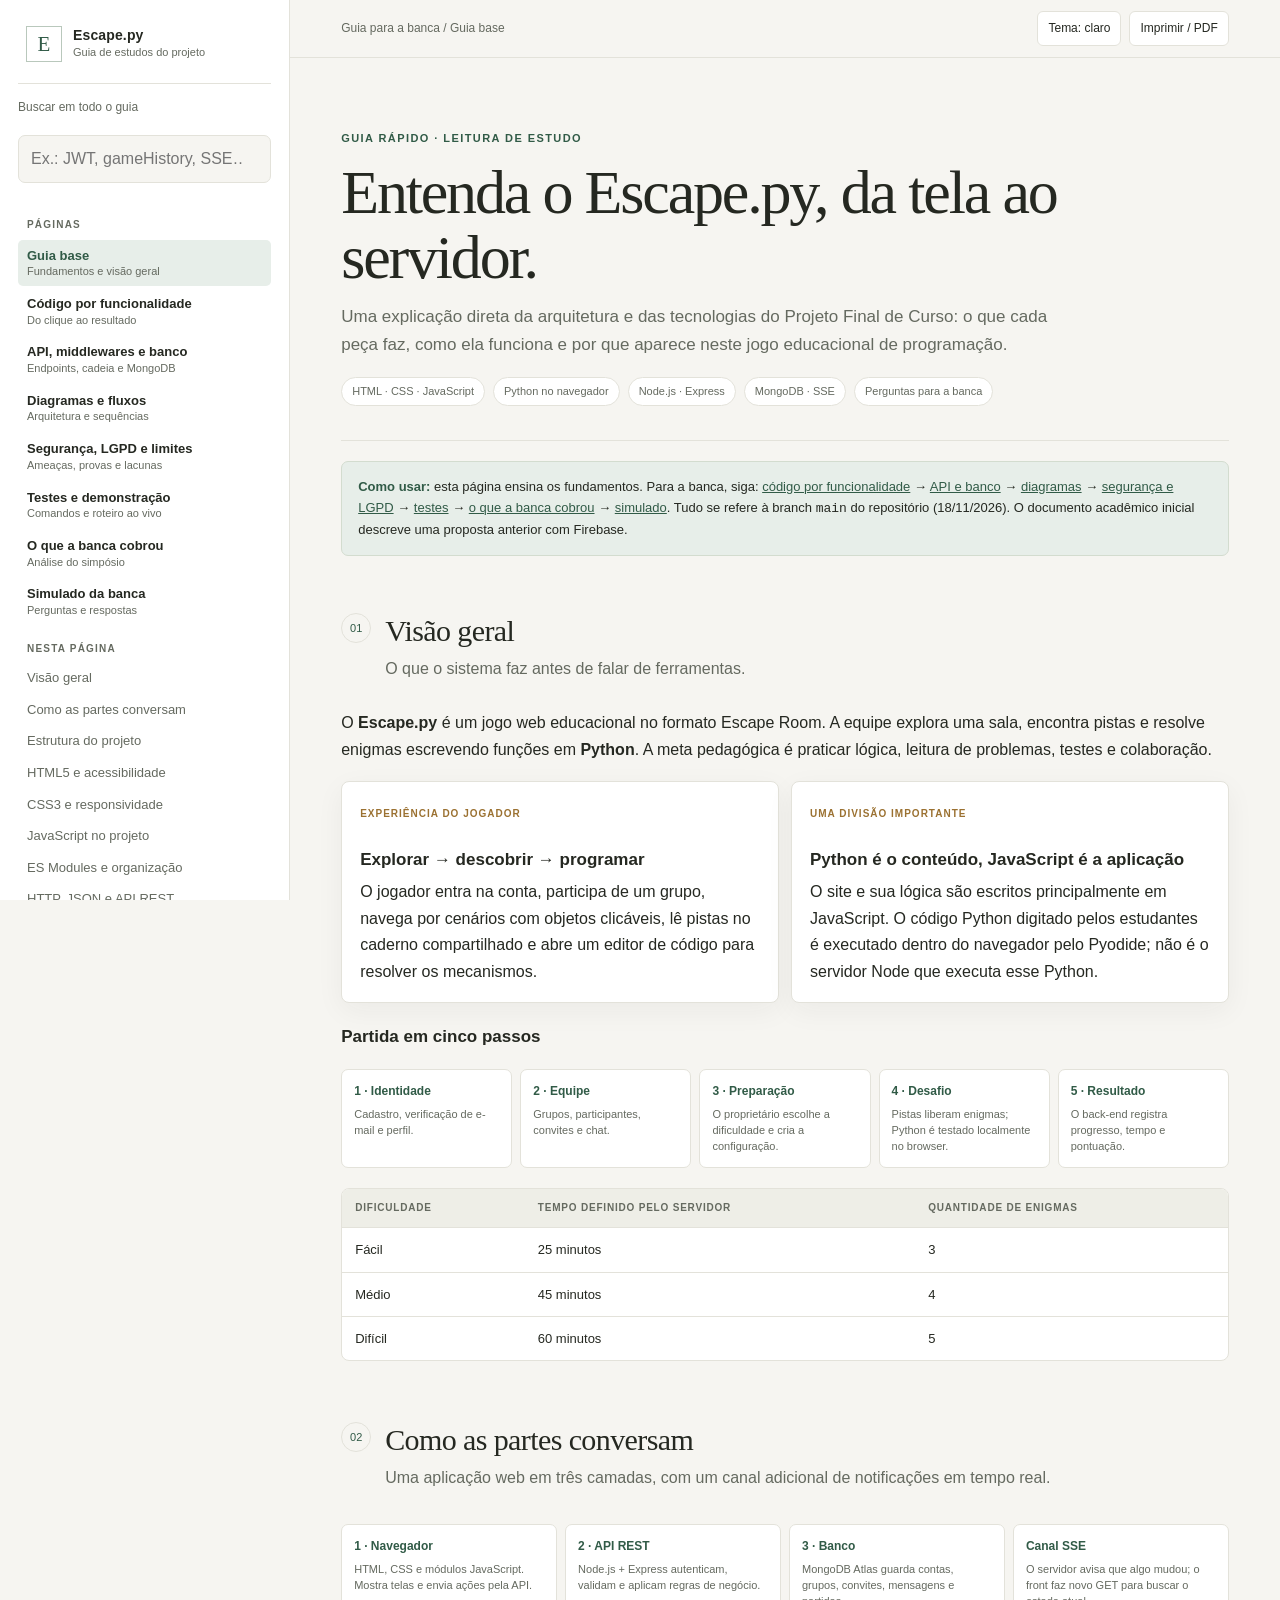
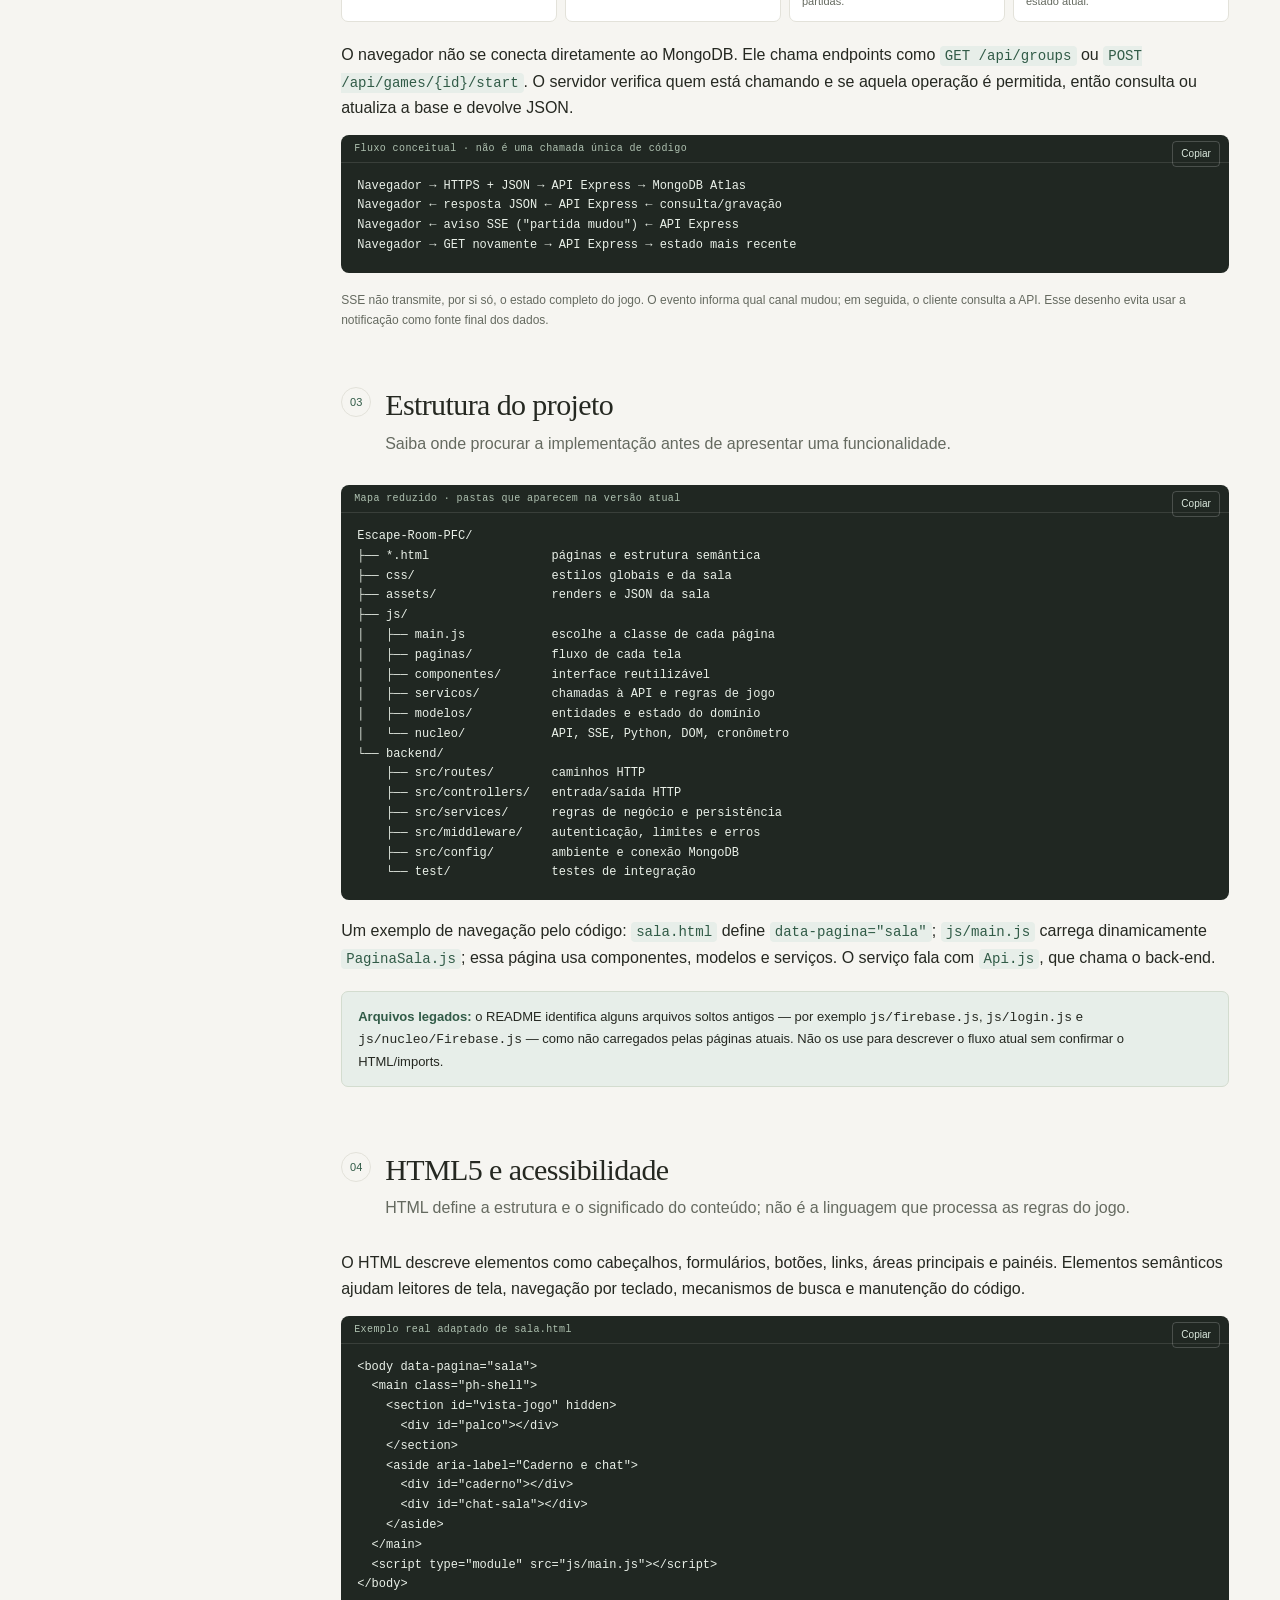
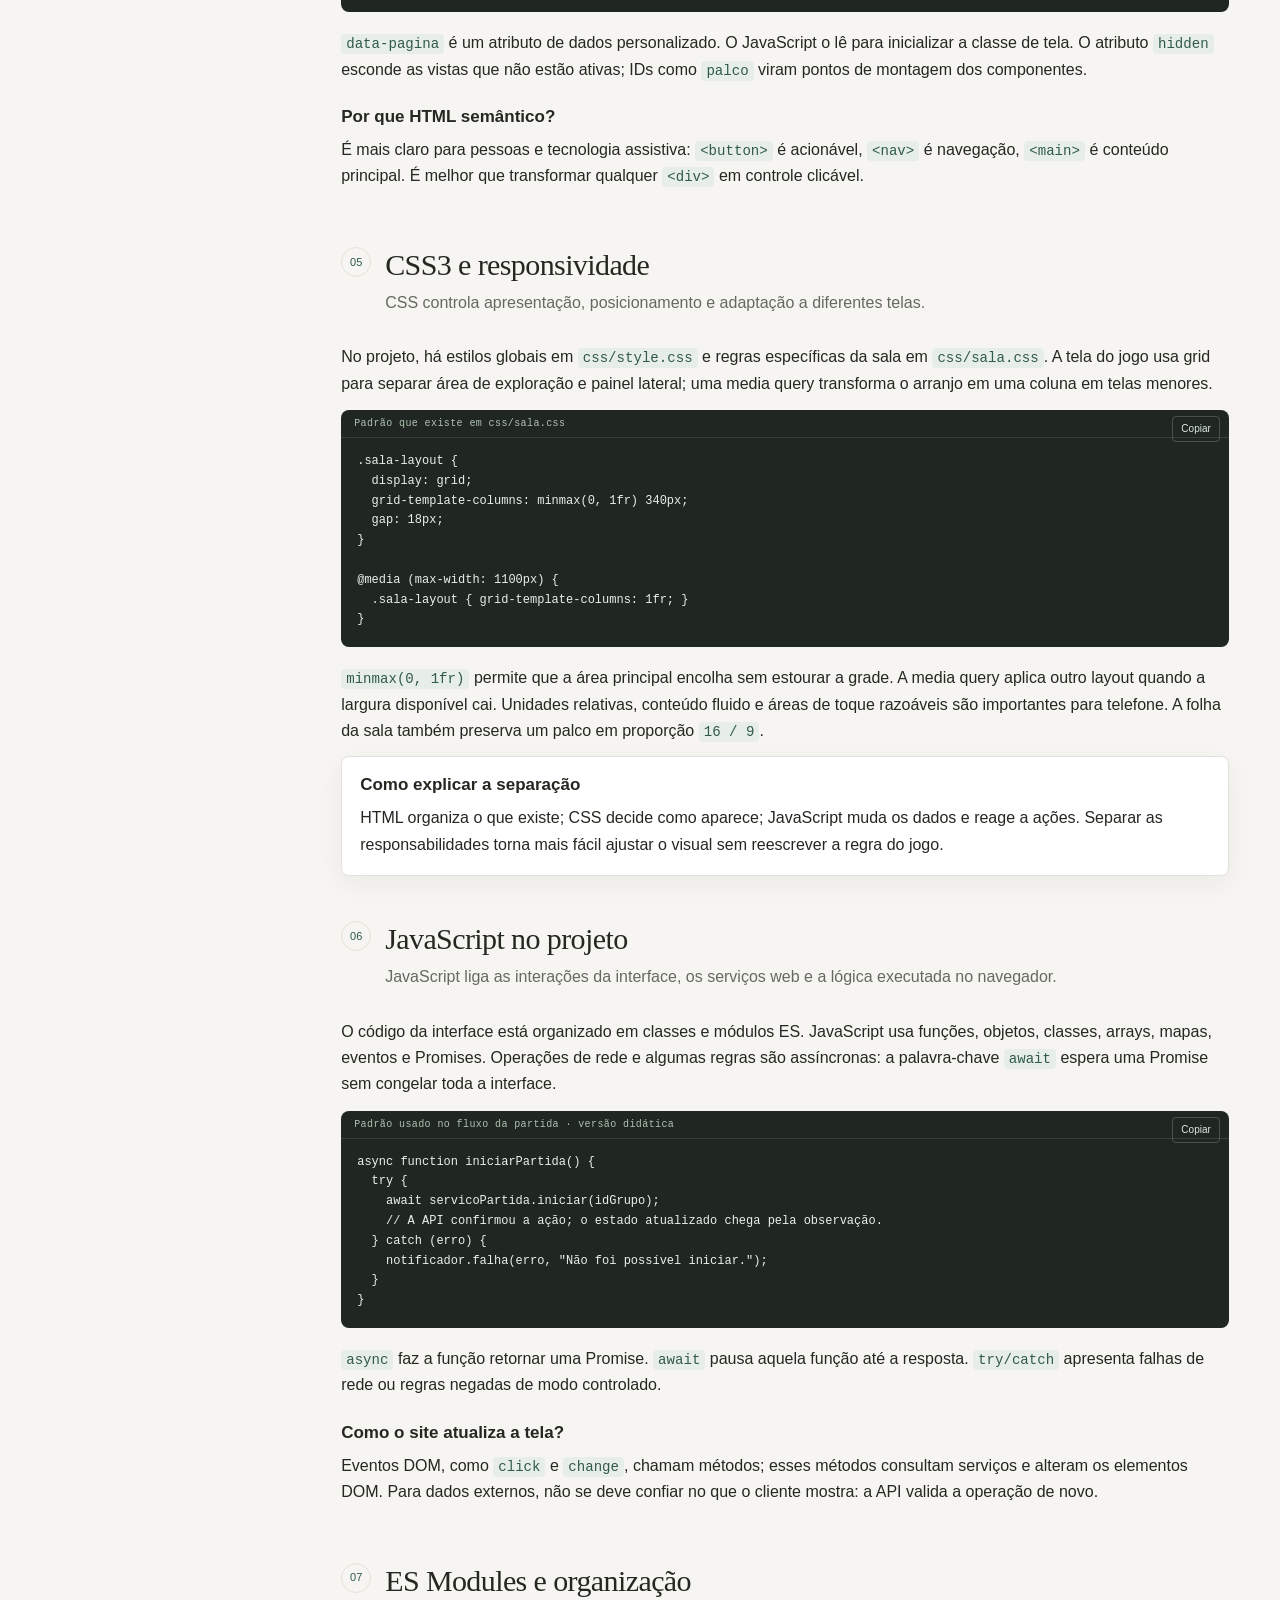
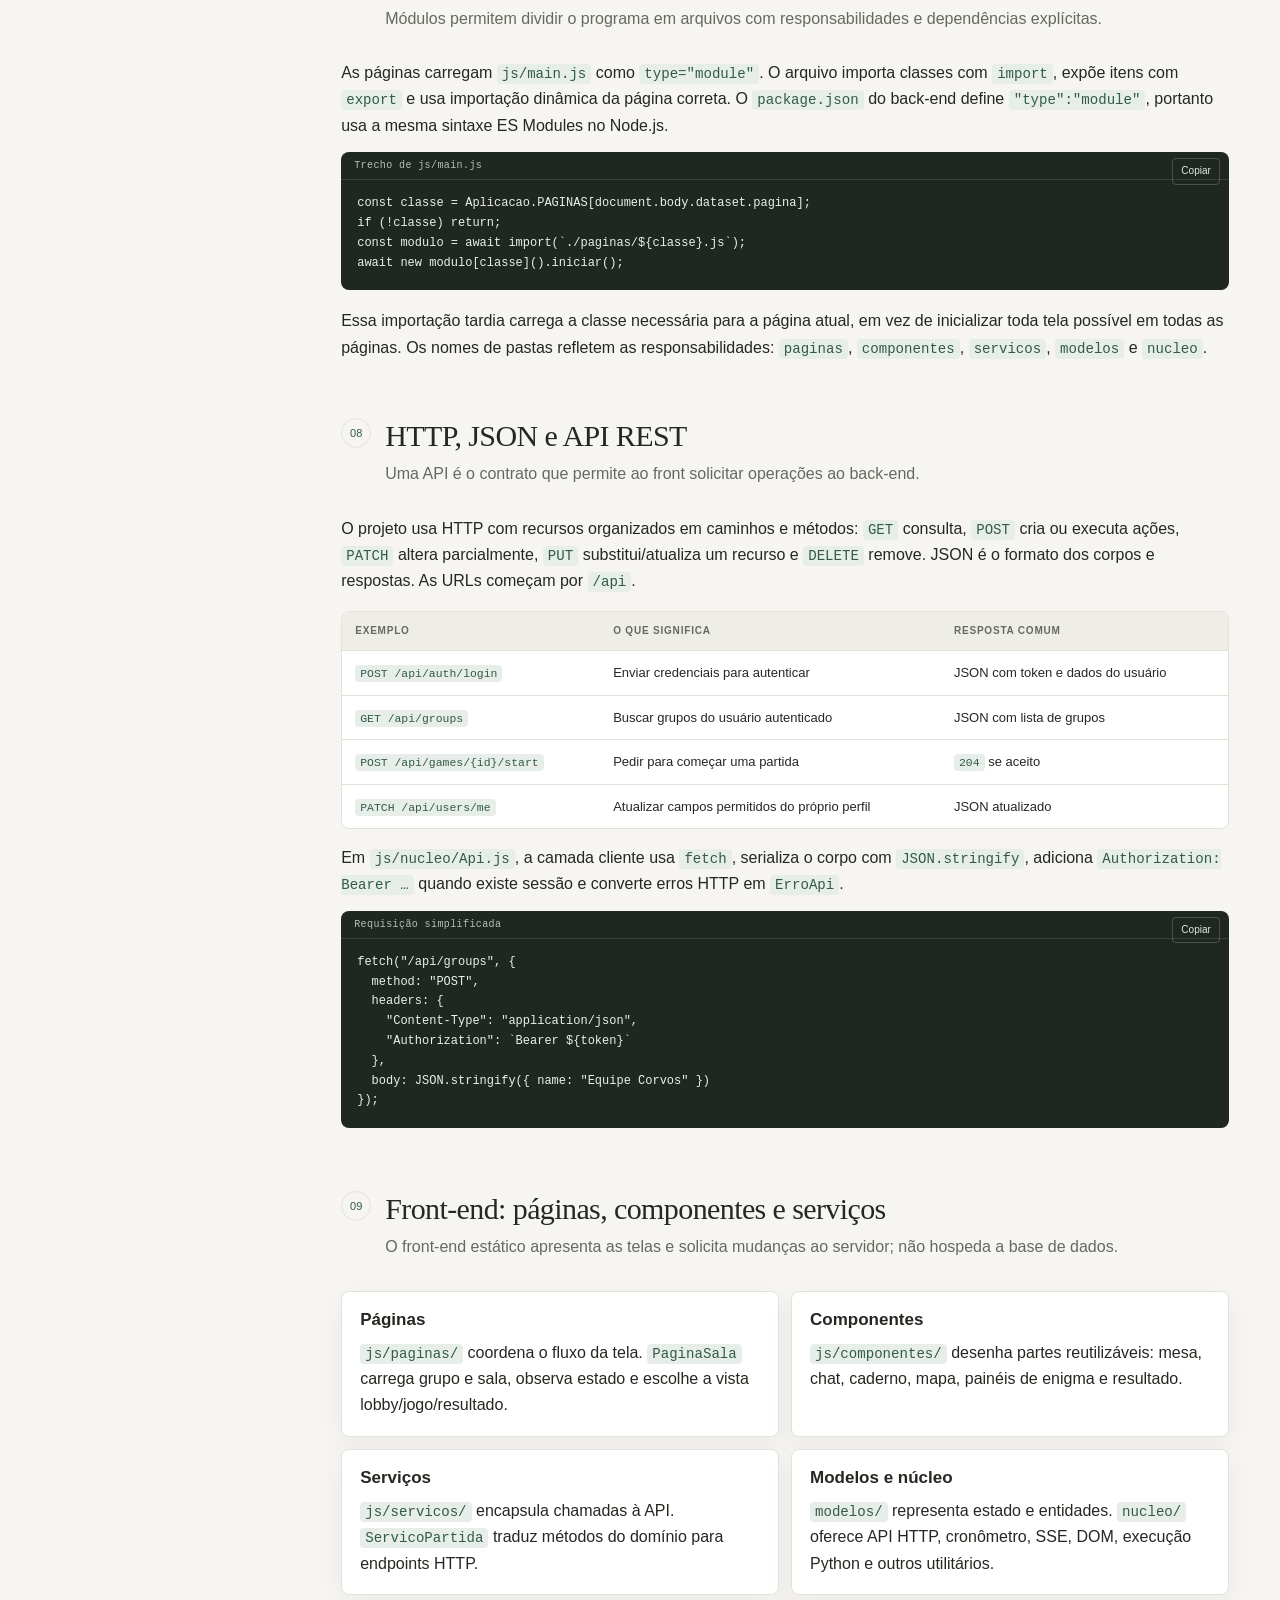
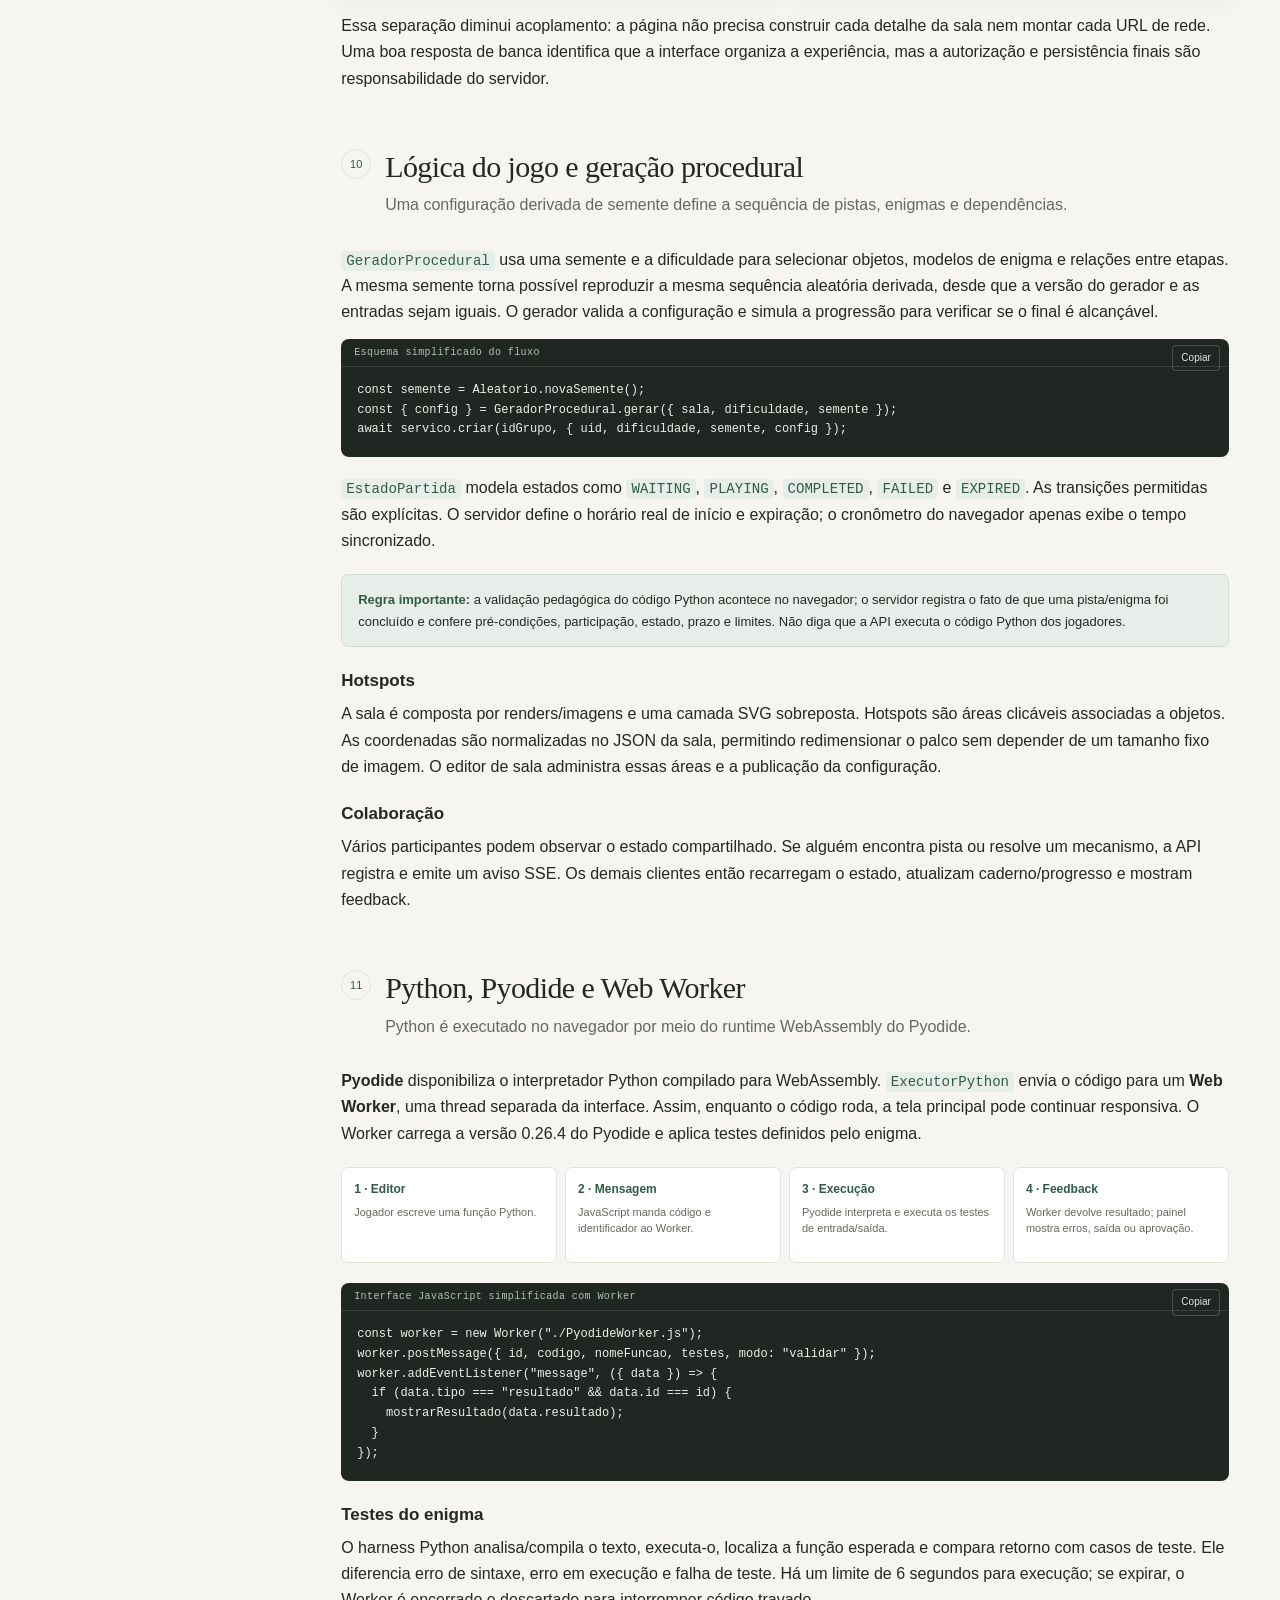
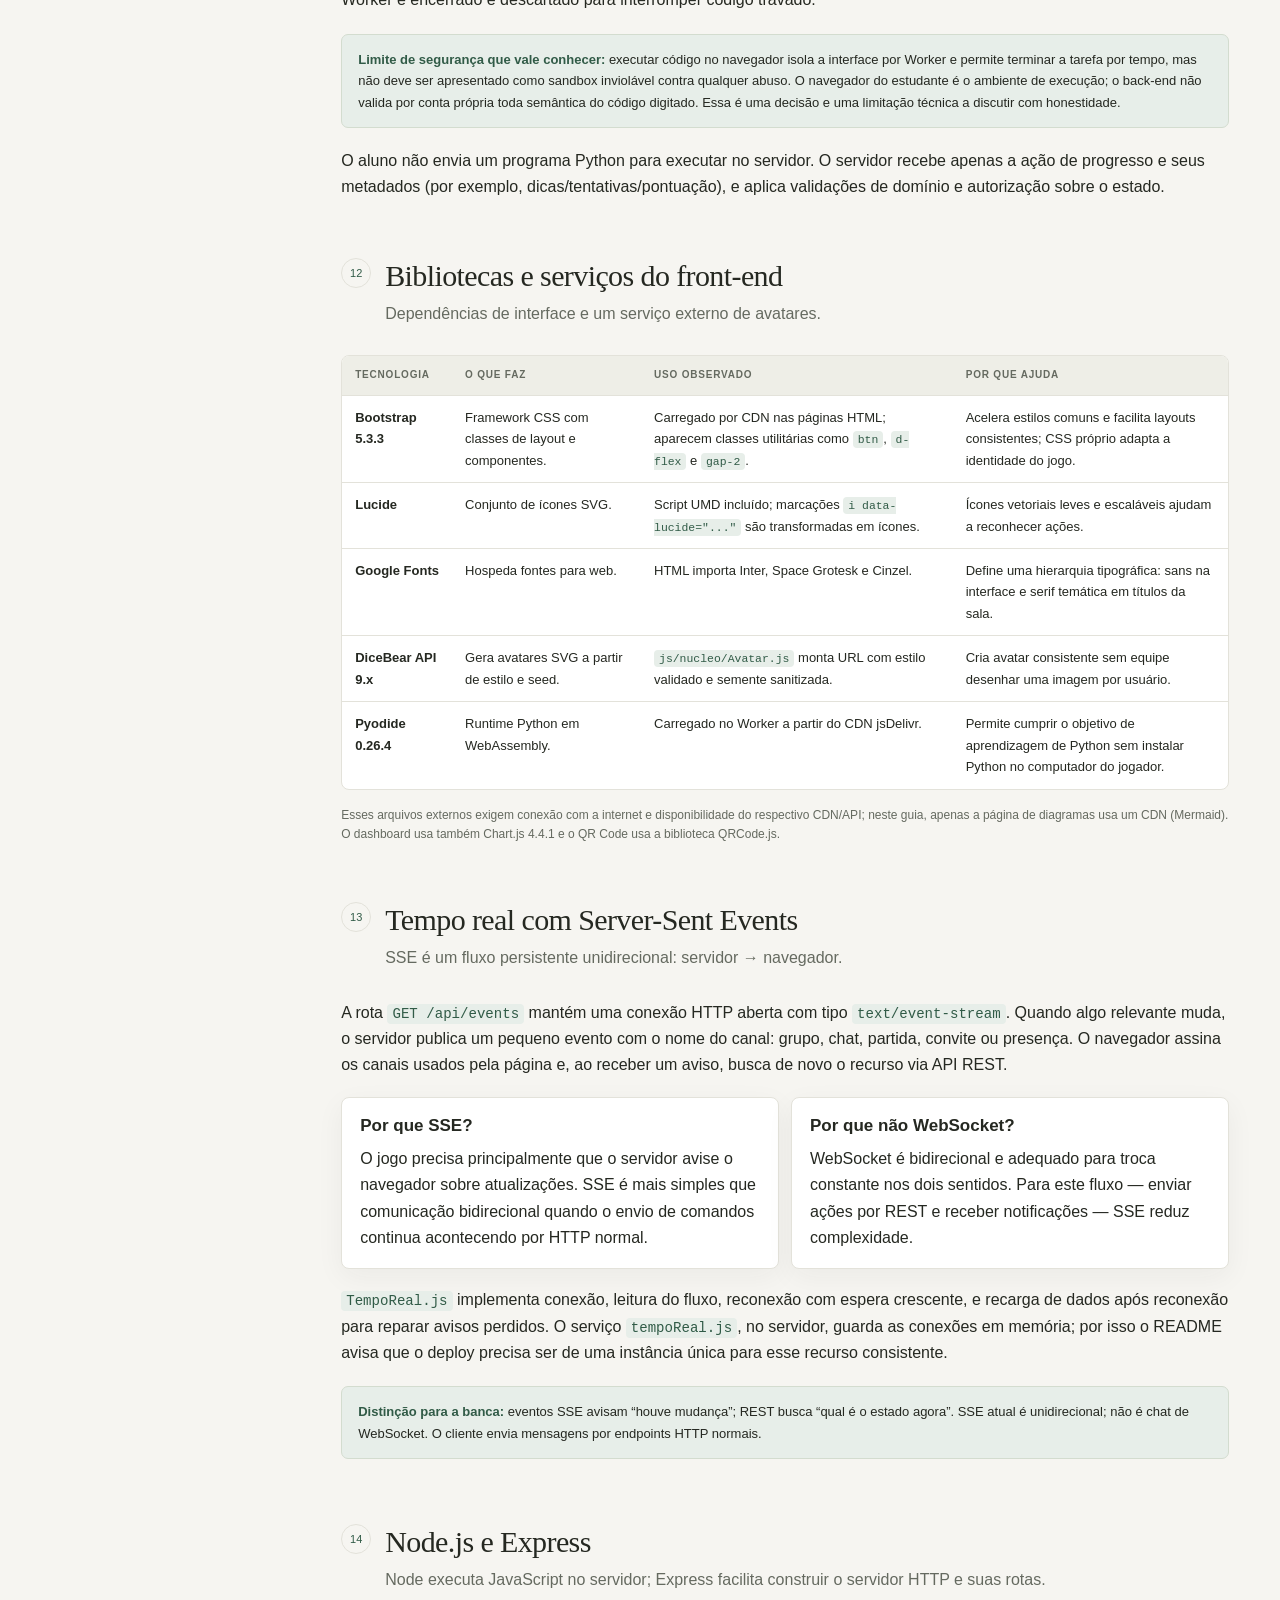
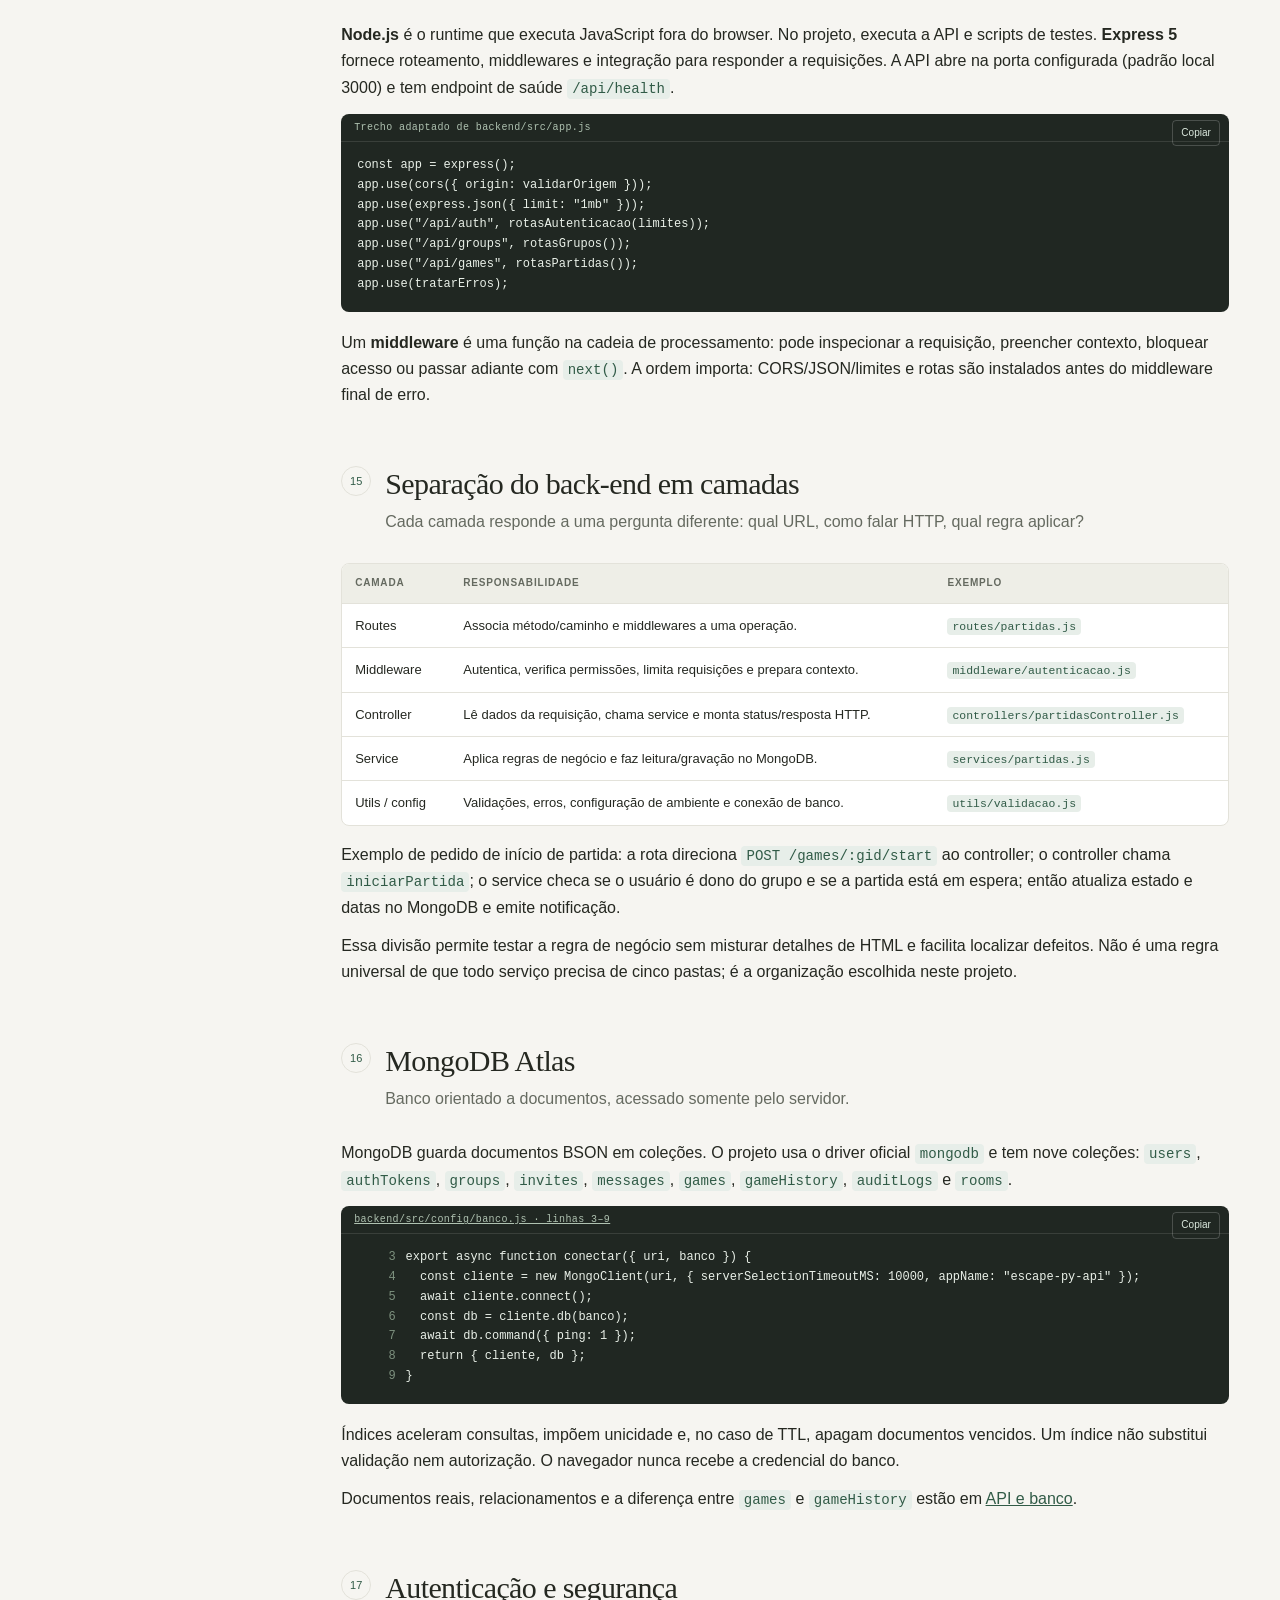
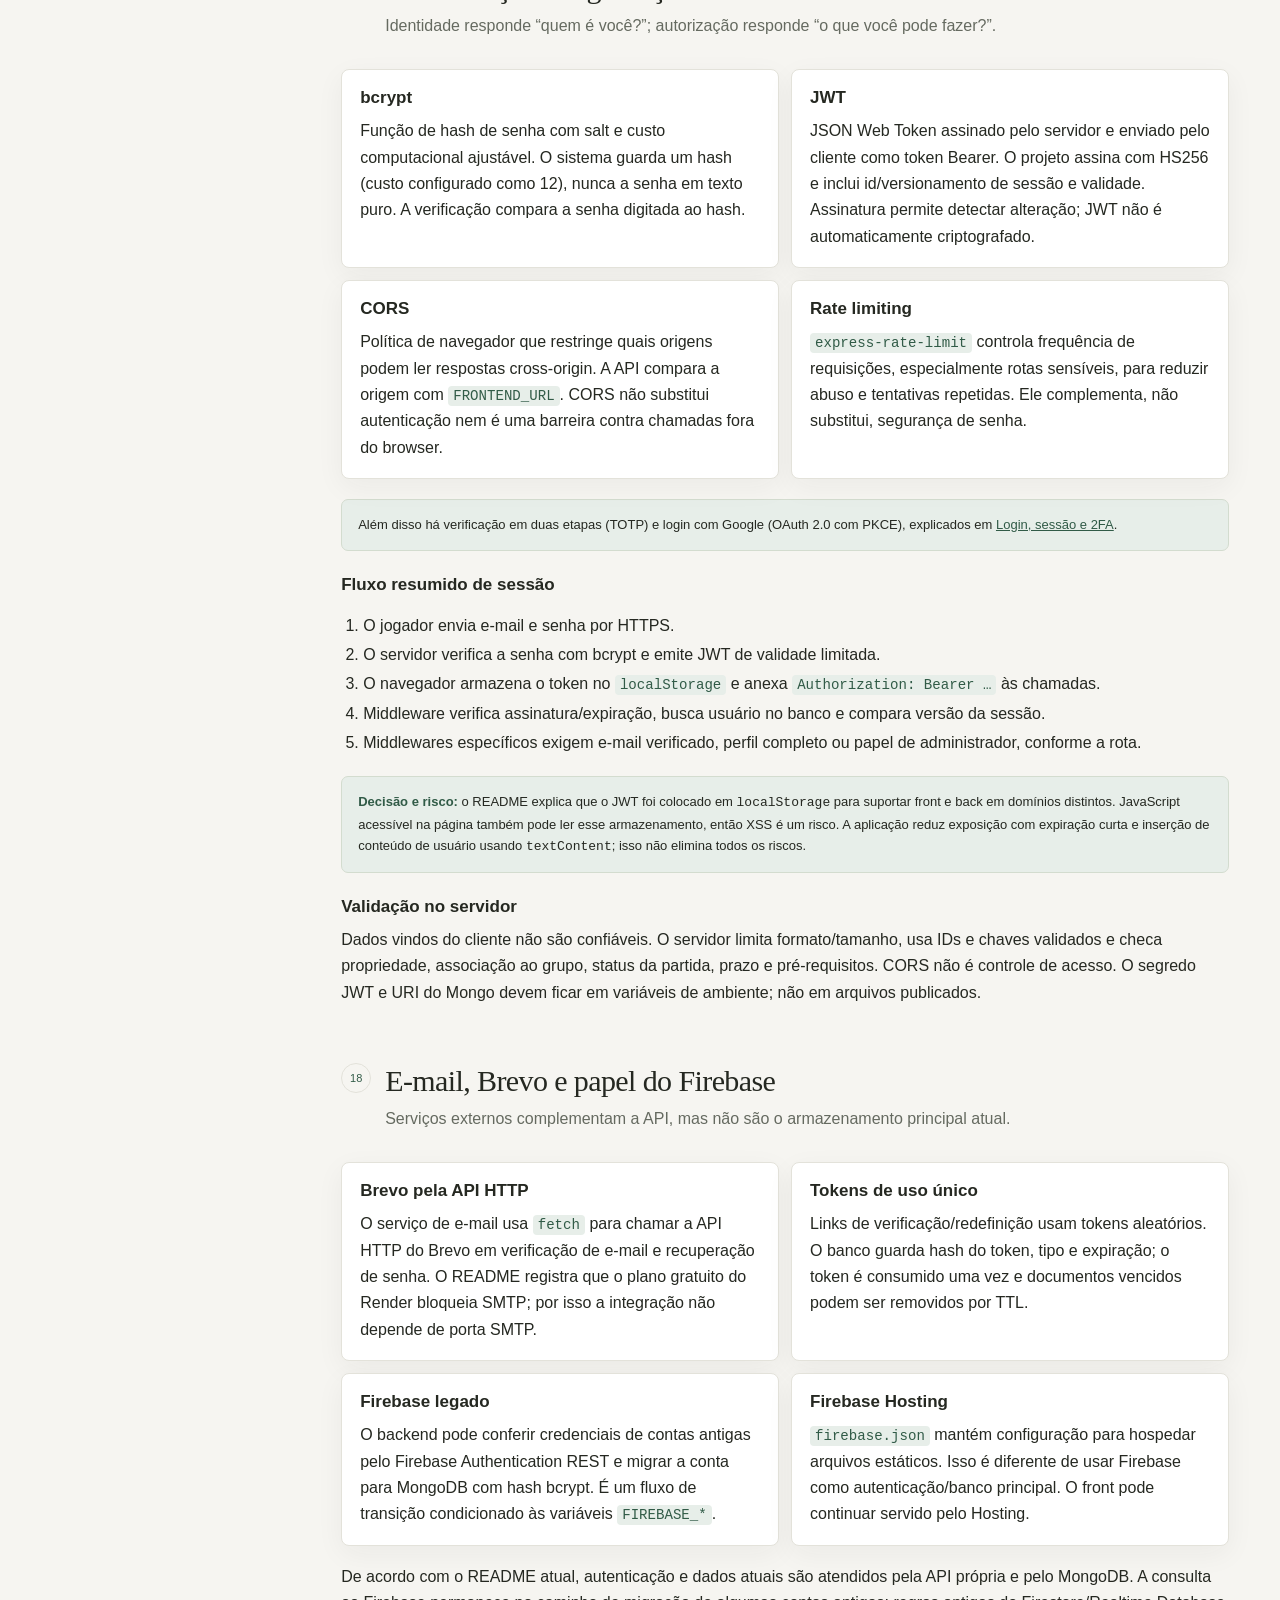
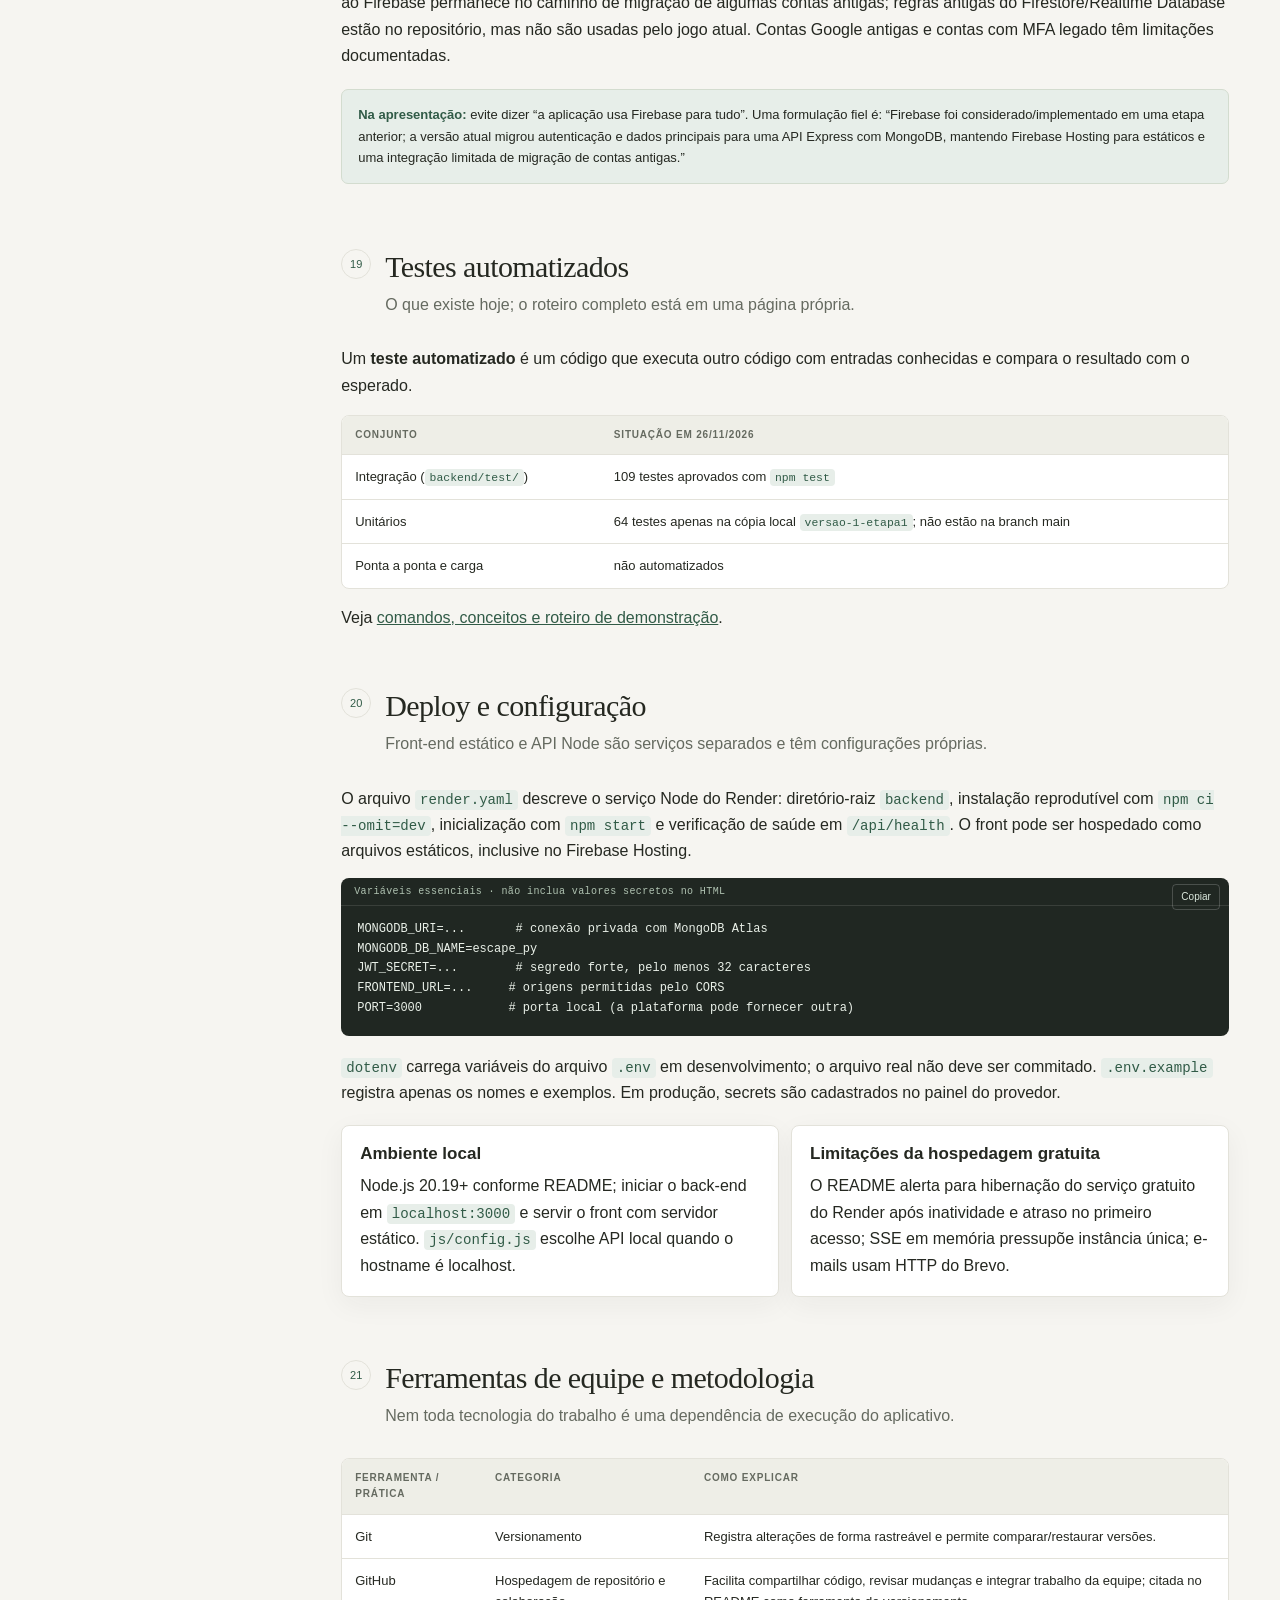
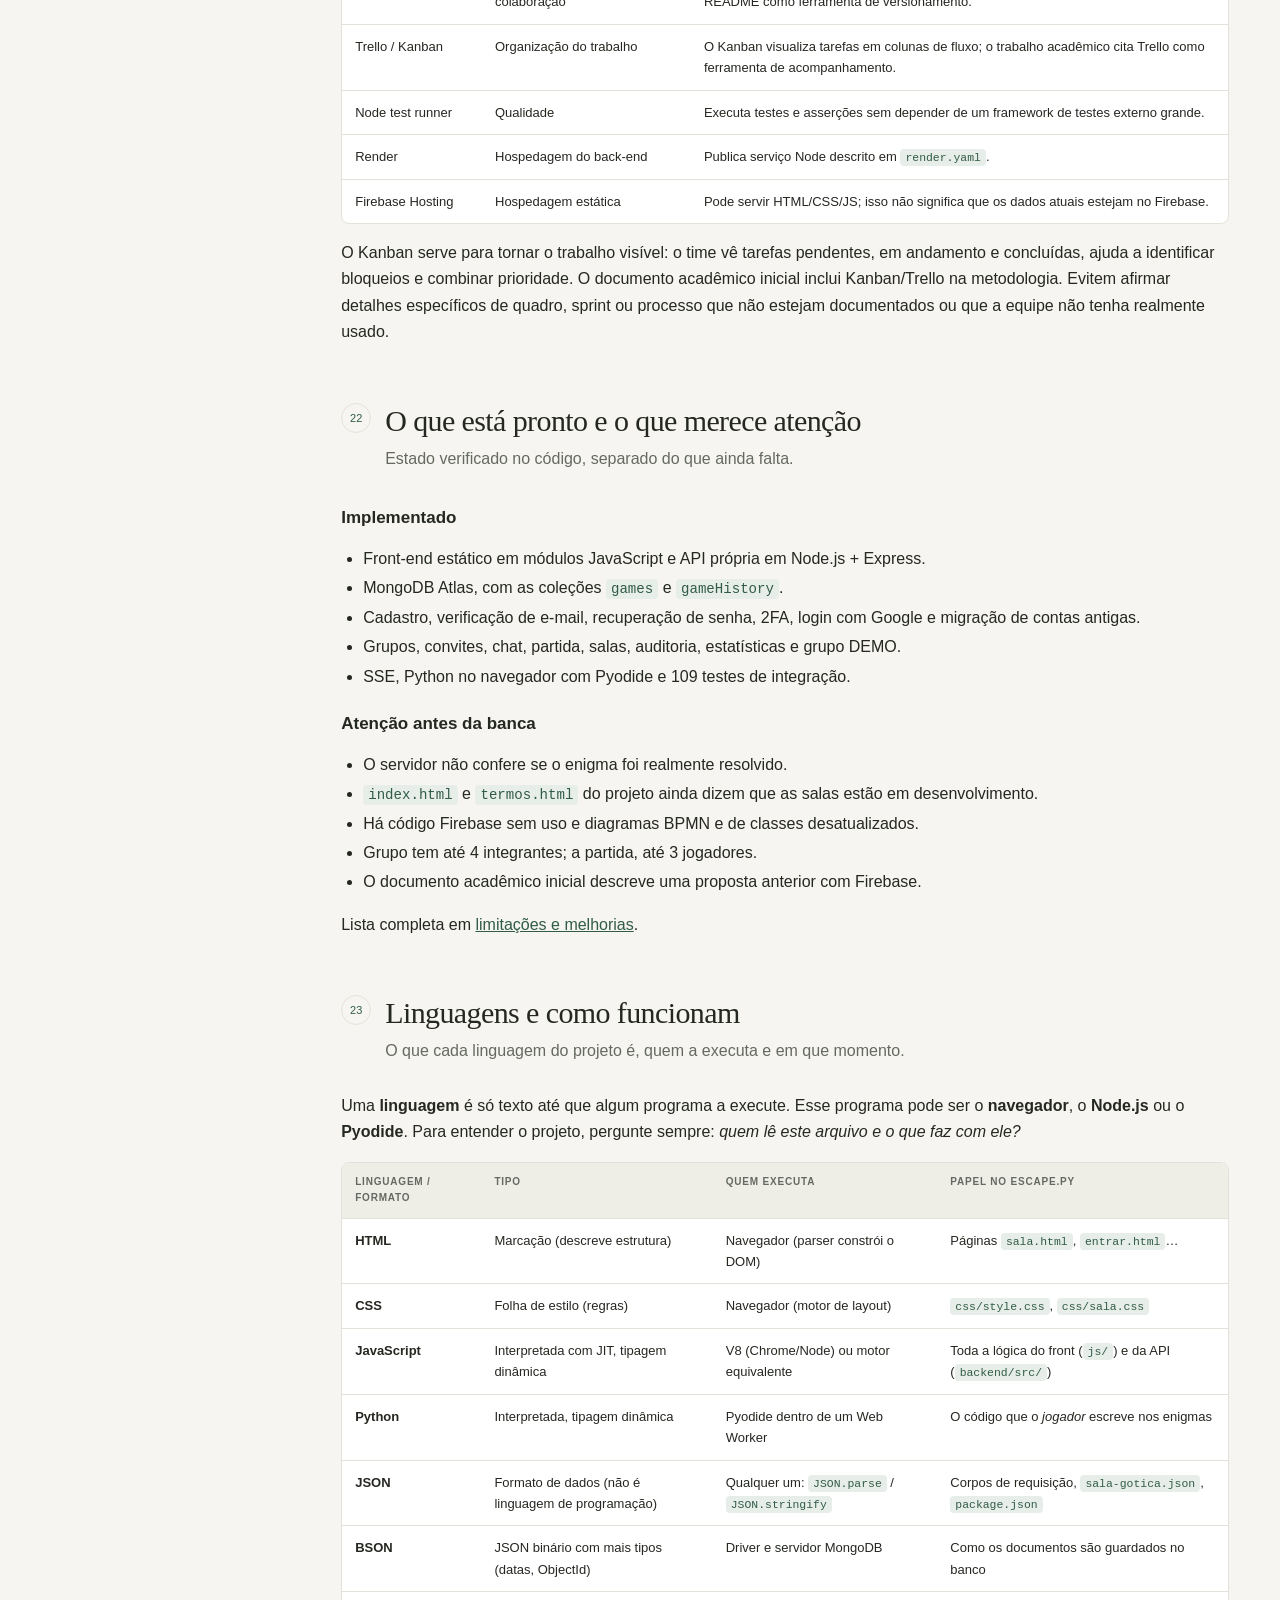
<file: index.html>
<!doctype html>
<html lang="pt-BR" data-tema="claro">
<head>
<meta charset="utf-8">
<meta name="viewport" content="width=device-width, initial-scale=1">
<meta name="theme-color" content="#f6f5f1">
<title>Guia base · Escape.py</title>
<link rel="stylesheet" href="assets/guia.css">
</head>
<body>
<div class="layout">
<aside class="sidebar" id="sidebar" aria-label="Navegação do guia">
  <a class="brand" href="index.html"><span class="brand-mark" aria-hidden="true">E</span><span><strong>Escape.py</strong><small>Guia de estudos do projeto</small></span></a>
  <label class="small" for="busca" style="display:block;margin-top:14px">Buscar em todo o guia</label>
  <input id="busca" class="nav-search" type="search" placeholder="Ex.: JWT, gameHistory, SSE…" autocomplete="off">
  <div id="achados" hidden></div>
  <nav id="navegacao">
    <div class="nav-group"><p class="nav-title">Páginas</p><div class="nav-list paginas"><a href="index.html" class=atual aria-current=page><b>Guia base</b><small>Fundamentos e visão geral</small></a><a href="codigo.html"><b>Código por funcionalidade</b><small>Do clique ao resultado</small></a><a href="api-banco.html"><b>API, middlewares e banco</b><small>Endpoints, cadeia e MongoDB</small></a><a href="diagramas.html"><b>Diagramas e fluxos</b><small>Arquitetura e sequências</small></a><a href="seguranca.html"><b>Segurança, LGPD e limites</b><small>Ameaças, provas e lacunas</small></a><a href="testes.html"><b>Testes e demonstração</b><small>Comandos e roteiro ao vivo</small></a><a href="simposio.html"><b>O que a banca cobrou</b><small>Análise do simpósio</small></a><a href="simulado.html"><b>Simulado da banca</b><small>Perguntas e respostas</small></a></div></div>
    <div class="nav-group"><p class="nav-title">Nesta página</p><div class="nav-list" id="locais"><a href="#visao-geral">Visão geral</a><a href="#arquitetura">Como as partes conversam</a><a href="#estrutura">Estrutura do projeto</a><a href="#html">HTML5 e acessibilidade</a><a href="#css">CSS3 e responsividade</a><a href="#javascript">JavaScript no projeto</a><a href="#esmodules">ES Modules e organização</a><a href="#http-api">HTTP, JSON e API REST</a><a href="#frontend-arquitetura">Páginas e componentes</a><a href="#partida">Lógica da partida</a><a href="#python-browser">Python, Pyodide e Worker</a><a href="#bibliotecas-web">Bootstrap, Lucide e DiceBear</a><a href="#tempo-real">Tempo real com SSE</a><a href="#node-express">Node.js e Express</a><a href="#camadas">Rotas, controllers e services</a><a href="#mongodb">MongoDB Atlas</a><a href="#auth-seguranca">Autenticação e segurança</a><a href="#email">E-mail, Brevo e migração</a><a href="#testes">Testes automatizados</a><a href="#deploy">Deploy e configuração</a><a href="#ferramentas">Ferramentas e metodologia</a><a href="#estado-atual">O que está pronto e pontos de atenção</a><a href="#linguagens">Linguagens e como funcionam</a><a href="#aprenda-js">JavaScript do zero</a><a href="#aprenda-backend">Back-end do zero</a><a href="#rastreio">Rastreando uma requisição</a><a href="#perguntas">Perguntas da banca</a><a href="#glossario">Glossário rápido</a></div></div>
  </nav>
  <div class="side-foot">Baseado no código do repositório Escape-Room-PFC, branch main, commit <a href="https://github.com/pfcumc2026/Escape-Room-PFC/tree/37cd1d6393ed8550972f173e519ec6925c65aec6">37cd1d6</a> (18/11/2026).</div>
</aside>
<main class="main" id="inicio">
  <header class="topbar"><div style="display:flex;align-items:center;gap:10px"><button class="menu-button" id="menu-toggle" aria-label="Abrir navegação" aria-expanded="false">☰</button><span class="crumb">Guia para a banca / Guia base</span></div><div class="top-actions"><button class="icon-button" id="tema-toggle" type="button" aria-label="Alternar tema">Tema: claro</button><button class="icon-button" id="imprimir" type="button">Imprimir / PDF</button></div></header>
  <article class="content">

    <header class="intro">
      <span class="eyebrow">Guia rápido · leitura de estudo</span>
      <h1>Entenda o Escape.py, da tela ao servidor.</h1>
      <p>Uma explicação direta da arquitetura e das tecnologias do Projeto Final de Curso: o que cada peça faz, como ela funciona e por que aparece neste jogo educacional de programação.</p>
      <div class="intro-tags"><span class="tag">HTML · CSS · JavaScript</span><span class="tag">Python no navegador</span><span class="tag">Node.js · Express</span><span class="tag">MongoDB · SSE</span><span class="tag">Perguntas para a banca</span></div>
    </header>
    <div class="note"><strong>Como usar:</strong> esta página ensina os fundamentos. Para a banca, siga: <a href="codigo.html">código por funcionalidade</a> → <a href="api-banco.html">API e banco</a> → <a href="diagramas.html">diagramas</a> → <a href="seguranca.html">segurança e LGPD</a> → <a href="testes.html">testes</a> → <a href="simposio.html">o que a banca cobrou</a> → <a href="simulado.html">simulado</a>. Tudo se refere à branch <code>main</code> do repositório (18/11/2026). O documento acadêmico inicial descreve uma proposta anterior com Firebase.</div>
    <div class="no-results" id="sem-resultados">Nenhum tópico corresponde à busca. Tente outro termo.</div>

    <section class="section" id="visao-geral" data-title="Visão geral">
      <div class="section-head"><span class="section-number">01</span><div><h2>Visão geral</h2><p class="lede">O que o sistema faz antes de falar de ferramentas.</p></div></div>
      <p>O <strong>Escape.py</strong> é um jogo web educacional no formato Escape Room. A equipe explora uma sala, encontra pistas e resolve enigmas escrevendo funções em <strong>Python</strong>. A meta pedagógica é praticar lógica, leitura de problemas, testes e colaboração.</p>
      <div class="grid">
        <div class="panel"><span class="kicker">Experiência do jogador</span><h3>Explorar → descobrir → programar</h3><p>O jogador entra na conta, participa de um grupo, navega por cenários com objetos clicáveis, lê pistas no caderno compartilhado e abre um editor de código para resolver os mecanismos.</p></div>
        <div class="panel"><span class="kicker">Uma divisão importante</span><h3>Python é o conteúdo, JavaScript é a aplicação</h3><p>O site e sua lógica são escritos principalmente em JavaScript. O código Python digitado pelos estudantes é executado dentro do navegador pelo Pyodide; não é o servidor Node que executa esse Python.</p></div>
      </div>
      <h3>Partida em cinco passos</h3>
      <div class="flow" aria-label="Fluxo resumido da partida"><div class="flow-step"><b>1 · Identidade</b><span>Cadastro, verificação de e-mail e perfil.</span></div><div class="flow-step"><b>2 · Equipe</b><span>Grupos, participantes, convites e chat.</span></div><div class="flow-step"><b>3 · Preparação</b><span>O proprietário escolhe a dificuldade e cria a configuração.</span></div><div class="flow-step"><b>4 · Desafio</b><span>Pistas liberam enigmas; Python é testado localmente no browser.</span></div><div class="flow-step"><b>5 · Resultado</b><span>O back-end registra progresso, tempo e pontuação.</span></div></div>
      <div class="table-wrap"><table><thead><tr><th>Dificuldade</th><th>Tempo definido pelo servidor</th><th>Quantidade de enigmas</th></tr></thead><tbody><tr><td>Fácil</td><td>25 minutos</td><td>3</td></tr><tr><td>Médio</td><td>45 minutos</td><td>4</td></tr><tr><td>Difícil</td><td>60 minutos</td><td>5</td></tr></tbody></table></div>
    </section>

    <section class="section" id="arquitetura" data-title="Como as partes conversam">
      <div class="section-head"><span class="section-number">02</span><div><h2>Como as partes conversam</h2><p class="lede">Uma aplicação web em três camadas, com um canal adicional de notificações em tempo real.</p></div></div>
      <div class="flow" style="grid-template-columns:repeat(4,minmax(0,1fr))"><div class="flow-step"><b>1 · Navegador</b><span>HTML, CSS e módulos JavaScript. Mostra telas e envia ações pela API.</span></div><div class="flow-step"><b>2 · API REST</b><span>Node.js + Express autenticam, validam e aplicam regras de negócio.</span></div><div class="flow-step"><b>3 · Banco</b><span>MongoDB Atlas guarda contas, grupos, convites, mensagens e partidas.</span></div><div class="flow-step"><b>Canal SSE</b><span>O servidor avisa que algo mudou; o front faz novo GET para buscar o estado atual.</span></div></div>
      <p>O navegador não se conecta diretamente ao MongoDB. Ele chama endpoints como <code>GET /api/groups</code> ou <code>POST /api/games/{id}/start</code>. O servidor verifica quem está chamando e se aquela operação é permitida, então consulta ou atualiza a base e devolve JSON.</p>
      <div class="codebox"><div class="code-label">Fluxo conceitual · não é uma chamada única de código</div><button class="copy" type="button">Copiar</button><pre><code>Navegador → HTTPS + JSON → API Express → MongoDB Atlas
Navegador ← resposta JSON ← API Express ← consulta/gravação
Navegador ← aviso SSE ("partida mudou") ← API Express
Navegador → GET novamente → API Express → estado mais recente</code></pre></div>
      <p class="small">SSE não transmite, por si só, o estado completo do jogo. O evento informa qual canal mudou; em seguida, o cliente consulta a API. Esse desenho evita usar a notificação como fonte final dos dados.</p>
    </section>

    <section class="section" id="estrutura" data-title="Estrutura do projeto">
      <div class="section-head"><span class="section-number">03</span><div><h2>Estrutura do projeto</h2><p class="lede">Saiba onde procurar a implementação antes de apresentar uma funcionalidade.</p></div></div>
      <div class="codebox"><div class="code-label">Mapa reduzido · pastas que aparecem na versão atual</div><button class="copy" type="button">Copiar</button><pre><code>Escape-Room-PFC/
├── *.html                 páginas e estrutura semântica
├── css/                   estilos globais e da sala
├── assets/                renders e JSON da sala
├── js/
│   ├── main.js            escolhe a classe de cada página
│   ├── paginas/           fluxo de cada tela
│   ├── componentes/       interface reutilizável
│   ├── servicos/          chamadas à API e regras de jogo
│   ├── modelos/           entidades e estado do domínio
│   └── nucleo/            API, SSE, Python, DOM, cronômetro
└── backend/
    ├── src/routes/        caminhos HTTP
    ├── src/controllers/   entrada/saída HTTP
    ├── src/services/      regras de negócio e persistência
    ├── src/middleware/    autenticação, limites e erros
    ├── src/config/        ambiente e conexão MongoDB
    └── test/              testes de integração</code></pre></div>
      <p>Um exemplo de navegação pelo código: <code>sala.html</code> define <code>data-pagina="sala"</code>; <code>js/main.js</code> carrega dinamicamente <code>PaginaSala.js</code>; essa página usa componentes, modelos e serviços. O serviço fala com <code>Api.js</code>, que chama o back-end.</p>
      <div class="note"><strong>Arquivos legados:</strong> o README identifica alguns arquivos soltos antigos — por exemplo <code>js/firebase.js</code>, <code>js/login.js</code> e <code>js/nucleo/Firebase.js</code> — como não carregados pelas páginas atuais. Não os use para descrever o fluxo atual sem confirmar o HTML/imports.</div>
    </section>

    <section class="section" id="html" data-title="HTML5 e acessibilidade">
      <div class="section-head"><span class="section-number">04</span><div><h2>HTML5 e acessibilidade</h2><p class="lede">HTML define a estrutura e o significado do conteúdo; não é a linguagem que processa as regras do jogo.</p></div></div>
      <p>O HTML descreve elementos como cabeçalhos, formulários, botões, links, áreas principais e painéis. Elementos semânticos ajudam leitores de tela, navegação por teclado, mecanismos de busca e manutenção do código.</p>
      <div class="codebox"><div class="code-label">Exemplo real adaptado de sala.html</div><button class="copy" type="button">Copiar</button><pre><code>&lt;body data-pagina="sala"&gt;
  &lt;main class="ph-shell"&gt;
    &lt;section id="vista-jogo" hidden&gt;
      &lt;div id="palco"&gt;&lt;/div&gt;
    &lt;/section&gt;
    &lt;aside aria-label="Caderno e chat"&gt;
      &lt;div id="caderno"&gt;&lt;/div&gt;
      &lt;div id="chat-sala"&gt;&lt;/div&gt;
    &lt;/aside&gt;
  &lt;/main&gt;
  &lt;script type="module" src="js/main.js"&gt;&lt;/script&gt;
&lt;/body&gt;</code></pre></div>
      <p><code>data-pagina</code> é um atributo de dados personalizado. O JavaScript o lê para inicializar a classe de tela. O atributo <code>hidden</code> esconde as vistas que não estão ativas; IDs como <code>palco</code> viram pontos de montagem dos componentes.</p>
      <h3>Por que HTML semântico?</h3><p>É mais claro para pessoas e tecnologia assistiva: <code>&lt;button&gt;</code> é acionável, <code>&lt;nav&gt;</code> é navegação, <code>&lt;main&gt;</code> é conteúdo principal. É melhor que transformar qualquer <code>&lt;div&gt;</code> em controle clicável.</p>
    </section>

    <section class="section" id="css" data-title="CSS3 e responsividade">
      <div class="section-head"><span class="section-number">05</span><div><h2>CSS3 e responsividade</h2><p class="lede">CSS controla apresentação, posicionamento e adaptação a diferentes telas.</p></div></div>
      <p>No projeto, há estilos globais em <code>css/style.css</code> e regras específicas da sala em <code>css/sala.css</code>. A tela do jogo usa grid para separar área de exploração e painel lateral; uma media query transforma o arranjo em uma coluna em telas menores.</p>
      <div class="codebox"><div class="code-label">Padrão que existe em css/sala.css</div><button class="copy" type="button">Copiar</button><pre><code>.sala-layout {
  display: grid;
  grid-template-columns: minmax(0, 1fr) 340px;
  gap: 18px;
}

@media (max-width: 1100px) {
  .sala-layout { grid-template-columns: 1fr; }
}</code></pre></div>
      <p><code>minmax(0, 1fr)</code> permite que a área principal encolha sem estourar a grade. A media query aplica outro layout quando a largura disponível cai. Unidades relativas, conteúdo fluido e áreas de toque razoáveis são importantes para telefone. A folha da sala também preserva um palco em proporção <code>16 / 9</code>.</p>
      <div class="panel"><h3>Como explicar a separação</h3><p>HTML organiza o que existe; CSS decide como aparece; JavaScript muda os dados e reage a ações. Separar as responsabilidades torna mais fácil ajustar o visual sem reescrever a regra do jogo.</p></div>
    </section>

    <section class="section" id="javascript" data-title="JavaScript no projeto">
      <div class="section-head"><span class="section-number">06</span><div><h2>JavaScript no projeto</h2><p class="lede">JavaScript liga as interações da interface, os serviços web e a lógica executada no navegador.</p></div></div>
      <p>O código da interface está organizado em classes e módulos ES. JavaScript usa funções, objetos, classes, arrays, mapas, eventos e Promises. Operações de rede e algumas regras são assíncronas: a palavra-chave <code>await</code> espera uma Promise sem congelar toda a interface.</p>
      <div class="codebox"><div class="code-label">Padrão usado no fluxo da partida · versão didática</div><button class="copy" type="button">Copiar</button><pre><code>async function iniciarPartida() {
  try {
    await servicoPartida.iniciar(idGrupo);
    // A API confirmou a ação; o estado atualizado chega pela observação.
  } catch (erro) {
    notificador.falha(erro, "Não foi possível iniciar.");
  }
}</code></pre></div>
      <p><code>async</code> faz a função retornar uma Promise. <code>await</code> pausa aquela função até a resposta. <code>try/catch</code> apresenta falhas de rede ou regras negadas de modo controlado.</p>
      <h3>Como o site atualiza a tela?</h3><p>Eventos DOM, como <code>click</code> e <code>change</code>, chamam métodos; esses métodos consultam serviços e alteram os elementos DOM. Para dados externos, não se deve confiar no que o cliente mostra: a API valida a operação de novo.</p>
    </section>

    <section class="section" id="esmodules" data-title="ES Modules e organização">
      <div class="section-head"><span class="section-number">07</span><div><h2>ES Modules e organização</h2><p class="lede">Módulos permitem dividir o programa em arquivos com responsabilidades e dependências explícitas.</p></div></div>
      <p>As páginas carregam <code>js/main.js</code> como <code>type="module"</code>. O arquivo importa classes com <code>import</code>, expõe itens com <code>export</code> e usa importação dinâmica da página correta. O <code>package.json</code> do back-end define <code>"type":"module"</code>, portanto usa a mesma sintaxe ES Modules no Node.js.</p>
      <div class="codebox"><div class="code-label">Trecho de js/main.js</div><button class="copy" type="button">Copiar</button><pre><code>const classe = Aplicacao.PAGINAS[document.body.dataset.pagina];
if (!classe) return;
const modulo = await import(`./paginas/${classe}.js`);
await new modulo[classe]().iniciar();</code></pre></div>
      <p>Essa importação tardia carrega a classe necessária para a página atual, em vez de inicializar toda tela possível em todas as páginas. Os nomes de pastas refletem as responsabilidades: <code>paginas</code>, <code>componentes</code>, <code>servicos</code>, <code>modelos</code> e <code>nucleo</code>.</p>
    </section>

    <section class="section" id="http-api" data-title="HTTP, JSON e API REST">
      <div class="section-head"><span class="section-number">08</span><div><h2>HTTP, JSON e API REST</h2><p class="lede">Uma API é o contrato que permite ao front solicitar operações ao back-end.</p></div></div>
      <p>O projeto usa HTTP com recursos organizados em caminhos e métodos: <code>GET</code> consulta, <code>POST</code> cria ou executa ações, <code>PATCH</code> altera parcialmente, <code>PUT</code> substitui/atualiza um recurso e <code>DELETE</code> remove. JSON é o formato dos corpos e respostas. As URLs começam por <code>/api</code>.</p>
      <div class="table-wrap"><table><thead><tr><th>Exemplo</th><th>O que significa</th><th>Resposta comum</th></tr></thead><tbody><tr><td><code>POST /api/auth/login</code></td><td>Enviar credenciais para autenticar</td><td>JSON com token e dados do usuário</td></tr><tr><td><code>GET /api/groups</code></td><td>Buscar grupos do usuário autenticado</td><td>JSON com lista de grupos</td></tr><tr><td><code>POST /api/games/{id}/start</code></td><td>Pedir para começar uma partida</td><td><code>204</code> se aceito</td></tr><tr><td><code>PATCH /api/users/me</code></td><td>Atualizar campos permitidos do próprio perfil</td><td>JSON atualizado</td></tr></tbody></table></div>
      <p>Em <code>js/nucleo/Api.js</code>, a camada cliente usa <code>fetch</code>, serializa o corpo com <code>JSON.stringify</code>, adiciona <code>Authorization: Bearer …</code> quando existe sessão e converte erros HTTP em <code>ErroApi</code>.</p>
      <div class="codebox"><div class="code-label">Requisição simplificada</div><button class="copy" type="button">Copiar</button><pre><code>fetch("/api/groups", {
  method: "POST",
  headers: {
    "Content-Type": "application/json",
    "Authorization": `Bearer ${token}`
  },
  body: JSON.stringify({ name: "Equipe Corvos" })
});</code></pre></div>
    </section>

    <section class="section" id="frontend-arquitetura" data-title="Páginas e componentes">
      <div class="section-head"><span class="section-number">09</span><div><h2>Front-end: páginas, componentes e serviços</h2><p class="lede">O front-end estático apresenta as telas e solicita mudanças ao servidor; não hospeda a base de dados.</p></div></div>
      <div class="grid"><div class="panel"><h3>Páginas</h3><p><code>js/paginas/</code> coordena o fluxo da tela. <code>PaginaSala</code> carrega grupo e sala, observa estado e escolhe a vista lobby/jogo/resultado.</p></div><div class="panel"><h3>Componentes</h3><p><code>js/componentes/</code> desenha partes reutilizáveis: mesa, chat, caderno, mapa, painéis de enigma e resultado.</p></div><div class="panel"><h3>Serviços</h3><p><code>js/servicos/</code> encapsula chamadas à API. <code>ServicoPartida</code> traduz métodos do domínio para endpoints HTTP.</p></div><div class="panel"><h3>Modelos e núcleo</h3><p><code>modelos/</code> representa estado e entidades. <code>nucleo/</code> oferece API HTTP, cronômetro, SSE, DOM, execução Python e outros utilitários.</p></div></div>
      <p>Essa separação diminui acoplamento: a página não precisa construir cada detalhe da sala nem montar cada URL de rede. Uma boa resposta de banca identifica que a interface organiza a experiência, mas a autorização e persistência finais são responsabilidade do servidor.</p>
    </section>

    <section class="section" id="partida" data-title="Lógica da partida">
      <div class="section-head"><span class="section-number">10</span><div><h2>Lógica do jogo e geração procedural</h2><p class="lede">Uma configuração derivada de semente define a sequência de pistas, enigmas e dependências.</p></div></div>
      <p><code>GeradorProcedural</code> usa uma semente e a dificuldade para selecionar objetos, modelos de enigma e relações entre etapas. A mesma semente torna possível reproduzir a mesma sequência aleatória derivada, desde que a versão do gerador e as entradas sejam iguais. O gerador valida a configuração e simula a progressão para verificar se o final é alcançável.</p>
      <div class="codebox"><div class="code-label">Esquema simplificado do fluxo</div><button class="copy" type="button">Copiar</button><pre><code>const semente = Aleatorio.novaSemente();
const { config } = GeradorProcedural.gerar({ sala, dificuldade, semente });
await servico.criar(idGrupo, { uid, dificuldade, semente, config });</code></pre></div>
      <p><code>EstadoPartida</code> modela estados como <code>WAITING</code>, <code>PLAYING</code>, <code>COMPLETED</code>, <code>FAILED</code> e <code>EXPIRED</code>. As transições permitidas são explícitas. O servidor define o horário real de início e expiração; o cronômetro do navegador apenas exibe o tempo sincronizado.</p>
      <div class="note"><strong>Regra importante:</strong> a validação pedagógica do código Python acontece no navegador; o servidor registra o fato de que uma pista/enigma foi concluído e confere pré-condições, participação, estado, prazo e limites. Não diga que a API executa o código Python dos jogadores.</div>
      <h3>Hotspots</h3><p>A sala é composta por renders/imagens e uma camada SVG sobreposta. Hotspots são áreas clicáveis associadas a objetos. As coordenadas são normalizadas no JSON da sala, permitindo redimensionar o palco sem depender de um tamanho fixo de imagem. O editor de sala administra essas áreas e a publicação da configuração.</p>
      <h3>Colaboração</h3><p>Vários participantes podem observar o estado compartilhado. Se alguém encontra pista ou resolve um mecanismo, a API registra e emite um aviso SSE. Os demais clientes então recarregam o estado, atualizam caderno/progresso e mostram feedback.</p>
    </section>

    <section class="section" id="python-browser" data-title="Python, Pyodide e Worker">
      <div class="section-head"><span class="section-number">11</span><div><h2>Python, Pyodide e Web Worker</h2><p class="lede">Python é executado no navegador por meio do runtime WebAssembly do Pyodide.</p></div></div>
      <p><strong>Pyodide</strong> disponibiliza o interpretador Python compilado para WebAssembly. <code>ExecutorPython</code> envia o código para um <strong>Web Worker</strong>, uma thread separada da interface. Assim, enquanto o código roda, a tela principal pode continuar responsiva. O Worker carrega a versão 0.26.4 do Pyodide e aplica testes definidos pelo enigma.</p>
      <div class="flow" style="grid-template-columns:repeat(4,minmax(0,1fr))"><div class="flow-step"><b>1 · Editor</b><span>Jogador escreve uma função Python.</span></div><div class="flow-step"><b>2 · Mensagem</b><span>JavaScript manda código e identificador ao Worker.</span></div><div class="flow-step"><b>3 · Execução</b><span>Pyodide interpreta e executa os testes de entrada/saída.</span></div><div class="flow-step"><b>4 · Feedback</b><span>Worker devolve resultado; painel mostra erros, saída ou aprovação.</span></div></div>
      <div class="codebox"><div class="code-label">Interface JavaScript simplificada com Worker</div><button class="copy" type="button">Copiar</button><pre><code>const worker = new Worker("./PyodideWorker.js");
worker.postMessage({ id, codigo, nomeFuncao, testes, modo: "validar" });
worker.addEventListener("message", ({ data }) =&gt; {
  if (data.tipo === "resultado" &amp;&amp; data.id === id) {
    mostrarResultado(data.resultado);
  }
});</code></pre></div>
      <h3>Testes do enigma</h3><p>O harness Python analisa/compila o texto, executa-o, localiza a função esperada e compara retorno com casos de teste. Ele diferencia erro de sintaxe, erro em execução e falha de teste. Há um limite de 6 segundos para execução; se expirar, o Worker é encerrado e descartado para interromper código travado.</p>
      <div class="note"><strong>Limite de segurança que vale conhecer:</strong> executar código no navegador isola a interface por Worker e permite terminar a tarefa por tempo, mas não deve ser apresentado como sandbox inviolável contra qualquer abuso. O navegador do estudante é o ambiente de execução; o back-end não valida por conta própria toda semântica do código digitado. Essa é uma decisão e uma limitação técnica a discutir com honestidade.</div>
      <p>O aluno não envia um programa Python para executar no servidor. O servidor recebe apenas a ação de progresso e seus metadados (por exemplo, dicas/tentativas/pontuação), e aplica validações de domínio e autorização sobre o estado.</p>
    </section>

    <section class="section" id="bibliotecas-web" data-title="Bootstrap, Lucide e DiceBear">
      <div class="section-head"><span class="section-number">12</span><div><h2>Bibliotecas e serviços do front-end</h2><p class="lede">Dependências de interface e um serviço externo de avatares.</p></div></div>
      <div class="table-wrap"><table><thead><tr><th>Tecnologia</th><th>O que faz</th><th>Uso observado</th><th>Por que ajuda</th></tr></thead><tbody>
      <tr><td><strong>Bootstrap 5.3.3</strong></td><td>Framework CSS com classes de layout e componentes.</td><td>Carregado por CDN nas páginas HTML; aparecem classes utilitárias como <code>btn</code>, <code>d-flex</code> e <code>gap-2</code>.</td><td>Acelera estilos comuns e facilita layouts consistentes; CSS próprio adapta a identidade do jogo.</td></tr>
      <tr><td><strong>Lucide</strong></td><td>Conjunto de ícones SVG.</td><td>Script UMD incluído; marcações <code>i data-lucide="..."</code> são transformadas em ícones.</td><td>Ícones vetoriais leves e escaláveis ajudam a reconhecer ações.</td></tr>
      <tr><td><strong>Google Fonts</strong></td><td>Hospeda fontes para web.</td><td>HTML importa Inter, Space Grotesk e Cinzel.</td><td>Define uma hierarquia tipográfica: sans na interface e serif temática em títulos da sala.</td></tr>
      <tr><td><strong>DiceBear API 9.x</strong></td><td>Gera avatares SVG a partir de estilo e seed.</td><td><code>js/nucleo/Avatar.js</code> monta URL com estilo validado e semente sanitizada.</td><td>Cria avatar consistente sem equipe desenhar uma imagem por usuário.</td></tr>
      <tr><td><strong>Pyodide 0.26.4</strong></td><td>Runtime Python em WebAssembly.</td><td>Carregado no Worker a partir do CDN jsDelivr.</td><td>Permite cumprir o objetivo de aprendizagem de Python sem instalar Python no computador do jogador.</td></tr>
      </tbody></table></div>
      <p class="small">Esses arquivos externos exigem conexão com a internet e disponibilidade do respectivo CDN/API; neste guia, apenas a página de diagramas usa um CDN (Mermaid). O dashboard usa também Chart.js 4.4.1 e o QR Code usa a biblioteca QRCode.js.</p>
    </section>

    <section class="section" id="tempo-real" data-title="Tempo real com SSE">
      <div class="section-head"><span class="section-number">13</span><div><h2>Tempo real com Server-Sent Events</h2><p class="lede">SSE é um fluxo persistente unidirecional: servidor → navegador.</p></div></div>
      <p>A rota <code>GET /api/events</code> mantém uma conexão HTTP aberta com tipo <code>text/event-stream</code>. Quando algo relevante muda, o servidor publica um pequeno evento com o nome do canal: grupo, chat, partida, convite ou presença. O navegador assina os canais usados pela página e, ao receber um aviso, busca de novo o recurso via API REST.</p>
      <div class="grid"><div class="panel"><h3>Por que SSE?</h3><p>O jogo precisa principalmente que o servidor avise o navegador sobre atualizações. SSE é mais simples que comunicação bidirecional quando o envio de comandos continua acontecendo por HTTP normal.</p></div><div class="panel"><h3>Por que não WebSocket?</h3><p>WebSocket é bidirecional e adequado para troca constante nos dois sentidos. Para este fluxo — enviar ações por REST e receber notificações — SSE reduz complexidade.</p></div></div>
      <p><code>TempoReal.js</code> implementa conexão, leitura do fluxo, reconexão com espera crescente, e recarga de dados após reconexão para reparar avisos perdidos. O serviço <code>tempoReal.js</code>, no servidor, guarda as conexões em memória; por isso o README avisa que o deploy precisa ser de uma instância única para esse recurso consistente.</p>
      <div class="note"><strong>Distinção para a banca:</strong> eventos SSE avisam “houve mudança”; REST busca “qual é o estado agora”. SSE atual é unidirecional; não é chat de WebSocket. O cliente envia mensagens por endpoints HTTP normais.</div>
    </section>

    <section class="section" id="node-express" data-title="Node.js e Express">
      <div class="section-head"><span class="section-number">14</span><div><h2>Node.js e Express</h2><p class="lede">Node executa JavaScript no servidor; Express facilita construir o servidor HTTP e suas rotas.</p></div></div>
      <p><strong>Node.js</strong> é o runtime que executa JavaScript fora do browser. No projeto, executa a API e scripts de testes. <strong>Express 5</strong> fornece roteamento, middlewares e integração para responder a requisições. A API abre na porta configurada (padrão local 3000) e tem endpoint de saúde <code>/api/health</code>.</p>
      <div class="codebox"><div class="code-label">Trecho adaptado de backend/src/app.js</div><button class="copy" type="button">Copiar</button><pre><code>const app = express();
app.use(cors({ origin: validarOrigem }));
app.use(express.json({ limit: "1mb" }));
app.use("/api/auth", rotasAutenticacao(limites));
app.use("/api/groups", rotasGrupos());
app.use("/api/games", rotasPartidas());
app.use(tratarErros);</code></pre></div>
      <p>Um <strong>middleware</strong> é uma função na cadeia de processamento: pode inspecionar a requisição, preencher contexto, bloquear acesso ou passar adiante com <code>next()</code>. A ordem importa: CORS/JSON/limites e rotas são instalados antes do middleware final de erro.</p>
    </section>

    <section class="section" id="camadas" data-title="Rotas, controllers e services">
      <div class="section-head"><span class="section-number">15</span><div><h2>Separação do back-end em camadas</h2><p class="lede">Cada camada responde a uma pergunta diferente: qual URL, como falar HTTP, qual regra aplicar?</p></div></div>
      <div class="table-wrap"><table><thead><tr><th>Camada</th><th>Responsabilidade</th><th>Exemplo</th></tr></thead><tbody><tr><td>Routes</td><td>Associa método/caminho e middlewares a uma operação.</td><td><code>routes/partidas.js</code></td></tr><tr><td>Middleware</td><td>Autentica, verifica permissões, limita requisições e prepara contexto.</td><td><code>middleware/autenticacao.js</code></td></tr><tr><td>Controller</td><td>Lê dados da requisição, chama service e monta status/resposta HTTP.</td><td><code>controllers/partidasController.js</code></td></tr><tr><td>Service</td><td>Aplica regras de negócio e faz leitura/gravação no MongoDB.</td><td><code>services/partidas.js</code></td></tr><tr><td>Utils / config</td><td>Validações, erros, configuração de ambiente e conexão de banco.</td><td><code>utils/validacao.js</code></td></tr></tbody></table></div>
      <p>Exemplo de pedido de início de partida: a rota direciona <code>POST /games/:gid/start</code> ao controller; o controller chama <code>iniciarPartida</code>; o service checa se o usuário é dono do grupo e se a partida está em espera; então atualiza estado e datas no MongoDB e emite notificação.</p>
      <p>Essa divisão permite testar a regra de negócio sem misturar detalhes de HTML e facilita localizar defeitos. Não é uma regra universal de que todo serviço precisa de cinco pastas; é a organização escolhida neste projeto.</p>
    </section>

    <section class="section" id="mongodb" data-title="MongoDB Atlas">
      <div class="section-head"><span class="section-number">16</span><div><h2>MongoDB Atlas</h2><p class="lede">Banco orientado a documentos, acessado somente pelo servidor.</p></div></div>
<p>MongoDB guarda documentos BSON em coleções. O projeto usa o driver oficial <code>mongodb</code> e tem nove coleções: <code>users</code>, <code>authTokens</code>, <code>groups</code>, <code>invites</code>, <code>messages</code>, <code>games</code>, <code>gameHistory</code>, <code>auditLogs</code> e <code>rooms</code>.</p>
<div class="codebox"><div class="code-label"><a href="https://github.com/pfcumc2026/Escape-Room-PFC/blob/37cd1d6393ed8550972f173e519ec6925c65aec6/backend/src/config/banco.js#L3-L9" target="_blank" rel="noopener">backend/src/config/banco.js · linhas 3–9</a></div><button class="copy" type="button">Copiar</button><pre><code><span class="ln">3</span>export async function conectar({ uri, banco }) {
<span class="ln">4</span>  const cliente = new MongoClient(uri, { serverSelectionTimeoutMS: 10000, appName: &quot;escape-py-api&quot; });
<span class="ln">5</span>  await cliente.connect();
<span class="ln">6</span>  const db = cliente.db(banco);
<span class="ln">7</span>  await db.command({ ping: 1 });
<span class="ln">8</span>  return { cliente, db };
<span class="ln">9</span>}</code></pre></div>
<p>Índices aceleram consultas, impõem unicidade e, no caso de TTL, apagam documentos vencidos. Um índice não substitui validação nem autorização. O navegador nunca recebe a credencial do banco.</p>
<p>Documentos reais, relacionamentos e a diferença entre <code>games</code> e <code>gameHistory</code> estão em <a href="api-banco.html#colecoes">API e banco</a>.</p>
</section>

    <section class="section" id="auth-seguranca" data-title="Autenticação e segurança">
      <div class="section-head"><span class="section-number">17</span><div><h2>Autenticação e segurança</h2><p class="lede">Identidade responde “quem é você?”; autorização responde “o que você pode fazer?”.</p></div></div>
      <div class="grid"><div class="panel"><h3>bcrypt</h3><p>Função de hash de senha com salt e custo computacional ajustável. O sistema guarda um hash (custo configurado como 12), nunca a senha em texto puro. A verificação compara a senha digitada ao hash.</p></div><div class="panel"><h3>JWT</h3><p>JSON Web Token assinado pelo servidor e enviado pelo cliente como token Bearer. O projeto assina com HS256 e inclui id/versionamento de sessão e validade. Assinatura permite detectar alteração; JWT não é automaticamente criptografado.</p></div><div class="panel"><h3>CORS</h3><p>Política de navegador que restringe quais origens podem ler respostas cross-origin. A API compara a origem com <code>FRONTEND_URL</code>. CORS não substitui autenticação nem é uma barreira contra chamadas fora do browser.</p></div><div class="panel"><h3>Rate limiting</h3><p><code>express-rate-limit</code> controla frequência de requisições, especialmente rotas sensíveis, para reduzir abuso e tentativas repetidas. Ele complementa, não substitui, segurança de senha.</p></div></div>
      <div class="note">Além disso há verificação em duas etapas (TOTP) e login com Google (OAuth 2.0 com PKCE), explicados em <a href="codigo.html#login">Login, sessão e 2FA</a>.</div><h3>Fluxo resumido de sessão</h3><ol><li>O jogador envia e-mail e senha por HTTPS.</li><li>O servidor verifica a senha com bcrypt e emite JWT de validade limitada.</li><li>O navegador armazena o token no <code>localStorage</code> e anexa <code>Authorization: Bearer …</code> às chamadas.</li><li>Middleware verifica assinatura/expiração, busca usuário no banco e compara versão da sessão.</li><li>Middlewares específicos exigem e-mail verificado, perfil completo ou papel de administrador, conforme a rota.</li></ol>
      <div class="note"><strong>Decisão e risco:</strong> o README explica que o JWT foi colocado em <code>localStorage</code> para suportar front e back em domínios distintos. JavaScript acessível na página também pode ler esse armazenamento, então XSS é um risco. A aplicação reduz exposição com expiração curta e inserção de conteúdo de usuário usando <code>textContent</code>; isso não elimina todos os riscos.</div>
      <h3>Validação no servidor</h3><p>Dados vindos do cliente não são confiáveis. O servidor limita formato/tamanho, usa IDs e chaves validados e checa propriedade, associação ao grupo, status da partida, prazo e pré-requisitos. CORS não é controle de acesso. O segredo JWT e URI do Mongo devem ficar em variáveis de ambiente; não em arquivos publicados.</p>
    </section>

    <section class="section" id="email" data-title="E-mail, Brevo e migração">
      <div class="section-head"><span class="section-number">18</span><div><h2>E-mail, Brevo e papel do Firebase</h2><p class="lede">Serviços externos complementam a API, mas não são o armazenamento principal atual.</p></div></div>
      <div class="grid"><div class="panel"><h3>Brevo pela API HTTP</h3><p>O serviço de e-mail usa <code>fetch</code> para chamar a API HTTP do Brevo em verificação de e-mail e recuperação de senha. O README registra que o plano gratuito do Render bloqueia SMTP; por isso a integração não depende de porta SMTP.</p></div><div class="panel"><h3>Tokens de uso único</h3><p>Links de verificação/redefinição usam tokens aleatórios. O banco guarda hash do token, tipo e expiração; o token é consumido uma vez e documentos vencidos podem ser removidos por TTL.</p></div><div class="panel"><h3>Firebase legado</h3><p>O backend pode conferir credenciais de contas antigas pelo Firebase Authentication REST e migrar a conta para MongoDB com hash bcrypt. É um fluxo de transição condicionado às variáveis <code>FIREBASE_*</code>.</p></div><div class="panel"><h3>Firebase Hosting</h3><p><code>firebase.json</code> mantém configuração para hospedar arquivos estáticos. Isso é diferente de usar Firebase como autenticação/banco principal. O front pode continuar servido pelo Hosting.</p></div></div>
      <p>De acordo com o README atual, autenticação e dados atuais são atendidos pela API própria e pelo MongoDB. A consulta ao Firebase permanece no caminho de migração de algumas contas antigas; regras antigas do Firestore/Realtime Database estão no repositório, mas não são usadas pelo jogo atual. Contas Google antigas e contas com MFA legado têm limitações documentadas.</p>
      <div class="note"><strong>Na apresentação:</strong> evite dizer “a aplicação usa Firebase para tudo”. Uma formulação fiel é: “Firebase foi considerado/implementado em uma etapa anterior; a versão atual migrou autenticação e dados principais para uma API Express com MongoDB, mantendo Firebase Hosting para estáticos e uma integração limitada de migração de contas antigas.”</div>
    </section>

    <section class="section" id="testes" data-title="Testes automatizados">
      <div class="section-head"><span class="section-number">19</span><div><h2>Testes automatizados</h2><p class="lede">O que existe hoje; o roteiro completo está em uma página própria.</p></div></div>
<p>Um <strong>teste automatizado</strong> é um código que executa outro código com entradas conhecidas e compara o resultado com o esperado.</p>
<div class="table-wrap"><table><thead><tr><th>Conjunto</th><th>Situação em 26/11/2026</th></tr></thead><tbody><tr><td>Integração (<code>backend/test/</code>)</td><td>109 testes aprovados com <code>npm test</code></td></tr><tr><td>Unitários</td><td>64 testes apenas na cópia local <code>versao-1-etapa1</code>; não estão na branch main</td></tr><tr><td>Ponta a ponta e carga</td><td>não automatizados</td></tr></tbody></table></div>
<p>Veja <a href="testes.html">comandos, conceitos e roteiro de demonstração</a>.</p>
</section>

    <section class="section" id="deploy" data-title="Deploy e configuração">
      <div class="section-head"><span class="section-number">20</span><div><h2>Deploy e configuração</h2><p class="lede">Front-end estático e API Node são serviços separados e têm configurações próprias.</p></div></div>
      <p>O arquivo <code>render.yaml</code> descreve o serviço Node do Render: diretório-raiz <code>backend</code>, instalação reprodutível com <code>npm ci --omit=dev</code>, inicialização com <code>npm start</code> e verificação de saúde em <code>/api/health</code>. O front pode ser hospedado como arquivos estáticos, inclusive no Firebase Hosting.</p>
      <div class="codebox"><div class="code-label">Variáveis essenciais · não inclua valores secretos no HTML</div><button class="copy" type="button">Copiar</button><pre><code>MONGODB_URI=...       # conexão privada com MongoDB Atlas
MONGODB_DB_NAME=escape_py
JWT_SECRET=...        # segredo forte, pelo menos 32 caracteres
FRONTEND_URL=...     # origens permitidas pelo CORS
PORT=3000            # porta local (a plataforma pode fornecer outra)</code></pre></div>
      <p><code>dotenv</code> carrega variáveis do arquivo <code>.env</code> em desenvolvimento; o arquivo real não deve ser commitado. <code>.env.example</code> registra apenas os nomes e exemplos. Em produção, secrets são cadastrados no painel do provedor.</p>
      <div class="grid"><div class="panel"><h3>Ambiente local</h3><p>Node.js 20.19+ conforme README; iniciar o back-end em <code>localhost:3000</code> e servir o front com servidor estático. <code>js/config.js</code> escolhe API local quando o hostname é localhost.</p></div><div class="panel"><h3>Limitações da hospedagem gratuita</h3><p>O README alerta para hibernação do serviço gratuito do Render após inatividade e atraso no primeiro acesso; SSE em memória pressupõe instância única; e-mails usam HTTP do Brevo.</p></div></div>
    </section>

    <section class="section" id="ferramentas" data-title="Ferramentas e metodologia">
      <div class="section-head"><span class="section-number">21</span><div><h2>Ferramentas de equipe e metodologia</h2><p class="lede">Nem toda tecnologia do trabalho é uma dependência de execução do aplicativo.</p></div></div>
      <div class="table-wrap"><table><thead><tr><th>Ferramenta / prática</th><th>Categoria</th><th>Como explicar</th></tr></thead><tbody><tr><td>Git</td><td>Versionamento</td><td>Registra alterações de forma rastreável e permite comparar/restaurar versões.</td></tr><tr><td>GitHub</td><td>Hospedagem de repositório e colaboração</td><td>Facilita compartilhar código, revisar mudanças e integrar trabalho da equipe; citada no README como ferramenta de versionamento.</td></tr><tr><td>Trello / Kanban</td><td>Organização do trabalho</td><td>O Kanban visualiza tarefas em colunas de fluxo; o trabalho acadêmico cita Trello como ferramenta de acompanhamento.</td></tr><tr><td>Node test runner</td><td>Qualidade</td><td>Executa testes e asserções sem depender de um framework de testes externo grande.</td></tr><tr><td>Render</td><td>Hospedagem do back-end</td><td>Publica serviço Node descrito em <code>render.yaml</code>.</td></tr><tr><td>Firebase Hosting</td><td>Hospedagem estática</td><td>Pode servir HTML/CSS/JS; isso não significa que os dados atuais estejam no Firebase.</td></tr></tbody></table></div>
      <p>O Kanban serve para tornar o trabalho visível: o time vê tarefas pendentes, em andamento e concluídas, ajuda a identificar bloqueios e combinar prioridade. O documento acadêmico inicial inclui Kanban/Trello na metodologia. Evitem afirmar detalhes específicos de quadro, sprint ou processo que não estejam documentados ou que a equipe não tenha realmente usado.</p>
    </section>

    <section class="section" id="estado-atual" data-title="O que está pronto e pontos de atenção">
      <div class="section-head"><span class="section-number">22</span><div><h2>O que está pronto e o que merece atenção</h2><p class="lede">Estado verificado no código, separado do que ainda falta.</p></div></div>
<h3>Implementado</h3>
<ul><li>Front-end estático em módulos JavaScript e API própria em Node.js + Express.</li><li>MongoDB Atlas, com as coleções <code>games</code> e <code>gameHistory</code>.</li><li>Cadastro, verificação de e-mail, recuperação de senha, 2FA, login com Google e migração de contas antigas.</li><li>Grupos, convites, chat, partida, salas, auditoria, estatísticas e grupo DEMO.</li><li>SSE, Python no navegador com Pyodide e 109 testes de integração.</li></ul>
<h3>Atenção antes da banca</h3>
<ul><li>O servidor não confere se o enigma foi realmente resolvido.</li><li><code>index.html</code> e <code>termos.html</code> do projeto ainda dizem que as salas estão em desenvolvimento.</li><li>Há código Firebase sem uso e diagramas BPMN e de classes desatualizados.</li><li>Grupo tem até 4 integrantes; a partida, até 3 jogadores.</li><li>O documento acadêmico inicial descreve uma proposta anterior com Firebase.</li></ul>
<p>Lista completa em <a href="seguranca.html#melhorias">limitações e melhorias</a>.</p>
</section>

    <section class="section" id="linguagens" data-title="Linguagens e como funcionam">
      <div class="section-head"><span class="section-number">23</span><div><h2>Linguagens e como funcionam</h2><p class="lede">O que cada linguagem do projeto é, quem a executa e em que momento.</p></div></div>
      <p>Uma <strong>linguagem</strong> é só texto até que algum programa a execute. Esse programa pode ser o <strong>navegador</strong>, o <strong>Node.js</strong> ou o <strong>Pyodide</strong>. Para entender o projeto, pergunte sempre: <em>quem lê este arquivo e o que faz com ele?</em></p>
      <div class="table-wrap"><table><thead><tr><th>Linguagem / formato</th><th>Tipo</th><th>Quem executa</th><th>Papel no Escape.py</th></tr></thead><tbody>
      <tr><td><strong>HTML</strong></td><td>Marcação (descreve estrutura)</td><td>Navegador (parser constrói o DOM)</td><td>Páginas <code>sala.html</code>, <code>entrar.html</code>…</td></tr>
      <tr><td><strong>CSS</strong></td><td>Folha de estilo (regras)</td><td>Navegador (motor de layout)</td><td><code>css/style.css</code>, <code>css/sala.css</code></td></tr>
      <tr><td><strong>JavaScript</strong></td><td>Interpretada com JIT, tipagem dinâmica</td><td>V8 (Chrome/Node) ou motor equivalente</td><td>Toda a lógica do front (<code>js/</code>) e da API (<code>backend/src/</code>)</td></tr>
      <tr><td><strong>Python</strong></td><td>Interpretada, tipagem dinâmica</td><td>Pyodide dentro de um Web Worker</td><td>O código que o <em>jogador</em> escreve nos enigmas</td></tr>
      <tr><td><strong>JSON</strong></td><td>Formato de dados (não é linguagem de programação)</td><td>Qualquer um: <code>JSON.parse</code> / <code>JSON.stringify</code></td><td>Corpos de requisição, <code>sala-gotica.json</code>, <code>package.json</code></td></tr>
      <tr><td><strong>BSON</strong></td><td>JSON binário com mais tipos (datas, ObjectId)</td><td>Driver e servidor MongoDB</td><td>Como os documentos são guardados no banco</td></tr>
      <tr><td><strong>YAML</strong></td><td>Formato de configuração</td><td>Render (plataforma)</td><td><code>render.yaml</code></td></tr>
      <tr><td><strong>WebAssembly</strong></td><td>Binário de baixo nível</td><td>Navegador</td><td>Formato em que o interpretador Python do Pyodide chega ao browser</td></tr>
      </tbody></table></div>
      <h3>Compilada × interpretada</h3>
      <p>Em uma linguagem <strong>compilada</strong> (C, Rust), um compilador traduz o programa inteiro em código de máquina antes de rodar. Em uma <strong>interpretada</strong> (Python), um interpretador lê e executa o texto durante a execução. JavaScript fica no meio: o motor V8 interpreta primeiro e, nos trechos executados muitas vezes, gera código de máquina otimizado na hora (<strong>JIT</strong>, <em>just-in-time</em>). Por isso você não “compila” o JavaScript do projeto.</p>
      <h3>Tipagem dinâmica</h3>
      <p>Em JavaScript e Python o tipo pertence ao <em>valor</em>, não à variável. <code>let x = 5; x = "cinco";</code> é válido. A vantagem é rapidez para escrever; o custo é que erros de tipo só aparecem quando o código roda. É por isso que o back-end valida tudo o que chega (<code>utils/validacao.js</code>) em vez de confiar no tipo.</p>
      <h3>O que o navegador faz com uma página</h3>
      <div class="flow" style="grid-template-columns:repeat(4,minmax(0,1fr))"><div class="flow-step"><b>1 · Baixa o HTML</b><span>Requisição GET ao servidor estático (Firebase Hosting).</span></div><div class="flow-step"><b>2 · Monta o DOM</b><span>O parser transforma as tags em uma árvore de objetos. O CSS vira regras de estilo.</span></div><div class="flow-step"><b>3 · Executa o JS</b><span><code>&lt;script type="module"&gt;</code> carrega <code>main.js</code>, que importa o resto.</span></div><div class="flow-step"><b>4 · Reage a eventos</b><span>Cliques e respostas de rede disparam funções que alteram o DOM.</span></div></div>
      <h3>Python no navegador: duas linguagens empilhadas</h3>
      <p>O interpretador do Python (escrito em C) foi compilado para WebAssembly. O navegador roda esse binário e, por cima dele, o texto Python do jogador. O JavaScript apenas <em>envia o texto</em> ao Worker e <em>recebe o resultado</em> — por isso o código do aluno nunca chega ao servidor Node.</p>
      <div class="note"><strong>Frase útil para a banca:</strong> “O mesmo JavaScript roda em dois lugares: no navegador, que tem DOM e <code>fetch</code> mas não acessa o banco; e no Node, que tem sistema de arquivos e rede mas não tem DOM. A linguagem é a mesma; o <em>ambiente</em> é diferente.”</div>
    </section>

    <section class="section" id="aprenda-js" data-title="JavaScript do zero">
      <div class="section-head"><span class="section-number">24</span><div><h2>JavaScript do zero, com o código do projeto</h2><p class="lede">Cada conceito vem com a explicação e o lugar onde ele aparece no Escape.py.</p></div></div>

      <h3>1 · Variáveis, tipos e valores</h3>
      <p><code>const</code> cria uma referência que não pode ser reatribuída; <code>let</code> permite reatribuir. Use <code>const</code> por padrão. Os tipos primitivos são <code>string</code>, <code>number</code>, <code>boolean</code>, <code>null</code>, <code>undefined</code> e <code>bigint</code>; todo o resto (objetos, arrays, funções) é objeto.</p>
      <div class="codebox"><div class="code-label">Exemplo didático</div><button class="copy" type="button">Copiar</button><pre><code>const nome = "Equipe Corvos";   // string
let tentativas = 0;             // number, pode mudar
tentativas += 1;
const ativo = true;            // boolean
const nada = null;              // ausência intencional
let indefinido;                 // undefined: nunca recebeu valor</code></pre></div>

      <h3>2 · Funções e arrow functions</h3>
      <p>Uma função agrupa instruções reutilizáveis. A <em>arrow function</em> <code>(a) =&gt; expressão</code> é uma forma curta; sem chaves, o valor da expressão já é o retorno.</p>
      <div class="codebox"><div class="code-label">Padrão real · js/nucleo/Api.js</div><button class="copy" type="button">Copiar</button><pre><code>static get(caminho) { return Api.requisitar("GET", caminho); }
static post(caminho, corpo = {}) { return Api.requisitar("POST", caminho, corpo); }</code></pre></div>
      <p><code>corpo = {}</code> é um <strong>parâmetro padrão</strong>: se ninguém passar o segundo argumento, vale <code>{}</code>. Os métodos <code>get/post/put/patch/excluir</code> são atalhos que chamam um único método <code>requisitar</code>.</p>

      <h3>3 · Objetos, arrays e desestruturação</h3>
      <p>Objeto guarda pares chave/valor; array guarda lista ordenada. <strong>Desestruturar</strong> é extrair campos em variáveis com uma linha.</p>
      <div class="codebox"><div class="code-label">Padrão resumido · serviços do front (ServicoPartida e ServicoGrupos)</div><button class="copy" type="button">Copiar</button><pre><code>const { now } = await Api.get("/time");          // pega só o campo "now"
const { game } = await Api.get(this.#caminho(gid));
const arr = (await Api.get("/groups")).map((d) =&gt; Grupo.deDados(d));</code></pre></div>
      <p><code>.map</code> cria um novo array aplicando uma função a cada item. Também são comuns <code>.filter</code> (mantém os que passam no teste), <code>.find</code> (primeiro que passa) e <code>.some</code> (algum passa?).</p>

      <h3>4 · Template strings, <code>?.</code> e <code>??</code></h3>
      <div class="codebox"><div class="code-label">Padrão real · Api.js e TempoReal.js</div><button class="copy" type="button">Copiar</button><pre><code>return `${API_URL}${caminho}`;                         // template string
cabecalhos.Authorization = `Bearer ${Api.token}`;
const erro = dados?.erro || {};                        // ?. não quebra se dados for null
this.assinantes.get(canal)?.forEach((f) =&gt; f());       // só chama se existir</code></pre></div>
      <p>O <code>?.</code> (encadeamento opcional) devolve <code>undefined</code> em vez de lançar erro quando o lado esquerdo é <code>null/undefined</code>. O <code>??</code> faz o mesmo papel de “valor padrão”, mas só para <code>null/undefined</code> (o <code>||</code> também troca <code>0</code> e <code>""</code>).</p>

      <h3>5 · Classes, campos privados e <code>static</code></h3>
      <p>Uma classe define um molde de objetos com dados e métodos. <code>static</code> pertence à classe, não à instância. O prefixo <code>#</code> torna o membro <strong>privado</strong>: só o código dentro da classe acessa.</p>
      <div class="codebox"><div class="code-label">Padrão real · js/nucleo/TempoReal.js</div><button class="copy" type="button">Copiar</button><pre><code>export class TempoReal {
  static ESPERA_MAXIMA_MS = 30000;      // constante da classe
  constructor() {
    this.assinantes = new Map();        // canal → conjunto de funções
    this.tentativas = 0;
  }
  async #abrir() { /* só a própria classe chama */ }
}
export const tempoReal = new TempoReal();  // instância única (singleton)</code></pre></div>
      <p><code>Map</code> é um dicionário com qualquer tipo de chave; <code>Set</code> é uma coleção sem repetição. Aqui, cada canal guarda um <code>Set</code> de funções a chamar quando o servidor avisa uma mudança.</p>

      <h3>6 · Closures (funções que lembram do contexto)</h3>
      <p>Uma função interna continua enxergando as variáveis da função externa mesmo depois que esta terminou. É o mecanismo por trás do <code>observar</code>.</p>
      <div class="codebox"><div class="code-label">Resumo didático · TempoReal.observar</div><button class="copy" type="button">Copiar</button><pre><code>observar(canais, carregar, aoAtualizar, aoFalhar = () =&gt; {}) {
  let ativo = true;
  let versao = 0;
  const atualizar = async () =&gt; {
    const minha = ++versao;
    const dados = await carregar();
    if (ativo &amp;&amp; minha === versao) aoAtualizar(dados);
  };
  /* ... assina os canais e chama atualizar() ... */
  return () =&gt; { ativo = false; /* cancela */ };
}</code></pre></div>
      <p><strong>Leitura passo a passo:</strong> cada chamada de <code>observar</code> cria suas próprias <code>ativo</code> e <code>versao</code>, que <code>atualizar</code> “carrega consigo”. Se duas respostas chegarem fora de ordem, só vale a que tem o maior número (<code>minha === versao</code>) — as antigas são descartadas. A função retornada serve para <em>parar de observar</em> ao sair da tela.</p>

      <h3>7 · Assíncrono: callbacks, Promises e async/await</h3>
      <p>JavaScript tem <strong>uma única thread</strong>: faz uma coisa por vez. Operações lentas (rede, timers) não bloqueiam; elas são entregues ao ambiente e, quando terminam, o resultado volta numa <strong>fila</strong>. O <strong>event loop</strong> pega o próximo item da fila quando a pilha de execução está livre.</p>
      <div class="flow" style="grid-template-columns:repeat(4,minmax(0,1fr))"><div class="flow-step"><b>1 · Chama fetch</b><span>O código pede a requisição e continua.</span></div><div class="flow-step"><b>2 · Navegador trabalha</b><span>A rede roda fora da sua thread.</span></div><div class="flow-step"><b>3 · Fila</b><span>A resposta entra numa fila de tarefas.</span></div><div class="flow-step"><b>4 · Event loop</b><span>Quando livre, retoma seu <code>await</code>.</span></div></div>
      <div class="codebox"><div class="code-label">Resumo didático · Api.requisitar</div><button class="copy" type="button">Copiar</button><pre><code>let resposta;
try {
  resposta = await fetch(Api.url(caminho), { method: metodo, headers: cabecalhos, body });
} catch {
  throw new ErroApi(0, "SEM_CONEXAO", "Sem conexão com o servidor...");
}
if (resposta.status === 204) return null;
const dados = await resposta.json().catch(() =&gt; null);
if (resposta.ok) return dados;</code></pre></div>
      <p>Uma <strong>Promise</strong> é um objeto que representa um resultado que ainda não chegou (pendente → cumprida ou rejeitada). <code>await</code> pausa <em>aquela função</em> até a Promise resolver, sem travar a página. <code>fetch</code> só rejeita em falha de rede; um <code>404</code> ou <code>500</code> <strong>não</strong> rejeita — por isso o código confere <code>resposta.ok</code>. O status <code>204</code> significa “sucesso sem corpo”, então não há JSON para ler.</p>

      <h3>8 · Eventos e DOM</h3>
      <p>O <strong>DOM</strong> é a árvore de objetos que representa a página. Você seleciona um elemento, muda seu conteúdo e registra um <em>ouvinte</em> para eventos.</p>
      <div class="codebox"><div class="code-label">Padrão usado em todo o projeto</div><button class="copy" type="button">Copiar</button><pre><code>const botao = document.querySelector("#iniciar");
botao.addEventListener("click", async () =&gt; {
  await servicoPartida.iniciar(idGrupo);
});
elemento.textContent = mensagemDoUsuario;   // seguro: não interpreta HTML</code></pre></div>
      <p>Usar <code>textContent</code> em vez de <code>innerHTML</code> evita <strong>XSS</strong>: se um usuário digitar <code>&lt;script&gt;</code> no chat, aparece como texto, não executa.</p>

      <h3>9 · Módulos</h3>
      <p>Cada arquivo tem escopo próprio. O que não for <code>export</code> fica invisível para os outros. <code>import { Api } from "./Api.js"</code> traz a classe. <code>import()</code> como função (importação dinâmica) carrega o arquivo sob demanda — é o que <code>main.js</code> faz para cada página.</p>

      <h3>10 · Web Workers e mensagens</h3>
      <p>Um Worker é outra thread, <strong>sem acesso ao DOM</strong>. Thread principal e Worker só conversam por mensagens (<code>postMessage</code> / evento <code>message</code>), com cópia dos dados. Veja <code>ExecutorPython.executar</code>: ele envia <code>{ id, codigo, nomeFuncao, testes, modo }</code> e só aceita a resposta cujo <code>id</code> bate — assim respostas de execuções antigas não se misturam. Se passar de 6 s, o Worker é encerrado com <code>terminate()</code>.</p>
      <div class="note"><strong>Exercício:</strong> abra <code>js/nucleo/Api.js</code> e tente explicar, sem olhar o guia, o que acontece quando o servidor responde <code>401</code> com o código <code>TOKEN_INVALIDO</code>. (Resposta: o token é apagado do <code>localStorage</code> e um <code>ErroApi</code> é lançado.)</div>
    </section>

    <section class="section" id="aprenda-backend" data-title="Back-end do zero">
      <div class="section-head"><span class="section-number">25</span><div><h2>Back-end do zero, com o código do projeto</h2><p class="lede">O que é um servidor, o que acontece em cada requisição e por que o servidor decide, não o navegador.</p></div></div>

      <h3>1 · O que é um back-end</h3>
      <p>É um programa que fica <strong>ligado esperando requisições</strong> e devolve respostas. Ele existe porque o navegador do usuário não é confiável: qualquer pessoa pode abrir o console e alterar o JavaScript. Tudo que precisa ser <em>verdadeiro para todos</em> (quem é o dono do grupo, quanto tempo resta, qual enigma foi resolvido) precisa ser decidido num lugar que o usuário não controla.</p>

      <h3>2 · O ciclo requisição → resposta</h3>
      <div class="codebox"><div class="code-label">Uma requisição HTTP, crua</div><button class="copy" type="button">Copiar</button><pre><code>POST /api/games/abc123/start HTTP/1.1
Host: escape-py-api.onrender.com
Authorization: Bearer eyJhbGciOi...
Content-Type: application/json

{}

─── resposta ───
HTTP/1.1 204 No Content</code></pre></div>
      <p>Uma requisição tem <strong>método</strong> (o verbo), <strong>caminho</strong>, <strong>cabeçalhos</strong> (metadados, como o token) e, às vezes, <strong>corpo</strong>. A resposta tem <strong>status</strong>, cabeçalhos e corpo.</p>
      <div class="table-wrap"><table><thead><tr><th>Status</th><th>Significado</th><th>Onde aparece no projeto</th></tr></thead><tbody>
      <tr><td><code>200</code></td><td>OK, com corpo</td><td><code>GET /api/groups</code></td></tr>
      <tr><td><code>201</code></td><td>Criado</td><td>Criar partida (<code>controller.criar</code>)</td></tr>
      <tr><td><code>204</code></td><td>OK, sem corpo</td><td>Iniciar, entrar, registrar pista/enigma</td></tr>
      <tr><td><code>400</code></td><td>Requisição inválida</td><td><code>JSON_INVALIDO</code>, validações de campo</td></tr>
      <tr><td><code>401</code></td><td>Não autenticado</td><td><code>TOKEN_AUSENTE</code>, <code>TOKEN_INVALIDO</code></td></tr>
      <tr><td><code>403</code></td><td>Autenticado, mas sem permissão</td><td><code>SOMENTE_DONO</code>, <code>EMAIL_NAO_VERIFICADO</code></td></tr>
      <tr><td><code>404</code></td><td>Não existe</td><td><code>ROTA_INEXISTENTE</code>, <code>PARTIDA_INEXISTENTE</code></td></tr>
      <tr><td><code>409</code></td><td>Conflito com o estado atual</td><td><code>ENIGMA_JA_RESOLVIDO</code>, <code>PARTIDA_JA_INICIADA</code></td></tr>
      <tr><td><code>413</code></td><td>Corpo grande demais</td><td>Limite de 1 MB do <code>express.json</code></td></tr>
      <tr><td><code>500</code></td><td>Erro interno</td><td><code>ERRO_INTERNO</code> (sem vazar detalhes)</td></tr>
      </tbody></table></div>

      <h3>3 · Express: o servidor em poucas linhas</h3>
      <div class="codebox"><div class="code-label">Mínimo didático (não é o código do projeto)</div><button class="copy" type="button">Copiar</button><pre><code>import express from "express";
const app = express();
app.use(express.json());                 // lê o corpo JSON e põe em req.body

app.get("/api/ola/:nome", (req, res) =&gt; {
  res.json({ mensagem: `Olá, ${req.params.nome}` });
});

app.listen(3000);                       // fica escutando na porta 3000</code></pre></div>
      <p>Cada rota recebe <code>req</code> (o que chegou: <code>params</code> do caminho, <code>query</code> depois do <code>?</code>, <code>body</code>, <code>headers</code>) e <code>res</code> (como responder: <code>json</code>, <code>status</code>, <code>end</code>).</p>

      <h3>4 · Middleware: a esteira de processamento</h3>
      <p>Cada requisição passa por uma <strong>fila de funções</strong>, na ordem em que foram registradas. Cada uma pode responder e encerrar, ou chamar <code>next()</code> para passar à próxima.</p>
      <div class="codebox"><div class="code-label">Ordem real · backend/src/app.js</div><button class="copy" type="button">Copiar</button><pre><code>cors(...)                      1. confere a origem
express.json({ limit: "1mb" })  2. lê o corpo
(req,res,next) =&gt; req.ctx = ctx 3. injeta banco, config, e-mail, SSE
limitadores.geral               4. limite de requisições em /api
/api/auth, /users, /groups,
/invites, /games, /api          5. rotas
rotaNaoEncontrada               6. 404 se nada respondeu
tratarErros                     7. converte qualquer erro em JSON</code></pre></div>
      <p>O último é especial: um middleware com <strong>quatro parâmetros</strong> <code>(erro, req, res, next)</code> é reconhecido pelo Express como tratador de erros. Em <code>middleware/erros.js</code>, erros esperados (<code>ErroHttp</code>) viram a resposta com seu status; qualquer outro é registrado e responde <code>500</code> sem expor detalhes internos.</p>
      <p>Na rota de partidas, <code>r.use(jogador)</code> aplica a mesma esteira de três middlewares a <em>todas</em> as rotas dali: <code>jogador = [autenticar, exigirEmailVerificado, exigirPerfil]</code>.</p>

      <h3>5 · Routes → controller → service</h3>
      <div class="codebox"><div class="code-label">As três camadas para “iniciar partida”</div><button class="copy" type="button">Copiar</button><pre><code>// routes/partidas.js — só liga caminho a função
r.post("/:gid/start", c.iniciar);

// controllers/partidasController.js — traduz HTTP
export async function iniciar(req, res) {
  await partidas.iniciarPartida(req.ctx, req.usuario, req.params.gid);
  res.status(204).end();
}

// services/partidas.js — regra de negócio + banco
export async function iniciarPartida(ctx, usuario, gid) {
  const grupo = await grupoComoDono(ctx, gid, String(usuario._id));
  /* ... updateOne({ _id: gid, status: "WAITING" }, ...) ... */
}</code></pre></div>
      <p>Note que o controller <strong>não tem <code>try/catch</code></strong>. No Express 5, se um handler <code>async</code> lançar erro (ou rejeitar uma Promise), o erro vai automaticamente para <code>tratarErros</code>. Assim o service pode simplesmente fazer <code>throw proibido(...)</code> ou <code>throw conflito(...)</code>.</p>

      <h3>6 · Autenticação passo a passo</h3>
      <div class="codebox"><div class="code-label">Resumo didático · middleware/autenticacao.js</div><button class="copy" type="button">Copiar</button><pre><code>const [esquema, token] = (req.get("authorization") || "").split(" ");
if (esquema !== "Bearer" || !token) throw naoAutenticado(..., "TOKEN_AUSENTE");

const dados = lerSessao(req.ctx, token);               // jwt.verify: assinatura + validade
const usuario = await buscarPorId(req.ctx, dados.sub);  // sub = id do usuário
if (!usuario || (usuario.sessionVersion || 0) !== dados.ver) throw ...TOKEN_INVALIDO;
req.usuario = usuario;                                 // as próximas funções usam isto
next();</code></pre></div>
      <p>O JWT carrega só o <strong>id</strong> (<code>sub</code>) e a <strong>versão da sessão</strong> (<code>ver</code>), mais emissor, público e expiração. Papel (<code>role</code>), e-mail verificado e perfil são lidos do <em>banco</em> a cada requisição; assim, mudar a senha (que incrementa <code>sessionVersion</code>) derruba tokens antigos imediatamente, o que um JWT sozinho não permitiria.</p>

      <h3>7 · Banco de dados: o filtro como trava de concorrência</h3>
      <p>Dois jogadores podem clicar “resolver” ao mesmo tempo. Em vez de ler, comparar em JavaScript e gravar (o que permite corrida), o serviço faz <strong>uma única operação condicional</strong> no MongoDB:</p>
      <div class="codebox"><div class="code-label">Resumo didático · ideia do filtro em registrarEnigma (código exato na página API e na de código)</div><button class="copy" type="button">Copiar</button><pre><code>const filtro = {
  _id: gid, status: "PLAYING", expiresAt: { $gt: new Date() }, players: uid,
  [`solved.${chave}`]: { $exists: false }          // ainda não resolvido
};
enigma.pistas.forEach((o) =&gt; { filtro[`found.${o}`] = { $exists: true }; });  // pistas já achadas

const r = await ctx.db.collection("games").updateOne(filtro, { $set });
if (!r.modifiedCount) throw conflito("Este enigma ainda não pode ser resolvido.", ...);</code></pre></div>
      <p><strong>Leitura:</strong> “atualize a partida <em>somente se</em> ela estiver em andamento, dentro do prazo, o usuário for jogador, o enigma ainda não estiver resolvido e as pistas exigidas existirem”. O MongoDB aplica isso de forma <strong>atômica</strong> num único documento: se dois pedidos chegarem juntos, só um modifica (<code>modifiedCount = 1</code>); o outro recebe <code>0</code> e o serviço responde <code>409</code>. Prazo, participação e pré-requisitos são verificados <em>na mesma operação</em> que grava.</p>

      <h3>8 · Variáveis de ambiente e configuração</h3>
      <p>Segredos (<code>JWT_SECRET</code>, <code>MONGODB_URI</code>) não ficam no código: são lidos de <code>process.env</code> em <code>config/ambiente.js</code>. Isso permite usar valores diferentes em desenvolvimento, testes e produção sem alterar arquivos, e impede que o segredo vá para o repositório.</p>

      <h3>9 · Injeção de dependências simples: o <code>ctx</code></h3>
      <p>Banco, configuração, e-mail e SSE não são importados diretamente pelos services; chegam num objeto <code>ctx</code> que o <code>criarApp(ctx)</code> injeta em <code>req.ctx</code>. Nos testes, o <code>ctx</code> usa um MongoDB em memória e um e-mail falso — mesmo código, dependências trocadas.</p>
      <div class="note"><strong>Exercício:</strong> escolha qualquer endpoint da lista <code>routes/*.js</code> e siga os três arquivos (route → controller → service). Para cada um, responda: quem pode chamar? o que é validado? qual coleção é alterada? há notificação SSE?</div>
    </section>

    <section class="section" id="rastreio" data-title="Rastreando uma requisição">
      <div class="section-head"><span class="section-number">26</span><div><h2>Rastreando uma requisição de ponta a ponta</h2><p class="lede">O caminho completo de “o dono clica em Iniciar” até todos os jogadores verem a partida começar.</p></div></div>
      <div class="table-wrap"><table><thead><tr><th>#</th><th>Onde</th><th>O que acontece</th></tr></thead><tbody>
      <tr><td>1</td><td><code>js/paginas/PaginaSala.js</code> (~linha 219)</td><td>O clique do dono chama <code>this.partida.iniciar()</code>.</td></tr>
      <tr><td>2</td><td><code>js/servicos/Partida.js</code> → <code>ServicoPartida.js</code></td><td>A regra do jogo no cliente delega a <code>servico.iniciar(gid)</code>, que chama <code>Api.post("/games/{gid}/start")</code>.</td></tr>
      <tr><td>3</td><td><code>js/nucleo/Api.js</code></td><td><code>fetch</code> com <code>Authorization: Bearer …</code> para <code>API_URL</code> (definida em <code>js/config.js</code>).</td></tr>
      <tr><td>4</td><td>Internet → Render</td><td>O proxy do Render repassa; por isso <code>trust proxy</code> está ativo em <code>app.js</code>.</td></tr>
      <tr><td>5</td><td><code>app.js</code></td><td>CORS → JSON → <code>req.ctx</code> → limite geral → <code>app.use("/api/games", rotasPartidas())</code>.</td></tr>
      <tr><td>6</td><td><code>routes/partidas.js</code></td><td><code>r.use(jogador)</code> autentica; <code>r.post("/:gid/start", c.iniciar)</code> casa a rota.</td></tr>
      <tr><td>7</td><td><code>middleware/autenticacao.js</code></td><td>Valida JWT, busca usuário no Mongo, exige e-mail verificado e perfil completo.</td></tr>
      <tr><td>8</td><td><code>controllers/partidasController.js</code></td><td><code>iniciar</code> chama o service e responde <code>204</code>.</td></tr>
      <tr><td>9</td><td><code>services/partidas.js · iniciarPartida</code></td><td><code>grupoComoDono</code> confere permissão; calcula <code>expiresAt</code> pela dificuldade; <code>updateOne({status:"WAITING"})</code> → <code>PLAYING</code>.</td></tr>
      <tr><td>10</td><td><code>avisar()</code> → <code>tempoReal.notificar</code></td><td>Escreve <code>data: {"canal":"partida:gid"}</code> nas conexões SSE abertas dos membros.</td></tr>
      <tr><td>11</td><td><code>js/nucleo/TempoReal.js</code></td><td><code>#ler</code> separa o bloco; <code>#processar</code> chama os assinantes do canal.</td></tr>
      <tr><td>12</td><td><code>ServicoPartida.observar</code></td><td>Executa de novo <code>Api.get("/games/{gid}")</code> e entrega o <code>EstadoPartida</code> à página, que troca para a vista de jogo.</td></tr>
      </tbody></table></div>
      <h3>Mapa rápido: “onde fica…?”</h3>
      <div class="table-wrap"><table><thead><tr><th>Quero achar…</th><th>Arquivo</th></tr></thead><tbody>
      <tr><td>A URL do back-end (local × produção)</td><td><code>js/config.js</code></td></tr>
      <tr><td>O único <code>fetch</code> das chamadas REST</td><td><code>js/nucleo/Api.js</code> → <code>requisitar</code></td></tr>
      <tr><td>Onde o token é guardado/lido</td><td><code>Api.js</code> (<code>localStorage</code>, chave <code>escape-sessao</code>)</td></tr>
      <tr><td>Chamadas de login/cadastro</td><td><code>js/servicos/ServicoAutenticacao.js</code></td></tr>
      <tr><td>Chamadas de grupos, convites, chat</td><td><code>ServicoGrupos.js</code>, <code>ServicoConvites.js</code>, <code>ServicoChat.js</code></td></tr>
      <tr><td>Chamadas da partida</td><td><code>js/servicos/ServicoPartida.js</code></td></tr>
      <tr><td>Conexão SSE (cliente)</td><td><code>js/nucleo/TempoReal.js</code> → <code>#abrir</code></td></tr>
      <tr><td>Conexão SSE (servidor)</td><td><code>routes/sistema.js</code> (<code>GET /events</code>) → <code>services/tempoReal.js</code></td></tr>
      <tr><td>Rodar o Python do jogador</td><td><code>js/nucleo/ExecutorPython.js</code> + <code>PyodideWorker.js</code></td></tr>
      <tr><td>Registro de ordem dos middlewares</td><td><code>backend/src/app.js</code></td></tr>
      <tr><td>Criação de índices</td><td><code>backend/src/config/banco.js</code></td></tr>
      <tr><td>Emissão e leitura do JWT</td><td><code>backend/src/services/sessao.js</code></td></tr>
      <tr><td>Hash de senha (bcrypt)</td><td><code>backend/src/services/autenticacao.js</code></td></tr>
      <tr><td>Regras da partida</td><td><code>backend/src/services/partidas.js</code></td></tr>
      </tbody></table></div>
      <p class="small">Confira os nomes dos arquivos no repositório antes de apresentar; se algo for renomeado, este mapa precisa ser atualizado.</p>
    </section>

    <section class="section" id="perguntas" data-title="Perguntas da banca">
      <div class="section-head"><span class="section-number">27</span><div><h2>Perguntas possíveis da banca</h2><p class="lede">Toque/click para abrir. Respostas curtas para treinar; desenvolvam com exemplos do próprio código.</p></div></div>
      <h3>Arquitetura e tecnologias</h3>
      <div class="qa-list">
        <details class="qa"><summary>Como a aplicação está organizada?</summary><div class="answer"><p>O navegador entrega a interface HTML/CSS/JavaScript. Ele conversa por HTTP/JSON com uma API Node.js/Express. A API aplica regras e usa o driver oficial para acessar MongoDB Atlas. SSE avisa clientes conectados sobre mudanças, e então o front busca os dados atualizados.</p></div></details>
        <details class="qa"><summary>Por que usar JavaScript no front e Node.js no back?</summary><div class="answer"><p>JavaScript já executa nativamente no navegador e também pode rodar no servidor pelo Node. Isso permite usar uma linguagem comum nas duas camadas, embora browser e servidor tenham responsabilidades e ambientes diferentes.</p></div></details>
        <details class="qa"><summary>O que significa REST e por que a API usa JSON?</summary><div class="answer"><p>REST organiza operações em recursos e métodos HTTP padronizados. JSON é um formato compacto e amplamente suportado para representar os dados que o front envia e recebe.</p></div></details>
        <details class="qa"><summary>Por que separar rotas, controllers e services?</summary><div class="answer"><p>Rotas mapeiam URLs; controllers traduzem requisições/respostas HTTP; services contêm regras de negócio e persistência. A separação facilita leitura, manutenção e testes.</p></div></details>
        <details class="qa"><summary>Por que MongoDB em vez de armazenar tudo no navegador?</summary><div class="answer"><p>Os dados precisam ser compartilhados entre integrantes e sobreviver a sessões diferentes. A base central no servidor permite persistência, índices e checagem das regras. O navegador não recebe as credenciais do banco.</p></div></details>
        <details class="qa"><summary>Por que usar SSE e não atualizar a tela apenas com polling?</summary><div class="answer"><p>SSE mantém um fluxo HTTP aberto para o servidor enviar avisos com pouca demora, evitando consultas repetidas sem necessidade. Após o aviso, o front faz uma consulta REST para obter a versão atual. O trade-off é conexão aberta e arquitetura atual em memória/instância única.</p></div></details>
        <details class="qa"><summary>Qual a diferença entre SSE e WebSocket?</summary><div class="answer"><p>SSE é unidirecional, servidor para cliente, adequado a avisos. WebSocket é bidirecional e atende conversas contínuas nos dois sentidos. Neste projeto, ações do usuário seguem por REST e atualizações chegam por SSE.</p></div></details>
      </div>
      <h3>Front-end e código do jogo</h3>
      <div class="qa-list">
        <details class="qa"><summary>O que são HTML, CSS e JavaScript e qual função cada um tem?</summary><div class="answer"><p>HTML estrutura e dá significado ao conteúdo; CSS define apresentação e responsividade; JavaScript controla interações, estado de tela, chamadas HTTP e comportamento do jogo.</p></div></details>
        <details class="qa"><summary>Como uma página escolhe qual código JavaScript carregar?</summary><div class="answer"><p>O HTML informa <code>data-pagina</code> no body. <code>main.js</code> consulta esse valor em um mapa e importa dinamicamente a classe da página correta, como <code>PaginaSala</code>.</p></div></details>
        <details class="qa"><summary>O que é um ES Module e que benefício traz?</summary><div class="answer"><p>É um arquivo que pode importar e exportar funcionalidades com <code>import</code>/<code>export</code>. Permite dividir responsabilidades e declarar dependências em vez de colocar tudo num script global.</p></div></details>
        <details class="qa"><summary>Como as imagens da sala viram áreas interativas?</summary><div class="answer"><p>Uma imagem/render ocupa o palco e uma camada SVG posiciona hotspots sobre objetos. Cada hotspot aponta para um objeto com regras de interação; coordenadas normalizadas ajudam a manter posição proporcional ao tamanho da cena.</p></div></details>
        <details class="qa"><summary>Como o sistema de dificuldade altera a partida?</summary><div class="answer"><p>A configuração associa dificuldade ao número de enigmas e duração: fácil 3/25 min, médio 4/45 min, difícil 5/60 min. O gerador usa semente para selecionar conteúdo e o servidor define o relógio real da partida.</p></div></details>
        <details class="qa"><summary>Como o jogador escreve Python sem instalar Python?</summary><div class="answer"><p>Pyodide executa Python no browser por WebAssembly. O projeto inicia o interpretador em um Web Worker e envia o código para execução/testes, devolvendo o resultado à interface.</p></div></details>
        <details class="qa"><summary>Por que executar o código em um Worker?</summary><div class="answer"><p>Um Worker separa a execução da thread principal de UI; assim, o código não bloqueia diretamente a interação. O projeto aplica um limite de tempo e encerra o Worker se a execução travar.</p></div></details>
        <details class="qa"><summary>O que são as pistas, enigmas e dependências?</summary><div class="answer"><p>Pistas revelam partes necessárias para resolver enigmas. Configuração e estado da partida guardam quais objetos foram descobertos e quais enigmas foram resolvidos; certas pistas/enigmas ficam bloqueados até as condições anteriores acontecerem. O desafio final exige os demais.</p></div></details>
      </div>
      <h3>Back-end, segurança e validação</h3>
      <div class="qa-list">
        <details class="qa"><summary>Como uma senha é armazenada?</summary><div class="answer"><p>Ela é processada com bcrypt e o banco armazena o hash, não o texto original. Durante login, bcrypt compara a senha informada com o hash salvo. O custo 12 aumenta o custo computacional do ataque por tentativa.</p></div></details>
        <details class="qa"><summary>O que um JWT faz e o que ele não faz?</summary><div class="answer"><p>É uma credencial assinada que comprova emissão pelo servidor e contém claims como assunto/expiração. Ele não é automaticamente criptografado; quem o recebe pode ler claims. A API verifica assinatura/expiração e busca o usuário para autorizar.</p></div></details>
        <details class="qa"><summary>CORS impede que alguém não autorizado use a API?</summary><div class="answer"><p>Não. CORS orienta o navegador sobre quais origens podem ler respostas cross-origin. A autenticação e autorização são controles separados e continuam necessárias; scripts de servidor e outros clientes não são protegidos por CORS.</p></div></details>
        <details class="qa"><summary>Por que a API precisa validar se o usuário é dono ou membro?</summary><div class="answer"><p>Um identificador na URL não prova permissão. O back-end checa identidade, papel, associação ao grupo, estado da partida, prazo e pré-requisitos para cada ação. A interface não é uma fronteira confiável.</p></div></details>
        <details class="qa"><summary>A API executa o Python escrito pelo jogador?</summary><div class="answer"><p>Não no fluxo atual: o Pyodide executa no browser. A API registra progressão e valida regras do domínio, mas o código executável e os testes rodam pelo Worker no cliente. Expliquem essa distinção e a limitação de confiar no resultado enviado pelo cliente.</p></div></details>
        <details class="qa"><summary>Como a equipe testa sem usar o banco de produção?</summary><div class="answer"><p>Os testes iniciam MongoDB temporário com <code>mongodb-memory-server</code> e levantam a API real em uma porta local. Serviços externos, como e-mail, podem ser substituídos por dublês.</p></div></details>
        <details class="qa"><summary>Qual a diferença entre autenticação e autorização?</summary><div class="answer"><p>Autenticação confirma a identidade; autorização aplica permissões. Um JWT válido pode identificar um usuário, mas a rota ainda verifica se ele é dono, membro, jogador ou administrador.</p></div></details>
        <details class="qa"><summary>Por que o timer do jogo é confiável se cada computador tem relógio diferente?</summary><div class="answer"><p>O servidor grava início/expiração e verifica o prazo nas operações. O front consulta hora do servidor e ajusta o cronômetro exibido. Alterar o relógio local não muda a data limite autoritativa armazenada no banco.</p></div></details>
      </div>
      <h3>Técnicas: “onde isso acontece no código?”</h3>
      <div class="qa-list">
        <details class="qa"><summary>Onde o front-end faz as requisições à API?</summary><div class="answer"><p>Em um único ponto: <code>Api.requisitar</code>, em <code>js/nucleo/Api.js</code>, que chama <code>fetch</code>. Os arquivos de <code>js/servicos/</code> (<code>ServicoPartida</code>, <code>ServicoGrupos</code>…) não usam <code>fetch</code> diretamente; eles chamam <code>Api.get/post/patch/put/excluir</code> com o caminho. A exceção é a conexão SSE, aberta com <code>fetch</code> em <code>TempoReal.js</code>.</p></div></details>
        <details class="qa"><summary>Onde está o endereço do servidor? Como o front sabe se está local ou em produção?</summary><div class="answer"><p>Em <code>js/config.js</code>: se <code>location.hostname</code> for <code>localhost</code> ou <code>127.0.0.1</code>, usa <code>http://localhost:3000/api</code>; senão usa a API publicada no Render.</p></div></details>
        <details class="qa"><summary>Onde o token do usuário é guardado e como ele chega ao servidor?</summary><div class="answer"><p>Após o login, <code>Api.guardarToken</code> grava no <code>localStorage</code> (chave <code>escape-sessao</code>). A cada chamada, <code>Api.requisitar</code> lê o token e envia o cabeçalho <code>Authorization: Bearer …</code>. O <code>localStorage</code> é acessível por JavaScript da página, então XSS é o risco; o projeto mitiga com expiração e uso de <code>textContent</code>.</p></div></details>
        <details class="qa"><summary>Onde o servidor valida o token?</summary><div class="answer"><p>No middleware <code>autenticar</code> (<code>backend/src/middleware/autenticacao.js</code>). Ele separa “Bearer” e o token, chama <code>lerSessao</code> (<code>jwt.verify</code> com HS256, emissor e público) e busca o usuário no banco para comparar a <code>sessionVersion</code>. Em falha, responde <code>401</code> <code>TOKEN_INVALIDO</code>.</p></div></details>
        <details class="qa"><summary>O que acontece no front quando o token expira?</summary><div class="answer"><p>A API responde <code>401</code> com código <code>TOKEN_INVALIDO</code>. Em <code>Api.requisitar</code>, o token é apagado do <code>localStorage</code> e um <code>ErroApi</code> é lançado com a mensagem pronta para o usuário.</p></div></details>
        <details class="qa"><summary>O que vai dentro do JWT? Papel de administrador está nele?</summary><div class="answer"><p>Não. O token carrega o id (<code>sub</code>), a versão da sessão (<code>ver</code>), emissor, público e expiração. O papel e o estado do e-mail são lidos do banco em cada requisição. Isso permite revogar sessões ao trocar a senha e impede que uma permissão antiga continue valendo.</p></div></details>
        <details class="qa"><summary>Onde a conexão em tempo real é aberta, no cliente e no servidor?</summary><div class="answer"><p>Cliente: <code>TempoReal.#abrir</code> faz <code>fetch</code> em <code>/events</code> e lê o fluxo. Servidor: a rota <code>GET /api/events</code> (<code>routes/sistema.js</code>) passa por <code>autenticar</code> e <code>exigirEmailVerificado</code> e chama <code>tempoReal.abrir</code> (<code>services/tempoReal.js</code>), que envia os cabeçalhos <code>text/event-stream</code> e guarda a resposta aberta em um <code>Map</code> por usuário.</p></div></details>
        <details class="qa"><summary>Por que não usaram o <code>EventSource</code> do navegador?</summary><div class="answer"><p><code>EventSource</code> não permite definir cabeçalhos como <code>Authorization</code>. Como o JWT vai no cabeçalho (e não em cookie nem na URL, onde ficaria exposto em logs), o projeto lê o fluxo com <code>fetch</code> e implementa a reconexão manualmente.</p></div></details>
        <details class="qa"><summary>Onde o servidor decide avisar os outros jogadores?</summary><div class="answer"><p>Ao fim de cada operação de <code>services/partidas.js</code> há <code>avisar(ctx, grupo, gid)</code>, que chama <code>avisarGrupo</code> e depois <code>ctx.tempoReal.notificar(membros, "partida:{gid}")</code>. No cliente, <code>ServicoPartida.observar</code> está assinado nesse canal e refaz <code>GET /api/games/{gid}</code>.</p></div></details>
        <details class="qa"><summary>O que acontece se a conexão SSE cair?</summary><div class="answer"><p><code>TempoReal</code> tenta reconectar com espera crescente (1 s, 2 s, 4 s… até 30 s). Na reconexão, o servidor manda o canal <code>conectado</code>; como avisos podem ter se perdido, o cliente recarrega os dados de <em>todos</em> os assinantes. Um <code>ping</code> a cada 25 s mantém a conexão viva contra proxies.</p></div></details>
        <details class="qa"><summary>Onde o tempo da partida é definido? O que impede o jogador de mexer no relógio?</summary><div class="answer"><p>Em <code>iniciarPartida</code> (<code>services/partidas.js</code>): <code>expiresAt = agora + DIFICULDADES[dificuldade].minutos</code>, gravado no banco. As operações de pista/enigma filtram por <code>expiresAt: { $gt: new Date() }</code> no próprio <code>updateOne</code>. O front só exibe: <code>ServicoPartida.deslocamentoMs</code> consulta <code>GET /api/time</code> e compensa a diferença entre o relógio local e o do servidor.</p></div></details>
        <details class="qa"><summary>Dois jogadores resolvem o mesmo enigma ao mesmo tempo. O que acontece?</summary><div class="answer"><p>O <code>updateOne</code> em <code>registrarEnigma</code> só altera se <code>solved.{chave}</code> ainda não existir. O MongoDB aplica a condição de forma atômica no documento: um pedido modifica, o outro recebe <code>modifiedCount = 0</code>, e o service responde <code>409</code> <code>ENIGMA_JA_RESOLVIDO</code>. Não há condição de corrida entre “ler” e “gravar” porque são uma operação só.</p></div></details>
        <details class="qa"><summary>Como o servidor garante que o enigma final só conclui depois dos demais?</summary><div class="answer"><p>Em <code>registrarEnigma</code>, se o enigma tem <code>final</code>, o filtro acrescenta <code>solved.{k}: { $exists: true }</code> para todos os outros enigmas da <code>ordem</code>. Se algum faltar, nada é modificado e a resposta é <code>409</code> <code>ENIGMA_BLOQUEADO</code>. Se passar, o mesmo <code>$set</code> grava <code>status: "COMPLETED"</code>, a data de término e a pontuação.</p></div></details>
        <details class="qa"><summary>O cliente pode mandar uma pontuação falsa? Como o servidor reage?</summary><div class="answer"><p>O servidor confere o formato do <code>score</code> enviado e o <strong>ignora</strong>: a pontuação gravada é calculada em <code>calcularPontuacao</code>. Mas as dicas, as tentativas e a própria resolução são informadas pelo cliente, então ainda é possível trapacear. Veja <a href="seguranca.html#provas">a prova</a>.</p></div></details>
        <details class="qa"><summary>Onde os erros viram resposta HTTP?</summary><div class="answer"><p>Os services lançam erros tipados (<code>naoAutenticado</code>, <code>proibido</code>, <code>conflito</code>… de <code>utils/erros.js</code>). O Express 5 encaminha qualquer rejeição de handler <code>async</code> para <code>tratarErros</code> (<code>middleware/erros.js</code>), que monta <code>{ erro: { codigo, mensagem } }</code> com o status certo. Erros inesperados viram <code>500</code> sem expor detalhes. No front, <code>Api.requisitar</code> converte o JSON em <code>ErroApi</code>.</p></div></details>
        <details class="qa"><summary>Onde ficam o CORS e o limite de requisições?</summary><div class="answer"><p>Ambos em <code>backend/src/app.js</code>: <code>cors({ origin … })</code> compara a origem com <code>ctx.config.origens</code>, e <code>app.use("/api", limitadores.geral)</code> aplica o limite geral. Limites mais rígidos para rotas sensíveis são passados a <code>rotasAutenticacao(limitadores)</code> (definidos em <code>middleware/limites.js</code>).</p></div></details>
        <details class="qa"><summary>Por que há <code>trust proxy</code> no <code>app.js</code>?</summary><div class="answer"><p>No Render a API fica atrás de um proxy. Sem essa opção, todos os pedidos pareceriam vir do mesmo IP (o do proxy) e o limitador de taxa trataria todos os usuários como um só. Com <code>trust proxy: 1</code>, o Express lê o IP real do cabeçalho <code>X-Forwarded-For</code>.</p></div></details>
        <details class="qa"><summary>Qual é a rota usada para verificar se o servidor está saudável? Por que ela consulta o banco?</summary><div class="answer"><p><code>GET /api/health</code> (<code>sistemaController.saude</code>) faz <code>db.command({ ping: 1 })</code> e responde <code>200</code> ou <code>503</code>. O Render usa essa rota como health check; consultar o banco evita marcar como saudável uma API que está no ar mas sem conexão com o MongoDB.</p></div></details>
        <details class="qa"><summary>Onde a senha é transformada em hash? O que é o “hash fictício” do login?</summary><div class="answer"><p>Em <code>services/autenticacao.js</code>, com <code>bcrypt.hash(senha, CUSTO_BCRYPT)</code>. No login, quando o e-mail não existe, o código ainda executa <code>bcrypt.compare</code> contra um hash fictício para que o tempo de resposta seja parecido com o de uma conta real; isso dificulta descobrir quais e-mails têm cadastro por diferença de tempo.</p></div></details>
        <details class="qa"><summary>Onde são criados os índices do MongoDB e para que servem?</summary><div class="answer"><p>Em <code>backend/src/config/banco.js</code>, na inicialização. Exemplos: <code>users.email</code> único (impede duplicidade), <code>groups.members</code> (acelera “meus grupos”), <code>messages { groupId, createdAt }</code> (histórico do chat ordenado) e índices TTL em <code>authTokens.expiresAt</code> e <code>messages.expiresAt</code>, que removem documentos vencidos automaticamente.</p></div></details>
        <details class="qa"><summary>Como uma página sabe qual classe iniciar e onde isso é feito?</summary><div class="answer"><p>Em <code>js/main.js</code>: lê <code>document.body.dataset.pagina</code>, busca a classe em <code>Aplicacao.PAGINAS</code>, faz <code>import(`./paginas/${classe}.js`)</code> e chama <code>new modulo[classe]().iniciar()</code>.</p></div></details>
        <details class="qa"><summary>Onde o código Python do jogador é executado e como o travamento é tratado?</summary><div class="answer"><p><code>ExecutorPython.executar</code> envia uma mensagem ao <code>PyodideWorker.js</code>. Um <code>setTimeout</code> de <code>TEMPO_MAXIMO_MS = 6000</code> roda na thread principal: se estourar, o Worker é terminado (<code>terminate()</code>) e descartado, e o resultado é <code>tempo_esgotado</code>. A próxima execução cria um Worker novo.</p></div></details>
        <details class="qa"><summary>Como o front evita mostrar dados antigos quando duas respostas chegam fora de ordem?</summary><div class="answer"><p>Em <code>TempoReal.observar</code>, cada carregamento incrementa um contador <code>versao</code>; ao terminar, só aplica o resultado se <code>minha === versao</code>. Respostas mais velhas que chegam depois são ignoradas.</p></div></details>
        <details class="qa"><summary>Como os testes sobem a API sem usar o banco real?</summary><div class="answer"><p><code>criarApp(ctx)</code> recebe as dependências por parâmetro. Os testes constroem um <code>ctx</code> com <code>mongodb-memory-server</code> e e-mail falso, sobem o app numa porta local e fazem requisições HTTP reais. O código dos services é o mesmo de produção.</p></div></details>
        <details class="qa"><summary>Qual a diferença entre os testes unitários e os de integração do projeto?</summary><div class="answer"><p>O unitário chama uma função isolada com o banco substituído por <code>mock.fn()</code>; os 64 existentes estão apenas na cópia local anterior. O de integração, presente na branch main, sobe a API com MongoDB em memória e faz requisições HTTP reais.</p></div></details>
        <details class="qa"><summary>O que é o padrão AAA e onde ele aparece?</summary><div class="answer"><p>Arrange (preparar dados e dublês), Act (chamar a função testada), Assert (comparar com o esperado). Os testes unitários seguem essa ordem e alguns marcam as etapas com comentários, por exemplo o teste de <code>Pontuacao.calcular</code> na cópia local (<code>test/unidade/jogo.test.js</code>, ainda fora da branch main).</p></div></details>
        <details class="qa"><summary>O material usa JUnit e Mockito. Por que o projeto não usa?</summary><div class="answer"><p>JUnit e Mockito são ferramentas de Java. O Escape.py é JavaScript no Node.js, que já traz o equivalente: <code>node:test</code> (como o JUnit), <code>node:assert</code> (asserções) e <code>mock</code> (como o Mockito). Os conceitos — isolamento, AAA, cenários positivo e negativo, dublês — são os mesmos.</p></div></details>
        <details class="qa"><summary>Por que o servidor estático e a API ficam em domínios diferentes e o que isso muda?</summary><div class="answer"><p>O front é servido como arquivos estáticos e a API roda no Render. Como são origens diferentes, o navegador exige CORS na API e impede o uso simples de cookies de sessão entre as duas; por isso a sessão é um token enviado em cabeçalho. É também a razão do JWT estar no <code>localStorage</code>.</p></div></details>
      </div>
      <h3>Trabalho, resultados e limites</h3>
      <div class="qa-list">
        <details class="qa"><summary>Por que escolher um Escape Room para ensinar programação?</summary><div class="answer"><p>A mecânica transforma exercícios em objetivos contextualizados: observar, formular hipótese, testar código e colaborar para avançar. A proposta é aproximar prática e conteúdo, não substituir o ensino sistemático de programação.</p></div></details>
        <details class="qa"><summary>O que o Kanban acrescenta ao desenvolvimento?</summary><div class="answer"><p>Visualiza tarefas e fluxo de trabalho para a equipe acompanhar pendências, trabalho em andamento e itens concluídos, além de revelar bloqueios. Trello é citado no documento acadêmico como suporte ao quadro.</p></div></details>
        <details class="qa"><summary>O que mudou entre a proposta escrita e a versão do software?</summary><div class="answer"><p>A proposta inicial menciona Firebase como parte da arquitetura planejada. O README e o código atuais descrevem uma migração para API própria (Express), MongoDB e JWT/bcrypt, preservando Firebase Hosting e suporte limitado a migração legada. Apresentem isso como evolução, não como se as duas arquiteturas fossem simultaneamente o banco principal.</p></div></details>
        <details class="qa"><summary>Quais são as limitações que vocês reconhecem?</summary><div class="answer"><p><strong>A principal:</strong> o servidor não confere se o enigma foi resolvido, e dicas e tentativas vêm do cliente (<a href="seguranca.html#provas">ver todas</a>). Entre as documentadas: Pyodide baixa runtime do CDN e roda no cliente; SSE usa estado em memória e exige instância única; hospedagem grátis pode hibernar; recursos de e-mail dependem de configuração externa; funcionalidades do documento antigo não necessariamente correspondem à página inicial atual. Confirmem quais continuam aplicáveis na versão final.</p></div></details>
      </div>
    </section>

    <section class="section" id="glossario" data-title="Glossário rápido">
      <div class="section-head"><span class="section-number">28</span><div><h2>Glossário rápido</h2><p class="lede">Definições curtas para falar com clareza durante a apresentação.</p></div></div>
      <div class="table-wrap"><table><thead><tr><th>Termo</th><th>Explicação simples</th></tr></thead><tbody><tr><td>Front-end</td><td>Parte que roda no navegador e apresenta a interface.</td></tr><tr><td>Back-end</td><td>Serviço do servidor que processa requisições e aplica regras.</td></tr><tr><td>Endpoint</td><td>Endereço/método específico de uma operação da API.</td></tr><tr><td>Middleware</td><td>Função intermediária no processamento HTTP.</td></tr><tr><td>Promise / async</td><td>Representação de operação futura; <code>await</code> espera seu resultado sem bloquear todo o navegador.</td></tr><tr><td>Hash</td><td>Resultado de função criptográfica; bcrypt é usado para guardar senhas com salt e custo deliberado.</td></tr><tr><td>JWT</td><td>Token assinado que transmite claims de sessão entre cliente e servidor.</td></tr><tr><td>Índice</td><td>Estrutura do banco que acelera busca e pode impor unicidade/expiração.</td></tr><tr><td>SSE</td><td>Fluxo HTTP de eventos do servidor para o cliente.</td></tr><tr><td>Web Worker</td><td>Contexto de execução JavaScript separado da thread principal da interface.</td></tr><tr><td>WebAssembly</td><td>Formato de execução baixo nível no navegador; o Pyodide o usa para rodar Python.</td></tr><tr><td>CDN</td><td>Rede que distribui arquivos de bibliotecas e outros recursos pela internet.</td></tr><tr><td>Seed / semente</td><td>Valor inicial usado por um gerador pseudoaleatório para reproduzir uma sequência.</td></tr><tr><td>Hotspot</td><td>Área interativa posicionada sobre um objeto/cena visual do jogo.</td></tr><tr><td>Estado de domínio</td><td>Informação que representa a situação atual, como jogadores, pistas, enigmas e status.</td></tr><tr><td>TTL</td><td>Tempo de vida; índices TTL removem documentos vencidos automaticamente.</td></tr></tbody></table></div>
      <h3>Fontes consultadas dentro do projeto</h3><ul><li><code>README.md</code> — arquitetura, stack, endpoints, execução, testes, segurança e deploy.</li><li><code>backend/package.json</code> e <code>render.yaml</code> — dependências, scripts e serviço hospedado.</li><li><code>js/main.js</code>, <code>js/nucleo/Api.js</code>, <code>js/nucleo/TempoReal.js</code>, <code>js/servicos/Partida.js</code> — arquitetura cliente e domínio do jogo.</li><li><code>js/nucleo/ExecutorPython.js</code>, <code>js/nucleo/PyodideWorker.js</code> — execução de Python no navegador.</li><li><code>backend/src/app.js</code>, <code>backend/src/services/partidas.js</code>, <code>backend/src/services/autenticacao.js</code> — API, regras da partida e autenticação.</li><li><code>backend/test/</code> — testes de integração da API.</li><li><code>Spring Boot - Testes Automatizados - Testes Unitários</code> (material da disciplina) — tipos de teste, padrão AAA, cenários e opções de banco nos testes.</li><li><code>ESCAPE ROOM - PFC (1).docx</code> — proposta acadêmica inicial e metodologia; algumas descrições são de etapa anterior.</li></ul>
      <a class="back-top" href="#inicio">↑ Voltar ao início</a>
    </section>
    <footer class="footer">Guia de estudo local para os estudantes do PFC Escape.py. O conteúdo explica o código e documentos encontrados nesta versão do repositório; em caso de diferença, confirmem a implementação e a versão que será apresentada.</footer>
  
  </article>
</main>
</div>

<script src="assets/busca.js"></script>
<script src="assets/guia.js"></script>
</body>
</html>
</file>
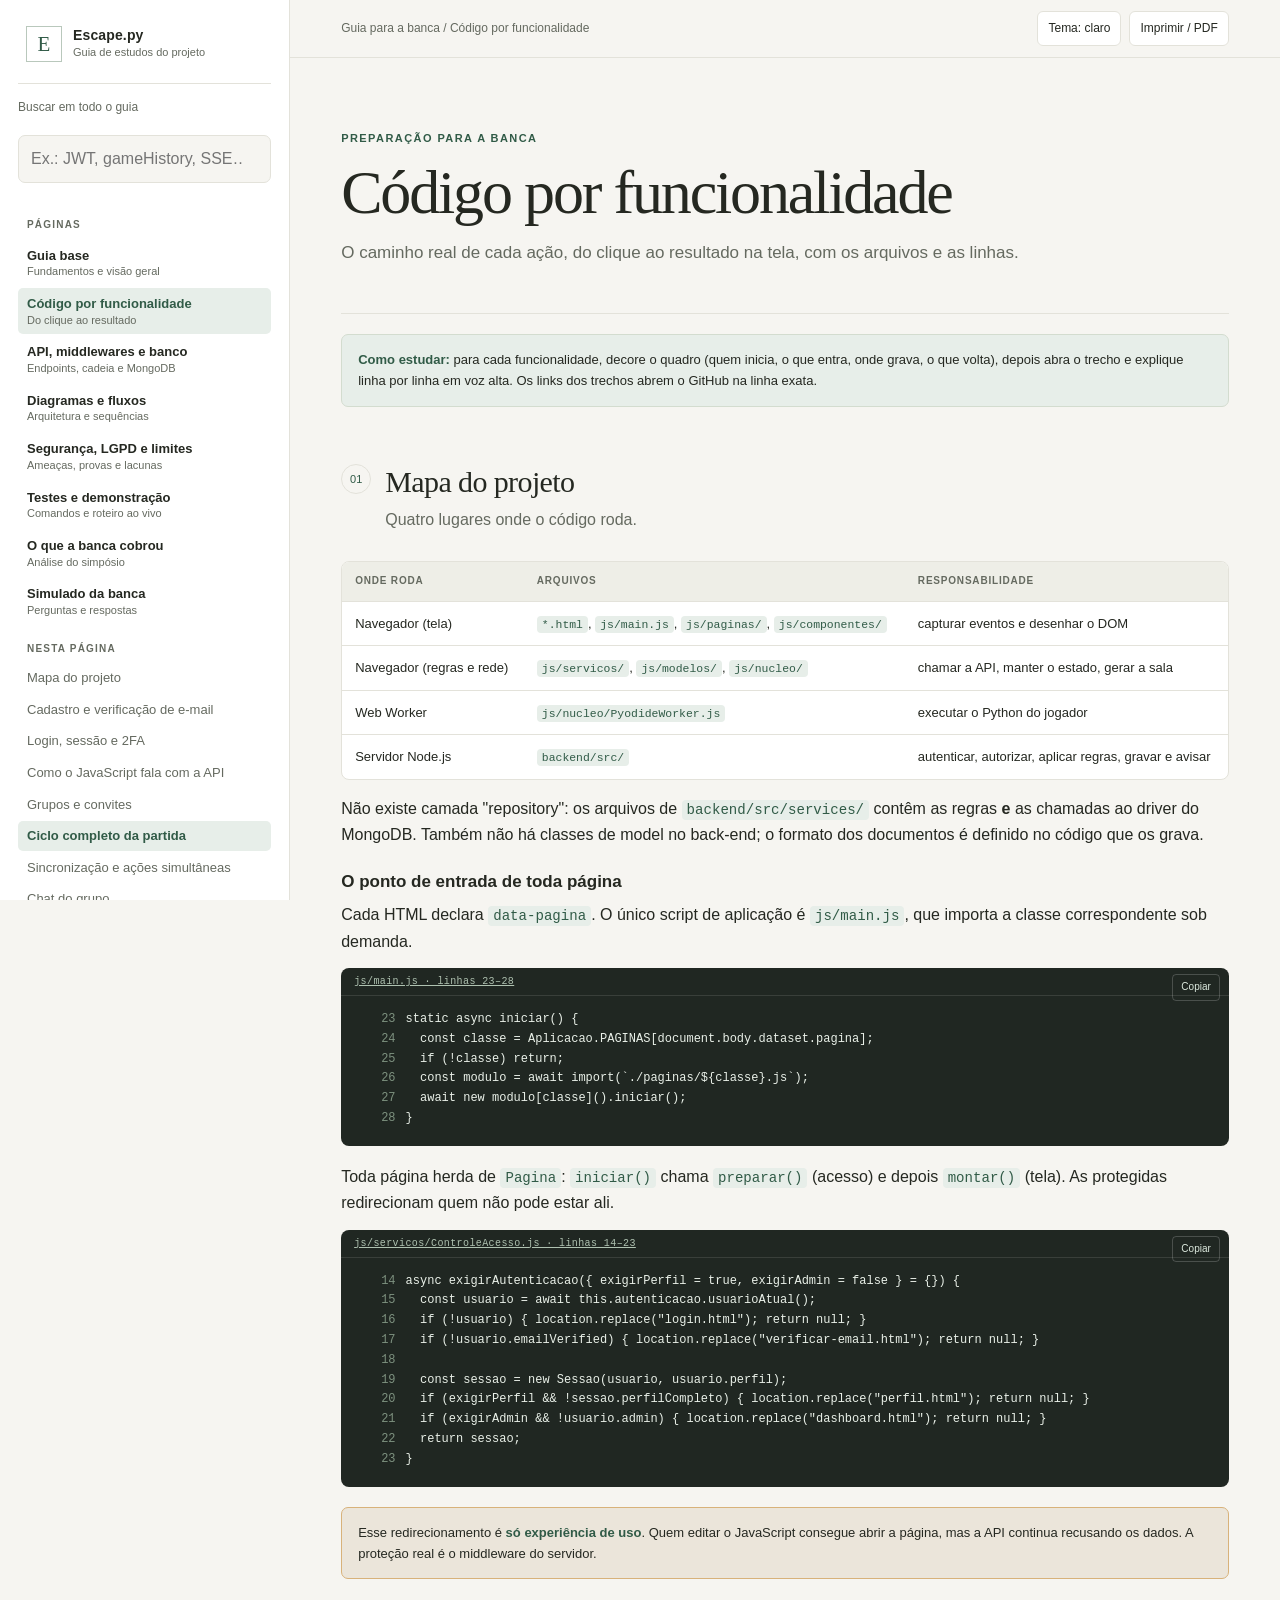
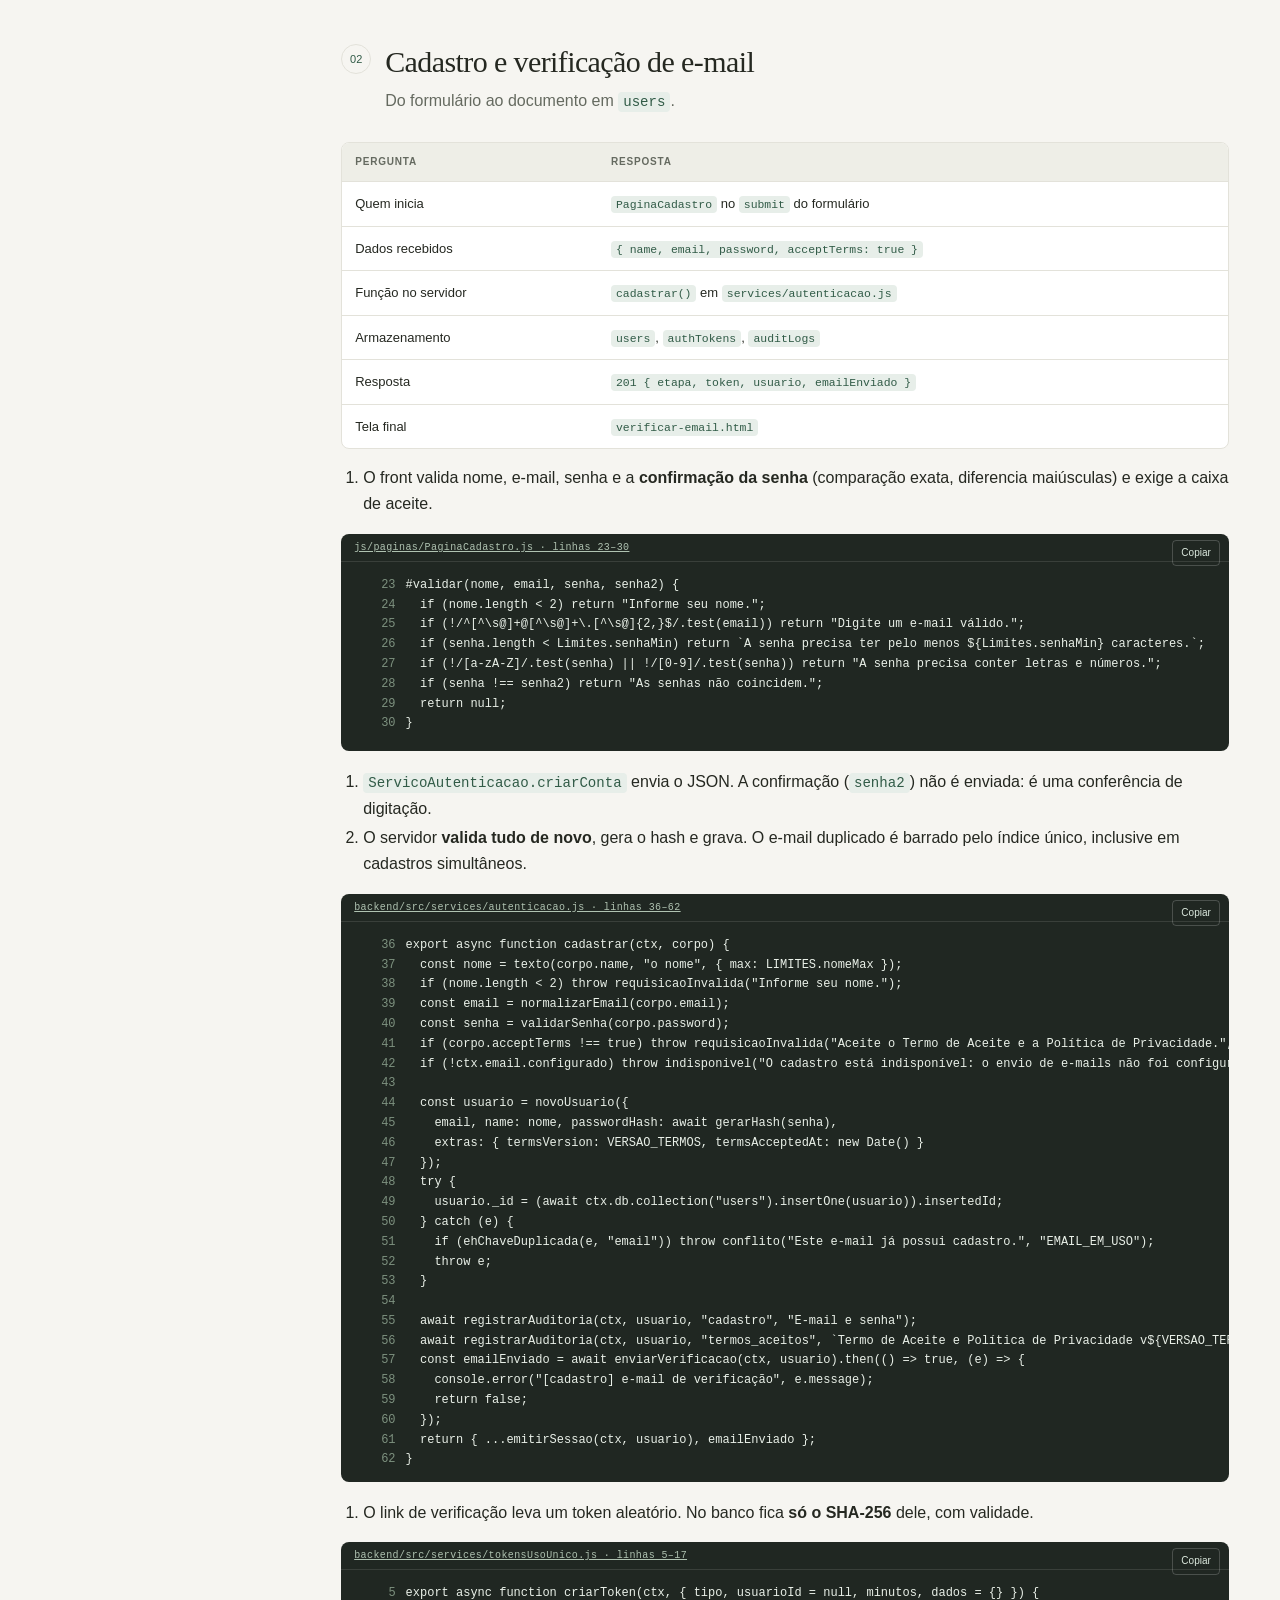
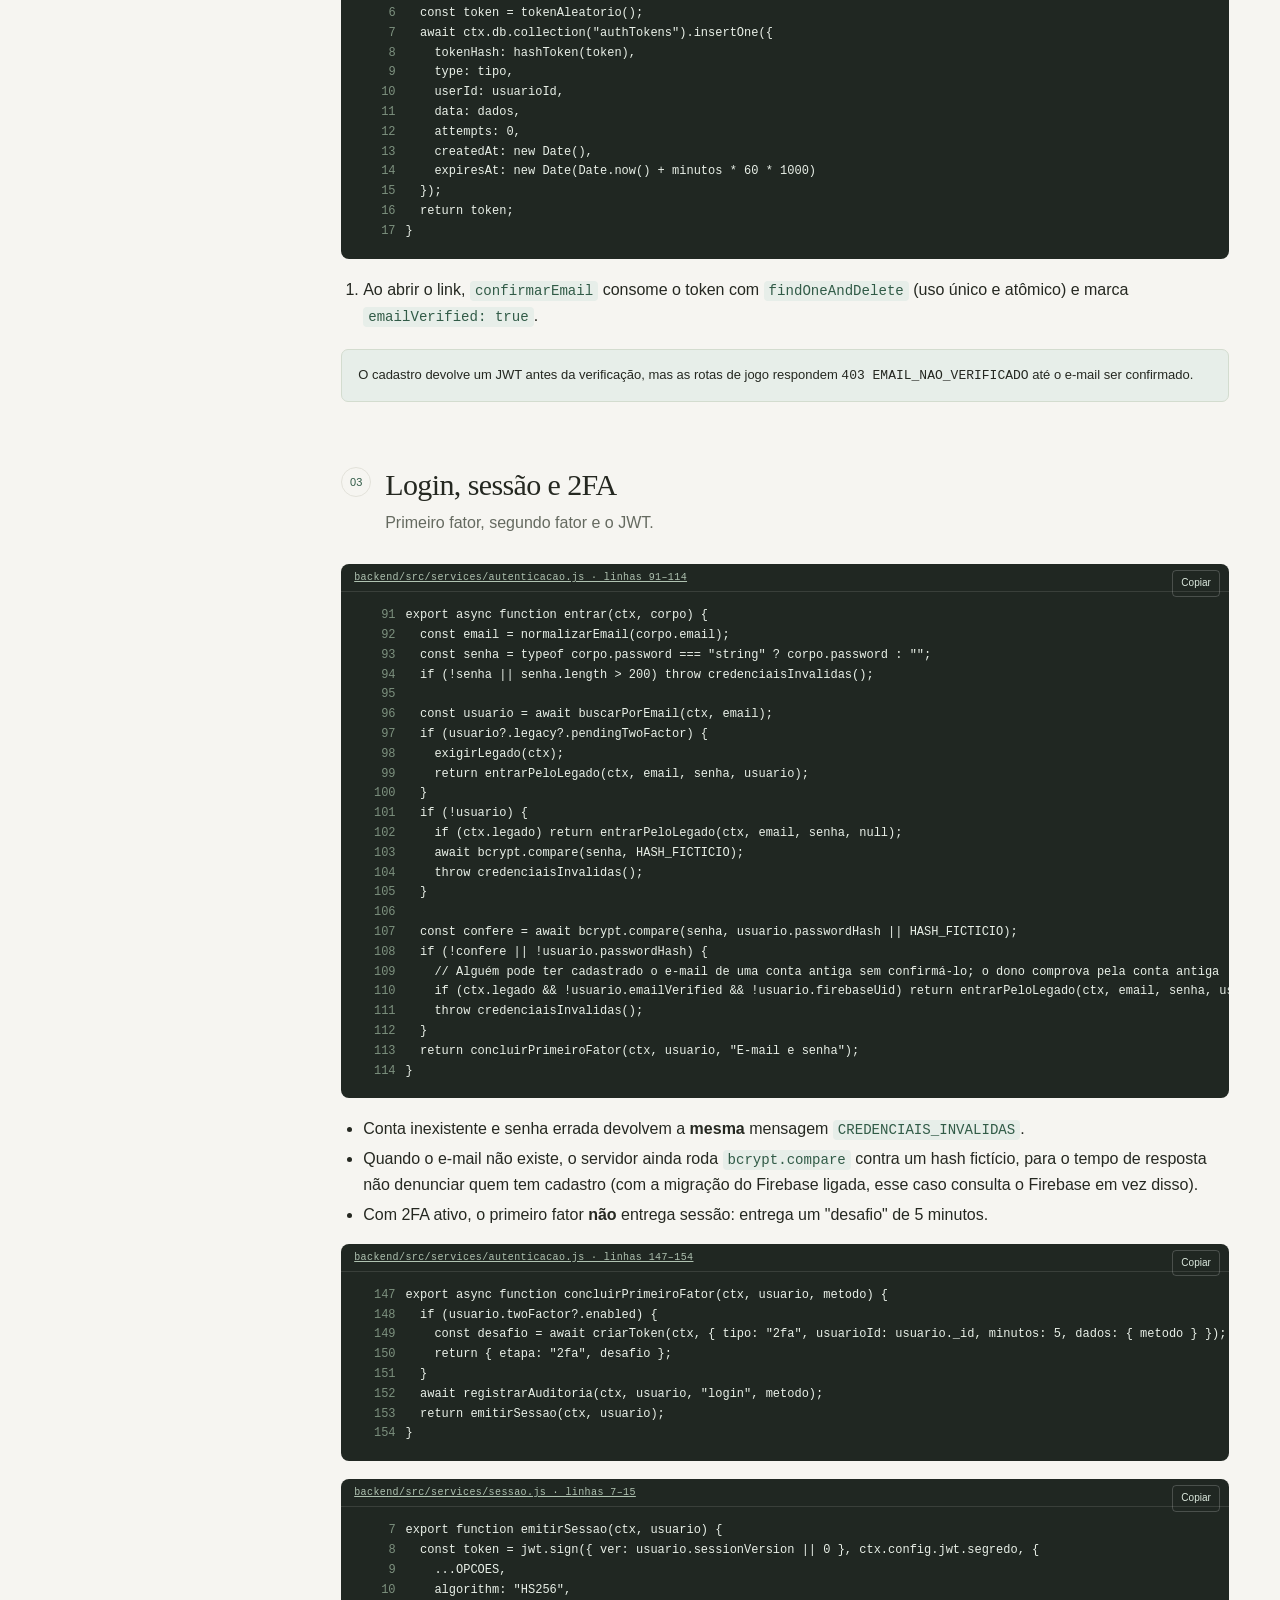
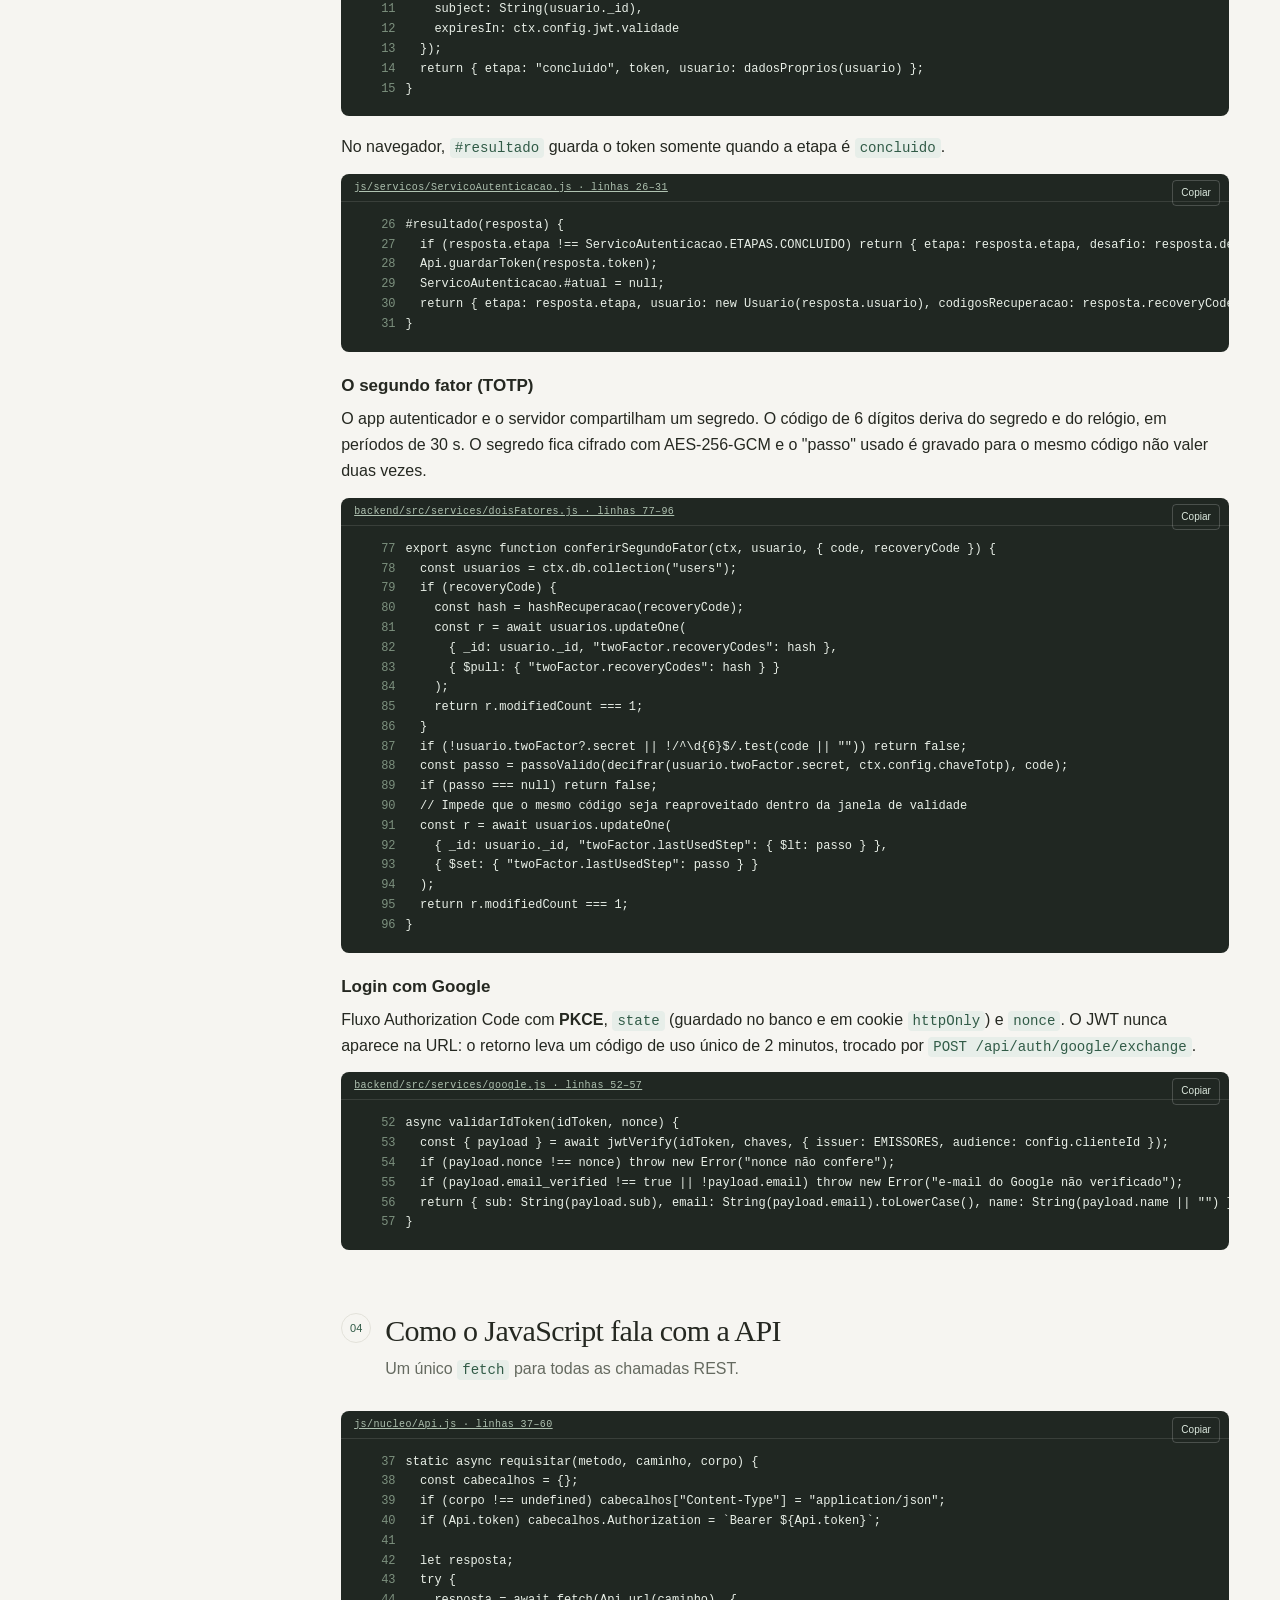
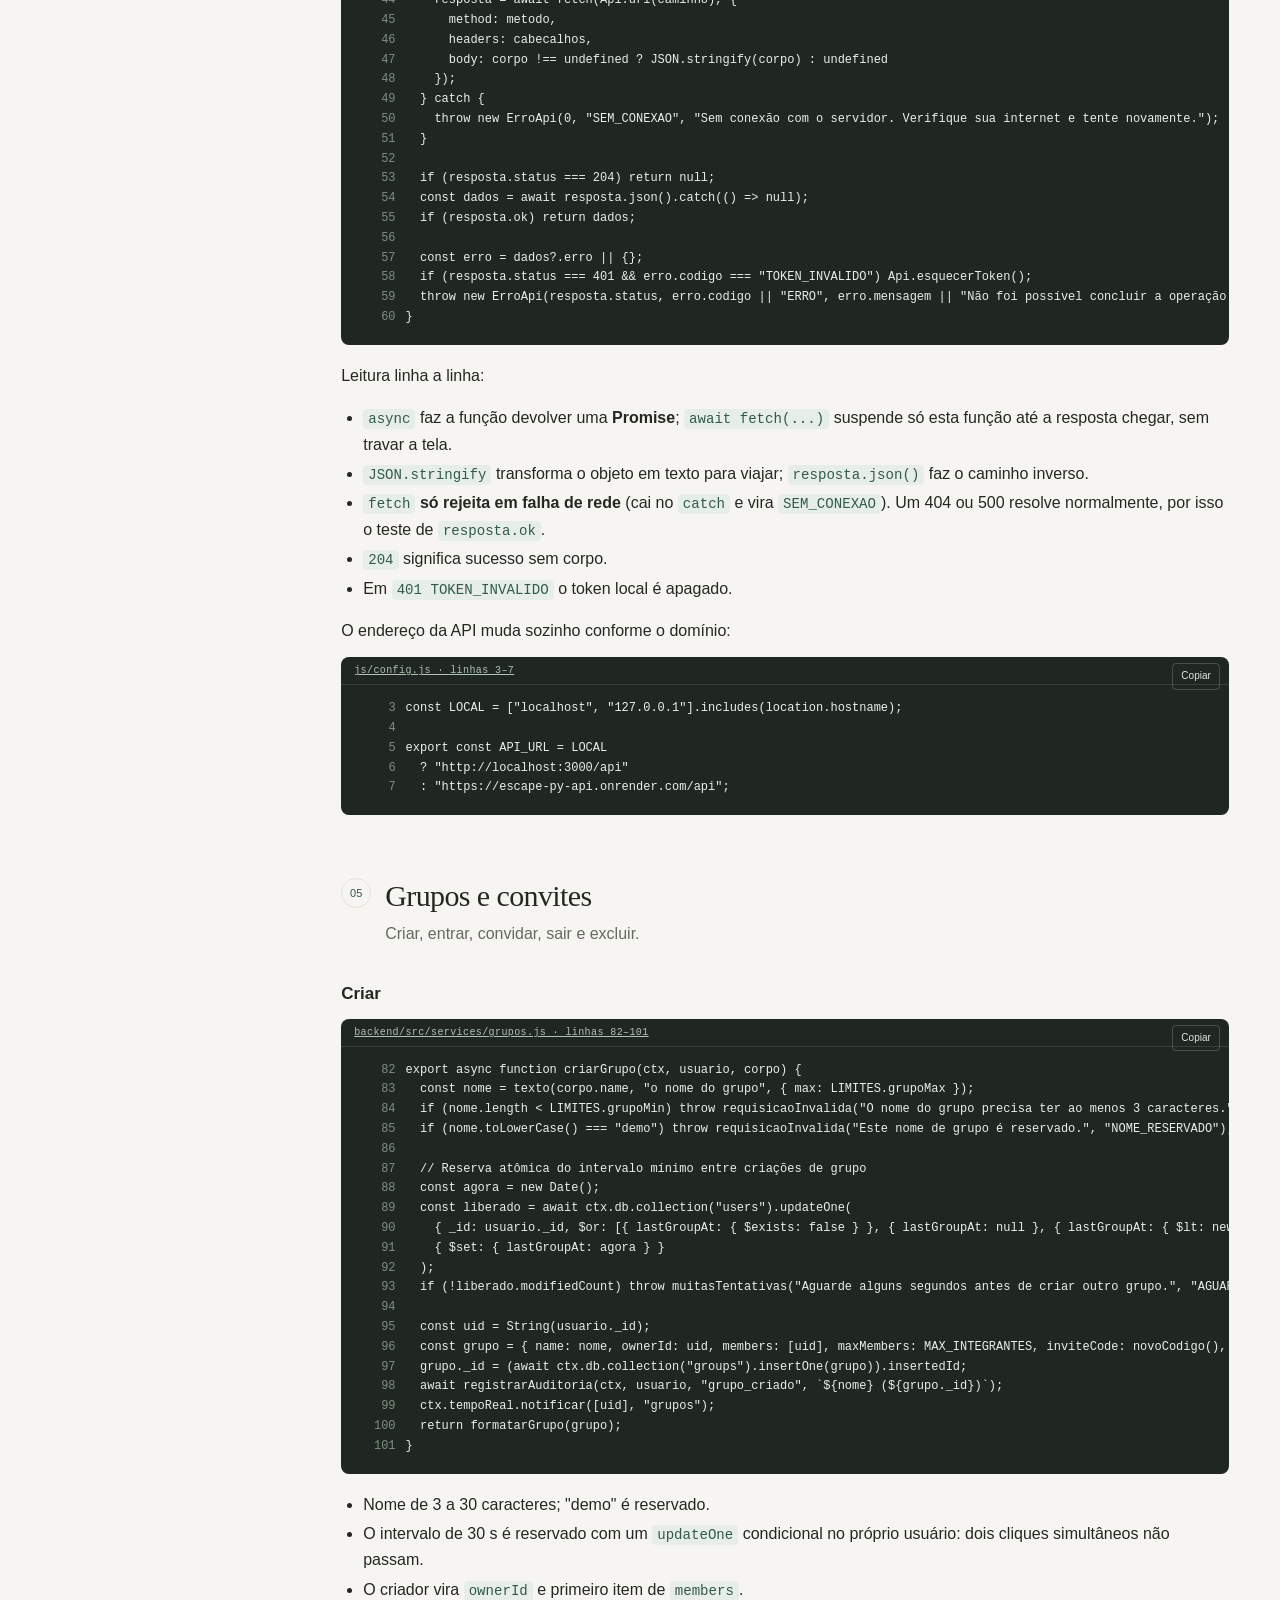
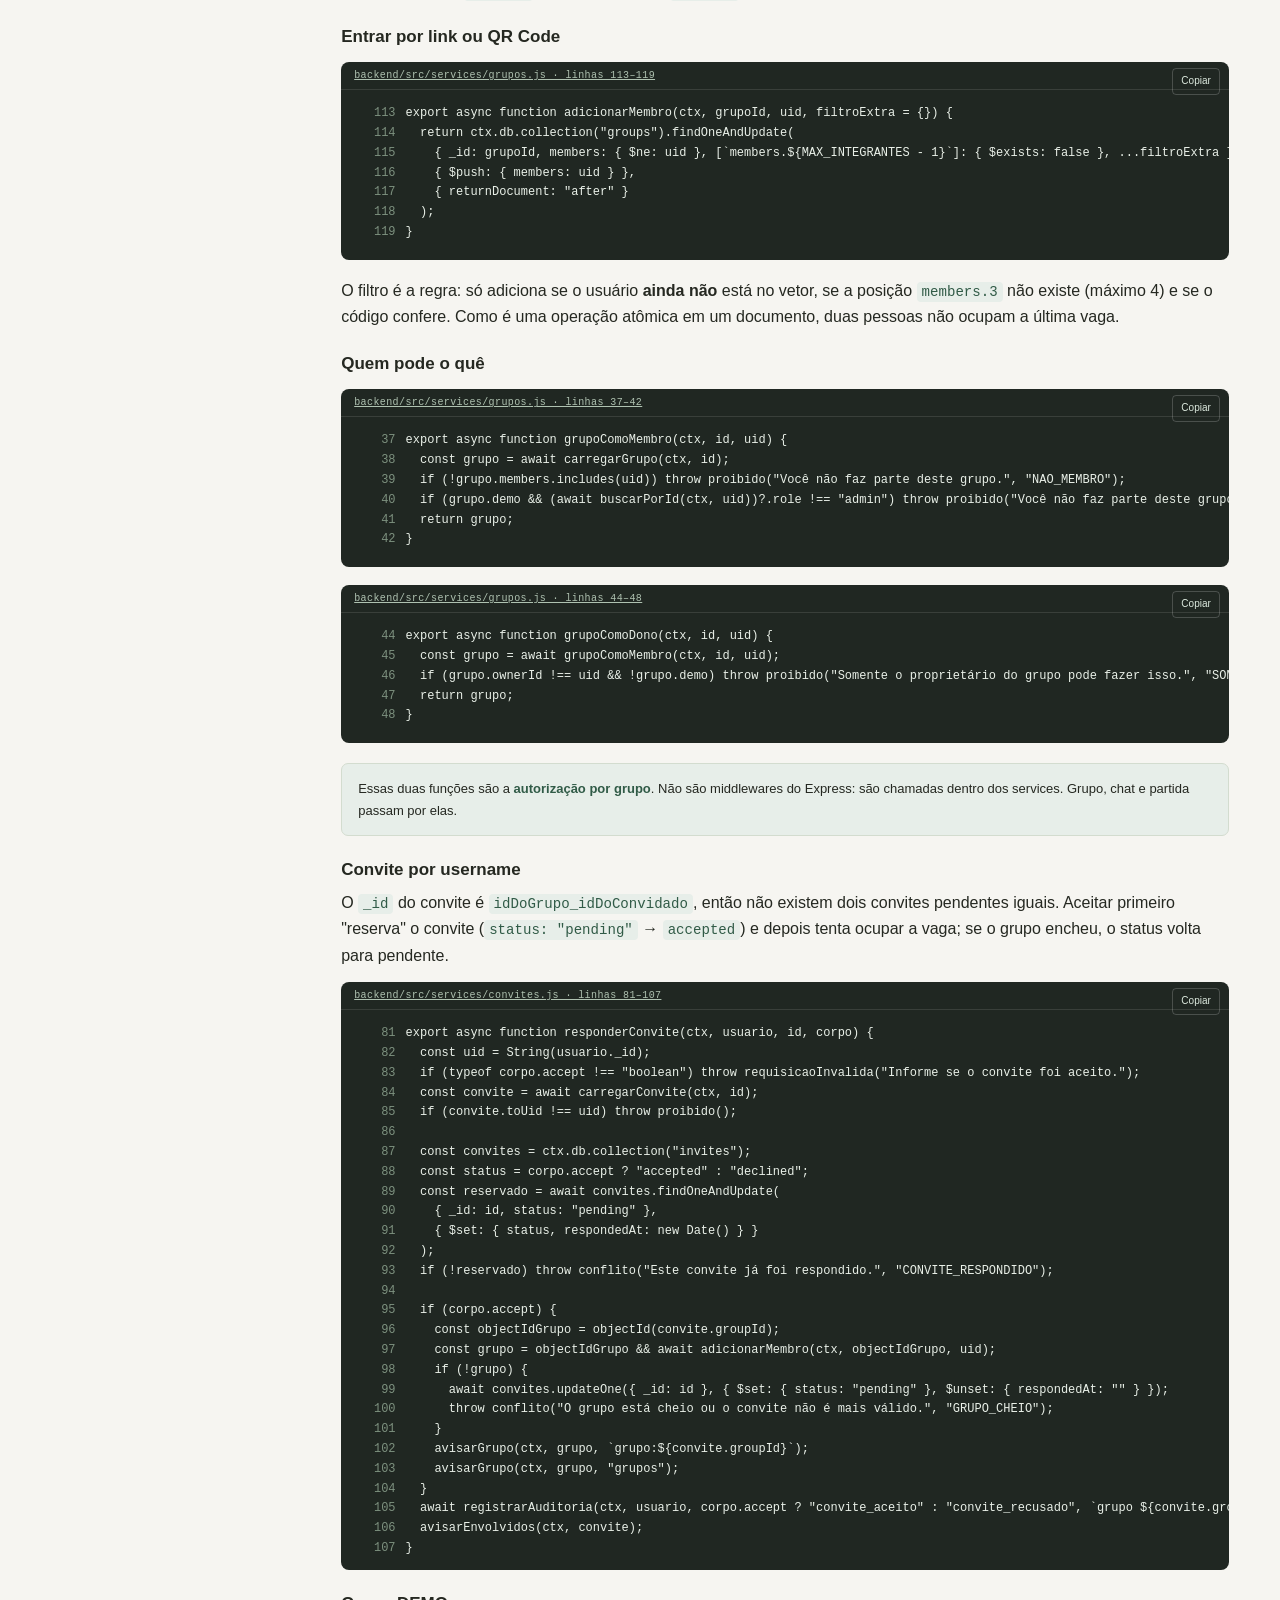
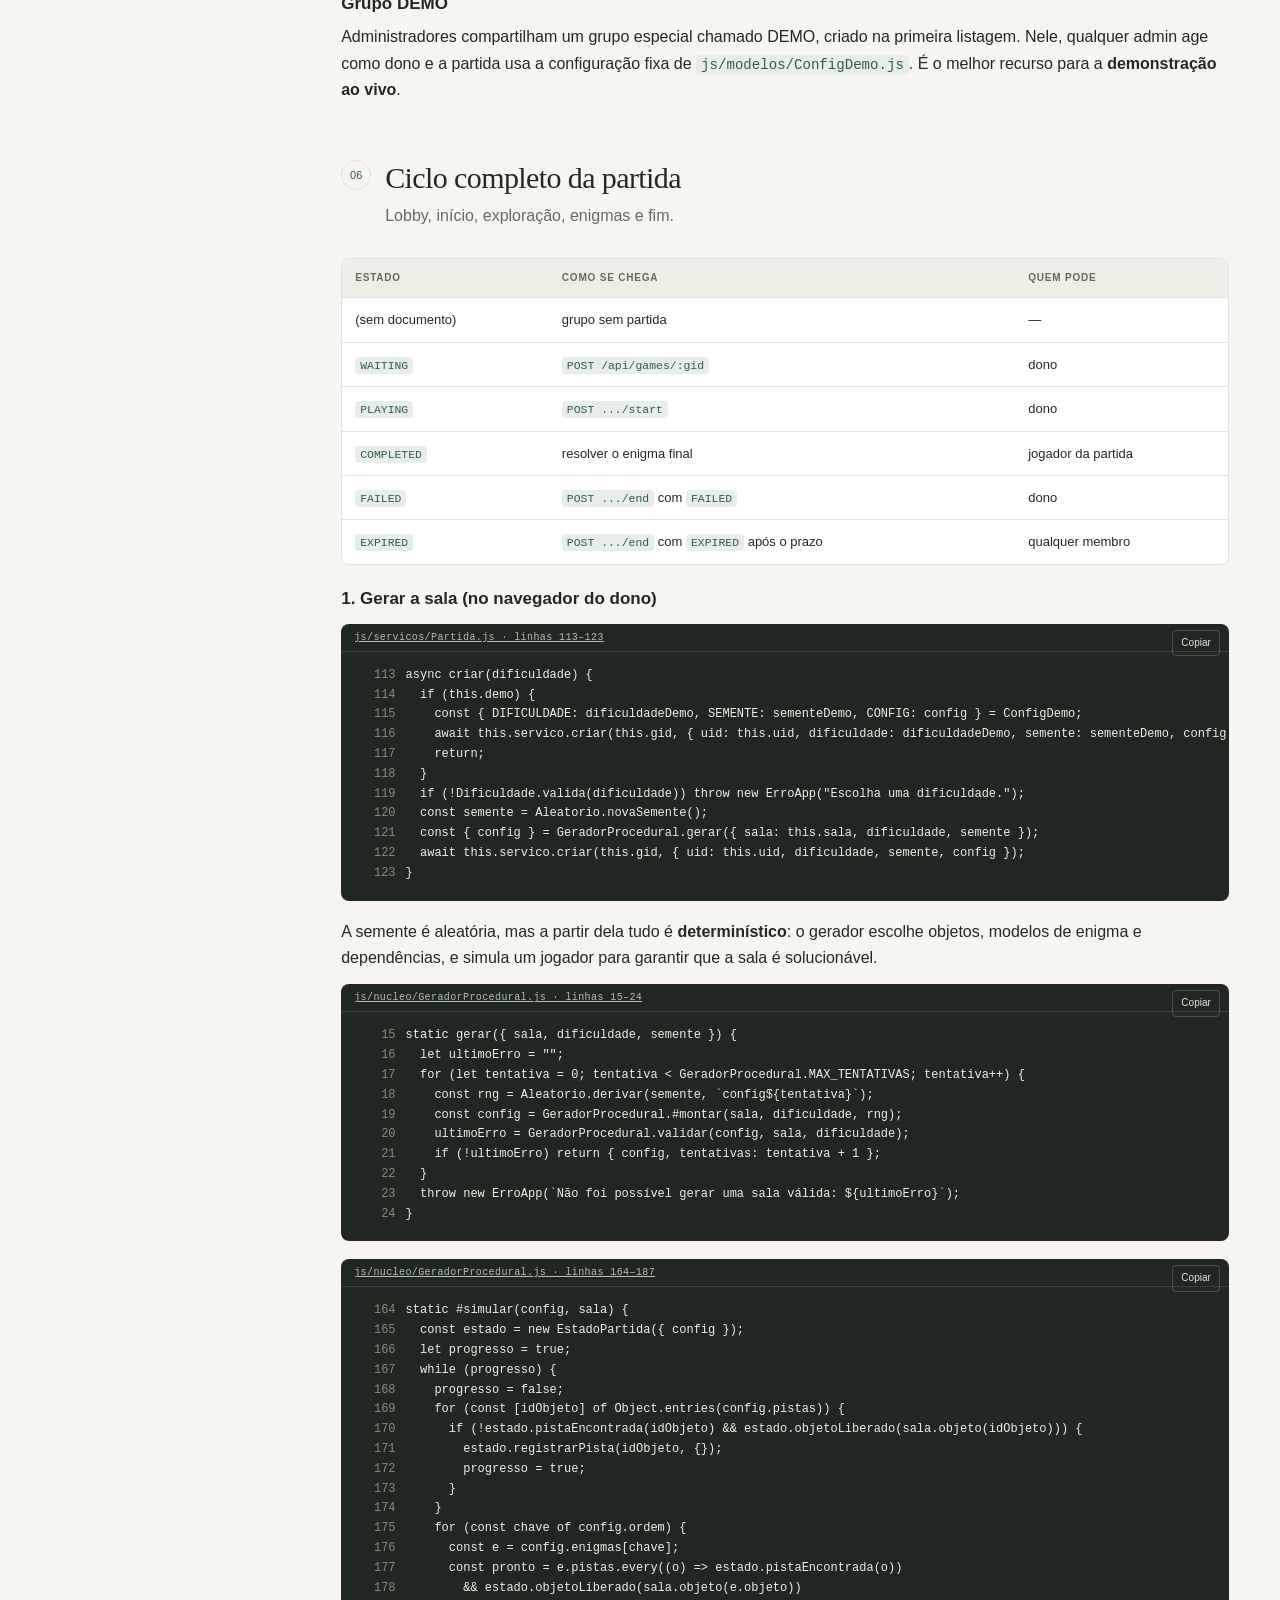
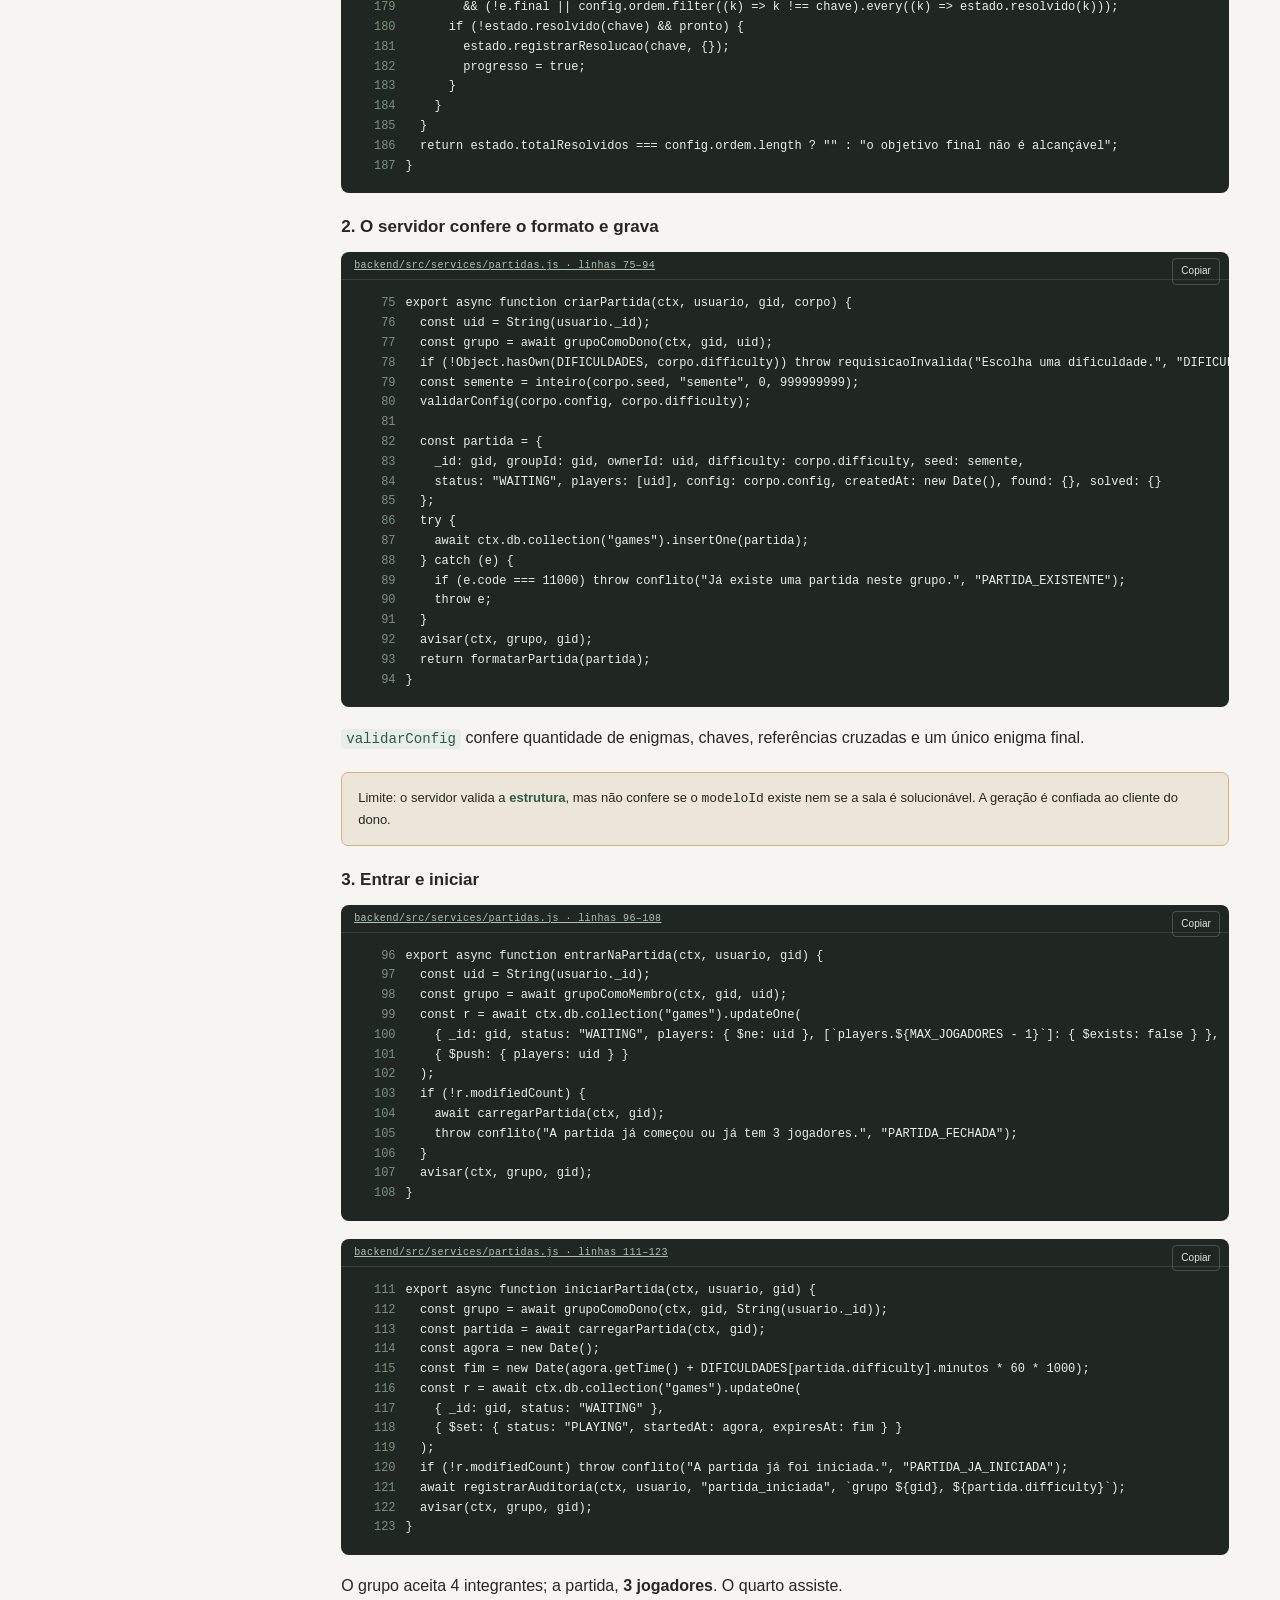
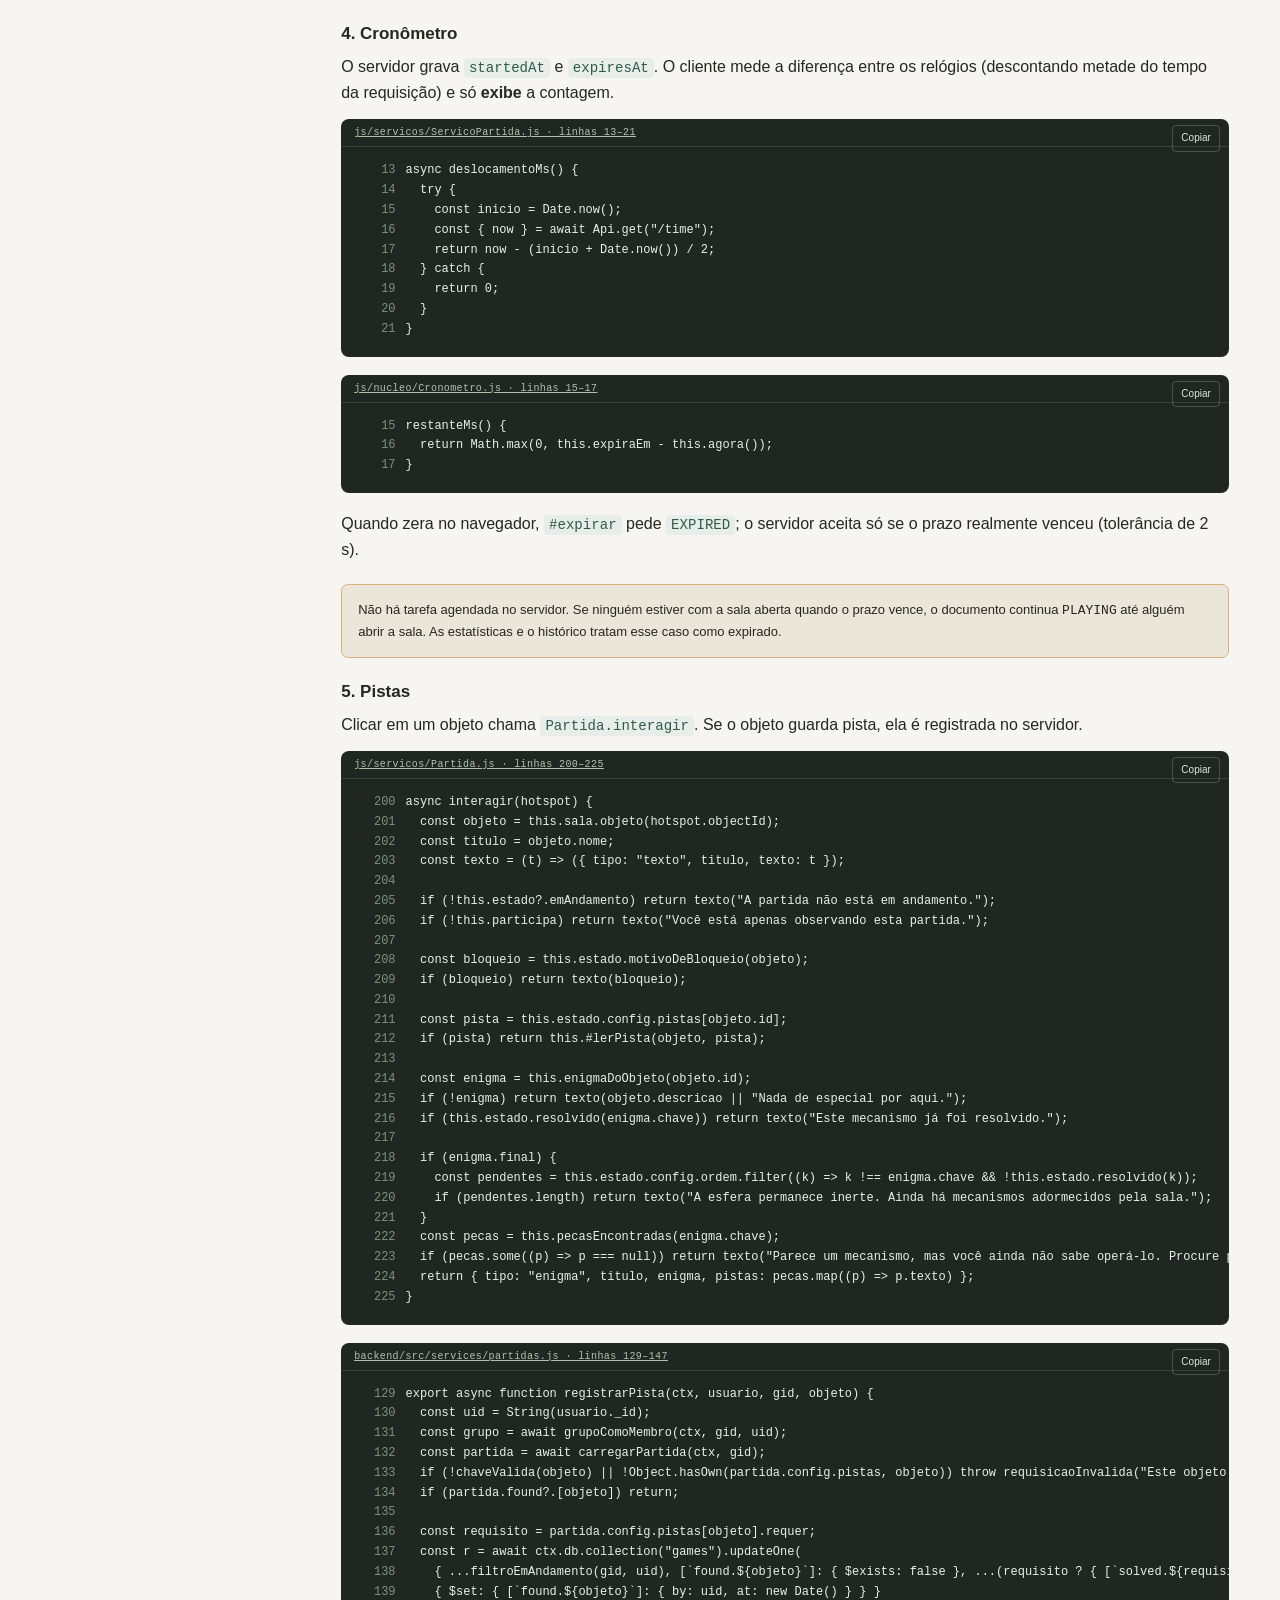
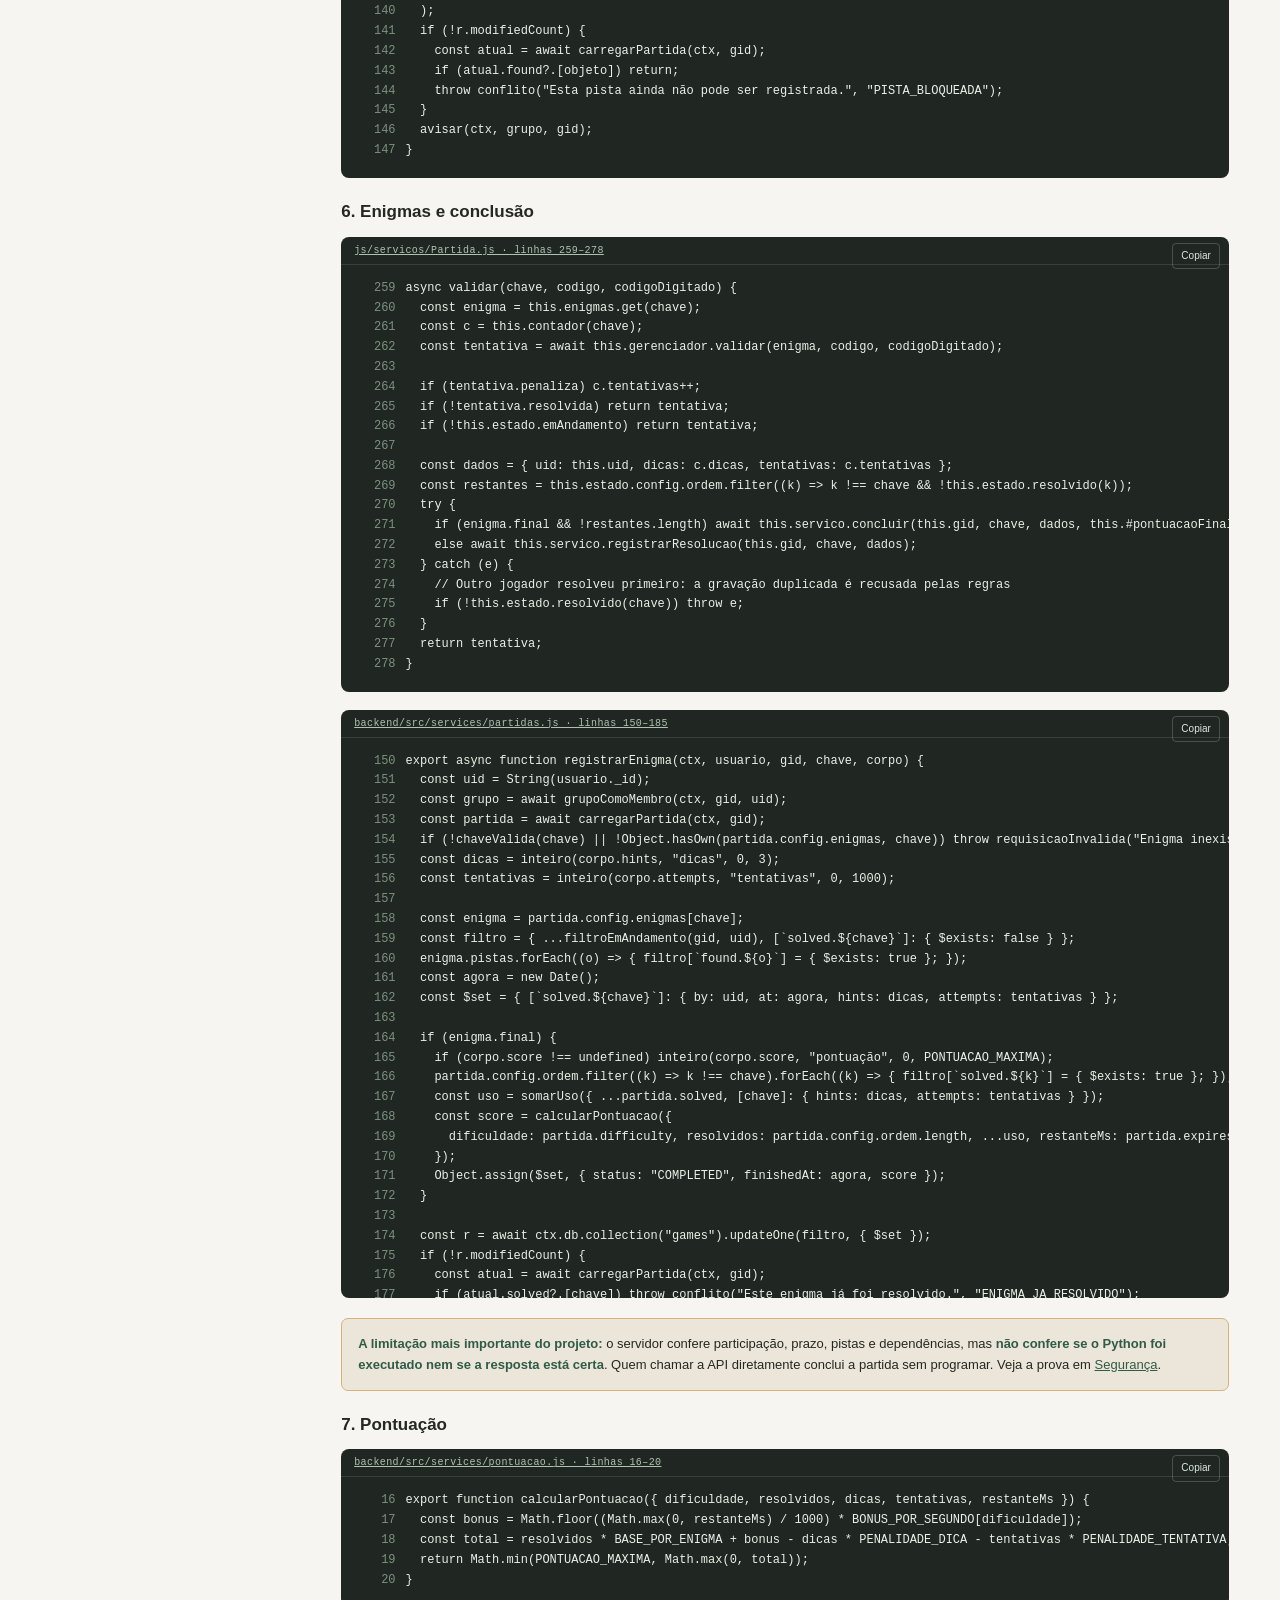
<file: codigo.html>
<!doctype html>
<html lang="pt-BR" data-tema="claro">
<head>
<meta charset="utf-8">
<meta name="viewport" content="width=device-width, initial-scale=1">
<meta name="theme-color" content="#f6f5f1">
<title>Código por funcionalidade · Escape.py</title>
<link rel="stylesheet" href="assets/guia.css">
</head>
<body>
<div class="layout">
<aside class="sidebar" id="sidebar" aria-label="Navegação do guia">
  <a class="brand" href="index.html"><span class="brand-mark" aria-hidden="true">E</span><span><strong>Escape.py</strong><small>Guia de estudos do projeto</small></span></a>
  <label class="small" for="busca" style="display:block;margin-top:14px">Buscar em todo o guia</label>
  <input id="busca" class="nav-search" type="search" placeholder="Ex.: JWT, gameHistory, SSE…" autocomplete="off">
  <div id="achados" hidden></div>
  <nav id="navegacao">
    <div class="nav-group"><p class="nav-title">Páginas</p><div class="nav-list paginas"><a href="index.html"><b>Guia base</b><small>Fundamentos e visão geral</small></a><a href="codigo.html" class=atual aria-current=page><b>Código por funcionalidade</b><small>Do clique ao resultado</small></a><a href="api-banco.html"><b>API, middlewares e banco</b><small>Endpoints, cadeia e MongoDB</small></a><a href="diagramas.html"><b>Diagramas e fluxos</b><small>Arquitetura e sequências</small></a><a href="seguranca.html"><b>Segurança, LGPD e limites</b><small>Ameaças, provas e lacunas</small></a><a href="testes.html"><b>Testes e demonstração</b><small>Comandos e roteiro ao vivo</small></a><a href="simposio.html"><b>O que a banca cobrou</b><small>Análise do simpósio</small></a><a href="simulado.html"><b>Simulado da banca</b><small>Perguntas e respostas</small></a></div></div>
    <div class="nav-group"><p class="nav-title">Nesta página</p><div class="nav-list" id="locais"><a href="#mapa">Mapa do projeto</a><a href="#cadastro">Cadastro e verificação de e-mail</a><a href="#login">Login, sessão e 2FA</a><a href="#requisicao">Como o JavaScript fala com a API</a><a href="#grupos">Grupos e convites</a><a href="#ciclo">Ciclo completo da partida</a><a href="#simultaneo">Sincronização e ações simultâneas</a><a href="#chat">Chat do grupo</a><a href="#python">Execução do Python com Pyodide e Web Worker</a><a href="#progresso">Resultado, histórico e estatísticas</a><a href="#admin">Editor de salas e auditoria</a></div></div>
  </nav>
  <div class="side-foot">Baseado no código do repositório Escape-Room-PFC, branch main, commit <a href="https://github.com/pfcumc2026/Escape-Room-PFC/tree/37cd1d6393ed8550972f173e519ec6925c65aec6">37cd1d6</a> (18/11/2026).</div>
</aside>
<main class="main" id="inicio">
  <header class="topbar"><div style="display:flex;align-items:center;gap:10px"><button class="menu-button" id="menu-toggle" aria-label="Abrir navegação" aria-expanded="false">☰</button><span class="crumb">Guia para a banca / Código por funcionalidade</span></div><div class="top-actions"><button class="icon-button" id="tema-toggle" type="button" aria-label="Alternar tema">Tema: claro</button><button class="icon-button" id="imprimir" type="button">Imprimir / PDF</button></div></header>
  <article class="content">
<header class="intro"><span class="eyebrow">Preparação para a banca</span><h1>Código por funcionalidade</h1><p>O caminho real de cada ação, do clique ao resultado na tela, com os arquivos e as linhas.</p></header>
<div class="note"><strong>Como estudar:</strong> para cada funcionalidade, decore o quadro (quem inicia, o que entra, onde grava, o que volta), depois abra o trecho e explique linha por linha em voz alta. Os links dos trechos abrem o GitHub na linha exata.</div>
<section class="section" id="mapa" data-title="Mapa do projeto"><div class="section-head"><span class="section-number">01</span><div><h2>Mapa do projeto</h2><p class="lede">Quatro lugares onde o código roda.</p></div></div>
<div class="table-wrap"><table><thead><tr><th>Onde roda</th><th>Arquivos</th><th>Responsabilidade</th></tr></thead><tbody><tr><td>Navegador (tela)</td><td><code>*.html</code>, <code>js/main.js</code>, <code>js/paginas/</code>, <code>js/componentes/</code></td><td>capturar eventos e desenhar o DOM</td></tr><tr><td>Navegador (regras e rede)</td><td><code>js/servicos/</code>, <code>js/modelos/</code>, <code>js/nucleo/</code></td><td>chamar a API, manter o estado, gerar a sala</td></tr><tr><td>Web Worker</td><td><code>js/nucleo/PyodideWorker.js</code></td><td>executar o Python do jogador</td></tr><tr><td>Servidor Node.js</td><td><code>backend/src/</code></td><td>autenticar, autorizar, aplicar regras, gravar e avisar</td></tr></tbody></table></div>
<p>Não existe camada &quot;repository&quot;: os arquivos de <code>backend/src/services/</code> contêm as regras <strong>e</strong> as chamadas ao driver do MongoDB. Também não há classes de model no back-end; o formato dos documentos é definido no código que os grava.</p>
<h3>O ponto de entrada de toda página</h3>
<p>Cada HTML declara <code>data-pagina</code>. O único script de aplicação é <code>js/main.js</code>, que importa a classe correspondente sob demanda.</p>
<div class="codebox"><div class="code-label"><a href="https://github.com/pfcumc2026/Escape-Room-PFC/blob/37cd1d6393ed8550972f173e519ec6925c65aec6/js/main.js#L23-L28" target="_blank" rel="noopener">js/main.js · linhas 23–28</a></div><button class="copy" type="button">Copiar</button><pre><code><span class="ln">23</span>static async iniciar() {
<span class="ln">24</span>  const classe = Aplicacao.PAGINAS[document.body.dataset.pagina];
<span class="ln">25</span>  if (!classe) return;
<span class="ln">26</span>  const modulo = await import(`./paginas/${classe}.js`);
<span class="ln">27</span>  await new modulo[classe]().iniciar();
<span class="ln">28</span>}</code></pre></div>
<p>Toda página herda de <code>Pagina</code>: <code>iniciar()</code> chama <code>preparar()</code> (acesso) e depois <code>montar()</code> (tela). As protegidas redirecionam quem não pode estar ali.</p>
<div class="codebox"><div class="code-label"><a href="https://github.com/pfcumc2026/Escape-Room-PFC/blob/37cd1d6393ed8550972f173e519ec6925c65aec6/js/servicos/ControleAcesso.js#L14-L23" target="_blank" rel="noopener">js/servicos/ControleAcesso.js · linhas 14–23</a></div><button class="copy" type="button">Copiar</button><pre><code><span class="ln">14</span>async exigirAutenticacao({ exigirPerfil = true, exigirAdmin = false } = {}) {
<span class="ln">15</span>  const usuario = await this.autenticacao.usuarioAtual();
<span class="ln">16</span>  if (!usuario) { location.replace(&quot;login.html&quot;); return null; }
<span class="ln">17</span>  if (!usuario.emailVerified) { location.replace(&quot;verificar-email.html&quot;); return null; }
<span class="ln">18</span>
<span class="ln">19</span>  const sessao = new Sessao(usuario, usuario.perfil);
<span class="ln">20</span>  if (exigirPerfil &amp;&amp; !sessao.perfilCompleto) { location.replace(&quot;perfil.html&quot;); return null; }
<span class="ln">21</span>  if (exigirAdmin &amp;&amp; !usuario.admin) { location.replace(&quot;dashboard.html&quot;); return null; }
<span class="ln">22</span>  return sessao;
<span class="ln">23</span>}</code></pre></div>
<div class="note alerta">Esse redirecionamento é <strong>só experiência de uso</strong>. Quem editar o JavaScript consegue abrir a página, mas a API continua recusando os dados. A proteção real é o middleware do servidor.</div></section>
<section class="section" id="cadastro" data-title="Cadastro e verificação de e-mail"><div class="section-head"><span class="section-number">02</span><div><h2>Cadastro e verificação de e-mail</h2><p class="lede">Do formulário ao documento em <code>users</code>.</p></div></div>
<div class="table-wrap"><table><thead><tr><th>Pergunta</th><th>Resposta</th></tr></thead><tbody><tr><td>Quem inicia</td><td><code>PaginaCadastro</code> no <code>submit</code> do formulário</td></tr><tr><td>Dados recebidos</td><td><code>{ name, email, password, acceptTerms: true }</code></td></tr><tr><td>Função no servidor</td><td><code>cadastrar()</code> em <code>services/autenticacao.js</code></td></tr><tr><td>Armazenamento</td><td><code>users</code>, <code>authTokens</code>, <code>auditLogs</code></td></tr><tr><td>Resposta</td><td><code>201 { etapa, token, usuario, emailEnviado }</code></td></tr><tr><td>Tela final</td><td><code>verificar-email.html</code></td></tr></tbody></table></div>
<ol><li>O front valida nome, e-mail, senha e a <strong>confirmação da senha</strong> (comparação exata, diferencia maiúsculas) e exige a caixa de aceite.</li></ol>
<div class="codebox"><div class="code-label"><a href="https://github.com/pfcumc2026/Escape-Room-PFC/blob/37cd1d6393ed8550972f173e519ec6925c65aec6/js/paginas/PaginaCadastro.js#L23-L30" target="_blank" rel="noopener">js/paginas/PaginaCadastro.js · linhas 23–30</a></div><button class="copy" type="button">Copiar</button><pre><code><span class="ln">23</span>#validar(nome, email, senha, senha2) {
<span class="ln">24</span>  if (nome.length &lt; 2) return &quot;Informe seu nome.&quot;;
<span class="ln">25</span>  if (!/^[^\s@]+@[^\s@]+\.[^\s@]{2,}$/.test(email)) return &quot;Digite um e-mail válido.&quot;;
<span class="ln">26</span>  if (senha.length &lt; Limites.senhaMin) return `A senha precisa ter pelo menos ${Limites.senhaMin} caracteres.`;
<span class="ln">27</span>  if (!/[a-zA-Z]/.test(senha) || !/[0-9]/.test(senha)) return &quot;A senha precisa conter letras e números.&quot;;
<span class="ln">28</span>  if (senha !== senha2) return &quot;As senhas não coincidem.&quot;;
<span class="ln">29</span>  return null;
<span class="ln">30</span>}</code></pre></div>
<ol><li><code>ServicoAutenticacao.criarConta</code> envia o JSON. A confirmação (<code>senha2</code>) não é enviada: é uma conferência de digitação.</li><li>O servidor <strong>valida tudo de novo</strong>, gera o hash e grava. O e-mail duplicado é barrado pelo índice único, inclusive em cadastros simultâneos.</li></ol>
<div class="codebox"><div class="code-label"><a href="https://github.com/pfcumc2026/Escape-Room-PFC/blob/37cd1d6393ed8550972f173e519ec6925c65aec6/backend/src/services/autenticacao.js#L36-L62" target="_blank" rel="noopener">backend/src/services/autenticacao.js · linhas 36–62</a></div><button class="copy" type="button">Copiar</button><pre><code><span class="ln">36</span>export async function cadastrar(ctx, corpo) {
<span class="ln">37</span>  const nome = texto(corpo.name, &quot;o nome&quot;, { max: LIMITES.nomeMax });
<span class="ln">38</span>  if (nome.length &lt; 2) throw requisicaoInvalida(&quot;Informe seu nome.&quot;);
<span class="ln">39</span>  const email = normalizarEmail(corpo.email);
<span class="ln">40</span>  const senha = validarSenha(corpo.password);
<span class="ln">41</span>  if (corpo.acceptTerms !== true) throw requisicaoInvalida(&quot;Aceite o Termo de Aceite e a Política de Privacidade.&quot;, &quot;TERMOS_NAO_ACEITOS&quot;);
<span class="ln">42</span>  if (!ctx.email.configurado) throw indisponivel(&quot;O cadastro está indisponível: o envio de e-mails não foi configurado.&quot;, &quot;EMAIL_INDISPONIVEL&quot;);
<span class="ln">43</span>
<span class="ln">44</span>  const usuario = novoUsuario({
<span class="ln">45</span>    email, name: nome, passwordHash: await gerarHash(senha),
<span class="ln">46</span>    extras: { termsVersion: VERSAO_TERMOS, termsAcceptedAt: new Date() }
<span class="ln">47</span>  });
<span class="ln">48</span>  try {
<span class="ln">49</span>    usuario._id = (await ctx.db.collection(&quot;users&quot;).insertOne(usuario)).insertedId;
<span class="ln">50</span>  } catch (e) {
<span class="ln">51</span>    if (ehChaveDuplicada(e, &quot;email&quot;)) throw conflito(&quot;Este e-mail já possui cadastro.&quot;, &quot;EMAIL_EM_USO&quot;);
<span class="ln">52</span>    throw e;
<span class="ln">53</span>  }
<span class="ln">54</span>
<span class="ln">55</span>  await registrarAuditoria(ctx, usuario, &quot;cadastro&quot;, &quot;E-mail e senha&quot;);
<span class="ln">56</span>  await registrarAuditoria(ctx, usuario, &quot;termos_aceitos&quot;, `Termo de Aceite e Política de Privacidade v${VERSAO_TERMOS}`);
<span class="ln">57</span>  const emailEnviado = await enviarVerificacao(ctx, usuario).then(() =&gt; true, (e) =&gt; {
<span class="ln">58</span>    console.error(&quot;[cadastro] e-mail de verificação&quot;, e.message);
<span class="ln">59</span>    return false;
<span class="ln">60</span>  });
<span class="ln">61</span>  return { ...emitirSessao(ctx, usuario), emailEnviado };
<span class="ln">62</span>}</code></pre></div>
<ol><li>O link de verificação leva um token aleatório. No banco fica <strong>só o SHA-256</strong> dele, com validade.</li></ol>
<div class="codebox"><div class="code-label"><a href="https://github.com/pfcumc2026/Escape-Room-PFC/blob/37cd1d6393ed8550972f173e519ec6925c65aec6/backend/src/services/tokensUsoUnico.js#L5-L17" target="_blank" rel="noopener">backend/src/services/tokensUsoUnico.js · linhas 5–17</a></div><button class="copy" type="button">Copiar</button><pre><code><span class="ln">5</span>export async function criarToken(ctx, { tipo, usuarioId = null, minutos, dados = {} }) {
<span class="ln">6</span>  const token = tokenAleatorio();
<span class="ln">7</span>  await ctx.db.collection(&quot;authTokens&quot;).insertOne({
<span class="ln">8</span>    tokenHash: hashToken(token),
<span class="ln">9</span>    type: tipo,
<span class="ln">10</span>    userId: usuarioId,
<span class="ln">11</span>    data: dados,
<span class="ln">12</span>    attempts: 0,
<span class="ln">13</span>    createdAt: new Date(),
<span class="ln">14</span>    expiresAt: new Date(Date.now() + minutos * 60 * 1000)
<span class="ln">15</span>  });
<span class="ln">16</span>  return token;
<span class="ln">17</span>}</code></pre></div>
<ol><li>Ao abrir o link, <code>confirmarEmail</code> consome o token com <code>findOneAndDelete</code> (uso único e atômico) e marca <code>emailVerified: true</code>.</li></ol>
<div class="note">O cadastro devolve um JWT antes da verificação, mas as rotas de jogo respondem <code>403 EMAIL_NAO_VERIFICADO</code> até o e-mail ser confirmado.</div></section>
<section class="section" id="login" data-title="Login, sessão e 2FA"><div class="section-head"><span class="section-number">03</span><div><h2>Login, sessão e 2FA</h2><p class="lede">Primeiro fator, segundo fator e o JWT.</p></div></div>
<div class="codebox"><div class="code-label"><a href="https://github.com/pfcumc2026/Escape-Room-PFC/blob/37cd1d6393ed8550972f173e519ec6925c65aec6/backend/src/services/autenticacao.js#L91-L114" target="_blank" rel="noopener">backend/src/services/autenticacao.js · linhas 91–114</a></div><button class="copy" type="button">Copiar</button><pre><code><span class="ln">91</span>export async function entrar(ctx, corpo) {
<span class="ln">92</span>  const email = normalizarEmail(corpo.email);
<span class="ln">93</span>  const senha = typeof corpo.password === &quot;string&quot; ? corpo.password : &quot;&quot;;
<span class="ln">94</span>  if (!senha || senha.length &gt; 200) throw credenciaisInvalidas();
<span class="ln">95</span>
<span class="ln">96</span>  const usuario = await buscarPorEmail(ctx, email);
<span class="ln">97</span>  if (usuario?.legacy?.pendingTwoFactor) {
<span class="ln">98</span>    exigirLegado(ctx);
<span class="ln">99</span>    return entrarPeloLegado(ctx, email, senha, usuario);
<span class="ln">100</span>  }
<span class="ln">101</span>  if (!usuario) {
<span class="ln">102</span>    if (ctx.legado) return entrarPeloLegado(ctx, email, senha, null);
<span class="ln">103</span>    await bcrypt.compare(senha, HASH_FICTICIO);
<span class="ln">104</span>    throw credenciaisInvalidas();
<span class="ln">105</span>  }
<span class="ln">106</span>
<span class="ln">107</span>  const confere = await bcrypt.compare(senha, usuario.passwordHash || HASH_FICTICIO);
<span class="ln">108</span>  if (!confere || !usuario.passwordHash) {
<span class="ln">109</span>    // Alguém pode ter cadastrado o e-mail de uma conta antiga sem confirmá-lo; o dono comprova pela conta antiga
<span class="ln">110</span>    if (ctx.legado &amp;&amp; !usuario.emailVerified &amp;&amp; !usuario.firebaseUid) return entrarPeloLegado(ctx, email, senha, usuario);
<span class="ln">111</span>    throw credenciaisInvalidas();
<span class="ln">112</span>  }
<span class="ln">113</span>  return concluirPrimeiroFator(ctx, usuario, &quot;E-mail e senha&quot;);
<span class="ln">114</span>}</code></pre></div>
<ul><li>Conta inexistente e senha errada devolvem a <strong>mesma</strong> mensagem <code>CREDENCIAIS_INVALIDAS</code>.</li><li>Quando o e-mail não existe, o servidor ainda roda <code>bcrypt.compare</code> contra um hash fictício, para o tempo de resposta não denunciar quem tem cadastro (com a migração do Firebase ligada, esse caso consulta o Firebase em vez disso).</li><li>Com 2FA ativo, o primeiro fator <strong>não</strong> entrega sessão: entrega um &quot;desafio&quot; de 5 minutos.</li></ul>
<div class="codebox"><div class="code-label"><a href="https://github.com/pfcumc2026/Escape-Room-PFC/blob/37cd1d6393ed8550972f173e519ec6925c65aec6/backend/src/services/autenticacao.js#L147-L154" target="_blank" rel="noopener">backend/src/services/autenticacao.js · linhas 147–154</a></div><button class="copy" type="button">Copiar</button><pre><code><span class="ln">147</span>export async function concluirPrimeiroFator(ctx, usuario, metodo) {
<span class="ln">148</span>  if (usuario.twoFactor?.enabled) {
<span class="ln">149</span>    const desafio = await criarToken(ctx, { tipo: &quot;2fa&quot;, usuarioId: usuario._id, minutos: 5, dados: { metodo } });
<span class="ln">150</span>    return { etapa: &quot;2fa&quot;, desafio };
<span class="ln">151</span>  }
<span class="ln">152</span>  await registrarAuditoria(ctx, usuario, &quot;login&quot;, metodo);
<span class="ln">153</span>  return emitirSessao(ctx, usuario);
<span class="ln">154</span>}</code></pre></div>
<div class="codebox"><div class="code-label"><a href="https://github.com/pfcumc2026/Escape-Room-PFC/blob/37cd1d6393ed8550972f173e519ec6925c65aec6/backend/src/services/sessao.js#L7-L15" target="_blank" rel="noopener">backend/src/services/sessao.js · linhas 7–15</a></div><button class="copy" type="button">Copiar</button><pre><code><span class="ln">7</span>export function emitirSessao(ctx, usuario) {
<span class="ln">8</span>  const token = jwt.sign({ ver: usuario.sessionVersion || 0 }, ctx.config.jwt.segredo, {
<span class="ln">9</span>    ...OPCOES,
<span class="ln">10</span>    algorithm: &quot;HS256&quot;,
<span class="ln">11</span>    subject: String(usuario._id),
<span class="ln">12</span>    expiresIn: ctx.config.jwt.validade
<span class="ln">13</span>  });
<span class="ln">14</span>  return { etapa: &quot;concluido&quot;, token, usuario: dadosProprios(usuario) };
<span class="ln">15</span>}</code></pre></div>
<p>No navegador, <code>#resultado</code> guarda o token somente quando a etapa é <code>concluido</code>.</p>
<div class="codebox"><div class="code-label"><a href="https://github.com/pfcumc2026/Escape-Room-PFC/blob/37cd1d6393ed8550972f173e519ec6925c65aec6/js/servicos/ServicoAutenticacao.js#L26-L31" target="_blank" rel="noopener">js/servicos/ServicoAutenticacao.js · linhas 26–31</a></div><button class="copy" type="button">Copiar</button><pre><code><span class="ln">26</span>#resultado(resposta) {
<span class="ln">27</span>  if (resposta.etapa !== ServicoAutenticacao.ETAPAS.CONCLUIDO) return { etapa: resposta.etapa, desafio: resposta.desafio };
<span class="ln">28</span>  Api.guardarToken(resposta.token);
<span class="ln">29</span>  ServicoAutenticacao.#atual = null;
<span class="ln">30</span>  return { etapa: resposta.etapa, usuario: new Usuario(resposta.usuario), codigosRecuperacao: resposta.recoveryCodes || null };
<span class="ln">31</span>}</code></pre></div>
<h3>O segundo fator (TOTP)</h3>
<p>O app autenticador e o servidor compartilham um segredo. O código de 6 dígitos deriva do segredo e do relógio, em períodos de 30 s. O segredo fica cifrado com AES-256-GCM e o &quot;passo&quot; usado é gravado para o mesmo código não valer duas vezes.</p>
<div class="codebox"><div class="code-label"><a href="https://github.com/pfcumc2026/Escape-Room-PFC/blob/37cd1d6393ed8550972f173e519ec6925c65aec6/backend/src/services/doisFatores.js#L77-L96" target="_blank" rel="noopener">backend/src/services/doisFatores.js · linhas 77–96</a></div><button class="copy" type="button">Copiar</button><pre><code><span class="ln">77</span>export async function conferirSegundoFator(ctx, usuario, { code, recoveryCode }) {
<span class="ln">78</span>  const usuarios = ctx.db.collection(&quot;users&quot;);
<span class="ln">79</span>  if (recoveryCode) {
<span class="ln">80</span>    const hash = hashRecuperacao(recoveryCode);
<span class="ln">81</span>    const r = await usuarios.updateOne(
<span class="ln">82</span>      { _id: usuario._id, &quot;twoFactor.recoveryCodes&quot;: hash },
<span class="ln">83</span>      { $pull: { &quot;twoFactor.recoveryCodes&quot;: hash } }
<span class="ln">84</span>    );
<span class="ln">85</span>    return r.modifiedCount === 1;
<span class="ln">86</span>  }
<span class="ln">87</span>  if (!usuario.twoFactor?.secret || !/^\d{6}$/.test(code || &quot;&quot;)) return false;
<span class="ln">88</span>  const passo = passoValido(decifrar(usuario.twoFactor.secret, ctx.config.chaveTotp), code);
<span class="ln">89</span>  if (passo === null) return false;
<span class="ln">90</span>  // Impede que o mesmo código seja reaproveitado dentro da janela de validade
<span class="ln">91</span>  const r = await usuarios.updateOne(
<span class="ln">92</span>    { _id: usuario._id, &quot;twoFactor.lastUsedStep&quot;: { $lt: passo } },
<span class="ln">93</span>    { $set: { &quot;twoFactor.lastUsedStep&quot;: passo } }
<span class="ln">94</span>  );
<span class="ln">95</span>  return r.modifiedCount === 1;
<span class="ln">96</span>}</code></pre></div>
<h3>Login com Google</h3>
<p>Fluxo Authorization Code com <strong>PKCE</strong>, <code>state</code> (guardado no banco e em cookie <code>httpOnly</code>) e <code>nonce</code>. O JWT nunca aparece na URL: o retorno leva um código de uso único de 2 minutos, trocado por <code>POST /api/auth/google/exchange</code>.</p>
<div class="codebox"><div class="code-label"><a href="https://github.com/pfcumc2026/Escape-Room-PFC/blob/37cd1d6393ed8550972f173e519ec6925c65aec6/backend/src/services/google.js#L52-L57" target="_blank" rel="noopener">backend/src/services/google.js · linhas 52–57</a></div><button class="copy" type="button">Copiar</button><pre><code><span class="ln">52</span>async validarIdToken(idToken, nonce) {
<span class="ln">53</span>  const { payload } = await jwtVerify(idToken, chaves, { issuer: EMISSORES, audience: config.clienteId });
<span class="ln">54</span>  if (payload.nonce !== nonce) throw new Error(&quot;nonce não confere&quot;);
<span class="ln">55</span>  if (payload.email_verified !== true || !payload.email) throw new Error(&quot;e-mail do Google não verificado&quot;);
<span class="ln">56</span>  return { sub: String(payload.sub), email: String(payload.email).toLowerCase(), name: String(payload.name || &quot;&quot;) };
<span class="ln">57</span>}</code></pre></div></section>
<section class="section" id="requisicao" data-title="Como o JavaScript fala com a API"><div class="section-head"><span class="section-number">04</span><div><h2>Como o JavaScript fala com a API</h2><p class="lede">Um único <code>fetch</code> para todas as chamadas REST.</p></div></div>
<div class="codebox"><div class="code-label"><a href="https://github.com/pfcumc2026/Escape-Room-PFC/blob/37cd1d6393ed8550972f173e519ec6925c65aec6/js/nucleo/Api.js#L37-L60" target="_blank" rel="noopener">js/nucleo/Api.js · linhas 37–60</a></div><button class="copy" type="button">Copiar</button><pre><code><span class="ln">37</span>static async requisitar(metodo, caminho, corpo) {
<span class="ln">38</span>  const cabecalhos = {};
<span class="ln">39</span>  if (corpo !== undefined) cabecalhos[&quot;Content-Type&quot;] = &quot;application/json&quot;;
<span class="ln">40</span>  if (Api.token) cabecalhos.Authorization = `Bearer ${Api.token}`;
<span class="ln">41</span>
<span class="ln">42</span>  let resposta;
<span class="ln">43</span>  try {
<span class="ln">44</span>    resposta = await fetch(Api.url(caminho), {
<span class="ln">45</span>      method: metodo,
<span class="ln">46</span>      headers: cabecalhos,
<span class="ln">47</span>      body: corpo !== undefined ? JSON.stringify(corpo) : undefined
<span class="ln">48</span>    });
<span class="ln">49</span>  } catch {
<span class="ln">50</span>    throw new ErroApi(0, &quot;SEM_CONEXAO&quot;, &quot;Sem conexão com o servidor. Verifique sua internet e tente novamente.&quot;);
<span class="ln">51</span>  }
<span class="ln">52</span>
<span class="ln">53</span>  if (resposta.status === 204) return null;
<span class="ln">54</span>  const dados = await resposta.json().catch(() =&gt; null);
<span class="ln">55</span>  if (resposta.ok) return dados;
<span class="ln">56</span>
<span class="ln">57</span>  const erro = dados?.erro || {};
<span class="ln">58</span>  if (resposta.status === 401 &amp;&amp; erro.codigo === &quot;TOKEN_INVALIDO&quot;) Api.esquecerToken();
<span class="ln">59</span>  throw new ErroApi(resposta.status, erro.codigo || &quot;ERRO&quot;, erro.mensagem || &quot;Não foi possível concluir a operação.&quot;);
<span class="ln">60</span>}</code></pre></div>
<p>Leitura linha a linha:</p>
<ul><li><code>async</code> faz a função devolver uma <strong>Promise</strong>; <code>await fetch(...)</code> suspende só esta função até a resposta chegar, sem travar a tela.</li><li><code>JSON.stringify</code> transforma o objeto em texto para viajar; <code>resposta.json()</code> faz o caminho inverso.</li><li><code>fetch</code> <strong>só rejeita em falha de rede</strong> (cai no <code>catch</code> e vira <code>SEM_CONEXAO</code>). Um 404 ou 500 resolve normalmente, por isso o teste de <code>resposta.ok</code>.</li><li><code>204</code> significa sucesso sem corpo.</li><li>Em <code>401 TOKEN_INVALIDO</code> o token local é apagado.</li></ul>
<p>O endereço da API muda sozinho conforme o domínio:</p>
<div class="codebox"><div class="code-label"><a href="https://github.com/pfcumc2026/Escape-Room-PFC/blob/37cd1d6393ed8550972f173e519ec6925c65aec6/js/config.js#L3-L7" target="_blank" rel="noopener">js/config.js · linhas 3–7</a></div><button class="copy" type="button">Copiar</button><pre><code><span class="ln">3</span>const LOCAL = [&quot;localhost&quot;, &quot;127.0.0.1&quot;].includes(location.hostname);
<span class="ln">4</span>
<span class="ln">5</span>export const API_URL = LOCAL
<span class="ln">6</span>  ? &quot;http://localhost:3000/api&quot;
<span class="ln">7</span>  : &quot;https://escape-py-api.onrender.com/api&quot;;</code></pre></div></section>
<section class="section" id="grupos" data-title="Grupos e convites"><div class="section-head"><span class="section-number">05</span><div><h2>Grupos e convites</h2><p class="lede">Criar, entrar, convidar, sair e excluir.</p></div></div>
<h3>Criar</h3>
<div class="codebox"><div class="code-label"><a href="https://github.com/pfcumc2026/Escape-Room-PFC/blob/37cd1d6393ed8550972f173e519ec6925c65aec6/backend/src/services/grupos.js#L82-L101" target="_blank" rel="noopener">backend/src/services/grupos.js · linhas 82–101</a></div><button class="copy" type="button">Copiar</button><pre><code><span class="ln">82</span>export async function criarGrupo(ctx, usuario, corpo) {
<span class="ln">83</span>  const nome = texto(corpo.name, &quot;o nome do grupo&quot;, { max: LIMITES.grupoMax });
<span class="ln">84</span>  if (nome.length &lt; LIMITES.grupoMin) throw requisicaoInvalida(&quot;O nome do grupo precisa ter ao menos 3 caracteres.&quot;);
<span class="ln">85</span>  if (nome.toLowerCase() === &quot;demo&quot;) throw requisicaoInvalida(&quot;Este nome de grupo é reservado.&quot;, &quot;NOME_RESERVADO&quot;);
<span class="ln">86</span>
<span class="ln">87</span>  // Reserva atômica do intervalo mínimo entre criações de grupo
<span class="ln">88</span>  const agora = new Date();
<span class="ln">89</span>  const liberado = await ctx.db.collection(&quot;users&quot;).updateOne(
<span class="ln">90</span>    { _id: usuario._id, $or: [{ lastGroupAt: { $exists: false } }, { lastGroupAt: null }, { lastGroupAt: { $lt: new Date(agora - INTERVALO_CRIACAO_MS) } }] },
<span class="ln">91</span>    { $set: { lastGroupAt: agora } }
<span class="ln">92</span>  );
<span class="ln">93</span>  if (!liberado.modifiedCount) throw muitasTentativas(&quot;Aguarde alguns segundos antes de criar outro grupo.&quot;, &quot;AGUARDE&quot;);
<span class="ln">94</span>
<span class="ln">95</span>  const uid = String(usuario._id);
<span class="ln">96</span>  const grupo = { name: nome, ownerId: uid, members: [uid], maxMembers: MAX_INTEGRANTES, inviteCode: novoCodigo(), createdAt: agora };
<span class="ln">97</span>  grupo._id = (await ctx.db.collection(&quot;groups&quot;).insertOne(grupo)).insertedId;
<span class="ln">98</span>  await registrarAuditoria(ctx, usuario, &quot;grupo_criado&quot;, `${nome} (${grupo._id})`);
<span class="ln">99</span>  ctx.tempoReal.notificar([uid], &quot;grupos&quot;);
<span class="ln">100</span>  return formatarGrupo(grupo);
<span class="ln">101</span>}</code></pre></div>
<ul><li>Nome de 3 a 30 caracteres; &quot;demo&quot; é reservado.</li><li>O intervalo de 30 s é reservado com um <code>updateOne</code> condicional no próprio usuário: dois cliques simultâneos não passam.</li><li>O criador vira <code>ownerId</code> e primeiro item de <code>members</code>.</li></ul>
<h3>Entrar por link ou QR Code</h3>
<div class="codebox"><div class="code-label"><a href="https://github.com/pfcumc2026/Escape-Room-PFC/blob/37cd1d6393ed8550972f173e519ec6925c65aec6/backend/src/services/grupos.js#L113-L119" target="_blank" rel="noopener">backend/src/services/grupos.js · linhas 113–119</a></div><button class="copy" type="button">Copiar</button><pre><code><span class="ln">113</span>export async function adicionarMembro(ctx, grupoId, uid, filtroExtra = {}) {
<span class="ln">114</span>  return ctx.db.collection(&quot;groups&quot;).findOneAndUpdate(
<span class="ln">115</span>    { _id: grupoId, members: { $ne: uid }, [`members.${MAX_INTEGRANTES - 1}`]: { $exists: false }, ...filtroExtra },
<span class="ln">116</span>    { $push: { members: uid } },
<span class="ln">117</span>    { returnDocument: &quot;after&quot; }
<span class="ln">118</span>  );
<span class="ln">119</span>}</code></pre></div>
<p>O filtro é a regra: só adiciona se o usuário <strong>ainda não</strong> está no vetor, se a posição <code>members.3</code> não existe (máximo 4) e se o código confere. Como é uma operação atômica em um documento, duas pessoas não ocupam a última vaga.</p>
<h3>Quem pode o quê</h3>
<div class="codebox"><div class="code-label"><a href="https://github.com/pfcumc2026/Escape-Room-PFC/blob/37cd1d6393ed8550972f173e519ec6925c65aec6/backend/src/services/grupos.js#L37-L42" target="_blank" rel="noopener">backend/src/services/grupos.js · linhas 37–42</a></div><button class="copy" type="button">Copiar</button><pre><code><span class="ln">37</span>export async function grupoComoMembro(ctx, id, uid) {
<span class="ln">38</span>  const grupo = await carregarGrupo(ctx, id);
<span class="ln">39</span>  if (!grupo.members.includes(uid)) throw proibido(&quot;Você não faz parte deste grupo.&quot;, &quot;NAO_MEMBRO&quot;);
<span class="ln">40</span>  if (grupo.demo &amp;&amp; (await buscarPorId(ctx, uid))?.role !== &quot;admin&quot;) throw proibido(&quot;Você não faz parte deste grupo.&quot;, &quot;NAO_MEMBRO&quot;);
<span class="ln">41</span>  return grupo;
<span class="ln">42</span>}</code></pre></div>
<div class="codebox"><div class="code-label"><a href="https://github.com/pfcumc2026/Escape-Room-PFC/blob/37cd1d6393ed8550972f173e519ec6925c65aec6/backend/src/services/grupos.js#L44-L48" target="_blank" rel="noopener">backend/src/services/grupos.js · linhas 44–48</a></div><button class="copy" type="button">Copiar</button><pre><code><span class="ln">44</span>export async function grupoComoDono(ctx, id, uid) {
<span class="ln">45</span>  const grupo = await grupoComoMembro(ctx, id, uid);
<span class="ln">46</span>  if (grupo.ownerId !== uid &amp;&amp; !grupo.demo) throw proibido(&quot;Somente o proprietário do grupo pode fazer isso.&quot;, &quot;SOMENTE_DONO&quot;);
<span class="ln">47</span>  return grupo;
<span class="ln">48</span>}</code></pre></div>
<div class="note">Essas duas funções são a <strong>autorização por grupo</strong>. Não são middlewares do Express: são chamadas dentro dos services. Grupo, chat e partida passam por elas.</div>
<h3>Convite por username</h3>
<p>O <code>_id</code> do convite é <code>idDoGrupo_idDoConvidado</code>, então não existem dois convites pendentes iguais. Aceitar primeiro &quot;reserva&quot; o convite (<code>status: &quot;pending&quot;</code> → <code>accepted</code>) e depois tenta ocupar a vaga; se o grupo encheu, o status volta para pendente.</p>
<div class="codebox"><div class="code-label"><a href="https://github.com/pfcumc2026/Escape-Room-PFC/blob/37cd1d6393ed8550972f173e519ec6925c65aec6/backend/src/services/convites.js#L81-L107" target="_blank" rel="noopener">backend/src/services/convites.js · linhas 81–107</a></div><button class="copy" type="button">Copiar</button><pre><code><span class="ln">81</span>export async function responderConvite(ctx, usuario, id, corpo) {
<span class="ln">82</span>  const uid = String(usuario._id);
<span class="ln">83</span>  if (typeof corpo.accept !== &quot;boolean&quot;) throw requisicaoInvalida(&quot;Informe se o convite foi aceito.&quot;);
<span class="ln">84</span>  const convite = await carregarConvite(ctx, id);
<span class="ln">85</span>  if (convite.toUid !== uid) throw proibido();
<span class="ln">86</span>
<span class="ln">87</span>  const convites = ctx.db.collection(&quot;invites&quot;);
<span class="ln">88</span>  const status = corpo.accept ? &quot;accepted&quot; : &quot;declined&quot;;
<span class="ln">89</span>  const reservado = await convites.findOneAndUpdate(
<span class="ln">90</span>    { _id: id, status: &quot;pending&quot; },
<span class="ln">91</span>    { $set: { status, respondedAt: new Date() } }
<span class="ln">92</span>  );
<span class="ln">93</span>  if (!reservado) throw conflito(&quot;Este convite já foi respondido.&quot;, &quot;CONVITE_RESPONDIDO&quot;);
<span class="ln">94</span>
<span class="ln">95</span>  if (corpo.accept) {
<span class="ln">96</span>    const objectIdGrupo = objectId(convite.groupId);
<span class="ln">97</span>    const grupo = objectIdGrupo &amp;&amp; await adicionarMembro(ctx, objectIdGrupo, uid);
<span class="ln">98</span>    if (!grupo) {
<span class="ln">99</span>      await convites.updateOne({ _id: id }, { $set: { status: &quot;pending&quot; }, $unset: { respondedAt: &quot;&quot; } });
<span class="ln">100</span>      throw conflito(&quot;O grupo está cheio ou o convite não é mais válido.&quot;, &quot;GRUPO_CHEIO&quot;);
<span class="ln">101</span>    }
<span class="ln">102</span>    avisarGrupo(ctx, grupo, `grupo:${convite.groupId}`);
<span class="ln">103</span>    avisarGrupo(ctx, grupo, &quot;grupos&quot;);
<span class="ln">104</span>  }
<span class="ln">105</span>  await registrarAuditoria(ctx, usuario, corpo.accept ? &quot;convite_aceito&quot; : &quot;convite_recusado&quot;, `grupo ${convite.groupName} (${convite.groupId})`);
<span class="ln">106</span>  avisarEnvolvidos(ctx, convite);
<span class="ln">107</span>}</code></pre></div>
<h3>Grupo DEMO</h3>
<p>Administradores compartilham um grupo especial chamado DEMO, criado na primeira listagem. Nele, qualquer admin age como dono e a partida usa a configuração fixa de <code>js/modelos/ConfigDemo.js</code>. É o melhor recurso para a <strong>demonstração ao vivo</strong>.</p></section>
<section class="section" id="ciclo" data-title="Ciclo completo da partida"><div class="section-head"><span class="section-number">06</span><div><h2>Ciclo completo da partida</h2><p class="lede">Lobby, início, exploração, enigmas e fim.</p></div></div>
<div class="table-wrap"><table><thead><tr><th>Estado</th><th>Como se chega</th><th>Quem pode</th></tr></thead><tbody><tr><td>(sem documento)</td><td>grupo sem partida</td><td>—</td></tr><tr><td><code>WAITING</code></td><td><code>POST /api/games/:gid</code></td><td>dono</td></tr><tr><td><code>PLAYING</code></td><td><code>POST .../start</code></td><td>dono</td></tr><tr><td><code>COMPLETED</code></td><td>resolver o enigma final</td><td>jogador da partida</td></tr><tr><td><code>FAILED</code></td><td><code>POST .../end</code> com <code>FAILED</code></td><td>dono</td></tr><tr><td><code>EXPIRED</code></td><td><code>POST .../end</code> com <code>EXPIRED</code> após o prazo</td><td>qualquer membro</td></tr></tbody></table></div>
<h3>1. Gerar a sala (no navegador do dono)</h3>
<div class="codebox"><div class="code-label"><a href="https://github.com/pfcumc2026/Escape-Room-PFC/blob/37cd1d6393ed8550972f173e519ec6925c65aec6/js/servicos/Partida.js#L113-L123" target="_blank" rel="noopener">js/servicos/Partida.js · linhas 113–123</a></div><button class="copy" type="button">Copiar</button><pre><code><span class="ln">113</span>async criar(dificuldade) {
<span class="ln">114</span>  if (this.demo) {
<span class="ln">115</span>    const { DIFICULDADE: dificuldadeDemo, SEMENTE: sementeDemo, CONFIG: config } = ConfigDemo;
<span class="ln">116</span>    await this.servico.criar(this.gid, { uid: this.uid, dificuldade: dificuldadeDemo, semente: sementeDemo, config });
<span class="ln">117</span>    return;
<span class="ln">118</span>  }
<span class="ln">119</span>  if (!Dificuldade.valida(dificuldade)) throw new ErroApp(&quot;Escolha uma dificuldade.&quot;);
<span class="ln">120</span>  const semente = Aleatorio.novaSemente();
<span class="ln">121</span>  const { config } = GeradorProcedural.gerar({ sala: this.sala, dificuldade, semente });
<span class="ln">122</span>  await this.servico.criar(this.gid, { uid: this.uid, dificuldade, semente, config });
<span class="ln">123</span>}</code></pre></div>
<p>A semente é aleatória, mas a partir dela tudo é <strong>determinístico</strong>: o gerador escolhe objetos, modelos de enigma e dependências, e simula um jogador para garantir que a sala é solucionável.</p>
<div class="codebox"><div class="code-label"><a href="https://github.com/pfcumc2026/Escape-Room-PFC/blob/37cd1d6393ed8550972f173e519ec6925c65aec6/js/nucleo/GeradorProcedural.js#L15-L24" target="_blank" rel="noopener">js/nucleo/GeradorProcedural.js · linhas 15–24</a></div><button class="copy" type="button">Copiar</button><pre><code><span class="ln">15</span>static gerar({ sala, dificuldade, semente }) {
<span class="ln">16</span>  let ultimoErro = &quot;&quot;;
<span class="ln">17</span>  for (let tentativa = 0; tentativa &lt; GeradorProcedural.MAX_TENTATIVAS; tentativa++) {
<span class="ln">18</span>    const rng = Aleatorio.derivar(semente, `config${tentativa}`);
<span class="ln">19</span>    const config = GeradorProcedural.#montar(sala, dificuldade, rng);
<span class="ln">20</span>    ultimoErro = GeradorProcedural.validar(config, sala, dificuldade);
<span class="ln">21</span>    if (!ultimoErro) return { config, tentativas: tentativa + 1 };
<span class="ln">22</span>  }
<span class="ln">23</span>  throw new ErroApp(`Não foi possível gerar uma sala válida: ${ultimoErro}`);
<span class="ln">24</span>}</code></pre></div>
<div class="codebox"><div class="code-label"><a href="https://github.com/pfcumc2026/Escape-Room-PFC/blob/37cd1d6393ed8550972f173e519ec6925c65aec6/js/nucleo/GeradorProcedural.js#L164-L187" target="_blank" rel="noopener">js/nucleo/GeradorProcedural.js · linhas 164–187</a></div><button class="copy" type="button">Copiar</button><pre><code><span class="ln">164</span>static #simular(config, sala) {
<span class="ln">165</span>  const estado = new EstadoPartida({ config });
<span class="ln">166</span>  let progresso = true;
<span class="ln">167</span>  while (progresso) {
<span class="ln">168</span>    progresso = false;
<span class="ln">169</span>    for (const [idObjeto] of Object.entries(config.pistas)) {
<span class="ln">170</span>      if (!estado.pistaEncontrada(idObjeto) &amp;&amp; estado.objetoLiberado(sala.objeto(idObjeto))) {
<span class="ln">171</span>        estado.registrarPista(idObjeto, {});
<span class="ln">172</span>        progresso = true;
<span class="ln">173</span>      }
<span class="ln">174</span>    }
<span class="ln">175</span>    for (const chave of config.ordem) {
<span class="ln">176</span>      const e = config.enigmas[chave];
<span class="ln">177</span>      const pronto = e.pistas.every((o) =&gt; estado.pistaEncontrada(o))
<span class="ln">178</span>        &amp;&amp; estado.objetoLiberado(sala.objeto(e.objeto))
<span class="ln">179</span>        &amp;&amp; (!e.final || config.ordem.filter((k) =&gt; k !== chave).every((k) =&gt; estado.resolvido(k)));
<span class="ln">180</span>      if (!estado.resolvido(chave) &amp;&amp; pronto) {
<span class="ln">181</span>        estado.registrarResolucao(chave, {});
<span class="ln">182</span>        progresso = true;
<span class="ln">183</span>      }
<span class="ln">184</span>    }
<span class="ln">185</span>  }
<span class="ln">186</span>  return estado.totalResolvidos === config.ordem.length ? &quot;&quot; : &quot;o objetivo final não é alcançável&quot;;
<span class="ln">187</span>}</code></pre></div>
<h3>2. O servidor confere o formato e grava</h3>
<div class="codebox"><div class="code-label"><a href="https://github.com/pfcumc2026/Escape-Room-PFC/blob/37cd1d6393ed8550972f173e519ec6925c65aec6/backend/src/services/partidas.js#L75-L94" target="_blank" rel="noopener">backend/src/services/partidas.js · linhas 75–94</a></div><button class="copy" type="button">Copiar</button><pre><code><span class="ln">75</span>export async function criarPartida(ctx, usuario, gid, corpo) {
<span class="ln">76</span>  const uid = String(usuario._id);
<span class="ln">77</span>  const grupo = await grupoComoDono(ctx, gid, uid);
<span class="ln">78</span>  if (!Object.hasOwn(DIFICULDADES, corpo.difficulty)) throw requisicaoInvalida(&quot;Escolha uma dificuldade.&quot;, &quot;DIFICULDADE_INVALIDA&quot;);
<span class="ln">79</span>  const semente = inteiro(corpo.seed, &quot;semente&quot;, 0, 999999999);
<span class="ln">80</span>  validarConfig(corpo.config, corpo.difficulty);
<span class="ln">81</span>
<span class="ln">82</span>  const partida = {
<span class="ln">83</span>    _id: gid, groupId: gid, ownerId: uid, difficulty: corpo.difficulty, seed: semente,
<span class="ln">84</span>    status: &quot;WAITING&quot;, players: [uid], config: corpo.config, createdAt: new Date(), found: {}, solved: {}
<span class="ln">85</span>  };
<span class="ln">86</span>  try {
<span class="ln">87</span>    await ctx.db.collection(&quot;games&quot;).insertOne(partida);
<span class="ln">88</span>  } catch (e) {
<span class="ln">89</span>    if (e.code === 11000) throw conflito(&quot;Já existe uma partida neste grupo.&quot;, &quot;PARTIDA_EXISTENTE&quot;);
<span class="ln">90</span>    throw e;
<span class="ln">91</span>  }
<span class="ln">92</span>  avisar(ctx, grupo, gid);
<span class="ln">93</span>  return formatarPartida(partida);
<span class="ln">94</span>}</code></pre></div>
<p><code>validarConfig</code> confere quantidade de enigmas, chaves, referências cruzadas e um único enigma final.</p>
<div class="note alerta">Limite: o servidor valida a <strong>estrutura</strong>, mas não confere se o <code>modeloId</code> existe nem se a sala é solucionável. A geração é confiada ao cliente do dono.</div>
<h3>3. Entrar e iniciar</h3>
<div class="codebox"><div class="code-label"><a href="https://github.com/pfcumc2026/Escape-Room-PFC/blob/37cd1d6393ed8550972f173e519ec6925c65aec6/backend/src/services/partidas.js#L96-L108" target="_blank" rel="noopener">backend/src/services/partidas.js · linhas 96–108</a></div><button class="copy" type="button">Copiar</button><pre><code><span class="ln">96</span>export async function entrarNaPartida(ctx, usuario, gid) {
<span class="ln">97</span>  const uid = String(usuario._id);
<span class="ln">98</span>  const grupo = await grupoComoMembro(ctx, gid, uid);
<span class="ln">99</span>  const r = await ctx.db.collection(&quot;games&quot;).updateOne(
<span class="ln">100</span>    { _id: gid, status: &quot;WAITING&quot;, players: { $ne: uid }, [`players.${MAX_JOGADORES - 1}`]: { $exists: false } },
<span class="ln">101</span>    { $push: { players: uid } }
<span class="ln">102</span>  );
<span class="ln">103</span>  if (!r.modifiedCount) {
<span class="ln">104</span>    await carregarPartida(ctx, gid);
<span class="ln">105</span>    throw conflito(&quot;A partida já começou ou já tem 3 jogadores.&quot;, &quot;PARTIDA_FECHADA&quot;);
<span class="ln">106</span>  }
<span class="ln">107</span>  avisar(ctx, grupo, gid);
<span class="ln">108</span>}</code></pre></div>
<div class="codebox"><div class="code-label"><a href="https://github.com/pfcumc2026/Escape-Room-PFC/blob/37cd1d6393ed8550972f173e519ec6925c65aec6/backend/src/services/partidas.js#L111-L123" target="_blank" rel="noopener">backend/src/services/partidas.js · linhas 111–123</a></div><button class="copy" type="button">Copiar</button><pre><code><span class="ln">111</span>export async function iniciarPartida(ctx, usuario, gid) {
<span class="ln">112</span>  const grupo = await grupoComoDono(ctx, gid, String(usuario._id));
<span class="ln">113</span>  const partida = await carregarPartida(ctx, gid);
<span class="ln">114</span>  const agora = new Date();
<span class="ln">115</span>  const fim = new Date(agora.getTime() + DIFICULDADES[partida.difficulty].minutos * 60 * 1000);
<span class="ln">116</span>  const r = await ctx.db.collection(&quot;games&quot;).updateOne(
<span class="ln">117</span>    { _id: gid, status: &quot;WAITING&quot; },
<span class="ln">118</span>    { $set: { status: &quot;PLAYING&quot;, startedAt: agora, expiresAt: fim } }
<span class="ln">119</span>  );
<span class="ln">120</span>  if (!r.modifiedCount) throw conflito(&quot;A partida já foi iniciada.&quot;, &quot;PARTIDA_JA_INICIADA&quot;);
<span class="ln">121</span>  await registrarAuditoria(ctx, usuario, &quot;partida_iniciada&quot;, `grupo ${gid}, ${partida.difficulty}`);
<span class="ln">122</span>  avisar(ctx, grupo, gid);
<span class="ln">123</span>}</code></pre></div>
<p>O grupo aceita 4 integrantes; a partida, <strong>3 jogadores</strong>. O quarto assiste.</p>
<h3>4. Cronômetro</h3>
<p>O servidor grava <code>startedAt</code> e <code>expiresAt</code>. O cliente mede a diferença entre os relógios (descontando metade do tempo da requisição) e só <strong>exibe</strong> a contagem.</p>
<div class="codebox"><div class="code-label"><a href="https://github.com/pfcumc2026/Escape-Room-PFC/blob/37cd1d6393ed8550972f173e519ec6925c65aec6/js/servicos/ServicoPartida.js#L13-L21" target="_blank" rel="noopener">js/servicos/ServicoPartida.js · linhas 13–21</a></div><button class="copy" type="button">Copiar</button><pre><code><span class="ln">13</span>async deslocamentoMs() {
<span class="ln">14</span>  try {
<span class="ln">15</span>    const inicio = Date.now();
<span class="ln">16</span>    const { now } = await Api.get(&quot;/time&quot;);
<span class="ln">17</span>    return now - (inicio + Date.now()) / 2;
<span class="ln">18</span>  } catch {
<span class="ln">19</span>    return 0;
<span class="ln">20</span>  }
<span class="ln">21</span>}</code></pre></div>
<div class="codebox"><div class="code-label"><a href="https://github.com/pfcumc2026/Escape-Room-PFC/blob/37cd1d6393ed8550972f173e519ec6925c65aec6/js/nucleo/Cronometro.js#L15-L17" target="_blank" rel="noopener">js/nucleo/Cronometro.js · linhas 15–17</a></div><button class="copy" type="button">Copiar</button><pre><code><span class="ln">15</span>restanteMs() {
<span class="ln">16</span>  return Math.max(0, this.expiraEm - this.agora());
<span class="ln">17</span>}</code></pre></div>
<p>Quando zera no navegador, <code>#expirar</code> pede <code>EXPIRED</code>; o servidor aceita só se o prazo realmente venceu (tolerância de 2 s).</p>
<div class="note alerta">Não há tarefa agendada no servidor. Se ninguém estiver com a sala aberta quando o prazo vence, o documento continua <code>PLAYING</code> até alguém abrir a sala. As estatísticas e o histórico tratam esse caso como expirado.</div>
<h3>5. Pistas</h3>
<p>Clicar em um objeto chama <code>Partida.interagir</code>. Se o objeto guarda pista, ela é registrada no servidor.</p>
<div class="codebox"><div class="code-label"><a href="https://github.com/pfcumc2026/Escape-Room-PFC/blob/37cd1d6393ed8550972f173e519ec6925c65aec6/js/servicos/Partida.js#L200-L225" target="_blank" rel="noopener">js/servicos/Partida.js · linhas 200–225</a></div><button class="copy" type="button">Copiar</button><pre><code><span class="ln">200</span>async interagir(hotspot) {
<span class="ln">201</span>  const objeto = this.sala.objeto(hotspot.objectId);
<span class="ln">202</span>  const titulo = objeto.nome;
<span class="ln">203</span>  const texto = (t) =&gt; ({ tipo: &quot;texto&quot;, titulo, texto: t });
<span class="ln">204</span>
<span class="ln">205</span>  if (!this.estado?.emAndamento) return texto(&quot;A partida não está em andamento.&quot;);
<span class="ln">206</span>  if (!this.participa) return texto(&quot;Você está apenas observando esta partida.&quot;);
<span class="ln">207</span>
<span class="ln">208</span>  const bloqueio = this.estado.motivoDeBloqueio(objeto);
<span class="ln">209</span>  if (bloqueio) return texto(bloqueio);
<span class="ln">210</span>
<span class="ln">211</span>  const pista = this.estado.config.pistas[objeto.id];
<span class="ln">212</span>  if (pista) return this.#lerPista(objeto, pista);
<span class="ln">213</span>
<span class="ln">214</span>  const enigma = this.enigmaDoObjeto(objeto.id);
<span class="ln">215</span>  if (!enigma) return texto(objeto.descricao || &quot;Nada de especial por aqui.&quot;);
<span class="ln">216</span>  if (this.estado.resolvido(enigma.chave)) return texto(&quot;Este mecanismo já foi resolvido.&quot;);
<span class="ln">217</span>
<span class="ln">218</span>  if (enigma.final) {
<span class="ln">219</span>    const pendentes = this.estado.config.ordem.filter((k) =&gt; k !== enigma.chave &amp;&amp; !this.estado.resolvido(k));
<span class="ln">220</span>    if (pendentes.length) return texto(&quot;A esfera permanece inerte. Ainda há mecanismos adormecidos pela sala.&quot;);
<span class="ln">221</span>  }
<span class="ln">222</span>  const pecas = this.pecasEncontradas(enigma.chave);
<span class="ln">223</span>  if (pecas.some((p) =&gt; p === null)) return texto(&quot;Parece um mecanismo, mas você ainda não sabe operá-lo. Procure pistas em livros, quadros, brasões e bilhetes.&quot;);
<span class="ln">224</span>  return { tipo: &quot;enigma&quot;, titulo, enigma, pistas: pecas.map((p) =&gt; p.texto) };
<span class="ln">225</span>}</code></pre></div>
<div class="codebox"><div class="code-label"><a href="https://github.com/pfcumc2026/Escape-Room-PFC/blob/37cd1d6393ed8550972f173e519ec6925c65aec6/backend/src/services/partidas.js#L129-L147" target="_blank" rel="noopener">backend/src/services/partidas.js · linhas 129–147</a></div><button class="copy" type="button">Copiar</button><pre><code><span class="ln">129</span>export async function registrarPista(ctx, usuario, gid, objeto) {
<span class="ln">130</span>  const uid = String(usuario._id);
<span class="ln">131</span>  const grupo = await grupoComoMembro(ctx, gid, uid);
<span class="ln">132</span>  const partida = await carregarPartida(ctx, gid);
<span class="ln">133</span>  if (!chaveValida(objeto) || !Object.hasOwn(partida.config.pistas, objeto)) throw requisicaoInvalida(&quot;Este objeto não guarda pista.&quot;, &quot;PISTA_INEXISTENTE&quot;);
<span class="ln">134</span>  if (partida.found?.[objeto]) return;
<span class="ln">135</span>
<span class="ln">136</span>  const requisito = partida.config.pistas[objeto].requer;
<span class="ln">137</span>  const r = await ctx.db.collection(&quot;games&quot;).updateOne(
<span class="ln">138</span>    { ...filtroEmAndamento(gid, uid), [`found.${objeto}`]: { $exists: false }, ...(requisito ? { [`solved.${requisito}`]: { $exists: true } } : {}) },
<span class="ln">139</span>    { $set: { [`found.${objeto}`]: { by: uid, at: new Date() } } }
<span class="ln">140</span>  );
<span class="ln">141</span>  if (!r.modifiedCount) {
<span class="ln">142</span>    const atual = await carregarPartida(ctx, gid);
<span class="ln">143</span>    if (atual.found?.[objeto]) return;
<span class="ln">144</span>    throw conflito(&quot;Esta pista ainda não pode ser registrada.&quot;, &quot;PISTA_BLOQUEADA&quot;);
<span class="ln">145</span>  }
<span class="ln">146</span>  avisar(ctx, grupo, gid);
<span class="ln">147</span>}</code></pre></div>
<h3>6. Enigmas e conclusão</h3>
<div class="codebox"><div class="code-label"><a href="https://github.com/pfcumc2026/Escape-Room-PFC/blob/37cd1d6393ed8550972f173e519ec6925c65aec6/js/servicos/Partida.js#L259-L278" target="_blank" rel="noopener">js/servicos/Partida.js · linhas 259–278</a></div><button class="copy" type="button">Copiar</button><pre><code><span class="ln">259</span>async validar(chave, codigo, codigoDigitado) {
<span class="ln">260</span>  const enigma = this.enigmas.get(chave);
<span class="ln">261</span>  const c = this.contador(chave);
<span class="ln">262</span>  const tentativa = await this.gerenciador.validar(enigma, codigo, codigoDigitado);
<span class="ln">263</span>
<span class="ln">264</span>  if (tentativa.penaliza) c.tentativas++;
<span class="ln">265</span>  if (!tentativa.resolvida) return tentativa;
<span class="ln">266</span>  if (!this.estado.emAndamento) return tentativa;
<span class="ln">267</span>
<span class="ln">268</span>  const dados = { uid: this.uid, dicas: c.dicas, tentativas: c.tentativas };
<span class="ln">269</span>  const restantes = this.estado.config.ordem.filter((k) =&gt; k !== chave &amp;&amp; !this.estado.resolvido(k));
<span class="ln">270</span>  try {
<span class="ln">271</span>    if (enigma.final &amp;&amp; !restantes.length) await this.servico.concluir(this.gid, chave, dados, this.#pontuacaoFinal(dados));
<span class="ln">272</span>    else await this.servico.registrarResolucao(this.gid, chave, dados);
<span class="ln">273</span>  } catch (e) {
<span class="ln">274</span>    // Outro jogador resolveu primeiro: a gravação duplicada é recusada pelas regras
<span class="ln">275</span>    if (!this.estado.resolvido(chave)) throw e;
<span class="ln">276</span>  }
<span class="ln">277</span>  return tentativa;
<span class="ln">278</span>}</code></pre></div>
<div class="codebox"><div class="code-label"><a href="https://github.com/pfcumc2026/Escape-Room-PFC/blob/37cd1d6393ed8550972f173e519ec6925c65aec6/backend/src/services/partidas.js#L150-L185" target="_blank" rel="noopener">backend/src/services/partidas.js · linhas 150–185</a></div><button class="copy" type="button">Copiar</button><pre><code><span class="ln">150</span>export async function registrarEnigma(ctx, usuario, gid, chave, corpo) {
<span class="ln">151</span>  const uid = String(usuario._id);
<span class="ln">152</span>  const grupo = await grupoComoMembro(ctx, gid, uid);
<span class="ln">153</span>  const partida = await carregarPartida(ctx, gid);
<span class="ln">154</span>  if (!chaveValida(chave) || !Object.hasOwn(partida.config.enigmas, chave)) throw requisicaoInvalida(&quot;Enigma inexistente.&quot;, &quot;ENIGMA_INEXISTENTE&quot;);
<span class="ln">155</span>  const dicas = inteiro(corpo.hints, &quot;dicas&quot;, 0, 3);
<span class="ln">156</span>  const tentativas = inteiro(corpo.attempts, &quot;tentativas&quot;, 0, 1000);
<span class="ln">157</span>
<span class="ln">158</span>  const enigma = partida.config.enigmas[chave];
<span class="ln">159</span>  const filtro = { ...filtroEmAndamento(gid, uid), [`solved.${chave}`]: { $exists: false } };
<span class="ln">160</span>  enigma.pistas.forEach((o) =&gt; { filtro[`found.${o}`] = { $exists: true }; });
<span class="ln">161</span>  const agora = new Date();
<span class="ln">162</span>  const $set = { [`solved.${chave}`]: { by: uid, at: agora, hints: dicas, attempts: tentativas } };
<span class="ln">163</span>
<span class="ln">164</span>  if (enigma.final) {
<span class="ln">165</span>    if (corpo.score !== undefined) inteiro(corpo.score, &quot;pontuação&quot;, 0, PONTUACAO_MAXIMA);
<span class="ln">166</span>    partida.config.ordem.filter((k) =&gt; k !== chave).forEach((k) =&gt; { filtro[`solved.${k}`] = { $exists: true }; });
<span class="ln">167</span>    const uso = somarUso({ ...partida.solved, [chave]: { hints: dicas, attempts: tentativas } });
<span class="ln">168</span>    const score = calcularPontuacao({
<span class="ln">169</span>      dificuldade: partida.difficulty, resolvidos: partida.config.ordem.length, ...uso, restanteMs: partida.expiresAt - agora
<span class="ln">170</span>    });
<span class="ln">171</span>    Object.assign($set, { status: &quot;COMPLETED&quot;, finishedAt: agora, score });
<span class="ln">172</span>  }
<span class="ln">173</span>
<span class="ln">174</span>  const r = await ctx.db.collection(&quot;games&quot;).updateOne(filtro, { $set });
<span class="ln">175</span>  if (!r.modifiedCount) {
<span class="ln">176</span>    const atual = await carregarPartida(ctx, gid);
<span class="ln">177</span>    if (atual.solved?.[chave]) throw conflito(&quot;Este enigma já foi resolvido.&quot;, &quot;ENIGMA_JA_RESOLVIDO&quot;);
<span class="ln">178</span>    throw conflito(&quot;Este enigma ainda não pode ser resolvido.&quot;, &quot;ENIGMA_BLOQUEADO&quot;);
<span class="ln">179</span>  }
<span class="ln">180</span>  if (enigma.final) {
<span class="ln">181</span>    await arquivarPartidaDoGrupo(ctx, gid);
<span class="ln">182</span>    await registrarAuditoria(ctx, usuario, &quot;partida_concluida&quot;, `grupo ${gid}, ${partida.difficulty}, ${$set.score} pontos`);
<span class="ln">183</span>  }
<span class="ln">184</span>  avisar(ctx, grupo, gid);
<span class="ln">185</span>}</code></pre></div>
<div class="note alerta"><strong>A limitação mais importante do projeto:</strong> o servidor confere participação, prazo, pistas e dependências, mas <strong>não confere se o Python foi executado nem se a resposta está certa</strong>. Quem chamar a API diretamente conclui a partida sem programar. Veja a prova em <a href="seguranca.html#provas">Segurança</a>.</div>
<h3>7. Pontuação</h3>
<div class="codebox"><div class="code-label"><a href="https://github.com/pfcumc2026/Escape-Room-PFC/blob/37cd1d6393ed8550972f173e519ec6925c65aec6/backend/src/services/pontuacao.js#L16-L20" target="_blank" rel="noopener">backend/src/services/pontuacao.js · linhas 16–20</a></div><button class="copy" type="button">Copiar</button><pre><code><span class="ln">16</span>export function calcularPontuacao({ dificuldade, resolvidos, dicas, tentativas, restanteMs }) {
<span class="ln">17</span>  const bonus = Math.floor((Math.max(0, restanteMs) / 1000) * BONUS_POR_SEGUNDO[dificuldade]);
<span class="ln">18</span>  const total = resolvidos * BASE_POR_ENIGMA + bonus - dicas * PENALIDADE_DICA - tentativas * PENALIDADE_TENTATIVA;
<span class="ln">19</span>  return Math.min(PONTUACAO_MAXIMA, Math.max(0, total));
<span class="ln">20</span>}</code></pre></div>
<p>Fórmula: <code>200 × enigmas + piso(segundos restantes × bônus) − 40 × dicas − 10 × tentativas</code>, limitada entre 0 e 5000. Bônus por segundo: fácil 0,15; médio 0,10; difícil 0,08. O front calcula a mesma fórmula, mas o campo <code>score</code> enviado é <strong>ignorado</strong>. Os números são decisão de projeto: não há no repositório estudo que os fundamente, então apresentem como escolha da equipe.</p></section>
<section class="section" id="simultaneo" data-title="Sincronização e ações simultâneas"><div class="section-head"><span class="section-number">07</span><div><h2>Sincronização e ações simultâneas</h2><p class="lede">O que acontece quando dois jogadores agem juntos.</p></div></div>
<div class="table-wrap"><table><thead><tr><th>Informação</th><th>Quem controla</th><th>Observação</th></tr></thead><tbody><tr><td>Conta, papel, sessão</td><td>servidor</td><td>lidos do banco a cada requisição</td></tr><tr><td>Membros, dono, vagas</td><td>servidor</td><td>filtros atômicos</td></tr><tr><td>Status, início e fim da partida</td><td>servidor</td><td>relógio do servidor</td></tr><tr><td>Pistas achadas e enigmas resolvidos</td><td>servidor grava, <strong>cliente afirma</strong></td><td>confere pré-condições, não o conteúdo</td></tr><tr><td>Correção do Python</td><td><strong>cliente</strong></td><td>Pyodide no navegador</td></tr><tr><td>Dicas e tentativas</td><td><strong>cliente</strong></td><td>contador em memória; recarregar a página zera</td></tr><tr><td>Pontuação</td><td>servidor calcula</td><td>com dicas e tentativas informadas pelo cliente</td></tr><tr><td>Geração da sala</td><td><strong>cliente do dono</strong></td><td>servidor valida o formato</td></tr><tr><td>Rascunho de código, posição na sala</td><td>cliente</td><td>não é compartilhado</td></tr></tbody></table></div>
<p>O controle de concorrência é <strong>o filtro do <code>updateOne</code></strong>. O MongoDB aplica a condição e a escrita de forma atômica em um documento.</p>
<div class="table-wrap"><table><thead><tr><th>Corrida</th><th>Condição no filtro</th><th>Quem perde recebe</th></tr></thead><tbody><tr><td>duas pessoas na 3ª vaga</td><td><code>players.2</code> não existe</td><td><code>409 PARTIDA_FECHADA</code></td></tr><tr><td>dois cliques em iniciar</td><td><code>status: &quot;WAITING&quot;</code></td><td><code>409 PARTIDA_JA_INICIADA</code></td></tr><tr><td>mesma pista</td><td><code>found.objeto</code> não existe</td><td>sucesso silencioso (idempotente)</td></tr><tr><td>mesmo enigma</td><td><code>solved.chave</code> não existe</td><td><code>409 ENIGMA_JA_RESOLVIDO</code>, ignorado pelo front</td></tr><tr><td>progresso após o prazo</td><td><code>expiresAt &gt; agora</code></td><td><code>409</code></td></tr></tbody></table></div>
<p>Depois de gravar, o servidor avisa o grupo e cada cliente <strong>busca o estado de novo</strong>. Não há mesclagem no navegador: a verdade é o documento no banco.</p>
<div class="codebox"><div class="code-label"><a href="https://github.com/pfcumc2026/Escape-Room-PFC/blob/37cd1d6393ed8550972f173e519ec6925c65aec6/js/nucleo/TempoReal.js#L29-L47" target="_blank" rel="noopener">js/nucleo/TempoReal.js · linhas 29–47</a></div><button class="copy" type="button">Copiar</button><pre><code><span class="ln">29</span>observar(canais, carregar, aoAtualizar, aoFalhar = () =&gt; {}) {
<span class="ln">30</span>  let ativo = true;
<span class="ln">31</span>  let versao = 0;
<span class="ln">32</span>  const atualizar = async () =&gt; {
<span class="ln">33</span>    const minha = ++versao;
<span class="ln">34</span>    try {
<span class="ln">35</span>      const dados = await carregar();
<span class="ln">36</span>      if (ativo &amp;&amp; minha === versao) aoAtualizar(dados);
<span class="ln">37</span>    } catch (e) {
<span class="ln">38</span>      if (ativo &amp;&amp; minha === versao) aoFalhar(e);
<span class="ln">39</span>    }
<span class="ln">40</span>  };
<span class="ln">41</span>  const cancelamentos = [].concat(canais).map((canal) =&gt; this.assinar(canal, atualizar));
<span class="ln">42</span>  atualizar();
<span class="ln">43</span>  return () =&gt; {
<span class="ln">44</span>    ativo = false;
<span class="ln">45</span>    cancelamentos.forEach((cancelar) =&gt; cancelar());
<span class="ln">46</span>  };
<span class="ln">47</span>}</code></pre></div>
<p>Essa função é um bom exemplo de <strong>closure</strong>: <code>ativo</code> e <code>versao</code> ficam presos a cada assinatura. Se duas respostas chegarem fora de ordem, só a mais nova é aplicada.</p></section>
<section class="section" id="chat" data-title="Chat do grupo"><div class="section-head"><span class="section-number">08</span><div><h2>Chat do grupo</h2><p class="lede">Envio por HTTP, aviso por SSE, leitura por HTTP.</p></div></div>
<p><strong>Tecnologia real: Server-Sent Events + REST.</strong> Não há WebSocket nem Socket.IO.</p>
<h3>1. Capturar o evento</h3>
<div class="codebox"><div class="code-label"><a href="https://github.com/pfcumc2026/Escape-Room-PFC/blob/37cd1d6393ed8550972f173e519ec6925c65aec6/js/componentes/PainelChat.js#L49-L61" target="_blank" rel="noopener">js/componentes/PainelChat.js · linhas 49–61</a></div><button class="copy" type="button">Copiar</button><pre><code><span class="ln">49</span>async #enviar(ev) {
<span class="ln">50</span>  ev.preventDefault();
<span class="ln">51</span>  const texto = Texto.limpar(this.campo.value, Limites.mensagemMax);
<span class="ln">52</span>  if (!texto) return;
<span class="ln">53</span>  Dom.ocupado(this.botao, true, &quot;…&quot;);
<span class="ln">54</span>  try {
<span class="ln">55</span>    await this.servico.enviar(this.idGrupo, this.sessao.autor, texto);
<span class="ln">56</span>    this.campo.value = &quot;&quot;;
<span class="ln">57</span>  } catch (e) {
<span class="ln">58</span>    notificador.falha(e, &quot;Não foi possível enviar a mensagem.&quot;);
<span class="ln">59</span>  }
<span class="ln">60</span>  Dom.ocupado(this.botao, false);
<span class="ln">61</span>}</code></pre></div>
<p><code>preventDefault()</code> impede o recarregamento da página. O chat existe em duas telas: <code>PaginaGrupo</code> e a sala (<code>PainelChat</code>), ambas usando <code>ServicoChat</code>.</p>
<h3>2. Servidor: autorizar, limitar, gravar, avisar</h3>
<div class="codebox"><div class="code-label"><a href="https://github.com/pfcumc2026/Escape-Room-PFC/blob/37cd1d6393ed8550972f173e519ec6925c65aec6/backend/src/services/chat.js#L25-L47" target="_blank" rel="noopener">backend/src/services/chat.js · linhas 25–47</a></div><button class="copy" type="button">Copiar</button><pre><code><span class="ln">25</span>export async function enviarMensagem(ctx, usuario, grupoId, corpo) {
<span class="ln">26</span>  const uid = String(usuario._id);
<span class="ln">27</span>  const grupo = await grupoComoMembro(ctx, grupoId, uid);
<span class="ln">28</span>  const conteudo = texto(corpo.text, &quot;a mensagem&quot;, { max: LIMITES.mensagemMax });
<span class="ln">29</span>  if (!conteudo) throw requisicaoInvalida(&quot;Escreva uma mensagem.&quot;);
<span class="ln">30</span>
<span class="ln">31</span>  const mensagens = ctx.db.collection(&quot;messages&quot;);
<span class="ln">32</span>  const agora = Date.now();
<span class="ln">33</span>  const ultima = await mensagens.findOne({ groupId: grupoId, uid }, { sort: { createdAt: -1 } });
<span class="ln">34</span>  if (ultima &amp;&amp; agora - ultima.createdAt.getTime() &lt; INTERVALO_MINIMO_MS) {
<span class="ln">35</span>    throw muitasTentativas(&quot;Aguarde alguns segundos antes de enviar outra mensagem.&quot;, &quot;AGUARDE&quot;);
<span class="ln">36</span>  }
<span class="ln">37</span>  const recentes = await mensagens.countDocuments({ groupId: grupoId, uid, createdAt: { $gt: new Date(agora - JANELA_MS) } });
<span class="ln">38</span>  if (recentes &gt;= MENSAGENS_POR_JANELA) throw muitasTentativas(&quot;Limite de mensagens atingido. Aguarde um minuto.&quot;, &quot;LIMITE_MENSAGENS&quot;);
<span class="ln">39</span>
<span class="ln">40</span>  const mensagem = {
<span class="ln">41</span>    groupId: grupoId, uid, username: usuario.username, text: conteudo,
<span class="ln">42</span>    createdAt: new Date(agora), expiresAt: new Date(agora + VALIDADE_MS)
<span class="ln">43</span>  };
<span class="ln">44</span>  mensagem._id = (await mensagens.insertOne(mensagem)).insertedId;
<span class="ln">45</span>  avisarGrupo(ctx, grupo, `chat:${grupoId}`);
<span class="ln">46</span>  return formatarMensagem(mensagem);
<span class="ln">47</span>}</code></pre></div>
<ul><li>O autor vem de <code>req.usuario</code> (token), nunca do corpo: não dá para falar em nome de outro.</li><li>Limites: 300 caracteres, 2 s entre mensagens, 15 por minuto.</li><li>Persistência: coleção <code>messages</code>, com <code>expiresAt</code> de 24 h (índice TTL).</li></ul>
<div class="note alerta">Os dois limites fazem &quot;consultar e depois inserir&quot;. Em teste, <strong>8 mensagens disparadas ao mesmo tempo foram todas aceitas</strong> (<code>201</code>). O limite vale para uso normal, não contra um script.</div>
<h3>3. Aviso em tempo real</h3>
<div class="codebox"><div class="code-label"><a href="https://github.com/pfcumc2026/Escape-Room-PFC/blob/37cd1d6393ed8550972f173e519ec6925c65aec6/backend/src/services/tempoReal.js#L12-L37" target="_blank" rel="noopener">backend/src/services/tempoReal.js · linhas 12–37</a></div><button class="copy" type="button">Copiar</button><pre><code><span class="ln">12</span>abrir(uid, resposta) {
<span class="ln">13</span>  resposta.writeHead(200, {
<span class="ln">14</span>    &quot;content-type&quot;: &quot;text/event-stream&quot;,
<span class="ln">15</span>    &quot;cache-control&quot;: &quot;no-cache, no-transform&quot;,
<span class="ln">16</span>    connection: &quot;keep-alive&quot;,
<span class="ln">17</span>    &quot;x-accel-buffering&quot;: &quot;no&quot;
<span class="ln">18</span>  });
<span class="ln">19</span>  enviar(resposta, { canal: &quot;conectado&quot; });
<span class="ln">20</span>
<span class="ln">21</span>  const ficouOnline = !conexoes.has(uid);
<span class="ln">22</span>  if (ficouOnline) conexoes.set(uid, new Set());
<span class="ln">23</span>  conexoes.get(uid).add(resposta);
<span class="ln">24</span>  if (ficouOnline) aoMudarPresenca.forEach((f) =&gt; f(uid, true));
<span class="ln">25</span>
<span class="ln">26</span>  const ping = setInterval(() =&gt; resposta.write(&quot;: ping\n\n&quot;), intervaloPing);
<span class="ln">27</span>  resposta.on(&quot;close&quot;, () =&gt; {
<span class="ln">28</span>    clearInterval(ping);
<span class="ln">29</span>    const abertas = conexoes.get(uid);
<span class="ln">30</span>    if (!abertas) return;
<span class="ln">31</span>    abertas.delete(resposta);
<span class="ln">32</span>    if (!abertas.size) {
<span class="ln">33</span>      conexoes.delete(uid);
<span class="ln">34</span>      aoMudarPresenca.forEach((f) =&gt; f(uid, false));
<span class="ln">35</span>    }
<span class="ln">36</span>  });
<span class="ln">37</span>},</code></pre></div>
<div class="codebox"><div class="code-label"><a href="https://github.com/pfcumc2026/Escape-Room-PFC/blob/37cd1d6393ed8550972f173e519ec6925c65aec6/backend/src/services/tempoReal.js#L39-L43" target="_blank" rel="noopener">backend/src/services/tempoReal.js · linhas 39–43</a></div><button class="copy" type="button">Copiar</button><pre><code><span class="ln">39</span>notificar(uids, canal) {
<span class="ln">40</span>  for (const uid of new Set(uids)) {
<span class="ln">41</span>    conexoes.get(String(uid))?.forEach((resposta) =&gt; enviar(resposta, { canal }));
<span class="ln">42</span>  }
<span class="ln">43</span>},</code></pre></div>
<p>O Map liga <strong>id do usuário → conjunto de conexões abertas</strong> (várias abas). Não existe &quot;sala&quot; de rede: o destino é calculado na hora a partir de <code>grupo.members</code>. A mensagem enviada é só <code>{&quot;canal&quot;:&quot;chat:&lt;id&gt;&quot;}</code>, sem o texto.</p>
<h3>4. Cliente: ler o fluxo e recarregar</h3>
<div class="codebox"><div class="code-label"><a href="https://github.com/pfcumc2026/Escape-Room-PFC/blob/37cd1d6393ed8550972f173e519ec6925c65aec6/js/nucleo/TempoReal.js#L49-L68" target="_blank" rel="noopener">js/nucleo/TempoReal.js · linhas 49–68</a></div><button class="copy" type="button">Copiar</button><pre><code><span class="ln">49</span>async #abrir() {
<span class="ln">50</span>  this.controle = new AbortController();
<span class="ln">51</span>  let autorizado = true;
<span class="ln">52</span>  try {
<span class="ln">53</span>    const resposta = await fetch(Api.url(&quot;/events&quot;), {
<span class="ln">54</span>      headers: { Authorization: `Bearer ${Api.token}` },
<span class="ln">55</span>      signal: this.controle.signal
<span class="ln">56</span>    });
<span class="ln">57</span>    autorizado = resposta.status !== 401 &amp;&amp; resposta.status !== 403;
<span class="ln">58</span>    if (!resposta.ok) throw new Error(`eventos: ${resposta.status}`);
<span class="ln">59</span>    this.tentativas = 0;
<span class="ln">60</span>    await this.#ler(resposta.body.pipeThrough(new TextDecoderStream()).getReader());
<span class="ln">61</span>  } catch (e) {
<span class="ln">62</span>    if (e.name === &quot;AbortError&quot;) return;
<span class="ln">63</span>  }
<span class="ln">64</span>  this.controle = null;
<span class="ln">65</span>  if (!autorizado) return;
<span class="ln">66</span>  const espera = Math.min(TempoReal.ESPERA_MAXIMA_MS, 1000 * 2 ** this.tentativas++);
<span class="ln">67</span>  setTimeout(() =&gt; this.conectar(), espera);
<span class="ln">68</span>}</code></pre></div>
<div class="codebox"><div class="code-label"><a href="https://github.com/pfcumc2026/Escape-Room-PFC/blob/37cd1d6393ed8550972f173e519ec6925c65aec6/js/nucleo/TempoReal.js#L84-L95" target="_blank" rel="noopener">js/nucleo/TempoReal.js · linhas 84–95</a></div><button class="copy" type="button">Copiar</button><pre><code><span class="ln">84</span>#processar(bloco) {
<span class="ln">85</span>  const linha = bloco.split(&quot;\n&quot;).find((l) =&gt; l.startsWith(&quot;data: &quot;));
<span class="ln">86</span>  if (!linha) return;
<span class="ln">87</span>  const { canal } = JSON.parse(linha.slice(6));
<span class="ln">88</span>  if (canal === &quot;conectado&quot;) {
<span class="ln">89</span>    // Numa reconexão, avisos podem ter se perdido: todos os assinantes recarregam
<span class="ln">90</span>    if (this.jaConectou) this.assinantes.forEach((lista) =&gt; lista.forEach((f) =&gt; f()));
<span class="ln">91</span>    this.jaConectou = true;
<span class="ln">92</span>    return;
<span class="ln">93</span>  }
<span class="ln">94</span>  this.assinantes.get(canal)?.forEach((f) =&gt; f());
<span class="ln">95</span>}</code></pre></div>
<div class="codebox"><div class="code-label"><a href="https://github.com/pfcumc2026/Escape-Room-PFC/blob/37cd1d6393ed8550972f173e519ec6925c65aec6/js/componentes/Chat.js#L6-L25" target="_blank" rel="noopener">js/componentes/Chat.js · linhas 6–25</a></div><button class="copy" type="button">Copiar</button><pre><code><span class="ln">6</span>renderizar(mensagens, uid, agora) {
<span class="ln">7</span>  this.limpar();
<span class="ln">8</span>  if (!mensagens.length) {
<span class="ln">9</span>    this.vazio(&quot;Nenhuma mensagem nas últimas 24 horas.&quot;);
<span class="ln">10</span>    return;
<span class="ln">11</span>  }
<span class="ln">12</span>  mensagens.forEach((mensagem) =&gt; {
<span class="ln">13</span>    const bloco = document.createElement(&quot;div&quot;);
<span class="ln">14</span>    bloco.className = `ph-msg ${mensagem.ehDe(uid) ? &quot;ph-msg--own&quot; : &quot;&quot;} ${mensagem.recente(agora) ? &quot;ph-msg--new&quot; : &quot;&quot;}`;
<span class="ln">15</span>    const cabecalho = document.createElement(&quot;div&quot;);
<span class="ln">16</span>    cabecalho.className = &quot;ph-msg__head&quot;;
<span class="ln">17</span>    cabecalho.textContent = mensagem.cabecalho;
<span class="ln">18</span>    const corpo = document.createElement(&quot;div&quot;);
<span class="ln">19</span>    corpo.className = &quot;ph-msg__body&quot;;
<span class="ln">20</span>    corpo.textContent = mensagem.text;
<span class="ln">21</span>    bloco.append(cabecalho, corpo);
<span class="ln">22</span>    this.elemento.appendChild(bloco);
<span class="ln">23</span>  });
<span class="ln">24</span>  this.elemento.scrollTop = this.elemento.scrollHeight;
<span class="ln">25</span>}</code></pre></div>
<p><code>textContent</code> insere o texto como texto: <code>&lt;img onerror=...&gt;</code> aparece escrito, não executa.</p>
<h3>Presença, saída e reconexão</h3>
<ul><li>Online = ter ao menos uma conexão SSE aberta. Ao abrir a primeira ou fechar a última, os colegas recebem <code>presenca:&lt;uid&gt;</code>.</li><li>Queda: nova tentativa em 1 s, 2 s, 4 s… até 30 s. Ao reconectar, <strong>todas</strong> as assinaturas recarregam, porque avisos podem ter se perdido.</li><li>Ping a cada 25 s para proxies não derrubarem a conexão.</li><li>Quem é removido do grupo deixa de ser avisado e recebe <code>403</code> ao tentar ler ou enviar.</li></ul></section>
<section class="section" id="python" data-title="Execução do Python com Pyodide e Web Worker"><div class="section-head"><span class="section-number">09</span><div><h2>Execução do Python com Pyodide e Web Worker</h2><p class="lede">Como o código digitado vira resultado.</p></div></div>
<p><strong>Pyodide</strong> é o interpretador CPython compilado para WebAssembly; aqui é a versão 0.26.4, baixada do CDN jsDelivr. Rodar no navegador evita instalar Python e evita executar código de estranhos no servidor.</p>
<h3>1. Do editor ao Worker</h3>
<p><code>PainelEnigma</code> chama <code>Partida.validar</code>, que chama <code>GerenciadorEnigmas</code>. Nos enigmas fáceis (<code>semDef</code>) o jogador escreve só o corpo, e o JavaScript monta a função:</p>
<div class="codebox"><div class="code-label"><a href="https://github.com/pfcumc2026/Escape-Room-PFC/blob/37cd1d6393ed8550972f173e519ec6925c65aec6/js/servicos/GerenciadorEnigmas.js#L36-L39" target="_blank" rel="noopener">js/servicos/GerenciadorEnigmas.js · linhas 36–39</a></div><button class="copy" type="button">Copiar</button><pre><code><span class="ln">36</span>static #embrulhar(enigma, codigo) {
<span class="ln">37</span>  const corpo = codigo.trim() ? codigo.replace(/^/gm, &quot;    &quot;) : &quot;    pass&quot;;
<span class="ln">38</span>  return `def ${enigma.nomeFuncao}(${enigma.parametros.join(&quot;, &quot;)}):\n${corpo}\n    return resultado\n`;
<span class="ln">39</span>}</code></pre></div>
<div class="codebox"><div class="code-label"><a href="https://github.com/pfcumc2026/Escape-Room-PFC/blob/37cd1d6393ed8550972f173e519ec6925c65aec6/js/servicos/GerenciadorEnigmas.js#L47-L64" target="_blank" rel="noopener">js/servicos/GerenciadorEnigmas.js · linhas 47–64</a></div><button class="copy" type="button">Copiar</button><pre><code><span class="ln">47</span>async validar(enigma, codigo, codigoDigitado) {
<span class="ln">48</span>  const embrulhar = enigma.semDef;
<span class="ln">49</span>  const r = await this.executor.executar({
<span class="ln">50</span>    codigo: embrulhar ? GerenciadorEnigmas.#embrulhar(enigma, codigo) : codigo,
<span class="ln">51</span>    nomeFuncao: enigma.nomeFuncao, testes: enigma.testes, entrada: enigma.entrada, modo: &quot;validar&quot;
<span class="ln">52</span>  });
<span class="ln">53</span>  if (embrulhar) GerenciadorEnigmas.#ajustarLinhas(r, codigo.split(&quot;\n&quot;).length);
<span class="ln">54</span>  const tentativa = TentativaEnigma.deExecucao(r);
<span class="ln">55</span>  // O código esperado é conferido contra o valor calculado pela função do jogador
<span class="ln">56</span>  if (tentativa.fase === &quot;ok&quot; &amp;&amp; r.codigo !== enigma.codigoEsperado) {
<span class="ln">57</span>    return new TentativaEnigma({
<span class="ln">58</span>      fase: &quot;codigo&quot;, penaliza: true, saida: tentativa.saida,
<span class="ln">59</span>      titulo: &quot;Os testes passaram, mas a função não se comporta bem com os valores da pista.&quot;,
<span class="ln">60</span>      detalhes: [&quot;Revise os casos que o enigma não testa de forma explícita.&quot;]
<span class="ln">61</span>    });
<span class="ln">62</span>  }
<span class="ln">63</span>  return TentativaEnigma.conferirCodigo(tentativa, codigoDigitado, enigma.codigoEsperado);
<span class="ln">64</span>}</code></pre></div>
<h3>2. Mensagens entre threads, com limite de tempo</h3>
<div class="codebox"><div class="code-label"><a href="https://github.com/pfcumc2026/Escape-Room-PFC/blob/37cd1d6393ed8550972f173e519ec6925c65aec6/js/nucleo/ExecutorPython.js#L39-L64" target="_blank" rel="noopener">js/nucleo/ExecutorPython.js · linhas 39–64</a></div><button class="copy" type="button">Copiar</button><pre><code><span class="ln">39</span>async executar({ codigo, nomeFuncao, testes = [], entrada = [], modo = &quot;validar&quot; }) {
<span class="ln">40</span>  try {
<span class="ln">41</span>    await this.preparar();
<span class="ln">42</span>  } catch (e) {
<span class="ln">43</span>    return { fase: &quot;interno&quot;, mensagem: e.message };
<span class="ln">44</span>  }
<span class="ln">45</span>
<span class="ln">46</span>  const worker = this.worker;
<span class="ln">47</span>  const id = this.proximoId++;
<span class="ln">48</span>  return new Promise((resolve) =&gt; {
<span class="ln">49</span>    const limite = setTimeout(() =&gt; {
<span class="ln">50</span>      worker.removeEventListener(&quot;message&quot;, aoMensagem);
<span class="ln">51</span>      this.#descartar();
<span class="ln">52</span>      resolve({ fase: &quot;tempo_esgotado&quot;, mensagem: &quot;&quot; });
<span class="ln">53</span>    }, ExecutorPython.TEMPO_MAXIMO_MS);
<span class="ln">54</span>
<span class="ln">55</span>    const aoMensagem = ({ data }) =&gt; {
<span class="ln">56</span>      if (data.tipo !== &quot;resultado&quot; || data.id !== id) return;
<span class="ln">57</span>      clearTimeout(limite);
<span class="ln">58</span>      worker.removeEventListener(&quot;message&quot;, aoMensagem);
<span class="ln">59</span>      resolve(data.resultado);
<span class="ln">60</span>    };
<span class="ln">61</span>    worker.addEventListener(&quot;message&quot;, aoMensagem);
<span class="ln">62</span>    worker.postMessage({ id, codigo, nomeFuncao, testes, entrada, modo });
<span class="ln">63</span>  });
<span class="ln">64</span>}</code></pre></div>
<p><code>postMessage</code> envia uma <strong>cópia</strong> dos dados. O <code>id</code> casa resposta com pedido. Em 6 s sem resposta, o Worker é destruído com <code>terminate()</code>: é a única forma de parar um <code>while True</code>. A carga inicial tem limite próprio de 90 s.</p>
<h3>3. Dentro do Worker</h3>
<div class="codebox"><div class="code-label"><a href="https://github.com/pfcumc2026/Escape-Room-PFC/blob/37cd1d6393ed8550972f173e519ec6925c65aec6/js/nucleo/PyodideWorker.js#L110-L120" target="_blank" rel="noopener">js/nucleo/PyodideWorker.js · linhas 110–120</a></div><button class="copy" type="button">Copiar</button><pre><code><span class="ln">110</span>self.onmessage = async ({ data }) =&gt; {
<span class="ln">111</span>  try {
<span class="ln">112</span>    const py = await pronto;
<span class="ln">113</span>    const rodar = py.globals.get(&quot;rodar&quot;);
<span class="ln">114</span>    const json = rodar(data.codigo, data.nomeFuncao, JSON.stringify(data.testes || []), JSON.stringify(data.entrada || []), data.modo);
<span class="ln">115</span>    rodar.destroy();
<span class="ln">116</span>    self.postMessage({ tipo: &quot;resultado&quot;, id: data.id, resultado: JSON.parse(json) });
<span class="ln">117</span>  } catch (e) {
<span class="ln">118</span>    self.postMessage({ tipo: &quot;resultado&quot;, id: data.id, resultado: { fase: &quot;interno&quot;, mensagem: String(e) } });
<span class="ln">119</span>  }
<span class="ln">120</span>};</code></pre></div>
<p>O programa Python <code>HARNESS</code> faz, nesta ordem: <code>ast.parse</code> e <code>compile</code> (pega erro de sintaxe), <code>exec</code> em um dicionário novo (pega erro de execução), procura a função, roda cada teste comparando <strong>tipo e valor</strong>, e por fim calcula o &quot;código do mecanismo&quot; com a entrada da pista.</p>
<div class="codebox"><div class="code-label"><a href="https://github.com/pfcumc2026/Escape-Room-PFC/blob/37cd1d6393ed8550972f173e519ec6925c65aec6/js/nucleo/PyodideWorker.js#L44-L58" target="_blank" rel="noopener">js/nucleo/PyodideWorker.js · linhas 44–58</a></div><button class="copy" type="button">Copiar</button><pre><code><span class="ln">44</span>ns = {&quot;__name__&quot;: &quot;__main__&quot;}
<span class="ln">45</span>with contextlib.redirect_stdout(saida):
<span class="ln">46</span>    try:
<span class="ln">47</span>        exec(compilado, ns)
<span class="ln">48</span>        if ultima is not None:
<span class="ln">49</span>            valor = eval(ultima, ns)
<span class="ln">50</span>            if valor is not None:
<span class="ln">51</span>                print(repr(valor))
<span class="ln">52</span>    except Exception as e:
<span class="ln">53</span>        res.update(fase=&quot;execucao&quot;, mensagem=type(e).__name__ + &quot;: &quot; + str(e), linha=_linha(e))
<span class="ln">54</span>        return encerrar()
<span class="ln">55</span>
<span class="ln">56</span>    if modo == &quot;executar&quot;:
<span class="ln">57</span>        res[&quot;fase&quot;] = &quot;executado&quot;
<span class="ln">58</span>        return encerrar()</code></pre></div>
<div class="codebox"><div class="code-label"><a href="https://github.com/pfcumc2026/Escape-Room-PFC/blob/37cd1d6393ed8550972f173e519ec6925c65aec6/js/nucleo/PyodideWorker.js#L67-L99" target="_blank" rel="noopener">js/nucleo/PyodideWorker.js · linhas 67–99</a></div><button class="copy" type="button">Copiar</button><pre><code><span class="ln">67</span>    for t in testes:
<span class="ln">68</span>        esperado = t[&quot;esperado&quot;]
<span class="ln">69</span>        args = t[&quot;args&quot;]
<span class="ln">70</span>        falha = {&quot;args&quot;: repr(args)[1:-1], &quot;visivel&quot;: t[&quot;visivel&quot;], &quot;esperado&quot;: repr(esperado)}
<span class="ln">71</span>        try:
<span class="ln">72</span>            obtido = _normalizar(funcao(*json.loads(json.dumps(args))))
<span class="ln">73</span>        except Exception as e:
<span class="ln">74</span>            falha.update(tipo=&quot;erro&quot;, obtido=type(e).__name__ + &quot;: &quot; + str(e), linha=_linha(e))
<span class="ln">75</span>            res[&quot;falhas&quot;].append(falha)
<span class="ln">76</span>            continue
<span class="ln">77</span>        falha[&quot;obtido&quot;] = repr(obtido)
<span class="ln">78</span>        if obtido is None and esperado is not None:
<span class="ln">79</span>            falha[&quot;tipo&quot;] = &quot;sem_retorno&quot;
<span class="ln">80</span>        elif type(obtido) is not type(esperado):
<span class="ln">81</span>            falha[&quot;tipo&quot;] = &quot;tipo&quot;
<span class="ln">82</span>            falha[&quot;tipo_obtido&quot;] = type(obtido).__name__
<span class="ln">83</span>            falha[&quot;tipo_esperado&quot;] = type(esperado).__name__
<span class="ln">84</span>        elif obtido != esperado:
<span class="ln">85</span>            falha[&quot;tipo&quot;] = &quot;valor&quot;
<span class="ln">86</span>        else:
<span class="ln">87</span>            res[&quot;aprovados&quot;] += 1
<span class="ln">88</span>            continue
<span class="ln">89</span>        res[&quot;falhas&quot;].append(falha)
<span class="ln">90</span>
<span class="ln">91</span>    if res[&quot;falhas&quot;]:
<span class="ln">92</span>        res[&quot;fase&quot;] = &quot;teste&quot;
<span class="ln">93</span>        return encerrar()
<span class="ln">94</span>
<span class="ln">95</span>    try:
<span class="ln">96</span>        res[&quot;codigo&quot;] = str(funcao(*json.loads(entrada_json)))
<span class="ln">97</span>    except Exception as e:
<span class="ln">98</span>        res.update(fase=&quot;execucao&quot;, mensagem=type(e).__name__ + &quot;: &quot; + str(e), linha=_linha(e))
<span class="ln">99</span>return encerrar()</code></pre></div>
<h3>4. De onde vêm os testes</h3>
<div class="codebox"><div class="code-label"><a href="https://github.com/pfcumc2026/Escape-Room-PFC/blob/37cd1d6393ed8550972f173e519ec6925c65aec6/js/modelos/Enigma.js#L7-L25" target="_blank" rel="noopener">js/modelos/Enigma.js · linhas 7–25</a></div><button class="copy" type="button">Copiar</button><pre><code><span class="ln">7</span>constructor({ chave, modelo, variante, dificuldade, final = false, objeto = &quot;&quot; }) {
<span class="ln">8</span>  this.chave = chave;
<span class="ln">9</span>  this.modelo = modelo;
<span class="ln">10</span>  this.variante = variante;
<span class="ln">11</span>  this.dificuldade = dificuldade;
<span class="ln">12</span>  this.final = final;
<span class="ln">13</span>  this.objeto = objeto;
<span class="ln">14</span>
<span class="ln">15</span>  const rng = new Aleatorio(variante);
<span class="ln">16</span>  this.parametrosSorteados = modelo.sortear(rng);
<span class="ln">17</span>  const casos = modelo.casos(this.parametrosSorteados, rng);
<span class="ln">18</span>  this.entrada = modelo.entrada(this.parametrosSorteados, rng);
<span class="ln">19</span>  this.testes = casos.map((args, i) =&gt; ({
<span class="ln">20</span>    args,
<span class="ln">21</span>    esperado: modelo.f(this.parametrosSorteados, ...args),
<span class="ln">22</span>    visivel: i &lt; 3
<span class="ln">23</span>  }));
<span class="ln">24</span>  this.codigoEsperado = String(modelo.f(this.parametrosSorteados, ...this.entrada));
<span class="ln">25</span>}</code></pre></div>
<p>Cada modelo em <code>js/modelos/ModelosEnigma.js</code> tem uma função de referência <code>f</code> em JavaScript. A semente sorteia parâmetros e entradas; o resultado esperado é calculado <strong>no próprio navegador</strong>. São 6 casos por enigma e os 3 primeiros são visíveis no feedback.</p>
<h3>5. Retorno real do avaliador</h3>
<p>Saídas obtidas executando o <code>HARNESS</code> em CPython, com dois testes de exemplo:</p>
<div class="codebox"><div class="code-label">resultado em JSON</div><button class="copy" type="button">Copiar</button><pre><code>código correto  -&gt; {&quot;fase&quot;:&quot;ok&quot;,&quot;codigo&quot;:&quot;137&quot;,&quot;aprovados&quot;:2,&quot;total&quot;:2}
valor errado    -&gt; {&quot;fase&quot;:&quot;teste&quot;,&quot;falhas&quot;:[{&quot;args&quot;:&quot;10&quot;,&quot;esperado&quot;:&quot;67&quot;,&quot;obtido&quot;:&quot;70&quot;,&quot;tipo&quot;:&quot;valor&quot;}, ...]}
faltou &quot;:&quot;      -&gt; {&quot;fase&quot;:&quot;sintaxe&quot;,&quot;mensagem&quot;:&quot;expected &#x27;:&#x27;&quot;,&quot;linha&quot;:1}
divisão por 0   -&gt; {&quot;fase&quot;:&quot;teste&quot;,&quot;falhas&quot;:[{&quot;tipo&quot;:&quot;erro&quot;,&quot;obtido&quot;:&quot;ZeroDivisionError: division by zero&quot;,&quot;linha&quot;:2}, ...]}</code></pre></div>
<div class="codebox"><div class="code-label"><a href="https://github.com/pfcumc2026/Escape-Room-PFC/blob/37cd1d6393ed8550972f173e519ec6925c65aec6/js/modelos/TentativaEnigma.js#L75-L93" target="_blank" rel="noopener">js/modelos/TentativaEnigma.js · linhas 75–93</a></div><button class="copy" type="button">Copiar</button><pre><code><span class="ln">75</span>static conferirCodigo(tentativa, codigoDigitado, codigoEsperado) {
<span class="ln">76</span>  if (tentativa.fase !== &quot;ok&quot;) return tentativa;
<span class="ln">77</span>  const digitado = String(codigoDigitado || &quot;&quot;).trim().replace(/^([&#x27;&quot;])(.*)\1$/, &quot;$2&quot;);
<span class="ln">78</span>  if (!digitado) {
<span class="ln">79</span>    return new TentativaEnigma({
<span class="ln">80</span>      fase: &quot;ok&quot;, saida: tentativa.saida,
<span class="ln">81</span>      titulo: &quot;Todos os testes passaram!&quot;,
<span class="ln">82</span>      detalhes: [&quot;Agora use sua função com os valores da pista e digite o código do mecanismo.&quot;]
<span class="ln">83</span>    });
<span class="ln">84</span>  }
<span class="ln">85</span>  if (digitado !== codigoEsperado) {
<span class="ln">86</span>    return new TentativaEnigma({
<span class="ln">87</span>      fase: &quot;codigo&quot;, penaliza: true, saida: tentativa.saida,
<span class="ln">88</span>      titulo: &quot;Os testes passaram, mas o código digitado não abre o mecanismo.&quot;,
<span class="ln">89</span>      detalhes: [&quot;Confira os valores encontrados nas pistas e o resultado da sua função com eles.&quot;]
<span class="ln">90</span>    });
<span class="ln">91</span>  }
<span class="ln">92</span>  return new TentativaEnigma({ fase: &quot;resolvido&quot;, resolvida: true, saida: tentativa.saida, titulo: &quot;O mecanismo cede. Enigma resolvido!&quot; });
<span class="ln">93</span>}</code></pre></div>
<h3>Navegador × servidor</h3>
<div class="table-wrap"><table><thead><tr><th></th><th>No navegador (o que fazemos)</th><th>No servidor</th></tr></thead><tbody><tr><td>Quem sofre com código malicioso ou pesado</td><td>a aba do próprio jogador</td><td>todos os usuários</td></tr><tr><td>Custo de infraestrutura</td><td>nenhum</td><td>processos e isolamento por execução</td></tr><tr><td>Resultado é confiável?</td><td><strong>não</strong>: o dono do navegador pode forjar</td><td>sim, se bem isolado</td></tr></tbody></table></div>
<div class="note alerta">O Worker <strong>não é uma sandbox de segurança completa</strong>. Pelo funcionamento do Pyodide, o Python alcança APIs do Worker pelo módulo <code>js</code> (inclusive rede). Ele não alcança o DOM nem o <code>localStorage</code>, onde está o token. Como cada pessoa executa só o próprio código, o risco principal é contra o próprio resultado.</div></section>
<section class="section" id="progresso" data-title="Resultado, histórico e estatísticas"><div class="section-head"><span class="section-number">10</span><div><h2>Resultado, histórico e estatísticas</h2><p class="lede">O que sobra depois que a partida acaba.</p></div></div>
<div class="codebox"><div class="code-label"><a href="https://github.com/pfcumc2026/Escape-Room-PFC/blob/37cd1d6393ed8550972f173e519ec6925c65aec6/backend/src/services/historico.js#L34-L43" target="_blank" rel="noopener">backend/src/services/historico.js · linhas 34–43</a></div><button class="copy" type="button">Copiar</button><pre><code><span class="ln">34</span>export async function arquivarPartida(ctx, partida) {
<span class="ln">35</span>  const status = partida &amp;&amp; statusEncerrado(partida);
<span class="ln">36</span>  if (!status) return;
<span class="ln">37</span>  const resumo = resumir(partida, status);
<span class="ln">38</span>  await ctx.db.collection(&quot;gameHistory&quot;).updateOne(
<span class="ln">39</span>    { groupId: resumo.groupId, createdAt: resumo.createdAt },
<span class="ln">40</span>    { $setOnInsert: { _id: new ObjectId(), ...resumo } },
<span class="ln">41</span>    { upsert: true }
<span class="ln">42</span>  );
<span class="ln">43</span>}</code></pre></div>
<div class="codebox"><div class="code-label"><a href="https://github.com/pfcumc2026/Escape-Room-PFC/blob/37cd1d6393ed8550972f173e519ec6925c65aec6/backend/src/services/estatisticas.js#L10-L46" target="_blank" rel="noopener">backend/src/services/estatisticas.js · linhas 10–46</a></div><button class="copy" type="button">Copiar</button><pre><code><span class="ln">10</span>export async function estatisticasDoJogador(ctx, uid, agora = new Date()) {
<span class="ln">11</span>  const [historico, atuais] = await Promise.all([
<span class="ln">12</span>    ctx.db.collection(&quot;gameHistory&quot;).find({ players: uid }).toArray(),
<span class="ln">13</span>    ctx.db.collection(&quot;games&quot;).find({ players: uid, status: { $in: [&quot;WAITING&quot;, &quot;PLAYING&quot;] } }).toArray()
<span class="ln">14</span>  ]);
<span class="ln">15</span>
<span class="ln">16</span>  const emAndamento = atuais.filter((p) =&gt; p.status === &quot;PLAYING&quot; &amp;&amp; p.expiresAt &gt; agora);
<span class="ln">17</span>  const expiradasSemRegistro = atuais.filter((p) =&gt; p.status === &quot;PLAYING&quot; &amp;&amp; p.expiresAt &lt;= agora);
<span class="ln">18</span>  const concluidas = historico.filter((p) =&gt; p.status === &quot;COMPLETED&quot;);
<span class="ln">19</span>  const naoConcluidas = historico.filter((p) =&gt; p.status !== &quot;COMPLETED&quot;);
<span class="ln">20</span>  const encerradas = concluidas.length + naoConcluidas.length + expiradasSemRegistro.length;
<span class="ln">21</span>
<span class="ln">22</span>  const primeira = inicioDaSemana(agora).getTime() - (SEMANAS - 1) * 7 * DIA_MS;
<span class="ln">23</span>  const porSemana = Array.from({ length: SEMANAS }, (_, i) =&gt; ({ inicio: new Date(primeira + i * 7 * DIA_MS).toISOString().slice(0, 10), concluidas: 0 }));
<span class="ln">24</span>  for (const p of concluidas) {
<span class="ln">25</span>    const indice = Math.floor((inicioDaSemana(p.finishedAt).getTime() - primeira) / (7 * DIA_MS));
<span class="ln">26</span>    if (indice &gt;= 0 &amp;&amp; indice &lt; SEMANAS) porSemana[indice].concluidas++;
<span class="ln">27</span>  }
<span class="ln">28</span>
<span class="ln">29</span>  const porDificuldade = Object.fromEntries(NIVEIS.map((n) =&gt; [n, {
<span class="ln">30</span>    concluidas: concluidas.filter((p) =&gt; p.difficulty === n).length,
<span class="ln">31</span>    naoConcluidas: naoConcluidas.filter((p) =&gt; p.difficulty === n).length + expiradasSemRegistro.filter((p) =&gt; p.difficulty === n).length
<span class="ln">32</span>  }]));
<span class="ln">33</span>
<span class="ln">34</span>  const duracoes = concluidas.map((p) =&gt; p.durationMs).filter((d) =&gt; d != null);
<span class="ln">35</span>  const resolvidosAtuais = atuais.reduce((t, p) =&gt; t + Object.keys(p.solved || {}).length, 0);
<span class="ln">36</span>
<span class="ln">37</span>  return {
<span class="ln">38</span>    concluidas: concluidas.length,
<span class="ln">39</span>    emAndamento: emAndamento.length,
<span class="ln">40</span>    enigmasResolvidos: historico.reduce((t, p) =&gt; t + p.puzzlesSolved, 0) + resolvidosAtuais,
<span class="ln">41</span>    taxaConclusao: encerradas ? concluidas.length / encerradas : null,
<span class="ln">42</span>    tempoMedioMs: duracoes.length ? Math.round(duracoes.reduce((a, b) =&gt; a + b, 0) / duracoes.length) : null,
<span class="ln">43</span>    porSemana,
<span class="ln">44</span>    porDificuldade
<span class="ln">45</span>  };
<span class="ln">46</span>}</code></pre></div>
<p>O dashboard pede <code>GET /api/users/me/stats</code> e desenha os gráficos com Chart.js. Não existe uma tela que liste partida por partida: o histórico alimenta as <strong>estatísticas</strong>. Detalhes das coleções em <a href="api-banco.html#colecoes">API e banco</a>.</p></section>
<section class="section" id="admin" data-title="Editor de salas e auditoria"><div class="section-head"><span class="section-number">11</span><div><h2>Editor de salas e auditoria</h2><p class="lede">Recursos restritos a administradores.</p></div></div>
<p>O papel <code>role: &quot;admin&quot;</code> é definido manualmente no Atlas. <code>editor-sala.html</code> edita hotspots (áreas clicáveis em coordenadas de 0 a 1) e salva por <code>PUT /api/rooms/:id</code>; a pré-visualização usa <code>ServicoPartidaLocal</code>, uma partida em memória. Sem sala publicada no banco, o jogo usa <code>assets/salas/sala-gotica.json</code>.</p>
<div class="codebox"><div class="code-label"><a href="https://github.com/pfcumc2026/Escape-Room-PFC/blob/37cd1d6393ed8550972f173e519ec6925c65aec6/backend/src/services/salas.js#L51-L57" target="_blank" rel="noopener">backend/src/services/salas.js · linhas 51–57</a></div><button class="copy" type="button">Copiar</button><pre><code><span class="ln">51</span>export async function obterSala(ctx, usuario, id, { rascunho }) {
<span class="ln">52</span>  if (!ID_SALA.test(id)) throw naoEncontrado(&quot;Sala não encontrada.&quot;, &quot;SALA_INEXISTENTE&quot;);
<span class="ln">53</span>  const sala = await ctx.db.collection(&quot;rooms&quot;).findOne({ _id: id });
<span class="ln">54</span>  const podeVerRascunho = rascunho &amp;&amp; usuario.role === &quot;admin&quot;;
<span class="ln">55</span>  if (!sala || (!sala.publicada &amp;&amp; !podeVerRascunho)) throw naoEncontrado(&quot;Sala não encontrada.&quot;, &quot;SALA_INEXISTENTE&quot;);
<span class="ln">56</span>  return formatarSala(sala);
<span class="ln">57</span>}</code></pre></div>
<p><code>auditoria.html</code> lista os logs por <code>GET /api/audit</code>. O front esconde a tela de quem não é admin, e o servidor recusa com <code>403 SOMENTE_ADMIN</code>.</p></section>
  </article>
</main>
</div>

<script src="assets/busca.js"></script>
<script src="assets/guia.js"></script>
</body>
</html>
</file>
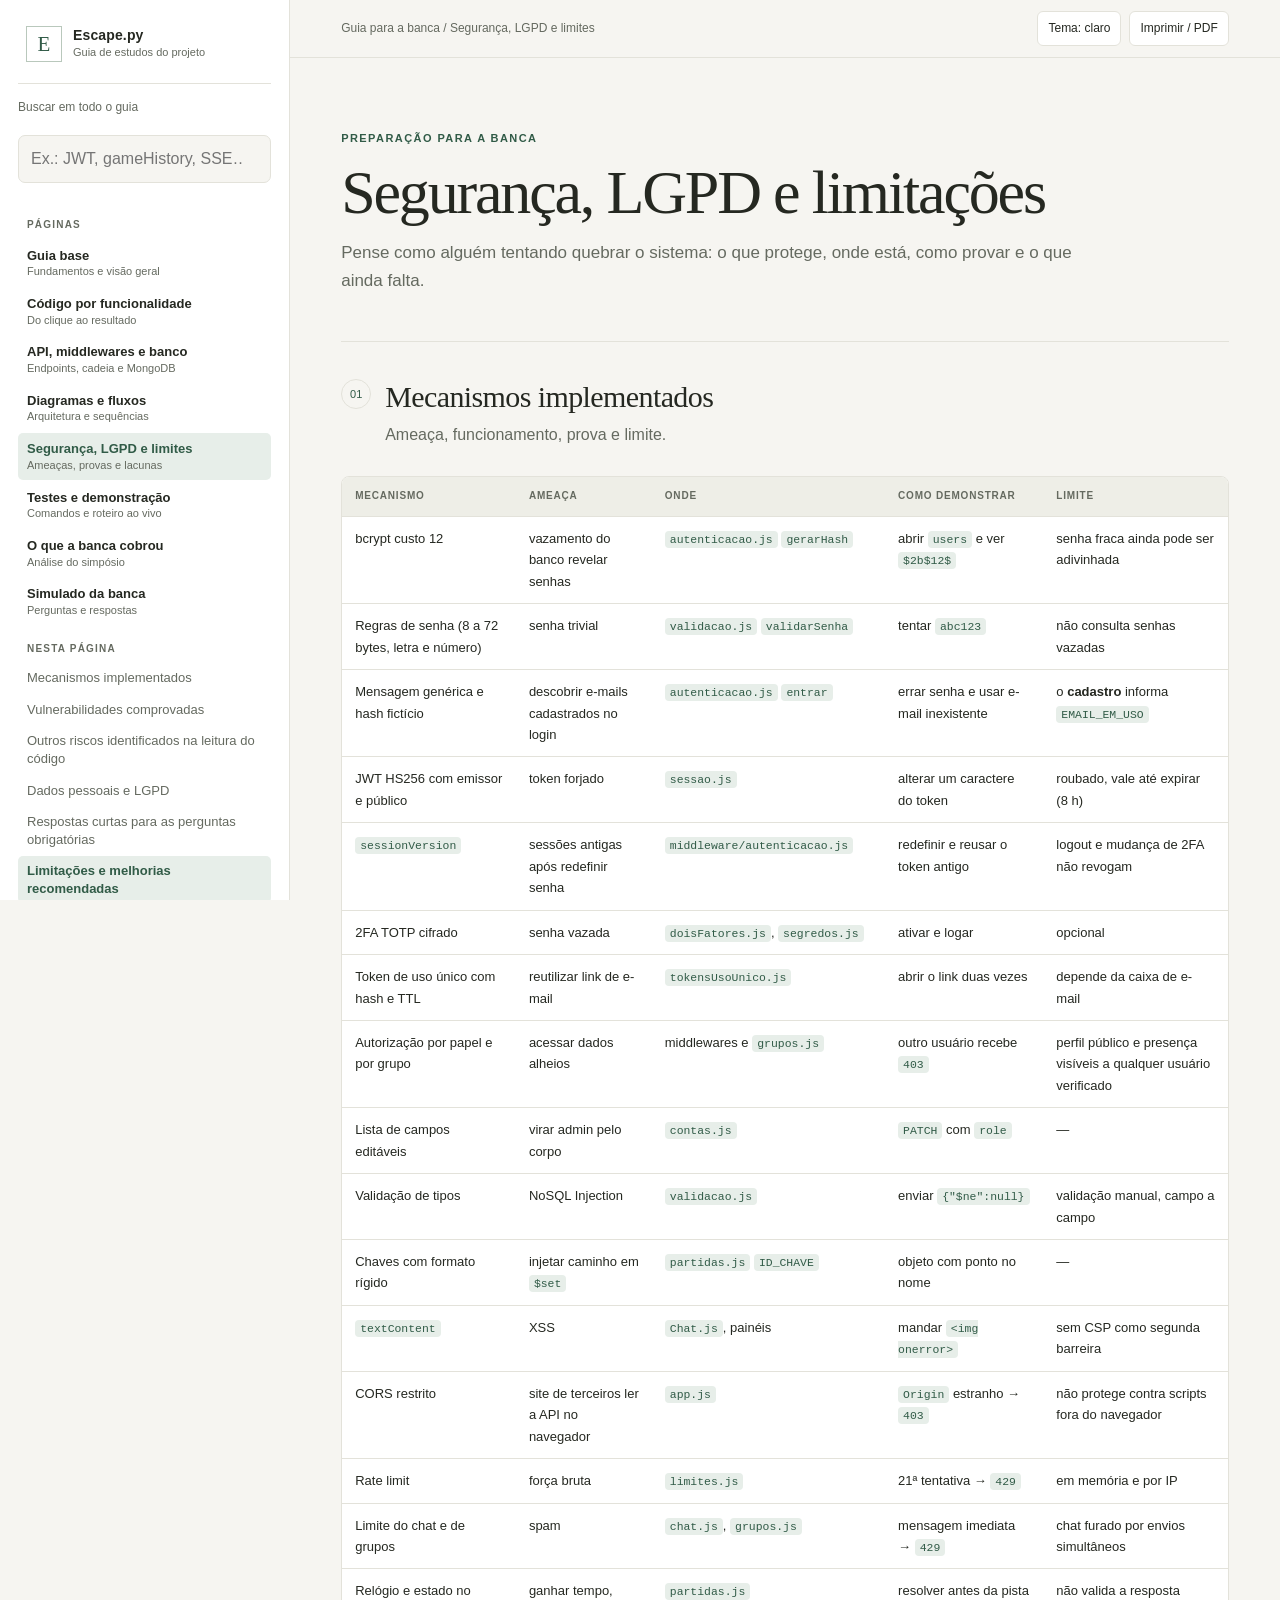
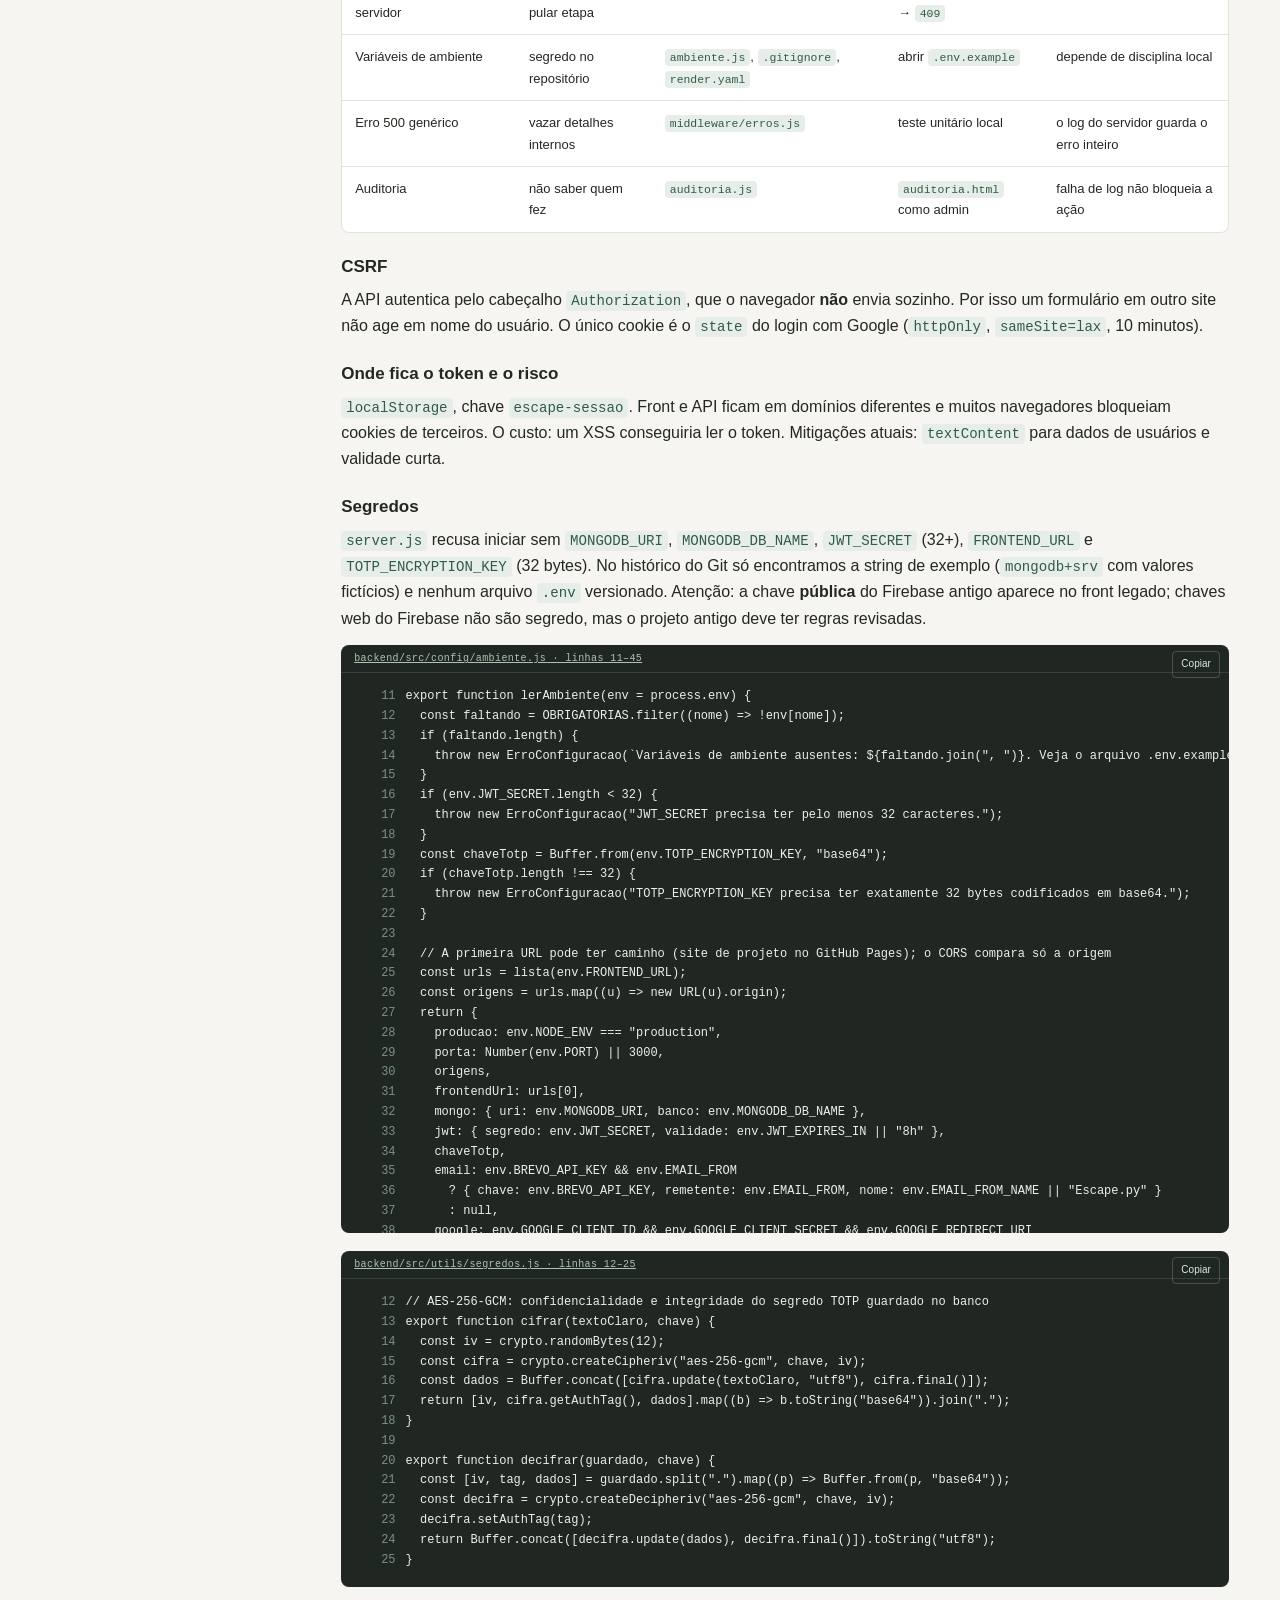
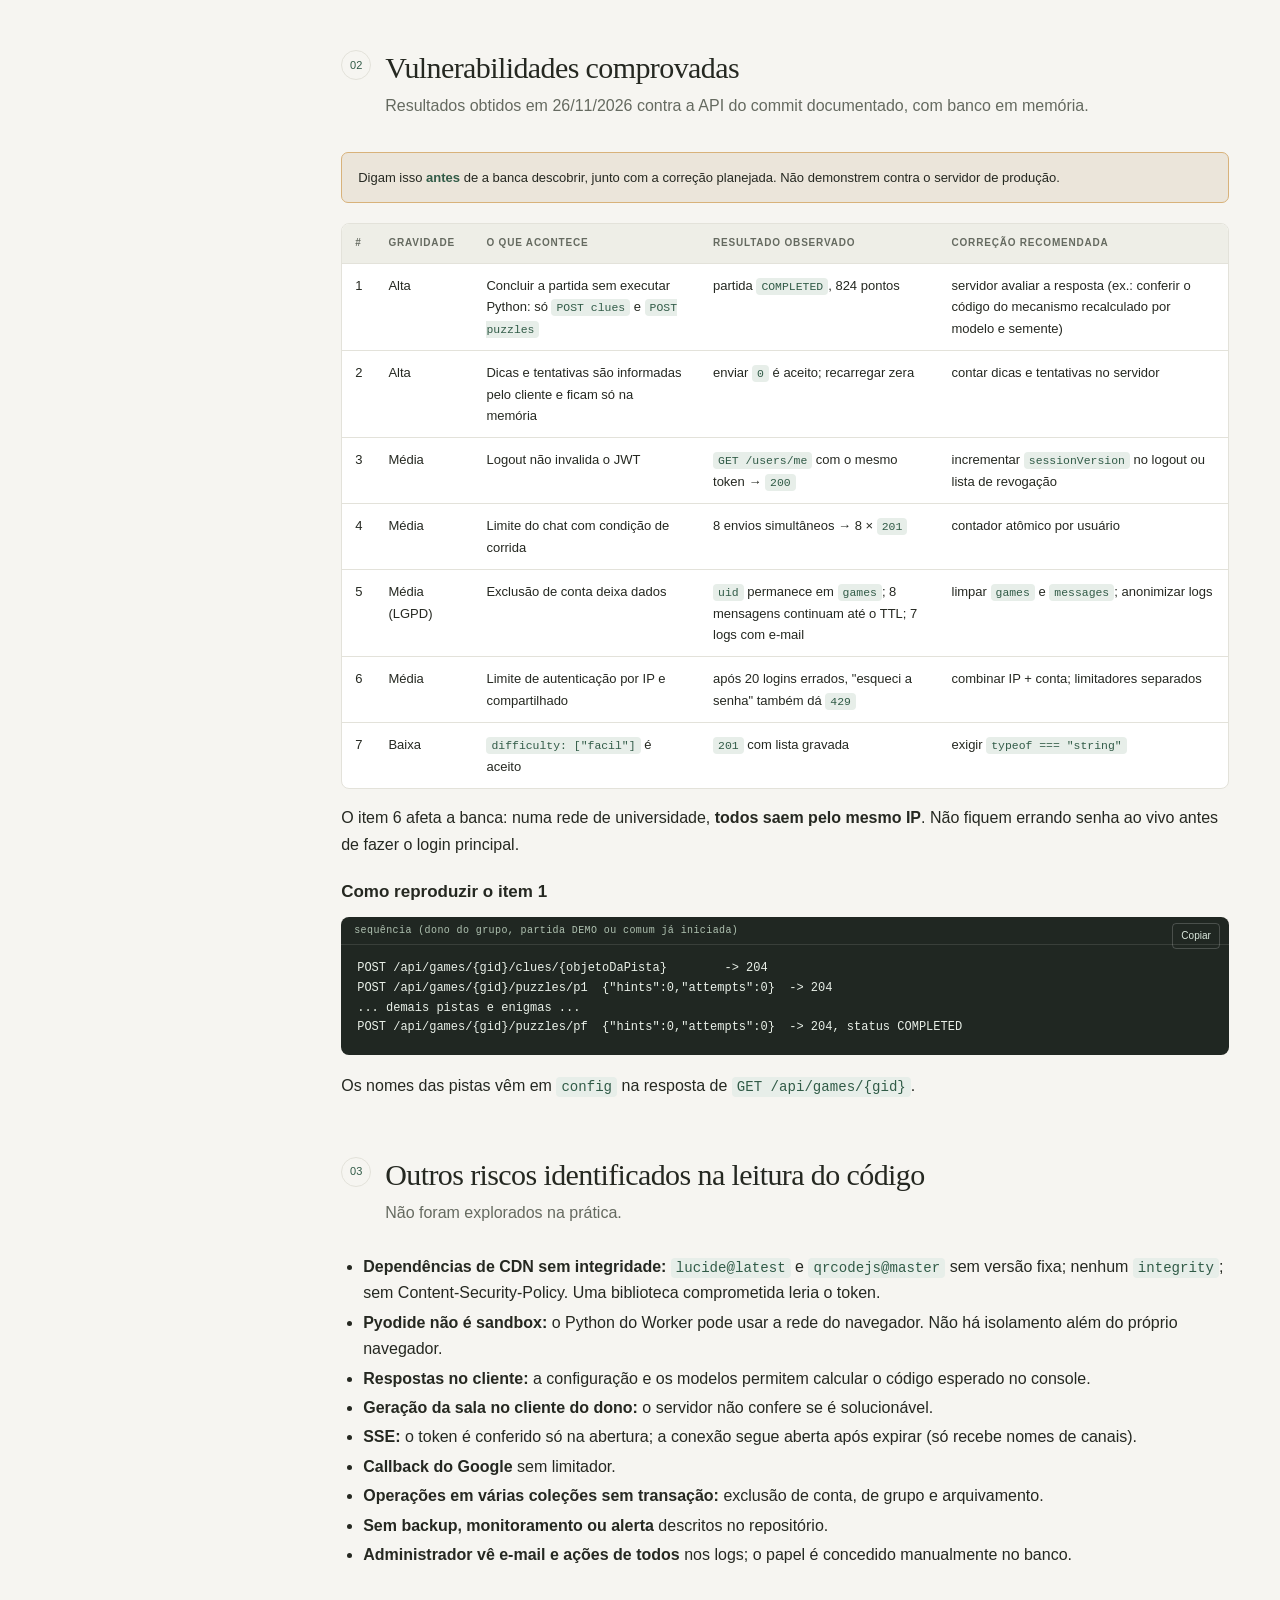
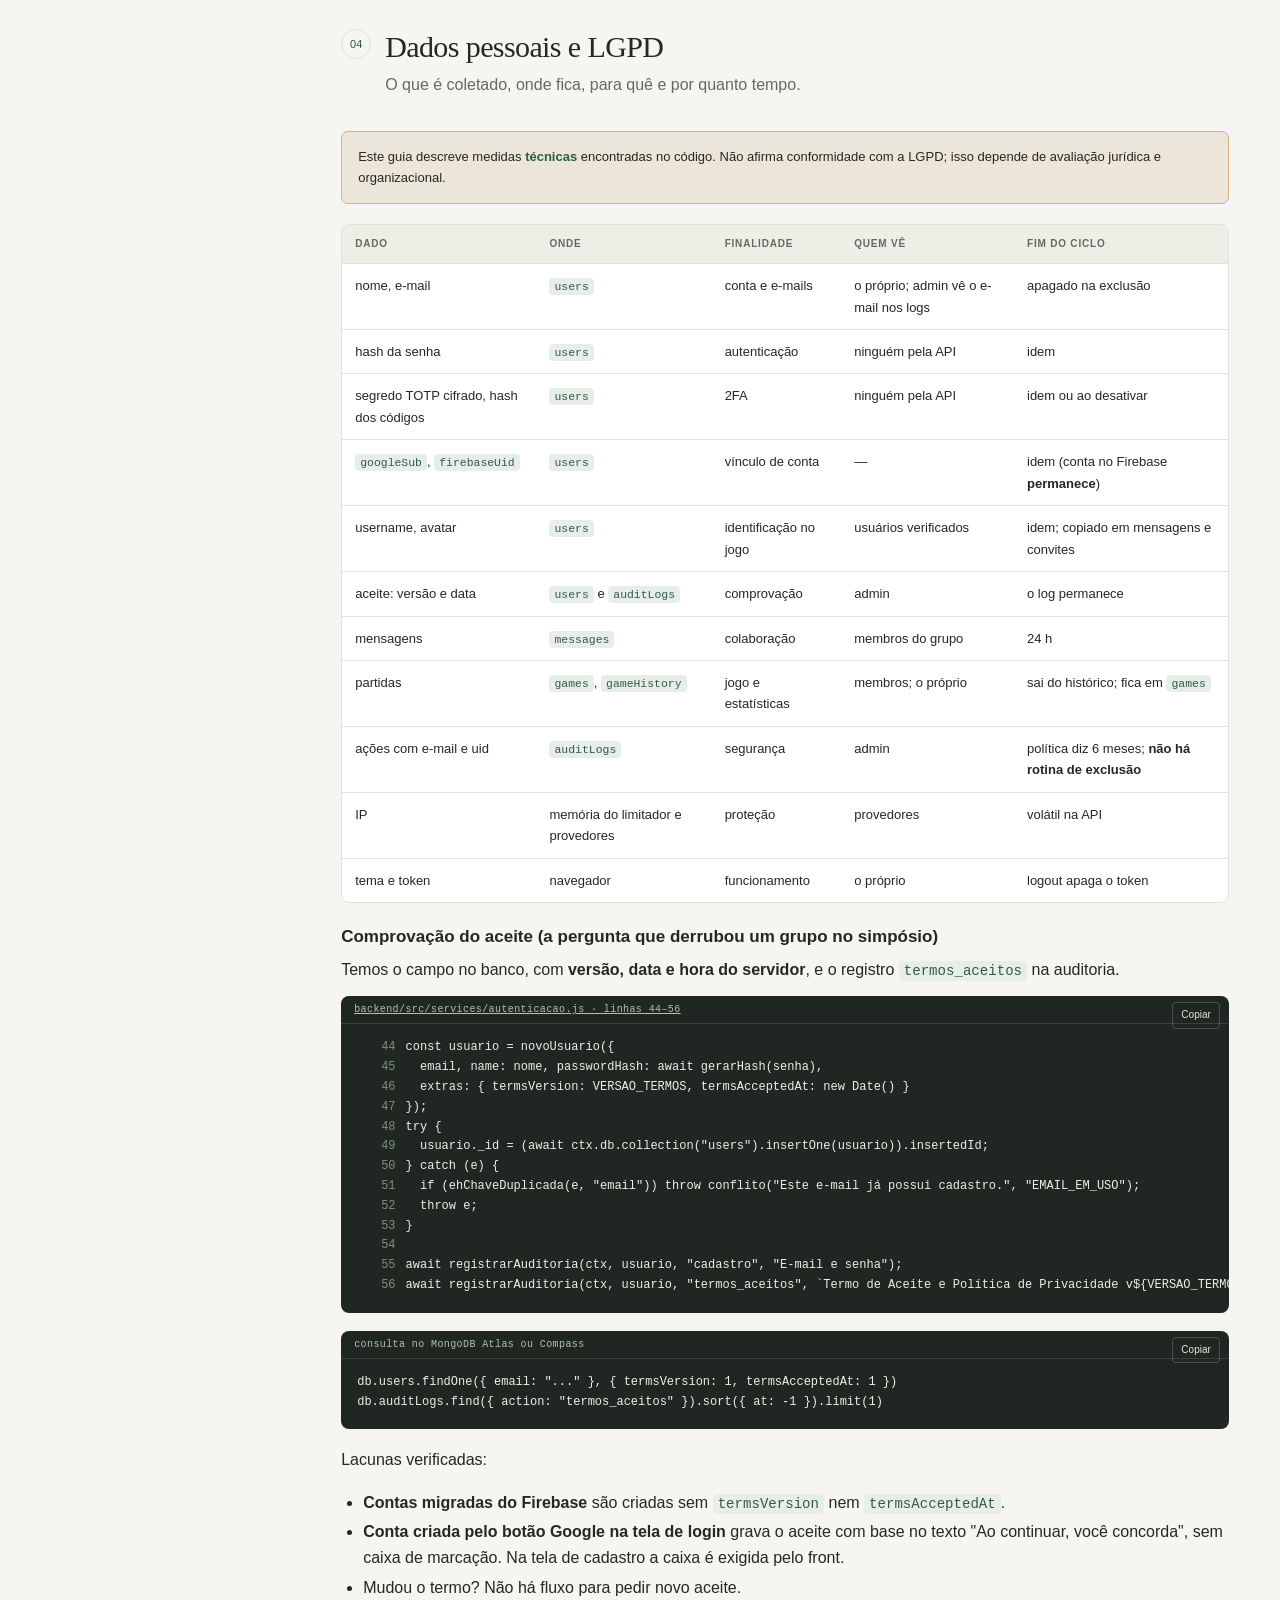
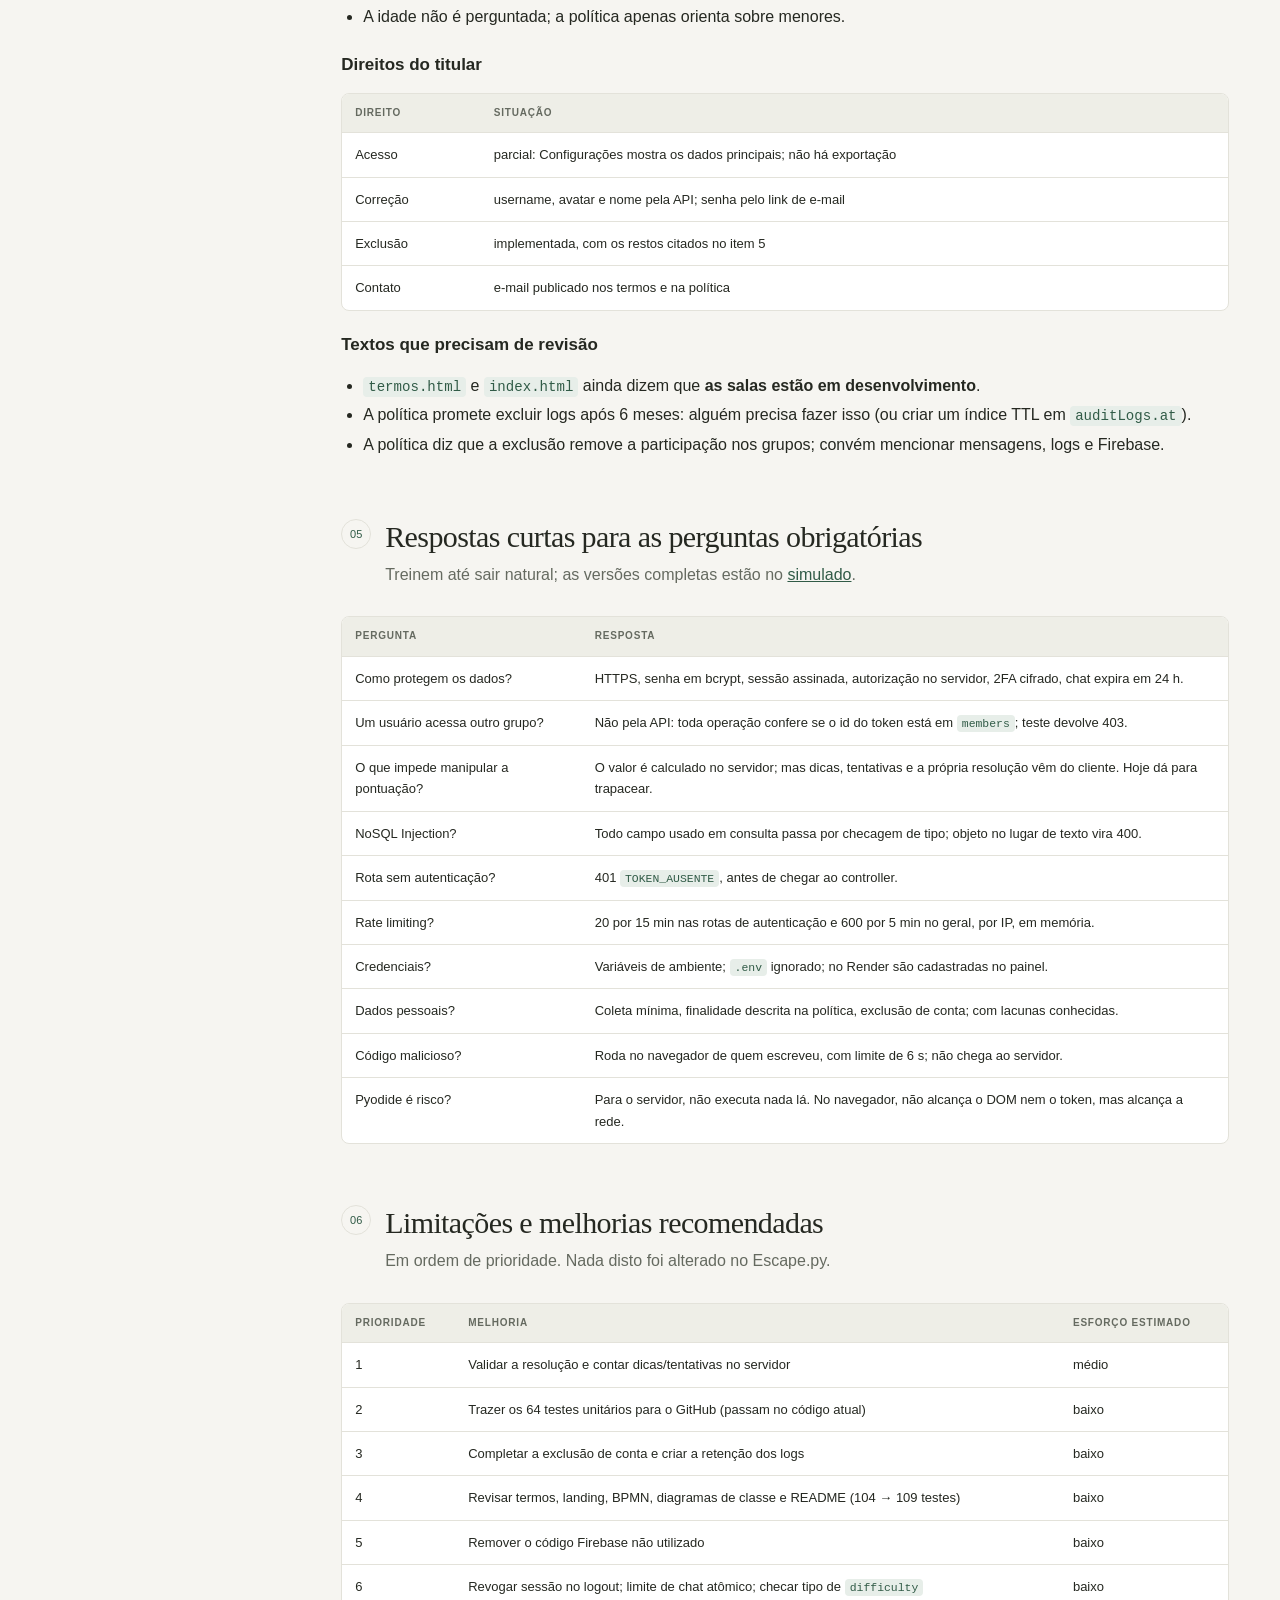
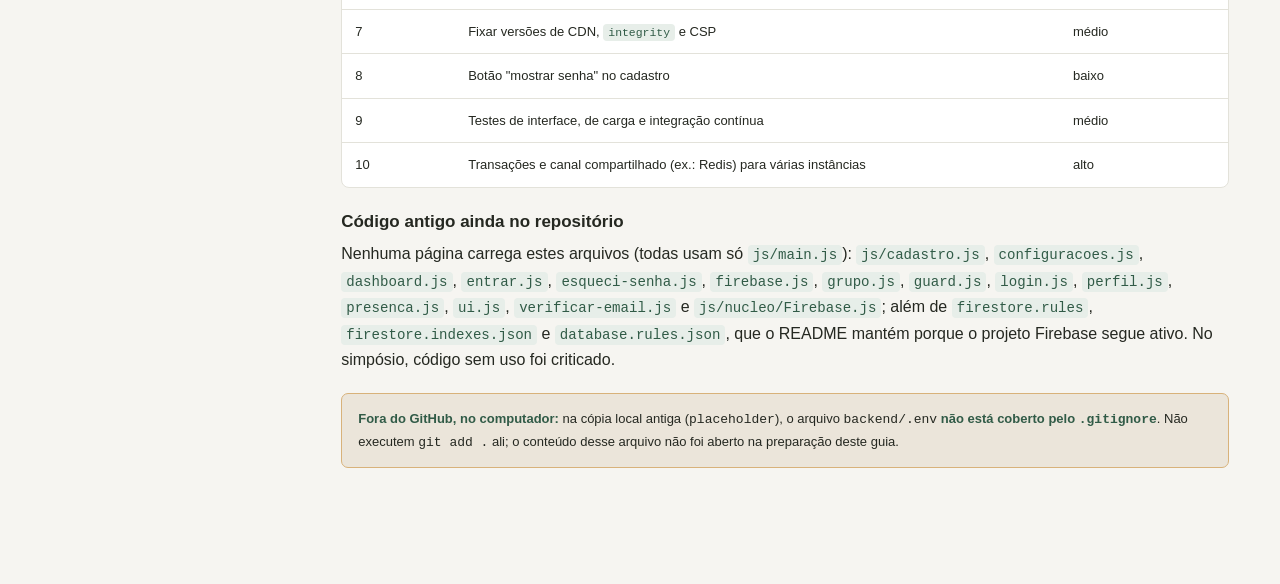
<file: seguranca.html>
<!doctype html>
<html lang="pt-BR" data-tema="claro">
<head>
<meta charset="utf-8">
<meta name="viewport" content="width=device-width, initial-scale=1">
<meta name="theme-color" content="#f6f5f1">
<title>Segurança, LGPD e limites · Escape.py</title>
<link rel="stylesheet" href="assets/guia.css">
</head>
<body>
<div class="layout">
<aside class="sidebar" id="sidebar" aria-label="Navegação do guia">
  <a class="brand" href="index.html"><span class="brand-mark" aria-hidden="true">E</span><span><strong>Escape.py</strong><small>Guia de estudos do projeto</small></span></a>
  <label class="small" for="busca" style="display:block;margin-top:14px">Buscar em todo o guia</label>
  <input id="busca" class="nav-search" type="search" placeholder="Ex.: JWT, gameHistory, SSE…" autocomplete="off">
  <div id="achados" hidden></div>
  <nav id="navegacao">
    <div class="nav-group"><p class="nav-title">Páginas</p><div class="nav-list paginas"><a href="index.html"><b>Guia base</b><small>Fundamentos e visão geral</small></a><a href="codigo.html"><b>Código por funcionalidade</b><small>Do clique ao resultado</small></a><a href="api-banco.html"><b>API, middlewares e banco</b><small>Endpoints, cadeia e MongoDB</small></a><a href="diagramas.html"><b>Diagramas e fluxos</b><small>Arquitetura e sequências</small></a><a href="seguranca.html" class=atual aria-current=page><b>Segurança, LGPD e limites</b><small>Ameaças, provas e lacunas</small></a><a href="testes.html"><b>Testes e demonstração</b><small>Comandos e roteiro ao vivo</small></a><a href="simposio.html"><b>O que a banca cobrou</b><small>Análise do simpósio</small></a><a href="simulado.html"><b>Simulado da banca</b><small>Perguntas e respostas</small></a></div></div>
    <div class="nav-group"><p class="nav-title">Nesta página</p><div class="nav-list" id="locais"><a href="#mecanismos">Mecanismos implementados</a><a href="#provas">Vulnerabilidades comprovadas</a><a href="#outros">Outros riscos identificados na leitura do código</a><a href="#lgpd">Dados pessoais e LGPD</a><a href="#respostas">Respostas curtas para as perguntas obrigatórias</a><a href="#melhorias">Limitações e melhorias recomendadas</a></div></div>
  </nav>
  <div class="side-foot">Baseado no código do repositório Escape-Room-PFC, branch main, commit <a href="https://github.com/pfcumc2026/Escape-Room-PFC/tree/37cd1d6393ed8550972f173e519ec6925c65aec6">37cd1d6</a> (18/11/2026).</div>
</aside>
<main class="main" id="inicio">
  <header class="topbar"><div style="display:flex;align-items:center;gap:10px"><button class="menu-button" id="menu-toggle" aria-label="Abrir navegação" aria-expanded="false">☰</button><span class="crumb">Guia para a banca / Segurança, LGPD e limites</span></div><div class="top-actions"><button class="icon-button" id="tema-toggle" type="button" aria-label="Alternar tema">Tema: claro</button><button class="icon-button" id="imprimir" type="button">Imprimir / PDF</button></div></header>
  <article class="content">
<header class="intro"><span class="eyebrow">Preparação para a banca</span><h1>Segurança, LGPD e limitações</h1><p>Pense como alguém tentando quebrar o sistema: o que protege, onde está, como provar e o que ainda falta.</p></header>

<section class="section" id="mecanismos" data-title="Mecanismos implementados"><div class="section-head"><span class="section-number">01</span><div><h2>Mecanismos implementados</h2><p class="lede">Ameaça, funcionamento, prova e limite.</p></div></div>
<div class="table-wrap"><table><thead><tr><th>Mecanismo</th><th>Ameaça</th><th>Onde</th><th>Como demonstrar</th><th>Limite</th></tr></thead><tbody><tr><td>bcrypt custo 12</td><td>vazamento do banco revelar senhas</td><td><code>autenticacao.js</code> <code>gerarHash</code></td><td>abrir <code>users</code> e ver <code>$2b$12$</code></td><td>senha fraca ainda pode ser adivinhada</td></tr><tr><td>Regras de senha (8 a 72 bytes, letra e número)</td><td>senha trivial</td><td><code>validacao.js</code> <code>validarSenha</code></td><td>tentar <code>abc123</code></td><td>não consulta senhas vazadas</td></tr><tr><td>Mensagem genérica e hash fictício</td><td>descobrir e-mails cadastrados no login</td><td><code>autenticacao.js</code> <code>entrar</code></td><td>errar senha e usar e-mail inexistente</td><td>o <strong>cadastro</strong> informa <code>EMAIL_EM_USO</code></td></tr><tr><td>JWT HS256 com emissor e público</td><td>token forjado</td><td><code>sessao.js</code></td><td>alterar um caractere do token</td><td>roubado, vale até expirar (8 h)</td></tr><tr><td><code>sessionVersion</code></td><td>sessões antigas após redefinir senha</td><td><code>middleware/autenticacao.js</code></td><td>redefinir e reusar o token antigo</td><td>logout e mudança de 2FA não revogam</td></tr><tr><td>2FA TOTP cifrado</td><td>senha vazada</td><td><code>doisFatores.js</code>, <code>segredos.js</code></td><td>ativar e logar</td><td>opcional</td></tr><tr><td>Token de uso único com hash e TTL</td><td>reutilizar link de e-mail</td><td><code>tokensUsoUnico.js</code></td><td>abrir o link duas vezes</td><td>depende da caixa de e-mail</td></tr><tr><td>Autorização por papel e por grupo</td><td>acessar dados alheios</td><td>middlewares e <code>grupos.js</code></td><td>outro usuário recebe <code>403</code></td><td>perfil público e presença visíveis a qualquer usuário verificado</td></tr><tr><td>Lista de campos editáveis</td><td>virar admin pelo corpo</td><td><code>contas.js</code></td><td><code>PATCH</code> com <code>role</code></td><td>—</td></tr><tr><td>Validação de tipos</td><td>NoSQL Injection</td><td><code>validacao.js</code></td><td>enviar <code>{&quot;$ne&quot;:null}</code></td><td>validação manual, campo a campo</td></tr><tr><td>Chaves com formato rígido</td><td>injetar caminho em <code>$set</code></td><td><code>partidas.js</code> <code>ID_CHAVE</code></td><td>objeto com ponto no nome</td><td>—</td></tr><tr><td><code>textContent</code></td><td>XSS</td><td><code>Chat.js</code>, painéis</td><td>mandar <code>&lt;img onerror&gt;</code></td><td>sem CSP como segunda barreira</td></tr><tr><td>CORS restrito</td><td>site de terceiros ler a API no navegador</td><td><code>app.js</code></td><td><code>Origin</code> estranho → <code>403</code></td><td>não protege contra scripts fora do navegador</td></tr><tr><td>Rate limit</td><td>força bruta</td><td><code>limites.js</code></td><td>21ª tentativa → <code>429</code></td><td>em memória e por IP</td></tr><tr><td>Limite do chat e de grupos</td><td>spam</td><td><code>chat.js</code>, <code>grupos.js</code></td><td>mensagem imediata → <code>429</code></td><td>chat furado por envios simultâneos</td></tr><tr><td>Relógio e estado no servidor</td><td>ganhar tempo, pular etapa</td><td><code>partidas.js</code></td><td>resolver antes da pista → <code>409</code></td><td>não valida a resposta</td></tr><tr><td>Variáveis de ambiente</td><td>segredo no repositório</td><td><code>ambiente.js</code>, <code>.gitignore</code>, <code>render.yaml</code></td><td>abrir <code>.env.example</code></td><td>depende de disciplina local</td></tr><tr><td>Erro 500 genérico</td><td>vazar detalhes internos</td><td><code>middleware/erros.js</code></td><td>teste unitário local</td><td>o log do servidor guarda o erro inteiro</td></tr><tr><td>Auditoria</td><td>não saber quem fez</td><td><code>auditoria.js</code></td><td><code>auditoria.html</code> como admin</td><td>falha de log não bloqueia a ação</td></tr></tbody></table></div>
<h3>CSRF</h3>
<p>A API autentica pelo cabeçalho <code>Authorization</code>, que o navegador <strong>não</strong> envia sozinho. Por isso um formulário em outro site não age em nome do usuário. O único cookie é o <code>state</code> do login com Google (<code>httpOnly</code>, <code>sameSite=lax</code>, 10 minutos).</p>
<h3>Onde fica o token e o risco</h3>
<p><code>localStorage</code>, chave <code>escape-sessao</code>. Front e API ficam em domínios diferentes e muitos navegadores bloqueiam cookies de terceiros. O custo: um XSS conseguiria ler o token. Mitigações atuais: <code>textContent</code> para dados de usuários e validade curta.</p>
<h3>Segredos</h3>
<p><code>server.js</code> recusa iniciar sem <code>MONGODB_URI</code>, <code>MONGODB_DB_NAME</code>, <code>JWT_SECRET</code> (32+), <code>FRONTEND_URL</code> e <code>TOTP_ENCRYPTION_KEY</code> (32 bytes). No histórico do Git só encontramos a string de exemplo (<code>mongodb+srv</code> com valores fictícios) e nenhum arquivo <code>.env</code> versionado. Atenção: a chave <strong>pública</strong> do Firebase antigo aparece no front legado; chaves web do Firebase não são segredo, mas o projeto antigo deve ter regras revisadas.</p>
<div class="codebox"><div class="code-label"><a href="https://github.com/pfcumc2026/Escape-Room-PFC/blob/37cd1d6393ed8550972f173e519ec6925c65aec6/backend/src/config/ambiente.js#L11-L45" target="_blank" rel="noopener">backend/src/config/ambiente.js · linhas 11–45</a></div><button class="copy" type="button">Copiar</button><pre><code><span class="ln">11</span>export function lerAmbiente(env = process.env) {
<span class="ln">12</span>  const faltando = OBRIGATORIAS.filter((nome) =&gt; !env[nome]);
<span class="ln">13</span>  if (faltando.length) {
<span class="ln">14</span>    throw new ErroConfiguracao(`Variáveis de ambiente ausentes: ${faltando.join(&quot;, &quot;)}. Veja o arquivo .env.example.`);
<span class="ln">15</span>  }
<span class="ln">16</span>  if (env.JWT_SECRET.length &lt; 32) {
<span class="ln">17</span>    throw new ErroConfiguracao(&quot;JWT_SECRET precisa ter pelo menos 32 caracteres.&quot;);
<span class="ln">18</span>  }
<span class="ln">19</span>  const chaveTotp = Buffer.from(env.TOTP_ENCRYPTION_KEY, &quot;base64&quot;);
<span class="ln">20</span>  if (chaveTotp.length !== 32) {
<span class="ln">21</span>    throw new ErroConfiguracao(&quot;TOTP_ENCRYPTION_KEY precisa ter exatamente 32 bytes codificados em base64.&quot;);
<span class="ln">22</span>  }
<span class="ln">23</span>
<span class="ln">24</span>  // A primeira URL pode ter caminho (site de projeto no GitHub Pages); o CORS compara só a origem
<span class="ln">25</span>  const urls = lista(env.FRONTEND_URL);
<span class="ln">26</span>  const origens = urls.map((u) =&gt; new URL(u).origin);
<span class="ln">27</span>  return {
<span class="ln">28</span>    producao: env.NODE_ENV === &quot;production&quot;,
<span class="ln">29</span>    porta: Number(env.PORT) || 3000,
<span class="ln">30</span>    origens,
<span class="ln">31</span>    frontendUrl: urls[0],
<span class="ln">32</span>    mongo: { uri: env.MONGODB_URI, banco: env.MONGODB_DB_NAME },
<span class="ln">33</span>    jwt: { segredo: env.JWT_SECRET, validade: env.JWT_EXPIRES_IN || &quot;8h&quot; },
<span class="ln">34</span>    chaveTotp,
<span class="ln">35</span>    email: env.BREVO_API_KEY &amp;&amp; env.EMAIL_FROM
<span class="ln">36</span>      ? { chave: env.BREVO_API_KEY, remetente: env.EMAIL_FROM, nome: env.EMAIL_FROM_NAME || &quot;Escape.py&quot; }
<span class="ln">37</span>      : null,
<span class="ln">38</span>    google: env.GOOGLE_CLIENT_ID &amp;&amp; env.GOOGLE_CLIENT_SECRET &amp;&amp; env.GOOGLE_REDIRECT_URI
<span class="ln">39</span>      ? { clienteId: env.GOOGLE_CLIENT_ID, segredo: env.GOOGLE_CLIENT_SECRET, retorno: env.GOOGLE_REDIRECT_URI }
<span class="ln">40</span>      : null,
<span class="ln">41</span>    firebaseLegado: env.FIREBASE_API_KEY &amp;&amp; env.FIREBASE_PROJECT_ID
<span class="ln">42</span>      ? { chave: env.FIREBASE_API_KEY, projeto: env.FIREBASE_PROJECT_ID }
<span class="ln">43</span>      : null
<span class="ln">44</span>  };
<span class="ln">45</span>}</code></pre></div>
<div class="codebox"><div class="code-label"><a href="https://github.com/pfcumc2026/Escape-Room-PFC/blob/37cd1d6393ed8550972f173e519ec6925c65aec6/backend/src/utils/segredos.js#L12-L25" target="_blank" rel="noopener">backend/src/utils/segredos.js · linhas 12–25</a></div><button class="copy" type="button">Copiar</button><pre><code><span class="ln">12</span>// AES-256-GCM: confidencialidade e integridade do segredo TOTP guardado no banco
<span class="ln">13</span>export function cifrar(textoClaro, chave) {
<span class="ln">14</span>  const iv = crypto.randomBytes(12);
<span class="ln">15</span>  const cifra = crypto.createCipheriv(&quot;aes-256-gcm&quot;, chave, iv);
<span class="ln">16</span>  const dados = Buffer.concat([cifra.update(textoClaro, &quot;utf8&quot;), cifra.final()]);
<span class="ln">17</span>  return [iv, cifra.getAuthTag(), dados].map((b) =&gt; b.toString(&quot;base64&quot;)).join(&quot;.&quot;);
<span class="ln">18</span>}
<span class="ln">19</span>
<span class="ln">20</span>export function decifrar(guardado, chave) {
<span class="ln">21</span>  const [iv, tag, dados] = guardado.split(&quot;.&quot;).map((p) =&gt; Buffer.from(p, &quot;base64&quot;));
<span class="ln">22</span>  const decifra = crypto.createDecipheriv(&quot;aes-256-gcm&quot;, chave, iv);
<span class="ln">23</span>  decifra.setAuthTag(tag);
<span class="ln">24</span>  return Buffer.concat([decifra.update(dados), decifra.final()]).toString(&quot;utf8&quot;);
<span class="ln">25</span>}</code></pre></div></section>
<section class="section" id="provas" data-title="Vulnerabilidades comprovadas"><div class="section-head"><span class="section-number">02</span><div><h2>Vulnerabilidades comprovadas</h2><p class="lede">Resultados obtidos em 26/11/2026 contra a API do commit documentado, com banco em memória.</p></div></div>
<div class="note alerta">Digam isso <strong>antes</strong> de a banca descobrir, junto com a correção planejada. Não demonstrem contra o servidor de produção.</div>
<div class="table-wrap"><table><thead><tr><th>#</th><th>Gravidade</th><th>O que acontece</th><th>Resultado observado</th><th>Correção recomendada</th></tr></thead><tbody><tr><td>1</td><td>Alta</td><td>Concluir a partida sem executar Python: só <code>POST clues</code> e <code>POST puzzles</code></td><td>partida <code>COMPLETED</code>, 824 pontos</td><td>servidor avaliar a resposta (ex.: conferir o código do mecanismo recalculado por modelo e semente)</td></tr><tr><td>2</td><td>Alta</td><td>Dicas e tentativas são informadas pelo cliente e ficam só na memória</td><td>enviar <code>0</code> é aceito; recarregar zera</td><td>contar dicas e tentativas no servidor</td></tr><tr><td>3</td><td>Média</td><td>Logout não invalida o JWT</td><td><code>GET /users/me</code> com o mesmo token → <code>200</code></td><td>incrementar <code>sessionVersion</code> no logout ou lista de revogação</td></tr><tr><td>4</td><td>Média</td><td>Limite do chat com condição de corrida</td><td>8 envios simultâneos → 8 × <code>201</code></td><td>contador atômico por usuário</td></tr><tr><td>5</td><td>Média (LGPD)</td><td>Exclusão de conta deixa dados</td><td><code>uid</code> permanece em <code>games</code>; 8 mensagens continuam até o TTL; 7 logs com e-mail</td><td>limpar <code>games</code> e <code>messages</code>; anonimizar logs</td></tr><tr><td>6</td><td>Média</td><td>Limite de autenticação por IP e compartilhado</td><td>após 20 logins errados, &quot;esqueci a senha&quot; também dá <code>429</code></td><td>combinar IP + conta; limitadores separados</td></tr><tr><td>7</td><td>Baixa</td><td><code>difficulty: [&quot;facil&quot;]</code> é aceito</td><td><code>201</code> com lista gravada</td><td>exigir <code>typeof === &quot;string&quot;</code></td></tr></tbody></table></div>
<p>O item 6 afeta a banca: numa rede de universidade, <strong>todos saem pelo mesmo IP</strong>. Não fiquem errando senha ao vivo antes de fazer o login principal.</p>
<h3>Como reproduzir o item 1</h3>
<div class="codebox"><div class="code-label">sequência (dono do grupo, partida DEMO ou comum já iniciada)</div><button class="copy" type="button">Copiar</button><pre><code>POST /api/games/{gid}/clues/{objetoDaPista}        -&gt; 204
POST /api/games/{gid}/puzzles/p1  {&quot;hints&quot;:0,&quot;attempts&quot;:0}  -&gt; 204
... demais pistas e enigmas ...
POST /api/games/{gid}/puzzles/pf  {&quot;hints&quot;:0,&quot;attempts&quot;:0}  -&gt; 204, status COMPLETED</code></pre></div>
<p>Os nomes das pistas vêm em <code>config</code> na resposta de <code>GET /api/games/{gid}</code>.</p></section>
<section class="section" id="outros" data-title="Outros riscos identificados na leitura do código"><div class="section-head"><span class="section-number">03</span><div><h2>Outros riscos identificados na leitura do código</h2><p class="lede">Não foram explorados na prática.</p></div></div>
<ul><li><strong>Dependências de CDN sem integridade:</strong> <code>lucide@latest</code> e <code>qrcodejs@master</code> sem versão fixa; nenhum <code>integrity</code>; sem Content-Security-Policy. Uma biblioteca comprometida leria o token.</li><li><strong>Pyodide não é sandbox:</strong> o Python do Worker pode usar a rede do navegador. Não há isolamento além do próprio navegador.</li><li><strong>Respostas no cliente:</strong> a configuração e os modelos permitem calcular o código esperado no console.</li><li><strong>Geração da sala no cliente do dono:</strong> o servidor não confere se é solucionável.</li><li><strong>SSE:</strong> o token é conferido só na abertura; a conexão segue aberta após expirar (só recebe nomes de canais).</li><li><strong>Callback do Google</strong> sem limitador.</li><li><strong>Operações em várias coleções sem transação:</strong> exclusão de conta, de grupo e arquivamento.</li><li><strong>Sem backup, monitoramento ou alerta</strong> descritos no repositório.</li><li><strong>Administrador vê e-mail e ações de todos</strong> nos logs; o papel é concedido manualmente no banco.</li></ul></section>
<section class="section" id="lgpd" data-title="Dados pessoais e LGPD"><div class="section-head"><span class="section-number">04</span><div><h2>Dados pessoais e LGPD</h2><p class="lede">O que é coletado, onde fica, para quê e por quanto tempo.</p></div></div>
<div class="note alerta">Este guia descreve medidas <strong>técnicas</strong> encontradas no código. Não afirma conformidade com a LGPD; isso depende de avaliação jurídica e organizacional.</div>
<div class="table-wrap"><table><thead><tr><th>Dado</th><th>Onde</th><th>Finalidade</th><th>Quem vê</th><th>Fim do ciclo</th></tr></thead><tbody><tr><td>nome, e-mail</td><td><code>users</code></td><td>conta e e-mails</td><td>o próprio; admin vê o e-mail nos logs</td><td>apagado na exclusão</td></tr><tr><td>hash da senha</td><td><code>users</code></td><td>autenticação</td><td>ninguém pela API</td><td>idem</td></tr><tr><td>segredo TOTP cifrado, hash dos códigos</td><td><code>users</code></td><td>2FA</td><td>ninguém pela API</td><td>idem ou ao desativar</td></tr><tr><td><code>googleSub</code>, <code>firebaseUid</code></td><td><code>users</code></td><td>vínculo de conta</td><td>—</td><td>idem (conta no Firebase <strong>permanece</strong>)</td></tr><tr><td>username, avatar</td><td><code>users</code></td><td>identificação no jogo</td><td>usuários verificados</td><td>idem; copiado em mensagens e convites</td></tr><tr><td>aceite: versão e data</td><td><code>users</code> e <code>auditLogs</code></td><td>comprovação</td><td>admin</td><td>o log permanece</td></tr><tr><td>mensagens</td><td><code>messages</code></td><td>colaboração</td><td>membros do grupo</td><td>24 h</td></tr><tr><td>partidas</td><td><code>games</code>, <code>gameHistory</code></td><td>jogo e estatísticas</td><td>membros; o próprio</td><td>sai do histórico; fica em <code>games</code></td></tr><tr><td>ações com e-mail e uid</td><td><code>auditLogs</code></td><td>segurança</td><td>admin</td><td>política diz 6 meses; <strong>não há rotina de exclusão</strong></td></tr><tr><td>IP</td><td>memória do limitador e provedores</td><td>proteção</td><td>provedores</td><td>volátil na API</td></tr><tr><td>tema e token</td><td>navegador</td><td>funcionamento</td><td>o próprio</td><td>logout apaga o token</td></tr></tbody></table></div>
<h3>Comprovação do aceite (a pergunta que derrubou um grupo no simpósio)</h3>
<p>Temos o campo no banco, com <strong>versão, data e hora do servidor</strong>, e o registro <code>termos_aceitos</code> na auditoria.</p>
<div class="codebox"><div class="code-label"><a href="https://github.com/pfcumc2026/Escape-Room-PFC/blob/37cd1d6393ed8550972f173e519ec6925c65aec6/backend/src/services/autenticacao.js#L44-L56" target="_blank" rel="noopener">backend/src/services/autenticacao.js · linhas 44–56</a></div><button class="copy" type="button">Copiar</button><pre><code><span class="ln">44</span>const usuario = novoUsuario({
<span class="ln">45</span>  email, name: nome, passwordHash: await gerarHash(senha),
<span class="ln">46</span>  extras: { termsVersion: VERSAO_TERMOS, termsAcceptedAt: new Date() }
<span class="ln">47</span>});
<span class="ln">48</span>try {
<span class="ln">49</span>  usuario._id = (await ctx.db.collection(&quot;users&quot;).insertOne(usuario)).insertedId;
<span class="ln">50</span>} catch (e) {
<span class="ln">51</span>  if (ehChaveDuplicada(e, &quot;email&quot;)) throw conflito(&quot;Este e-mail já possui cadastro.&quot;, &quot;EMAIL_EM_USO&quot;);
<span class="ln">52</span>  throw e;
<span class="ln">53</span>}
<span class="ln">54</span>
<span class="ln">55</span>await registrarAuditoria(ctx, usuario, &quot;cadastro&quot;, &quot;E-mail e senha&quot;);
<span class="ln">56</span>await registrarAuditoria(ctx, usuario, &quot;termos_aceitos&quot;, `Termo de Aceite e Política de Privacidade v${VERSAO_TERMOS}`);</code></pre></div>
<div class="codebox"><div class="code-label">consulta no MongoDB Atlas ou Compass</div><button class="copy" type="button">Copiar</button><pre><code>db.users.findOne({ email: &quot;...&quot; }, { termsVersion: 1, termsAcceptedAt: 1 })
db.auditLogs.find({ action: &quot;termos_aceitos&quot; }).sort({ at: -1 }).limit(1)</code></pre></div>
<p>Lacunas verificadas:</p>
<ul><li><strong>Contas migradas do Firebase</strong> são criadas sem <code>termsVersion</code> nem <code>termsAcceptedAt</code>.</li><li><strong>Conta criada pelo botão Google na tela de login</strong> grava o aceite com base no texto &quot;Ao continuar, você concorda&quot;, sem caixa de marcação. Na tela de cadastro a caixa é exigida pelo front.</li><li>Mudou o termo? Não há fluxo para pedir novo aceite.</li><li>A idade não é perguntada; a política apenas orienta sobre menores.</li></ul>
<h3>Direitos do titular</h3>
<div class="table-wrap"><table><thead><tr><th>Direito</th><th>Situação</th></tr></thead><tbody><tr><td>Acesso</td><td>parcial: Configurações mostra os dados principais; não há exportação</td></tr><tr><td>Correção</td><td>username, avatar e nome pela API; senha pelo link de e-mail</td></tr><tr><td>Exclusão</td><td>implementada, com os restos citados no item 5</td></tr><tr><td>Contato</td><td>e-mail publicado nos termos e na política</td></tr></tbody></table></div>
<h3>Textos que precisam de revisão</h3>
<ul><li><code>termos.html</code> e <code>index.html</code> ainda dizem que <strong>as salas estão em desenvolvimento</strong>.</li><li>A política promete excluir logs após 6 meses: alguém precisa fazer isso (ou criar um índice TTL em <code>auditLogs.at</code>).</li><li>A política diz que a exclusão remove a participação nos grupos; convém mencionar mensagens, logs e Firebase.</li></ul></section>
<section class="section" id="respostas" data-title="Respostas curtas para as perguntas obrigatórias"><div class="section-head"><span class="section-number">05</span><div><h2>Respostas curtas para as perguntas obrigatórias</h2><p class="lede">Treinem até sair natural; as versões completas estão no <a href="simulado.html">simulado</a>.</p></div></div>
<div class="table-wrap"><table><thead><tr><th>Pergunta</th><th>Resposta</th></tr></thead><tbody><tr><td>Como protegem os dados?</td><td>HTTPS, senha em bcrypt, sessão assinada, autorização no servidor, 2FA cifrado, chat expira em 24 h.</td></tr><tr><td>Um usuário acessa outro grupo?</td><td>Não pela API: toda operação confere se o id do token está em <code>members</code>; teste devolve 403.</td></tr><tr><td>O que impede manipular a pontuação?</td><td>O valor é calculado no servidor; mas dicas, tentativas e a própria resolução vêm do cliente. Hoje dá para trapacear.</td></tr><tr><td>NoSQL Injection?</td><td>Todo campo usado em consulta passa por checagem de tipo; objeto no lugar de texto vira 400.</td></tr><tr><td>Rota sem autenticação?</td><td>401 <code>TOKEN_AUSENTE</code>, antes de chegar ao controller.</td></tr><tr><td>Rate limiting?</td><td>20 por 15 min nas rotas de autenticação e 600 por 5 min no geral, por IP, em memória.</td></tr><tr><td>Credenciais?</td><td>Variáveis de ambiente; <code>.env</code> ignorado; no Render são cadastradas no painel.</td></tr><tr><td>Dados pessoais?</td><td>Coleta mínima, finalidade descrita na política, exclusão de conta; com lacunas conhecidas.</td></tr><tr><td>Código malicioso?</td><td>Roda no navegador de quem escreveu, com limite de 6 s; não chega ao servidor.</td></tr><tr><td>Pyodide é risco?</td><td>Para o servidor, não executa nada lá. No navegador, não alcança o DOM nem o token, mas alcança a rede.</td></tr></tbody></table></div></section>
<section class="section" id="melhorias" data-title="Limitações e melhorias recomendadas"><div class="section-head"><span class="section-number">06</span><div><h2>Limitações e melhorias recomendadas</h2><p class="lede">Em ordem de prioridade. Nada disto foi alterado no Escape.py.</p></div></div>
<div class="table-wrap"><table><thead><tr><th>Prioridade</th><th>Melhoria</th><th>Esforço estimado</th></tr></thead><tbody><tr><td>1</td><td>Validar a resolução e contar dicas/tentativas no servidor</td><td>médio</td></tr><tr><td>2</td><td>Trazer os 64 testes unitários para o GitHub (passam no código atual)</td><td>baixo</td></tr><tr><td>3</td><td>Completar a exclusão de conta e criar a retenção dos logs</td><td>baixo</td></tr><tr><td>4</td><td>Revisar termos, landing, BPMN, diagramas de classe e README (104 → 109 testes)</td><td>baixo</td></tr><tr><td>5</td><td>Remover o código Firebase não utilizado</td><td>baixo</td></tr><tr><td>6</td><td>Revogar sessão no logout; limite de chat atômico; checar tipo de <code>difficulty</code></td><td>baixo</td></tr><tr><td>7</td><td>Fixar versões de CDN, <code>integrity</code> e CSP</td><td>médio</td></tr><tr><td>8</td><td>Botão &quot;mostrar senha&quot; no cadastro</td><td>baixo</td></tr><tr><td>9</td><td>Testes de interface, de carga e integração contínua</td><td>médio</td></tr><tr><td>10</td><td>Transações e canal compartilhado (ex.: Redis) para várias instâncias</td><td>alto</td></tr></tbody></table></div>
<h3>Código antigo ainda no repositório</h3>
<p>Nenhuma página carrega estes arquivos (todas usam só <code>js/main.js</code>): <code>js/cadastro.js</code>, <code>configuracoes.js</code>, <code>dashboard.js</code>, <code>entrar.js</code>, <code>esqueci-senha.js</code>, <code>firebase.js</code>, <code>grupo.js</code>, <code>guard.js</code>, <code>login.js</code>, <code>perfil.js</code>, <code>presenca.js</code>, <code>ui.js</code>, <code>verificar-email.js</code> e <code>js/nucleo/Firebase.js</code>; além de <code>firestore.rules</code>, <code>firestore.indexes.json</code> e <code>database.rules.json</code>, que o README mantém porque o projeto Firebase segue ativo. No simpósio, código sem uso foi criticado.</p>
<div class="note alerta"><strong>Fora do GitHub, no computador:</strong> na cópia local antiga (<code>placeholder</code>), o arquivo <code>backend/.env</code> <strong>não está coberto pelo <code>.gitignore</code></strong>. Não executem <code>git add .</code> ali; o conteúdo desse arquivo não foi aberto na preparação deste guia.</div></section>
  </article>
</main>
</div>

<script src="assets/busca.js"></script>
<script src="assets/guia.js"></script>
</body>
</html>
</file>
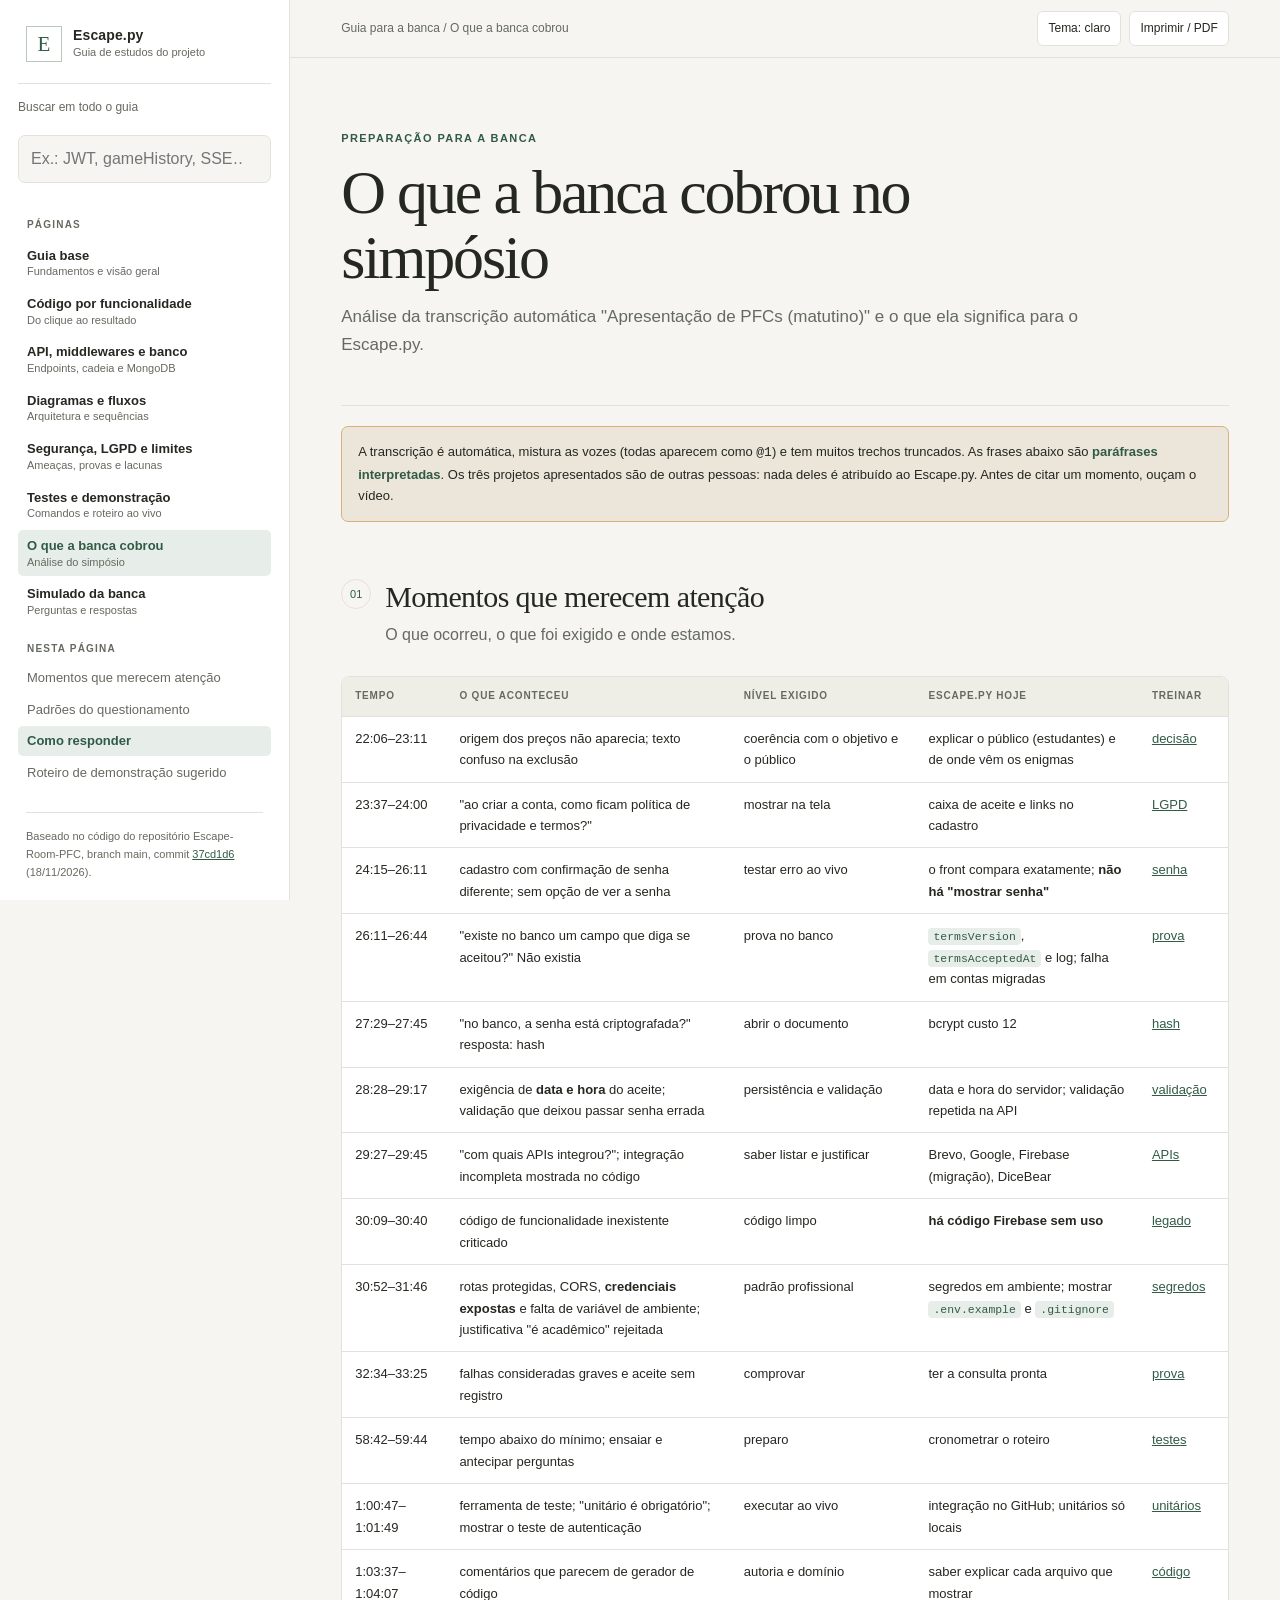
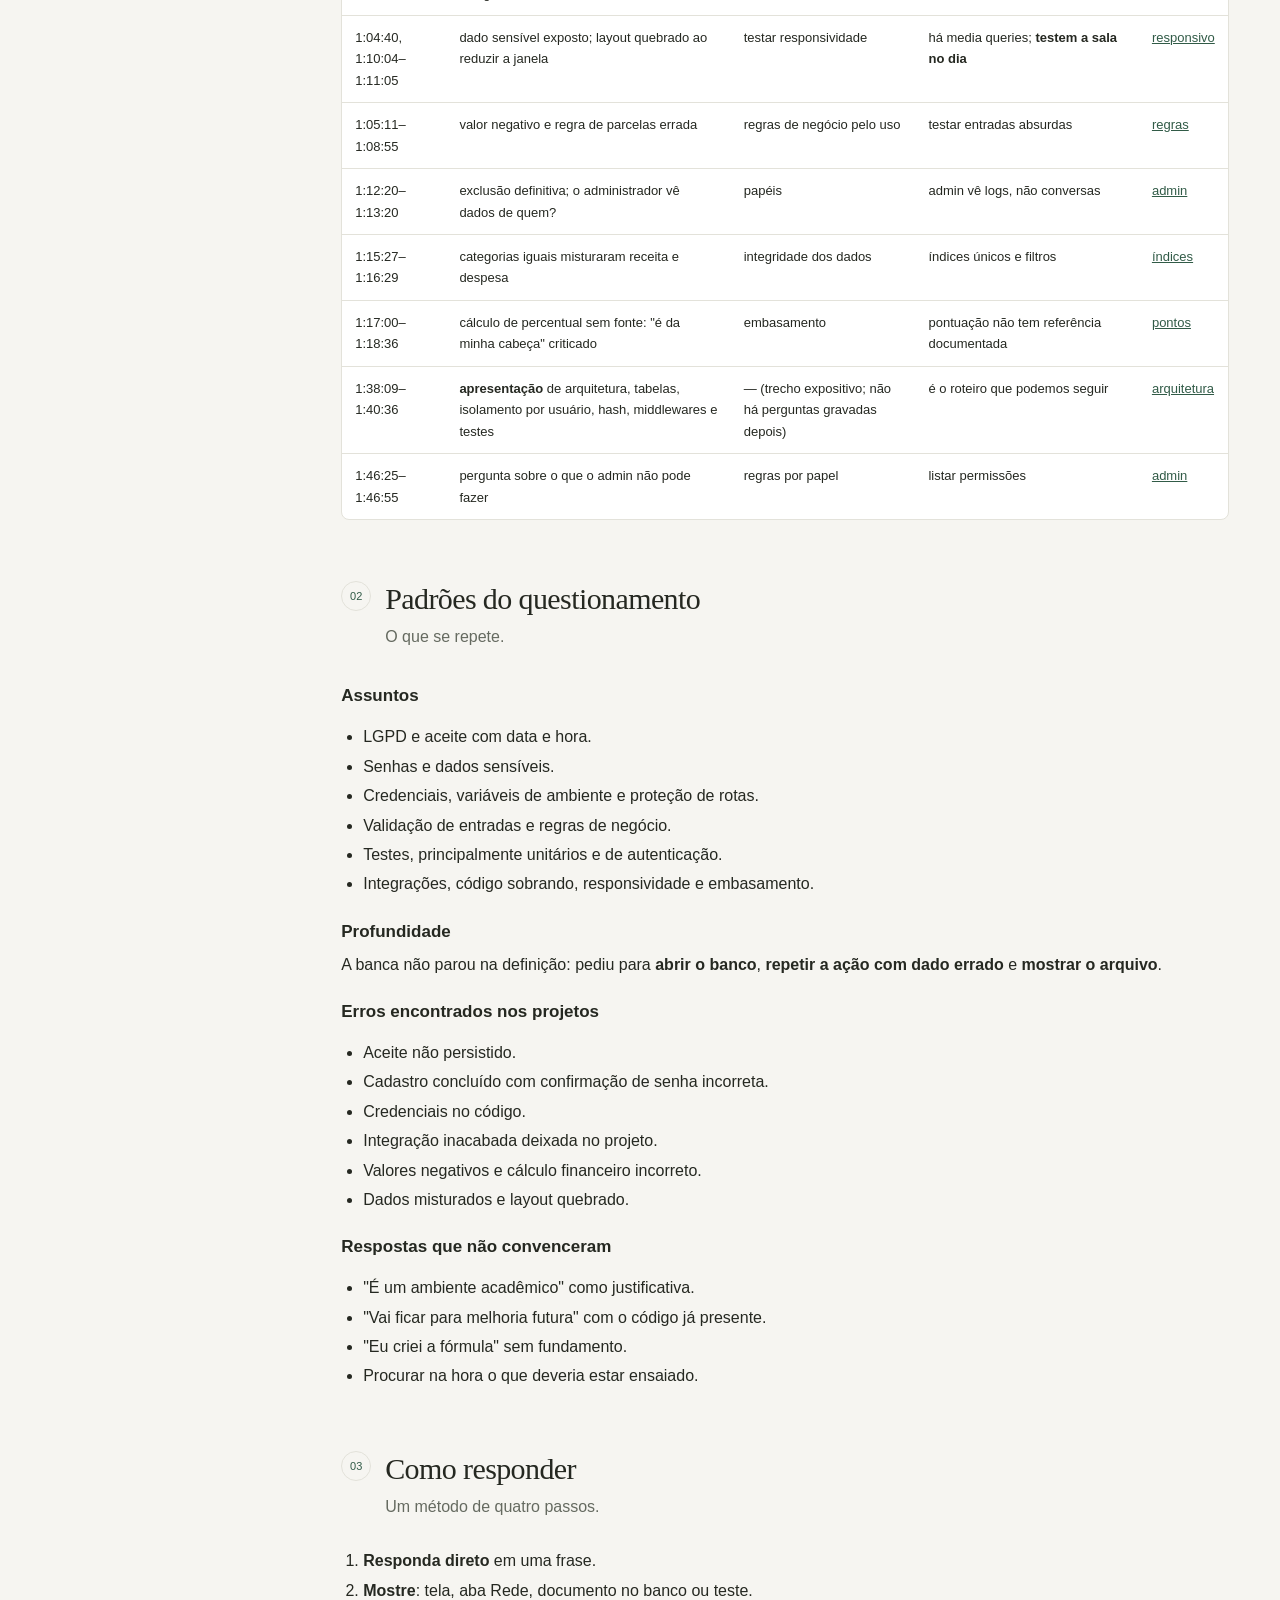
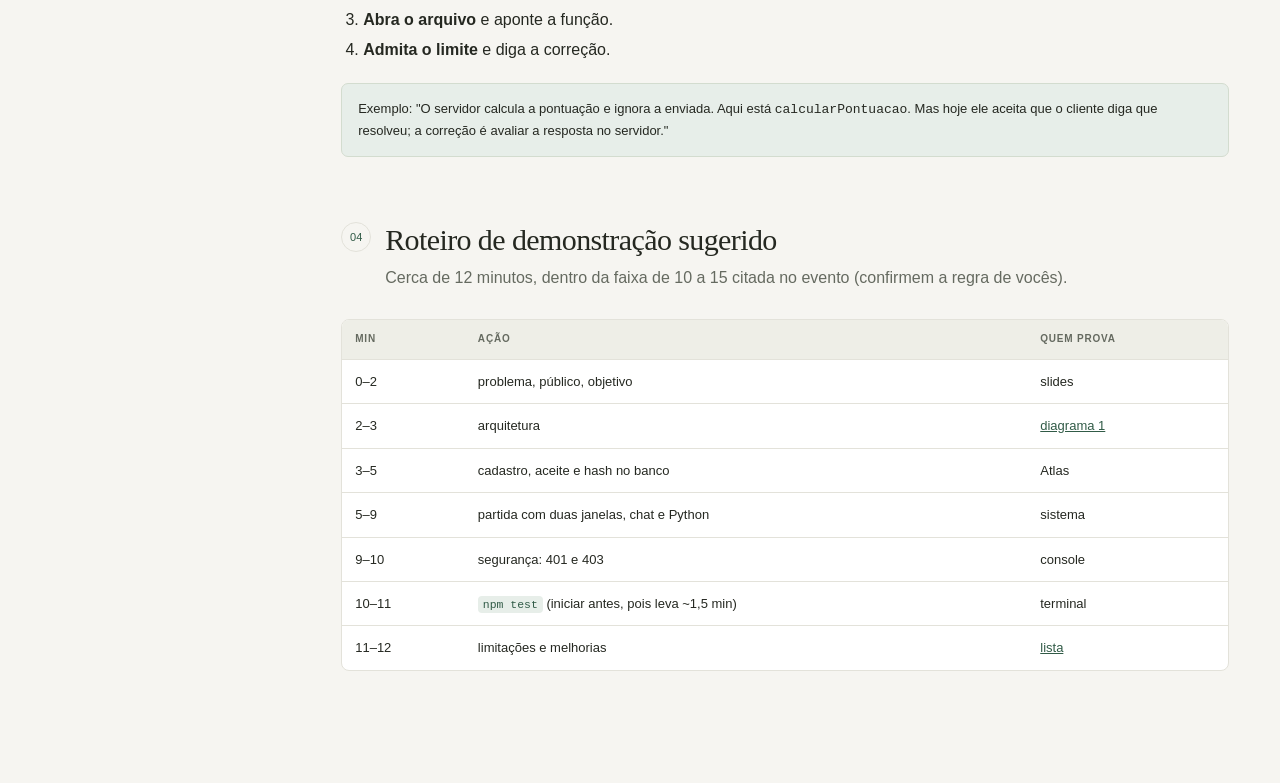
<file: simposio.html>
<!doctype html>
<html lang="pt-BR" data-tema="claro">
<head>
<meta charset="utf-8">
<meta name="viewport" content="width=device-width, initial-scale=1">
<meta name="theme-color" content="#f6f5f1">
<title>O que a banca cobrou · Escape.py</title>
<link rel="stylesheet" href="assets/guia.css">
</head>
<body>
<div class="layout">
<aside class="sidebar" id="sidebar" aria-label="Navegação do guia">
  <a class="brand" href="index.html"><span class="brand-mark" aria-hidden="true">E</span><span><strong>Escape.py</strong><small>Guia de estudos do projeto</small></span></a>
  <label class="small" for="busca" style="display:block;margin-top:14px">Buscar em todo o guia</label>
  <input id="busca" class="nav-search" type="search" placeholder="Ex.: JWT, gameHistory, SSE…" autocomplete="off">
  <div id="achados" hidden></div>
  <nav id="navegacao">
    <div class="nav-group"><p class="nav-title">Páginas</p><div class="nav-list paginas"><a href="index.html"><b>Guia base</b><small>Fundamentos e visão geral</small></a><a href="codigo.html"><b>Código por funcionalidade</b><small>Do clique ao resultado</small></a><a href="api-banco.html"><b>API, middlewares e banco</b><small>Endpoints, cadeia e MongoDB</small></a><a href="diagramas.html"><b>Diagramas e fluxos</b><small>Arquitetura e sequências</small></a><a href="seguranca.html"><b>Segurança, LGPD e limites</b><small>Ameaças, provas e lacunas</small></a><a href="testes.html"><b>Testes e demonstração</b><small>Comandos e roteiro ao vivo</small></a><a href="simposio.html" class=atual aria-current=page><b>O que a banca cobrou</b><small>Análise do simpósio</small></a><a href="simulado.html"><b>Simulado da banca</b><small>Perguntas e respostas</small></a></div></div>
    <div class="nav-group"><p class="nav-title">Nesta página</p><div class="nav-list" id="locais"><a href="#momentos">Momentos que merecem atenção</a><a href="#padroes">Padrões do questionamento</a><a href="#defesa">Como responder</a><a href="#divisao">Roteiro de demonstração sugerido</a></div></div>
  </nav>
  <div class="side-foot">Baseado no código do repositório Escape-Room-PFC, branch main, commit <a href="https://github.com/pfcumc2026/Escape-Room-PFC/tree/37cd1d6393ed8550972f173e519ec6925c65aec6">37cd1d6</a> (18/11/2026).</div>
</aside>
<main class="main" id="inicio">
  <header class="topbar"><div style="display:flex;align-items:center;gap:10px"><button class="menu-button" id="menu-toggle" aria-label="Abrir navegação" aria-expanded="false">☰</button><span class="crumb">Guia para a banca / O que a banca cobrou</span></div><div class="top-actions"><button class="icon-button" id="tema-toggle" type="button" aria-label="Alternar tema">Tema: claro</button><button class="icon-button" id="imprimir" type="button">Imprimir / PDF</button></div></header>
  <article class="content">
<header class="intro"><span class="eyebrow">Preparação para a banca</span><h1>O que a banca cobrou no simpósio</h1><p>Análise da transcrição automática &quot;Apresentação de PFCs (matutino)&quot; e o que ela significa para o Escape.py.</p></header>
<div class="note alerta">A transcrição é automática, mistura as vozes (todas aparecem como <code>@1</code>) e tem muitos trechos truncados. As frases abaixo são <strong>paráfrases interpretadas</strong>. Os três projetos apresentados são de outras pessoas: nada deles é atribuído ao Escape.py. Antes de citar um momento, ouçam o vídeo.</div>
<section class="section" id="momentos" data-title="Momentos que merecem atenção"><div class="section-head"><span class="section-number">01</span><div><h2>Momentos que merecem atenção</h2><p class="lede">O que ocorreu, o que foi exigido e onde estamos.</p></div></div>
<div class="table-wrap"><table><thead><tr><th>Tempo</th><th>O que aconteceu</th><th>Nível exigido</th><th>Escape.py hoje</th><th>Treinar</th></tr></thead><tbody><tr><td>22:06–23:11</td><td>origem dos preços não aparecia; texto confuso na exclusão</td><td>coerência com o objetivo e o público</td><td>explicar o público (estudantes) e de onde vêm os enigmas</td><td><a href="simulado.html#q-dec-escape">decisão</a></td></tr><tr><td>23:37–24:00</td><td>&quot;ao criar a conta, como ficam política de privacidade e termos?&quot;</td><td>mostrar na tela</td><td>caixa de aceite e links no cadastro</td><td><a href="simulado.html#q-lgpd-aceite">LGPD</a></td></tr><tr><td>24:15–26:11</td><td>cadastro com confirmação de senha diferente; sem opção de ver a senha</td><td>testar erro ao vivo</td><td>o front compara exatamente; <strong>não há &quot;mostrar senha&quot;</strong></td><td><a href="simulado.html#q-auth-confirmacao">senha</a></td></tr><tr><td>26:11–26:44</td><td>&quot;existe no banco um campo que diga se aceitou?&quot; Não existia</td><td>prova no banco</td><td><code>termsVersion</code>, <code>termsAcceptedAt</code> e log; falha em contas migradas</td><td><a href="simulado.html#q-lgpd-aceite">prova</a></td></tr><tr><td>27:29–27:45</td><td>&quot;no banco, a senha está criptografada?&quot; resposta: hash</td><td>abrir o documento</td><td>bcrypt custo 12</td><td><a href="simulado.html#q-auth-hash">hash</a></td></tr><tr><td>28:28–29:17</td><td>exigência de <strong>data e hora</strong> do aceite; validação que deixou passar senha errada</td><td>persistência e validação</td><td>data e hora do servidor; validação repetida na API</td><td><a href="simulado.html#q-seg-validacao">validação</a></td></tr><tr><td>29:27–29:45</td><td>&quot;com quais APIs integrou?&quot;; integração incompleta mostrada no código</td><td>saber listar e justificar</td><td>Brevo, Google, Firebase (migração), DiceBear</td><td><a href="simulado.html#q-api-externas">APIs</a></td></tr><tr><td>30:09–30:40</td><td>código de funcionalidade inexistente criticado</td><td>código limpo</td><td><strong>há código Firebase sem uso</strong></td><td><a href="simulado.html#q-dec-legado">legado</a></td></tr><tr><td>30:52–31:46</td><td>rotas protegidas, CORS, <strong>credenciais expostas</strong> e falta de variável de ambiente; justificativa &quot;é acadêmico&quot; rejeitada</td><td>padrão profissional</td><td>segredos em ambiente; mostrar <code>.env.example</code> e <code>.gitignore</code></td><td><a href="simulado.html#q-seg-segredos">segredos</a></td></tr><tr><td>32:34–33:25</td><td>falhas consideradas graves e aceite sem registro</td><td>comprovar</td><td>ter a consulta pronta</td><td><a href="simulado.html#q-lgpd-aceite">prova</a></td></tr><tr><td>58:42–59:44</td><td>tempo abaixo do mínimo; ensaiar e antecipar perguntas</td><td>preparo</td><td>cronometrar o roteiro</td><td><a href="testes.html#manual">testes</a></td></tr><tr><td>1:00:47–1:01:49</td><td>ferramenta de teste; &quot;unitário é obrigatório&quot;; mostrar o teste de autenticação</td><td>executar ao vivo</td><td>integração no GitHub; unitários só locais</td><td><a href="simulado.html#q-tes-unitario">unitários</a></td></tr><tr><td>1:03:37–1:04:07</td><td>comentários que parecem de gerador de código</td><td>autoria e domínio</td><td>saber explicar cada arquivo que mostrar</td><td><a href="simulado.html#q-dec-autoria">código</a></td></tr><tr><td>1:04:40, 1:10:04–1:11:05</td><td>dado sensível exposto; layout quebrado ao reduzir a janela</td><td>testar responsividade</td><td>há media queries; <strong>testem a sala no dia</strong></td><td><a href="simulado.html#q-dec-responsivo">responsivo</a></td></tr><tr><td>1:05:11–1:08:55</td><td>valor negativo e regra de parcelas errada</td><td>regras de negócio pelo uso</td><td>testar entradas absurdas</td><td><a href="simulado.html#q-reg-entradas">regras</a></td></tr><tr><td>1:12:20–1:13:20</td><td>exclusão definitiva; o administrador vê dados de quem?</td><td>papéis</td><td>admin vê logs, não conversas</td><td><a href="simulado.html#q-seg-admin">admin</a></td></tr><tr><td>1:15:27–1:16:29</td><td>categorias iguais misturaram receita e despesa</td><td>integridade dos dados</td><td>índices únicos e filtros</td><td><a href="simulado.html#q-mdb-indices">índices</a></td></tr><tr><td>1:17:00–1:18:36</td><td>cálculo de percentual sem fonte: &quot;é da minha cabeça&quot; criticado</td><td>embasamento</td><td>pontuação não tem referência documentada</td><td><a href="simulado.html#q-reg-pontuacao">pontos</a></td></tr><tr><td>1:38:09–1:40:36</td><td><strong>apresentação</strong> de arquitetura, tabelas, isolamento por usuário, hash, middlewares e testes</td><td>— (trecho expositivo; não há perguntas gravadas depois)</td><td>é o roteiro que podemos seguir</td><td><a href="simulado.html#q-arq-visao">arquitetura</a></td></tr><tr><td>1:46:25–1:46:55</td><td>pergunta sobre o que o admin não pode fazer</td><td>regras por papel</td><td>listar permissões</td><td><a href="simulado.html#q-seg-admin">admin</a></td></tr></tbody></table></div></section>
<section class="section" id="padroes" data-title="Padrões do questionamento"><div class="section-head"><span class="section-number">02</span><div><h2>Padrões do questionamento</h2><p class="lede">O que se repete.</p></div></div>
<h3>Assuntos</h3>
<ul><li>LGPD e aceite com data e hora.</li><li>Senhas e dados sensíveis.</li><li>Credenciais, variáveis de ambiente e proteção de rotas.</li><li>Validação de entradas e regras de negócio.</li><li>Testes, principalmente unitários e de autenticação.</li><li>Integrações, código sobrando, responsividade e embasamento.</li></ul>
<h3>Profundidade</h3>
<p>A banca não parou na definição: pediu para <strong>abrir o banco</strong>, <strong>repetir a ação com dado errado</strong> e <strong>mostrar o arquivo</strong>.</p>
<h3>Erros encontrados nos projetos</h3>
<ul><li>Aceite não persistido.</li><li>Cadastro concluído com confirmação de senha incorreta.</li><li>Credenciais no código.</li><li>Integração inacabada deixada no projeto.</li><li>Valores negativos e cálculo financeiro incorreto.</li><li>Dados misturados e layout quebrado.</li></ul>
<h3>Respostas que não convenceram</h3>
<ul><li>&quot;É um ambiente acadêmico&quot; como justificativa.</li><li>&quot;Vai ficar para melhoria futura&quot; com o código já presente.</li><li>&quot;Eu criei a fórmula&quot; sem fundamento.</li><li>Procurar na hora o que deveria estar ensaiado.</li></ul></section>
<section class="section" id="defesa" data-title="Como responder"><div class="section-head"><span class="section-number">03</span><div><h2>Como responder</h2><p class="lede">Um método de quatro passos.</p></div></div>
<ol><li><strong>Responda direto</strong> em uma frase.</li><li><strong>Mostre</strong>: tela, aba Rede, documento no banco ou teste.</li><li><strong>Abra o arquivo</strong> e aponte a função.</li><li><strong>Admita o limite</strong> e diga a correção.</li></ol>
<div class="note">Exemplo: &quot;O servidor calcula a pontuação e ignora a enviada. Aqui está <code>calcularPontuacao</code>. Mas hoje ele aceita que o cliente diga que resolveu; a correção é avaliar a resposta no servidor.&quot;</div></section>
<section class="section" id="divisao" data-title="Roteiro de demonstração sugerido"><div class="section-head"><span class="section-number">04</span><div><h2>Roteiro de demonstração sugerido</h2><p class="lede">Cerca de 12 minutos, dentro da faixa de 10 a 15 citada no evento (confirmem a regra de vocês).</p></div></div>
<div class="table-wrap"><table><thead><tr><th>Min</th><th>Ação</th><th>Quem prova</th></tr></thead><tbody><tr><td>0–2</td><td>problema, público, objetivo</td><td>slides</td></tr><tr><td>2–3</td><td>arquitetura</td><td><a href="diagramas.html#arquitetura">diagrama 1</a></td></tr><tr><td>3–5</td><td>cadastro, aceite e hash no banco</td><td>Atlas</td></tr><tr><td>5–9</td><td>partida com duas janelas, chat e Python</td><td>sistema</td></tr><tr><td>9–10</td><td>segurança: 401 e 403</td><td>console</td></tr><tr><td>10–11</td><td><code>npm test</code> (iniciar antes, pois leva ~1,5 min)</td><td>terminal</td></tr><tr><td>11–12</td><td>limitações e melhorias</td><td><a href="seguranca.html#melhorias">lista</a></td></tr></tbody></table></div></section>
  </article>
</main>
</div>

<script src="assets/busca.js"></script>
<script src="assets/guia.js"></script>
</body>
</html>
</file>
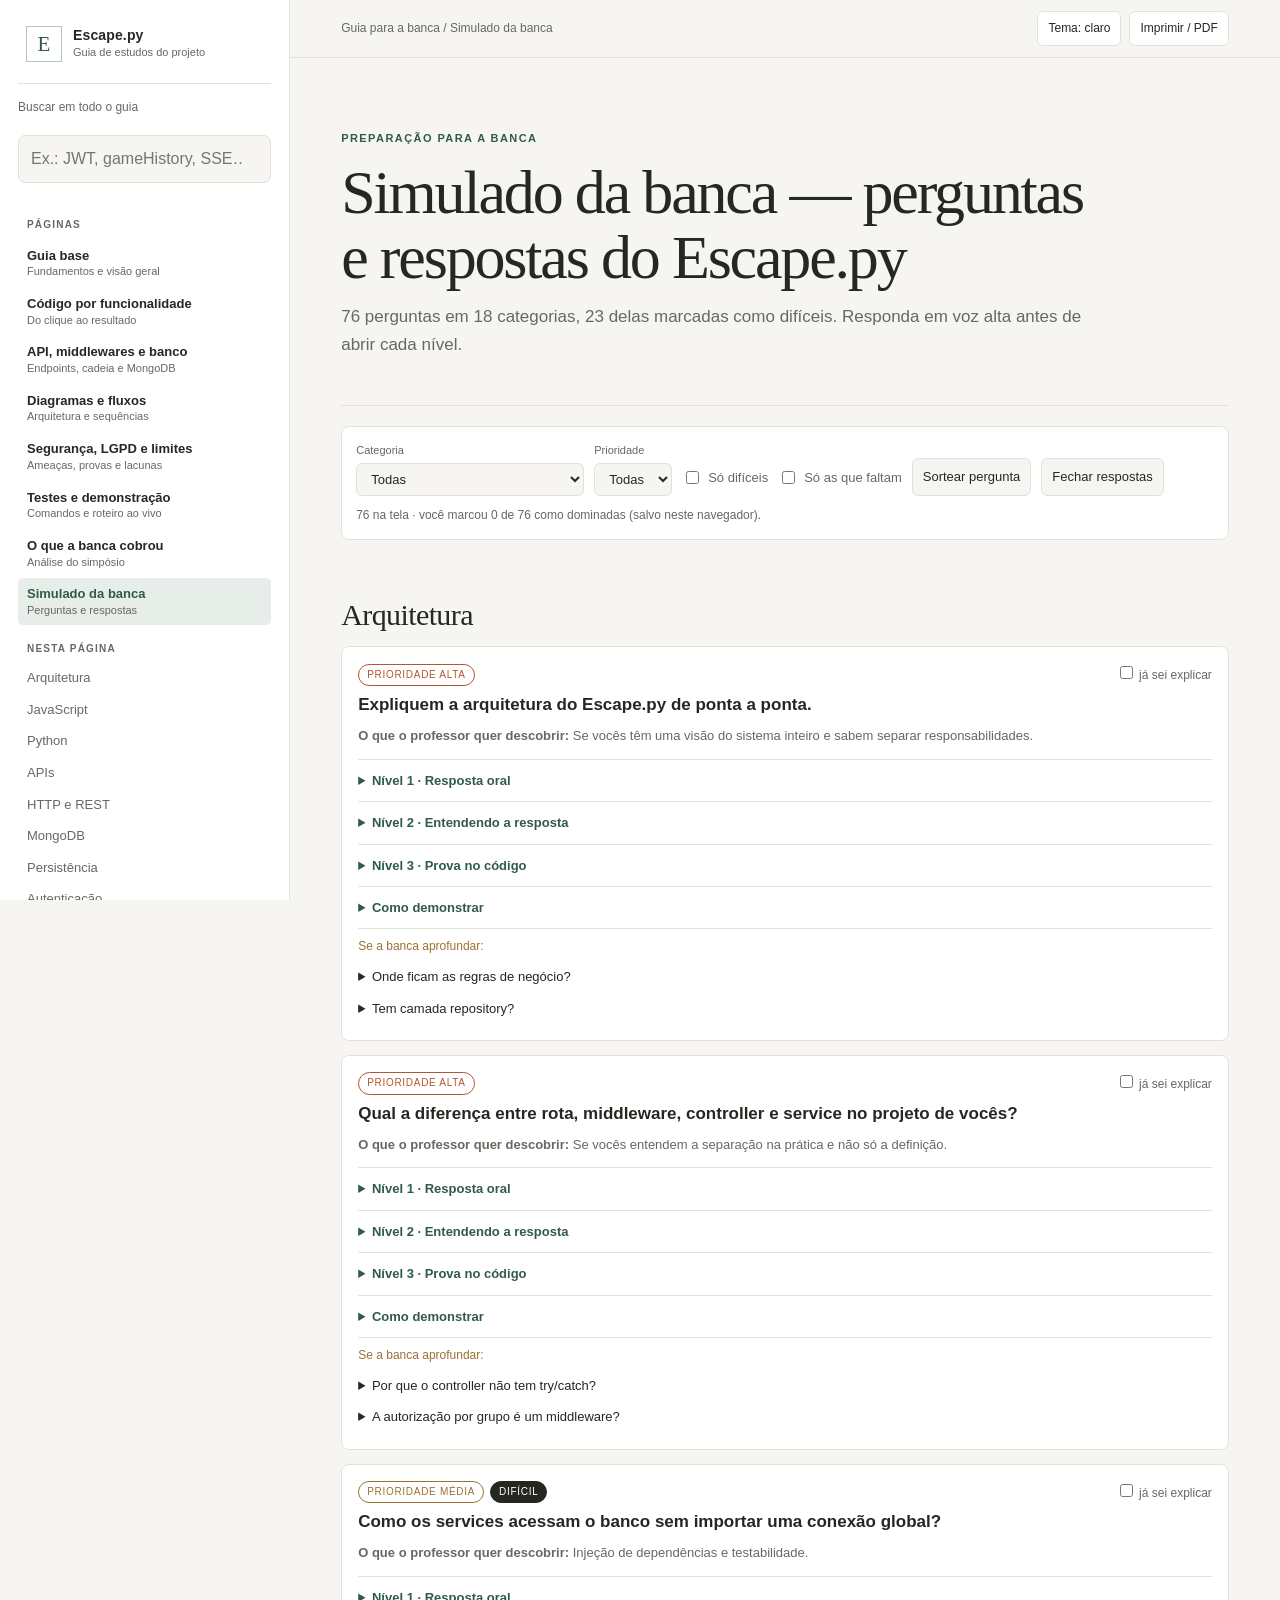
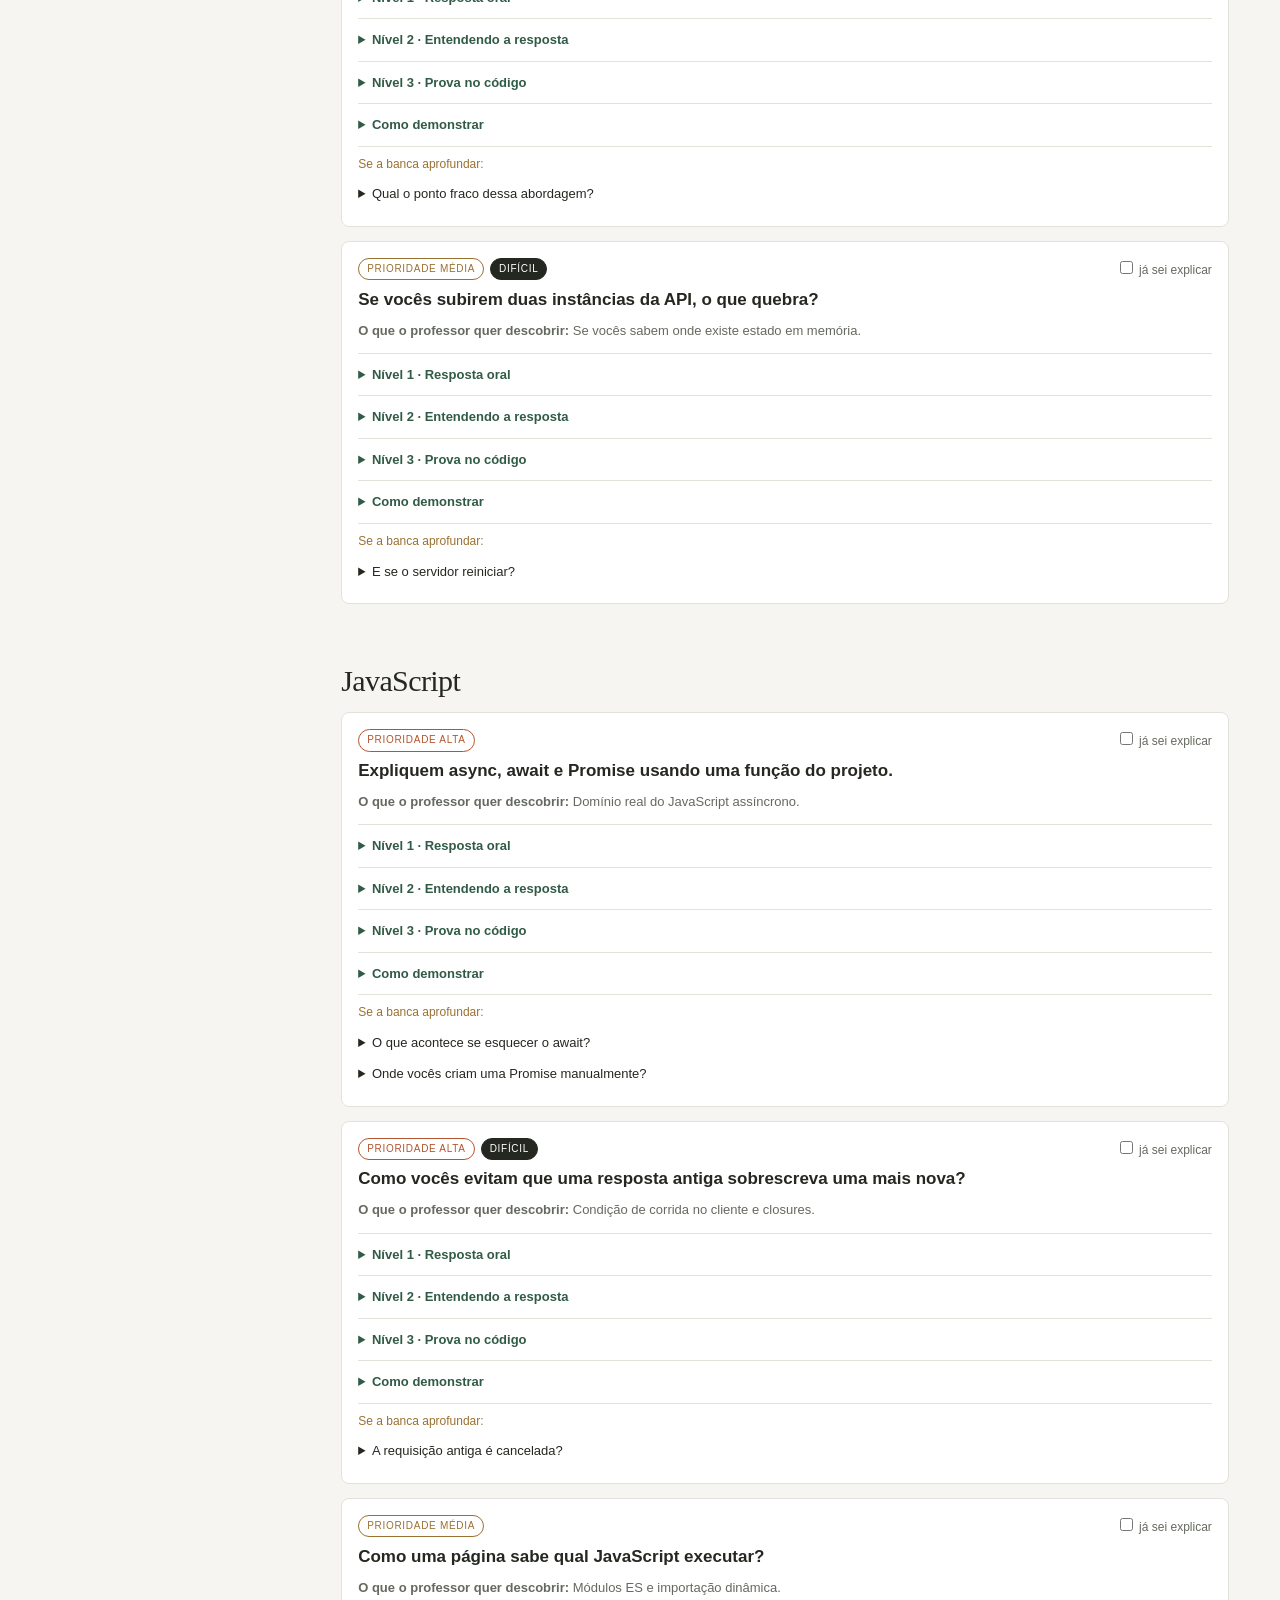
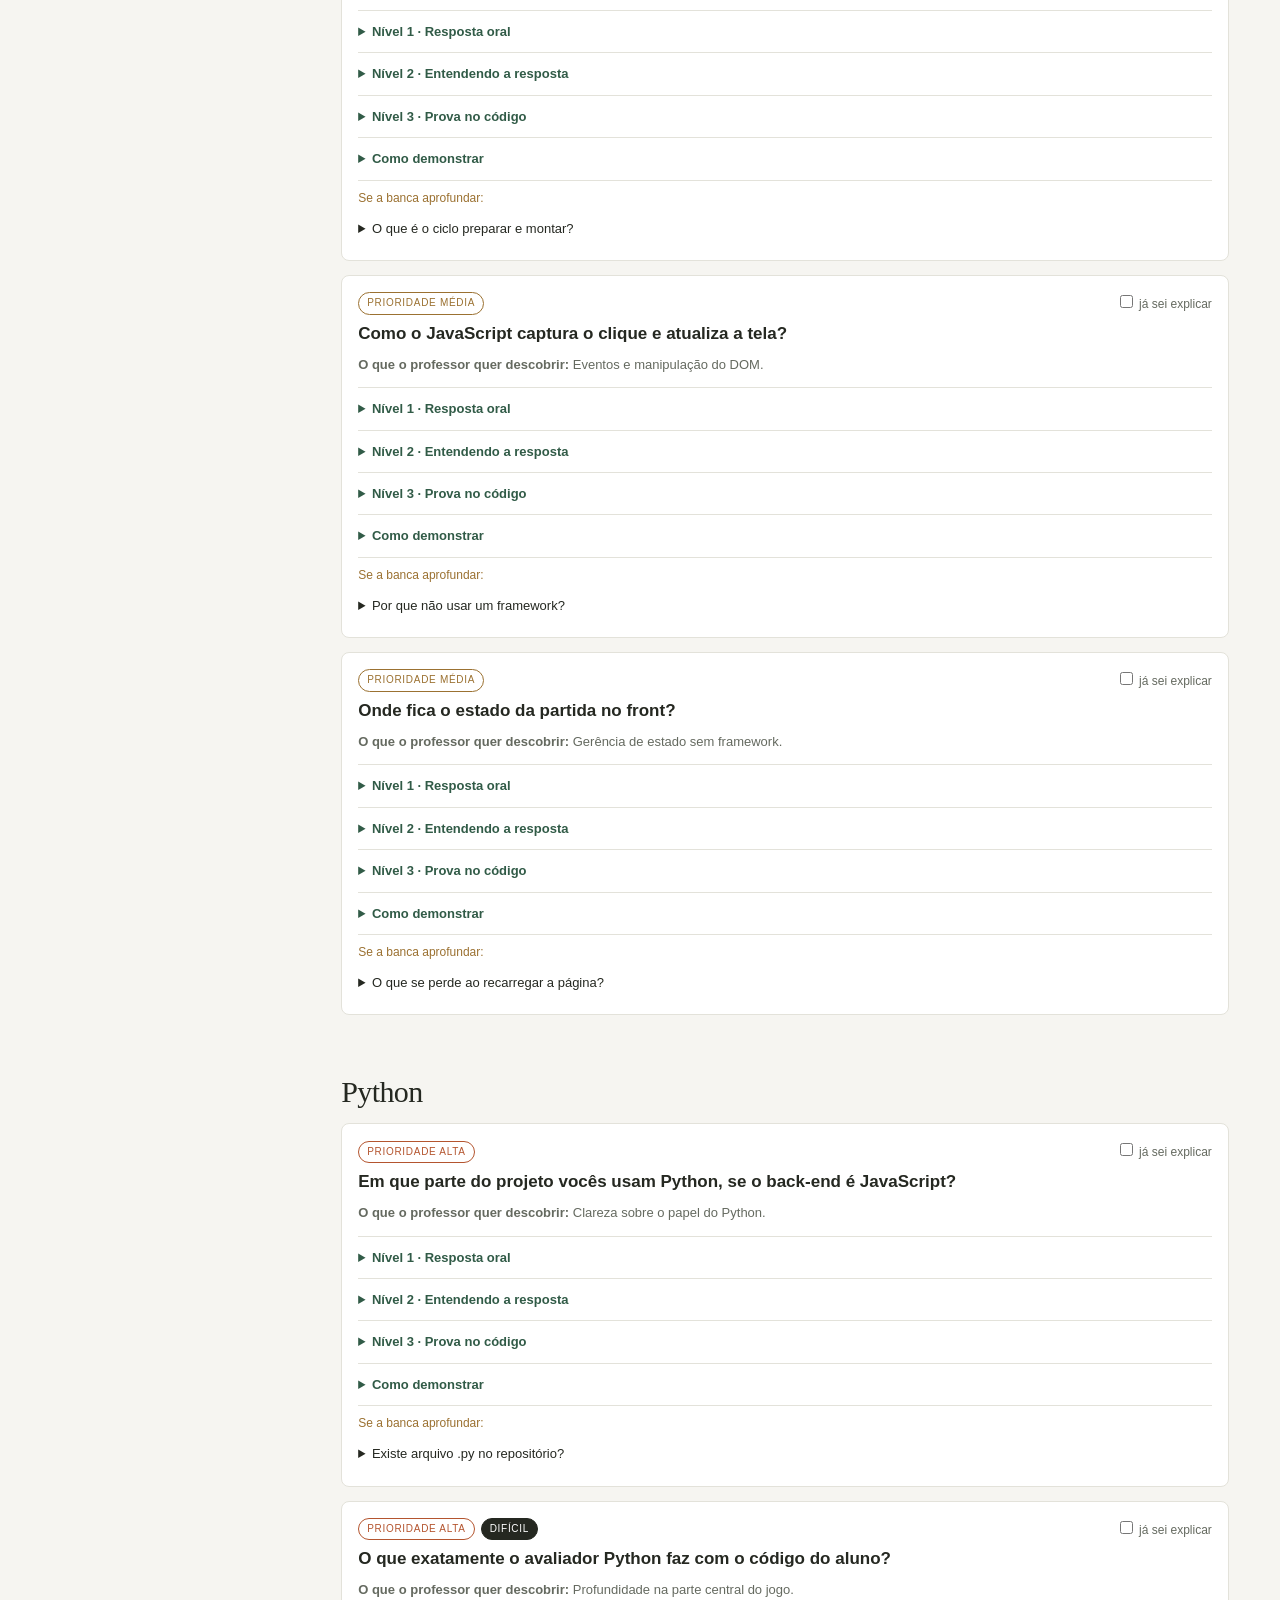
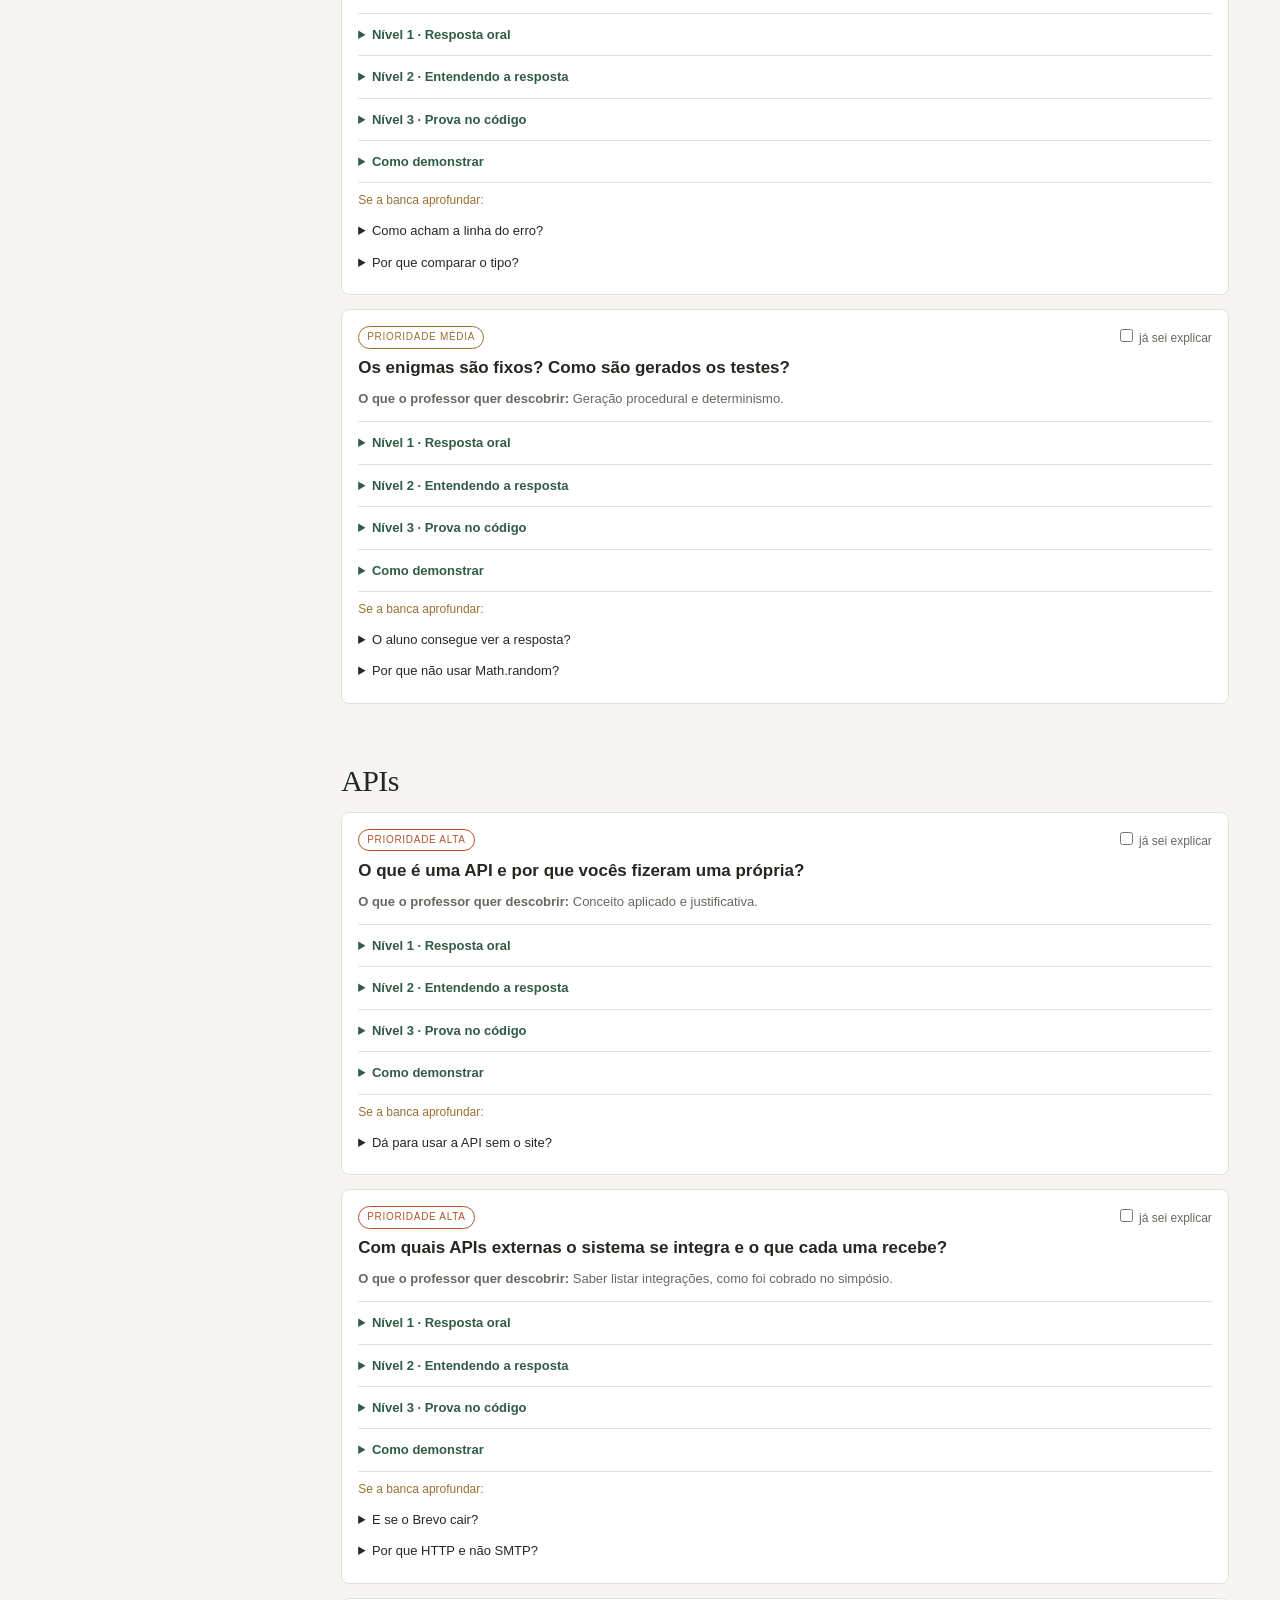
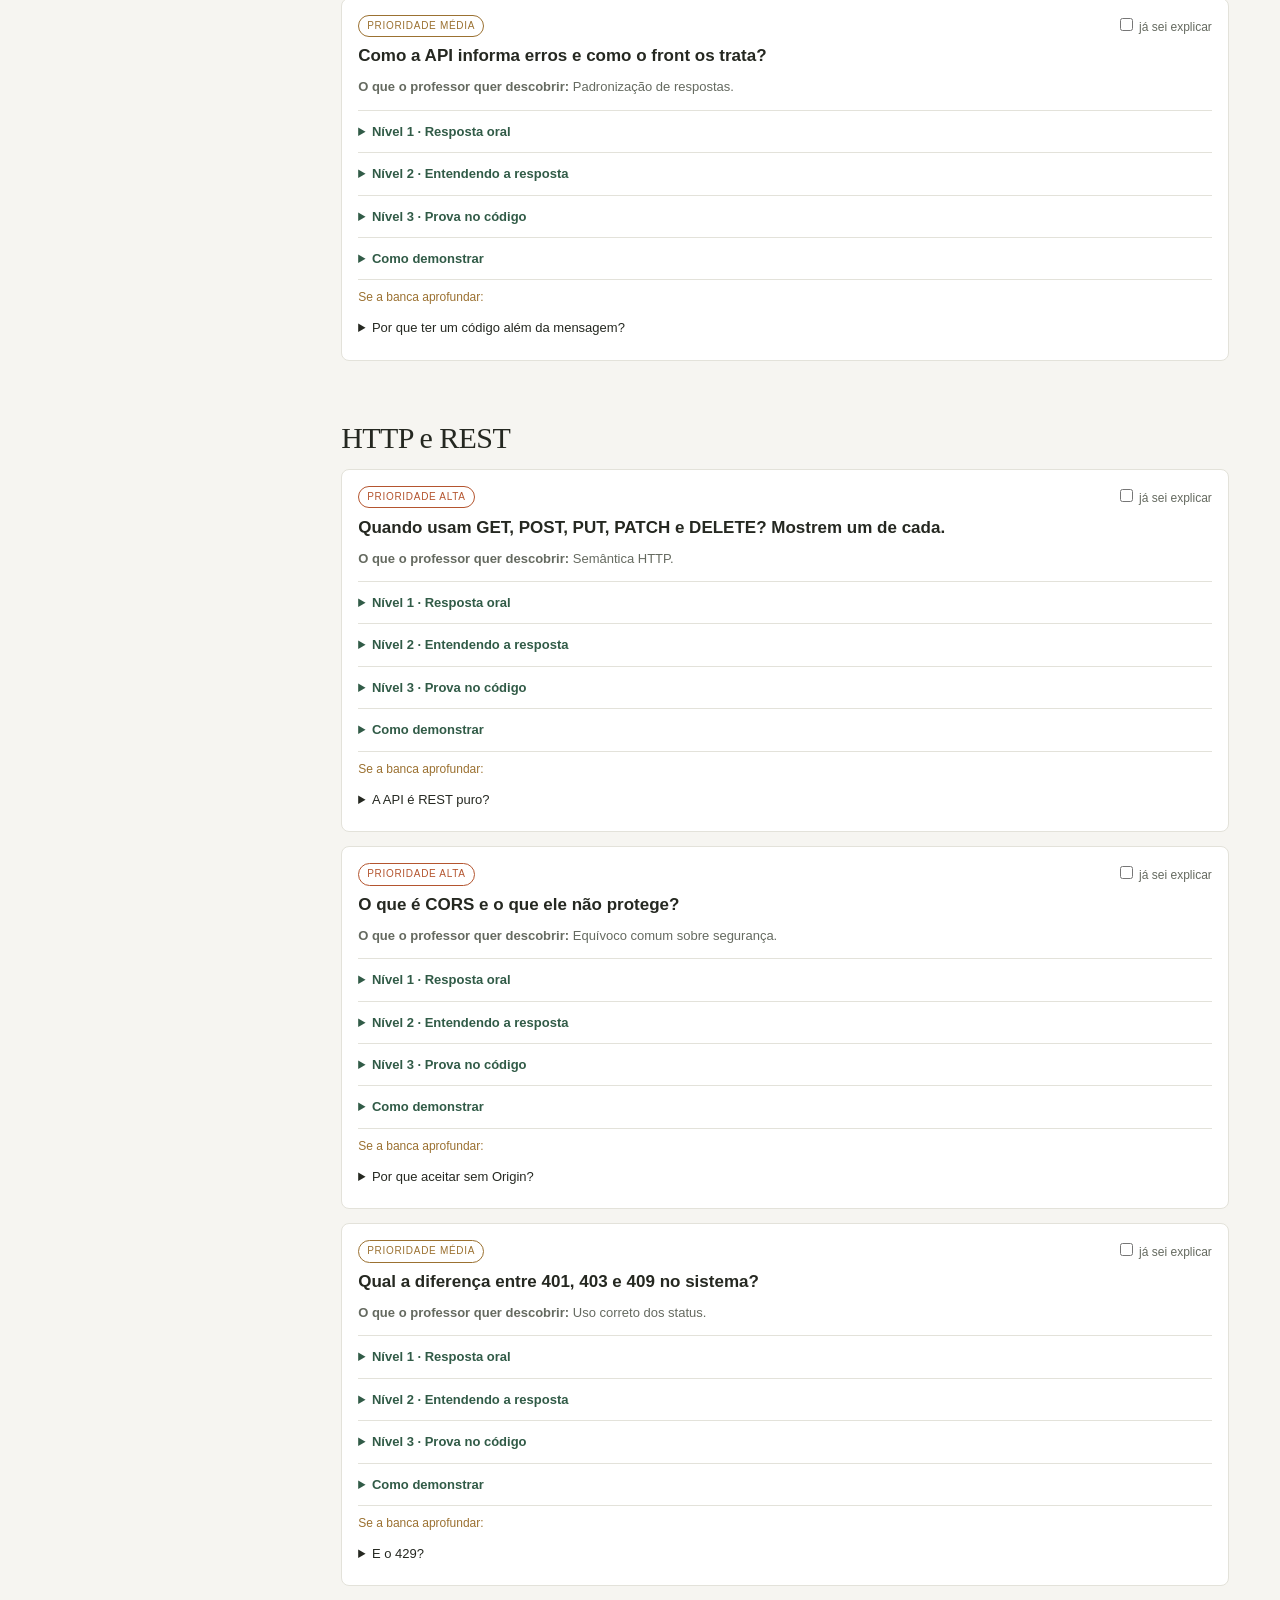
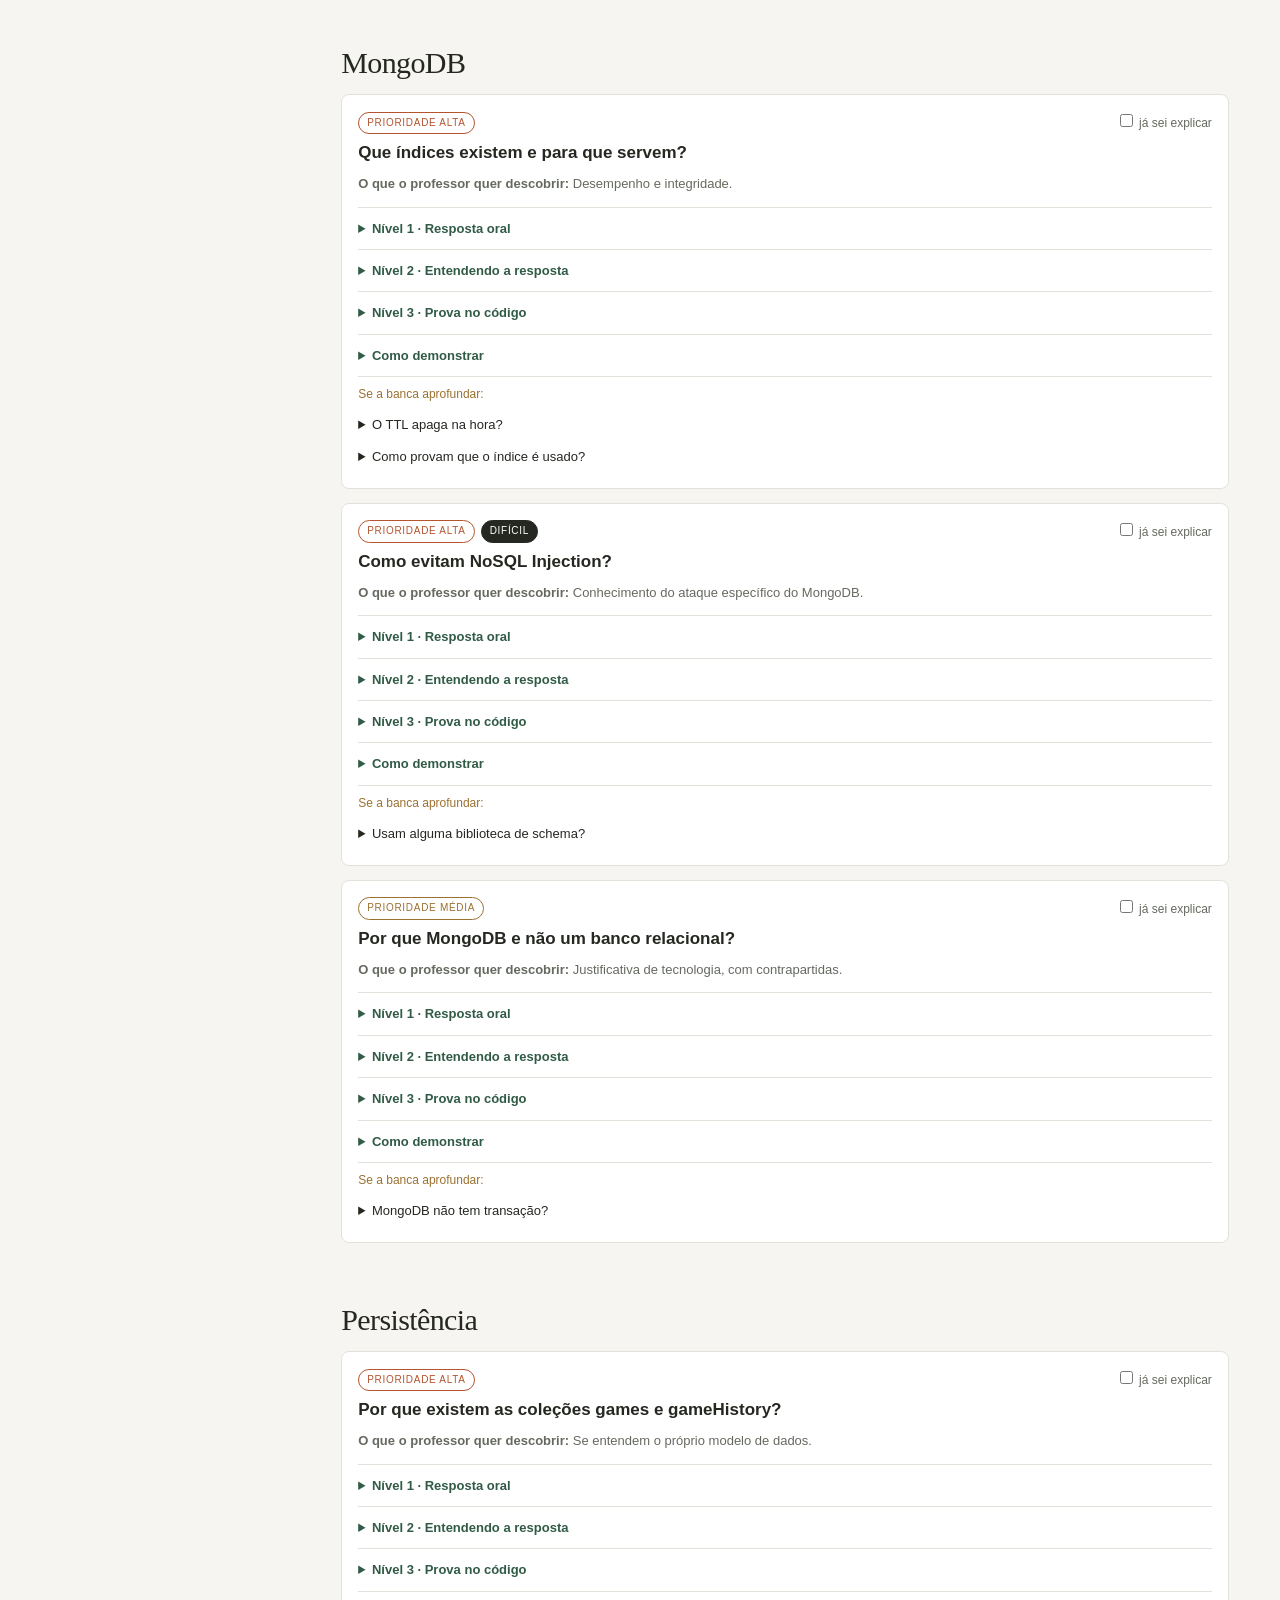
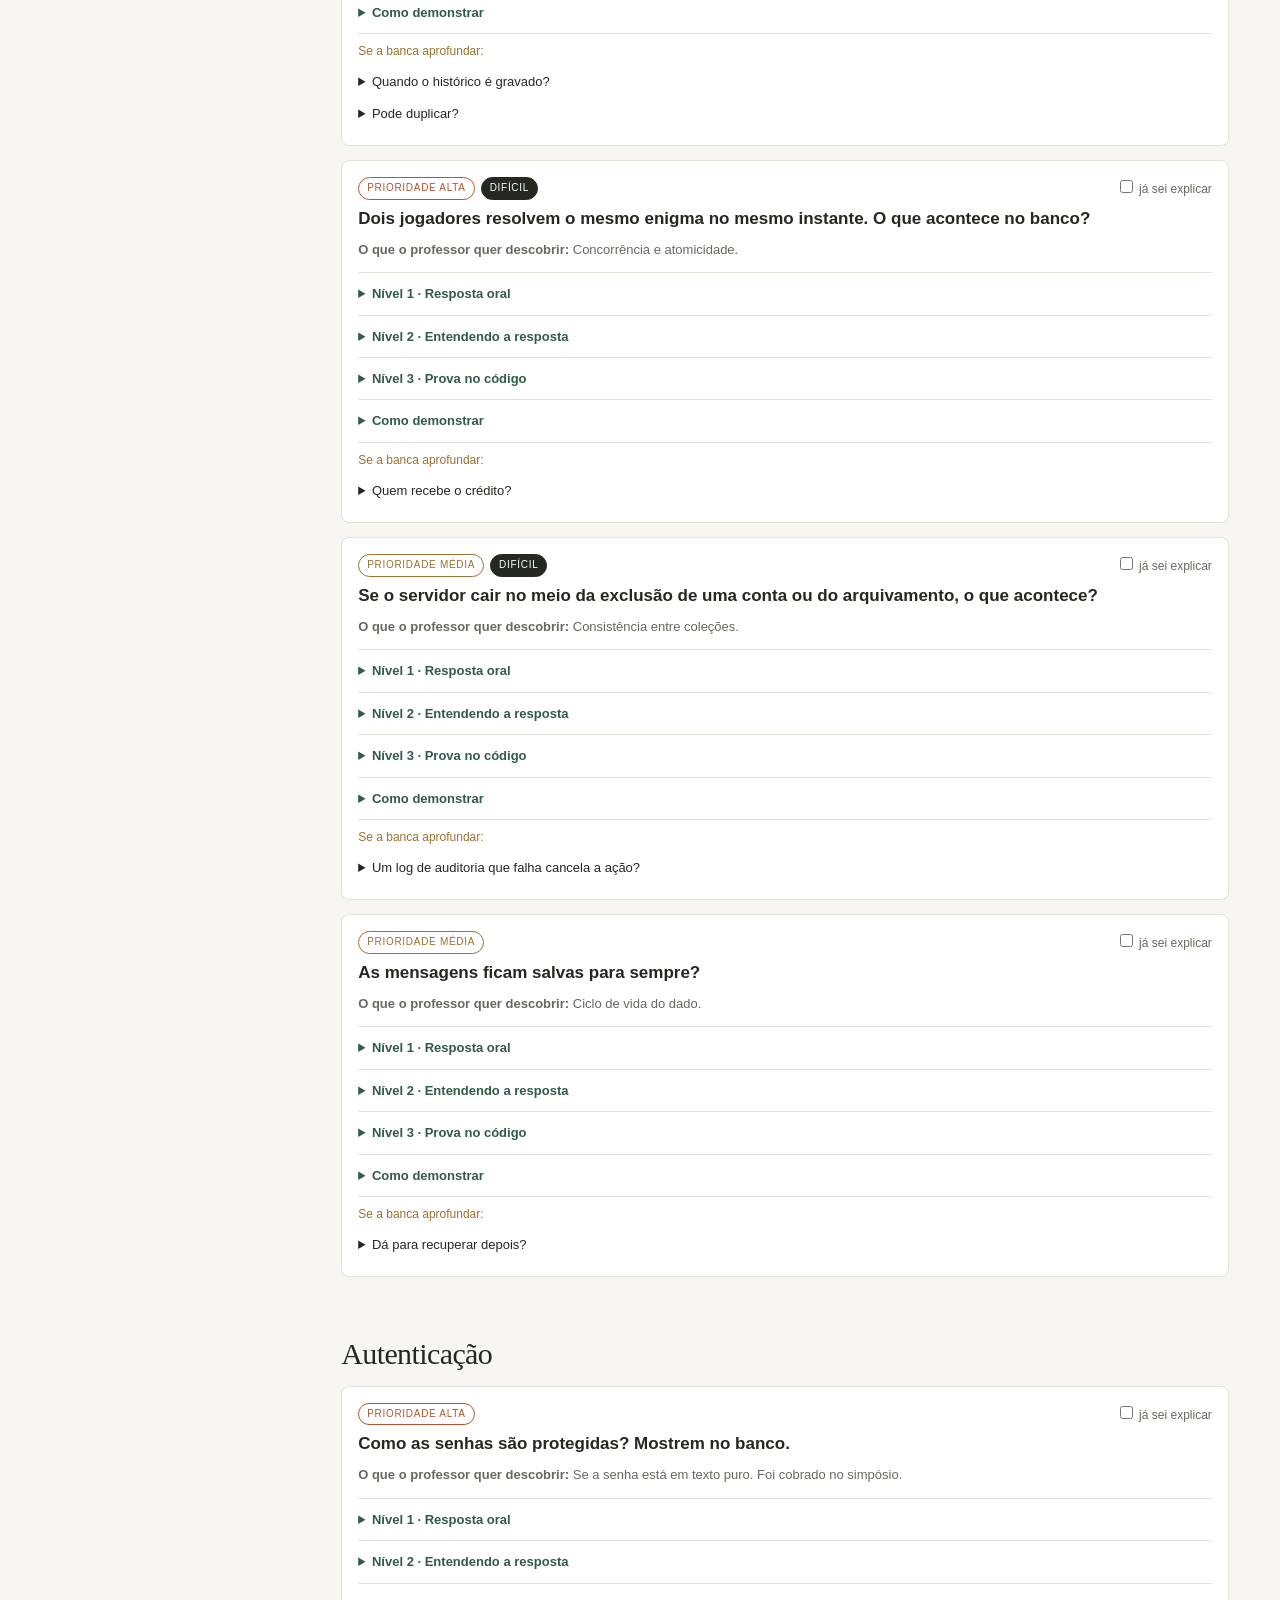
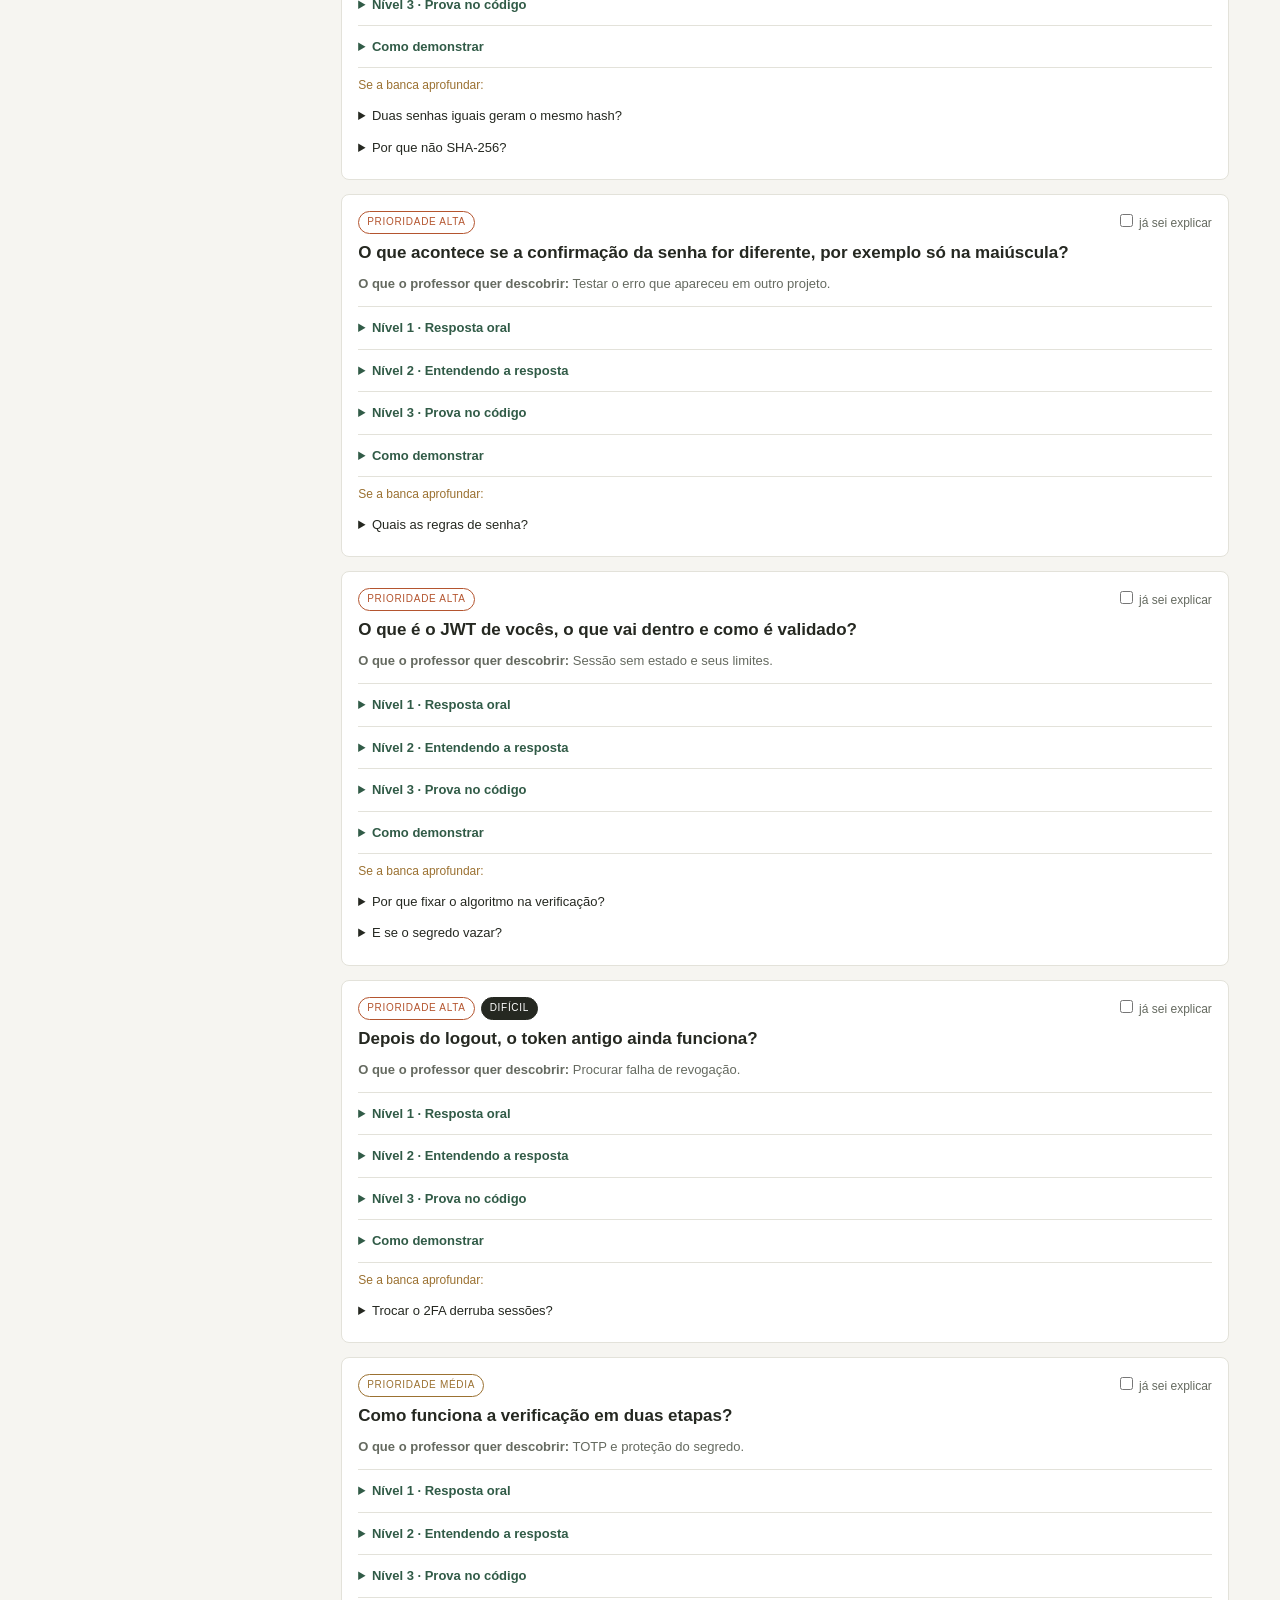
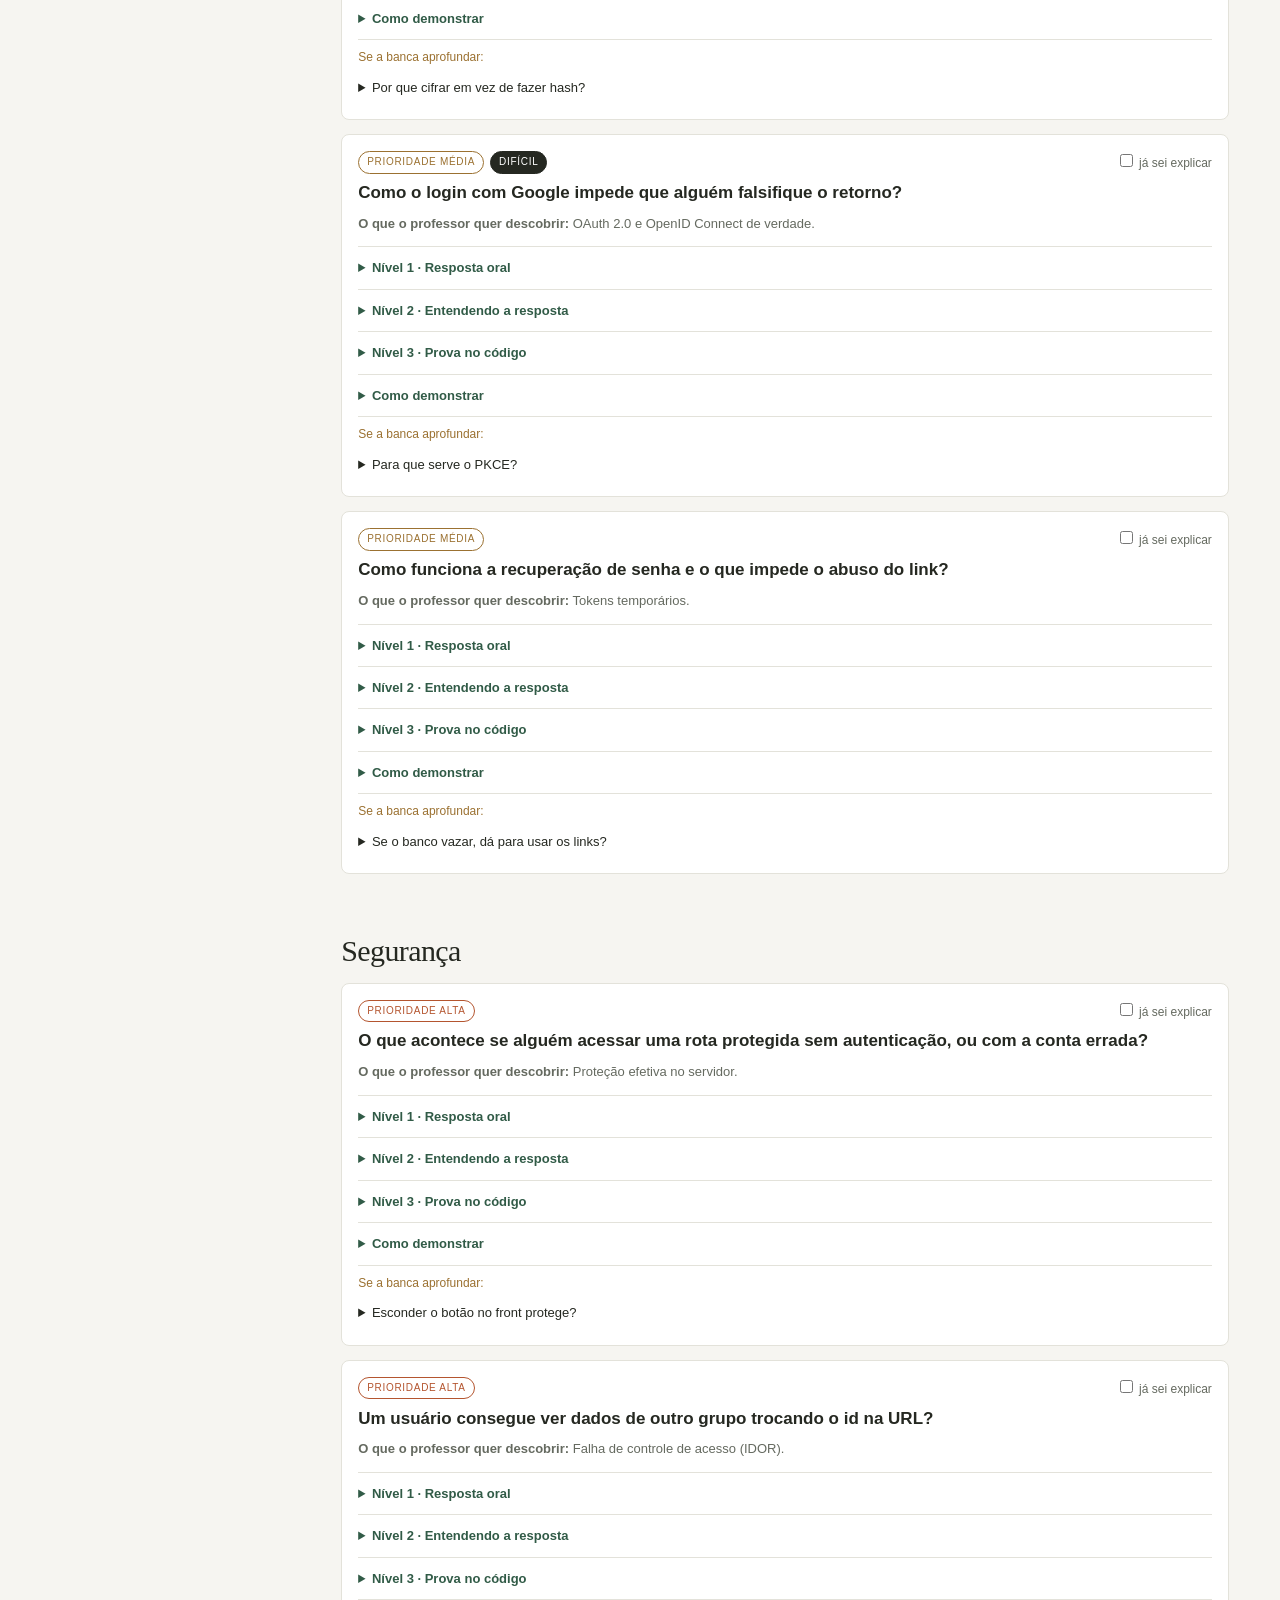
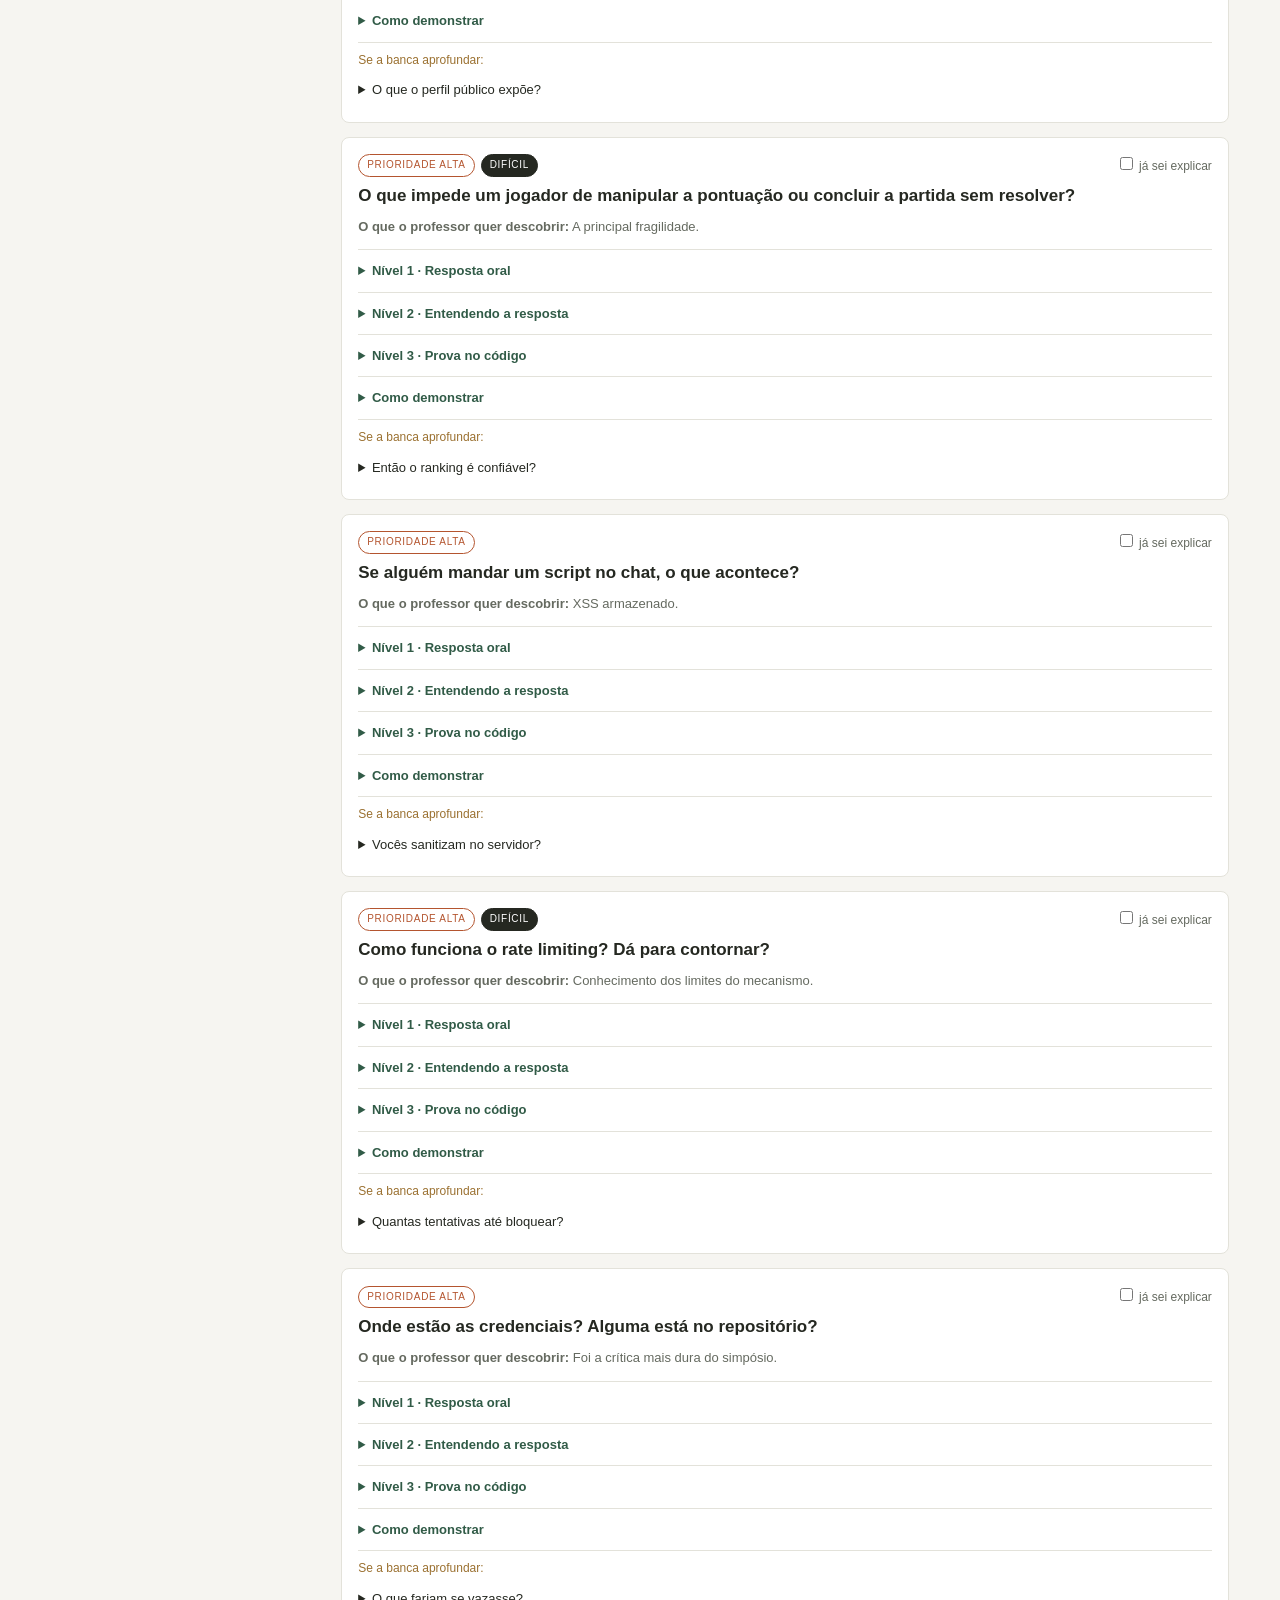
<file: simulado.html>
<!doctype html>
<html lang="pt-BR" data-tema="claro">
<head>
<meta charset="utf-8">
<meta name="viewport" content="width=device-width, initial-scale=1">
<meta name="theme-color" content="#f6f5f1">
<title>Simulado da banca · Escape.py</title>
<link rel="stylesheet" href="assets/guia.css">
</head>
<body>
<div class="layout">
<aside class="sidebar" id="sidebar" aria-label="Navegação do guia">
  <a class="brand" href="index.html"><span class="brand-mark" aria-hidden="true">E</span><span><strong>Escape.py</strong><small>Guia de estudos do projeto</small></span></a>
  <label class="small" for="busca" style="display:block;margin-top:14px">Buscar em todo o guia</label>
  <input id="busca" class="nav-search" type="search" placeholder="Ex.: JWT, gameHistory, SSE…" autocomplete="off">
  <div id="achados" hidden></div>
  <nav id="navegacao">
    <div class="nav-group"><p class="nav-title">Páginas</p><div class="nav-list paginas"><a href="index.html"><b>Guia base</b><small>Fundamentos e visão geral</small></a><a href="codigo.html"><b>Código por funcionalidade</b><small>Do clique ao resultado</small></a><a href="api-banco.html"><b>API, middlewares e banco</b><small>Endpoints, cadeia e MongoDB</small></a><a href="diagramas.html"><b>Diagramas e fluxos</b><small>Arquitetura e sequências</small></a><a href="seguranca.html"><b>Segurança, LGPD e limites</b><small>Ameaças, provas e lacunas</small></a><a href="testes.html"><b>Testes e demonstração</b><small>Comandos e roteiro ao vivo</small></a><a href="simposio.html"><b>O que a banca cobrou</b><small>Análise do simpósio</small></a><a href="simulado.html" class=atual aria-current=page><b>Simulado da banca</b><small>Perguntas e respostas</small></a></div></div>
    <div class="nav-group"><p class="nav-title">Nesta página</p><div class="nav-list" id="locais"><a href="#cat-arquitetura">Arquitetura</a><a href="#cat-javascript">JavaScript</a><a href="#cat-python">Python</a><a href="#cat-apis">APIs</a><a href="#cat-http-e-rest">HTTP e REST</a><a href="#cat-mongodb">MongoDB</a><a href="#cat-persistência">Persistência</a><a href="#cat-autenticação">Autenticação</a><a href="#cat-segurança">Segurança</a><a href="#cat-lgpd">LGPD</a><a href="#cat-comunicação-em-tempo-real">Comunicação em tempo real</a><a href="#cat-chat">Chat</a><a href="#cat-pyodide">Pyodide</a><a href="#cat-web-workers">Web Workers</a><a href="#cat-regras-de-negócio">Regras de negócio</a><a href="#cat-testes">Testes</a><a href="#cat-deploy">Deploy</a><a href="#cat-decisões-técnicas">Decisões técnicas</a></div></div>
  </nav>
  <div class="side-foot">Baseado no código do repositório Escape-Room-PFC, branch main, commit <a href="https://github.com/pfcumc2026/Escape-Room-PFC/tree/37cd1d6393ed8550972f173e519ec6925c65aec6">37cd1d6</a> (18/11/2026).</div>
</aside>
<main class="main" id="inicio">
  <header class="topbar"><div style="display:flex;align-items:center;gap:10px"><button class="menu-button" id="menu-toggle" aria-label="Abrir navegação" aria-expanded="false">☰</button><span class="crumb">Guia para a banca / Simulado da banca</span></div><div class="top-actions"><button class="icon-button" id="tema-toggle" type="button" aria-label="Alternar tema">Tema: claro</button><button class="icon-button" id="imprimir" type="button">Imprimir / PDF</button></div></header>
  <article class="content">
<header class="intro"><span class="eyebrow">Preparação para a banca</span><h1>Simulado da banca — perguntas e respostas do Escape.py</h1>
<p>76 perguntas em 18 categorias, 23 delas marcadas como difíceis. Responda em voz alta antes de abrir cada nível.</p></header>
<div class="filtros" role="search">
<label>Categoria<select id="f-cat"><option value="">Todas</option><option value="Arquitetura">Arquitetura (4)</option><option value="JavaScript">JavaScript (5)</option><option value="Python">Python (3)</option><option value="APIs">APIs (3)</option><option value="HTTP e REST">HTTP e REST (3)</option><option value="MongoDB">MongoDB (3)</option><option value="Persistência">Persistência (4)</option><option value="Autenticação">Autenticação (7)</option><option value="Segurança">Segurança (10)</option><option value="LGPD">LGPD (5)</option><option value="Comunicação em tempo real">Comunicação em tempo real (3)</option><option value="Chat">Chat (3)</option><option value="Pyodide">Pyodide (3)</option><option value="Web Workers">Web Workers (2)</option><option value="Regras de negócio">Regras de negócio (6)</option><option value="Testes">Testes (4)</option><option value="Deploy">Deploy (3)</option><option value="Decisões técnicas">Decisões técnicas (5)</option></select></label>
<label>Prioridade<select id="f-pri"><option value="">Todas</option><option>alta</option><option>média</option><option>baixa</option></select></label>
<label class="marca"><input type="checkbox" id="f-dificil"> Só difíceis</label>
<label class="marca"><input type="checkbox" id="f-faltam"> Só as que faltam</label>
<button type="button" id="sortear">Sortear pergunta</button><button type="button" id="mostrar-todas" hidden>Mostrar todas</button><button type="button" id="fechar-todas">Fechar respostas</button>
<p id="placar" aria-live="polite"></p></div>
<div class="no-results" id="nenhuma">Nenhuma pergunta com esses filtros.</div><section class="section grupo-q" id="cat-arquitetura" data-title="Arquitetura"><h2>Arquitetura</h2><article class="pergunta" id="q-arq-visao" data-cat="Arquitetura" data-pri="alta" data-dificil="0">
<header><div class="selos"><span class="selo pri-a">prioridade alta</span><label class="estudei"><input type="checkbox" data-q="arq-visao"> já sei explicar</label></div>
<h3>Expliquem a arquitetura do Escape.py de ponta a ponta.</h3><p class="quer"><strong>O que o professor quer descobrir:</strong> Se vocês têm uma visão do sistema inteiro e sabem separar responsabilidades.</p></header>
<details class="nivel n1"><summary>Nível 1 · Resposta oral</summary><div><p>É uma aplicação cliente-servidor. O front é estático, em HTML, CSS e módulos JavaScript. Ele chama uma API própria em Node.js com Express, e só ela acessa o MongoDB Atlas. Quando algo muda, a API avisa por Server-Sent Events e o front busca os dados de novo. O Python do jogador roda no navegador com Pyodide, dentro de um Web Worker.</p></div></details>
<details class="nivel n2"><summary>Nível 2 · Entendendo a resposta</summary><div><p>Três lugares executam código: navegador (tela e regras de apresentação), Worker (Python) e servidor (autorização, regras e persistência). A divisão segue um princípio: o que precisa ser verdade para todos fica no servidor. A exceção honesta é a correção do Python, que fica no cliente. Ver <a href="diagramas.html#arquitetura">diagrama</a>.</p></div></details>
<details class="nivel n3"><summary>Nível 3 · Prova no código</summary><div><div class="codebox"><div class="code-label"><a href="https://github.com/pfcumc2026/Escape-Room-PFC/blob/37cd1d6393ed8550972f173e519ec6925c65aec6/backend/src/server.js#L22-L29" target="_blank" rel="noopener">backend/src/server.js · linhas 22–29</a></div><button class="copy" type="button">Copiar</button><pre><code><span class="ln">22</span>const ctx = {
<span class="ln">23</span>  config,
<span class="ln">24</span>  db: conexao.db,
<span class="ln">25</span>  email: criarServicoEmail(config.email),
<span class="ln">26</span>  google: criarGoogle(config.google),
<span class="ln">27</span>  legado: criarFirebaseLegado(config.firebaseLegado, { urlRetorno: config.frontendUrl }),
<span class="ln">28</span>  tempoReal: criarTempoReal()
<span class="ln">29</span>};</code></pre></div><div class="codebox"><div class="code-label"><a href="https://github.com/pfcumc2026/Escape-Room-PFC/blob/37cd1d6393ed8550972f173e519ec6925c65aec6/backend/src/app.js#L15-L53" target="_blank" rel="noopener">backend/src/app.js · linhas 15–53</a></div><button class="copy" type="button">Copiar</button><pre><code><span class="ln">15</span>export function criarApp(ctx, { limites = {} } = {}) {
<span class="ln">16</span>  const app = express();
<span class="ln">17</span>  const limitadores = criarLimites(limites);
<span class="ln">18</span>  ctx.tempoReal.quandoPresencaMudar((uid) =&gt; avisarPresenca(ctx, uid));
<span class="ln">19</span>
<span class="ln">20</span>  app.disable(&quot;x-powered-by&quot;);
<span class="ln">21</span>  // O Render fica atrás de um proxy: o IP real do cliente chega no X-Forwarded-For
<span class="ln">22</span>  app.set(&quot;trust proxy&quot;, 1);
<span class="ln">23</span>
<span class="ln">24</span>  // CORS restrito às origens do front-end; não substitui a autenticação das rotas
<span class="ln">25</span>  app.use(cors({
<span class="ln">26</span>    origin(origem, responder) {
<span class="ln">27</span>      if (!origem || ctx.config.origens.includes(origem)) return responder(null, true);
<span class="ln">28</span>      responder(new Error(&quot;ORIGEM_NAO_PERMITIDA&quot;));
<span class="ln">29</span>    },
<span class="ln">30</span>    methods: [&quot;GET&quot;, &quot;POST&quot;, &quot;PUT&quot;, &quot;PATCH&quot;, &quot;DELETE&quot;],
<span class="ln">31</span>    allowedHeaders: [&quot;Content-Type&quot;, &quot;Authorization&quot;],
<span class="ln">32</span>    maxAge: 600
<span class="ln">33</span>  }));
<span class="ln">34</span>
<span class="ln">35</span>  app.use(express.json({ limit: &quot;1mb&quot; }));
<span class="ln">36</span>  app.use((req, res, next) =&gt; {
<span class="ln">37</span>    if (!ehObjetoSimples(req.body)) req.body = {};
<span class="ln">38</span>    req.ctx = ctx;
<span class="ln">39</span>    next();
<span class="ln">40</span>  });
<span class="ln">41</span>
<span class="ln">42</span>  app.use(&quot;/api&quot;, limitadores.geral);
<span class="ln">43</span>  app.use(&quot;/api/auth&quot;, rotasAutenticacao(limitadores));
<span class="ln">44</span>  app.use(&quot;/api/users&quot;, rotasUsuarios());
<span class="ln">45</span>  app.use(&quot;/api/groups&quot;, rotasGrupos());
<span class="ln">46</span>  app.use(&quot;/api/invites&quot;, rotasConvites());
<span class="ln">47</span>  app.use(&quot;/api/games&quot;, rotasPartidas());
<span class="ln">48</span>  app.use(&quot;/api&quot;, rotasSistema());
<span class="ln">49</span>
<span class="ln">50</span>  app.use(rotaNaoEncontrada);
<span class="ln">51</span>  app.use(tratarErros);
<span class="ln">52</span>  return app;
<span class="ln">53</span>}</code></pre></div></div></details>
<details class="nivel demo"><summary>Como demonstrar</summary><div><p>Abra o jogo com a aba Rede: mostre os arquivos estáticos, as chamadas <code>/api/...</code> e a requisição <code>events</code> que fica pendente.</p></div></details>
<div class="seguintes"><p>Se a banca aprofundar:</p><details class="seguinte"><summary>Onde ficam as regras de negócio?</summary><p>Em <code>backend/src/services/</code>. O front repete algumas para dar resposta rápida, mas quem decide é o servidor.</p></details><details class="seguinte"><summary>Tem camada repository?</summary><p>Não. Os services usam o driver do MongoDB diretamente.</p></details></div></article><article class="pergunta" id="q-arq-camadas" data-cat="Arquitetura" data-pri="alta" data-dificil="0">
<header><div class="selos"><span class="selo pri-a">prioridade alta</span><label class="estudei"><input type="checkbox" data-q="arq-camadas"> já sei explicar</label></div>
<h3>Qual a diferença entre rota, middleware, controller e service no projeto de vocês?</h3><p class="quer"><strong>O que o professor quer descobrir:</strong> Se vocês entendem a separação na prática e não só a definição.</p></header>
<details class="nivel n1"><summary>Nível 1 · Resposta oral</summary><div><p>A rota liga método e caminho a uma fila de funções. Os middlewares verificam coisas comuns, como token e e-mail. O controller lê a requisição e escolhe o status da resposta. O service aplica a regra e fala com o banco.</p></div></details>
<details class="nivel n2"><summary>Nível 2 · Entendendo a resposta</summary><div><p>Em <code>POST /games/:gid/start</code>: <code>rotasPartidas</code> aplica <code>jogador</code> (três middlewares); <code>partidasController.iniciar</code> chama <code>iniciarPartida</code> e responde 204; o service exige ser dono, calcula o fim e faz <code>updateOne</code>. A checagem de dono ou membro fica no service porque depende do documento do grupo.</p></div></details>
<details class="nivel n3"><summary>Nível 3 · Prova no código</summary><div><div class="codebox"><div class="code-label"><a href="https://github.com/pfcumc2026/Escape-Room-PFC/blob/37cd1d6393ed8550972f173e519ec6925c65aec6/backend/src/routes/partidas.js#L5-L18" target="_blank" rel="noopener">backend/src/routes/partidas.js · linhas 5–18</a></div><button class="copy" type="button">Copiar</button><pre><code><span class="ln">5</span>export function rotasPartidas() {
<span class="ln">6</span>  const r = Router();
<span class="ln">7</span>  r.use(jogador);
<span class="ln">8</span>
<span class="ln">9</span>  r.get(&quot;/:gid&quot;, c.obter);
<span class="ln">10</span>  r.post(&quot;/:gid&quot;, c.criar);
<span class="ln">11</span>  r.delete(&quot;/:gid&quot;, c.excluir);
<span class="ln">12</span>  r.post(&quot;/:gid/players&quot;, c.entrar);
<span class="ln">13</span>  r.post(&quot;/:gid/start&quot;, c.iniciar);
<span class="ln">14</span>  r.post(&quot;/:gid/clues/:objeto&quot;, c.registrarPista);
<span class="ln">15</span>  r.post(&quot;/:gid/puzzles/:chave&quot;, c.registrarEnigma);
<span class="ln">16</span>  r.post(&quot;/:gid/end&quot;, c.encerrar);
<span class="ln">17</span>  return r;
<span class="ln">18</span>}</code></pre></div><div class="codebox"><div class="code-label"><a href="https://github.com/pfcumc2026/Escape-Room-PFC/blob/37cd1d6393ed8550972f173e519ec6925c65aec6/backend/src/controllers/partidasController.js#L16-L19" target="_blank" rel="noopener">backend/src/controllers/partidasController.js · linhas 16–19</a></div><button class="copy" type="button">Copiar</button><pre><code><span class="ln">16</span>export async function iniciar(req, res) {
<span class="ln">17</span>  await partidas.iniciarPartida(req.ctx, req.usuario, req.params.gid);
<span class="ln">18</span>  res.status(204).end();
<span class="ln">19</span>}</code></pre></div><div class="codebox"><div class="code-label"><a href="https://github.com/pfcumc2026/Escape-Room-PFC/blob/37cd1d6393ed8550972f173e519ec6925c65aec6/backend/src/services/partidas.js#L111-L123" target="_blank" rel="noopener">backend/src/services/partidas.js · linhas 111–123</a></div><button class="copy" type="button">Copiar</button><pre><code><span class="ln">111</span>export async function iniciarPartida(ctx, usuario, gid) {
<span class="ln">112</span>  const grupo = await grupoComoDono(ctx, gid, String(usuario._id));
<span class="ln">113</span>  const partida = await carregarPartida(ctx, gid);
<span class="ln">114</span>  const agora = new Date();
<span class="ln">115</span>  const fim = new Date(agora.getTime() + DIFICULDADES[partida.difficulty].minutos * 60 * 1000);
<span class="ln">116</span>  const r = await ctx.db.collection(&quot;games&quot;).updateOne(
<span class="ln">117</span>    { _id: gid, status: &quot;WAITING&quot; },
<span class="ln">118</span>    { $set: { status: &quot;PLAYING&quot;, startedAt: agora, expiresAt: fim } }
<span class="ln">119</span>  );
<span class="ln">120</span>  if (!r.modifiedCount) throw conflito(&quot;A partida já foi iniciada.&quot;, &quot;PARTIDA_JA_INICIADA&quot;);
<span class="ln">121</span>  await registrarAuditoria(ctx, usuario, &quot;partida_iniciada&quot;, `grupo ${gid}, ${partida.difficulty}`);
<span class="ln">122</span>  avisar(ctx, grupo, gid);
<span class="ln">123</span>}</code></pre></div></div></details>
<details class="nivel demo"><summary>Como demonstrar</summary><div><p>Siga um endpoint nos três arquivos, ao vivo.</p></div></details>
<div class="seguintes"><p>Se a banca aprofundar:</p><details class="seguinte"><summary>Por que o controller não tem try/catch?</summary><p>No Express 5 a Promise rejeitada vai sozinha para <code>tratarErros</code>.</p></details><details class="seguinte"><summary>A autorização por grupo é um middleware?</summary><p>Não. São as funções <code>grupoComoMembro</code> e <code>grupoComoDono</code>, chamadas pelos services.</p></details></div></article><article class="pergunta" id="q-arq-ctx" data-cat="Arquitetura" data-pri="média" data-dificil="1">
<header><div class="selos"><span class="selo pri-m">prioridade média</span><span class="selo dura">difícil</span><label class="estudei"><input type="checkbox" data-q="arq-ctx"> já sei explicar</label></div>
<h3>Como os services acessam o banco sem importar uma conexão global?</h3><p class="quer"><strong>O que o professor quer descobrir:</strong> Injeção de dependências e testabilidade.</p></header>
<details class="nivel n1"><summary>Nível 1 · Resposta oral</summary><div><p>O <code>server.js</code> monta um objeto <code>ctx</code> com configuração, banco, e-mail, Google e tempo real. Ele é entregue a <code>criarApp</code>, vai para <code>req.ctx</code> e é passado aos services. Nos testes, entregamos um <code>ctx</code> com banco em memória e e-mail falso.</p></div></details>
<details class="nivel n2"><summary>Nível 2 · Entendendo a resposta</summary><div><p>Isso é injeção de dependências manual. O mesmo código roda em produção e em teste, e um service pode ser testado com um objeto falso no lugar do banco.</p></div></details>
<details class="nivel n3"><summary>Nível 3 · Prova no código</summary><div><div class="codebox"><div class="code-label"><a href="https://github.com/pfcumc2026/Escape-Room-PFC/blob/37cd1d6393ed8550972f173e519ec6925c65aec6/backend/src/server.js#L22-L29" target="_blank" rel="noopener">backend/src/server.js · linhas 22–29</a></div><button class="copy" type="button">Copiar</button><pre><code><span class="ln">22</span>const ctx = {
<span class="ln">23</span>  config,
<span class="ln">24</span>  db: conexao.db,
<span class="ln">25</span>  email: criarServicoEmail(config.email),
<span class="ln">26</span>  google: criarGoogle(config.google),
<span class="ln">27</span>  legado: criarFirebaseLegado(config.firebaseLegado, { urlRetorno: config.frontendUrl }),
<span class="ln">28</span>  tempoReal: criarTempoReal()
<span class="ln">29</span>};</code></pre></div><div class="codebox"><div class="code-label"><a href="https://github.com/pfcumc2026/Escape-Room-PFC/blob/37cd1d6393ed8550972f173e519ec6925c65aec6/backend/test/ajuda.js#L17-L30" target="_blank" rel="noopener">backend/test/ajuda.js · linhas 17–30</a></div><button class="copy" type="button">Copiar</button><pre><code><span class="ln">17</span>const ctx = {
<span class="ln">18</span>  config: {
<span class="ln">19</span>    producao: false,
<span class="ln">20</span>    origens: [ORIGEM],
<span class="ln">21</span>    frontendUrl: ORIGEM,
<span class="ln">22</span>    jwt: { segredo: crypto.randomBytes(32).toString(&quot;hex&quot;), validade: &quot;1h&quot; },
<span class="ln">23</span>    chaveTotp: crypto.randomBytes(32)
<span class="ln">24</span>  },
<span class="ln">25</span>  db: conexao.db,
<span class="ln">26</span>  email: { configurado: true, async enviar(m) { emails.push(m); } },
<span class="ln">27</span>  google,
<span class="ln">28</span>  legado,
<span class="ln">29</span>  tempoReal: criarTempoReal()
<span class="ln">30</span>};</code></pre></div></div></details>
<details class="nivel demo"><summary>Como demonstrar</summary><div><p>Compare os dois trechos lado a lado.</p></div></details>
<div class="seguintes"><p>Se a banca aprofundar:</p><details class="seguinte"><summary>Qual o ponto fraco dessa abordagem?</summary><p>Sem tipos, nada obriga o <code>ctx</code> falso a ter o mesmo formato do real.</p></details></div></article><article class="pergunta" id="q-arq-escala" data-cat="Arquitetura" data-pri="média" data-dificil="1">
<header><div class="selos"><span class="selo pri-m">prioridade média</span><span class="selo dura">difícil</span><label class="estudei"><input type="checkbox" data-q="arq-escala"> já sei explicar</label></div>
<h3>Se vocês subirem duas instâncias da API, o que quebra?</h3><p class="quer"><strong>O que o professor quer descobrir:</strong> Se vocês sabem onde existe estado em memória.</p></header>
<details class="nivel n1"><summary>Nível 1 · Resposta oral</summary><div><p>O tempo real. As conexões SSE ficam num <code>Map</code> dentro do processo; quem estiver conectado na instância B não recebe o aviso gerado na A. A presença e os contadores de rate limit também ficariam separados.</p></div></details>
<details class="nivel n2"><summary>Nível 2 · Entendendo a resposta</summary><div><p>Para escalar seria preciso um canal compartilhado (por exemplo, Redis Pub/Sub ou change streams do MongoDB) e um armazenamento compartilhado no limitador. Os dados do jogo já estão no banco e as condições atômicas continuariam valendo.</p></div></details>
<details class="nivel n3"><summary>Nível 3 · Prova no código</summary><div><div class="codebox"><div class="code-label"><a href="https://github.com/pfcumc2026/Escape-Room-PFC/blob/37cd1d6393ed8550972f173e519ec6925c65aec6/backend/src/services/tempoReal.js#L3-L58" target="_blank" rel="noopener">backend/src/services/tempoReal.js · linhas 3–58</a></div><button class="copy" type="button">Copiar</button><pre><code><span class="ln">3</span>export function criarTempoReal({ intervaloPing = 25000 } = {}) {
<span class="ln">4</span>  const conexoes = new Map();
<span class="ln">5</span>  const aoMudarPresenca = new Set();
<span class="ln">6</span>
<span class="ln">7</span>  function enviar(resposta, dados) {
<span class="ln">8</span>    resposta.write(`data: ${JSON.stringify(dados)}\n\n`);
<span class="ln">9</span>  }
<span class="ln">10</span>
<span class="ln">11</span>  return {
<span class="ln">12</span>    abrir(uid, resposta) {
<span class="ln">13</span>      resposta.writeHead(200, {
<span class="ln">14</span>        &quot;content-type&quot;: &quot;text/event-stream&quot;,
<span class="ln">15</span>        &quot;cache-control&quot;: &quot;no-cache, no-transform&quot;,
<span class="ln">16</span>        connection: &quot;keep-alive&quot;,
<span class="ln">17</span>        &quot;x-accel-buffering&quot;: &quot;no&quot;
<span class="ln">18</span>      });
<span class="ln">19</span>      enviar(resposta, { canal: &quot;conectado&quot; });
<span class="ln">20</span>
<span class="ln">21</span>      const ficouOnline = !conexoes.has(uid);
<span class="ln">22</span>      if (ficouOnline) conexoes.set(uid, new Set());
<span class="ln">23</span>      conexoes.get(uid).add(resposta);
<span class="ln">24</span>      if (ficouOnline) aoMudarPresenca.forEach((f) =&gt; f(uid, true));
<span class="ln">25</span>
<span class="ln">26</span>      const ping = setInterval(() =&gt; resposta.write(&quot;: ping\n\n&quot;), intervaloPing);
<span class="ln">27</span>      resposta.on(&quot;close&quot;, () =&gt; {
<span class="ln">28</span>        clearInterval(ping);
<span class="ln">29</span>        const abertas = conexoes.get(uid);
<span class="ln">30</span>        if (!abertas) return;
<span class="ln">31</span>        abertas.delete(resposta);
<span class="ln">32</span>        if (!abertas.size) {
<span class="ln">33</span>          conexoes.delete(uid);
<span class="ln">34</span>          aoMudarPresenca.forEach((f) =&gt; f(uid, false));
<span class="ln">35</span>        }
<span class="ln">36</span>      });
<span class="ln">37</span>    },
<span class="ln">38</span>
<span class="ln">39</span>    notificar(uids, canal) {
<span class="ln">40</span>      for (const uid of new Set(uids)) {
<span class="ln">41</span>        conexoes.get(String(uid))?.forEach((resposta) =&gt; enviar(resposta, { canal }));
<span class="ln">42</span>      }
<span class="ln">43</span>    },
<span class="ln">44</span>
<span class="ln">45</span>    online(uid) {
<span class="ln">46</span>      return conexoes.has(String(uid));
<span class="ln">47</span>    },
<span class="ln">48</span>
<span class="ln">49</span>    quandoPresencaMudar(funcao) {
<span class="ln">50</span>      aoMudarPresenca.add(funcao);
<span class="ln">51</span>    },
<span class="ln">52</span>
<span class="ln">53</span>    encerrar() {
<span class="ln">54</span>      conexoes.forEach((abertas) =&gt; abertas.forEach((r) =&gt; r.end()));
<span class="ln">55</span>      conexoes.clear();
<span class="ln">56</span>    }
<span class="ln">57</span>  };
<span class="ln">58</span>}</code></pre></div><div class="codebox"><div class="code-label"><a href="https://github.com/pfcumc2026/Escape-Room-PFC/blob/37cd1d6393ed8550972f173e519ec6925c65aec6/backend/src/middleware/limites.js#L3-L11" target="_blank" rel="noopener">backend/src/middleware/limites.js · linhas 3–11</a></div><button class="copy" type="button">Copiar</button><pre><code><span class="ln">3</span>function limitador({ janelaMinutos, maximo, mensagem }) {
<span class="ln">4</span>  return rateLimit({
<span class="ln">5</span>    windowMs: janelaMinutos * 60 * 1000,
<span class="ln">6</span>    limit: maximo,
<span class="ln">7</span>    standardHeaders: &quot;draft-8&quot;,
<span class="ln">8</span>    legacyHeaders: false,
<span class="ln">9</span>    handler: (req, res) =&gt; res.status(429).json({ erro: { codigo: &quot;MUITAS_TENTATIVAS&quot;, mensagem } })
<span class="ln">10</span>  });
<span class="ln">11</span>}</code></pre></div></div></details>
<details class="nivel demo"><summary>Como demonstrar</summary><div><p>Reinicie a API local e mostre o front reconectando.</p></div></details>
<div class="seguintes"><p>Se a banca aprofundar:</p><details class="seguinte"><summary>E se o servidor reiniciar?</summary><p>As conexões caem, o cliente reconecta com espera crescente e recarrega tudo; nenhum dado de partida se perde.</p></details></div></article></section>
<section class="section grupo-q" id="cat-javascript" data-title="JavaScript"><h2>JavaScript</h2><article class="pergunta" id="q-js-async" data-cat="JavaScript" data-pri="alta" data-dificil="0">
<header><div class="selos"><span class="selo pri-a">prioridade alta</span><label class="estudei"><input type="checkbox" data-q="js-async"> já sei explicar</label></div>
<h3>Expliquem async, await e Promise usando uma função do projeto.</h3><p class="quer"><strong>O que o professor quer descobrir:</strong> Domínio real do JavaScript assíncrono.</p></header>
<details class="nivel n1"><summary>Nível 1 · Resposta oral</summary><div><p>Em <code>Api.requisitar</code>, <code>fetch</code> devolve uma Promise, um resultado que ainda vai chegar. O <code>await</code> pausa só aquela função; a página continua respondendo. Quando a resposta chega, a função continua e usamos <code>try/catch</code> para falha de rede.</p></div></details>
<details class="nivel n2"><summary>Nível 2 · Entendendo a resposta</summary><div><p>O JavaScript tem uma thread principal e um event loop. A rede é feita pelo navegador; ao terminar, a continuação entra na fila. Detalhe importante: <code>fetch</code> não rejeita em 404 ou 500, por isso testamos <code>resposta.ok</code>. Há um segundo <code>await</code> em <code>resposta.json()</code>.</p></div></details>
<details class="nivel n3"><summary>Nível 3 · Prova no código</summary><div><div class="codebox"><div class="code-label"><a href="https://github.com/pfcumc2026/Escape-Room-PFC/blob/37cd1d6393ed8550972f173e519ec6925c65aec6/js/nucleo/Api.js#L37-L60" target="_blank" rel="noopener">js/nucleo/Api.js · linhas 37–60</a></div><button class="copy" type="button">Copiar</button><pre><code><span class="ln">37</span>static async requisitar(metodo, caminho, corpo) {
<span class="ln">38</span>  const cabecalhos = {};
<span class="ln">39</span>  if (corpo !== undefined) cabecalhos[&quot;Content-Type&quot;] = &quot;application/json&quot;;
<span class="ln">40</span>  if (Api.token) cabecalhos.Authorization = `Bearer ${Api.token}`;
<span class="ln">41</span>
<span class="ln">42</span>  let resposta;
<span class="ln">43</span>  try {
<span class="ln">44</span>    resposta = await fetch(Api.url(caminho), {
<span class="ln">45</span>      method: metodo,
<span class="ln">46</span>      headers: cabecalhos,
<span class="ln">47</span>      body: corpo !== undefined ? JSON.stringify(corpo) : undefined
<span class="ln">48</span>    });
<span class="ln">49</span>  } catch {
<span class="ln">50</span>    throw new ErroApi(0, &quot;SEM_CONEXAO&quot;, &quot;Sem conexão com o servidor. Verifique sua internet e tente novamente.&quot;);
<span class="ln">51</span>  }
<span class="ln">52</span>
<span class="ln">53</span>  if (resposta.status === 204) return null;
<span class="ln">54</span>  const dados = await resposta.json().catch(() =&gt; null);
<span class="ln">55</span>  if (resposta.ok) return dados;
<span class="ln">56</span>
<span class="ln">57</span>  const erro = dados?.erro || {};
<span class="ln">58</span>  if (resposta.status === 401 &amp;&amp; erro.codigo === &quot;TOKEN_INVALIDO&quot;) Api.esquecerToken();
<span class="ln">59</span>  throw new ErroApi(resposta.status, erro.codigo || &quot;ERRO&quot;, erro.mensagem || &quot;Não foi possível concluir a operação.&quot;);
<span class="ln">60</span>}</code></pre></div></div></details>
<details class="nivel demo"><summary>Como demonstrar</summary><div><p>Na aba Rede, use a limitação &quot;3G lento&quot; e mostre que a tela segue respondendo.</p></div></details>
<div class="seguintes"><p>Se a banca aprofundar:</p><details class="seguinte"><summary>O que acontece se esquecer o await?</summary><p>A variável recebe a Promise, não o valor; <code>resposta.status</code> seria indefinido.</p></details><details class="seguinte"><summary>Onde vocês criam uma Promise manualmente?</summary><p>Em <code>ExecutorPython</code>, para transformar mensagens do Worker em algo que se pode aguardar.</p></details></div></article><article class="pergunta" id="q-js-observar" data-cat="JavaScript" data-pri="alta" data-dificil="1">
<header><div class="selos"><span class="selo pri-a">prioridade alta</span><span class="selo dura">difícil</span><label class="estudei"><input type="checkbox" data-q="js-observar"> já sei explicar</label></div>
<h3>Como vocês evitam que uma resposta antiga sobrescreva uma mais nova?</h3><p class="quer"><strong>O que o professor quer descobrir:</strong> Condição de corrida no cliente e closures.</p></header>
<details class="nivel n1"><summary>Nível 1 · Resposta oral</summary><div><p>A função <code>observar</code> numera cada carregamento. Quando a resposta chega, só é aplicada se o número ainda for o mais recente. Também há uma flag para ignorar respostas depois que a tela foi desmontada.</p></div></details>
<details class="nivel n2"><summary>Nível 2 · Entendendo a resposta</summary><div><p><code>versao</code> e <code>ativo</code> são variáveis da função externa que a função <code>atualizar</code> continua enxergando: isso é uma closure. A função devolvida cancela a assinatura.</p></div></details>
<details class="nivel n3"><summary>Nível 3 · Prova no código</summary><div><div class="codebox"><div class="code-label"><a href="https://github.com/pfcumc2026/Escape-Room-PFC/blob/37cd1d6393ed8550972f173e519ec6925c65aec6/js/nucleo/TempoReal.js#L29-L47" target="_blank" rel="noopener">js/nucleo/TempoReal.js · linhas 29–47</a></div><button class="copy" type="button">Copiar</button><pre><code><span class="ln">29</span>observar(canais, carregar, aoAtualizar, aoFalhar = () =&gt; {}) {
<span class="ln">30</span>  let ativo = true;
<span class="ln">31</span>  let versao = 0;
<span class="ln">32</span>  const atualizar = async () =&gt; {
<span class="ln">33</span>    const minha = ++versao;
<span class="ln">34</span>    try {
<span class="ln">35</span>      const dados = await carregar();
<span class="ln">36</span>      if (ativo &amp;&amp; minha === versao) aoAtualizar(dados);
<span class="ln">37</span>    } catch (e) {
<span class="ln">38</span>      if (ativo &amp;&amp; minha === versao) aoFalhar(e);
<span class="ln">39</span>    }
<span class="ln">40</span>  };
<span class="ln">41</span>  const cancelamentos = [].concat(canais).map((canal) =&gt; this.assinar(canal, atualizar));
<span class="ln">42</span>  atualizar();
<span class="ln">43</span>  return () =&gt; {
<span class="ln">44</span>    ativo = false;
<span class="ln">45</span>    cancelamentos.forEach((cancelar) =&gt; cancelar());
<span class="ln">46</span>  };
<span class="ln">47</span>}</code></pre></div></div></details>
<details class="nivel demo"><summary>Como demonstrar</summary><div><p>Mostre dois avisos seguidos no código e explique a comparação <code>minha === versao</code>.</p></div></details>
<div class="seguintes"><p>Se a banca aprofundar:</p><details class="seguinte"><summary>A requisição antiga é cancelada?</summary><p>Não; ela termina e o resultado é descartado.</p></details></div></article><article class="pergunta" id="q-js-modulos" data-cat="JavaScript" data-pri="média" data-dificil="0">
<header><div class="selos"><span class="selo pri-m">prioridade média</span><label class="estudei"><input type="checkbox" data-q="js-modulos"> já sei explicar</label></div>
<h3>Como uma página sabe qual JavaScript executar?</h3><p class="quer"><strong>O que o professor quer descobrir:</strong> Módulos ES e importação dinâmica.</p></header>
<details class="nivel n1"><summary>Nível 1 · Resposta oral</summary><div><p>Cada HTML tem <code>data-pagina</code> no <code>body</code>. O <code>main.js</code> lê esse valor, procura a classe num mapa e faz <code>import()</code> dinâmico do arquivo; depois instancia e chama <code>iniciar</code>.</p></div></details>
<details class="nivel n2"><summary>Nível 2 · Entendendo a resposta</summary><div><p><code>type=&quot;module&quot;</code> dá escopo próprio a cada arquivo e permite <code>import</code> e <code>export</code>. A importação dinâmica devolve uma Promise e carrega só o necessário. O <code>await</code> no topo do módulo é permitido em ES Modules.</p></div></details>
<details class="nivel n3"><summary>Nível 3 · Prova no código</summary><div><div class="codebox"><div class="code-label"><a href="https://github.com/pfcumc2026/Escape-Room-PFC/blob/37cd1d6393ed8550972f173e519ec6925c65aec6/js/main.js#L23-L28" target="_blank" rel="noopener">js/main.js · linhas 23–28</a></div><button class="copy" type="button">Copiar</button><pre><code><span class="ln">23</span>static async iniciar() {
<span class="ln">24</span>  const classe = Aplicacao.PAGINAS[document.body.dataset.pagina];
<span class="ln">25</span>  if (!classe) return;
<span class="ln">26</span>  const modulo = await import(`./paginas/${classe}.js`);
<span class="ln">27</span>  await new modulo[classe]().iniciar();
<span class="ln">28</span>}</code></pre></div><div class="codebox"><div class="code-label"><a href="https://github.com/pfcumc2026/Escape-Room-PFC/blob/37cd1d6393ed8550972f173e519ec6925c65aec6/js/paginas/Pagina.js#L15-L27" target="_blank" rel="noopener">js/paginas/Pagina.js · linhas 15–27</a></div><button class="copy" type="button">Copiar</button><pre><code><span class="ln">15</span>async iniciar() {
<span class="ln">16</span>  this.tema.iniciar();
<span class="ln">17</span>  try {
<span class="ln">18</span>    if (!await this.preparar()) return;
<span class="ln">19</span>  } catch (e) {
<span class="ln">20</span>    // Servidor fora do ar ou ainda iniciando (o plano gratuito do Render hiberna sem uso)
<span class="ln">21</span>    Dom.pronto();
<span class="ln">22</span>    notificador.falha(e, &quot;Não foi possível conectar ao servidor. Tente novamente em instantes.&quot;);
<span class="ln">23</span>    return;
<span class="ln">24</span>  }
<span class="ln">25</span>  await this.montar();
<span class="ln">26</span>  Icones.renderizar();
<span class="ln">27</span>}</code></pre></div></div></details>
<details class="nivel demo"><summary>Como demonstrar</summary><div><p>Aba Rede filtrada por JS ao abrir <code>login.html</code> e depois <code>sala.html</code>.</p></div></details>
<div class="seguintes"><p>Se a banca aprofundar:</p><details class="seguinte"><summary>O que é o ciclo preparar e montar?</summary><p><code>preparar</code> decide se o usuário pode ficar na página; <code>montar</code> liga a interface.</p></details></div></article><article class="pergunta" id="q-js-dom" data-cat="JavaScript" data-pri="média" data-dificil="0">
<header><div class="selos"><span class="selo pri-m">prioridade média</span><label class="estudei"><input type="checkbox" data-q="js-dom"> já sei explicar</label></div>
<h3>Como o JavaScript captura o clique e atualiza a tela?</h3><p class="quer"><strong>O que o professor quer descobrir:</strong> Eventos e manipulação do DOM.</p></header>
<details class="nivel n1"><summary>Nível 1 · Resposta oral</summary><div><p>Registramos ouvintes com <code>addEventListener</code>. No chat, o evento <code>submit</code> chama <code>preventDefault</code> para não recarregar, envia a mensagem e limpa o campo. A lista é redesenhada criando elementos e preenchendo <code>textContent</code>.</p></div></details>
<details class="nivel n2"><summary>Nível 2 · Entendendo a resposta</summary><div><p>O DOM é a árvore de objetos da página. <code>createElement</code>, <code>appendChild</code> e <code>textContent</code> montam a interface. Usamos <code>innerHTML</code> só em modelos fixos; dados de usuários entram como texto.</p></div></details>
<details class="nivel n3"><summary>Nível 3 · Prova no código</summary><div><div class="codebox"><div class="code-label"><a href="https://github.com/pfcumc2026/Escape-Room-PFC/blob/37cd1d6393ed8550972f173e519ec6925c65aec6/js/componentes/PainelChat.js#L49-L61" target="_blank" rel="noopener">js/componentes/PainelChat.js · linhas 49–61</a></div><button class="copy" type="button">Copiar</button><pre><code><span class="ln">49</span>async #enviar(ev) {
<span class="ln">50</span>  ev.preventDefault();
<span class="ln">51</span>  const texto = Texto.limpar(this.campo.value, Limites.mensagemMax);
<span class="ln">52</span>  if (!texto) return;
<span class="ln">53</span>  Dom.ocupado(this.botao, true, &quot;…&quot;);
<span class="ln">54</span>  try {
<span class="ln">55</span>    await this.servico.enviar(this.idGrupo, this.sessao.autor, texto);
<span class="ln">56</span>    this.campo.value = &quot;&quot;;
<span class="ln">57</span>  } catch (e) {
<span class="ln">58</span>    notificador.falha(e, &quot;Não foi possível enviar a mensagem.&quot;);
<span class="ln">59</span>  }
<span class="ln">60</span>  Dom.ocupado(this.botao, false);
<span class="ln">61</span>}</code></pre></div><div class="codebox"><div class="code-label"><a href="https://github.com/pfcumc2026/Escape-Room-PFC/blob/37cd1d6393ed8550972f173e519ec6925c65aec6/js/componentes/Chat.js#L6-L25" target="_blank" rel="noopener">js/componentes/Chat.js · linhas 6–25</a></div><button class="copy" type="button">Copiar</button><pre><code><span class="ln">6</span>renderizar(mensagens, uid, agora) {
<span class="ln">7</span>  this.limpar();
<span class="ln">8</span>  if (!mensagens.length) {
<span class="ln">9</span>    this.vazio(&quot;Nenhuma mensagem nas últimas 24 horas.&quot;);
<span class="ln">10</span>    return;
<span class="ln">11</span>  }
<span class="ln">12</span>  mensagens.forEach((mensagem) =&gt; {
<span class="ln">13</span>    const bloco = document.createElement(&quot;div&quot;);
<span class="ln">14</span>    bloco.className = `ph-msg ${mensagem.ehDe(uid) ? &quot;ph-msg--own&quot; : &quot;&quot;} ${mensagem.recente(agora) ? &quot;ph-msg--new&quot; : &quot;&quot;}`;
<span class="ln">15</span>    const cabecalho = document.createElement(&quot;div&quot;);
<span class="ln">16</span>    cabecalho.className = &quot;ph-msg__head&quot;;
<span class="ln">17</span>    cabecalho.textContent = mensagem.cabecalho;
<span class="ln">18</span>    const corpo = document.createElement(&quot;div&quot;);
<span class="ln">19</span>    corpo.className = &quot;ph-msg__body&quot;;
<span class="ln">20</span>    corpo.textContent = mensagem.text;
<span class="ln">21</span>    bloco.append(cabecalho, corpo);
<span class="ln">22</span>    this.elemento.appendChild(bloco);
<span class="ln">23</span>  });
<span class="ln">24</span>  this.elemento.scrollTop = this.elemento.scrollHeight;
<span class="ln">25</span>}</code></pre></div></div></details>
<details class="nivel demo"><summary>Como demonstrar</summary><div><p>Envie uma mensagem com tags HTML e mostre o texto literal.</p></div></details>
<div class="seguintes"><p>Se a banca aprofundar:</p><details class="seguinte"><summary>Por que não usar um framework?</summary><p>Decisão por menos dependências e sem etapa de build; o custo é redesenhar o DOM manualmente.</p></details></div></article><article class="pergunta" id="q-js-estado" data-cat="JavaScript" data-pri="média" data-dificil="0">
<header><div class="selos"><span class="selo pri-m">prioridade média</span><label class="estudei"><input type="checkbox" data-q="js-estado"> já sei explicar</label></div>
<h3>Onde fica o estado da partida no front?</h3><p class="quer"><strong>O que o professor quer descobrir:</strong> Gerência de estado sem framework.</p></header>
<details class="nivel n1"><summary>Nível 1 · Resposta oral</summary><div><p>A classe <code>Partida</code> guarda o <code>EstadoPartida</code> recebido da API e uma lista de ouvintes. Quando chega um estado novo, ela monta os enigmas, ajusta o cronômetro e notifica a tela. Contadores de dica e rascunhos ficam só na memória.</p></div></details>
<details class="nivel n2"><summary>Nível 2 · Entendendo a resposta</summary><div><p>É um padrão observador: <code>assinar</code> registra funções e <code>#notificar</code> as chama. <code>#aplicar</code> é o único ponto de entrada do estado. Os campos com <code>#</code> são privados.</p></div></details>
<details class="nivel n3"><summary>Nível 3 · Prova no código</summary><div><div class="codebox"><div class="code-label"><a href="https://github.com/pfcumc2026/Escape-Room-PFC/blob/37cd1d6393ed8550972f173e519ec6925c65aec6/js/servicos/Partida.js#L57-L64" target="_blank" rel="noopener">js/servicos/Partida.js · linhas 57–64</a></div><button class="copy" type="button">Copiar</button><pre><code><span class="ln">57</span>#aplicar(estado) {
<span class="ln">58</span>  this.estado = estado;
<span class="ln">59</span>  if (estado) {
<span class="ln">60</span>    this.#montarEnigmas(estado);
<span class="ln">61</span>    this.#sincronizarCronometro(estado);
<span class="ln">62</span>  }
<span class="ln">63</span>  this.#notificar();
<span class="ln">64</span>}</code></pre></div><div class="codebox"><div class="code-label"><a href="https://github.com/pfcumc2026/Escape-Room-PFC/blob/37cd1d6393ed8550972f173e519ec6925c65aec6/js/servicos/Partida.js#L238-L241" target="_blank" rel="noopener">js/servicos/Partida.js · linhas 238–241</a></div><button class="copy" type="button">Copiar</button><pre><code><span class="ln">238</span>contador(chave, codigoInicial = &quot;&quot;) {
<span class="ln">239</span>  if (!this.contadores.has(chave)) this.contadores.set(chave, { dicas: 0, tentativas: 0, rascunho: codigoInicial, codigo: &quot;&quot; });
<span class="ln">240</span>  return this.contadores.get(chave);
<span class="ln">241</span>}</code></pre></div></div></details>
<details class="nivel demo"><summary>Como demonstrar</summary><div><p>Use uma dica, recarregue e mostre o contador zerado (e admita a limitação).</p></div></details>
<div class="seguintes"><p>Se a banca aprofundar:</p><details class="seguinte"><summary>O que se perde ao recarregar a página?</summary><p>Rascunhos, número de dicas e tentativas. O progresso gravado permanece.</p></details></div></article></section>
<section class="section grupo-q" id="cat-python" data-title="Python"><h2>Python</h2><article class="pergunta" id="q-py-onde" data-cat="Python" data-pri="alta" data-dificil="0">
<header><div class="selos"><span class="selo pri-a">prioridade alta</span><label class="estudei"><input type="checkbox" data-q="py-onde"> já sei explicar</label></div>
<h3>Em que parte do projeto vocês usam Python, se o back-end é JavaScript?</h3><p class="quer"><strong>O que o professor quer descobrir:</strong> Clareza sobre o papel do Python.</p></header>
<details class="nivel n1"><summary>Nível 1 · Resposta oral</summary><div><p>Python é o conteúdo ensinado. O sistema é JavaScript. O código do jogador é Python e é executado no navegador pelo Pyodide. Há também um trecho Python nosso, o avaliador, que compila, executa e testa a resposta.</p></div></details>
<details class="nivel n2"><summary>Nível 2 · Entendendo a resposta</summary><div><p>O avaliador é uma string dentro do Worker (<code>HARNESS</code>). Ele usa os módulos <code>ast</code>, <code>json</code>, <code>io</code> e <code>contextlib</code> da biblioteca padrão.</p></div></details>
<details class="nivel n3"><summary>Nível 3 · Prova no código</summary><div><div class="codebox"><div class="code-label"><a href="https://github.com/pfcumc2026/Escape-Room-PFC/blob/37cd1d6393ed8550972f173e519ec6925c65aec6/js/nucleo/PyodideWorker.js#L24-L99" target="_blank" rel="noopener">js/nucleo/PyodideWorker.js · linhas 24–99</a></div><button class="copy" type="button">Copiar</button><pre><code><span class="ln">24</span>def rodar(codigo, nome, testes_json, entrada_json, modo):
<span class="ln">25</span>    saida = io.StringIO()
<span class="ln">26</span>    res = {&quot;fase&quot;: &quot;ok&quot;, &quot;mensagem&quot;: &quot;&quot;, &quot;linha&quot;: None, &quot;saida&quot;: &quot;&quot;, &quot;falhas&quot;: [], &quot;codigo&quot;: None, &quot;aprovados&quot;: 0, &quot;total&quot;: 0}
<span class="ln">27</span>
<span class="ln">28</span>    def encerrar():
<span class="ln">29</span>        res[&quot;saida&quot;] = saida.getvalue()[:2000]
<span class="ln">30</span>        return json.dumps(res)
<span class="ln">31</span>
<span class="ln">32</span>    # Como num REPL: se a última linha for uma expressão, o valor dela é impresso
<span class="ln">33</span>    try:
<span class="ln">34</span>        arvore = ast.parse(codigo, &quot;&lt;seu_codigo&gt;&quot;)
<span class="ln">35</span>        ultima = None
<span class="ln">36</span>        if arvore.body and isinstance(arvore.body[-1], ast.Expr):
<span class="ln">37</span>            ultima = compile(ast.Expression(arvore.body[-1].value), &quot;&lt;seu_codigo&gt;&quot;, &quot;eval&quot;)
<span class="ln">38</span>            arvore.body = arvore.body[:-1]
<span class="ln">39</span>        compilado = compile(arvore, &quot;&lt;seu_codigo&gt;&quot;, &quot;exec&quot;)
<span class="ln">40</span>    except SyntaxError as e:
<span class="ln">41</span>        res.update(fase=&quot;sintaxe&quot;, mensagem=str(e.msg), linha=e.lineno)
<span class="ln">42</span>        return encerrar()
<span class="ln">43</span>
<span class="ln">44</span>    ns = {&quot;__name__&quot;: &quot;__main__&quot;}
<span class="ln">45</span>    with contextlib.redirect_stdout(saida):
<span class="ln">46</span>        try:
<span class="ln">47</span>            exec(compilado, ns)
<span class="ln">48</span>            if ultima is not None:
<span class="ln">49</span>                valor = eval(ultima, ns)
<span class="ln">50</span>                if valor is not None:
<span class="ln">51</span>                    print(repr(valor))
<span class="ln">52</span>        except Exception as e:
<span class="ln">53</span>            res.update(fase=&quot;execucao&quot;, mensagem=type(e).__name__ + &quot;: &quot; + str(e), linha=_linha(e))
<span class="ln">54</span>            return encerrar()
<span class="ln">55</span>
<span class="ln">56</span>        if modo == &quot;executar&quot;:
<span class="ln">57</span>            res[&quot;fase&quot;] = &quot;executado&quot;
<span class="ln">58</span>            return encerrar()
<span class="ln">59</span>
<span class="ln">60</span>        funcao = ns.get(nome)
<span class="ln">61</span>        if not callable(funcao):
<span class="ln">62</span>            res.update(fase=&quot;funcao_ausente&quot;, mensagem=nome)
<span class="ln">63</span>            return encerrar()
<span class="ln">64</span>
<span class="ln">65</span>        testes = json.loads(testes_json)
<span class="ln">66</span>        res[&quot;total&quot;] = len(testes)
<span class="ln">67</span>        for t in testes:
<span class="ln">68</span>            esperado = t[&quot;esperado&quot;]
<span class="ln">69</span>            args = t[&quot;args&quot;]
<span class="ln">70</span>            falha = {&quot;args&quot;: repr(args)[1:-1], &quot;visivel&quot;: t[&quot;visivel&quot;], &quot;esperado&quot;: repr(esperado)}
<span class="ln">71</span>            try:
<span class="ln">72</span>                obtido = _normalizar(funcao(*json.loads(json.dumps(args))))
<span class="ln">73</span>            except Exception as e:
<span class="ln">74</span>                falha.update(tipo=&quot;erro&quot;, obtido=type(e).__name__ + &quot;: &quot; + str(e), linha=_linha(e))
<span class="ln">75</span>                res[&quot;falhas&quot;].append(falha)
<span class="ln">76</span>                continue
<span class="ln">77</span>            falha[&quot;obtido&quot;] = repr(obtido)
<span class="ln">78</span>            if obtido is None and esperado is not None:
<span class="ln">79</span>                falha[&quot;tipo&quot;] = &quot;sem_retorno&quot;
<span class="ln">80</span>            elif type(obtido) is not type(esperado):
<span class="ln">81</span>                falha[&quot;tipo&quot;] = &quot;tipo&quot;
<span class="ln">82</span>                falha[&quot;tipo_obtido&quot;] = type(obtido).__name__
<span class="ln">83</span>                falha[&quot;tipo_esperado&quot;] = type(esperado).__name__
<span class="ln">84</span>            elif obtido != esperado:
<span class="ln">85</span>                falha[&quot;tipo&quot;] = &quot;valor&quot;
<span class="ln">86</span>            else:
<span class="ln">87</span>                res[&quot;aprovados&quot;] += 1
<span class="ln">88</span>                continue
<span class="ln">89</span>            res[&quot;falhas&quot;].append(falha)
<span class="ln">90</span>
<span class="ln">91</span>        if res[&quot;falhas&quot;]:
<span class="ln">92</span>            res[&quot;fase&quot;] = &quot;teste&quot;
<span class="ln">93</span>            return encerrar()
<span class="ln">94</span>
<span class="ln">95</span>        try:
<span class="ln">96</span>            res[&quot;codigo&quot;] = str(funcao(*json.loads(entrada_json)))
<span class="ln">97</span>        except Exception as e:
<span class="ln">98</span>            res.update(fase=&quot;execucao&quot;, mensagem=type(e).__name__ + &quot;: &quot; + str(e), linha=_linha(e))
<span class="ln">99</span>    return encerrar()</code></pre></div><div class="codebox"><div class="code-label"><a href="https://github.com/pfcumc2026/Escape-Room-PFC/blob/37cd1d6393ed8550972f173e519ec6925c65aec6/js/nucleo/PyodideWorker.js#L102-L106" target="_blank" rel="noopener">js/nucleo/PyodideWorker.js · linhas 102–106</a></div><button class="copy" type="button">Copiar</button><pre><code><span class="ln">102</span>const pronto = (async () =&gt; {
<span class="ln">103</span>  const py = await loadPyodide();
<span class="ln">104</span>  py.runPython(HARNESS);
<span class="ln">105</span>  return py;
<span class="ln">106</span>})();</code></pre></div></div></details>
<details class="nivel demo"><summary>Como demonstrar</summary><div><p>Resolva um enigma e mostre o console.</p></div></details>
<div class="seguintes"><p>Se a banca aprofundar:</p><details class="seguinte"><summary>Existe arquivo .py no repositório?</summary><p>Não; o código Python está embutido no Worker.</p></details></div></article><article class="pergunta" id="q-py-harness" data-cat="Python" data-pri="alta" data-dificil="1">
<header><div class="selos"><span class="selo pri-a">prioridade alta</span><span class="selo dura">difícil</span><label class="estudei"><input type="checkbox" data-q="py-harness"> já sei explicar</label></div>
<h3>O que exatamente o avaliador Python faz com o código do aluno?</h3><p class="quer"><strong>O que o professor quer descobrir:</strong> Profundidade na parte central do jogo.</p></header>
<details class="nivel n1"><summary>Nível 1 · Resposta oral</summary><div><p>Primeiro faz o parse para detectar erro de sintaxe. Se a última linha for uma expressão, imprime o valor, como no REPL. Executa num dicionário novo, procura a função, roda os testes comparando tipo e valor e, se todos passam, calcula o código do mecanismo.</p></div></details>
<details class="nivel n2"><summary>Nível 2 · Entendendo a resposta</summary><div><p><code>ast.parse</code> e <code>compile</code> geram o código; <code>exec</code> roda em <code>ns</code>; <code>redirect_stdout</code> captura os <code>print</code> (até 2000 caracteres). Cada teste recebe uma cópia dos argumentos, e tuplas viram listas. O retorno é um JSON com <code>fase</code>: <code>sintaxe</code>, <code>execucao</code>, <code>funcao_ausente</code>, <code>teste</code>, <code>ok</code> ou <code>executado</code>.</p></div></details>
<details class="nivel n3"><summary>Nível 3 · Prova no código</summary><div><div class="codebox"><div class="code-label"><a href="https://github.com/pfcumc2026/Escape-Room-PFC/blob/37cd1d6393ed8550972f173e519ec6925c65aec6/js/nucleo/PyodideWorker.js#L33-L58" target="_blank" rel="noopener">js/nucleo/PyodideWorker.js · linhas 33–58</a></div><button class="copy" type="button">Copiar</button><pre><code><span class="ln">33</span>try:
<span class="ln">34</span>    arvore = ast.parse(codigo, &quot;&lt;seu_codigo&gt;&quot;)
<span class="ln">35</span>    ultima = None
<span class="ln">36</span>    if arvore.body and isinstance(arvore.body[-1], ast.Expr):
<span class="ln">37</span>        ultima = compile(ast.Expression(arvore.body[-1].value), &quot;&lt;seu_codigo&gt;&quot;, &quot;eval&quot;)
<span class="ln">38</span>        arvore.body = arvore.body[:-1]
<span class="ln">39</span>    compilado = compile(arvore, &quot;&lt;seu_codigo&gt;&quot;, &quot;exec&quot;)
<span class="ln">40</span>except SyntaxError as e:
<span class="ln">41</span>    res.update(fase=&quot;sintaxe&quot;, mensagem=str(e.msg), linha=e.lineno)
<span class="ln">42</span>    return encerrar()
<span class="ln">43</span>
<span class="ln">44</span>ns = {&quot;__name__&quot;: &quot;__main__&quot;}
<span class="ln">45</span>with contextlib.redirect_stdout(saida):
<span class="ln">46</span>    try:
<span class="ln">47</span>        exec(compilado, ns)
<span class="ln">48</span>        if ultima is not None:
<span class="ln">49</span>            valor = eval(ultima, ns)
<span class="ln">50</span>            if valor is not None:
<span class="ln">51</span>                print(repr(valor))
<span class="ln">52</span>    except Exception as e:
<span class="ln">53</span>        res.update(fase=&quot;execucao&quot;, mensagem=type(e).__name__ + &quot;: &quot; + str(e), linha=_linha(e))
<span class="ln">54</span>        return encerrar()
<span class="ln">55</span>
<span class="ln">56</span>    if modo == &quot;executar&quot;:
<span class="ln">57</span>        res[&quot;fase&quot;] = &quot;executado&quot;
<span class="ln">58</span>        return encerrar()</code></pre></div><div class="codebox"><div class="code-label"><a href="https://github.com/pfcumc2026/Escape-Room-PFC/blob/37cd1d6393ed8550972f173e519ec6925c65aec6/js/nucleo/PyodideWorker.js#L60-L99" target="_blank" rel="noopener">js/nucleo/PyodideWorker.js · linhas 60–99</a></div><button class="copy" type="button">Copiar</button><pre><code><span class="ln">60</span>    funcao = ns.get(nome)
<span class="ln">61</span>    if not callable(funcao):
<span class="ln">62</span>        res.update(fase=&quot;funcao_ausente&quot;, mensagem=nome)
<span class="ln">63</span>        return encerrar()
<span class="ln">64</span>
<span class="ln">65</span>    testes = json.loads(testes_json)
<span class="ln">66</span>    res[&quot;total&quot;] = len(testes)
<span class="ln">67</span>    for t in testes:
<span class="ln">68</span>        esperado = t[&quot;esperado&quot;]
<span class="ln">69</span>        args = t[&quot;args&quot;]
<span class="ln">70</span>        falha = {&quot;args&quot;: repr(args)[1:-1], &quot;visivel&quot;: t[&quot;visivel&quot;], &quot;esperado&quot;: repr(esperado)}
<span class="ln">71</span>        try:
<span class="ln">72</span>            obtido = _normalizar(funcao(*json.loads(json.dumps(args))))
<span class="ln">73</span>        except Exception as e:
<span class="ln">74</span>            falha.update(tipo=&quot;erro&quot;, obtido=type(e).__name__ + &quot;: &quot; + str(e), linha=_linha(e))
<span class="ln">75</span>            res[&quot;falhas&quot;].append(falha)
<span class="ln">76</span>            continue
<span class="ln">77</span>        falha[&quot;obtido&quot;] = repr(obtido)
<span class="ln">78</span>        if obtido is None and esperado is not None:
<span class="ln">79</span>            falha[&quot;tipo&quot;] = &quot;sem_retorno&quot;
<span class="ln">80</span>        elif type(obtido) is not type(esperado):
<span class="ln">81</span>            falha[&quot;tipo&quot;] = &quot;tipo&quot;
<span class="ln">82</span>            falha[&quot;tipo_obtido&quot;] = type(obtido).__name__
<span class="ln">83</span>            falha[&quot;tipo_esperado&quot;] = type(esperado).__name__
<span class="ln">84</span>        elif obtido != esperado:
<span class="ln">85</span>            falha[&quot;tipo&quot;] = &quot;valor&quot;
<span class="ln">86</span>        else:
<span class="ln">87</span>            res[&quot;aprovados&quot;] += 1
<span class="ln">88</span>            continue
<span class="ln">89</span>        res[&quot;falhas&quot;].append(falha)
<span class="ln">90</span>
<span class="ln">91</span>    if res[&quot;falhas&quot;]:
<span class="ln">92</span>        res[&quot;fase&quot;] = &quot;teste&quot;
<span class="ln">93</span>        return encerrar()
<span class="ln">94</span>
<span class="ln">95</span>    try:
<span class="ln">96</span>        res[&quot;codigo&quot;] = str(funcao(*json.loads(entrada_json)))
<span class="ln">97</span>    except Exception as e:
<span class="ln">98</span>        res.update(fase=&quot;execucao&quot;, mensagem=type(e).__name__ + &quot;: &quot; + str(e), linha=_linha(e))
<span class="ln">99</span>return encerrar()</code></pre></div></div></details>
<details class="nivel demo"><summary>Como demonstrar</summary><div><p>Envie sintaxe errada, divisão por zero e retorno do tipo errado.</p></div></details>
<div class="seguintes"><p>Se a banca aprofundar:</p><details class="seguinte"><summary>Como acham a linha do erro?</summary><p>Percorrendo o traceback e pegando o quadro cujo arquivo é <code>&lt;seu_codigo&gt;</code>.</p></details><details class="seguinte"><summary>Por que comparar o tipo?</summary><p>Para <code>&quot;5&quot;</code> não passar por <code>5</code> e <code>True</code> não passar por <code>1</code>.</p></details></div></article><article class="pergunta" id="q-py-enigmas" data-cat="Python" data-pri="média" data-dificil="0">
<header><div class="selos"><span class="selo pri-m">prioridade média</span><label class="estudei"><input type="checkbox" data-q="py-enigmas"> já sei explicar</label></div>
<h3>Os enigmas são fixos? Como são gerados os testes?</h3><p class="quer"><strong>O que o professor quer descobrir:</strong> Geração procedural e determinismo.</p></header>
<details class="nivel n1"><summary>Nível 1 · Resposta oral</summary><div><p>Há um catálogo de modelos por conceito. A semente escolhe modelos e parâmetros; os casos de teste e o resultado esperado saem de uma função de referência. A mesma semente gera a mesma sala para toda a equipe.</p></div></details>
<details class="nivel n2"><summary>Nível 2 · Entendendo a resposta</summary><div><p><code>Enigma</code> cria um gerador pseudoaleatório com a variante, sorteia parâmetros, gera 6 casos, calcula o esperado com <code>modelo.f</code> e marca os 3 primeiros como visíveis. O gerador é o mulberry32, com semente misturada por FNV-1a.</p></div></details>
<details class="nivel n3"><summary>Nível 3 · Prova no código</summary><div><div class="codebox"><div class="code-label"><a href="https://github.com/pfcumc2026/Escape-Room-PFC/blob/37cd1d6393ed8550972f173e519ec6925c65aec6/js/modelos/Enigma.js#L7-L25" target="_blank" rel="noopener">js/modelos/Enigma.js · linhas 7–25</a></div><button class="copy" type="button">Copiar</button><pre><code><span class="ln">7</span>constructor({ chave, modelo, variante, dificuldade, final = false, objeto = &quot;&quot; }) {
<span class="ln">8</span>  this.chave = chave;
<span class="ln">9</span>  this.modelo = modelo;
<span class="ln">10</span>  this.variante = variante;
<span class="ln">11</span>  this.dificuldade = dificuldade;
<span class="ln">12</span>  this.final = final;
<span class="ln">13</span>  this.objeto = objeto;
<span class="ln">14</span>
<span class="ln">15</span>  const rng = new Aleatorio(variante);
<span class="ln">16</span>  this.parametrosSorteados = modelo.sortear(rng);
<span class="ln">17</span>  const casos = modelo.casos(this.parametrosSorteados, rng);
<span class="ln">18</span>  this.entrada = modelo.entrada(this.parametrosSorteados, rng);
<span class="ln">19</span>  this.testes = casos.map((args, i) =&gt; ({
<span class="ln">20</span>    args,
<span class="ln">21</span>    esperado: modelo.f(this.parametrosSorteados, ...args),
<span class="ln">22</span>    visivel: i &lt; 3
<span class="ln">23</span>  }));
<span class="ln">24</span>  this.codigoEsperado = String(modelo.f(this.parametrosSorteados, ...this.entrada));
<span class="ln">25</span>}</code></pre></div><div class="codebox"><div class="code-label"><a href="https://github.com/pfcumc2026/Escape-Room-PFC/blob/37cd1d6393ed8550972f173e519ec6925c65aec6/js/nucleo/Aleatorio.js#L28-L34" target="_blank" rel="noopener">js/nucleo/Aleatorio.js · linhas 28–34</a></div><button class="copy" type="button">Copiar</button><pre><code><span class="ln">28</span>proximo() {
<span class="ln">29</span>  this.estado = (this.estado + 0x6d2b79f5) &gt;&gt;&gt; 0;
<span class="ln">30</span>  let t = this.estado;
<span class="ln">31</span>  t = Math.imul(t ^ (t &gt;&gt;&gt; 15), t | 1);
<span class="ln">32</span>  t ^= t + Math.imul(t ^ (t &gt;&gt;&gt; 7), t | 61);
<span class="ln">33</span>  return ((t ^ (t &gt;&gt;&gt; 14)) &gt;&gt;&gt; 0) / 4294967296;
<span class="ln">34</span>}</code></pre></div></div></details>
<details class="nivel demo"><summary>Como demonstrar</summary><div><p>Abra <code>ModelosEnigma.js</code> e mostre um modelo completo.</p></div></details>
<div class="seguintes"><p>Se a banca aprofundar:</p><details class="seguinte"><summary>O aluno consegue ver a resposta?</summary><p>Sim, no console, porque tudo é calculado no navegador.</p></details><details class="seguinte"><summary>Por que não usar Math.random?</summary><p>Ele não aceita semente; cada jogador veria uma sala diferente.</p></details></div></article></section>
<section class="section grupo-q" id="cat-apis" data-title="APIs"><h2>APIs</h2><article class="pergunta" id="q-api-oque" data-cat="APIs" data-pri="alta" data-dificil="0">
<header><div class="selos"><span class="selo pri-a">prioridade alta</span><label class="estudei"><input type="checkbox" data-q="api-oque"> já sei explicar</label></div>
<h3>O que é uma API e por que vocês fizeram uma própria?</h3><p class="quer"><strong>O que o professor quer descobrir:</strong> Conceito aplicado e justificativa.</p></header>
<details class="nivel n1"><summary>Nível 1 · Resposta oral</summary><div><p>API é o conjunto de operações que o servidor oferece ao cliente. Fizemos a nossa para concentrar autenticação, permissões e regras num lugar que o jogador não controla, e para a credencial do banco nunca ir ao navegador.</p></div></details>
<details class="nivel n2"><summary>Nível 2 · Entendendo a resposta</summary><div><p>A versão inicial usava Firebase direto do navegador com Security Rules. Migramos para Express e MongoDB; o README registra a migração. As rotas seguem recursos (<code>/groups</code>, <code>/games</code>) e respostas em JSON.</p></div></details>
<details class="nivel n3"><summary>Nível 3 · Prova no código</summary><div><div class="codebox"><div class="code-label"><a href="https://github.com/pfcumc2026/Escape-Room-PFC/blob/37cd1d6393ed8550972f173e519ec6925c65aec6/backend/src/app.js#L42-L42" target="_blank" rel="noopener">backend/src/app.js · linhas 42–42</a></div><button class="copy" type="button">Copiar</button><pre><code><span class="ln">42</span>app.use(&quot;/api&quot;, limitadores.geral);</code></pre></div><div class="codebox"><div class="code-label"><a href="https://github.com/pfcumc2026/Escape-Room-PFC/blob/37cd1d6393ed8550972f173e519ec6925c65aec6/js/nucleo/Api.js#L62-L62" target="_blank" rel="noopener">js/nucleo/Api.js · linhas 62–62</a></div><button class="copy" type="button">Copiar</button><pre><code><span class="ln">62</span>static get(caminho) { return Api.requisitar(&quot;GET&quot;, caminho); }</code></pre></div></div></details>
<details class="nivel demo"><summary>Como demonstrar</summary><div><p>Chame <code>/api/health</code> no navegador.</p></div></details>
<div class="seguintes"><p>Se a banca aprofundar:</p><details class="seguinte"><summary>Dá para usar a API sem o site?</summary><p>Sim, com um token válido; por isso toda regra precisa estar no servidor.</p></details></div></article><article class="pergunta" id="q-api-externas" data-cat="APIs" data-pri="alta" data-dificil="0">
<header><div class="selos"><span class="selo pri-a">prioridade alta</span><label class="estudei"><input type="checkbox" data-q="api-externas"> já sei explicar</label></div>
<h3>Com quais APIs externas o sistema se integra e o que cada uma recebe?</h3><p class="quer"><strong>O que o professor quer descobrir:</strong> Saber listar integrações, como foi cobrado no simpósio.</p></header>
<details class="nivel n1"><summary>Nível 1 · Resposta oral</summary><div><p>Brevo para enviar e-mails, Google para login, a API do Firebase apenas para migrar contas antigas e DiceBear para os avatares. Também carregamos bibliotecas de CDNs.</p></div></details>
<details class="nivel n2"><summary>Nível 2 · Entendendo a resposta</summary><div><p>O Brevo recebe nome e e-mail pela API HTTP, com a chave no servidor. O Google participa via OAuth 2.0 e OpenID Connect. O Firebase recebe e-mail e senha somente na primeira entrada de uma conta antiga. A DiceBear recebe estilo e semente.</p></div></details>
<details class="nivel n3"><summary>Nível 3 · Prova no código</summary><div><div class="codebox"><div class="code-label"><a href="https://github.com/pfcumc2026/Escape-Room-PFC/blob/37cd1d6393ed8550972f173e519ec6925c65aec6/backend/src/services/email.js#L9-L26" target="_blank" rel="noopener">backend/src/services/email.js · linhas 9–26</a></div><button class="copy" type="button">Copiar</button><pre><code><span class="ln">9</span>async enviar({ para, assunto, texto, html }) {
<span class="ln">10</span>  if (!config) throw indisponivel(&quot;O envio de e-mails não está configurado no servidor.&quot;, &quot;EMAIL_INDISPONIVEL&quot;);
<span class="ln">11</span>  const resposta = await fetchImpl(URL_BREVO, {
<span class="ln">12</span>    method: &quot;POST&quot;,
<span class="ln">13</span>    headers: { &quot;api-key&quot;: config.chave, &quot;content-type&quot;: &quot;application/json&quot;, accept: &quot;application/json&quot; },
<span class="ln">14</span>    body: JSON.stringify({
<span class="ln">15</span>      sender: { email: config.remetente, name: config.nome },
<span class="ln">16</span>      to: [{ email: para }],
<span class="ln">17</span>      subject: assunto,
<span class="ln">18</span>      textContent: texto,
<span class="ln">19</span>      htmlContent: html
<span class="ln">20</span>    })
<span class="ln">21</span>  });
<span class="ln">22</span>  if (!resposta.ok) {
<span class="ln">23</span>    console.error(&quot;[email] Brevo respondeu&quot;, resposta.status, await resposta.text().catch(() =&gt; &quot;&quot;));
<span class="ln">24</span>    throw indisponivel(&quot;Não foi possível enviar o e-mail agora. Tente novamente em instantes.&quot;, &quot;EMAIL_FALHOU&quot;);
<span class="ln">25</span>  }
<span class="ln">26</span>}</code></pre></div><div class="codebox"><div class="code-label"><a href="https://github.com/pfcumc2026/Escape-Room-PFC/blob/37cd1d6393ed8550972f173e519ec6925c65aec6/backend/src/services/google.js#L34-L50" target="_blank" rel="noopener">backend/src/services/google.js · linhas 34–50</a></div><button class="copy" type="button">Copiar</button><pre><code><span class="ln">34</span>async trocarCodigo(codigo, verificador) {
<span class="ln">35</span>  const resposta = await fetchImpl(TOKEN, {
<span class="ln">36</span>    method: &quot;POST&quot;,
<span class="ln">37</span>    headers: { &quot;content-type&quot;: &quot;application/x-www-form-urlencoded&quot; },
<span class="ln">38</span>    body: new URLSearchParams({
<span class="ln">39</span>      code: codigo,
<span class="ln">40</span>      client_id: config.clienteId,
<span class="ln">41</span>      client_secret: config.segredo,
<span class="ln">42</span>      redirect_uri: config.retorno,
<span class="ln">43</span>      grant_type: &quot;authorization_code&quot;,
<span class="ln">44</span>      code_verifier: verificador
<span class="ln">45</span>    })
<span class="ln">46</span>  });
<span class="ln">47</span>  const dados = await resposta.json().catch(() =&gt; ({}));
<span class="ln">48</span>  if (!resposta.ok || !dados.id_token) throw new Error(`troca do código recusada: ${dados.error || resposta.status}`);
<span class="ln">49</span>  return dados.id_token;
<span class="ln">50</span>},</code></pre></div><div class="codebox"><div class="code-label"><a href="https://github.com/pfcumc2026/Escape-Room-PFC/blob/37cd1d6393ed8550972f173e519ec6925c65aec6/backend/src/services/firebaseLegado.js#L43-L50" target="_blank" rel="noopener">backend/src/services/firebaseLegado.js · linhas 43–50</a></div><button class="copy" type="button">Copiar</button><pre><code><span class="ln">43</span>async entrarComSenha(email, senha) {
<span class="ln">44</span>  try {
<span class="ln">45</span>    return resultadoDeEntrada(await chamar(`${V1}/accounts:signInWithPassword`, { email, password: senha, returnSecureToken: true }));
<span class="ln">46</span>  } catch (e) {
<span class="ln">47</span>    if (CREDENCIAIS_INVALIDAS.includes(e.codigoFirebase)) return { situacao: &quot;invalida&quot; };
<span class="ln">48</span>    throw falhaInesperada(e);
<span class="ln">49</span>  }
<span class="ln">50</span>},</code></pre></div><div class="codebox"><div class="code-label"><a href="https://github.com/pfcumc2026/Escape-Room-PFC/blob/37cd1d6393ed8550972f173e519ec6925c65aec6/js/nucleo/Avatar.js#L11-L13" target="_blank" rel="noopener">js/nucleo/Avatar.js · linhas 11–13</a></div><button class="copy" type="button">Copiar</button><pre><code><span class="ln">11</span>get url() {
<span class="ln">12</span>  return `https://api.dicebear.com/9.x/${this.estilo}/svg?seed=${encodeURIComponent(this.semente)}`;
<span class="ln">13</span>}</code></pre></div></div></details>
<details class="nivel demo"><summary>Como demonstrar</summary><div><p>Mostre o e-mail recebido e o trecho que chama <code>api.brevo.com</code>.</p></div></details>
<div class="seguintes"><p>Se a banca aprofundar:</p><details class="seguinte"><summary>E se o Brevo cair?</summary><p>O cadastro cria a conta e informa que o e-mail não saiu; há reenvio. Sem configuração, o cadastro responde 503.</p></details><details class="seguinte"><summary>Por que HTTP e não SMTP?</summary><p>O README registra que o plano gratuito do Render bloqueia SMTP.</p></details></div></article><article class="pergunta" id="q-api-erros" data-cat="APIs" data-pri="média" data-dificil="0">
<header><div class="selos"><span class="selo pri-m">prioridade média</span><label class="estudei"><input type="checkbox" data-q="api-erros"> já sei explicar</label></div>
<h3>Como a API informa erros e como o front os trata?</h3><p class="quer"><strong>O que o professor quer descobrir:</strong> Padronização de respostas.</p></header>
<details class="nivel n1"><summary>Nível 1 · Resposta oral</summary><div><p>Os services lançam <code>ErroHttp</code> com status, código e mensagem. Um middleware final transforma em JSON. No front, <code>Api.requisitar</code> converte em <code>ErroApi</code> e a tela mostra a mensagem.</p></div></details>
<details class="nivel n2"><summary>Nível 2 · Entendendo a resposta</summary><div><p>Erros previstos mantêm o status; JSON inválido vira 400; qualquer outro é registrado no console e responde 500 genérico, sem detalhes internos. Falha de rede vira <code>SEM_CONEXAO</code>.</p></div></details>
<details class="nivel n3"><summary>Nível 3 · Prova no código</summary><div><div class="codebox"><div class="code-label"><a href="https://github.com/pfcumc2026/Escape-Room-PFC/blob/37cd1d6393ed8550972f173e519ec6925c65aec6/backend/src/utils/erros.js#L2-L9" target="_blank" rel="noopener">backend/src/utils/erros.js · linhas 2–9</a></div><button class="copy" type="button">Copiar</button><pre><code><span class="ln">2</span>export class ErroHttp extends Error {
<span class="ln">3</span>  constructor(status, codigo, mensagem, extras = undefined) {
<span class="ln">4</span>    super(mensagem);
<span class="ln">5</span>    this.status = status;
<span class="ln">6</span>    this.codigo = codigo;
<span class="ln">7</span>    this.extras = extras;
<span class="ln">8</span>  }
<span class="ln">9</span>}</code></pre></div><div class="codebox"><div class="code-label"><a href="https://github.com/pfcumc2026/Escape-Room-PFC/blob/37cd1d6393ed8550972f173e519ec6925c65aec6/backend/src/middleware/erros.js#L8-L26" target="_blank" rel="noopener">backend/src/middleware/erros.js · linhas 8–26</a></div><button class="copy" type="button">Copiar</button><pre><code><span class="ln">8</span>export function tratarErros(erro, req, res, next) {
<span class="ln">9</span>  if (res.headersSent) return next(erro);
<span class="ln">10</span>
<span class="ln">11</span>  if (erro instanceof ErroHttp) {
<span class="ln">12</span>    return res.status(erro.status).json({ erro: { codigo: erro.codigo, mensagem: erro.message, ...erro.extras } });
<span class="ln">13</span>  }
<span class="ln">14</span>  if (erro.type === &quot;entity.parse.failed&quot;) {
<span class="ln">15</span>    return res.status(400).json({ erro: { codigo: &quot;JSON_INVALIDO&quot;, mensagem: &quot;O corpo da requisição não é um JSON válido.&quot; } });
<span class="ln">16</span>  }
<span class="ln">17</span>  if (erro.type === &quot;entity.too.large&quot;) {
<span class="ln">18</span>    return res.status(413).json({ erro: { codigo: &quot;CORPO_GRANDE&quot;, mensagem: &quot;Os dados enviados são grandes demais.&quot; } });
<span class="ln">19</span>  }
<span class="ln">20</span>  if (erro.message === &quot;ORIGEM_NAO_PERMITIDA&quot;) {
<span class="ln">21</span>    return res.status(403).json({ erro: { codigo: &quot;ORIGEM_NAO_PERMITIDA&quot;, mensagem: &quot;Origem não autorizada.&quot; } });
<span class="ln">22</span>  }
<span class="ln">23</span>
<span class="ln">24</span>  console.error(&quot;[erro]&quot;, req.method, req.originalUrl, erro);
<span class="ln">25</span>  res.status(500).json({ erro: { codigo: &quot;ERRO_INTERNO&quot;, mensagem: &quot;Erro interno. Tente novamente em instantes.&quot; } });
<span class="ln">26</span>}</code></pre></div><div class="codebox"><div class="code-label"><a href="https://github.com/pfcumc2026/Escape-Room-PFC/blob/37cd1d6393ed8550972f173e519ec6925c65aec6/js/nucleo/Api.js#L7-L14" target="_blank" rel="noopener">js/nucleo/Api.js · linhas 7–14</a></div><button class="copy" type="button">Copiar</button><pre><code><span class="ln">7</span>export class ErroApi extends ErroApp {
<span class="ln">8</span>  constructor(status, codigo, mensagem) {
<span class="ln">9</span>    super(mensagem, { duracao: 6000 });
<span class="ln">10</span>    this.name = &quot;ErroApi&quot;;
<span class="ln">11</span>    this.status = status;
<span class="ln">12</span>    this.code = codigo;
<span class="ln">13</span>  }
<span class="ln">14</span>}</code></pre></div></div></details>
<details class="nivel demo"><summary>Como demonstrar</summary><div><p>Derrube a API local e tente uma ação.</p></div></details>
<div class="seguintes"><p>Se a banca aprofundar:</p><details class="seguinte"><summary>Por que ter um código além da mensagem?</summary><p>O programa decide pelo código estável; a mensagem pode mudar.</p></details></div></article></section>
<section class="section grupo-q" id="cat-http-e-rest" data-title="HTTP e REST"><h2>HTTP e REST</h2><article class="pergunta" id="q-http-metodos" data-cat="HTTP e REST" data-pri="alta" data-dificil="0">
<header><div class="selos"><span class="selo pri-a">prioridade alta</span><label class="estudei"><input type="checkbox" data-q="http-metodos"> já sei explicar</label></div>
<h3>Quando usam GET, POST, PUT, PATCH e DELETE? Mostrem um de cada.</h3><p class="quer"><strong>O que o professor quer descobrir:</strong> Semântica HTTP.</p></header>
<details class="nivel n1"><summary>Nível 1 · Resposta oral</summary><div><p>GET lê grupos; POST cria ou executa ação, como iniciar a partida; PUT grava a sala inteira; PATCH altera campos do perfil; DELETE remove integrante ou grupo.</p></div></details>
<details class="nivel n2"><summary>Nível 2 · Entendendo a resposta</summary><div><p>GET deveria ser sem efeito; há uma exceção a admitir: a listagem de um admin cria o grupo DEMO se não existir. PUT em <code>/rooms/:id</code> é idempotente. Ações como <code>/start</code> são POST porque não representam substituir um recurso.</p></div></details>
<details class="nivel n3"><summary>Nível 3 · Prova no código</summary><div><div class="codebox"><div class="code-label"><a href="https://github.com/pfcumc2026/Escape-Room-PFC/blob/37cd1d6393ed8550972f173e519ec6925c65aec6/backend/src/routes/grupos.js#L5-L21" target="_blank" rel="noopener">backend/src/routes/grupos.js · linhas 5–21</a></div><button class="copy" type="button">Copiar</button><pre><code><span class="ln">5</span>export function rotasGrupos() {
<span class="ln">6</span>  const r = Router();
<span class="ln">7</span>  r.use(jogador);
<span class="ln">8</span>
<span class="ln">9</span>  r.get(&quot;/&quot;, c.listar);
<span class="ln">10</span>  r.post(&quot;/&quot;, c.criar);
<span class="ln">11</span>  r.get(&quot;/:id&quot;, c.obter);
<span class="ln">12</span>  r.delete(&quot;/:id&quot;, c.excluir);
<span class="ln">13</span>  r.post(&quot;/:id/invite-code&quot;, c.renovarCodigo);
<span class="ln">14</span>  r.post(&quot;/:id/join&quot;, c.entrar);
<span class="ln">15</span>  r.delete(&quot;/:id/members/:uid&quot;, c.removerMembro);
<span class="ln">16</span>  r.get(&quot;/:id/invites&quot;, c.listarConvites);
<span class="ln">17</span>  r.post(&quot;/:id/invites&quot;, c.convidar);
<span class="ln">18</span>  r.get(&quot;/:id/messages&quot;, c.listarMensagens);
<span class="ln">19</span>  r.post(&quot;/:id/messages&quot;, c.enviarMensagem);
<span class="ln">20</span>  return r;
<span class="ln">21</span>}</code></pre></div><div class="codebox"><div class="code-label"><a href="https://github.com/pfcumc2026/Escape-Room-PFC/blob/37cd1d6393ed8550972f173e519ec6925c65aec6/backend/src/routes/usuarios.js#L5-L17" target="_blank" rel="noopener">backend/src/routes/usuarios.js · linhas 5–17</a></div><button class="copy" type="button">Copiar</button><pre><code><span class="ln">5</span>export function rotasUsuarios() {
<span class="ln">6</span>  const r = Router();
<span class="ln">7</span>  const verificado = [autenticar, exigirEmailVerificado];
<span class="ln">8</span>
<span class="ln">9</span>  r.get(&quot;/me&quot;, autenticar, c.eu);
<span class="ln">10</span>  r.patch(&quot;/me&quot;, verificado, c.atualizarPerfil);
<span class="ln">11</span>  r.delete(&quot;/me&quot;, autenticar, c.excluirConta);
<span class="ln">12</span>  r.get(&quot;/me/stats&quot;, [...verificado, exigirPerfil], c.estatisticas);
<span class="ln">13</span>  r.get(&quot;/username-available/:username&quot;, verificado, c.usernameDisponivel);
<span class="ln">14</span>  r.get(&quot;/:uid&quot;, verificado, c.perfil);
<span class="ln">15</span>  r.get(&quot;/:uid/presence&quot;, verificado, c.presenca);
<span class="ln">16</span>  return r;
<span class="ln">17</span>}</code></pre></div><div class="codebox"><div class="code-label"><a href="https://github.com/pfcumc2026/Escape-Room-PFC/blob/37cd1d6393ed8550972f173e519ec6925c65aec6/backend/src/routes/sistema.js#L7-L19" target="_blank" rel="noopener">backend/src/routes/sistema.js · linhas 7–19</a></div><button class="copy" type="button">Copiar</button><pre><code><span class="ln">7</span>export function rotasSistema() {
<span class="ln">8</span>  const r = Router();
<span class="ln">9</span>  const verificado = [autenticar, exigirEmailVerificado];
<span class="ln">10</span>
<span class="ln">11</span>  r.get(&quot;/health&quot;, sistema.saude);
<span class="ln">12</span>  r.get(&quot;/time&quot;, sistema.tempo);
<span class="ln">13</span>  r.get(&quot;/events&quot;, verificado, sistema.eventos);
<span class="ln">14</span>
<span class="ln">15</span>  r.get(&quot;/rooms/:id&quot;, verificado, salas.obter);
<span class="ln">16</span>  r.put(&quot;/rooms/:id&quot;, verificado, exigirAdmin, salas.salvar);
<span class="ln">17</span>  r.get(&quot;/audit&quot;, verificado, exigirAdmin, auditoria.listar);
<span class="ln">18</span>  return r;
<span class="ln">19</span>}</code></pre></div></div></details>
<details class="nivel demo"><summary>Como demonstrar</summary><div><p>Aba Rede mostrando método e status.</p></div></details>
<div class="seguintes"><p>Se a banca aprofundar:</p><details class="seguinte"><summary>A API é REST puro?</summary><p>É REST no estilo: recursos e métodos, com algumas rotas de ação e sem hipermídia.</p></details></div></article><article class="pergunta" id="q-http-cors" data-cat="HTTP e REST" data-pri="alta" data-dificil="0">
<header><div class="selos"><span class="selo pri-a">prioridade alta</span><label class="estudei"><input type="checkbox" data-q="http-cors"> já sei explicar</label></div>
<h3>O que é CORS e o que ele não protege?</h3><p class="quer"><strong>O que o professor quer descobrir:</strong> Equívoco comum sobre segurança.</p></header>
<details class="nivel n1"><summary>Nível 1 · Resposta oral</summary><div><p>É a regra do navegador sobre quais origens podem ler respostas de outro domínio. Nossa API aceita só as origens de <code>FRONTEND_URL</code>. Não substitui autenticação: um script fora do navegador ignora CORS.</p></div></details>
<details class="nivel n2"><summary>Nível 2 · Entendendo a resposta</summary><div><p>Requisições sem cabeçalho Origin passam no CORS e dependem do token. Antes de chamadas com <code>Authorization</code>, o navegador faz um preflight OPTIONS, que guardamos por 600 s.</p></div></details>
<details class="nivel n3"><summary>Nível 3 · Prova no código</summary><div><div class="codebox"><div class="code-label"><a href="https://github.com/pfcumc2026/Escape-Room-PFC/blob/37cd1d6393ed8550972f173e519ec6925c65aec6/backend/src/app.js#L25-L33" target="_blank" rel="noopener">backend/src/app.js · linhas 25–33</a></div><button class="copy" type="button">Copiar</button><pre><code><span class="ln">25</span>app.use(cors({
<span class="ln">26</span>  origin(origem, responder) {
<span class="ln">27</span>    if (!origem || ctx.config.origens.includes(origem)) return responder(null, true);
<span class="ln">28</span>    responder(new Error(&quot;ORIGEM_NAO_PERMITIDA&quot;));
<span class="ln">29</span>  },
<span class="ln">30</span>  methods: [&quot;GET&quot;, &quot;POST&quot;, &quot;PUT&quot;, &quot;PATCH&quot;, &quot;DELETE&quot;],
<span class="ln">31</span>  allowedHeaders: [&quot;Content-Type&quot;, &quot;Authorization&quot;],
<span class="ln">32</span>  maxAge: 600
<span class="ln">33</span>}));</code></pre></div></div></details>
<details class="nivel demo"><summary>Como demonstrar</summary><div><p><code>curl -H &quot;Origin: https://outro.exemplo&quot; &lt;api&gt;/health</code> responde 403.</p></div></details>
<div class="seguintes"><p>Se a banca aprofundar:</p><details class="seguinte"><summary>Por que aceitar sem Origin?</summary><p>Para health check, testes e navegação direta, que não têm Origin.</p></details></div></article><article class="pergunta" id="q-http-status" data-cat="HTTP e REST" data-pri="média" data-dificil="0">
<header><div class="selos"><span class="selo pri-m">prioridade média</span><label class="estudei"><input type="checkbox" data-q="http-status"> já sei explicar</label></div>
<h3>Qual a diferença entre 401, 403 e 409 no sistema?</h3><p class="quer"><strong>O que o professor quer descobrir:</strong> Uso correto dos status.</p></header>
<details class="nivel n1"><summary>Nível 1 · Resposta oral</summary><div><p>401 é &quot;não sei quem você é&quot;, sem token ou com token inválido. 403 é &quot;sei quem é, mas não pode&quot;. 409 é conflito com o estado atual, como resolver um enigma já resolvido.</p></div></details>
<details class="nivel n2"><summary>Nível 2 · Entendendo a resposta</summary><div><p>Também usamos 200, 201, 204, 400, 404, 413, 429, 500 e 503.</p></div></details>
<details class="nivel n3"><summary>Nível 3 · Prova no código</summary><div><div class="codebox"><div class="code-label"><a href="https://github.com/pfcumc2026/Escape-Room-PFC/blob/37cd1d6393ed8550972f173e519ec6925c65aec6/backend/src/utils/erros.js#L15-L21" target="_blank" rel="noopener">backend/src/utils/erros.js · linhas 15–21</a></div><button class="copy" type="button">Copiar</button><pre><code><span class="ln">15</span>export const conflito = (mensagem, codigo = &quot;CONFLITO&quot;) =&gt; new ErroHttp(409, codigo, mensagem);
<span class="ln">16</span>export const muitasTentativas = (mensagem = &quot;Muitas tentativas. Aguarde alguns minutos.&quot;, codigo = &quot;MUITAS_TENTATIVAS&quot;) =&gt; new ErroHttp(429, codigo, mensagem);
<span class="ln">17</span>export const indisponivel = (mensagem, codigo = &quot;INDISPONIVEL&quot;) =&gt; new ErroHttp(503, codigo, mensagem);
<span class="ln">18</span>
<span class="ln">19</span>export function ehChaveDuplicada(erro, campo) {
<span class="ln">20</span>  return erro?.code === 11000 &amp;&amp; (!campo || Object.hasOwn(erro.keyPattern || {}, campo));
<span class="ln">21</span>}</code></pre></div></div></details>
<details class="nivel demo"><summary>Como demonstrar</summary><div><p>Provoque 401 e 403 pelo console.</p></div></details>
<div class="seguintes"><p>Se a banca aprofundar:</p><details class="seguinte"><summary>E o 429?</summary><p>Muitas requisições: limitador, intervalo do chat ou criação de grupo.</p></details></div></article></section>
<section class="section grupo-q" id="cat-mongodb" data-title="MongoDB"><h2>MongoDB</h2><article class="pergunta" id="q-mdb-indices" data-cat="MongoDB" data-pri="alta" data-dificil="0">
<header><div class="selos"><span class="selo pri-a">prioridade alta</span><label class="estudei"><input type="checkbox" data-q="mdb-indices"> já sei explicar</label></div>
<h3>Que índices existem e para que servem?</h3><p class="quer"><strong>O que o professor quer descobrir:</strong> Desempenho e integridade.</p></header>
<details class="nivel n1"><summary>Nível 1 · Resposta oral</summary><div><p>Há índices únicos para e-mail, username e identidades externas; índices de busca para grupos, convites, mensagens, partidas e histórico; e índices TTL que apagam tokens e mensagens vencidos.</p></div></details>
<details class="nivel n2"><summary>Nível 2 · Entendendo a resposta</summary><div><p>Parciais evitam conflito entre documentos sem o campo. O índice de <code>players</code> é multikey. O único <code>(groupId, createdAt)</code> impede histórico duplicado; o parcial <code>demo: true</code> garante um só grupo DEMO.</p></div></details>
<details class="nivel n3"><summary>Nível 3 · Prova no código</summary><div><div class="codebox"><div class="code-label"><a href="https://github.com/pfcumc2026/Escape-Room-PFC/blob/37cd1d6393ed8550972f173e519ec6925c65aec6/backend/src/config/banco.js#L12-L36" target="_blank" rel="noopener">backend/src/config/banco.js · linhas 12–36</a></div><button class="copy" type="button">Copiar</button><pre><code><span class="ln">12</span>export async function criarIndices(db) {
<span class="ln">13</span>  const texto = { $type: &quot;string&quot; };
<span class="ln">14</span>  await Promise.all([
<span class="ln">15</span>    db.collection(&quot;users&quot;).createIndex({ email: 1 }, { unique: true }),
<span class="ln">16</span>    db.collection(&quot;users&quot;).createIndex({ usernameLower: 1 }, { unique: true, partialFilterExpression: { usernameLower: texto } }),
<span class="ln">17</span>    db.collection(&quot;users&quot;).createIndex({ googleSub: 1 }, { unique: true, partialFilterExpression: { googleSub: texto } }),
<span class="ln">18</span>    db.collection(&quot;users&quot;).createIndex({ firebaseUid: 1 }, { unique: true, partialFilterExpression: { firebaseUid: texto } }),
<span class="ln">19</span>
<span class="ln">20</span>    db.collection(&quot;authTokens&quot;).createIndex({ tokenHash: 1 }, { unique: true }),
<span class="ln">21</span>    db.collection(&quot;authTokens&quot;).createIndex({ userId: 1, type: 1 }),
<span class="ln">22</span>    db.collection(&quot;authTokens&quot;).createIndex({ expiresAt: 1 }, { expireAfterSeconds: 0 }),
<span class="ln">23</span>
<span class="ln">24</span>    db.collection(&quot;groups&quot;).createIndex({ members: 1 }),
<span class="ln">25</span>    db.collection(&quot;groups&quot;).createIndex({ demo: 1 }, { unique: true, partialFilterExpression: { demo: true } }),
<span class="ln">26</span>    db.collection(&quot;invites&quot;).createIndex({ toUid: 1, status: 1 }),
<span class="ln">27</span>    db.collection(&quot;invites&quot;).createIndex({ fromUid: 1 }),
<span class="ln">28</span>    db.collection(&quot;invites&quot;).createIndex({ groupId: 1 }),
<span class="ln">29</span>    db.collection(&quot;games&quot;).createIndex({ players: 1, status: 1 }),
<span class="ln">30</span>    db.collection(&quot;gameHistory&quot;).createIndex({ players: 1, finishedAt: -1 }),
<span class="ln">31</span>    db.collection(&quot;gameHistory&quot;).createIndex({ groupId: 1, createdAt: 1 }, { unique: true }),
<span class="ln">32</span>    db.collection(&quot;messages&quot;).createIndex({ groupId: 1, createdAt: -1 }),
<span class="ln">33</span>    db.collection(&quot;messages&quot;).createIndex({ expiresAt: 1 }, { expireAfterSeconds: 0 }),
<span class="ln">34</span>    db.collection(&quot;auditLogs&quot;).createIndex({ at: -1 })
<span class="ln">35</span>  ]);
<span class="ln">36</span>}</code></pre></div></div></details>
<details class="nivel demo"><summary>Como demonstrar</summary><div><p>No Atlas, aba Indexes; ou <code>db.gameHistory.find({players:&quot;&lt;id&gt;&quot;}).explain()</code>.</p></div></details>
<div class="seguintes"><p>Se a banca aprofundar:</p><details class="seguinte"><summary>O TTL apaga na hora?</summary><p>Não; uma rotina do MongoDB roda periodicamente. Por isso as consultas também filtram <code>expiresAt</code>.</p></details><details class="seguinte"><summary>Como provam que o índice é usado?</summary><p>Com <code>explain()</code>: nas consultas de histórico e partidas apareceu <code>IXSCAN</code>.</p></details></div></article><article class="pergunta" id="q-mdb-injecao" data-cat="MongoDB" data-pri="alta" data-dificil="1">
<header><div class="selos"><span class="selo pri-a">prioridade alta</span><span class="selo dura">difícil</span><label class="estudei"><input type="checkbox" data-q="mdb-injecao"> já sei explicar</label></div>
<h3>Como evitam NoSQL Injection?</h3><p class="quer"><strong>O que o professor quer descobrir:</strong> Conhecimento do ataque específico do MongoDB.</p></header>
<details class="nivel n1"><summary>Nível 1 · Resposta oral</summary><div><p>Conferimos o tipo antes de consultar. Se alguém mandar um objeto como <code>{&quot;$ne&quot;: null}</code> no lugar do e-mail, a função <code>texto</code> rejeita com 400. As chaves que viram caminho de campo seguem uma expressão regular.</p></div></details>
<details class="nivel n2"><summary>Nível 2 · Entendendo a resposta</summary><div><p>O ataque troca um valor por um operador. <code>texto</code>, <code>objectId</code>, <code>inteiro</code> e checagens <code>typeof</code> garantem primitivos. <code>ID_CHAVE</code> impede pontos e cifrões em <code>found.&lt;chave&gt;</code>. É validação manual: um campo novo sem validar abriria brecha. Um caso fraco conhecido: <code>difficulty</code> aceita lista.</p></div></details>
<details class="nivel n3"><summary>Nível 3 · Prova no código</summary><div><div class="codebox"><div class="code-label"><a href="https://github.com/pfcumc2026/Escape-Room-PFC/blob/37cd1d6393ed8550972f173e519ec6925c65aec6/backend/src/utils/validacao.js#L21-L28" target="_blank" rel="noopener">backend/src/utils/validacao.js · linhas 21–28</a></div><button class="copy" type="button">Copiar</button><pre><code><span class="ln">21</span>export function texto(valor, campo, { obrigatorio = true, max = 500 } = {}) {
<span class="ln">22</span>  if (valor === undefined || valor === null || valor === &quot;&quot;) {
<span class="ln">23</span>    if (obrigatorio) throw requisicaoInvalida(`Informe ${campo}.`);
<span class="ln">24</span>    return &quot;&quot;;
<span class="ln">25</span>  }
<span class="ln">26</span>  if (typeof valor !== &quot;string&quot;) throw requisicaoInvalida(`O campo ${campo} é inválido.`);
<span class="ln">27</span>  return valor.replace(/\s+/g, &quot; &quot;).trim().slice(0, max);
<span class="ln">28</span>}</code></pre></div><div class="codebox"><div class="code-label"><a href="https://github.com/pfcumc2026/Escape-Room-PFC/blob/37cd1d6393ed8550972f173e519ec6925c65aec6/backend/src/utils/validacao.js#L64-L66" target="_blank" rel="noopener">backend/src/utils/validacao.js · linhas 64–66</a></div><button class="copy" type="button">Copiar</button><pre><code><span class="ln">64</span>export function objectId(valor) {
<span class="ln">65</span>  return typeof valor === &quot;string&quot; &amp;&amp; ObjectId.isValid(valor) &amp;&amp; String(new ObjectId(valor)) === valor ? new ObjectId(valor) : null;
<span class="ln">66</span>}</code></pre></div><div class="codebox"><div class="code-label"><a href="https://github.com/pfcumc2026/Escape-Room-PFC/blob/37cd1d6393ed8550972f173e519ec6925c65aec6/backend/src/services/partidas.js#L31-L31" target="_blank" rel="noopener">backend/src/services/partidas.js · linhas 31–31</a></div><button class="copy" type="button">Copiar</button><pre><code><span class="ln">31</span>const chaveValida = (valor) =&gt; typeof valor === &quot;string&quot; &amp;&amp; ID_CHAVE.test(valor);</code></pre></div></div></details>
<details class="nivel demo"><summary>Como demonstrar</summary><div><p><code>POST /api/auth/login</code> com objetos: resposta 400 (há teste &quot;rejeita e-mail como objeto&quot;).</p></div></details>
<div class="seguintes"><p>Se a banca aprofundar:</p><details class="seguinte"><summary>Usam alguma biblioteca de schema?</summary><p>Não.</p></details></div></article><article class="pergunta" id="q-mdb-porque" data-cat="MongoDB" data-pri="média" data-dificil="0">
<header><div class="selos"><span class="selo pri-m">prioridade média</span><label class="estudei"><input type="checkbox" data-q="mdb-porque"> já sei explicar</label></div>
<h3>Por que MongoDB e não um banco relacional?</h3><p class="quer"><strong>O que o professor quer descobrir:</strong> Justificativa de tecnologia, com contrapartidas.</p></header>
<details class="nivel n1"><summary>Nível 1 · Resposta oral</summary><div><p>O estado da partida é um documento com vetores e mapas que variam com a dificuldade, e atualizamos tudo com uma operação atômica em um documento. A contrapartida é não ter chaves estrangeiras nem junções: a integridade fica no código.</p></div></details>
<details class="nivel n2"><summary>Nível 2 · Entendendo a resposta</summary><div><p><code>games.config</code> e <code>solved</code> mudam de formato conforme a sala. Em relacional seriam várias tabelas e transações. Perdemos restrições declarativas; compensamos com índices únicos e exclusão em cascata manual.</p></div></details>
<details class="nivel n3"><summary>Nível 3 · Prova no código</summary><div><div class="codebox"><div class="code-label"><a href="https://github.com/pfcumc2026/Escape-Room-PFC/blob/37cd1d6393ed8550972f173e519ec6925c65aec6/backend/src/services/partidas.js#L82-L85" target="_blank" rel="noopener">backend/src/services/partidas.js · linhas 82–85</a></div><button class="copy" type="button">Copiar</button><pre><code><span class="ln">82</span>const partida = {
<span class="ln">83</span>  _id: gid, groupId: gid, ownerId: uid, difficulty: corpo.difficulty, seed: semente,
<span class="ln">84</span>  status: &quot;WAITING&quot;, players: [uid], config: corpo.config, createdAt: new Date(), found: {}, solved: {}
<span class="ln">85</span>};</code></pre></div><div class="codebox"><div class="code-label"><a href="https://github.com/pfcumc2026/Escape-Room-PFC/blob/37cd1d6393ed8550972f173e519ec6925c65aec6/backend/src/services/contas.js#L50-L75" target="_blank" rel="noopener">backend/src/services/contas.js · linhas 50–75</a></div><button class="copy" type="button">Copiar</button><pre><code><span class="ln">50</span>export async function excluirConta(ctx, usuario, corpo, sessaoEmitidaEm) {
<span class="ln">51</span>  await confirmarIdentidade(usuario, corpo.password, sessaoEmitidaEm);
<span class="ln">52</span>  const uid = String(usuario._id);
<span class="ln">53</span>  const grupos = ctx.db.collection(&quot;groups&quot;);
<span class="ln">54</span>
<span class="ln">55</span>  for (const grupo of await grupos.find({ members: uid }).toArray()) {
<span class="ln">56</span>    const restantes = grupo.members.filter((m) =&gt; m !== uid);
<span class="ln">57</span>    if (!restantes.length) {
<span class="ln">58</span>      await apagarGrupo(ctx, grupo);
<span class="ln">59</span>      continue;
<span class="ln">60</span>    }
<span class="ln">61</span>    const atualizacao = { $pull: { members: uid } };
<span class="ln">62</span>    if (grupo.ownerId === uid) atualizacao.$set = { ownerId: restantes[0] };
<span class="ln">63</span>    await grupos.updateOne({ _id: grupo._id }, atualizacao);
<span class="ln">64</span>    avisarGrupo(ctx, grupo, `grupo:${grupo._id}`);
<span class="ln">65</span>  }
<span class="ln">66</span>
<span class="ln">67</span>  const convites = await ctx.db.collection(&quot;invites&quot;).find({ $or: [{ toUid: uid }, { fromUid: uid }] }).toArray();
<span class="ln">68</span>  await ctx.db.collection(&quot;invites&quot;).deleteMany({ $or: [{ toUid: uid }, { fromUid: uid }] });
<span class="ln">69</span>  ctx.tempoReal.notificar(convites.flatMap((c) =&gt; [c.toUid, c.fromUid]), &quot;convites&quot;);
<span class="ln">70</span>
<span class="ln">71</span>  await removerJogadorDoHistorico(ctx, uid);
<span class="ln">72</span>  await registrarAuditoria(ctx, usuario, &quot;conta_excluida&quot;, `username: ${usuario.username || &quot;&quot;}`);
<span class="ln">73</span>  await ctx.db.collection(&quot;authTokens&quot;).deleteMany({ userId: usuario._id });
<span class="ln">74</span>  await ctx.db.collection(&quot;users&quot;).deleteOne({ _id: usuario._id });
<span class="ln">75</span>}</code></pre></div></div></details>
<details class="nivel demo"><summary>Como demonstrar</summary><div><p>Mostre um documento de <code>games</code> no Atlas.</p></div></details>
<div class="seguintes"><p>Se a banca aprofundar:</p><details class="seguinte"><summary>MongoDB não tem transação?</summary><p>Tem transações multi-documento; o projeto não as usa.</p></details></div></article></section>
<section class="section grupo-q" id="cat-persistência" data-title="Persistência"><h2>Persistência</h2><article class="pergunta" id="q-per-duas" data-cat="Persistência" data-pri="alta" data-dificil="0">
<header><div class="selos"><span class="selo pri-a">prioridade alta</span><label class="estudei"><input type="checkbox" data-q="per-duas"> já sei explicar</label></div>
<h3>Por que existem as coleções games e gameHistory?</h3><p class="quer"><strong>O que o professor quer descobrir:</strong> Se entendem o próprio modelo de dados.</p></header>
<details class="nivel n1"><summary>Nível 1 · Resposta oral</summary><div><p><code>games</code> é o estado vivo da partida atual, um documento por grupo, apagado quando começa outra. <code>gameHistory</code> é o resumo permanente de cada partida encerrada, usado nas estatísticas. Separamos para jogar de novo sem perder o resultado.</p></div></details>
<details class="nivel n2"><summary>Nível 2 · Entendendo a resposta</summary><div><p>Ver a <a href="api-banco.html#jogos">comparação completa</a>. <code>games</code> guarda configuração, pistas e autores; <code>gameHistory</code> guarda totais e sobrevive à exclusão do grupo.</p></div></details>
<details class="nivel n3"><summary>Nível 3 · Prova no código</summary><div><div class="codebox"><div class="code-label"><a href="https://github.com/pfcumc2026/Escape-Room-PFC/blob/37cd1d6393ed8550972f173e519ec6925c65aec6/backend/src/services/partidas.js#L75-L94" target="_blank" rel="noopener">backend/src/services/partidas.js · linhas 75–94</a></div><button class="copy" type="button">Copiar</button><pre><code><span class="ln">75</span>export async function criarPartida(ctx, usuario, gid, corpo) {
<span class="ln">76</span>  const uid = String(usuario._id);
<span class="ln">77</span>  const grupo = await grupoComoDono(ctx, gid, uid);
<span class="ln">78</span>  if (!Object.hasOwn(DIFICULDADES, corpo.difficulty)) throw requisicaoInvalida(&quot;Escolha uma dificuldade.&quot;, &quot;DIFICULDADE_INVALIDA&quot;);
<span class="ln">79</span>  const semente = inteiro(corpo.seed, &quot;semente&quot;, 0, 999999999);
<span class="ln">80</span>  validarConfig(corpo.config, corpo.difficulty);
<span class="ln">81</span>
<span class="ln">82</span>  const partida = {
<span class="ln">83</span>    _id: gid, groupId: gid, ownerId: uid, difficulty: corpo.difficulty, seed: semente,
<span class="ln">84</span>    status: &quot;WAITING&quot;, players: [uid], config: corpo.config, createdAt: new Date(), found: {}, solved: {}
<span class="ln">85</span>  };
<span class="ln">86</span>  try {
<span class="ln">87</span>    await ctx.db.collection(&quot;games&quot;).insertOne(partida);
<span class="ln">88</span>  } catch (e) {
<span class="ln">89</span>    if (e.code === 11000) throw conflito(&quot;Já existe uma partida neste grupo.&quot;, &quot;PARTIDA_EXISTENTE&quot;);
<span class="ln">90</span>    throw e;
<span class="ln">91</span>  }
<span class="ln">92</span>  avisar(ctx, grupo, gid);
<span class="ln">93</span>  return formatarPartida(partida);
<span class="ln">94</span>}</code></pre></div><div class="codebox"><div class="code-label"><a href="https://github.com/pfcumc2026/Escape-Room-PFC/blob/37cd1d6393ed8550972f173e519ec6925c65aec6/backend/src/services/historico.js#L34-L43" target="_blank" rel="noopener">backend/src/services/historico.js · linhas 34–43</a></div><button class="copy" type="button">Copiar</button><pre><code><span class="ln">34</span>export async function arquivarPartida(ctx, partida) {
<span class="ln">35</span>  const status = partida &amp;&amp; statusEncerrado(partida);
<span class="ln">36</span>  if (!status) return;
<span class="ln">37</span>  const resumo = resumir(partida, status);
<span class="ln">38</span>  await ctx.db.collection(&quot;gameHistory&quot;).updateOne(
<span class="ln">39</span>    { groupId: resumo.groupId, createdAt: resumo.createdAt },
<span class="ln">40</span>    { $setOnInsert: { _id: new ObjectId(), ...resumo } },
<span class="ln">41</span>    { upsert: true }
<span class="ln">42</span>  );
<span class="ln">43</span>}</code></pre></div></div></details>
<details class="nivel demo"><summary>Como demonstrar</summary><div><p>Termine uma partida, clique em &quot;Nova partida&quot; e mostre <code>games</code> vazio e <code>gameHistory</code> com o registro.</p></div></details>
<div class="seguintes"><p>Se a banca aprofundar:</p><details class="seguinte"><summary>Quando o histórico é gravado?</summary><p>Na conclusão, na desistência ou expiração e antes de excluir o grupo.</p></details><details class="seguinte"><summary>Pode duplicar?</summary><p>Não: upsert com <code>$setOnInsert</code> e índice único em <code>(groupId, createdAt)</code>.</p></details></div></article><article class="pergunta" id="q-per-atomico" data-cat="Persistência" data-pri="alta" data-dificil="1">
<header><div class="selos"><span class="selo pri-a">prioridade alta</span><span class="selo dura">difícil</span><label class="estudei"><input type="checkbox" data-q="per-atomico"> já sei explicar</label></div>
<h3>Dois jogadores resolvem o mesmo enigma no mesmo instante. O que acontece no banco?</h3><p class="quer"><strong>O que o professor quer descobrir:</strong> Concorrência e atomicidade.</p></header>
<details class="nivel n1"><summary>Nível 1 · Resposta oral</summary><div><p>A gravação tem a condição no próprio filtro: só altera se o enigma ainda não estiver resolvido. O MongoDB aplica isso atomicamente no documento. Um recebe 204 e o outro 409, que o front trata como já resolvido.</p></div></details>
<details class="nivel n2"><summary>Nível 2 · Entendendo a resposta</summary><div><p>Se fosse ler, testar em JavaScript e gravar, os dois passariam pelo teste. Com <code>updateOne</code> condicional, <code>modifiedCount</code> indica quem venceu. O mesmo vale para vagas, início e pistas.</p></div></details>
<details class="nivel n3"><summary>Nível 3 · Prova no código</summary><div><div class="codebox"><div class="code-label"><a href="https://github.com/pfcumc2026/Escape-Room-PFC/blob/37cd1d6393ed8550972f173e519ec6925c65aec6/backend/src/services/partidas.js#L150-L185" target="_blank" rel="noopener">backend/src/services/partidas.js · linhas 150–185</a></div><button class="copy" type="button">Copiar</button><pre><code><span class="ln">150</span>export async function registrarEnigma(ctx, usuario, gid, chave, corpo) {
<span class="ln">151</span>  const uid = String(usuario._id);
<span class="ln">152</span>  const grupo = await grupoComoMembro(ctx, gid, uid);
<span class="ln">153</span>  const partida = await carregarPartida(ctx, gid);
<span class="ln">154</span>  if (!chaveValida(chave) || !Object.hasOwn(partida.config.enigmas, chave)) throw requisicaoInvalida(&quot;Enigma inexistente.&quot;, &quot;ENIGMA_INEXISTENTE&quot;);
<span class="ln">155</span>  const dicas = inteiro(corpo.hints, &quot;dicas&quot;, 0, 3);
<span class="ln">156</span>  const tentativas = inteiro(corpo.attempts, &quot;tentativas&quot;, 0, 1000);
<span class="ln">157</span>
<span class="ln">158</span>  const enigma = partida.config.enigmas[chave];
<span class="ln">159</span>  const filtro = { ...filtroEmAndamento(gid, uid), [`solved.${chave}`]: { $exists: false } };
<span class="ln">160</span>  enigma.pistas.forEach((o) =&gt; { filtro[`found.${o}`] = { $exists: true }; });
<span class="ln">161</span>  const agora = new Date();
<span class="ln">162</span>  const $set = { [`solved.${chave}`]: { by: uid, at: agora, hints: dicas, attempts: tentativas } };
<span class="ln">163</span>
<span class="ln">164</span>  if (enigma.final) {
<span class="ln">165</span>    if (corpo.score !== undefined) inteiro(corpo.score, &quot;pontuação&quot;, 0, PONTUACAO_MAXIMA);
<span class="ln">166</span>    partida.config.ordem.filter((k) =&gt; k !== chave).forEach((k) =&gt; { filtro[`solved.${k}`] = { $exists: true }; });
<span class="ln">167</span>    const uso = somarUso({ ...partida.solved, [chave]: { hints: dicas, attempts: tentativas } });
<span class="ln">168</span>    const score = calcularPontuacao({
<span class="ln">169</span>      dificuldade: partida.difficulty, resolvidos: partida.config.ordem.length, ...uso, restanteMs: partida.expiresAt - agora
<span class="ln">170</span>    });
<span class="ln">171</span>    Object.assign($set, { status: &quot;COMPLETED&quot;, finishedAt: agora, score });
<span class="ln">172</span>  }
<span class="ln">173</span>
<span class="ln">174</span>  const r = await ctx.db.collection(&quot;games&quot;).updateOne(filtro, { $set });
<span class="ln">175</span>  if (!r.modifiedCount) {
<span class="ln">176</span>    const atual = await carregarPartida(ctx, gid);
<span class="ln">177</span>    if (atual.solved?.[chave]) throw conflito(&quot;Este enigma já foi resolvido.&quot;, &quot;ENIGMA_JA_RESOLVIDO&quot;);
<span class="ln">178</span>    throw conflito(&quot;Este enigma ainda não pode ser resolvido.&quot;, &quot;ENIGMA_BLOQUEADO&quot;);
<span class="ln">179</span>  }
<span class="ln">180</span>  if (enigma.final) {
<span class="ln">181</span>    await arquivarPartidaDoGrupo(ctx, gid);
<span class="ln">182</span>    await registrarAuditoria(ctx, usuario, &quot;partida_concluida&quot;, `grupo ${gid}, ${partida.difficulty}, ${$set.score} pontos`);
<span class="ln">183</span>  }
<span class="ln">184</span>  avisar(ctx, grupo, gid);
<span class="ln">185</span>}</code></pre></div><div class="codebox"><div class="code-label"><a href="https://github.com/pfcumc2026/Escape-Room-PFC/blob/37cd1d6393ed8550972f173e519ec6925c65aec6/js/servicos/ServicoPartida.js#L53-L59" target="_blank" rel="noopener">js/servicos/ServicoPartida.js · linhas 53–59</a></div><button class="copy" type="button">Copiar</button><pre><code><span class="ln">53</span>async registrarResolucao(gid, chave, { dicas, tentativas }) {
<span class="ln">54</span>  try {
<span class="ln">55</span>    await Api.post(this.#caminho(gid, `/puzzles/${encodeURIComponent(chave)}`), { hints: dicas, attempts: tentativas });
<span class="ln">56</span>  } catch (e) {
<span class="ln">57</span>    if (e.code !== &quot;ENIGMA_JA_RESOLVIDO&quot;) throw e;
<span class="ln">58</span>  }
<span class="ln">59</span>}</code></pre></div></div></details>
<details class="nivel demo"><summary>Como demonstrar</summary><div><p>Teste executado: duas chamadas simultâneas resultaram em 204 e 409.</p></div></details>
<div class="seguintes"><p>Se a banca aprofundar:</p><details class="seguinte"><summary>Quem recebe o crédito?</summary><p>Quem teve a gravação aceita, no campo <code>by</code>.</p></details></div></article><article class="pergunta" id="q-per-falha" data-cat="Persistência" data-pri="média" data-dificil="1">
<header><div class="selos"><span class="selo pri-m">prioridade média</span><span class="selo dura">difícil</span><label class="estudei"><input type="checkbox" data-q="per-falha"> já sei explicar</label></div>
<h3>Se o servidor cair no meio da exclusão de uma conta ou do arquivamento, o que acontece?</h3><p class="quer"><strong>O que o professor quer descobrir:</strong> Consistência entre coleções.</p></header>
<details class="nivel n1"><summary>Nível 1 · Resposta oral</summary><div><p>Pode ficar pela metade. São várias operações sem transação. Repetir a exclusão continua o processo, e o arquivamento é idempotente, mas não há garantia automática.</p></div></details>
<details class="nivel n2"><summary>Nível 2 · Entendendo a resposta</summary><div><p>A melhoria é usar uma transação do MongoDB (disponível em replica set, como no Atlas) ou uma rotina de reconciliação.</p></div></details>
<details class="nivel n3"><summary>Nível 3 · Prova no código</summary><div><div class="codebox"><div class="code-label"><a href="https://github.com/pfcumc2026/Escape-Room-PFC/blob/37cd1d6393ed8550972f173e519ec6925c65aec6/backend/src/services/grupos.js#L152-L164" target="_blank" rel="noopener">backend/src/services/grupos.js · linhas 152–164</a></div><button class="copy" type="button">Copiar</button><pre><code><span class="ln">152</span>export async function apagarGrupo(ctx, grupo) {
<span class="ln">153</span>  const id = String(grupo._id);
<span class="ln">154</span>  await arquivarPartidaDoGrupo(ctx, id);
<span class="ln">155</span>  await Promise.all([
<span class="ln">156</span>    ctx.db.collection(&quot;messages&quot;).deleteMany({ groupId: id }),
<span class="ln">157</span>    ctx.db.collection(&quot;invites&quot;).deleteMany({ groupId: id }),
<span class="ln">158</span>    ctx.db.collection(&quot;games&quot;).deleteOne({ _id: id })
<span class="ln">159</span>  ]);
<span class="ln">160</span>  await ctx.db.collection(&quot;groups&quot;).deleteOne({ _id: grupo._id });
<span class="ln">161</span>  avisarGrupo(ctx, grupo, `grupo:${id}`);
<span class="ln">162</span>  avisarGrupo(ctx, grupo, &quot;grupos&quot;);
<span class="ln">163</span>  avisarGrupo(ctx, grupo, &quot;convites&quot;);
<span class="ln">164</span>}</code></pre></div><div class="codebox"><div class="code-label"><a href="https://github.com/pfcumc2026/Escape-Room-PFC/blob/37cd1d6393ed8550972f173e519ec6925c65aec6/backend/src/services/historico.js#L45-L47" target="_blank" rel="noopener">backend/src/services/historico.js · linhas 45–47</a></div><button class="copy" type="button">Copiar</button><pre><code><span class="ln">45</span>export async function arquivarPartidaDoGrupo(ctx, gid) {
<span class="ln">46</span>  await arquivarPartida(ctx, await ctx.db.collection(&quot;games&quot;).findOne({ _id: gid }));
<span class="ln">47</span>}</code></pre></div></div></details>
<details class="nivel demo"><summary>Como demonstrar</summary><div><p>Mostre a ordem das operações no código.</p></div></details>
<div class="seguintes"><p>Se a banca aprofundar:</p><details class="seguinte"><summary>Um log de auditoria que falha cancela a ação?</summary><p>Não; o erro é apenas registrado no console.</p></details></div></article><article class="pergunta" id="q-per-chat" data-cat="Persistência" data-pri="média" data-dificil="0">
<header><div class="selos"><span class="selo pri-m">prioridade média</span><label class="estudei"><input type="checkbox" data-q="per-chat"> já sei explicar</label></div>
<h3>As mensagens ficam salvas para sempre?</h3><p class="quer"><strong>O que o professor quer descobrir:</strong> Ciclo de vida do dado.</p></header>
<details class="nivel n1"><summary>Nível 1 · Resposta oral</summary><div><p>Não. Cada mensagem recebe <code>expiresAt</code> de 24 horas e um índice TTL a remove. A leitura também filtra as vencidas e limita a 60.</p></div></details>
<details class="nivel n2"><summary>Nível 2 · Entendendo a resposta</summary><div><p>O filtro na consulta cobre o intervalo até a limpeza do TTL. Excluir o grupo apaga as mensagens na hora; excluir a conta não apaga as mensagens ainda vigentes.</p></div></details>
<details class="nivel n3"><summary>Nível 3 · Prova no código</summary><div><div class="codebox"><div class="code-label"><a href="https://github.com/pfcumc2026/Escape-Room-PFC/blob/37cd1d6393ed8550972f173e519ec6925c65aec6/backend/src/services/chat.js#L15-L23" target="_blank" rel="noopener">backend/src/services/chat.js · linhas 15–23</a></div><button class="copy" type="button">Copiar</button><pre><code><span class="ln">15</span>export async function listarMensagens(ctx, usuario, grupoId) {
<span class="ln">16</span>  await grupoComoMembro(ctx, grupoId, String(usuario._id));
<span class="ln">17</span>  const mensagens = await ctx.db.collection(&quot;messages&quot;)
<span class="ln">18</span>    .find({ groupId: grupoId, expiresAt: { $gt: new Date() } })
<span class="ln">19</span>    .sort({ createdAt: -1 })
<span class="ln">20</span>    .limit(QUANTIDADE_EXIBIDA)
<span class="ln">21</span>    .toArray();
<span class="ln">22</span>  return mensagens.reverse().map(formatarMensagem);
<span class="ln">23</span>}</code></pre></div><div class="codebox"><div class="code-label"><a href="https://github.com/pfcumc2026/Escape-Room-PFC/blob/37cd1d6393ed8550972f173e519ec6925c65aec6/backend/src/config/banco.js#L33-L33" target="_blank" rel="noopener">backend/src/config/banco.js · linhas 33–33</a></div><button class="copy" type="button">Copiar</button><pre><code><span class="ln">33</span>db.collection(&quot;messages&quot;).createIndex({ expiresAt: 1 }, { expireAfterSeconds: 0 }),</code></pre></div></div></details>
<details class="nivel demo"><summary>Como demonstrar</summary><div><p>Mostre <code>createdAt</code> e <code>expiresAt</code> no Atlas.</p></div></details>
<div class="seguintes"><p>Se a banca aprofundar:</p><details class="seguinte"><summary>Dá para recuperar depois?</summary><p>Pela aplicação não. Backups do provedor não foram avaliados.</p></details></div></article></section>
<section class="section grupo-q" id="cat-autenticação" data-title="Autenticação"><h2>Autenticação</h2><article class="pergunta" id="q-auth-hash" data-cat="Autenticação" data-pri="alta" data-dificil="0">
<header><div class="selos"><span class="selo pri-a">prioridade alta</span><label class="estudei"><input type="checkbox" data-q="auth-hash"> já sei explicar</label></div>
<h3>Como as senhas são protegidas? Mostrem no banco.</h3><p class="quer"><strong>O que o professor quer descobrir:</strong> Se a senha está em texto puro. Foi cobrado no simpósio.</p></header>
<details class="nivel n1"><summary>Nível 1 · Resposta oral</summary><div><p>Guardamos só o hash bcrypt com custo 12. O bcrypt gera um salt por senha e é propositalmente lento. No login comparamos a senha digitada com o hash; não há como &quot;descriptografar&quot;.</p></div></details>
<details class="nivel n2"><summary>Nível 2 · Entendendo a resposta</summary><div><p>Hash é de mão única, diferente de criptografia. O texto <code>$2b$12$...</code> traz versão, custo, salt e resultado. Limitamos a 72 bytes porque o bcrypt ignora o excedente.</p></div></details>
<details class="nivel n3"><summary>Nível 3 · Prova no código</summary><div><div class="codebox"><div class="code-label"><a href="https://github.com/pfcumc2026/Escape-Room-PFC/blob/37cd1d6393ed8550972f173e519ec6925c65aec6/backend/src/services/autenticacao.js#L30-L32" target="_blank" rel="noopener">backend/src/services/autenticacao.js · linhas 30–32</a></div><button class="copy" type="button">Copiar</button><pre><code><span class="ln">30</span>export function gerarHash(senha) {
<span class="ln">31</span>  return bcrypt.hash(senha, CUSTO_BCRYPT);
<span class="ln">32</span>}</code></pre></div><div class="codebox"><div class="code-label"><a href="https://github.com/pfcumc2026/Escape-Room-PFC/blob/37cd1d6393ed8550972f173e519ec6925c65aec6/backend/src/utils/validacao.js#L37-L43" target="_blank" rel="noopener">backend/src/utils/validacao.js · linhas 37–43</a></div><button class="copy" type="button">Copiar</button><pre><code><span class="ln">37</span>export function validarSenha(valor) {
<span class="ln">38</span>  if (typeof valor !== &quot;string&quot; || !valor) throw requisicaoInvalida(&quot;Informe a senha.&quot;);
<span class="ln">39</span>  if (valor.length &lt; LIMITES.senhaMin) throw requisicaoInvalida(`A senha precisa ter pelo menos ${LIMITES.senhaMin} caracteres.`, &quot;SENHA_FRACA&quot;);
<span class="ln">40</span>  if (Buffer.byteLength(valor) &gt; LIMITES.senhaMax) throw requisicaoInvalida(`A senha pode ter no máximo ${LIMITES.senhaMax} caracteres.`, &quot;SENHA_LONGA&quot;);
<span class="ln">41</span>  if (!/[a-zA-Z]/.test(valor) || !/[0-9]/.test(valor)) throw requisicaoInvalida(&quot;A senha precisa conter letras e números.&quot;, &quot;SENHA_FRACA&quot;);
<span class="ln">42</span>  return valor;
<span class="ln">43</span>}</code></pre></div></div></details>
<details class="nivel demo"><summary>Como demonstrar</summary><div><p>Atlas: <code>users</code> e o campo <code>passwordHash</code>.</p></div></details>
<div class="seguintes"><p>Se a banca aprofundar:</p><details class="seguinte"><summary>Duas senhas iguais geram o mesmo hash?</summary><p>Não, por causa do salt.</p></details><details class="seguinte"><summary>Por que não SHA-256?</summary><p>É rápido demais para senhas. Usamos SHA-256 apenas em tokens aleatórios longos.</p></details></div></article><article class="pergunta" id="q-auth-confirmacao" data-cat="Autenticação" data-pri="alta" data-dificil="0">
<header><div class="selos"><span class="selo pri-a">prioridade alta</span><label class="estudei"><input type="checkbox" data-q="auth-confirmacao"> já sei explicar</label></div>
<h3>O que acontece se a confirmação da senha for diferente, por exemplo só na maiúscula?</h3><p class="quer"><strong>O que o professor quer descobrir:</strong> Testar o erro que apareceu em outro projeto.</p></header>
<details class="nivel n1"><summary>Nível 1 · Resposta oral</summary><div><p>O cadastro é bloqueado com &quot;As senhas não coincidem&quot;. A comparação é exata. É uma conferência de digitação feita no front; o servidor valida as regras da senha, mas não recebe a confirmação.</p></div></details>
<details class="nivel n2"><summary>Nível 2 · Entendendo a resposta</summary><div><p>Quem chamar a API direto não tem campo de confirmação, o que é aceitável porque ela protege o usuário contra erro de digitação, não o sistema. Admitam que falta o botão &quot;mostrar senha&quot;.</p></div></details>
<details class="nivel n3"><summary>Nível 3 · Prova no código</summary><div><div class="codebox"><div class="code-label"><a href="https://github.com/pfcumc2026/Escape-Room-PFC/blob/37cd1d6393ed8550972f173e519ec6925c65aec6/js/paginas/PaginaCadastro.js#L23-L30" target="_blank" rel="noopener">js/paginas/PaginaCadastro.js · linhas 23–30</a></div><button class="copy" type="button">Copiar</button><pre><code><span class="ln">23</span>#validar(nome, email, senha, senha2) {
<span class="ln">24</span>  if (nome.length &lt; 2) return &quot;Informe seu nome.&quot;;
<span class="ln">25</span>  if (!/^[^\s@]+@[^\s@]+\.[^\s@]{2,}$/.test(email)) return &quot;Digite um e-mail válido.&quot;;
<span class="ln">26</span>  if (senha.length &lt; Limites.senhaMin) return `A senha precisa ter pelo menos ${Limites.senhaMin} caracteres.`;
<span class="ln">27</span>  if (!/[a-zA-Z]/.test(senha) || !/[0-9]/.test(senha)) return &quot;A senha precisa conter letras e números.&quot;;
<span class="ln">28</span>  if (senha !== senha2) return &quot;As senhas não coincidem.&quot;;
<span class="ln">29</span>  return null;
<span class="ln">30</span>}</code></pre></div><div class="codebox"><div class="code-label"><a href="https://github.com/pfcumc2026/Escape-Room-PFC/blob/37cd1d6393ed8550972f173e519ec6925c65aec6/backend/src/services/autenticacao.js#L36-L62" target="_blank" rel="noopener">backend/src/services/autenticacao.js · linhas 36–62</a></div><button class="copy" type="button">Copiar</button><pre><code><span class="ln">36</span>export async function cadastrar(ctx, corpo) {
<span class="ln">37</span>  const nome = texto(corpo.name, &quot;o nome&quot;, { max: LIMITES.nomeMax });
<span class="ln">38</span>  if (nome.length &lt; 2) throw requisicaoInvalida(&quot;Informe seu nome.&quot;);
<span class="ln">39</span>  const email = normalizarEmail(corpo.email);
<span class="ln">40</span>  const senha = validarSenha(corpo.password);
<span class="ln">41</span>  if (corpo.acceptTerms !== true) throw requisicaoInvalida(&quot;Aceite o Termo de Aceite e a Política de Privacidade.&quot;, &quot;TERMOS_NAO_ACEITOS&quot;);
<span class="ln">42</span>  if (!ctx.email.configurado) throw indisponivel(&quot;O cadastro está indisponível: o envio de e-mails não foi configurado.&quot;, &quot;EMAIL_INDISPONIVEL&quot;);
<span class="ln">43</span>
<span class="ln">44</span>  const usuario = novoUsuario({
<span class="ln">45</span>    email, name: nome, passwordHash: await gerarHash(senha),
<span class="ln">46</span>    extras: { termsVersion: VERSAO_TERMOS, termsAcceptedAt: new Date() }
<span class="ln">47</span>  });
<span class="ln">48</span>  try {
<span class="ln">49</span>    usuario._id = (await ctx.db.collection(&quot;users&quot;).insertOne(usuario)).insertedId;
<span class="ln">50</span>  } catch (e) {
<span class="ln">51</span>    if (ehChaveDuplicada(e, &quot;email&quot;)) throw conflito(&quot;Este e-mail já possui cadastro.&quot;, &quot;EMAIL_EM_USO&quot;);
<span class="ln">52</span>    throw e;
<span class="ln">53</span>  }
<span class="ln">54</span>
<span class="ln">55</span>  await registrarAuditoria(ctx, usuario, &quot;cadastro&quot;, &quot;E-mail e senha&quot;);
<span class="ln">56</span>  await registrarAuditoria(ctx, usuario, &quot;termos_aceitos&quot;, `Termo de Aceite e Política de Privacidade v${VERSAO_TERMOS}`);
<span class="ln">57</span>  const emailEnviado = await enviarVerificacao(ctx, usuario).then(() =&gt; true, (e) =&gt; {
<span class="ln">58</span>    console.error(&quot;[cadastro] e-mail de verificação&quot;, e.message);
<span class="ln">59</span>    return false;
<span class="ln">60</span>  });
<span class="ln">61</span>  return { ...emitirSessao(ctx, usuario), emailEnviado };
<span class="ln">62</span>}</code></pre></div></div></details>
<details class="nivel demo"><summary>Como demonstrar</summary><div><p>Digite <code>Senha1234</code> e <code>senha1234</code>.</p></div></details>
<div class="seguintes"><p>Se a banca aprofundar:</p><details class="seguinte"><summary>Quais as regras de senha?</summary><p>De 8 a 72 bytes, com letra e número.</p></details></div></article><article class="pergunta" id="q-auth-jwt" data-cat="Autenticação" data-pri="alta" data-dificil="0">
<header><div class="selos"><span class="selo pri-a">prioridade alta</span><label class="estudei"><input type="checkbox" data-q="auth-jwt"> já sei explicar</label></div>
<h3>O que é o JWT de vocês, o que vai dentro e como é validado?</h3><p class="quer"><strong>O que o professor quer descobrir:</strong> Sessão sem estado e seus limites.</p></header>
<details class="nivel n1"><summary>Nível 1 · Resposta oral</summary><div><p>É um token assinado com HS256. Leva o id do usuário, a versão da sessão, emissor, público e validade de 8 horas por padrão. O middleware confere a assinatura e busca o usuário no banco a cada requisição.</p></div></details>
<details class="nivel n2"><summary>Nível 2 · Entendendo a resposta</summary><div><p>Assinado não é cifrado: qualquer um lê o conteúdo, mas não altera. O papel não vai no token; é lido do banco, então uma mudança vale na hora. Por consultarmos o banco, a sessão não é totalmente sem estado.</p></div></details>
<details class="nivel n3"><summary>Nível 3 · Prova no código</summary><div><div class="codebox"><div class="code-label"><a href="https://github.com/pfcumc2026/Escape-Room-PFC/blob/37cd1d6393ed8550972f173e519ec6925c65aec6/backend/src/services/sessao.js#L7-L15" target="_blank" rel="noopener">backend/src/services/sessao.js · linhas 7–15</a></div><button class="copy" type="button">Copiar</button><pre><code><span class="ln">7</span>export function emitirSessao(ctx, usuario) {
<span class="ln">8</span>  const token = jwt.sign({ ver: usuario.sessionVersion || 0 }, ctx.config.jwt.segredo, {
<span class="ln">9</span>    ...OPCOES,
<span class="ln">10</span>    algorithm: &quot;HS256&quot;,
<span class="ln">11</span>    subject: String(usuario._id),
<span class="ln">12</span>    expiresIn: ctx.config.jwt.validade
<span class="ln">13</span>  });
<span class="ln">14</span>  return { etapa: &quot;concluido&quot;, token, usuario: dadosProprios(usuario) };
<span class="ln">15</span>}</code></pre></div><div class="codebox"><div class="code-label"><a href="https://github.com/pfcumc2026/Escape-Room-PFC/blob/37cd1d6393ed8550972f173e519ec6925c65aec6/backend/src/middleware/autenticacao.js#L5-L24" target="_blank" rel="noopener">backend/src/middleware/autenticacao.js · linhas 5–24</a></div><button class="copy" type="button">Copiar</button><pre><code><span class="ln">5</span>export async function autenticar(req, res, next) {
<span class="ln">6</span>  const [esquema, token] = (req.get(&quot;authorization&quot;) || &quot;&quot;).split(&quot; &quot;);
<span class="ln">7</span>  if (esquema !== &quot;Bearer&quot; || !token) throw naoAutenticado(&quot;Faça login para continuar.&quot;, &quot;TOKEN_AUSENTE&quot;);
<span class="ln">8</span>
<span class="ln">9</span>  let dados;
<span class="ln">10</span>  try {
<span class="ln">11</span>    dados = lerSessao(req.ctx, token);
<span class="ln">12</span>  } catch {
<span class="ln">13</span>    throw naoAutenticado(&quot;Sua sessão expirou. Entre novamente.&quot;, &quot;TOKEN_INVALIDO&quot;);
<span class="ln">14</span>  }
<span class="ln">15</span>
<span class="ln">16</span>  // Redefinir a senha incrementa sessionVersion e derruba as sessões anteriores
<span class="ln">17</span>  const usuario = await buscarPorId(req.ctx, dados.sub);
<span class="ln">18</span>  if (!usuario || (usuario.sessionVersion || 0) !== dados.ver) {
<span class="ln">19</span>    throw naoAutenticado(&quot;Sua sessão expirou. Entre novamente.&quot;, &quot;TOKEN_INVALIDO&quot;);
<span class="ln">20</span>  }
<span class="ln">21</span>  req.usuario = usuario;
<span class="ln">22</span>  req.sessaoEmitidaEm = dados.iat * 1000;
<span class="ln">23</span>  next();
<span class="ln">24</span>}</code></pre></div></div></details>
<details class="nivel demo"><summary>Como demonstrar</summary><div><p>Altere um caractere do token no localStorage e recarregue.</p></div></details>
<div class="seguintes"><p>Se a banca aprofundar:</p><details class="seguinte"><summary>Por que fixar o algoritmo na verificação?</summary><p>Para recusar tokens assinados com outro algoritmo.</p></details><details class="seguinte"><summary>E se o segredo vazar?</summary><p>Dá para forjar sessões; é preciso trocar o segredo, o que derruba todos.</p></details></div></article><article class="pergunta" id="q-auth-logout" data-cat="Autenticação" data-pri="alta" data-dificil="1">
<header><div class="selos"><span class="selo pri-a">prioridade alta</span><span class="selo dura">difícil</span><label class="estudei"><input type="checkbox" data-q="auth-logout"> já sei explicar</label></div>
<h3>Depois do logout, o token antigo ainda funciona?</h3><p class="quer"><strong>O que o professor quer descobrir:</strong> Procurar falha de revogação.</p></header>
<details class="nivel n1"><summary>Nível 1 · Resposta oral</summary><div><p>Sim, até expirar. O logout registra a ação e apaga o token no navegador, mas não revoga no servidor. A redefinição de senha revoga, porque incrementa a versão da sessão. A correção é incrementar essa versão também no logout.</p></div></details>
<details class="nivel n2"><summary>Nível 2 · Entendendo a resposta</summary><div><p>Comprovado em teste: após <code>POST /auth/logout</code>, <code>GET /users/me</code> com o mesmo token respondeu 200. Incrementar <code>sessionVersion</code> encerraria todas as sessões; para encerrar uma só seria preciso uma lista de sessões.</p></div></details>
<details class="nivel n3"><summary>Nível 3 · Prova no código</summary><div><div class="codebox"><div class="code-label"><a href="https://github.com/pfcumc2026/Escape-Room-PFC/blob/37cd1d6393ed8550972f173e519ec6925c65aec6/backend/src/controllers/autenticacaoController.js#L20-L23" target="_blank" rel="noopener">backend/src/controllers/autenticacaoController.js · linhas 20–23</a></div><button class="copy" type="button">Copiar</button><pre><code><span class="ln">20</span>export async function sair(req, res) {
<span class="ln">21</span>  await registrarAuditoria(req.ctx, req.usuario, &quot;logout&quot;);
<span class="ln">22</span>  res.status(204).end();
<span class="ln">23</span>}</code></pre></div><div class="codebox"><div class="code-label"><a href="https://github.com/pfcumc2026/Escape-Room-PFC/blob/37cd1d6393ed8550972f173e519ec6925c65aec6/backend/src/services/autenticacao.js#L244-L258" target="_blank" rel="noopener">backend/src/services/autenticacao.js · linhas 244–258</a></div><button class="copy" type="button">Copiar</button><pre><code><span class="ln">244</span>export async function redefinirSenha(ctx, corpo) {
<span class="ln">245</span>  const senha = validarSenha(corpo.password);
<span class="ln">246</span>  const registro = await consumirToken(ctx, corpo.token, &quot;redefinicao-senha&quot;);
<span class="ln">247</span>  if (!registro) throw requisicaoInvalida(&quot;Link de redefinição inválido ou expirado. Peça um novo.&quot;, &quot;TOKEN_INVALIDO&quot;);
<span class="ln">248</span>
<span class="ln">249</span>  // Quem abriu o link comprovou o acesso ao e-mail; as sessões anteriores deixam de valer
<span class="ln">250</span>  const usuario = await ctx.db.collection(&quot;users&quot;).findOneAndUpdate(
<span class="ln">251</span>    { _id: registro.userId },
<span class="ln">252</span>    { $set: { passwordHash: await gerarHash(senha), emailVerified: true, updatedAt: new Date() }, $inc: { sessionVersion: 1 } },
<span class="ln">253</span>    { returnDocument: &quot;after&quot; }
<span class="ln">254</span>  );
<span class="ln">255</span>  if (!usuario) throw requisicaoInvalida(&quot;Esta conta não existe mais.&quot;, &quot;TOKEN_INVALIDO&quot;);
<span class="ln">256</span>  await apagarTokens(ctx, usuario._id, &quot;redefinicao-senha&quot;);
<span class="ln">257</span>  await registrarAuditoria(ctx, usuario, &quot;senha_redefinida&quot;);
<span class="ln">258</span>}</code></pre></div></div></details>
<details class="nivel demo"><summary>Como demonstrar</summary><div><p>Mostre o código e proponha a linha <code>$inc: { sessionVersion: 1 }</code>.</p></div></details>
<div class="seguintes"><p>Se a banca aprofundar:</p><details class="seguinte"><summary>Trocar o 2FA derruba sessões?</summary><p>Não.</p></details></div></article><article class="pergunta" id="q-auth-2fa" data-cat="Autenticação" data-pri="média" data-dificil="0">
<header><div class="selos"><span class="selo pri-m">prioridade média</span><label class="estudei"><input type="checkbox" data-q="auth-2fa"> já sei explicar</label></div>
<h3>Como funciona a verificação em duas etapas?</h3><p class="quer"><strong>O que o professor quer descobrir:</strong> TOTP e proteção do segredo.</p></header>
<details class="nivel n1"><summary>Nível 1 · Resposta oral</summary><div><p>O usuário lê um QR Code no aplicativo autenticador. O servidor guarda o segredo cifrado e só ativa depois do primeiro código válido. No login, a sessão só sai após o código; cada código vale uma vez e há 10 códigos de recuperação.</p></div></details>
<details class="nivel n2"><summary>Nível 2 · Entendendo a resposta</summary><div><p>TOTP usa HMAC do segredo com o tempo em períodos de 30 s, com tolerância de um período. <code>lastUsedStep</code> impede reuso. Cinco erros descartam o desafio. AES-256-GCM garante sigilo e integridade.</p></div></details>
<details class="nivel n3"><summary>Nível 3 · Prova no código</summary><div><div class="codebox"><div class="code-label"><a href="https://github.com/pfcumc2026/Escape-Room-PFC/blob/37cd1d6393ed8550972f173e519ec6925c65aec6/backend/src/services/doisFatores.js#L77-L96" target="_blank" rel="noopener">backend/src/services/doisFatores.js · linhas 77–96</a></div><button class="copy" type="button">Copiar</button><pre><code><span class="ln">77</span>export async function conferirSegundoFator(ctx, usuario, { code, recoveryCode }) {
<span class="ln">78</span>  const usuarios = ctx.db.collection(&quot;users&quot;);
<span class="ln">79</span>  if (recoveryCode) {
<span class="ln">80</span>    const hash = hashRecuperacao(recoveryCode);
<span class="ln">81</span>    const r = await usuarios.updateOne(
<span class="ln">82</span>      { _id: usuario._id, &quot;twoFactor.recoveryCodes&quot;: hash },
<span class="ln">83</span>      { $pull: { &quot;twoFactor.recoveryCodes&quot;: hash } }
<span class="ln">84</span>    );
<span class="ln">85</span>    return r.modifiedCount === 1;
<span class="ln">86</span>  }
<span class="ln">87</span>  if (!usuario.twoFactor?.secret || !/^\d{6}$/.test(code || &quot;&quot;)) return false;
<span class="ln">88</span>  const passo = passoValido(decifrar(usuario.twoFactor.secret, ctx.config.chaveTotp), code);
<span class="ln">89</span>  if (passo === null) return false;
<span class="ln">90</span>  // Impede que o mesmo código seja reaproveitado dentro da janela de validade
<span class="ln">91</span>  const r = await usuarios.updateOne(
<span class="ln">92</span>    { _id: usuario._id, &quot;twoFactor.lastUsedStep&quot;: { $lt: passo } },
<span class="ln">93</span>    { $set: { &quot;twoFactor.lastUsedStep&quot;: passo } }
<span class="ln">94</span>  );
<span class="ln">95</span>  return r.modifiedCount === 1;
<span class="ln">96</span>}</code></pre></div><div class="codebox"><div class="code-label"><a href="https://github.com/pfcumc2026/Escape-Room-PFC/blob/37cd1d6393ed8550972f173e519ec6925c65aec6/backend/src/utils/segredos.js#L13-L18" target="_blank" rel="noopener">backend/src/utils/segredos.js · linhas 13–18</a></div><button class="copy" type="button">Copiar</button><pre><code><span class="ln">13</span>export function cifrar(textoClaro, chave) {
<span class="ln">14</span>  const iv = crypto.randomBytes(12);
<span class="ln">15</span>  const cifra = crypto.createCipheriv(&quot;aes-256-gcm&quot;, chave, iv);
<span class="ln">16</span>  const dados = Buffer.concat([cifra.update(textoClaro, &quot;utf8&quot;), cifra.final()]);
<span class="ln">17</span>  return [iv, cifra.getAuthTag(), dados].map((b) =&gt; b.toString(&quot;base64&quot;)).join(&quot;.&quot;);
<span class="ln">18</span>}</code></pre></div><div class="codebox"><div class="code-label"><a href="https://github.com/pfcumc2026/Escape-Room-PFC/blob/37cd1d6393ed8550972f173e519ec6925c65aec6/backend/src/services/autenticacao.js#L166-L179" target="_blank" rel="noopener">backend/src/services/autenticacao.js · linhas 166–179</a></div><button class="copy" type="button">Copiar</button><pre><code><span class="ln">166</span>export async function verificarSegundoFator(ctx, corpo) {
<span class="ln">167</span>  const registro = await buscarToken(ctx, corpo.challenge, &quot;2fa&quot;);
<span class="ln">168</span>  if (!registro) throw desafioExpirado();
<span class="ln">169</span>  const usuario = await buscarPorId(ctx, registro.userId);
<span class="ln">170</span>  if (!usuario?.twoFactor?.enabled) throw desafioExpirado();
<span class="ln">171</span>
<span class="ln">172</span>  const recuperacao = typeof corpo.recoveryCode === &quot;string&quot; &amp;&amp; corpo.recoveryCode.trim() ? corpo.recoveryCode : null;
<span class="ln">173</span>  const codigo = recuperacao ? null : codigoNumerico(corpo.code);
<span class="ln">174</span>  if (!await conferirSegundoFator(ctx, usuario, { code: codigo, recoveryCode: recuperacao })) return contarFalha(ctx, registro);
<span class="ln">175</span>  if (!await consumirToken(ctx, corpo.challenge, &quot;2fa&quot;)) throw desafioExpirado();
<span class="ln">176</span>
<span class="ln">177</span>  await registrarAuditoria(ctx, usuario, &quot;login&quot;, `${registro.data?.metodo || &quot;Login&quot;} + ${recuperacao ? &quot;código de recuperação&quot; : &quot;verificação em duas etapas&quot;}`);
<span class="ln">178</span>  return emitirSessao(ctx, await buscarPorId(ctx, usuario._id));
<span class="ln">179</span>}</code></pre></div></div></details>
<details class="nivel demo"><summary>Como demonstrar</summary><div><p>Ative em Configurações e faça login.</p></div></details>
<div class="seguintes"><p>Se a banca aprofundar:</p><details class="seguinte"><summary>Por que cifrar em vez de fazer hash?</summary><p>O servidor precisa do segredo original para calcular o código.</p></details></div></article><article class="pergunta" id="q-auth-google" data-cat="Autenticação" data-pri="média" data-dificil="1">
<header><div class="selos"><span class="selo pri-m">prioridade média</span><span class="selo dura">difícil</span><label class="estudei"><input type="checkbox" data-q="auth-google"> já sei explicar</label></div>
<h3>Como o login com Google impede que alguém falsifique o retorno?</h3><p class="quer"><strong>O que o professor quer descobrir:</strong> OAuth 2.0 e OpenID Connect de verdade.</p></header>
<details class="nivel n1"><summary>Nível 1 · Resposta oral</summary><div><p>Geramos <code>state</code>, <code>nonce</code> e o verificador PKCE. O <code>state</code> precisa bater com o cookie e com o registro de uso único no banco. O servidor troca o código pelo <code>id_token</code> e valida assinatura, emissor, público, nonce e e-mail verificado.</p></div></details>
<details class="nivel n2"><summary>Nível 2 · Entendendo a resposta</summary><div><p>O JWT da aplicação não vai na URL: enviamos um código de 2 minutos trocado por POST. Conta já ligada a outro Google não é sobrescrita; conta nunca verificada é assumida por quem provou o e-mail, com a senha descartada.</p></div></details>
<details class="nivel n3"><summary>Nível 3 · Prova no código</summary><div><div class="codebox"><div class="code-label"><a href="https://github.com/pfcumc2026/Escape-Room-PFC/blob/37cd1d6393ed8550972f173e519ec6925c65aec6/backend/src/services/loginGoogle.js#L36-L70" target="_blank" rel="noopener">backend/src/services/loginGoogle.js · linhas 36–70</a></div><button class="copy" type="button">Copiar</button><pre><code><span class="ln">36</span>export async function concluirLoginGoogle(ctx, { code, state, error, stateDoCookie }) {
<span class="ln">37</span>  if (!ctx.google) return paginaDeLogin(ctx, { erro: &quot;google_indisponivel&quot; });
<span class="ln">38</span>  if (error) return paginaDeLogin(ctx, { erro: &quot;google_cancelado&quot; });
<span class="ln">39</span>  if (typeof state !== &quot;string&quot; || !state || state !== stateDoCookie) return paginaDeLogin(ctx, { erro: &quot;google_estado&quot; });
<span class="ln">40</span>
<span class="ln">41</span>  const registro = await consumirToken(ctx, state, &quot;oauth-google&quot;);
<span class="ln">42</span>  if (!registro) return paginaDeLogin(ctx, { erro: &quot;google_expirado&quot; });
<span class="ln">43</span>
<span class="ln">44</span>  let identidade;
<span class="ln">45</span>  let idToken;
<span class="ln">46</span>  try {
<span class="ln">47</span>    idToken = await ctx.google.trocarCodigo(String(code || &quot;&quot;), registro.data.verificador);
<span class="ln">48</span>    identidade = await ctx.google.validarIdToken(idToken, registro.data.nonce);
<span class="ln">49</span>  } catch (e) {
<span class="ln">50</span>    console.error(&quot;[google]&quot;, e.message);
<span class="ln">51</span>    return paginaDeLogin(ctx, { erro: &quot;google_falhou&quot; });
<span class="ln">52</span>  }
<span class="ln">53</span>
<span class="ln">54</span>  let resultado;
<span class="ln">55</span>  try {
<span class="ln">56</span>    resultado = await entrarComGoogle(ctx, identidade, idToken, registro.data.origem);
<span class="ln">57</span>  } catch (e) {
<span class="ln">58</span>    if (!(e instanceof ErroHttp)) throw e;
<span class="ln">59</span>    return paginaDeLogin(ctx, { erro: e.codigo.toLowerCase() });
<span class="ln">60</span>  }
<span class="ln">61</span>
<span class="ln">62</span>  // O front recebe só um código de uso único e curta duração; o JWT nunca aparece na URL
<span class="ln">63</span>  const concluido = resultado.etapa === &quot;concluido&quot;;
<span class="ln">64</span>  const codigo = await criarToken(ctx, {
<span class="ln">65</span>    tipo: &quot;google-entrega&quot;, minutos: 2,
<span class="ln">66</span>    usuarioId: concluido ? resultado.usuario.uid : null,
<span class="ln">67</span>    dados: concluido ? { etapa: &quot;concluido&quot; } : { etapa: resultado.etapa, desafio: resultado.desafio }
<span class="ln">68</span>  });
<span class="ln">69</span>  return paginaDeLogin(ctx, { google: codigo, proximo: registro.data.proximo });
<span class="ln">70</span>}</code></pre></div><div class="codebox"><div class="code-label"><a href="https://github.com/pfcumc2026/Escape-Room-PFC/blob/37cd1d6393ed8550972f173e519ec6925c65aec6/backend/src/services/google.js#L52-L57" target="_blank" rel="noopener">backend/src/services/google.js · linhas 52–57</a></div><button class="copy" type="button">Copiar</button><pre><code><span class="ln">52</span>async validarIdToken(idToken, nonce) {
<span class="ln">53</span>  const { payload } = await jwtVerify(idToken, chaves, { issuer: EMISSORES, audience: config.clienteId });
<span class="ln">54</span>  if (payload.nonce !== nonce) throw new Error(&quot;nonce não confere&quot;);
<span class="ln">55</span>  if (payload.email_verified !== true || !payload.email) throw new Error(&quot;e-mail do Google não verificado&quot;);
<span class="ln">56</span>  return { sub: String(payload.sub), email: String(payload.email).toLowerCase(), name: String(payload.name || &quot;&quot;) };
<span class="ln">57</span>}</code></pre></div><div class="codebox"><div class="code-label"><a href="https://github.com/pfcumc2026/Escape-Room-PFC/blob/37cd1d6393ed8550972f173e519ec6925c65aec6/backend/src/services/loginGoogle.js#L82-L104" target="_blank" rel="noopener">backend/src/services/loginGoogle.js · linhas 82–104</a></div><button class="copy" type="button">Copiar</button><pre><code><span class="ln">82</span>export async function entrarComGoogle(ctx, identidade, idToken, origem) {
<span class="ln">83</span>  const usuarios = ctx.db.collection(&quot;users&quot;);
<span class="ln">84</span>  const usuario = await usuarios.findOne({ googleSub: identidade.sub }) || await buscarPorEmail(ctx, identidade.email);
<span class="ln">85</span>
<span class="ln">86</span>  if (usuario?.legacy?.pendingTwoFactor) {
<span class="ln">87</span>    exigirLegado(ctx);
<span class="ln">88</span>    return entrarPeloLegado(ctx, identidade, idToken, usuario);
<span class="ln">89</span>  }
<span class="ln">90</span>  if (!usuario) return ctx.legado ? entrarPeloLegado(ctx, identidade, idToken, null) : criarContaGoogle(ctx, identidade, origem);
<span class="ln">91</span>
<span class="ln">92</span>  if (usuario.googleSub &amp;&amp; usuario.googleSub !== identidade.sub) {
<span class="ln">93</span>    throw new ErroHttp(409, &quot;GOOGLE_OUTRA_CONTA&quot;, &quot;Esta conta já está vinculada a outra conta Google.&quot;);
<span class="ln">94</span>  }
<span class="ln">95</span>  if (!usuario.googleSub) {
<span class="ln">96</span>    // E-mail cadastrado e nunca confirmado: quem comprovou o e-mail pelo Google assume a conta e a senha antiga é descartada
<span class="ln">97</span>    const atualizacao = usuario.emailVerified
<span class="ln">98</span>      ? { $set: { googleSub: identidade.sub, updatedAt: new Date() } }
<span class="ln">99</span>      : { $set: { googleSub: identidade.sub, emailVerified: true, passwordHash: null, updatedAt: new Date() }, $inc: { sessionVersion: 1 } };
<span class="ln">100</span>    await usuarios.updateOne({ _id: usuario._id }, atualizacao);
<span class="ln">101</span>    await registrarAuditoria(ctx, usuario, &quot;google_vinculado&quot;);
<span class="ln">102</span>  }
<span class="ln">103</span>  return concluirPrimeiroFator(ctx, await buscarPorId(ctx, usuario._id), &quot;Google&quot;);
<span class="ln">104</span>}</code></pre></div></div></details>
<details class="nivel demo"><summary>Como demonstrar</summary><div><p>Mostre os 12 testes em <code>google.test.js</code>.</p></div></details>
<div class="seguintes"><p>Se a banca aprofundar:</p><details class="seguinte"><summary>Para que serve o PKCE?</summary><p>Impede que um código interceptado seja trocado sem o verificador.</p></details></div></article><article class="pergunta" id="q-auth-reset" data-cat="Autenticação" data-pri="média" data-dificil="0">
<header><div class="selos"><span class="selo pri-m">prioridade média</span><label class="estudei"><input type="checkbox" data-q="auth-reset"> já sei explicar</label></div>
<h3>Como funciona a recuperação de senha e o que impede o abuso do link?</h3><p class="quer"><strong>O que o professor quer descobrir:</strong> Tokens temporários.</p></header>
<details class="nivel n1"><summary>Nível 1 · Resposta oral</summary><div><p>Enviamos um link com token aleatório. O banco guarda só o hash, com validade de 1 hora. O token é consumido uma vez e a redefinição derruba as sessões antigas. A resposta é igual para e-mail existente ou não.</p></div></details>
<details class="nivel n2"><summary>Nível 2 · Entendendo a resposta</summary><div><p><code>findOneAndDelete</code> torna o uso atômico. Um novo pedido apaga o token anterior.</p></div></details>
<details class="nivel n3"><summary>Nível 3 · Prova no código</summary><div><div class="codebox"><div class="code-label"><a href="https://github.com/pfcumc2026/Escape-Room-PFC/blob/37cd1d6393ed8550972f173e519ec6925c65aec6/backend/src/services/autenticacao.js#L224-L242" target="_blank" rel="noopener">backend/src/services/autenticacao.js · linhas 224–242</a></div><button class="copy" type="button">Copiar</button><pre><code><span class="ln">224</span>export async function solicitarRedefinicao(ctx, corpo) {
<span class="ln">225</span>  const email = normalizarEmail(corpo.email);
<span class="ln">226</span>  if (!ctx.email.configurado) throw indisponivel(&quot;A recuperação de senha está indisponível: o envio de e-mails não foi configurado.&quot;, &quot;EMAIL_INDISPONIVEL&quot;);
<span class="ln">227</span>
<span class="ln">228</span>  const usuario = await buscarPorEmail(ctx, email);
<span class="ln">229</span>  if (!usuario) {
<span class="ln">230</span>    if (ctx.legado) await ctx.legado.enviarRedefinicao(email);
<span class="ln">231</span>    return;
<span class="ln">232</span>  }
<span class="ln">233</span>  // Enquanto o novo 2FA não é cadastrado, a conta continua entrando pelo fluxo antigo
<span class="ln">234</span>  if (usuario.legacy?.pendingTwoFactor) return;
<span class="ln">235</span>
<span class="ln">236</span>  await apagarTokens(ctx, usuario._id, &quot;redefinicao-senha&quot;);
<span class="ln">237</span>  const token = await criarToken(ctx, { tipo: &quot;redefinicao-senha&quot;, usuarioId: usuario._id, minutos: 60 });
<span class="ln">238</span>  const link = `${ctx.config.frontendUrl}/redefinir-senha.html?token=${encodeURIComponent(token)}`;
<span class="ln">239</span>  const mensagem = emailRedefinicao(usuario.name, link);
<span class="ln">240</span>  await ctx.email.enviar({ para: usuario.email, assunto: mensagem.assunto, texto: mensagem.texto, html: mensagem.html });
<span class="ln">241</span>  await registrarAuditoria(ctx, usuario, &quot;troca_senha&quot;, &quot;Link de redefinição enviado&quot;);
<span class="ln">242</span>}</code></pre></div><div class="codebox"><div class="code-label"><a href="https://github.com/pfcumc2026/Escape-Room-PFC/blob/37cd1d6393ed8550972f173e519ec6925c65aec6/backend/src/services/tokensUsoUnico.js#L28-L30" target="_blank" rel="noopener">backend/src/services/tokensUsoUnico.js · linhas 28–30</a></div><button class="copy" type="button">Copiar</button><pre><code><span class="ln">28</span>export function consumirToken(ctx, token, tipo) {
<span class="ln">29</span>  return ctx.db.collection(&quot;authTokens&quot;).findOneAndDelete(filtro(token, tipo));
<span class="ln">30</span>}</code></pre></div></div></details>
<details class="nivel demo"><summary>Como demonstrar</summary><div><p>Abra o mesmo link duas vezes.</p></div></details>
<div class="seguintes"><p>Se a banca aprofundar:</p><details class="seguinte"><summary>Se o banco vazar, dá para usar os links?</summary><p>Não diretamente, pois só há o hash.</p></details></div></article></section>
<section class="section grupo-q" id="cat-segurança" data-title="Segurança"><h2>Segurança</h2><article class="pergunta" id="q-seg-rotas" data-cat="Segurança" data-pri="alta" data-dificil="0">
<header><div class="selos"><span class="selo pri-a">prioridade alta</span><label class="estudei"><input type="checkbox" data-q="seg-rotas"> já sei explicar</label></div>
<h3>O que acontece se alguém acessar uma rota protegida sem autenticação, ou com a conta errada?</h3><p class="quer"><strong>O que o professor quer descobrir:</strong> Proteção efetiva no servidor.</p></header>
<details class="nivel n1"><summary>Nível 1 · Resposta oral</summary><div><p>Sem token recebe 401 antes do controller. Com token válido, mas sem permissão, recebe 403: e-mail não verificado, perfil incompleto, não ser admin ou não ser membro do grupo.</p></div></details>
<details class="nivel n2"><summary>Nível 2 · Entendendo a resposta</summary><div><p>Os middlewares são aplicados por router (<code>r.use(jogador)</code>), e a permissão por grupo é conferida no service.</p></div></details>
<details class="nivel n3"><summary>Nível 3 · Prova no código</summary><div><div class="codebox"><div class="code-label"><a href="https://github.com/pfcumc2026/Escape-Room-PFC/blob/37cd1d6393ed8550972f173e519ec6925c65aec6/backend/src/middleware/autenticacao.js#L5-L24" target="_blank" rel="noopener">backend/src/middleware/autenticacao.js · linhas 5–24</a></div><button class="copy" type="button">Copiar</button><pre><code><span class="ln">5</span>export async function autenticar(req, res, next) {
<span class="ln">6</span>  const [esquema, token] = (req.get(&quot;authorization&quot;) || &quot;&quot;).split(&quot; &quot;);
<span class="ln">7</span>  if (esquema !== &quot;Bearer&quot; || !token) throw naoAutenticado(&quot;Faça login para continuar.&quot;, &quot;TOKEN_AUSENTE&quot;);
<span class="ln">8</span>
<span class="ln">9</span>  let dados;
<span class="ln">10</span>  try {
<span class="ln">11</span>    dados = lerSessao(req.ctx, token);
<span class="ln">12</span>  } catch {
<span class="ln">13</span>    throw naoAutenticado(&quot;Sua sessão expirou. Entre novamente.&quot;, &quot;TOKEN_INVALIDO&quot;);
<span class="ln">14</span>  }
<span class="ln">15</span>
<span class="ln">16</span>  // Redefinir a senha incrementa sessionVersion e derruba as sessões anteriores
<span class="ln">17</span>  const usuario = await buscarPorId(req.ctx, dados.sub);
<span class="ln">18</span>  if (!usuario || (usuario.sessionVersion || 0) !== dados.ver) {
<span class="ln">19</span>    throw naoAutenticado(&quot;Sua sessão expirou. Entre novamente.&quot;, &quot;TOKEN_INVALIDO&quot;);
<span class="ln">20</span>  }
<span class="ln">21</span>  req.usuario = usuario;
<span class="ln">22</span>  req.sessaoEmitidaEm = dados.iat * 1000;
<span class="ln">23</span>  next();
<span class="ln">24</span>}</code></pre></div><div class="codebox"><div class="code-label"><a href="https://github.com/pfcumc2026/Escape-Room-PFC/blob/37cd1d6393ed8550972f173e519ec6925c65aec6/backend/src/services/grupos.js#L37-L42" target="_blank" rel="noopener">backend/src/services/grupos.js · linhas 37–42</a></div><button class="copy" type="button">Copiar</button><pre><code><span class="ln">37</span>export async function grupoComoMembro(ctx, id, uid) {
<span class="ln">38</span>  const grupo = await carregarGrupo(ctx, id);
<span class="ln">39</span>  if (!grupo.members.includes(uid)) throw proibido(&quot;Você não faz parte deste grupo.&quot;, &quot;NAO_MEMBRO&quot;);
<span class="ln">40</span>  if (grupo.demo &amp;&amp; (await buscarPorId(ctx, uid))?.role !== &quot;admin&quot;) throw proibido(&quot;Você não faz parte deste grupo.&quot;, &quot;NAO_MEMBRO&quot;);
<span class="ln">41</span>  return grupo;
<span class="ln">42</span>}</code></pre></div></div></details>
<details class="nivel demo"><summary>Como demonstrar</summary><div><p>Chamadas sem token e com outro usuário; há testes para ambos.</p></div></details>
<div class="seguintes"><p>Se a banca aprofundar:</p><details class="seguinte"><summary>Esconder o botão no front protege?</summary><p>Não; é só interface.</p></details></div></article><article class="pergunta" id="q-seg-grupo" data-cat="Segurança" data-pri="alta" data-dificil="0">
<header><div class="selos"><span class="selo pri-a">prioridade alta</span><label class="estudei"><input type="checkbox" data-q="seg-grupo"> já sei explicar</label></div>
<h3>Um usuário consegue ver dados de outro grupo trocando o id na URL?</h3><p class="quer"><strong>O que o professor quer descobrir:</strong> Falha de controle de acesso (IDOR).</p></header>
<details class="nivel n1"><summary>Nível 1 · Resposta oral</summary><div><p>Não para grupo, chat, partida e convites: o servidor confere se o id do token está na lista de membros, ou se é o dono. Perfil público e status online são visíveis a qualquer usuário verificado, por decisão do projeto.</p></div></details>
<details class="nivel n2"><summary>Nível 2 · Entendendo a resposta</summary><div><p>O id do usuário nunca vem do corpo. Executamos o teste: leitura de grupo, chat, envio e partida por um estranho deram 403.</p></div></details>
<details class="nivel n3"><summary>Nível 3 · Prova no código</summary><div><div class="codebox"><div class="code-label"><a href="https://github.com/pfcumc2026/Escape-Room-PFC/blob/37cd1d6393ed8550972f173e519ec6925c65aec6/backend/src/services/grupos.js#L44-L48" target="_blank" rel="noopener">backend/src/services/grupos.js · linhas 44–48</a></div><button class="copy" type="button">Copiar</button><pre><code><span class="ln">44</span>export async function grupoComoDono(ctx, id, uid) {
<span class="ln">45</span>  const grupo = await grupoComoMembro(ctx, id, uid);
<span class="ln">46</span>  if (grupo.ownerId !== uid &amp;&amp; !grupo.demo) throw proibido(&quot;Somente o proprietário do grupo pode fazer isso.&quot;, &quot;SOMENTE_DONO&quot;);
<span class="ln">47</span>  return grupo;
<span class="ln">48</span>}</code></pre></div><div class="codebox"><div class="code-label"><a href="https://github.com/pfcumc2026/Escape-Room-PFC/blob/37cd1d6393ed8550972f173e519ec6925c65aec6/backend/src/controllers/usuariosController.js#L23-L27" target="_blank" rel="noopener">backend/src/controllers/usuariosController.js · linhas 23–27</a></div><button class="copy" type="button">Copiar</button><pre><code><span class="ln">23</span>export async function perfil(req, res) {
<span class="ln">24</span>  const usuario = await buscarPorId(req.ctx, req.params.uid);
<span class="ln">25</span>  if (!usuario) throw naoEncontrado(&quot;Usuário não encontrado.&quot;, &quot;USUARIO_INEXISTENTE&quot;);
<span class="ln">26</span>  res.json(perfilPublico(usuario));
<span class="ln">27</span>}</code></pre></div></div></details>
<details class="nivel demo"><summary>Como demonstrar</summary><div><p>Usuário B pede o grupo de A pelo console.</p></div></details>
<div class="seguintes"><p>Se a banca aprofundar:</p><details class="seguinte"><summary>O que o perfil público expõe?</summary><p>Username, avatar, datas de criação do perfil e do último grupo; não expõe nome nem e-mail.</p></details></div></article><article class="pergunta" id="q-seg-score" data-cat="Segurança" data-pri="alta" data-dificil="1">
<header><div class="selos"><span class="selo pri-a">prioridade alta</span><span class="selo dura">difícil</span><label class="estudei"><input type="checkbox" data-q="seg-score"> já sei explicar</label></div>
<h3>O que impede um jogador de manipular a pontuação ou concluir a partida sem resolver?</h3><p class="quer"><strong>O que o professor quer descobrir:</strong> A principal fragilidade.</p></header>
<details class="nivel n1"><summary>Nível 1 · Resposta oral</summary><div><p>A pontuação é calculada no servidor e a enviada é ignorada. Pré-requisitos, prazo e participação também são conferidos. Porém o servidor não verifica o Python: quem chamar a API direto conclui a partida. É a nossa limitação mais importante e a correção é validar a resposta no servidor.</p></div></details>
<details class="nivel n2"><summary>Nível 2 · Entendendo a resposta</summary><div><p>Também as dicas e tentativas vêm do cliente. Opções de correção: o servidor recalcular o código do mecanismo a partir de modelo e variante e exigir esse valor (barato, porém calculável por quem ler o código); ou executar a função do aluno em ambiente isolado (mais seguro e mais caro); e contar dicas no servidor.</p></div></details>
<details class="nivel n3"><summary>Nível 3 · Prova no código</summary><div><div class="codebox"><div class="code-label"><a href="https://github.com/pfcumc2026/Escape-Room-PFC/blob/37cd1d6393ed8550972f173e519ec6925c65aec6/backend/src/services/partidas.js#L150-L185" target="_blank" rel="noopener">backend/src/services/partidas.js · linhas 150–185</a></div><button class="copy" type="button">Copiar</button><pre><code><span class="ln">150</span>export async function registrarEnigma(ctx, usuario, gid, chave, corpo) {
<span class="ln">151</span>  const uid = String(usuario._id);
<span class="ln">152</span>  const grupo = await grupoComoMembro(ctx, gid, uid);
<span class="ln">153</span>  const partida = await carregarPartida(ctx, gid);
<span class="ln">154</span>  if (!chaveValida(chave) || !Object.hasOwn(partida.config.enigmas, chave)) throw requisicaoInvalida(&quot;Enigma inexistente.&quot;, &quot;ENIGMA_INEXISTENTE&quot;);
<span class="ln">155</span>  const dicas = inteiro(corpo.hints, &quot;dicas&quot;, 0, 3);
<span class="ln">156</span>  const tentativas = inteiro(corpo.attempts, &quot;tentativas&quot;, 0, 1000);
<span class="ln">157</span>
<span class="ln">158</span>  const enigma = partida.config.enigmas[chave];
<span class="ln">159</span>  const filtro = { ...filtroEmAndamento(gid, uid), [`solved.${chave}`]: { $exists: false } };
<span class="ln">160</span>  enigma.pistas.forEach((o) =&gt; { filtro[`found.${o}`] = { $exists: true }; });
<span class="ln">161</span>  const agora = new Date();
<span class="ln">162</span>  const $set = { [`solved.${chave}`]: { by: uid, at: agora, hints: dicas, attempts: tentativas } };
<span class="ln">163</span>
<span class="ln">164</span>  if (enigma.final) {
<span class="ln">165</span>    if (corpo.score !== undefined) inteiro(corpo.score, &quot;pontuação&quot;, 0, PONTUACAO_MAXIMA);
<span class="ln">166</span>    partida.config.ordem.filter((k) =&gt; k !== chave).forEach((k) =&gt; { filtro[`solved.${k}`] = { $exists: true }; });
<span class="ln">167</span>    const uso = somarUso({ ...partida.solved, [chave]: { hints: dicas, attempts: tentativas } });
<span class="ln">168</span>    const score = calcularPontuacao({
<span class="ln">169</span>      dificuldade: partida.difficulty, resolvidos: partida.config.ordem.length, ...uso, restanteMs: partida.expiresAt - agora
<span class="ln">170</span>    });
<span class="ln">171</span>    Object.assign($set, { status: &quot;COMPLETED&quot;, finishedAt: agora, score });
<span class="ln">172</span>  }
<span class="ln">173</span>
<span class="ln">174</span>  const r = await ctx.db.collection(&quot;games&quot;).updateOne(filtro, { $set });
<span class="ln">175</span>  if (!r.modifiedCount) {
<span class="ln">176</span>    const atual = await carregarPartida(ctx, gid);
<span class="ln">177</span>    if (atual.solved?.[chave]) throw conflito(&quot;Este enigma já foi resolvido.&quot;, &quot;ENIGMA_JA_RESOLVIDO&quot;);
<span class="ln">178</span>    throw conflito(&quot;Este enigma ainda não pode ser resolvido.&quot;, &quot;ENIGMA_BLOQUEADO&quot;);
<span class="ln">179</span>  }
<span class="ln">180</span>  if (enigma.final) {
<span class="ln">181</span>    await arquivarPartidaDoGrupo(ctx, gid);
<span class="ln">182</span>    await registrarAuditoria(ctx, usuario, &quot;partida_concluida&quot;, `grupo ${gid}, ${partida.difficulty}, ${$set.score} pontos`);
<span class="ln">183</span>  }
<span class="ln">184</span>  avisar(ctx, grupo, gid);
<span class="ln">185</span>}</code></pre></div><div class="codebox"><div class="code-label"><a href="https://github.com/pfcumc2026/Escape-Room-PFC/blob/37cd1d6393ed8550972f173e519ec6925c65aec6/backend/src/services/pontuacao.js#L16-L20" target="_blank" rel="noopener">backend/src/services/pontuacao.js · linhas 16–20</a></div><button class="copy" type="button">Copiar</button><pre><code><span class="ln">16</span>export function calcularPontuacao({ dificuldade, resolvidos, dicas, tentativas, restanteMs }) {
<span class="ln">17</span>  const bonus = Math.floor((Math.max(0, restanteMs) / 1000) * BONUS_POR_SEGUNDO[dificuldade]);
<span class="ln">18</span>  const total = resolvidos * BASE_POR_ENIGMA + bonus - dicas * PENALIDADE_DICA - tentativas * PENALIDADE_TENTATIVA;
<span class="ln">19</span>  return Math.min(PONTUACAO_MAXIMA, Math.max(0, total));
<span class="ln">20</span>}</code></pre></div><div class="codebox"><div class="code-label"><a href="https://github.com/pfcumc2026/Escape-Room-PFC/blob/37cd1d6393ed8550972f173e519ec6925c65aec6/js/servicos/Partida.js#L259-L278" target="_blank" rel="noopener">js/servicos/Partida.js · linhas 259–278</a></div><button class="copy" type="button">Copiar</button><pre><code><span class="ln">259</span>async validar(chave, codigo, codigoDigitado) {
<span class="ln">260</span>  const enigma = this.enigmas.get(chave);
<span class="ln">261</span>  const c = this.contador(chave);
<span class="ln">262</span>  const tentativa = await this.gerenciador.validar(enigma, codigo, codigoDigitado);
<span class="ln">263</span>
<span class="ln">264</span>  if (tentativa.penaliza) c.tentativas++;
<span class="ln">265</span>  if (!tentativa.resolvida) return tentativa;
<span class="ln">266</span>  if (!this.estado.emAndamento) return tentativa;
<span class="ln">267</span>
<span class="ln">268</span>  const dados = { uid: this.uid, dicas: c.dicas, tentativas: c.tentativas };
<span class="ln">269</span>  const restantes = this.estado.config.ordem.filter((k) =&gt; k !== chave &amp;&amp; !this.estado.resolvido(k));
<span class="ln">270</span>  try {
<span class="ln">271</span>    if (enigma.final &amp;&amp; !restantes.length) await this.servico.concluir(this.gid, chave, dados, this.#pontuacaoFinal(dados));
<span class="ln">272</span>    else await this.servico.registrarResolucao(this.gid, chave, dados);
<span class="ln">273</span>  } catch (e) {
<span class="ln">274</span>    // Outro jogador resolveu primeiro: a gravação duplicada é recusada pelas regras
<span class="ln">275</span>    if (!this.estado.resolvido(chave)) throw e;
<span class="ln">276</span>  }
<span class="ln">277</span>  return tentativa;
<span class="ln">278</span>}</code></pre></div></div></details>
<details class="nivel demo"><summary>Como demonstrar</summary><div><p>Mostre o teste &quot;o score enviado pelo cliente é ignorado&quot; e explique o que ele não cobre.</p></div></details>
<div class="seguintes"><p>Se a banca aprofundar:</p><details class="seguinte"><summary>Então o ranking é confiável?</summary><p>Não há ranking; e as estatísticas pessoais podem ser forjadas pelo próprio jogador.</p></details></div></article><article class="pergunta" id="q-seg-xss" data-cat="Segurança" data-pri="alta" data-dificil="0">
<header><div class="selos"><span class="selo pri-a">prioridade alta</span><label class="estudei"><input type="checkbox" data-q="seg-xss"> já sei explicar</label></div>
<h3>Se alguém mandar um script no chat, o que acontece?</h3><p class="quer"><strong>O que o professor quer descobrir:</strong> XSS armazenado.</p></header>
<details class="nivel n1"><summary>Nível 1 · Resposta oral</summary><div><p>Aparece como texto. A tela cria elementos e usa <code>textContent</code>. O servidor guarda o texto como veio. Não temos CSP, que seria uma segunda camada.</p></div></details>
<details class="nivel n2"><summary>Nível 2 · Entendendo a resposta</summary><div><p><code>innerHTML</code> é usado apenas em modelos fixos; no mapa há um valor numérico da sala, que o servidor valida como número. Como o token está no localStorage, evitar XSS é essencial.</p></div></details>
<details class="nivel n3"><summary>Nível 3 · Prova no código</summary><div><div class="codebox"><div class="code-label"><a href="https://github.com/pfcumc2026/Escape-Room-PFC/blob/37cd1d6393ed8550972f173e519ec6925c65aec6/js/componentes/Chat.js#L6-L25" target="_blank" rel="noopener">js/componentes/Chat.js · linhas 6–25</a></div><button class="copy" type="button">Copiar</button><pre><code><span class="ln">6</span>renderizar(mensagens, uid, agora) {
<span class="ln">7</span>  this.limpar();
<span class="ln">8</span>  if (!mensagens.length) {
<span class="ln">9</span>    this.vazio(&quot;Nenhuma mensagem nas últimas 24 horas.&quot;);
<span class="ln">10</span>    return;
<span class="ln">11</span>  }
<span class="ln">12</span>  mensagens.forEach((mensagem) =&gt; {
<span class="ln">13</span>    const bloco = document.createElement(&quot;div&quot;);
<span class="ln">14</span>    bloco.className = `ph-msg ${mensagem.ehDe(uid) ? &quot;ph-msg--own&quot; : &quot;&quot;} ${mensagem.recente(agora) ? &quot;ph-msg--new&quot; : &quot;&quot;}`;
<span class="ln">15</span>    const cabecalho = document.createElement(&quot;div&quot;);
<span class="ln">16</span>    cabecalho.className = &quot;ph-msg__head&quot;;
<span class="ln">17</span>    cabecalho.textContent = mensagem.cabecalho;
<span class="ln">18</span>    const corpo = document.createElement(&quot;div&quot;);
<span class="ln">19</span>    corpo.className = &quot;ph-msg__body&quot;;
<span class="ln">20</span>    corpo.textContent = mensagem.text;
<span class="ln">21</span>    bloco.append(cabecalho, corpo);
<span class="ln">22</span>    this.elemento.appendChild(bloco);
<span class="ln">23</span>  });
<span class="ln">24</span>  this.elemento.scrollTop = this.elemento.scrollHeight;
<span class="ln">25</span>}</code></pre></div><div class="codebox"><div class="code-label"><a href="https://github.com/pfcumc2026/Escape-Room-PFC/blob/37cd1d6393ed8550972f173e519ec6925c65aec6/js/componentes/MapaSala.js#L43-L43" target="_blank" rel="noopener">js/componentes/MapaSala.js · linhas 43–43</a></div><button class="copy" type="button">Copiar</button><pre><code><span class="ln">43</span>b.innerHTML = `&lt;span class=&quot;sala-mapa__cone&quot; style=&quot;transform: rotate(${r.mapa.angulo}deg)&quot;&gt;&lt;/span&gt;`;</code></pre></div><div class="codebox"><div class="code-label"><a href="https://github.com/pfcumc2026/Escape-Room-PFC/blob/37cd1d6393ed8550972f173e519ec6925c65aec6/backend/src/services/salas.js#L15-L15" target="_blank" rel="noopener">backend/src/services/salas.js · linhas 15–15</a></div><button class="copy" type="button">Copiar</button><pre><code><span class="ln">15</span>const posicaoNoMapa = (m) =&gt; m === null || (ehObjetoSimples(m) &amp;&amp; fracao(m.x) &amp;&amp; fracao(m.y) &amp;&amp; typeof m.angulo === &quot;number&quot;);</code></pre></div></div></details>
<details class="nivel demo"><summary>Como demonstrar</summary><div><p>Envie <code>&lt;img src=x onerror=alert(1)&gt;</code>.</p></div></details>
<div class="seguintes"><p>Se a banca aprofundar:</p><details class="seguinte"><summary>Vocês sanitizam no servidor?</summary><p>Normalizamos espaços e tamanho; a proteção contra HTML é na exibição.</p></details></div></article><article class="pergunta" id="q-seg-rate" data-cat="Segurança" data-pri="alta" data-dificil="1">
<header><div class="selos"><span class="selo pri-a">prioridade alta</span><span class="selo dura">difícil</span><label class="estudei"><input type="checkbox" data-q="seg-rate"> já sei explicar</label></div>
<h3>Como funciona o rate limiting? Dá para contornar?</h3><p class="quer"><strong>O que o professor quer descobrir:</strong> Conhecimento dos limites do mecanismo.</p></header>
<details class="nivel n1"><summary>Nível 1 · Resposta oral</summary><div><p>20 tentativas a cada 15 minutos nas rotas de autenticação e 600 requisições a cada 5 minutos no geral, por IP. Fica em memória. Quem usa vários IPs contorna, e pessoas na mesma rede dividem o limite.</p></div></details>
<details class="nivel n2"><summary>Nível 2 · Entendendo a resposta</summary><div><p>Um único limitador atende várias rotas de autenticação, então erros de login bloqueiam também a recuperação de senha. <code>trust proxy: 1</code> faz o Express usar o IP informado pelo proxy do Render. Reiniciar zera os contadores. O chat tem limite próprio, que falha sob envios simultâneos.</p></div></details>
<details class="nivel n3"><summary>Nível 3 · Prova no código</summary><div><div class="codebox"><div class="code-label"><a href="https://github.com/pfcumc2026/Escape-Room-PFC/blob/37cd1d6393ed8550972f173e519ec6925c65aec6/backend/src/middleware/limites.js#L13-L18" target="_blank" rel="noopener">backend/src/middleware/limites.js · linhas 13–18</a></div><button class="copy" type="button">Copiar</button><pre><code><span class="ln">13</span>export function criarLimites({ autenticacao = 20, geral = 600 } = {}) {
<span class="ln">14</span>  return {
<span class="ln">15</span>    autenticacao: limitador({ janelaMinutos: 15, maximo: autenticacao, mensagem: &quot;Muitas tentativas. Aguarde alguns minutos e tente novamente.&quot; }),
<span class="ln">16</span>    geral: limitador({ janelaMinutos: 5, maximo: geral, mensagem: &quot;Muitas requisições. Aguarde um pouco.&quot; })
<span class="ln">17</span>  };
<span class="ln">18</span>}</code></pre></div><div class="codebox"><div class="code-label"><a href="https://github.com/pfcumc2026/Escape-Room-PFC/blob/37cd1d6393ed8550972f173e519ec6925c65aec6/backend/src/app.js#L22-L22" target="_blank" rel="noopener">backend/src/app.js · linhas 22–22</a></div><button class="copy" type="button">Copiar</button><pre><code><span class="ln">22</span>app.set(&quot;trust proxy&quot;, 1);</code></pre></div></div></details>
<details class="nivel demo"><summary>Como demonstrar</summary><div><p>Mostre o teste &quot;bloqueia excesso de tentativas de login&quot;; não esgote o limite ao vivo.</p></div></details>
<div class="seguintes"><p>Se a banca aprofundar:</p><details class="seguinte"><summary>Quantas tentativas até bloquear?</summary><p>Observado: as 20 primeiras 401, a seguir 429.</p></details></div></article><article class="pergunta" id="q-seg-segredos" data-cat="Segurança" data-pri="alta" data-dificil="0">
<header><div class="selos"><span class="selo pri-a">prioridade alta</span><label class="estudei"><input type="checkbox" data-q="seg-segredos"> já sei explicar</label></div>
<h3>Onde estão as credenciais? Alguma está no repositório?</h3><p class="quer"><strong>O que o professor quer descobrir:</strong> Foi a crítica mais dura do simpósio.</p></header>
<details class="nivel n1"><summary>Nível 1 · Resposta oral</summary><div><p>Em variáveis de ambiente. O servidor não inicia sem as obrigatórias. O repositório tem só o <code>.env.example</code>; o <code>.gitignore</code> bloqueia <code>.env</code>; no Render os valores são cadastrados no painel e o segredo do JWT é gerado.</p></div></details>
<details class="nivel n2"><summary>Nível 2 · Entendendo a resposta</summary><div><p>Verificamos o histórico do Git: apenas exemplos fictícios. O <code>js/config.js</code> contém só o endereço público da API. A configuração web antiga do Firebase no código legado é pública por natureza.</p></div></details>
<details class="nivel n3"><summary>Nível 3 · Prova no código</summary><div><div class="codebox"><div class="code-label"><a href="https://github.com/pfcumc2026/Escape-Room-PFC/blob/37cd1d6393ed8550972f173e519ec6925c65aec6/backend/src/config/ambiente.js#L11-L45" target="_blank" rel="noopener">backend/src/config/ambiente.js · linhas 11–45</a></div><button class="copy" type="button">Copiar</button><pre><code><span class="ln">11</span>export function lerAmbiente(env = process.env) {
<span class="ln">12</span>  const faltando = OBRIGATORIAS.filter((nome) =&gt; !env[nome]);
<span class="ln">13</span>  if (faltando.length) {
<span class="ln">14</span>    throw new ErroConfiguracao(`Variáveis de ambiente ausentes: ${faltando.join(&quot;, &quot;)}. Veja o arquivo .env.example.`);
<span class="ln">15</span>  }
<span class="ln">16</span>  if (env.JWT_SECRET.length &lt; 32) {
<span class="ln">17</span>    throw new ErroConfiguracao(&quot;JWT_SECRET precisa ter pelo menos 32 caracteres.&quot;);
<span class="ln">18</span>  }
<span class="ln">19</span>  const chaveTotp = Buffer.from(env.TOTP_ENCRYPTION_KEY, &quot;base64&quot;);
<span class="ln">20</span>  if (chaveTotp.length !== 32) {
<span class="ln">21</span>    throw new ErroConfiguracao(&quot;TOTP_ENCRYPTION_KEY precisa ter exatamente 32 bytes codificados em base64.&quot;);
<span class="ln">22</span>  }
<span class="ln">23</span>
<span class="ln">24</span>  // A primeira URL pode ter caminho (site de projeto no GitHub Pages); o CORS compara só a origem
<span class="ln">25</span>  const urls = lista(env.FRONTEND_URL);
<span class="ln">26</span>  const origens = urls.map((u) =&gt; new URL(u).origin);
<span class="ln">27</span>  return {
<span class="ln">28</span>    producao: env.NODE_ENV === &quot;production&quot;,
<span class="ln">29</span>    porta: Number(env.PORT) || 3000,
<span class="ln">30</span>    origens,
<span class="ln">31</span>    frontendUrl: urls[0],
<span class="ln">32</span>    mongo: { uri: env.MONGODB_URI, banco: env.MONGODB_DB_NAME },
<span class="ln">33</span>    jwt: { segredo: env.JWT_SECRET, validade: env.JWT_EXPIRES_IN || &quot;8h&quot; },
<span class="ln">34</span>    chaveTotp,
<span class="ln">35</span>    email: env.BREVO_API_KEY &amp;&amp; env.EMAIL_FROM
<span class="ln">36</span>      ? { chave: env.BREVO_API_KEY, remetente: env.EMAIL_FROM, nome: env.EMAIL_FROM_NAME || &quot;Escape.py&quot; }
<span class="ln">37</span>      : null,
<span class="ln">38</span>    google: env.GOOGLE_CLIENT_ID &amp;&amp; env.GOOGLE_CLIENT_SECRET &amp;&amp; env.GOOGLE_REDIRECT_URI
<span class="ln">39</span>      ? { clienteId: env.GOOGLE_CLIENT_ID, segredo: env.GOOGLE_CLIENT_SECRET, retorno: env.GOOGLE_REDIRECT_URI }
<span class="ln">40</span>      : null,
<span class="ln">41</span>    firebaseLegado: env.FIREBASE_API_KEY &amp;&amp; env.FIREBASE_PROJECT_ID
<span class="ln">42</span>      ? { chave: env.FIREBASE_API_KEY, projeto: env.FIREBASE_PROJECT_ID }
<span class="ln">43</span>      : null
<span class="ln">44</span>  };
<span class="ln">45</span>}</code></pre></div><div class="codebox"><div class="code-label"><a href="https://github.com/pfcumc2026/Escape-Room-PFC/blob/37cd1d6393ed8550972f173e519ec6925c65aec6/render.yaml#L11-L40" target="_blank" rel="noopener">render.yaml · linhas 11–40</a></div><button class="copy" type="button">Copiar</button><pre><code><span class="ln">11</span>healthCheckPath: /api/health
<span class="ln">12</span>envVars:
<span class="ln">13</span>  - key: NODE_ENV
<span class="ln">14</span>    value: production
<span class="ln">15</span>  - key: NODE_VERSION
<span class="ln">16</span>    value: &quot;22&quot;
<span class="ln">17</span>  - key: MONGODB_URI
<span class="ln">18</span>    sync: false
<span class="ln">19</span>  - key: MONGODB_DB_NAME
<span class="ln">20</span>    value: escape_py
<span class="ln">21</span>  - key: JWT_SECRET
<span class="ln">22</span>    generateValue: true
<span class="ln">23</span>  - key: JWT_EXPIRES_IN
<span class="ln">24</span>    value: 8h
<span class="ln">25</span>  - key: TOTP_ENCRYPTION_KEY
<span class="ln">26</span>    sync: false
<span class="ln">27</span>  - key: FRONTEND_URL
<span class="ln">28</span>    sync: false
<span class="ln">29</span>  - key: BREVO_API_KEY
<span class="ln">30</span>    sync: false
<span class="ln">31</span>  - key: EMAIL_FROM
<span class="ln">32</span>    sync: false
<span class="ln">33</span>  - key: EMAIL_FROM_NAME
<span class="ln">34</span>    value: Escape.py
<span class="ln">35</span>  - key: GOOGLE_CLIENT_ID
<span class="ln">36</span>    sync: false
<span class="ln">37</span>  - key: GOOGLE_CLIENT_SECRET
<span class="ln">38</span>    sync: false
<span class="ln">39</span>  - key: GOOGLE_REDIRECT_URI
<span class="ln">40</span>    sync: false</code></pre></div><p><a class="ref" href="https://github.com/pfcumc2026/Escape-Room-PFC/blob/37cd1d6393ed8550972f173e519ec6925c65aec6/.gitignore" target="_blank" rel="noopener">.gitignore</a></p></div></details>
<details class="nivel demo"><summary>Como demonstrar</summary><div><p>Abra <code>.env.example</code> e <code>.gitignore</code>. Nunca projete o <code>.env</code>.</p></div></details>
<div class="seguintes"><p>Se a banca aprofundar:</p><details class="seguinte"><summary>O que fariam se vazasse?</summary><p>Trocar a credencial imediatamente e rever os logs; remover do histórico não basta.</p></details></div></article><article class="pergunta" id="q-seg-validacao" data-cat="Segurança" data-pri="alta" data-dificil="0">
<header><div class="selos"><span class="selo pri-a">prioridade alta</span><label class="estudei"><input type="checkbox" data-q="seg-validacao"> já sei explicar</label></div>
<h3>A validação é feita no front ou no back? E se eu desativar o front?</h3><p class="quer"><strong>O que o professor quer descobrir:</strong> Validação autoritativa.</p></header>
<details class="nivel n1"><summary>Nível 1 · Resposta oral</summary><div><p>Nos dois. O front dá retorno rápido; o servidor repete e é quem decide. Chamando a API direto, as mesmas regras valem.</p></div></details>
<details class="nivel n2"><summary>Nível 2 · Entendendo a resposta</summary><div><p>O PATCH de perfil usa lista de campos permitidos, impedindo enviar <code>role</code>. Há limites de tamanho e tipos em toda entrada.</p></div></details>
<details class="nivel n3"><summary>Nível 3 · Prova no código</summary><div><div class="codebox"><div class="code-label"><a href="https://github.com/pfcumc2026/Escape-Room-PFC/blob/37cd1d6393ed8550972f173e519ec6925c65aec6/backend/src/services/contas.js#L12-L42" target="_blank" rel="noopener">backend/src/services/contas.js · linhas 12–42</a></div><button class="copy" type="button">Copiar</button><pre><code><span class="ln">12</span>export async function atualizarPerfil(ctx, usuario, corpo) {
<span class="ln">13</span>  const desconhecidos = Object.keys(corpo).filter((k) =&gt; !EDITAVEIS.includes(k));
<span class="ln">14</span>  if (desconhecidos.length) throw requisicaoInvalida(`Campos não editáveis: ${desconhecidos.join(&quot;, &quot;)}.`, &quot;CAMPOS_NAO_EDITAVEIS&quot;);
<span class="ln">15</span>
<span class="ln">16</span>  const $set = { updatedAt: new Date() };
<span class="ln">17</span>  if (corpo.username !== undefined) {
<span class="ln">18</span>    $set.username = validarUsername(corpo.username);
<span class="ln">19</span>    $set.usernameLower = $set.username.toLowerCase();
<span class="ln">20</span>  }
<span class="ln">21</span>  if (corpo.avatarStyle !== undefined) {
<span class="ln">22</span>    if (!ESTILOS_AVATAR.includes(corpo.avatarStyle)) throw requisicaoInvalida(&quot;Estilo de avatar inválido.&quot;);
<span class="ln">23</span>    $set.avatarStyle = corpo.avatarStyle;
<span class="ln">24</span>  }
<span class="ln">25</span>  if (corpo.avatarSeed !== undefined) {
<span class="ln">26</span>    if (typeof corpo.avatarSeed !== &quot;string&quot; || !/^[a-zA-Z0-9_-]{1,32}$/.test(corpo.avatarSeed)) throw requisicaoInvalida(&quot;Avatar inválido.&quot;);
<span class="ln">27</span>    $set.avatarSeed = corpo.avatarSeed;
<span class="ln">28</span>  }
<span class="ln">29</span>  if (corpo.name !== undefined) $set.name = texto(corpo.name, &quot;o nome&quot;, { obrigatorio: false, max: LIMITES.nomeMax });
<span class="ln">30</span>
<span class="ln">31</span>  const final = { ...usuario, ...$set };
<span class="ln">32</span>  $set.profileComplete = !!(final.username &amp;&amp; final.avatarStyle &amp;&amp; final.avatarSeed);
<span class="ln">33</span>
<span class="ln">34</span>  try {
<span class="ln">35</span>    await ctx.db.collection(&quot;users&quot;).updateOne({ _id: usuario._id }, { $set });
<span class="ln">36</span>  } catch (e) {
<span class="ln">37</span>    if (ehChaveDuplicada(e, &quot;usernameLower&quot;)) throw conflito(&quot;Este username já está em uso.&quot;, &quot;USERNAME_EM_USO&quot;);
<span class="ln">38</span>    throw e;
<span class="ln">39</span>  }
<span class="ln">40</span>  await registrarAuditoria(ctx, usuario, usuario.profileComplete ? &quot;perfil_atualizado&quot; : &quot;perfil_criado&quot;, `username: ${final.username || &quot;&quot;}`);
<span class="ln">41</span>  return dadosProprios(await buscarPorId(ctx, usuario._id));
<span class="ln">42</span>}</code></pre></div><div class="codebox"><div class="code-label"><a href="https://github.com/pfcumc2026/Escape-Room-PFC/blob/37cd1d6393ed8550972f173e519ec6925c65aec6/backend/src/utils/validacao.js#L45-L51" target="_blank" rel="noopener">backend/src/utils/validacao.js · linhas 45–51</a></div><button class="copy" type="button">Copiar</button><pre><code><span class="ln">45</span>export function validarUsername(valor) {
<span class="ln">46</span>  const username = texto(valor, &quot;o username&quot;, { max: 40 });
<span class="ln">47</span>  if (username.length &lt; LIMITES.usernameMin || username.length &gt; LIMITES.usernameMax || !/^[a-zA-Z0-9_]+$/.test(username)) {
<span class="ln">48</span>    throw requisicaoInvalida(`Use de ${LIMITES.usernameMin} a ${LIMITES.usernameMax} caracteres: letras, números e underline.`, &quot;USERNAME_INVALIDO&quot;);
<span class="ln">49</span>  }
<span class="ln">50</span>  return username;
<span class="ln">51</span>}</code></pre></div></div></details>
<details class="nivel demo"><summary>Como demonstrar</summary><div><p><code>PATCH /api/users/me</code> com <code>{&quot;role&quot;:&quot;admin&quot;}</code> retorna 400.</p></div></details>
<div class="seguintes"><p>Se a banca aprofundar:</p><details class="seguinte"><summary>Onde o servidor é menos rigoroso?</summary><p>Em <code>difficulty</code>, que aceita lista, e na configuração da sala, validada só na estrutura.</p></details></div></article><article class="pergunta" id="q-seg-csrf" data-cat="Segurança" data-pri="média" data-dificil="0">
<header><div class="selos"><span class="selo pri-m">prioridade média</span><label class="estudei"><input type="checkbox" data-q="seg-csrf"> já sei explicar</label></div>
<h3>A aplicação é vulnerável a CSRF?</h3><p class="quer"><strong>O que o professor quer descobrir:</strong> Entender quando o ataque se aplica.</p></header>
<details class="nivel n1"><summary>Nível 1 · Resposta oral</summary><div><p>As operações usam o token no cabeçalho Authorization, que o navegador não envia automaticamente, então um site terceiro não age pelo usuário. O único cookie é o state do login Google.</p></div></details>
<details class="nivel n2"><summary>Nível 2 · Entendendo a resposta</summary><div><p>CSRF explora credenciais automáticas, como cookies de sessão. O cookie <code>escape_google_state</code> é httpOnly, sameSite lax e serve para amarrar o fluxo ao navegador.</p></div></details>
<details class="nivel n3"><summary>Nível 3 · Prova no código</summary><div><div class="codebox"><div class="code-label"><a href="https://github.com/pfcumc2026/Escape-Room-PFC/blob/37cd1d6393ed8550972f173e519ec6925c65aec6/js/nucleo/Api.js#L37-L60" target="_blank" rel="noopener">js/nucleo/Api.js · linhas 37–60</a></div><button class="copy" type="button">Copiar</button><pre><code><span class="ln">37</span>static async requisitar(metodo, caminho, corpo) {
<span class="ln">38</span>  const cabecalhos = {};
<span class="ln">39</span>  if (corpo !== undefined) cabecalhos[&quot;Content-Type&quot;] = &quot;application/json&quot;;
<span class="ln">40</span>  if (Api.token) cabecalhos.Authorization = `Bearer ${Api.token}`;
<span class="ln">41</span>
<span class="ln">42</span>  let resposta;
<span class="ln">43</span>  try {
<span class="ln">44</span>    resposta = await fetch(Api.url(caminho), {
<span class="ln">45</span>      method: metodo,
<span class="ln">46</span>      headers: cabecalhos,
<span class="ln">47</span>      body: corpo !== undefined ? JSON.stringify(corpo) : undefined
<span class="ln">48</span>    });
<span class="ln">49</span>  } catch {
<span class="ln">50</span>    throw new ErroApi(0, &quot;SEM_CONEXAO&quot;, &quot;Sem conexão com o servidor. Verifique sua internet e tente novamente.&quot;);
<span class="ln">51</span>  }
<span class="ln">52</span>
<span class="ln">53</span>  if (resposta.status === 204) return null;
<span class="ln">54</span>  const dados = await resposta.json().catch(() =&gt; null);
<span class="ln">55</span>  if (resposta.ok) return dados;
<span class="ln">56</span>
<span class="ln">57</span>  const erro = dados?.erro || {};
<span class="ln">58</span>  if (resposta.status === 401 &amp;&amp; erro.codigo === &quot;TOKEN_INVALIDO&quot;) Api.esquecerToken();
<span class="ln">59</span>  throw new ErroApi(resposta.status, erro.codigo || &quot;ERRO&quot;, erro.mensagem || &quot;Não foi possível concluir a operação.&quot;);
<span class="ln">60</span>}</code></pre></div><div class="codebox"><div class="code-label"><a href="https://github.com/pfcumc2026/Escape-Room-PFC/blob/37cd1d6393ed8550972f173e519ec6925c65aec6/backend/src/controllers/autenticacaoController.js#L117-L119" target="_blank" rel="noopener">backend/src/controllers/autenticacaoController.js · linhas 117–119</a></div><button class="copy" type="button">Copiar</button><pre><code><span class="ln">117</span>function opcoesCookie(req) {
<span class="ln">118</span>  return { httpOnly: true, secure: req.ctx.config.producao, sameSite: &quot;lax&quot;, path: &quot;/api/auth/google&quot; };
<span class="ln">119</span>}</code></pre></div></div></details>
<details class="nivel demo"><summary>Como demonstrar</summary><div><p>Aba Rede: cabeçalho Authorization.</p></div></details>
<div class="seguintes"><p>Se a banca aprofundar:</p><details class="seguinte"><summary>Se mudassem para cookie de sessão?</summary><p>Precisaríamos de proteção anti-CSRF.</p></details></div></article><article class="pergunta" id="q-seg-admin" data-cat="Segurança" data-pri="média" data-dificil="0">
<header><div class="selos"><span class="selo pri-m">prioridade média</span><label class="estudei"><input type="checkbox" data-q="seg-admin"> já sei explicar</label></div>
<h3>O que o administrador pode ver e fazer? Ele lê o chat dos grupos?</h3><p class="quer"><strong>O que o professor quer descobrir:</strong> Privilégios e privacidade.</p></header>
<details class="nivel n1"><summary>Nível 1 · Resposta oral</summary><div><p>Edita salas, consulta a auditoria, que tem e-mail e ação, e usa o grupo DEMO. Pela API não há rota para ler chats de grupos dos quais não participa. O papel é concedido manualmente no banco.</p></div></details>
<details class="nivel n2"><summary>Nível 2 · Entendendo a resposta</summary><div><p>Quem tem acesso ao Atlas vê tudo: isso é controle organizacional. O cadastro e o perfil ignoram o campo <code>role</code> enviado pelo cliente.</p></div></details>
<details class="nivel n3"><summary>Nível 3 · Prova no código</summary><div><div class="codebox"><div class="code-label"><a href="https://github.com/pfcumc2026/Escape-Room-PFC/blob/37cd1d6393ed8550972f173e519ec6925c65aec6/backend/src/routes/sistema.js#L7-L19" target="_blank" rel="noopener">backend/src/routes/sistema.js · linhas 7–19</a></div><button class="copy" type="button">Copiar</button><pre><code><span class="ln">7</span>export function rotasSistema() {
<span class="ln">8</span>  const r = Router();
<span class="ln">9</span>  const verificado = [autenticar, exigirEmailVerificado];
<span class="ln">10</span>
<span class="ln">11</span>  r.get(&quot;/health&quot;, sistema.saude);
<span class="ln">12</span>  r.get(&quot;/time&quot;, sistema.tempo);
<span class="ln">13</span>  r.get(&quot;/events&quot;, verificado, sistema.eventos);
<span class="ln">14</span>
<span class="ln">15</span>  r.get(&quot;/rooms/:id&quot;, verificado, salas.obter);
<span class="ln">16</span>  r.put(&quot;/rooms/:id&quot;, verificado, exigirAdmin, salas.salvar);
<span class="ln">17</span>  r.get(&quot;/audit&quot;, verificado, exigirAdmin, auditoria.listar);
<span class="ln">18</span>  return r;
<span class="ln">19</span>}</code></pre></div><div class="codebox"><div class="code-label"><a href="https://github.com/pfcumc2026/Escape-Room-PFC/blob/37cd1d6393ed8550972f173e519ec6925c65aec6/backend/src/services/grupos.js#L37-L42" target="_blank" rel="noopener">backend/src/services/grupos.js · linhas 37–42</a></div><button class="copy" type="button">Copiar</button><pre><code><span class="ln">37</span>export async function grupoComoMembro(ctx, id, uid) {
<span class="ln">38</span>  const grupo = await carregarGrupo(ctx, id);
<span class="ln">39</span>  if (!grupo.members.includes(uid)) throw proibido(&quot;Você não faz parte deste grupo.&quot;, &quot;NAO_MEMBRO&quot;);
<span class="ln">40</span>  if (grupo.demo &amp;&amp; (await buscarPorId(ctx, uid))?.role !== &quot;admin&quot;) throw proibido(&quot;Você não faz parte deste grupo.&quot;, &quot;NAO_MEMBRO&quot;);
<span class="ln">41</span>  return grupo;
<span class="ln">42</span>}</code></pre></div></div></details>
<details class="nivel demo"><summary>Como demonstrar</summary><div><p>Abra a auditoria com admin e com jogador.</p></div></details>
<div class="seguintes"><p>Se a banca aprofundar:</p><details class="seguinte"><summary>Se tirarem o admin de alguém?</summary><p>Perde o acesso na próxima requisição, inclusive ao DEMO.</p></details></div></article><article class="pergunta" id="q-seg-cdn" data-cat="Segurança" data-pri="média" data-dificil="1">
<header><div class="selos"><span class="selo pri-m">prioridade média</span><span class="selo dura">difícil</span><label class="estudei"><input type="checkbox" data-q="seg-cdn"> já sei explicar</label></div>
<h3>Vocês confiam em scripts de terceiros. O que aconteceria se um CDN fosse comprometido?</h3><p class="quer"><strong>O que o professor quer descobrir:</strong> Risco de cadeia de suprimentos.</p></header>
<details class="nivel n1"><summary>Nível 1 · Resposta oral</summary><div><p>O script rodaria na nossa página e poderia ler o token. Hoje não usamos integridade nem CSP e duas bibliotecas não têm versão fixa. A melhoria é fixar versões, adicionar <code>integrity</code> e CSP, ou hospedar os arquivos.</p></div></details>
<details class="nivel n2"><summary>Nível 2 · Entendendo a resposta</summary><div><p><code>lucide@latest</code> e <code>qrcodejs@master</code> mudam sem aviso. Bootstrap, Chart.js e Pyodide têm versão fixa.</p></div></details>
<details class="nivel n3"><summary>Nível 3 · Prova no código</summary><div><div class="codebox"><div class="code-label"><a href="https://github.com/pfcumc2026/Escape-Room-PFC/blob/37cd1d6393ed8550972f173e519ec6925c65aec6/login.html#L121-L121" target="_blank" rel="noopener">login.html · linhas 121–121</a></div><button class="copy" type="button">Copiar</button><pre><code><span class="ln">121</span>&lt;script src=&quot;https://unpkg.com/lucide@latest/dist/umd/lucide.js&quot;&gt;&lt;/script&gt;</code></pre></div><div class="codebox"><div class="code-label"><a href="https://github.com/pfcumc2026/Escape-Room-PFC/blob/37cd1d6393ed8550972f173e519ec6925c65aec6/js/nucleo/PyodideWorker.js#L3-L3" target="_blank" rel="noopener">js/nucleo/PyodideWorker.js · linhas 3–3</a></div><button class="copy" type="button">Copiar</button><pre><code><span class="ln">3</span>importScripts(&quot;https://cdn.jsdelivr.net/pyodide/v0.26.4/full/pyodide.js&quot;);</code></pre></div></div></details>
<details class="nivel demo"><summary>Como demonstrar</summary><div><p>Mostre as tags <code>script</code> do HTML.</p></div></details>
<div class="seguintes"><p>Se a banca aprofundar:</p><details class="seguinte"><summary>O que é SRI?</summary><p>Um hash no atributo <code>integrity</code> que o navegador confere antes de executar.</p></details></div></article></section>
<section class="section grupo-q" id="cat-lgpd" data-title="LGPD"><h2>LGPD</h2><article class="pergunta" id="q-lgpd-aceite" data-cat="LGPD" data-pri="alta" data-dificil="0">
<header><div class="selos"><span class="selo pri-a">prioridade alta</span><label class="estudei"><input type="checkbox" data-q="lgpd-aceite"> já sei explicar</label></div>
<h3>Onde está a comprovação de que o usuário aceitou os termos?</h3><p class="quer"><strong>O que o professor quer descobrir:</strong> Pergunta quase certa: pediram o campo no banco, com data e hora.</p></header>
<details class="nivel n1"><summary>Nível 1 · Resposta oral</summary><div><p>No documento do usuário temos <code>termsVersion</code> e <code>termsAcceptedAt</code>, preenchidos pelo servidor, e um registro <code>termos_aceitos</code> na auditoria. O cadastro é recusado se o aceite não for enviado. Contas migradas do sistema antigo ainda não têm esse campo.</p></div></details>
<details class="nivel n2"><summary>Nível 2 · Entendendo a resposta</summary><div><p>O front exige a caixa marcada e envia <code>acceptTerms: true</code>; o servidor exige exatamente <code>true</code>. No cadastro via Google, o aceite é gravado na criação da conta, inclusive vindo da tela de login, onde há apenas o aviso &quot;ao continuar&quot;.</p></div></details>
<details class="nivel n3"><summary>Nível 3 · Prova no código</summary><div><div class="codebox"><div class="code-label"><a href="https://github.com/pfcumc2026/Escape-Room-PFC/blob/37cd1d6393ed8550972f173e519ec6925c65aec6/backend/src/services/autenticacao.js#L41-L56" target="_blank" rel="noopener">backend/src/services/autenticacao.js · linhas 41–56</a></div><button class="copy" type="button">Copiar</button><pre><code><span class="ln">41</span>if (corpo.acceptTerms !== true) throw requisicaoInvalida(&quot;Aceite o Termo de Aceite e a Política de Privacidade.&quot;, &quot;TERMOS_NAO_ACEITOS&quot;);
<span class="ln">42</span>if (!ctx.email.configurado) throw indisponivel(&quot;O cadastro está indisponível: o envio de e-mails não foi configurado.&quot;, &quot;EMAIL_INDISPONIVEL&quot;);
<span class="ln">43</span>
<span class="ln">44</span>const usuario = novoUsuario({
<span class="ln">45</span>  email, name: nome, passwordHash: await gerarHash(senha),
<span class="ln">46</span>  extras: { termsVersion: VERSAO_TERMOS, termsAcceptedAt: new Date() }
<span class="ln">47</span>});
<span class="ln">48</span>try {
<span class="ln">49</span>  usuario._id = (await ctx.db.collection(&quot;users&quot;).insertOne(usuario)).insertedId;
<span class="ln">50</span>} catch (e) {
<span class="ln">51</span>  if (ehChaveDuplicada(e, &quot;email&quot;)) throw conflito(&quot;Este e-mail já possui cadastro.&quot;, &quot;EMAIL_EM_USO&quot;);
<span class="ln">52</span>  throw e;
<span class="ln">53</span>}
<span class="ln">54</span>
<span class="ln">55</span>await registrarAuditoria(ctx, usuario, &quot;cadastro&quot;, &quot;E-mail e senha&quot;);
<span class="ln">56</span>await registrarAuditoria(ctx, usuario, &quot;termos_aceitos&quot;, `Termo de Aceite e Política de Privacidade v${VERSAO_TERMOS}`);</code></pre></div><div class="codebox"><div class="code-label"><a href="https://github.com/pfcumc2026/Escape-Room-PFC/blob/37cd1d6393ed8550972f173e519ec6925c65aec6/backend/src/services/loginGoogle.js#L123-L139" target="_blank" rel="noopener">backend/src/services/loginGoogle.js · linhas 123–139</a></div><button class="copy" type="button">Copiar</button><pre><code><span class="ln">123</span>async function criarContaGoogle(ctx, identidade, origem) {
<span class="ln">124</span>  const usuario = novoUsuario({
<span class="ln">125</span>    email: identidade.email,
<span class="ln">126</span>    name: identidade.name.slice(0, 60),
<span class="ln">127</span>    emailVerified: true,
<span class="ln">128</span>    extras: { googleSub: identidade.sub, termsVersion: VERSAO_TERMOS, termsAcceptedAt: new Date() }
<span class="ln">129</span>  });
<span class="ln">130</span>  try {
<span class="ln">131</span>    usuario._id = (await ctx.db.collection(&quot;users&quot;).insertOne(usuario)).insertedId;
<span class="ln">132</span>  } catch (e) {
<span class="ln">133</span>    if (ehChaveDuplicada(e)) throw new ErroHttp(409, &quot;CONTA_EM_USO&quot;, &quot;Já existe uma conta com este e-mail. Tente entrar novamente.&quot;);
<span class="ln">134</span>    throw e;
<span class="ln">135</span>  }
<span class="ln">136</span>  await registrarAuditoria(ctx, usuario, &quot;cadastro&quot;, `Google (${origem})`);
<span class="ln">137</span>  await registrarAuditoria(ctx, usuario, &quot;termos_aceitos&quot;, `Termo de Aceite e Política de Privacidade v${VERSAO_TERMOS}`);
<span class="ln">138</span>  return concluirPrimeiroFator(ctx, usuario, &quot;Google&quot;);
<span class="ln">139</span>}</code></pre></div><div class="codebox"><div class="code-label"><a href="https://github.com/pfcumc2026/Escape-Room-PFC/blob/37cd1d6393ed8550972f173e519ec6925c65aec6/backend/src/services/migracao.js#L38-L44" target="_blank" rel="noopener">backend/src/services/migracao.js · linhas 38–44</a></div><button class="copy" type="button">Copiar</button><pre><code><span class="ln">38</span>const base = novoUsuario({
<span class="ln">39</span>  email: conta.email,
<span class="ln">40</span>  name: perfil?.name || conta.name,
<span class="ln">41</span>  passwordHash: senhaHash,
<span class="ln">42</span>  emailVerified: conta.emailVerified,
<span class="ln">43</span>  extras: { firebaseUid: conta.firebaseUid, legacy: legado, ...(sub ? { googleSub: sub } : {}) }
<span class="ln">44</span>});</code></pre></div></div></details>
<details class="nivel demo"><summary>Como demonstrar</summary><div><p>Cadastre uma conta e abra o documento no Atlas.</p></div></details>
<div class="seguintes"><p>Se a banca aprofundar:</p><details class="seguinte"><summary>Se o termo mudar?</summary><p>Não há pedido de novo aceite; seria preciso comparar a versão no login.</p></details></div></article><article class="pergunta" id="q-lgpd-dados" data-cat="LGPD" data-pri="alta" data-dificil="0">
<header><div class="selos"><span class="selo pri-a">prioridade alta</span><label class="estudei"><input type="checkbox" data-q="lgpd-dados"> já sei explicar</label></div>
<h3>Quais dados pessoais vocês coletam, para quê e quem acessa?</h3><p class="quer"><strong>O que o professor quer descobrir:</strong> Finalidade, necessidade e acesso.</p></header>
<details class="nivel n1"><summary>Nível 1 · Resposta oral</summary><div><p>Nome, e-mail e senha em hash para a conta; username e avatar para o jogo; mensagens por 24 horas; partidas para estatísticas; e logs com e-mail e ação para segurança. Outros jogadores veem username, avatar e status; integrantes veem o chat; admins veem os logs.</p></div></details>
<details class="nivel n2"><summary>Nível 2 · Entendendo a resposta</summary><div><p>Ver a <a href="seguranca.html#lgpd">tabela de ciclo de vida</a>. A política em <code>privacidade.html</code> lista finalidades e bases legais.</p></div></details>
<details class="nivel n3"><summary>Nível 3 · Prova no código</summary><div><div class="codebox"><div class="code-label"><a href="https://github.com/pfcumc2026/Escape-Room-PFC/blob/37cd1d6393ed8550972f173e519ec6925c65aec6/backend/src/services/usuarios.js#L30-L41" target="_blank" rel="noopener">backend/src/services/usuarios.js · linhas 30–41</a></div><button class="copy" type="button">Copiar</button><pre><code><span class="ln">30</span>export function perfilPublico(u) {
<span class="ln">31</span>  return {
<span class="ln">32</span>    uid: String(u._id),
<span class="ln">33</span>    username: u.username || &quot;&quot;,
<span class="ln">34</span>    usernameLower: u.usernameLower || &quot;&quot;,
<span class="ln">35</span>    avatarStyle: u.avatarStyle || &quot;&quot;,
<span class="ln">36</span>    avatarSeed: u.avatarSeed || &quot;&quot;,
<span class="ln">37</span>    profileComplete: !!u.profileComplete,
<span class="ln">38</span>    createdAt: u.createdAt?.getTime() ?? null,
<span class="ln">39</span>    lastGroupAt: u.lastGroupAt?.getTime() ?? null
<span class="ln">40</span>  };
<span class="ln">41</span>}</code></pre></div><div class="codebox"><div class="code-label"><a href="https://github.com/pfcumc2026/Escape-Room-PFC/blob/37cd1d6393ed8550972f173e519ec6925c65aec6/backend/src/services/auditoria.js#L2-L14" target="_blank" rel="noopener">backend/src/services/auditoria.js · linhas 2–14</a></div><button class="copy" type="button">Copiar</button><pre><code><span class="ln">2</span>export async function registrarAuditoria(ctx, usuario, acao, detalhe = &quot;&quot;) {
<span class="ln">3</span>  try {
<span class="ln">4</span>    await ctx.db.collection(&quot;auditLogs&quot;).insertOne({
<span class="ln">5</span>      uid: usuario ? String(usuario._id) : &quot;&quot;,
<span class="ln">6</span>      email: usuario?.email || &quot;&quot;,
<span class="ln">7</span>      action: acao,
<span class="ln">8</span>      detail: String(detalhe).slice(0, 200),
<span class="ln">9</span>      at: new Date()
<span class="ln">10</span>    });
<span class="ln">11</span>  } catch (e) {
<span class="ln">12</span>    console.warn(&quot;[auditoria]&quot;, e.message);
<span class="ln">13</span>  }
<span class="ln">14</span>}</code></pre></div></div></details>
<details class="nivel demo"><summary>Como demonstrar</summary><div><p>Mostre a política e Configurações.</p></div></details>
<div class="seguintes"><p>Se a banca aprofundar:</p><details class="seguinte"><summary>O sistema está em conformidade com a LGPD?</summary><p>Não afirmamos isso. Temos medidas técnicas e pendências conhecidas; a avaliação jurídica não foi feita.</p></details></div></article><article class="pergunta" id="q-lgpd-exclusao" data-cat="LGPD" data-pri="alta" data-dificil="1">
<header><div class="selos"><span class="selo pri-a">prioridade alta</span><span class="selo dura">difícil</span><label class="estudei"><input type="checkbox" data-q="lgpd-exclusao"> já sei explicar</label></div>
<h3>Se eu excluir minha conta, todos os dados somem?</h3><p class="quer"><strong>O que o professor quer descobrir:</strong> Testar a promessa de exclusão.</p></header>
<details class="nivel n1"><summary>Nível 1 · Resposta oral</summary><div><p>Não todos. Apagamos conta, tokens, convites, participação nos grupos e o id no histórico. Ficam o id em uma partida atual, mensagens até 24 horas, logs com e-mail e, se for conta antiga, o registro no Firebase.</p></div></details>
<details class="nivel n2"><summary>Nível 2 · Entendendo a resposta</summary><div><p>A exclusão pede a senha, ou login recente para contas só Google. A propriedade de grupos passa a outro membro. Em teste, o id permaneceu em <code>games</code> e havia 7 logs com o e-mail. A política diz que logs duram 6 meses, mas não há rotina que os apague.</p></div></details>
<details class="nivel n3"><summary>Nível 3 · Prova no código</summary><div><div class="codebox"><div class="code-label"><a href="https://github.com/pfcumc2026/Escape-Room-PFC/blob/37cd1d6393ed8550972f173e519ec6925c65aec6/backend/src/services/contas.js#L50-L75" target="_blank" rel="noopener">backend/src/services/contas.js · linhas 50–75</a></div><button class="copy" type="button">Copiar</button><pre><code><span class="ln">50</span>export async function excluirConta(ctx, usuario, corpo, sessaoEmitidaEm) {
<span class="ln">51</span>  await confirmarIdentidade(usuario, corpo.password, sessaoEmitidaEm);
<span class="ln">52</span>  const uid = String(usuario._id);
<span class="ln">53</span>  const grupos = ctx.db.collection(&quot;groups&quot;);
<span class="ln">54</span>
<span class="ln">55</span>  for (const grupo of await grupos.find({ members: uid }).toArray()) {
<span class="ln">56</span>    const restantes = grupo.members.filter((m) =&gt; m !== uid);
<span class="ln">57</span>    if (!restantes.length) {
<span class="ln">58</span>      await apagarGrupo(ctx, grupo);
<span class="ln">59</span>      continue;
<span class="ln">60</span>    }
<span class="ln">61</span>    const atualizacao = { $pull: { members: uid } };
<span class="ln">62</span>    if (grupo.ownerId === uid) atualizacao.$set = { ownerId: restantes[0] };
<span class="ln">63</span>    await grupos.updateOne({ _id: grupo._id }, atualizacao);
<span class="ln">64</span>    avisarGrupo(ctx, grupo, `grupo:${grupo._id}`);
<span class="ln">65</span>  }
<span class="ln">66</span>
<span class="ln">67</span>  const convites = await ctx.db.collection(&quot;invites&quot;).find({ $or: [{ toUid: uid }, { fromUid: uid }] }).toArray();
<span class="ln">68</span>  await ctx.db.collection(&quot;invites&quot;).deleteMany({ $or: [{ toUid: uid }, { fromUid: uid }] });
<span class="ln">69</span>  ctx.tempoReal.notificar(convites.flatMap((c) =&gt; [c.toUid, c.fromUid]), &quot;convites&quot;);
<span class="ln">70</span>
<span class="ln">71</span>  await removerJogadorDoHistorico(ctx, uid);
<span class="ln">72</span>  await registrarAuditoria(ctx, usuario, &quot;conta_excluida&quot;, `username: ${usuario.username || &quot;&quot;}`);
<span class="ln">73</span>  await ctx.db.collection(&quot;authTokens&quot;).deleteMany({ userId: usuario._id });
<span class="ln">74</span>  await ctx.db.collection(&quot;users&quot;).deleteOne({ _id: usuario._id });
<span class="ln">75</span>}</code></pre></div><div class="codebox"><div class="code-label"><a href="https://github.com/pfcumc2026/Escape-Room-PFC/blob/37cd1d6393ed8550972f173e519ec6925c65aec6/backend/src/services/historico.js#L49-L53" target="_blank" rel="noopener">backend/src/services/historico.js · linhas 49–53</a></div><button class="copy" type="button">Copiar</button><pre><code><span class="ln">49</span>export async function removerJogadorDoHistorico(ctx, uid) {
<span class="ln">50</span>  const historico = ctx.db.collection(&quot;gameHistory&quot;);
<span class="ln">51</span>  await historico.updateMany({ players: uid }, { $pull: { players: uid } });
<span class="ln">52</span>  await historico.deleteMany({ players: { $size: 0 } });
<span class="ln">53</span>}</code></pre></div></div></details>
<details class="nivel demo"><summary>Como demonstrar</summary><div><p>Exclua uma conta de teste e consulte as coleções.</p></div></details>
<div class="seguintes"><p>Se a banca aprofundar:</p><details class="seguinte"><summary>Por que manter logs?</summary><p>A política cita rastreabilidade; precisa ter prazo cumprido e, idealmente, anonimização.</p></details></div></article><article class="pergunta" id="q-lgpd-terceiros" data-cat="LGPD" data-pri="média" data-dificil="0">
<header><div class="selos"><span class="selo pri-m">prioridade média</span><label class="estudei"><input type="checkbox" data-q="lgpd-terceiros"> já sei explicar</label></div>
<h3>Seus dados saem do sistema? Para quem?</h3><p class="quer"><strong>O que o professor quer descobrir:</strong> Compartilhamento e transferência internacional.</p></header>
<details class="nivel n1"><summary>Nível 1 · Resposta oral</summary><div><p>Para os provedores que operam o serviço: Atlas, Render, Brevo, Google quando escolhido, Firebase para contas antigas, DiceBear com dados não pessoais e CDNs, que recebem o IP.</p></div></details>
<details class="nivel n2"><summary>Nível 2 · Entendendo a resposta</summary><div><p>A política menciona que os servidores podem ficar fora do Brasil. Os contratos desses provedores não foram revisados neste material.</p></div></details>
<details class="nivel n3"><summary>Nível 3 · Prova no código</summary><div><div class="codebox"><div class="code-label"><a href="https://github.com/pfcumc2026/Escape-Room-PFC/blob/37cd1d6393ed8550972f173e519ec6925c65aec6/privacidade.html#L89-L89" target="_blank" rel="noopener">privacidade.html · linhas 89–89</a></div><button class="copy" type="button">Copiar</button><pre><code><span class="ln">89</span>&lt;li&gt;&lt;strong&gt;CDNs&lt;/strong&gt; (jsDelivr, unpkg e Google Fonts): recebem, como em qualquer acesso à web, o endereço IP e dados técnicos do navegador ao carregar bibliotecas e fontes.&lt;/li&gt;</code></pre></div><div class="codebox"><div class="code-label"><a href="https://github.com/pfcumc2026/Escape-Room-PFC/blob/37cd1d6393ed8550972f173e519ec6925c65aec6/backend/src/services/email.js#L9-L26" target="_blank" rel="noopener">backend/src/services/email.js · linhas 9–26</a></div><button class="copy" type="button">Copiar</button><pre><code><span class="ln">9</span>async enviar({ para, assunto, texto, html }) {
<span class="ln">10</span>  if (!config) throw indisponivel(&quot;O envio de e-mails não está configurado no servidor.&quot;, &quot;EMAIL_INDISPONIVEL&quot;);
<span class="ln">11</span>  const resposta = await fetchImpl(URL_BREVO, {
<span class="ln">12</span>    method: &quot;POST&quot;,
<span class="ln">13</span>    headers: { &quot;api-key&quot;: config.chave, &quot;content-type&quot;: &quot;application/json&quot;, accept: &quot;application/json&quot; },
<span class="ln">14</span>    body: JSON.stringify({
<span class="ln">15</span>      sender: { email: config.remetente, name: config.nome },
<span class="ln">16</span>      to: [{ email: para }],
<span class="ln">17</span>      subject: assunto,
<span class="ln">18</span>      textContent: texto,
<span class="ln">19</span>      htmlContent: html
<span class="ln">20</span>    })
<span class="ln">21</span>  });
<span class="ln">22</span>  if (!resposta.ok) {
<span class="ln">23</span>    console.error(&quot;[email] Brevo respondeu&quot;, resposta.status, await resposta.text().catch(() =&gt; &quot;&quot;));
<span class="ln">24</span>    throw indisponivel(&quot;Não foi possível enviar o e-mail agora. Tente novamente em instantes.&quot;, &quot;EMAIL_FALHOU&quot;);
<span class="ln">25</span>  }
<span class="ln">26</span>}</code></pre></div></div></details>
<details class="nivel demo"><summary>Como demonstrar</summary><div><p>Mostre a seção 5 da política.</p></div></details>
<div class="seguintes"><p>Se a banca aprofundar:</p><details class="seguinte"><summary>A semente do avatar é dado pessoal?</summary><p>É aleatória por padrão e validada; não leva nome nem e-mail.</p></details></div></article><article class="pergunta" id="q-lgpd-menores" data-cat="LGPD" data-pri="baixa" data-dificil="0">
<header><div class="selos"><span class="selo pri-b">prioridade baixa</span><label class="estudei"><input type="checkbox" data-q="lgpd-menores"> já sei explicar</label></div>
<h3>E se o jogador for menor de idade?</h3><p class="quer"><strong>O que o professor quer descobrir:</strong> Cuidado com o público estudantil.</p></header>
<details class="nivel n1"><summary>Nível 1 · Resposta oral</summary><div><p>A política orienta uso com consentimento do responsável, mas o sistema não pergunta idade nem coleta esse consentimento. É uma pendência.</p></div></details>
<details class="nivel n2"><summary>Nível 2 · Entendendo a resposta</summary><div><p>Uma solução exigiria perguntar idade e registrar o consentimento do responsável, com orientação jurídica.</p></div></details>
<details class="nivel n3"><summary>Nível 3 · Prova no código</summary><div><div class="codebox"><div class="code-label"><a href="https://github.com/pfcumc2026/Escape-Room-PFC/blob/37cd1d6393ed8550972f173e519ec6925c65aec6/privacidade.html#L129-L129" target="_blank" rel="noopener">privacidade.html · linhas 129–129</a></div><button class="copy" type="button">Copiar</button><pre><code><span class="ln">129</span>&lt;h2&gt;10. Crianças e adolescentes&lt;/h2&gt;</code></pre></div></div></details>
<details class="nivel demo"><summary>Como demonstrar</summary><div><p>Mostre a seção 10 da política.</p></div></details>
<div class="seguintes"><p>Se a banca aprofundar:</p><details class="seguinte"><summary>Isso impede o uso em escola?</summary><p>Exige um procedimento da instituição antes.</p></details></div></article></section>
<section class="section grupo-q" id="cat-comunicação-em-tempo-real" data-title="Comunicação em tempo real"><h2>Comunicação em tempo real</h2><article class="pergunta" id="q-rt-sse" data-cat="Comunicação em tempo real" data-pri="alta" data-dificil="0">
<header><div class="selos"><span class="selo pri-a">prioridade alta</span><label class="estudei"><input type="checkbox" data-q="rt-sse"> já sei explicar</label></div>
<h3>Como funciona o tempo real? É WebSocket?</h3><p class="quer"><strong>O que o professor quer descobrir:</strong> Tecnologia efetivamente usada.</p></header>
<details class="nivel n1"><summary>Nível 1 · Resposta oral</summary><div><p>Não. Usamos Server-Sent Events. O navegador abre uma requisição que fica aberta; o servidor escreve avisos com o nome do canal que mudou; o cliente busca os dados pela API.</p></div></details>
<details class="nivel n2"><summary>Nível 2 · Entendendo a resposta</summary><div><p>O fluxo é de mão única, <code>text/event-stream</code>, com blocos separados por linha em branco. As ações vão por HTTP comum. Isso mantém uma só camada de autorização: a da API.</p></div></details>
<details class="nivel n3"><summary>Nível 3 · Prova no código</summary><div><div class="codebox"><div class="code-label"><a href="https://github.com/pfcumc2026/Escape-Room-PFC/blob/37cd1d6393ed8550972f173e519ec6925c65aec6/backend/src/services/tempoReal.js#L12-L37" target="_blank" rel="noopener">backend/src/services/tempoReal.js · linhas 12–37</a></div><button class="copy" type="button">Copiar</button><pre><code><span class="ln">12</span>abrir(uid, resposta) {
<span class="ln">13</span>  resposta.writeHead(200, {
<span class="ln">14</span>    &quot;content-type&quot;: &quot;text/event-stream&quot;,
<span class="ln">15</span>    &quot;cache-control&quot;: &quot;no-cache, no-transform&quot;,
<span class="ln">16</span>    connection: &quot;keep-alive&quot;,
<span class="ln">17</span>    &quot;x-accel-buffering&quot;: &quot;no&quot;
<span class="ln">18</span>  });
<span class="ln">19</span>  enviar(resposta, { canal: &quot;conectado&quot; });
<span class="ln">20</span>
<span class="ln">21</span>  const ficouOnline = !conexoes.has(uid);
<span class="ln">22</span>  if (ficouOnline) conexoes.set(uid, new Set());
<span class="ln">23</span>  conexoes.get(uid).add(resposta);
<span class="ln">24</span>  if (ficouOnline) aoMudarPresenca.forEach((f) =&gt; f(uid, true));
<span class="ln">25</span>
<span class="ln">26</span>  const ping = setInterval(() =&gt; resposta.write(&quot;: ping\n\n&quot;), intervaloPing);
<span class="ln">27</span>  resposta.on(&quot;close&quot;, () =&gt; {
<span class="ln">28</span>    clearInterval(ping);
<span class="ln">29</span>    const abertas = conexoes.get(uid);
<span class="ln">30</span>    if (!abertas) return;
<span class="ln">31</span>    abertas.delete(resposta);
<span class="ln">32</span>    if (!abertas.size) {
<span class="ln">33</span>      conexoes.delete(uid);
<span class="ln">34</span>      aoMudarPresenca.forEach((f) =&gt; f(uid, false));
<span class="ln">35</span>    }
<span class="ln">36</span>  });
<span class="ln">37</span>},</code></pre></div><div class="codebox"><div class="code-label"><a href="https://github.com/pfcumc2026/Escape-Room-PFC/blob/37cd1d6393ed8550972f173e519ec6925c65aec6/js/nucleo/TempoReal.js#L49-L68" target="_blank" rel="noopener">js/nucleo/TempoReal.js · linhas 49–68</a></div><button class="copy" type="button">Copiar</button><pre><code><span class="ln">49</span>async #abrir() {
<span class="ln">50</span>  this.controle = new AbortController();
<span class="ln">51</span>  let autorizado = true;
<span class="ln">52</span>  try {
<span class="ln">53</span>    const resposta = await fetch(Api.url(&quot;/events&quot;), {
<span class="ln">54</span>      headers: { Authorization: `Bearer ${Api.token}` },
<span class="ln">55</span>      signal: this.controle.signal
<span class="ln">56</span>    });
<span class="ln">57</span>    autorizado = resposta.status !== 401 &amp;&amp; resposta.status !== 403;
<span class="ln">58</span>    if (!resposta.ok) throw new Error(`eventos: ${resposta.status}`);
<span class="ln">59</span>    this.tentativas = 0;
<span class="ln">60</span>    await this.#ler(resposta.body.pipeThrough(new TextDecoderStream()).getReader());
<span class="ln">61</span>  } catch (e) {
<span class="ln">62</span>    if (e.name === &quot;AbortError&quot;) return;
<span class="ln">63</span>  }
<span class="ln">64</span>  this.controle = null;
<span class="ln">65</span>  if (!autorizado) return;
<span class="ln">66</span>  const espera = Math.min(TempoReal.ESPERA_MAXIMA_MS, 1000 * 2 ** this.tentativas++);
<span class="ln">67</span>  setTimeout(() =&gt; this.conectar(), espera);
<span class="ln">68</span>}</code></pre></div><div class="codebox"><div class="code-label"><a href="https://github.com/pfcumc2026/Escape-Room-PFC/blob/37cd1d6393ed8550972f173e519ec6925c65aec6/js/nucleo/TempoReal.js#L70-L82" target="_blank" rel="noopener">js/nucleo/TempoReal.js · linhas 70–82</a></div><button class="copy" type="button">Copiar</button><pre><code><span class="ln">70</span>async #ler(leitor) {
<span class="ln">71</span>  let buffer = &quot;&quot;;
<span class="ln">72</span>  for (;;) {
<span class="ln">73</span>    const { value, done } = await leitor.read();
<span class="ln">74</span>    if (done) return;
<span class="ln">75</span>    buffer += value;
<span class="ln">76</span>    let fim;
<span class="ln">77</span>    while ((fim = buffer.indexOf(&quot;\n\n&quot;)) &gt;= 0) {
<span class="ln">78</span>      this.#processar(buffer.slice(0, fim));
<span class="ln">79</span>      buffer = buffer.slice(fim + 2);
<span class="ln">80</span>    }
<span class="ln">81</span>  }
<span class="ln">82</span>}</code></pre></div></div></details>
<details class="nivel demo"><summary>Como demonstrar</summary><div><p>Aba Rede, requisição <code>events</code>.</p></div></details>
<div class="seguintes"><p>Se a banca aprofundar:</p><details class="seguinte"><summary>Por que não WebSocket?</summary><p>Não precisamos de canal bidirecional; SSE é HTTP simples. Com conversa intensa ou jogo em ritmo rápido, WebSocket seria melhor.</p></details><details class="seguinte"><summary>Qual a diferença para polling?</summary><p>No polling o cliente pergunta repetidamente; aqui o servidor avisa.</p></details></div></article><article class="pergunta" id="q-rt-eventsource" data-cat="Comunicação em tempo real" data-pri="média" data-dificil="1">
<header><div class="selos"><span class="selo pri-m">prioridade média</span><span class="selo dura">difícil</span><label class="estudei"><input type="checkbox" data-q="rt-eventsource"> já sei explicar</label></div>
<h3>Por que não usaram o EventSource do navegador?</h3><p class="quer"><strong>O que o professor quer descobrir:</strong> Se entendem a restrição técnica.</p></header>
<details class="nivel n1"><summary>Nível 1 · Resposta oral</summary><div><p>O EventSource não permite enviar o cabeçalho Authorization. Lemos o fluxo com <code>fetch</code> para mandar o token no cabeçalho, e por isso implementamos a leitura e a reconexão.</p></div></details>
<details class="nivel n2"><summary>Nível 2 · Entendendo a resposta</summary><div><p>A alternativa seria o token na URL, que vazaria em logs. <code>TextDecoderStream</code> converte bytes em texto e o buffer separa blocos completos.</p></div></details>
<details class="nivel n3"><summary>Nível 3 · Prova no código</summary><div><div class="codebox"><div class="code-label"><a href="https://github.com/pfcumc2026/Escape-Room-PFC/blob/37cd1d6393ed8550972f173e519ec6925c65aec6/js/nucleo/TempoReal.js#L49-L68" target="_blank" rel="noopener">js/nucleo/TempoReal.js · linhas 49–68</a></div><button class="copy" type="button">Copiar</button><pre><code><span class="ln">49</span>async #abrir() {
<span class="ln">50</span>  this.controle = new AbortController();
<span class="ln">51</span>  let autorizado = true;
<span class="ln">52</span>  try {
<span class="ln">53</span>    const resposta = await fetch(Api.url(&quot;/events&quot;), {
<span class="ln">54</span>      headers: { Authorization: `Bearer ${Api.token}` },
<span class="ln">55</span>      signal: this.controle.signal
<span class="ln">56</span>    });
<span class="ln">57</span>    autorizado = resposta.status !== 401 &amp;&amp; resposta.status !== 403;
<span class="ln">58</span>    if (!resposta.ok) throw new Error(`eventos: ${resposta.status}`);
<span class="ln">59</span>    this.tentativas = 0;
<span class="ln">60</span>    await this.#ler(resposta.body.pipeThrough(new TextDecoderStream()).getReader());
<span class="ln">61</span>  } catch (e) {
<span class="ln">62</span>    if (e.name === &quot;AbortError&quot;) return;
<span class="ln">63</span>  }
<span class="ln">64</span>  this.controle = null;
<span class="ln">65</span>  if (!autorizado) return;
<span class="ln">66</span>  const espera = Math.min(TempoReal.ESPERA_MAXIMA_MS, 1000 * 2 ** this.tentativas++);
<span class="ln">67</span>  setTimeout(() =&gt; this.conectar(), espera);
<span class="ln">68</span>}</code></pre></div></div></details>
<details class="nivel demo"><summary>Como demonstrar</summary><div><p>Mostre <code>headers</code> no código e na aba Rede.</p></div></details>
<div class="seguintes"><p>Se a banca aprofundar:</p><details class="seguinte"><summary>O que se perde?</summary><p>A reconexão automática do EventSource; fizemos com espera exponencial até 30 s.</p></details></div></article><article class="pergunta" id="q-rt-queda" data-cat="Comunicação em tempo real" data-pri="média" data-dificil="0">
<header><div class="selos"><span class="selo pri-m">prioridade média</span><label class="estudei"><input type="checkbox" data-q="rt-queda"> já sei explicar</label></div>
<h3>O que acontece se a internet de um jogador cair no meio da partida?</h3><p class="quer"><strong>O que o professor quer descobrir:</strong> Recuperação e consistência.</p></header>
<details class="nivel n1"><summary>Nível 1 · Resposta oral</summary><div><p>O cliente tenta reconectar com espera crescente. Ao voltar, recarrega tudo que estava assinando, então não importa quantos avisos perdeu. A partida continua e o cronômetro do servidor não para.</p></div></details>
<details class="nivel n2"><summary>Nível 2 · Entendendo a resposta</summary><div><p>O servidor percebe o fechamento da conexão e marca offline quando era a última. Ações tentadas sem rede falham com <code>SEM_CONEXAO</code> e não são reenviadas.</p></div></details>
<details class="nivel n3"><summary>Nível 3 · Prova no código</summary><div><div class="codebox"><div class="code-label"><a href="https://github.com/pfcumc2026/Escape-Room-PFC/blob/37cd1d6393ed8550972f173e519ec6925c65aec6/js/nucleo/TempoReal.js#L84-L95" target="_blank" rel="noopener">js/nucleo/TempoReal.js · linhas 84–95</a></div><button class="copy" type="button">Copiar</button><pre><code><span class="ln">84</span>#processar(bloco) {
<span class="ln">85</span>  const linha = bloco.split(&quot;\n&quot;).find((l) =&gt; l.startsWith(&quot;data: &quot;));
<span class="ln">86</span>  if (!linha) return;
<span class="ln">87</span>  const { canal } = JSON.parse(linha.slice(6));
<span class="ln">88</span>  if (canal === &quot;conectado&quot;) {
<span class="ln">89</span>    // Numa reconexão, avisos podem ter se perdido: todos os assinantes recarregam
<span class="ln">90</span>    if (this.jaConectou) this.assinantes.forEach((lista) =&gt; lista.forEach((f) =&gt; f()));
<span class="ln">91</span>    this.jaConectou = true;
<span class="ln">92</span>    return;
<span class="ln">93</span>  }
<span class="ln">94</span>  this.assinantes.get(canal)?.forEach((f) =&gt; f());
<span class="ln">95</span>}</code></pre></div><div class="codebox"><div class="code-label"><a href="https://github.com/pfcumc2026/Escape-Room-PFC/blob/37cd1d6393ed8550972f173e519ec6925c65aec6/backend/src/services/presenca.js#L2-L9" target="_blank" rel="noopener">backend/src/services/presenca.js · linhas 2–9</a></div><button class="copy" type="button">Copiar</button><pre><code><span class="ln">2</span>export async function avisarPresenca(ctx, uid) {
<span class="ln">3</span>  try {
<span class="ln">4</span>    const grupos = await ctx.db.collection(&quot;groups&quot;).find({ members: uid }, { projection: { members: 1 } }).toArray();
<span class="ln">5</span>    ctx.tempoReal.notificar(grupos.flatMap((g) =&gt; g.members), `presenca:${uid}`);
<span class="ln">6</span>  } catch (e) {
<span class="ln">7</span>    console.warn(&quot;[presença]&quot;, e.message);
<span class="ln">8</span>  }
<span class="ln">9</span>}</code></pre></div></div></details>
<details class="nivel demo"><summary>Como demonstrar</summary><div><p>DevTools em modo offline e volte.</p></div></details>
<div class="seguintes"><p>Se a banca aprofundar:</p><details class="seguinte"><summary>Reconecta com token expirado?</summary><p>Em 401 ou 403 para de tentar.</p></details></div></article></section>
<section class="section grupo-q" id="cat-chat" data-title="Chat"><h2>Chat</h2><article class="pergunta" id="q-chat-fluxo" data-cat="Chat" data-pri="alta" data-dificil="0">
<header><div class="selos"><span class="selo pri-a">prioridade alta</span><label class="estudei"><input type="checkbox" data-q="chat-fluxo"> já sei explicar</label></div>
<h3>Expliquem o caminho de uma mensagem, do teclado até a tela do colega.</h3><p class="quer"><strong>O que o professor quer descobrir:</strong> Domínio de um fluxo completo.</p></header>
<details class="nivel n1"><summary>Nível 1 · Resposta oral</summary><div><p>O formulário captura o envio e chama <code>ServicoChat</code>, que faz um POST. O servidor confere se sou membro, aplica limites, grava e avisa os membros por SSE. O colega recebe o aviso, faz um GET e desenha a lista.</p></div></details>
<details class="nivel n2"><summary>Nível 2 · Entendendo a resposta</summary><div><p>Ver o <a href="diagramas.html#seq-chat">diagrama</a>. São três requisições: POST do autor, aviso no fluxo aberto e GET de cada destinatário.</p></div></details>
<details class="nivel n3"><summary>Nível 3 · Prova no código</summary><div><div class="codebox"><div class="code-label"><a href="https://github.com/pfcumc2026/Escape-Room-PFC/blob/37cd1d6393ed8550972f173e519ec6925c65aec6/js/servicos/ServicoChat.js#L12-L22" target="_blank" rel="noopener">js/servicos/ServicoChat.js · linhas 12–22</a></div><button class="copy" type="button">Copiar</button><pre><code><span class="ln">12</span>observar(idGrupo, aoAtualizar, aoFalhar) {
<span class="ln">13</span>  return tempoReal.observar(
<span class="ln">14</span>    `chat:${idGrupo}`,
<span class="ln">15</span>    () =&gt; Api.get(this.#caminho(idGrupo)),
<span class="ln">16</span>    (lista) =&gt; {
<span class="ln">17</span>      const agora = Date.now();
<span class="ln">18</span>      aoAtualizar(lista.map((d) =&gt; Mensagem.deDados(d)).filter((m) =&gt; m.valida(agora)), agora);
<span class="ln">19</span>    },
<span class="ln">20</span>    aoFalhar
<span class="ln">21</span>  );
<span class="ln">22</span>}</code></pre></div><div class="codebox"><div class="code-label"><a href="https://github.com/pfcumc2026/Escape-Room-PFC/blob/37cd1d6393ed8550972f173e519ec6925c65aec6/backend/src/services/chat.js#L25-L47" target="_blank" rel="noopener">backend/src/services/chat.js · linhas 25–47</a></div><button class="copy" type="button">Copiar</button><pre><code><span class="ln">25</span>export async function enviarMensagem(ctx, usuario, grupoId, corpo) {
<span class="ln">26</span>  const uid = String(usuario._id);
<span class="ln">27</span>  const grupo = await grupoComoMembro(ctx, grupoId, uid);
<span class="ln">28</span>  const conteudo = texto(corpo.text, &quot;a mensagem&quot;, { max: LIMITES.mensagemMax });
<span class="ln">29</span>  if (!conteudo) throw requisicaoInvalida(&quot;Escreva uma mensagem.&quot;);
<span class="ln">30</span>
<span class="ln">31</span>  const mensagens = ctx.db.collection(&quot;messages&quot;);
<span class="ln">32</span>  const agora = Date.now();
<span class="ln">33</span>  const ultima = await mensagens.findOne({ groupId: grupoId, uid }, { sort: { createdAt: -1 } });
<span class="ln">34</span>  if (ultima &amp;&amp; agora - ultima.createdAt.getTime() &lt; INTERVALO_MINIMO_MS) {
<span class="ln">35</span>    throw muitasTentativas(&quot;Aguarde alguns segundos antes de enviar outra mensagem.&quot;, &quot;AGUARDE&quot;);
<span class="ln">36</span>  }
<span class="ln">37</span>  const recentes = await mensagens.countDocuments({ groupId: grupoId, uid, createdAt: { $gt: new Date(agora - JANELA_MS) } });
<span class="ln">38</span>  if (recentes &gt;= MENSAGENS_POR_JANELA) throw muitasTentativas(&quot;Limite de mensagens atingido. Aguarde um minuto.&quot;, &quot;LIMITE_MENSAGENS&quot;);
<span class="ln">39</span>
<span class="ln">40</span>  const mensagem = {
<span class="ln">41</span>    groupId: grupoId, uid, username: usuario.username, text: conteudo,
<span class="ln">42</span>    createdAt: new Date(agora), expiresAt: new Date(agora + VALIDADE_MS)
<span class="ln">43</span>  };
<span class="ln">44</span>  mensagem._id = (await mensagens.insertOne(mensagem)).insertedId;
<span class="ln">45</span>  avisarGrupo(ctx, grupo, `chat:${grupoId}`);
<span class="ln">46</span>  return formatarMensagem(mensagem);
<span class="ln">47</span>}</code></pre></div></div></details>
<details class="nivel demo"><summary>Como demonstrar</summary><div><p>Duas janelas e aba Rede.</p></div></details>
<div class="seguintes"><p>Se a banca aprofundar:</p><details class="seguinte"><summary>O autor também recebe aviso?</summary><p>Sim, ele é membro e recarrega a lista.</p></details><details class="seguinte"><summary>Por que não mandar o texto no aviso?</summary><p>Mantém uma única fonte, a API, com autorização a cada leitura.</p></details></div></article><article class="pergunta" id="q-chat-isolamento" data-cat="Chat" data-pri="alta" data-dificil="0">
<header><div class="selos"><span class="selo pri-a">prioridade alta</span><label class="estudei"><input type="checkbox" data-q="chat-isolamento"> já sei explicar</label></div>
<h3>Como o servidor sabe a quem entregar e impede mensagem em grupo errado?</h3><p class="quer"><strong>O que o professor quer descobrir:</strong> Destinatários e autorização.</p></header>
<details class="nivel n1"><summary>Nível 1 · Resposta oral</summary><div><p>O grupo vem da URL, mas só aceitamos se o usuário do token for membro. Os avisos vão para os ids em <code>members</code>, cada um ligado às suas conexões abertas. O autor vem do token, não do corpo.</p></div></details>
<details class="nivel n2"><summary>Nível 2 · Entendendo a resposta</summary><div><p>Não há salas de rede: o <code>Map</code> é por usuário. Removido o membro, ele some da lista na hora.</p></div></details>
<details class="nivel n3"><summary>Nível 3 · Prova no código</summary><div><div class="codebox"><div class="code-label"><a href="https://github.com/pfcumc2026/Escape-Room-PFC/blob/37cd1d6393ed8550972f173e519ec6925c65aec6/backend/src/services/grupos.js#L50-L52" target="_blank" rel="noopener">backend/src/services/grupos.js · linhas 50–52</a></div><button class="copy" type="button">Copiar</button><pre><code><span class="ln">50</span>export function avisarGrupo(ctx, grupo, canal, extras = []) {
<span class="ln">51</span>  ctx.tempoReal.notificar([...grupo.members, ...extras], canal);
<span class="ln">52</span>}</code></pre></div><div class="codebox"><div class="code-label"><a href="https://github.com/pfcumc2026/Escape-Room-PFC/blob/37cd1d6393ed8550972f173e519ec6925c65aec6/backend/src/services/tempoReal.js#L39-L43" target="_blank" rel="noopener">backend/src/services/tempoReal.js · linhas 39–43</a></div><button class="copy" type="button">Copiar</button><pre><code><span class="ln">39</span>notificar(uids, canal) {
<span class="ln">40</span>  for (const uid of new Set(uids)) {
<span class="ln">41</span>    conexoes.get(String(uid))?.forEach((resposta) =&gt; enviar(resposta, { canal }));
<span class="ln">42</span>  }
<span class="ln">43</span>},</code></pre></div></div></details>
<details class="nivel demo"><summary>Como demonstrar</summary><div><p>Envio por não membro: 403.</p></div></details>
<div class="seguintes"><p>Se a banca aprofundar:</p><details class="seguinte"><summary>Posso me passar por outro?</summary><p>Não sem o token dele.</p></details></div></article><article class="pergunta" id="q-chat-limite" data-cat="Chat" data-pri="média" data-dificil="1">
<header><div class="selos"><span class="selo pri-m">prioridade média</span><span class="selo dura">difícil</span><label class="estudei"><input type="checkbox" data-q="chat-limite"> já sei explicar</label></div>
<h3>O limite de mensagens funciona contra um script?</h3><p class="quer"><strong>O que o professor quer descobrir:</strong> Condição de corrida.</p></header>
<details class="nivel n1"><summary>Nível 1 · Resposta oral</summary><div><p>Não totalmente. O serviço consulta a última mensagem e conta antes de inserir; pedidos simultâneos passam pela checagem juntos. Em teste, oito simultâneas foram aceitas. A correção é um contador atualizado atomicamente.</p></div></details>
<details class="nivel n2"><summary>Nível 2 · Entendendo a resposta</summary><div><p>É o padrão &quot;verificar e depois agir&quot;. Já nas vagas e enigmas usamos condição dentro da escrita, que é a solução que falta aqui.</p></div></details>
<details class="nivel n3"><summary>Nível 3 · Prova no código</summary><div><div class="codebox"><div class="code-label"><a href="https://github.com/pfcumc2026/Escape-Room-PFC/blob/37cd1d6393ed8550972f173e519ec6925c65aec6/backend/src/services/chat.js#L25-L47" target="_blank" rel="noopener">backend/src/services/chat.js · linhas 25–47</a></div><button class="copy" type="button">Copiar</button><pre><code><span class="ln">25</span>export async function enviarMensagem(ctx, usuario, grupoId, corpo) {
<span class="ln">26</span>  const uid = String(usuario._id);
<span class="ln">27</span>  const grupo = await grupoComoMembro(ctx, grupoId, uid);
<span class="ln">28</span>  const conteudo = texto(corpo.text, &quot;a mensagem&quot;, { max: LIMITES.mensagemMax });
<span class="ln">29</span>  if (!conteudo) throw requisicaoInvalida(&quot;Escreva uma mensagem.&quot;);
<span class="ln">30</span>
<span class="ln">31</span>  const mensagens = ctx.db.collection(&quot;messages&quot;);
<span class="ln">32</span>  const agora = Date.now();
<span class="ln">33</span>  const ultima = await mensagens.findOne({ groupId: grupoId, uid }, { sort: { createdAt: -1 } });
<span class="ln">34</span>  if (ultima &amp;&amp; agora - ultima.createdAt.getTime() &lt; INTERVALO_MINIMO_MS) {
<span class="ln">35</span>    throw muitasTentativas(&quot;Aguarde alguns segundos antes de enviar outra mensagem.&quot;, &quot;AGUARDE&quot;);
<span class="ln">36</span>  }
<span class="ln">37</span>  const recentes = await mensagens.countDocuments({ groupId: grupoId, uid, createdAt: { $gt: new Date(agora - JANELA_MS) } });
<span class="ln">38</span>  if (recentes &gt;= MENSAGENS_POR_JANELA) throw muitasTentativas(&quot;Limite de mensagens atingido. Aguarde um minuto.&quot;, &quot;LIMITE_MENSAGENS&quot;);
<span class="ln">39</span>
<span class="ln">40</span>  const mensagem = {
<span class="ln">41</span>    groupId: grupoId, uid, username: usuario.username, text: conteudo,
<span class="ln">42</span>    createdAt: new Date(agora), expiresAt: new Date(agora + VALIDADE_MS)
<span class="ln">43</span>  };
<span class="ln">44</span>  mensagem._id = (await mensagens.insertOne(mensagem)).insertedId;
<span class="ln">45</span>  avisarGrupo(ctx, grupo, `chat:${grupoId}`);
<span class="ln">46</span>  return formatarMensagem(mensagem);
<span class="ln">47</span>}</code></pre></div></div></details>
<details class="nivel demo"><summary>Como demonstrar</summary><div><p>Explique no código as linhas entre <code>findOne</code> e <code>insertOne</code>.</p></div></details>
<div class="seguintes"><p>Se a banca aprofundar:</p><details class="seguinte"><summary>Existe outra barreira?</summary><p>O limite geral de 600 requisições por 5 minutos por IP.</p></details></div></article></section>
<section class="section grupo-q" id="cat-pyodide" data-title="Pyodide"><h2>Pyodide</h2><article class="pergunta" id="q-pyo-oque" data-cat="Pyodide" data-pri="alta" data-dificil="0">
<header><div class="selos"><span class="selo pri-a">prioridade alta</span><label class="estudei"><input type="checkbox" data-q="pyo-oque"> já sei explicar</label></div>
<h3>O que é Pyodide e por que escolheram?</h3><p class="quer"><strong>O que o professor quer descobrir:</strong> Decisão central do projeto.</p></header>
<details class="nivel n1"><summary>Nível 1 · Resposta oral</summary><div><p>É o interpretador Python compilado para WebAssembly. Permite rodar o código do aluno no navegador sem instalar nada e sem executar código desconhecido no nosso servidor. Custa um download inicial e o resultado não é confiável para o servidor.</p></div></details>
<details class="nivel n2"><summary>Nível 2 · Entendendo a resposta</summary><div><p>Versão 0.26.4, carregada do jsDelivr por <code>importScripts</code>. A primeira carga é lenta; há limite de 90 s. O carregamento é antecipado quando a partida começa.</p></div></details>
<details class="nivel n3"><summary>Nível 3 · Prova no código</summary><div><div class="codebox"><div class="code-label"><a href="https://github.com/pfcumc2026/Escape-Room-PFC/blob/37cd1d6393ed8550972f173e519ec6925c65aec6/js/nucleo/PyodideWorker.js#L1-L4" target="_blank" rel="noopener">js/nucleo/PyodideWorker.js · linhas 1–4</a></div><button class="copy" type="button">Copiar</button><pre><code><span class="ln">1</span>// Worker clássico: o Pyodide roda fora da thread principal para que laços infinitos possam ser interrompidos
<span class="ln">2</span>
<span class="ln">3</span>importScripts(&quot;https://cdn.jsdelivr.net/pyodide/v0.26.4/full/pyodide.js&quot;);
<span class="ln">4</span></code></pre></div><div class="codebox"><div class="code-label"><a href="https://github.com/pfcumc2026/Escape-Room-PFC/blob/37cd1d6393ed8550972f173e519ec6925c65aec6/js/servicos/GerenciadorEnigmas.js#L12-L14" target="_blank" rel="noopener">js/servicos/GerenciadorEnigmas.js · linhas 12–14</a></div><button class="copy" type="button">Copiar</button><pre><code><span class="ln">12</span>preparar() {
<span class="ln">13</span>  this.executor.preparar().catch(() =&gt; {});
<span class="ln">14</span>}</code></pre></div></div></details>
<details class="nivel demo"><summary>Como demonstrar</summary><div><p>Aba Rede na primeira execução.</p></div></details>
<div class="seguintes"><p>Se a banca aprofundar:</p><details class="seguinte"><summary>Funciona offline?</summary><p>Não necessariamente: depende de o arquivo estar em cache.</p></details></div></article><article class="pergunta" id="q-pyo-seguro" data-cat="Pyodide" data-pri="alta" data-dificil="1">
<header><div class="selos"><span class="selo pri-a">prioridade alta</span><span class="selo dura">difícil</span><label class="estudei"><input type="checkbox" data-q="pyo-seguro"> já sei explicar</label></div>
<h3>Executar código do usuário no navegador é seguro?</h3><p class="quer"><strong>O que o professor quer descobrir:</strong> Não aceitar &quot;é uma sandbox&quot; sem ressalvas.</p></header>
<details class="nivel n1"><summary>Nível 1 · Resposta oral</summary><div><p>É seguro para o servidor, porque nada roda lá. No navegador, o Worker não acessa a tela nem o localStorage e é encerrado após 6 segundos, mas não é um isolamento completo: o Python pode usar a rede do navegador e consumir memória.</p></div></details>
<details class="nivel n2"><summary>Nível 2 · Entendendo a resposta</summary><div><p>O Pyodide expõe o objeto JavaScript pelo módulo <code>js</code>. Cada pessoa executa apenas o próprio código; código de colegas não é compartilhado. Não há limite de memória nem CSP.</p></div></details>
<details class="nivel n3"><summary>Nível 3 · Prova no código</summary><div><div class="codebox"><div class="code-label"><a href="https://github.com/pfcumc2026/Escape-Room-PFC/blob/37cd1d6393ed8550972f173e519ec6925c65aec6/js/nucleo/ExecutorPython.js#L39-L64" target="_blank" rel="noopener">js/nucleo/ExecutorPython.js · linhas 39–64</a></div><button class="copy" type="button">Copiar</button><pre><code><span class="ln">39</span>async executar({ codigo, nomeFuncao, testes = [], entrada = [], modo = &quot;validar&quot; }) {
<span class="ln">40</span>  try {
<span class="ln">41</span>    await this.preparar();
<span class="ln">42</span>  } catch (e) {
<span class="ln">43</span>    return { fase: &quot;interno&quot;, mensagem: e.message };
<span class="ln">44</span>  }
<span class="ln">45</span>
<span class="ln">46</span>  const worker = this.worker;
<span class="ln">47</span>  const id = this.proximoId++;
<span class="ln">48</span>  return new Promise((resolve) =&gt; {
<span class="ln">49</span>    const limite = setTimeout(() =&gt; {
<span class="ln">50</span>      worker.removeEventListener(&quot;message&quot;, aoMensagem);
<span class="ln">51</span>      this.#descartar();
<span class="ln">52</span>      resolve({ fase: &quot;tempo_esgotado&quot;, mensagem: &quot;&quot; });
<span class="ln">53</span>    }, ExecutorPython.TEMPO_MAXIMO_MS);
<span class="ln">54</span>
<span class="ln">55</span>    const aoMensagem = ({ data }) =&gt; {
<span class="ln">56</span>      if (data.tipo !== &quot;resultado&quot; || data.id !== id) return;
<span class="ln">57</span>      clearTimeout(limite);
<span class="ln">58</span>      worker.removeEventListener(&quot;message&quot;, aoMensagem);
<span class="ln">59</span>      resolve(data.resultado);
<span class="ln">60</span>    };
<span class="ln">61</span>    worker.addEventListener(&quot;message&quot;, aoMensagem);
<span class="ln">62</span>    worker.postMessage({ id, codigo, nomeFuncao, testes, entrada, modo });
<span class="ln">63</span>  });
<span class="ln">64</span>}</code></pre></div><div class="codebox"><div class="code-label"><a href="https://github.com/pfcumc2026/Escape-Room-PFC/blob/37cd1d6393ed8550972f173e519ec6925c65aec6/js/nucleo/PyodideWorker.js#L110-L120" target="_blank" rel="noopener">js/nucleo/PyodideWorker.js · linhas 110–120</a></div><button class="copy" type="button">Copiar</button><pre><code><span class="ln">110</span>self.onmessage = async ({ data }) =&gt; {
<span class="ln">111</span>  try {
<span class="ln">112</span>    const py = await pronto;
<span class="ln">113</span>    const rodar = py.globals.get(&quot;rodar&quot;);
<span class="ln">114</span>    const json = rodar(data.codigo, data.nomeFuncao, JSON.stringify(data.testes || []), JSON.stringify(data.entrada || []), data.modo);
<span class="ln">115</span>    rodar.destroy();
<span class="ln">116</span>    self.postMessage({ tipo: &quot;resultado&quot;, id: data.id, resultado: JSON.parse(json) });
<span class="ln">117</span>  } catch (e) {
<span class="ln">118</span>    self.postMessage({ tipo: &quot;resultado&quot;, id: data.id, resultado: { fase: &quot;interno&quot;, mensagem: String(e) } });
<span class="ln">119</span>  }
<span class="ln">120</span>};</code></pre></div></div></details>
<details class="nivel demo"><summary>Como demonstrar</summary><div><p>Execute <code>while True: pass</code> e mostre o encerramento.</p></div></details>
<div class="seguintes"><p>Se a banca aprofundar:</p><details class="seguinte"><summary>Alguém pode atacar outro jogador por aí?</summary><p>Não identificamos caminho: o código não é enviado a terceiros.</p></details></div></article><article class="pergunta" id="q-pyo-servidor" data-cat="Pyodide" data-pri="média" data-dificil="0">
<header><div class="selos"><span class="selo pri-m">prioridade média</span><label class="estudei"><input type="checkbox" data-q="pyo-servidor"> já sei explicar</label></div>
<h3>Qual a diferença entre executar no navegador e no servidor? Quando mudariam?</h3><p class="quer"><strong>O que o professor quer descobrir:</strong> Trade-off arquitetural.</p></header>
<details class="nivel n1"><summary>Nível 1 · Resposta oral</summary><div><p>No navegador é barato, escala sozinho e protege o servidor, mas o resultado pode ser forjado. No servidor o resultado é confiável, mas exige isolamento forte, limites de recursos e custo. Mudaríamos se a nota ou um ranking dependessem do resultado.</p></div></details>
<details class="nivel n2"><summary>Nível 2 · Entendendo a resposta</summary><div><p>Um meio-termo é manter a execução no cliente para retorno rápido e fazer o servidor verificar a resposta final.</p></div></details>
<details class="nivel n3"><summary>Nível 3 · Prova no código</summary><div><div class="codebox"><div class="code-label"><a href="https://github.com/pfcumc2026/Escape-Room-PFC/blob/37cd1d6393ed8550972f173e519ec6925c65aec6/js/servicos/GerenciadorEnigmas.js#L47-L64" target="_blank" rel="noopener">js/servicos/GerenciadorEnigmas.js · linhas 47–64</a></div><button class="copy" type="button">Copiar</button><pre><code><span class="ln">47</span>async validar(enigma, codigo, codigoDigitado) {
<span class="ln">48</span>  const embrulhar = enigma.semDef;
<span class="ln">49</span>  const r = await this.executor.executar({
<span class="ln">50</span>    codigo: embrulhar ? GerenciadorEnigmas.#embrulhar(enigma, codigo) : codigo,
<span class="ln">51</span>    nomeFuncao: enigma.nomeFuncao, testes: enigma.testes, entrada: enigma.entrada, modo: &quot;validar&quot;
<span class="ln">52</span>  });
<span class="ln">53</span>  if (embrulhar) GerenciadorEnigmas.#ajustarLinhas(r, codigo.split(&quot;\n&quot;).length);
<span class="ln">54</span>  const tentativa = TentativaEnigma.deExecucao(r);
<span class="ln">55</span>  // O código esperado é conferido contra o valor calculado pela função do jogador
<span class="ln">56</span>  if (tentativa.fase === &quot;ok&quot; &amp;&amp; r.codigo !== enigma.codigoEsperado) {
<span class="ln">57</span>    return new TentativaEnigma({
<span class="ln">58</span>      fase: &quot;codigo&quot;, penaliza: true, saida: tentativa.saida,
<span class="ln">59</span>      titulo: &quot;Os testes passaram, mas a função não se comporta bem com os valores da pista.&quot;,
<span class="ln">60</span>      detalhes: [&quot;Revise os casos que o enigma não testa de forma explícita.&quot;]
<span class="ln">61</span>    });
<span class="ln">62</span>  }
<span class="ln">63</span>  return TentativaEnigma.conferirCodigo(tentativa, codigoDigitado, enigma.codigoEsperado);
<span class="ln">64</span>}</code></pre></div></div></details>
<details class="nivel demo"><summary>Como demonstrar</summary><div><p>Mostre que a requisição final não leva o código.</p></div></details>
<div class="seguintes"><p>Se a banca aprofundar:</p><details class="seguinte"><summary>Bastaria usar um processo Python no Node?</summary><p>Não sem sandbox: seria execução remota de código.</p></details></div></article></section>
<section class="section grupo-q" id="cat-web-workers" data-title="Web Workers"><h2>Web Workers</h2><article class="pergunta" id="q-wk-porque" data-cat="Web Workers" data-pri="alta" data-dificil="0">
<header><div class="selos"><span class="selo pri-a">prioridade alta</span><label class="estudei"><input type="checkbox" data-q="wk-porque"> já sei explicar</label></div>
<h3>Por que usar um Web Worker?</h3><p class="quer"><strong>O que o professor quer descobrir:</strong> Threads no navegador.</p></header>
<details class="nivel n1"><summary>Nível 1 · Resposta oral</summary><div><p>Para o Python rodar em outra thread. Um laço infinito não congela a tela, e a thread principal consegue encerrar o Worker quando o tempo acaba.</p></div></details>
<details class="nivel n2"><summary>Nível 2 · Entendendo a resposta</summary><div><p>A thread principal não consegue interromper código síncrono que está nela mesma. <code>terminate()</code> destrói a thread; a próxima execução cria outra e recarrega o Pyodide.</p></div></details>
<details class="nivel n3"><summary>Nível 3 · Prova no código</summary><div><div class="codebox"><div class="code-label"><a href="https://github.com/pfcumc2026/Escape-Room-PFC/blob/37cd1d6393ed8550972f173e519ec6925c65aec6/js/nucleo/ExecutorPython.js#L15-L30" target="_blank" rel="noopener">js/nucleo/ExecutorPython.js · linhas 15–30</a></div><button class="copy" type="button">Copiar</button><pre><code><span class="ln">15</span>preparar() {
<span class="ln">16</span>  if (this.pronto) return this.pronto;
<span class="ln">17</span>  this.worker = new Worker(this.urlWorker);
<span class="ln">18</span>  const worker = this.worker;
<span class="ln">19</span>  this.pronto = new Promise((resolve, reject) =&gt; {
<span class="ln">20</span>    const limite = setTimeout(() =&gt; reject(new Error(&quot;O Python demorou demais para carregar.&quot;)), ExecutorPython.TEMPO_CARGA_MS);
<span class="ln">21</span>    const aoMensagem = ({ data }) =&gt; {
<span class="ln">22</span>      if (data.tipo === &quot;pronto&quot;) { clearTimeout(limite); worker.removeEventListener(&quot;message&quot;, aoMensagem); resolve(); }
<span class="ln">23</span>      if (data.tipo === &quot;falha&quot;) { clearTimeout(limite); reject(new Error(data.mensagem)); }
<span class="ln">24</span>    };
<span class="ln">25</span>    worker.addEventListener(&quot;message&quot;, aoMensagem);
<span class="ln">26</span>    worker.addEventListener(&quot;error&quot;, (e) =&gt; { clearTimeout(limite); reject(new Error(e.message || &quot;Falha ao iniciar o Python.&quot;)); });
<span class="ln">27</span>  });
<span class="ln">28</span>  this.pronto.catch(() =&gt; this.#descartar());
<span class="ln">29</span>  return this.pronto;
<span class="ln">30</span>}</code></pre></div><div class="codebox"><div class="code-label"><a href="https://github.com/pfcumc2026/Escape-Room-PFC/blob/37cd1d6393ed8550972f173e519ec6925c65aec6/js/nucleo/ExecutorPython.js#L32-L36" target="_blank" rel="noopener">js/nucleo/ExecutorPython.js · linhas 32–36</a></div><button class="copy" type="button">Copiar</button><pre><code><span class="ln">32</span>#descartar() {
<span class="ln">33</span>  if (this.worker) this.worker.terminate();
<span class="ln">34</span>  this.worker = null;
<span class="ln">35</span>  this.pronto = null;
<span class="ln">36</span>}</code></pre></div></div></details>
<details class="nivel demo"><summary>Como demonstrar</summary><div><p>Laço infinito e clique em outro botão da tela.</p></div></details>
<div class="seguintes"><p>Se a banca aprofundar:</p><details class="seguinte"><summary>O Worker acessa o DOM?</summary><p>Não.</p></details></div></article><article class="pergunta" id="q-wk-mensagens" data-cat="Web Workers" data-pri="alta" data-dificil="1">
<header><div class="selos"><span class="selo pri-a">prioridade alta</span><span class="selo dura">difícil</span><label class="estudei"><input type="checkbox" data-q="wk-mensagens"> já sei explicar</label></div>
<h3>Como as duas threads trocam dados e como sabem qual resposta é de qual pedido?</h3><p class="quer"><strong>O que o professor quer descobrir:</strong> Protocolo de mensagens.</p></header>
<details class="nivel n1"><summary>Nível 1 · Resposta oral</summary><div><p>Com <code>postMessage</code> e o evento <code>message</code>. Os dados são copiados. Cada pedido tem um <code>id</code>; só aceitamos a resposta com o mesmo id e removemos o ouvinte depois.</p></div></details>
<details class="nivel n2"><summary>Nível 2 · Entendendo a resposta</summary><div><p>Mensagens: <code>pronto</code>, <code>falha</code> e <code>resultado</code>. Embrulhamos o protocolo em uma Promise com <code>setTimeout</code>. Ela sempre resolve, com <code>fase</code> indicando o problema, para a tela tratar de um só jeito.</p></div></details>
<details class="nivel n3"><summary>Nível 3 · Prova no código</summary><div><div class="codebox"><div class="code-label"><a href="https://github.com/pfcumc2026/Escape-Room-PFC/blob/37cd1d6393ed8550972f173e519ec6925c65aec6/js/nucleo/ExecutorPython.js#L39-L64" target="_blank" rel="noopener">js/nucleo/ExecutorPython.js · linhas 39–64</a></div><button class="copy" type="button">Copiar</button><pre><code><span class="ln">39</span>async executar({ codigo, nomeFuncao, testes = [], entrada = [], modo = &quot;validar&quot; }) {
<span class="ln">40</span>  try {
<span class="ln">41</span>    await this.preparar();
<span class="ln">42</span>  } catch (e) {
<span class="ln">43</span>    return { fase: &quot;interno&quot;, mensagem: e.message };
<span class="ln">44</span>  }
<span class="ln">45</span>
<span class="ln">46</span>  const worker = this.worker;
<span class="ln">47</span>  const id = this.proximoId++;
<span class="ln">48</span>  return new Promise((resolve) =&gt; {
<span class="ln">49</span>    const limite = setTimeout(() =&gt; {
<span class="ln">50</span>      worker.removeEventListener(&quot;message&quot;, aoMensagem);
<span class="ln">51</span>      this.#descartar();
<span class="ln">52</span>      resolve({ fase: &quot;tempo_esgotado&quot;, mensagem: &quot;&quot; });
<span class="ln">53</span>    }, ExecutorPython.TEMPO_MAXIMO_MS);
<span class="ln">54</span>
<span class="ln">55</span>    const aoMensagem = ({ data }) =&gt; {
<span class="ln">56</span>      if (data.tipo !== &quot;resultado&quot; || data.id !== id) return;
<span class="ln">57</span>      clearTimeout(limite);
<span class="ln">58</span>      worker.removeEventListener(&quot;message&quot;, aoMensagem);
<span class="ln">59</span>      resolve(data.resultado);
<span class="ln">60</span>    };
<span class="ln">61</span>    worker.addEventListener(&quot;message&quot;, aoMensagem);
<span class="ln">62</span>    worker.postMessage({ id, codigo, nomeFuncao, testes, entrada, modo });
<span class="ln">63</span>  });
<span class="ln">64</span>}</code></pre></div><div class="codebox"><div class="code-label"><a href="https://github.com/pfcumc2026/Escape-Room-PFC/blob/37cd1d6393ed8550972f173e519ec6925c65aec6/js/nucleo/PyodideWorker.js#L110-L120" target="_blank" rel="noopener">js/nucleo/PyodideWorker.js · linhas 110–120</a></div><button class="copy" type="button">Copiar</button><pre><code><span class="ln">110</span>self.onmessage = async ({ data }) =&gt; {
<span class="ln">111</span>  try {
<span class="ln">112</span>    const py = await pronto;
<span class="ln">113</span>    const rodar = py.globals.get(&quot;rodar&quot;);
<span class="ln">114</span>    const json = rodar(data.codigo, data.nomeFuncao, JSON.stringify(data.testes || []), JSON.stringify(data.entrada || []), data.modo);
<span class="ln">115</span>    rodar.destroy();
<span class="ln">116</span>    self.postMessage({ tipo: &quot;resultado&quot;, id: data.id, resultado: JSON.parse(json) });
<span class="ln">117</span>  } catch (e) {
<span class="ln">118</span>    self.postMessage({ tipo: &quot;resultado&quot;, id: data.id, resultado: { fase: &quot;interno&quot;, mensagem: String(e) } });
<span class="ln">119</span>  }
<span class="ln">120</span>};</code></pre></div></div></details>
<details class="nivel demo"><summary>Como demonstrar</summary><div><p>Coloque um breakpoint no <code>aoMensagem</code>.</p></div></details>
<div class="seguintes"><p>Se a banca aprofundar:</p><details class="seguinte"><summary>Por que o Worker é clássico e não módulo?</summary><p>Para usar <code>importScripts</code> e carregar o Pyodide do CDN.</p></details></div></article></section>
<section class="section grupo-q" id="cat-regras-de-negócio" data-title="Regras de negócio"><h2>Regras de negócio</h2><article class="pergunta" id="q-reg-ciclo" data-cat="Regras de negócio" data-pri="alta" data-dificil="0">
<header><div class="selos"><span class="selo pri-a">prioridade alta</span><label class="estudei"><input type="checkbox" data-q="reg-ciclo"> já sei explicar</label></div>
<h3>Quais são os estados da partida e quem pode mudar cada um?</h3><p class="quer"><strong>O que o professor quer descobrir:</strong> Máquina de estados.</p></header>
<details class="nivel n1"><summary>Nível 1 · Resposta oral</summary><div><p>Esperando, jogando e três finais: concluída, desistida ou expirada. Só o dono cria, inicia e desiste. Membros entram no lobby. Quem joga registra pistas e enigmas. Qualquer membro pode registrar a expiração depois do prazo.</p></div></details>
<details class="nivel n2"><summary>Nível 2 · Entendendo a resposta</summary><div><p>O front tem a tabela de transições; o servidor garante cada uma com o filtro <code>status</code> na escrita. A partida DEMO permite que qualquer admin conduza.</p></div></details>
<details class="nivel n3"><summary>Nível 3 · Prova no código</summary><div><div class="codebox"><div class="code-label"><a href="https://github.com/pfcumc2026/Escape-Room-PFC/blob/37cd1d6393ed8550972f173e519ec6925c65aec6/js/modelos/EstadoPartida.js#L14-L20" target="_blank" rel="noopener">js/modelos/EstadoPartida.js · linhas 14–20</a></div><button class="copy" type="button">Copiar</button><pre><code><span class="ln">14</span>static TRANSICOES = {
<span class="ln">15</span>  WAITING: [&quot;PLAYING&quot;],
<span class="ln">16</span>  PLAYING: [&quot;COMPLETED&quot;, &quot;FAILED&quot;, &quot;EXPIRED&quot;],
<span class="ln">17</span>  COMPLETED: [],
<span class="ln">18</span>  FAILED: [],
<span class="ln">19</span>  EXPIRED: []
<span class="ln">20</span>};</code></pre></div><div class="codebox"><div class="code-label"><a href="https://github.com/pfcumc2026/Escape-Room-PFC/blob/37cd1d6393ed8550972f173e519ec6925c65aec6/backend/src/services/partidas.js#L187-L205" target="_blank" rel="noopener">backend/src/services/partidas.js · linhas 187–205</a></div><button class="copy" type="button">Copiar</button><pre><code><span class="ln">187</span>export async function encerrarPartida(ctx, usuario, gid, corpo) {
<span class="ln">188</span>  const uid = String(usuario._id);
<span class="ln">189</span>  let grupo;
<span class="ln">190</span>  let filtro;
<span class="ln">191</span>  if (corpo.status === &quot;EXPIRED&quot;) {
<span class="ln">192</span>    grupo = await grupoComoMembro(ctx, gid, uid);
<span class="ln">193</span>    filtro = { _id: gid, status: &quot;PLAYING&quot;, expiresAt: { $lte: new Date(Date.now() + TOLERANCIA_EXPIRACAO_MS) } };
<span class="ln">194</span>  } else if (corpo.status === &quot;FAILED&quot;) {
<span class="ln">195</span>    grupo = await grupoComoDono(ctx, gid, uid);
<span class="ln">196</span>    filtro = { _id: gid, status: &quot;PLAYING&quot; };
<span class="ln">197</span>  } else {
<span class="ln">198</span>    throw requisicaoInvalida(&quot;Status de encerramento inválido.&quot;);
<span class="ln">199</span>  }
<span class="ln">200</span>  const r = await ctx.db.collection(&quot;games&quot;).updateOne(filtro, { $set: { status: corpo.status, finishedAt: new Date() } });
<span class="ln">201</span>  if (!r.modifiedCount) throw conflito(&quot;A partida não pode ser encerrada agora.&quot;, &quot;ENCERRAMENTO_RECUSADO&quot;);
<span class="ln">202</span>  await arquivarPartidaDoGrupo(ctx, gid);
<span class="ln">203</span>  await registrarAuditoria(ctx, usuario, corpo.status === &quot;FAILED&quot; ? &quot;partida_desistencia&quot; : &quot;partida_expirada&quot;, `grupo ${gid}`);
<span class="ln">204</span>  avisar(ctx, grupo, gid);
<span class="ln">205</span>}</code></pre></div></div></details>
<details class="nivel demo"><summary>Como demonstrar</summary><div><p>Teste &quot;ordem do ciclo de vida é respeitada&quot;.</p></div></details>
<div class="seguintes"><p>Se a banca aprofundar:</p><details class="seguinte"><summary>Posso apagar uma partida em andamento?</summary><p>Não, a API responde 409; antes é preciso encerrar. Excluir o grupo remove.</p></details></div></article><article class="pergunta" id="q-reg-pontuacao" data-cat="Regras de negócio" data-pri="alta" data-dificil="1">
<header><div class="selos"><span class="selo pri-a">prioridade alta</span><span class="selo dura">difícil</span><label class="estudei"><input type="checkbox" data-q="reg-pontuacao"> já sei explicar</label></div>
<h3>Como a pontuação é calculada e em que se baseiam esses valores?</h3><p class="quer"><strong>O que o professor quer descobrir:</strong> Embasamento, cobrado em outro projeto.</p></header>
<details class="nivel n1"><summary>Nível 1 · Resposta oral</summary><div><p>200 por enigma, mais bônus pelo tempo restante, menos 40 por dica e 10 por tentativa errada, entre 0 e 5000. Os valores são uma decisão de projeto para valorizar acerto, rapidez e autonomia; não temos estudo que os fundamente.</p></div></details>
<details class="nivel n2"><summary>Nível 2 · Entendendo a resposta</summary><div><p>Bônus por segundo: 0,15, 0,10 e 0,08. Se a equipe tiver referência de gamificação ou testes com usuários, citem; não inventem.</p></div></details>
<details class="nivel n3"><summary>Nível 3 · Prova no código</summary><div><div class="codebox"><div class="code-label"><a href="https://github.com/pfcumc2026/Escape-Room-PFC/blob/37cd1d6393ed8550972f173e519ec6925c65aec6/backend/src/services/pontuacao.js#L16-L20" target="_blank" rel="noopener">backend/src/services/pontuacao.js · linhas 16–20</a></div><button class="copy" type="button">Copiar</button><pre><code><span class="ln">16</span>export function calcularPontuacao({ dificuldade, resolvidos, dicas, tentativas, restanteMs }) {
<span class="ln">17</span>  const bonus = Math.floor((Math.max(0, restanteMs) / 1000) * BONUS_POR_SEGUNDO[dificuldade]);
<span class="ln">18</span>  const total = resolvidos * BASE_POR_ENIGMA + bonus - dicas * PENALIDADE_DICA - tentativas * PENALIDADE_TENTATIVA;
<span class="ln">19</span>  return Math.min(PONTUACAO_MAXIMA, Math.max(0, total));
<span class="ln">20</span>}</code></pre></div></div></details>
<details class="nivel demo"><summary>Como demonstrar</summary><div><p>Calcule no quadro e compare com o documento.</p></div></details>
<div class="seguintes"><p>Se a banca aprofundar:</p><details class="seguinte"><summary>Quanto vale uma partida fácil terminada na hora?</summary><p>Sem dicas e com quase 25 minutos restantes, cerca de 824.</p></details><details class="seguinte"><summary>Partida não concluída pontua?</summary><p>No histórico, a pontuação fica nula.</p></details></div></article><article class="pergunta" id="q-reg-tempo" data-cat="Regras de negócio" data-pri="alta" data-dificil="0">
<header><div class="selos"><span class="selo pri-a">prioridade alta</span><label class="estudei"><input type="checkbox" data-q="reg-tempo"> já sei explicar</label></div>
<h3>Se eu mudar o relógio do computador, ganho mais tempo?</h3><p class="quer"><strong>O que o professor quer descobrir:</strong> Autoridade sobre o tempo.</p></header>
<details class="nivel n1"><summary>Nível 1 · Resposta oral</summary><div><p>Não. O servidor grava o início e o fim e recusa progresso depois do prazo. O relógio local só afeta o que é mostrado, e mesmo isso é compensado consultando a hora do servidor.</p></div></details>
<details class="nivel n2"><summary>Nível 2 · Entendendo a resposta</summary><div><p>O filtro de escrita usa <code>expiresAt &gt; new Date()</code> do servidor. Não há agendador: a expiração é registrada quando um cliente pede.</p></div></details>
<details class="nivel n3"><summary>Nível 3 · Prova no código</summary><div><div class="codebox"><div class="code-label"><a href="https://github.com/pfcumc2026/Escape-Room-PFC/blob/37cd1d6393ed8550972f173e519ec6925c65aec6/backend/src/services/partidas.js#L125-L127" target="_blank" rel="noopener">backend/src/services/partidas.js · linhas 125–127</a></div><button class="copy" type="button">Copiar</button><pre><code><span class="ln">125</span>function filtroEmAndamento(gid, uid) {
<span class="ln">126</span>  return { _id: gid, status: &quot;PLAYING&quot;, expiresAt: { $gt: new Date() }, players: uid };
<span class="ln">127</span>}</code></pre></div><div class="codebox"><div class="code-label"><a href="https://github.com/pfcumc2026/Escape-Room-PFC/blob/37cd1d6393ed8550972f173e519ec6925c65aec6/js/servicos/ServicoPartida.js#L13-L21" target="_blank" rel="noopener">js/servicos/ServicoPartida.js · linhas 13–21</a></div><button class="copy" type="button">Copiar</button><pre><code><span class="ln">13</span>async deslocamentoMs() {
<span class="ln">14</span>  try {
<span class="ln">15</span>    const inicio = Date.now();
<span class="ln">16</span>    const { now } = await Api.get(&quot;/time&quot;);
<span class="ln">17</span>    return now - (inicio + Date.now()) / 2;
<span class="ln">18</span>  } catch {
<span class="ln">19</span>    return 0;
<span class="ln">20</span>  }
<span class="ln">21</span>}</code></pre></div></div></details>
<details class="nivel demo"><summary>Como demonstrar</summary><div><p>Altere o relógio e tente registrar após o prazo (teste automatizado cobre).</p></div></details>
<div class="seguintes"><p>Se a banca aprofundar:</p><details class="seguinte"><summary>E se todos fecharem o navegador?</summary><p>O documento fica em andamento até alguém abrir; estatísticas o tratam como expirado.</p></details></div></article><article class="pergunta" id="q-reg-limites" data-cat="Regras de negócio" data-pri="média" data-dificil="0">
<header><div class="selos"><span class="selo pri-m">prioridade média</span><label class="estudei"><input type="checkbox" data-q="reg-limites"> já sei explicar</label></div>
<h3>Quantos participam e o que mais é limitado?</h3><p class="quer"><strong>O que o professor quer descobrir:</strong> Se conhecem os números e onde estão.</p></header>
<details class="nivel n1"><summary>Nível 1 · Resposta oral</summary><div><p>Grupo com até 4; partida com até 3. Fácil 25 minutos e 3 enigmas, médio 45 e 4, difícil 60 e 5. Chat de 300 caracteres, intervalo de 2 s; um grupo novo a cada 30 s; até 3 dicas por enigma.</p></div></details>
<details class="nivel n2"><summary>Nível 2 · Entendendo a resposta</summary><div><p>As constantes estão no servidor e repetidas no front. Há risco de divergirem se só um lado mudar.</p></div></details>
<details class="nivel n3"><summary>Nível 3 · Prova no código</summary><div><div class="codebox"><div class="code-label"><a href="https://github.com/pfcumc2026/Escape-Room-PFC/blob/37cd1d6393ed8550972f173e519ec6925c65aec6/backend/src/services/partidas.js#L8-L12" target="_blank" rel="noopener">backend/src/services/partidas.js · linhas 8–12</a></div><button class="copy" type="button">Copiar</button><pre><code><span class="ln">8</span>export const DIFICULDADES = {
<span class="ln">9</span>  facil: { minutos: 25, enigmas: 3 },
<span class="ln">10</span>  medio: { minutos: 45, enigmas: 4 },
<span class="ln">11</span>  dificil: { minutos: 60, enigmas: 5 }
<span class="ln">12</span>};</code></pre></div><div class="codebox"><div class="code-label"><a href="https://github.com/pfcumc2026/Escape-Room-PFC/blob/37cd1d6393ed8550972f173e519ec6925c65aec6/backend/src/services/grupos.js#L8-L8" target="_blank" rel="noopener">backend/src/services/grupos.js · linhas 8–8</a></div><button class="copy" type="button">Copiar</button><pre><code><span class="ln">8</span>export const MAX_INTEGRANTES = 4;</code></pre></div><div class="codebox"><div class="code-label"><a href="https://github.com/pfcumc2026/Escape-Room-PFC/blob/37cd1d6393ed8550972f173e519ec6925c65aec6/backend/src/utils/validacao.js#L4-L13" target="_blank" rel="noopener">backend/src/utils/validacao.js · linhas 4–13</a></div><button class="copy" type="button">Copiar</button><pre><code><span class="ln">4</span>export const LIMITES = {
<span class="ln">5</span>  nomeMax: 60,
<span class="ln">6</span>  senhaMin: 8,
<span class="ln">7</span>  senhaMax: 72,
<span class="ln">8</span>  usernameMin: 3,
<span class="ln">9</span>  usernameMax: 20,
<span class="ln">10</span>  grupoMin: 3,
<span class="ln">11</span>  grupoMax: 30,
<span class="ln">12</span>  mensagemMax: 300
<span class="ln">13</span>};</code></pre></div></div></details>
<details class="nivel demo"><summary>Como demonstrar</summary><div><p>Tente entrar como quarto jogador.</p></div></details>
<div class="seguintes"><p>Se a banca aprofundar:</p><details class="seguinte"><summary>O quarto integrante faz o quê?</summary><p>Acompanha como observador e usa o chat.</p></details></div></article><article class="pergunta" id="q-reg-gerador" data-cat="Regras de negócio" data-pri="média" data-dificil="1">
<header><div class="selos"><span class="selo pri-m">prioridade média</span><span class="selo dura">difícil</span><label class="estudei"><input type="checkbox" data-q="reg-gerador"> já sei explicar</label></div>
<h3>Como garantem que a sala sorteada tem solução?</h3><p class="quer"><strong>O que o professor quer descobrir:</strong> Correção de algoritmo.</p></header>
<details class="nivel n1"><summary>Nível 1 · Resposta oral</summary><div><p>O gerador simula um jogador que resolve tudo o que está liberado até não haver progresso. Se não chega a todos os enigmas, tenta outra derivação da semente, até 25 vezes.</p></div></details>
<details class="nivel n2"><summary>Nível 2 · Entendendo a resposta</summary><div><p>Também confere objetos repetidos, objetos alcançáveis e dependências. Essa garantia está no cliente do dono; o servidor só confere a estrutura.</p></div></details>
<details class="nivel n3"><summary>Nível 3 · Prova no código</summary><div><div class="codebox"><div class="code-label"><a href="https://github.com/pfcumc2026/Escape-Room-PFC/blob/37cd1d6393ed8550972f173e519ec6925c65aec6/js/nucleo/GeradorProcedural.js#L15-L24" target="_blank" rel="noopener">js/nucleo/GeradorProcedural.js · linhas 15–24</a></div><button class="copy" type="button">Copiar</button><pre><code><span class="ln">15</span>static gerar({ sala, dificuldade, semente }) {
<span class="ln">16</span>  let ultimoErro = &quot;&quot;;
<span class="ln">17</span>  for (let tentativa = 0; tentativa &lt; GeradorProcedural.MAX_TENTATIVAS; tentativa++) {
<span class="ln">18</span>    const rng = Aleatorio.derivar(semente, `config${tentativa}`);
<span class="ln">19</span>    const config = GeradorProcedural.#montar(sala, dificuldade, rng);
<span class="ln">20</span>    ultimoErro = GeradorProcedural.validar(config, sala, dificuldade);
<span class="ln">21</span>    if (!ultimoErro) return { config, tentativas: tentativa + 1 };
<span class="ln">22</span>  }
<span class="ln">23</span>  throw new ErroApp(`Não foi possível gerar uma sala válida: ${ultimoErro}`);
<span class="ln">24</span>}</code></pre></div><div class="codebox"><div class="code-label"><a href="https://github.com/pfcumc2026/Escape-Room-PFC/blob/37cd1d6393ed8550972f173e519ec6925c65aec6/js/nucleo/GeradorProcedural.js#L164-L187" target="_blank" rel="noopener">js/nucleo/GeradorProcedural.js · linhas 164–187</a></div><button class="copy" type="button">Copiar</button><pre><code><span class="ln">164</span>static #simular(config, sala) {
<span class="ln">165</span>  const estado = new EstadoPartida({ config });
<span class="ln">166</span>  let progresso = true;
<span class="ln">167</span>  while (progresso) {
<span class="ln">168</span>    progresso = false;
<span class="ln">169</span>    for (const [idObjeto] of Object.entries(config.pistas)) {
<span class="ln">170</span>      if (!estado.pistaEncontrada(idObjeto) &amp;&amp; estado.objetoLiberado(sala.objeto(idObjeto))) {
<span class="ln">171</span>        estado.registrarPista(idObjeto, {});
<span class="ln">172</span>        progresso = true;
<span class="ln">173</span>      }
<span class="ln">174</span>    }
<span class="ln">175</span>    for (const chave of config.ordem) {
<span class="ln">176</span>      const e = config.enigmas[chave];
<span class="ln">177</span>      const pronto = e.pistas.every((o) =&gt; estado.pistaEncontrada(o))
<span class="ln">178</span>        &amp;&amp; estado.objetoLiberado(sala.objeto(e.objeto))
<span class="ln">179</span>        &amp;&amp; (!e.final || config.ordem.filter((k) =&gt; k !== chave).every((k) =&gt; estado.resolvido(k)));
<span class="ln">180</span>      if (!estado.resolvido(chave) &amp;&amp; pronto) {
<span class="ln">181</span>        estado.registrarResolucao(chave, {});
<span class="ln">182</span>        progresso = true;
<span class="ln">183</span>      }
<span class="ln">184</span>    }
<span class="ln">185</span>  }
<span class="ln">186</span>  return estado.totalResolvidos === config.ordem.length ? &quot;&quot; : &quot;o objetivo final não é alcançável&quot;;
<span class="ln">187</span>}</code></pre></div><div class="codebox"><div class="code-label"><a href="https://github.com/pfcumc2026/Escape-Room-PFC/blob/37cd1d6393ed8550972f173e519ec6925c65aec6/backend/src/services/partidas.js#L34-L57" target="_blank" rel="noopener">backend/src/services/partidas.js · linhas 34–57</a></div><button class="copy" type="button">Copiar</button><pre><code><span class="ln">34</span>export function validarConfig(config, dificuldade) {
<span class="ln">35</span>  const invalida = (motivo) =&gt; requisicaoInvalida(`Configuração da partida inválida: ${motivo}.`, &quot;CONFIG_INVALIDA&quot;);
<span class="ln">36</span>  if (!ehObjetoSimples(config)) throw invalida(&quot;formato&quot;);
<span class="ln">37</span>  if (Object.keys(config).some((k) =&gt; ![&quot;versao&quot;, &quot;ordem&quot;, &quot;enigmas&quot;, &quot;pistas&quot;].includes(k))) throw invalida(&quot;campos desconhecidos&quot;);
<span class="ln">38</span>
<span class="ln">39</span>  const { ordem, enigmas, pistas } = config;
<span class="ln">40</span>  const total = DIFICULDADES[dificuldade].enigmas;
<span class="ln">41</span>  if (!Array.isArray(ordem) || ordem.length !== total || !ordem.every(chaveValida) || new Set(ordem).size !== total) throw invalida(&quot;ordem dos enigmas&quot;);
<span class="ln">42</span>  if (!ehObjetoSimples(enigmas) || Object.keys(enigmas).length !== total || !ordem.every((k) =&gt; Object.hasOwn(enigmas, k))) throw invalida(&quot;enigmas&quot;);
<span class="ln">43</span>  if (!ehObjetoSimples(pistas) || Object.keys(pistas).length &gt; MAX_PISTAS || !Object.keys(pistas).every(chaveValida)) throw invalida(&quot;pistas&quot;);
<span class="ln">44</span>
<span class="ln">45</span>  for (const chave of ordem) {
<span class="ln">46</span>    const e = enigmas[chave];
<span class="ln">47</span>    if (!ehObjetoSimples(e) || Object.keys(e).some((k) =&gt; ![&quot;modeloId&quot;, &quot;variante&quot;, &quot;objeto&quot;, &quot;pistas&quot;, &quot;final&quot;].includes(k))) throw invalida(`enigma ${chave}`);
<span class="ln">48</span>    if (!chaveValida(e.modeloId) || !Number.isInteger(e.variante) || !chaveValida(e.objeto) || typeof e.final !== &quot;boolean&quot;) throw invalida(`enigma ${chave}`);
<span class="ln">49</span>    if (!Array.isArray(e.pistas) || e.pistas.length &lt; 1 || e.pistas.length &gt; 2) throw invalida(`pistas do enigma ${chave}`);
<span class="ln">50</span>    if (!e.pistas.every((o) =&gt; chaveValida(o) &amp;&amp; pistas[o]?.enigma === chave)) throw invalida(`pistas do enigma ${chave}`);
<span class="ln">51</span>  }
<span class="ln">52</span>  for (const p of Object.values(pistas)) {
<span class="ln">53</span>    if (!ehObjetoSimples(p) || !Object.hasOwn(enigmas, p.enigma) || !Number.isInteger(p.indice) || p.indice &lt; 0 || p.indice &gt; 1) throw invalida(&quot;pista&quot;);
<span class="ln">54</span>    if (p.requer !== &quot;&quot; &amp;&amp; !Object.hasOwn(enigmas, p.requer)) throw invalida(&quot;dependência de pista&quot;);
<span class="ln">55</span>  }
<span class="ln">56</span>  if (ordem.filter((k) =&gt; enigmas[k].final).length !== 1) throw invalida(&quot;enigma final&quot;);
<span class="ln">57</span>}</code></pre></div></div></details>
<details class="nivel demo"><summary>Como demonstrar</summary><div><p>Mostre a semente no lobby.</p></div></details>
<div class="seguintes"><p>Se a banca aprofundar:</p><details class="seguinte"><summary>O que muda por dificuldade?</summary><p>Acessibilidade dos objetos, quantidade de pistas e dependência entre enigmas.</p></details></div></article><article class="pergunta" id="q-reg-entradas" data-cat="Regras de negócio" data-pri="média" data-dificil="0">
<header><div class="selos"><span class="selo pri-m">prioridade média</span><label class="estudei"><input type="checkbox" data-q="reg-entradas"> já sei explicar</label></div>
<h3>O que acontece com valores negativos ou absurdos?</h3><p class="quer"><strong>O que o professor quer descobrir:</strong> Teste exploratório típico da banca.</p></header>
<details class="nivel n1"><summary>Nível 1 · Resposta oral</summary><div><p>O servidor recusa. Dicas aceitam de 0 a 3, tentativas de 0 a 1000, semente inteira não negativa; nome e mensagem têm tamanho limitado.</p></div></details>
<details class="nivel n2"><summary>Nível 2 · Entendendo a resposta</summary><div><p><code>inteiro</code> exige número inteiro de fato: texto &quot;5&quot; é recusado.</p></div></details>
<details class="nivel n3"><summary>Nível 3 · Prova no código</summary><div><div class="codebox"><div class="code-label"><a href="https://github.com/pfcumc2026/Escape-Room-PFC/blob/37cd1d6393ed8550972f173e519ec6925c65aec6/backend/src/utils/validacao.js#L59-L62" target="_blank" rel="noopener">backend/src/utils/validacao.js · linhas 59–62</a></div><button class="copy" type="button">Copiar</button><pre><code><span class="ln">59</span>export function inteiro(valor, campo, min, max) {
<span class="ln">60</span>  if (!Number.isInteger(valor) || valor &lt; min || valor &gt; max) throw requisicaoInvalida(`O campo ${campo} é inválido.`);
<span class="ln">61</span>  return valor;
<span class="ln">62</span>}</code></pre></div><div class="codebox"><div class="code-label"><a href="https://github.com/pfcumc2026/Escape-Room-PFC/blob/37cd1d6393ed8550972f173e519ec6925c65aec6/backend/src/services/partidas.js#L155-L155" target="_blank" rel="noopener">backend/src/services/partidas.js · linhas 155–155</a></div><button class="copy" type="button">Copiar</button><pre><code><span class="ln">155</span>const dicas = inteiro(corpo.hints, &quot;dicas&quot;, 0, 3);</code></pre></div></div></details>
<details class="nivel demo"><summary>Como demonstrar</summary><div><p>Rode <code>node --test test/historico.test.js</code>.</p></div></details>
<div class="seguintes"><p>Se a banca aprofundar:</p><details class="seguinte"><summary>Há teste para isso?</summary><p>Sim, &quot;desafio com dicas ou tentativas inválidas é recusado&quot;.</p></details></div></article></section>
<section class="section grupo-q" id="cat-testes" data-title="Testes"><h2>Testes</h2><article class="pergunta" id="q-tes-oque" data-cat="Testes" data-pri="alta" data-dificil="0">
<header><div class="selos"><span class="selo pri-a">prioridade alta</span><label class="estudei"><input type="checkbox" data-q="tes-oque"> já sei explicar</label></div>
<h3>Que testes vocês têm? Executem agora.</h3><p class="quer"><strong>O que o professor quer descobrir:</strong> Prova real, não definição.</p></header>
<details class="nivel n1"><summary>Nível 1 · Resposta oral</summary><div><p>109 testes de integração com o executor nativo do Node. Eles sobem a API de verdade com um MongoDB em memória, fazem requisições HTTP e conferem status, código de erro e efeito no banco. E-mail, Google e Firebase são substituídos.</p></div></details>
<details class="nivel n2"><summary>Nível 2 · Entendendo a resposta</summary><div><p>Executados um arquivo por vez; cerca de 93 s. Ver <a href="testes.html#comandos">comandos</a>.</p></div></details>
<details class="nivel n3"><summary>Nível 3 · Prova no código</summary><div><div class="codebox"><div class="code-label"><a href="https://github.com/pfcumc2026/Escape-Room-PFC/blob/37cd1d6393ed8550972f173e519ec6925c65aec6/backend/package.json#L14-L14" target="_blank" rel="noopener">backend/package.json · linhas 14–14</a></div><button class="copy" type="button">Copiar</button><pre><code><span class="ln">14</span>&quot;test&quot;: &quot;node --test --test-concurrency=1 test/&quot;</code></pre></div><div class="codebox"><div class="code-label"><a href="https://github.com/pfcumc2026/Escape-Room-PFC/blob/37cd1d6393ed8550972f173e519ec6925c65aec6/backend/test/ajuda.js#L11-L77" target="_blank" rel="noopener">backend/test/ajuda.js · linhas 11–77</a></div><button class="copy" type="button">Copiar</button><pre><code><span class="ln">11</span>export async function criarAmbiente({ google = null, legado = null, limites = { autenticacao: 1000, geral: 10000 } } = {}) {
<span class="ln">12</span>  const mongo = await MongoMemoryServer.create();
<span class="ln">13</span>  const conexao = await conectar({ uri: mongo.getUri(), banco: &quot;teste&quot; });
<span class="ln">14</span>  await criarIndices(conexao.db);
<span class="ln">15</span>
<span class="ln">16</span>  const emails = [];
<span class="ln">17</span>  const ctx = {
<span class="ln">18</span>    config: {
<span class="ln">19</span>      producao: false,
<span class="ln">20</span>      origens: [ORIGEM],
<span class="ln">21</span>      frontendUrl: ORIGEM,
<span class="ln">22</span>      jwt: { segredo: crypto.randomBytes(32).toString(&quot;hex&quot;), validade: &quot;1h&quot; },
<span class="ln">23</span>      chaveTotp: crypto.randomBytes(32)
<span class="ln">24</span>    },
<span class="ln">25</span>    db: conexao.db,
<span class="ln">26</span>    email: { configurado: true, async enviar(m) { emails.push(m); } },
<span class="ln">27</span>    google,
<span class="ln">28</span>    legado,
<span class="ln">29</span>    tempoReal: criarTempoReal()
<span class="ln">30</span>  };
<span class="ln">31</span>
<span class="ln">32</span>  const servidor = await new Promise((resolve) =&gt; {
<span class="ln">33</span>    const s = criarApp(ctx, { limites }).listen(0, () =&gt; resolve(s));
<span class="ln">34</span>  });
<span class="ln">35</span>  const base = `http://127.0.0.1:${servidor.address().port}`;
<span class="ln">36</span>
<span class="ln">37</span>  async function api(metodo, caminho, { corpo, token, cabecalhos = {} } = {}) {
<span class="ln">38</span>    const resposta = await fetch(`${base}${caminho}`, {
<span class="ln">39</span>      method: metodo,
<span class="ln">40</span>      redirect: &quot;manual&quot;,
<span class="ln">41</span>      headers: {
<span class="ln">42</span>        ...(corpo !== undefined ? { &quot;content-type&quot;: &quot;application/json&quot; } : {}),
<span class="ln">43</span>        ...(token ? { authorization: `Bearer ${token}` } : {}),
<span class="ln">44</span>        ...cabecalhos
<span class="ln">45</span>      },
<span class="ln">46</span>      body: corpo !== undefined ? JSON.stringify(corpo) : undefined
<span class="ln">47</span>    });
<span class="ln">48</span>    const texto = await resposta.text();
<span class="ln">49</span>    let dados = null;
<span class="ln">50</span>    try { dados = texto ? JSON.parse(texto) : null; } catch { dados = texto; }
<span class="ln">51</span>    return { status: resposta.status, dados, cabecalhos: resposta.headers };
<span class="ln">52</span>  }
<span class="ln">53</span>
<span class="ln">54</span>  function tokenDoUltimoEmail() {
<span class="ln">55</span>    const ultimo = emails.at(-1);
<span class="ln">56</span>    return decodeURIComponent(/token=([^\s&amp;&quot;]+)/.exec(ultimo.texto)[1]);
<span class="ln">57</span>  }
<span class="ln">58</span>
<span class="ln">59</span>  // Conta pronta para jogar: cadastrada, com e-mail verificado e perfil completo
<span class="ln">60</span>  async function criarJogador(username, { email = `${username}@teste.com`, senha = &quot;senha1234&quot; } = {}) {
<span class="ln">61</span>    const cadastro = await api(&quot;POST&quot;, &quot;/api/auth/register&quot;, { corpo: { name: username, email, password: senha, acceptTerms: true } });
<span class="ln">62</span>    await api(&quot;POST&quot;, &quot;/api/auth/email/verify&quot;, { corpo: { token: tokenDoUltimoEmail() } });
<span class="ln">63</span>    const { dados } = await api(&quot;POST&quot;, &quot;/api/auth/login&quot;, { corpo: { email, password: senha } });
<span class="ln">64</span>    await api(&quot;PATCH&quot;, &quot;/api/users/me&quot;, { token: dados.token, corpo: { username, avatarStyle: &quot;bottts&quot;, avatarSeed: &quot;abc&quot; } });
<span class="ln">65</span>    return { token: dados.token, uid: cadastro.dados.usuario.uid, email, senha };
<span class="ln">66</span>  }
<span class="ln">67</span>
<span class="ln">68</span>  async function encerrar() {
<span class="ln">69</span>    ctx.tempoReal.encerrar();
<span class="ln">70</span>    servidor.closeAllConnections?.();
<span class="ln">71</span>    await new Promise((resolve) =&gt; servidor.close(resolve));
<span class="ln">72</span>    await conexao.cliente.close();
<span class="ln">73</span>    await mongo.stop();
<span class="ln">74</span>  }
<span class="ln">75</span>
<span class="ln">76</span>  return { ctx, db: conexao.db, api, base, emails, tokenDoUltimoEmail, criarJogador, encerrar };
<span class="ln">77</span>}</code></pre></div></div></details>
<details class="nivel demo"><summary>Como demonstrar</summary><div><p><code>npm test</code> na pasta <code>backend</code>.</p></div></details>
<div class="seguintes"><p>Se a banca aprofundar:</p><details class="seguinte"><summary>Usam o banco de produção?</summary><p>Não, nem precisam de <code>.env</code>.</p></details></div></article><article class="pergunta" id="q-tes-unitario" data-cat="Testes" data-pri="alta" data-dificil="1">
<header><div class="selos"><span class="selo pri-a">prioridade alta</span><span class="selo dura">difícil</span><label class="estudei"><input type="checkbox" data-q="tes-unitario"> já sei explicar</label></div>
<h3>Onde estão os testes unitários?</h3><p class="quer"><strong>O que o professor quer descobrir:</strong> No simpósio foi tratado como obrigatório.</p></header>
<details class="nivel n1"><summary>Nível 1 · Resposta oral</summary><div><p>Respondam conforme a situação do dia. Hoje a branch principal tem só integração. Temos 64 testes unitários numa versão local anterior, que também passam no código atual; precisam ser incorporados ao repositório.</p></div></details>
<details class="nivel n2"><summary>Nível 2 · Entendendo a resposta</summary><div><p>Eles cobrem validação, erros, middlewares, tokens, salas e regras do jogo, com <code>mock.fn()</code> no lugar do banco. Se forem incorporados antes da banca, atualizem esta resposta.</p></div></details>
<details class="nivel n3"><summary>Nível 3 · Prova no código</summary><div><div class="codebox"><div class="code-label"><a href="https://github.com/pfcumc2026/Escape-Room-PFC/blob/37cd1d6393ed8550972f173e519ec6925c65aec6/backend/package.json#L11-L15" target="_blank" rel="noopener">backend/package.json · linhas 11–15</a></div><button class="copy" type="button">Copiar</button><pre><code><span class="ln">11</span>&quot;scripts&quot;: {
<span class="ln">12</span>  &quot;start&quot;: &quot;node src/server.js&quot;,
<span class="ln">13</span>  &quot;dev&quot;: &quot;node --watch src/server.js&quot;,
<span class="ln">14</span>  &quot;test&quot;: &quot;node --test --test-concurrency=1 test/&quot;
<span class="ln">15</span>},</code></pre></div></div></details>
<details class="nivel demo"><summary>Como demonstrar</summary><div><p>Rodar <code>node --test test/unidade/</code> depois de copiar a pasta.</p></div></details>
<div class="seguintes"><p>Se a banca aprofundar:</p><details class="seguinte"><summary>Diferença entre unitário e integração?</summary><p>Unitário isola uma função; integração confirma as peças juntas.</p></details></div></article><article class="pergunta" id="q-tes-auth" data-cat="Testes" data-pri="alta" data-dificil="0">
<header><div class="selos"><span class="selo pri-a">prioridade alta</span><label class="estudei"><input type="checkbox" data-q="tes-auth"> já sei explicar</label></div>
<h3>Mostrem o teste da autenticação e expliquem o que ele verifica.</h3><p class="quer"><strong>O que o professor quer descobrir:</strong> Pedido literal feito no simpósio.</p></header>
<details class="nivel n1"><summary>Nível 1 · Resposta oral</summary><div><p>Em <code>autenticacao.test.js</code> há o teste de rota protegida: sem token e com token inválido esperamos 401, e com token válido, acesso. Outros verificam mensagem genérica, 2FA, limite de tentativas e revogação na troca de senha.</p></div></details>
<details class="nivel n2"><summary>Nível 2 · Entendendo a resposta</summary><div><p>Cada teste faz requisições reais e usa <code>assert.equal</code> no status e no código.</p></div></details>
<details class="nivel n3"><summary>Nível 3 · Prova no código</summary><div><div class="codebox"><div class="code-label"><a href="https://github.com/pfcumc2026/Escape-Room-PFC/blob/37cd1d6393ed8550972f173e519ec6925c65aec6/backend/test/autenticacao.test.js#L151-L167" target="_blank" rel="noopener">backend/test/autenticacao.test.js · linhas 151–167</a></div><button class="copy" type="button">Copiar</button><pre><code><span class="ln">151</span>test(&quot;rota protegida: token ausente, inválido e válido&quot;, async () =&gt; {
<span class="ln">152</span>  const ausente = await amb.api(&quot;GET&quot;, &quot;/api/users/me&quot;);
<span class="ln">153</span>  assert.equal(ausente.status, 401);
<span class="ln">154</span>  assert.equal(ausente.dados.erro.codigo, &quot;TOKEN_AUSENTE&quot;);
<span class="ln">155</span>
<span class="ln">156</span>  const invalido = await amb.api(&quot;GET&quot;, &quot;/api/users/me&quot;, { token: &quot;abc.def.ghi&quot; });
<span class="ln">157</span>  assert.equal(invalido.status, 401);
<span class="ln">158</span>  assert.equal(invalido.dados.erro.codigo, &quot;TOKEN_INVALIDO&quot;);
<span class="ln">159</span>
<span class="ln">160</span>  const { dados } = await amb.api(&quot;POST&quot;, &quot;/api/auth/login&quot;, { corpo: { email: &quot;ana@teste.com&quot;, password: &quot;senha1234&quot; } });
<span class="ln">161</span>  const adulterado = dados.token.slice(0, -2) + (dados.token.endsWith(&quot;A&quot;) ? &quot;BB&quot; : &quot;AA&quot;);
<span class="ln">162</span>  assert.equal((await amb.api(&quot;GET&quot;, &quot;/api/users/me&quot;, { token: adulterado })).status, 401);
<span class="ln">163</span>
<span class="ln">164</span>  const valido = await amb.api(&quot;GET&quot;, &quot;/api/users/me&quot;, { token: dados.token });
<span class="ln">165</span>  assert.equal(valido.status, 200);
<span class="ln">166</span>  assert.equal(valido.dados.email, &quot;ana@teste.com&quot;);
<span class="ln">167</span>});</code></pre></div><div class="codebox"><div class="code-label"><a href="https://github.com/pfcumc2026/Escape-Room-PFC/blob/37cd1d6393ed8550972f173e519ec6925c65aec6/backend/test/autenticacao.test.js#L223-L239" target="_blank" rel="noopener">backend/test/autenticacao.test.js · linhas 223–239</a></div><button class="copy" type="button">Copiar</button><pre><code><span class="ln">223</span>test(&quot;redefine a senha uma única vez e derruba as sessões anteriores&quot;, async () =&gt; {
<span class="ln">224</span>  const antiga = (await amb.api(&quot;POST&quot;, &quot;/api/auth/login&quot;, { corpo: { email: &quot;ana@teste.com&quot;, password: &quot;senha1234&quot; } })).dados.token;
<span class="ln">225</span>  await amb.api(&quot;POST&quot;, &quot;/api/auth/password/forgot&quot;, { corpo: { email: &quot;ana@teste.com&quot; } });
<span class="ln">226</span>  const token = amb.tokenDoUltimoEmail();
<span class="ln">227</span>
<span class="ln">228</span>  const fraca = await amb.api(&quot;POST&quot;, &quot;/api/auth/password/reset&quot;, { corpo: { token, password: &quot;123&quot; } });
<span class="ln">229</span>  assert.equal(fraca.status, 400);
<span class="ln">230</span>
<span class="ln">231</span>  const ok = await amb.api(&quot;POST&quot;, &quot;/api/auth/password/reset&quot;, { corpo: { token, password: &quot;novaSenha99&quot; } });
<span class="ln">232</span>  assert.equal(ok.status, 200);
<span class="ln">233</span>  const repetida = await amb.api(&quot;POST&quot;, &quot;/api/auth/password/reset&quot;, { corpo: { token, password: &quot;outraSenha99&quot; } });
<span class="ln">234</span>  assert.equal(repetida.status, 400);
<span class="ln">235</span>
<span class="ln">236</span>  assert.equal((await amb.api(&quot;GET&quot;, &quot;/api/users/me&quot;, { token: antiga })).status, 401);
<span class="ln">237</span>  assert.equal((await amb.api(&quot;POST&quot;, &quot;/api/auth/login&quot;, { corpo: { email: &quot;ana@teste.com&quot;, password: &quot;senha1234&quot; } })).status, 401);
<span class="ln">238</span>  assert.equal((await amb.api(&quot;POST&quot;, &quot;/api/auth/login&quot;, { corpo: { email: &quot;ana@teste.com&quot;, password: &quot;novaSenha99&quot; } })).status, 200);
<span class="ln">239</span>});</code></pre></div></div></details>
<details class="nivel demo"><summary>Como demonstrar</summary><div><p><code>node --test --test-name-pattern=&quot;rota protegida&quot; test/autenticacao.test.js</code></p></div></details>
<div class="seguintes"><p>Se a banca aprofundar:</p><details class="seguinte"><summary>Como simulam o e-mail?</summary><p>O <code>ctx.email</code> falso guarda as mensagens e o teste extrai o token do link.</p></details></div></article><article class="pergunta" id="q-tes-lacunas" data-cat="Testes" data-pri="média" data-dificil="1">
<header><div class="selos"><span class="selo pri-m">prioridade média</span><span class="selo dura">difícil</span><label class="estudei"><input type="checkbox" data-q="tes-lacunas"> já sei explicar</label></div>
<h3>O que os testes não garantem?</h3><p class="quer"><strong>O que o professor quer descobrir:</strong> Maturidade sobre cobertura.</p></header>
<details class="nivel n1"><summary>Nível 1 · Resposta oral</summary><div><p>Não cobrem interface, Pyodide, concorrência do chat, falsificação de progresso, serviços reais nem deploy. Passar em todos não significa sem falhas: encontramos limitações que nenhum teste pegava.</p></div></details>
<details class="nivel n2"><summary>Nível 2 · Entendendo a resposta</summary><div><p>Não medimos cobertura de código. Ver <a href="testes.html#cobertura">lacunas</a>.</p></div></details>
<details class="nivel n3"><summary>Nível 3 · Prova no código</summary><div><div class="codebox"><div class="code-label"><a href="https://github.com/pfcumc2026/Escape-Room-PFC/blob/37cd1d6393ed8550972f173e519ec6925c65aec6/backend/test/ajuda.js#L11-L77" target="_blank" rel="noopener">backend/test/ajuda.js · linhas 11–77</a></div><button class="copy" type="button">Copiar</button><pre><code><span class="ln">11</span>export async function criarAmbiente({ google = null, legado = null, limites = { autenticacao: 1000, geral: 10000 } } = {}) {
<span class="ln">12</span>  const mongo = await MongoMemoryServer.create();
<span class="ln">13</span>  const conexao = await conectar({ uri: mongo.getUri(), banco: &quot;teste&quot; });
<span class="ln">14</span>  await criarIndices(conexao.db);
<span class="ln">15</span>
<span class="ln">16</span>  const emails = [];
<span class="ln">17</span>  const ctx = {
<span class="ln">18</span>    config: {
<span class="ln">19</span>      producao: false,
<span class="ln">20</span>      origens: [ORIGEM],
<span class="ln">21</span>      frontendUrl: ORIGEM,
<span class="ln">22</span>      jwt: { segredo: crypto.randomBytes(32).toString(&quot;hex&quot;), validade: &quot;1h&quot; },
<span class="ln">23</span>      chaveTotp: crypto.randomBytes(32)
<span class="ln">24</span>    },
<span class="ln">25</span>    db: conexao.db,
<span class="ln">26</span>    email: { configurado: true, async enviar(m) { emails.push(m); } },
<span class="ln">27</span>    google,
<span class="ln">28</span>    legado,
<span class="ln">29</span>    tempoReal: criarTempoReal()
<span class="ln">30</span>  };
<span class="ln">31</span>
<span class="ln">32</span>  const servidor = await new Promise((resolve) =&gt; {
<span class="ln">33</span>    const s = criarApp(ctx, { limites }).listen(0, () =&gt; resolve(s));
<span class="ln">34</span>  });
<span class="ln">35</span>  const base = `http://127.0.0.1:${servidor.address().port}`;
<span class="ln">36</span>
<span class="ln">37</span>  async function api(metodo, caminho, { corpo, token, cabecalhos = {} } = {}) {
<span class="ln">38</span>    const resposta = await fetch(`${base}${caminho}`, {
<span class="ln">39</span>      method: metodo,
<span class="ln">40</span>      redirect: &quot;manual&quot;,
<span class="ln">41</span>      headers: {
<span class="ln">42</span>        ...(corpo !== undefined ? { &quot;content-type&quot;: &quot;application/json&quot; } : {}),
<span class="ln">43</span>        ...(token ? { authorization: `Bearer ${token}` } : {}),
<span class="ln">44</span>        ...cabecalhos
<span class="ln">45</span>      },
<span class="ln">46</span>      body: corpo !== undefined ? JSON.stringify(corpo) : undefined
<span class="ln">47</span>    });
<span class="ln">48</span>    const texto = await resposta.text();
<span class="ln">49</span>    let dados = null;
<span class="ln">50</span>    try { dados = texto ? JSON.parse(texto) : null; } catch { dados = texto; }
<span class="ln">51</span>    return { status: resposta.status, dados, cabecalhos: resposta.headers };
<span class="ln">52</span>  }
<span class="ln">53</span>
<span class="ln">54</span>  function tokenDoUltimoEmail() {
<span class="ln">55</span>    const ultimo = emails.at(-1);
<span class="ln">56</span>    return decodeURIComponent(/token=([^\s&amp;&quot;]+)/.exec(ultimo.texto)[1]);
<span class="ln">57</span>  }
<span class="ln">58</span>
<span class="ln">59</span>  // Conta pronta para jogar: cadastrada, com e-mail verificado e perfil completo
<span class="ln">60</span>  async function criarJogador(username, { email = `${username}@teste.com`, senha = &quot;senha1234&quot; } = {}) {
<span class="ln">61</span>    const cadastro = await api(&quot;POST&quot;, &quot;/api/auth/register&quot;, { corpo: { name: username, email, password: senha, acceptTerms: true } });
<span class="ln">62</span>    await api(&quot;POST&quot;, &quot;/api/auth/email/verify&quot;, { corpo: { token: tokenDoUltimoEmail() } });
<span class="ln">63</span>    const { dados } = await api(&quot;POST&quot;, &quot;/api/auth/login&quot;, { corpo: { email, password: senha } });
<span class="ln">64</span>    await api(&quot;PATCH&quot;, &quot;/api/users/me&quot;, { token: dados.token, corpo: { username, avatarStyle: &quot;bottts&quot;, avatarSeed: &quot;abc&quot; } });
<span class="ln">65</span>    return { token: dados.token, uid: cadastro.dados.usuario.uid, email, senha };
<span class="ln">66</span>  }
<span class="ln">67</span>
<span class="ln">68</span>  async function encerrar() {
<span class="ln">69</span>    ctx.tempoReal.encerrar();
<span class="ln">70</span>    servidor.closeAllConnections?.();
<span class="ln">71</span>    await new Promise((resolve) =&gt; servidor.close(resolve));
<span class="ln">72</span>    await conexao.cliente.close();
<span class="ln">73</span>    await mongo.stop();
<span class="ln">74</span>  }
<span class="ln">75</span>
<span class="ln">76</span>  return { ctx, db: conexao.db, api, base, emails, tokenDoUltimoEmail, criarJogador, encerrar };
<span class="ln">77</span>}</code></pre></div></div></details>
<details class="nivel demo"><summary>Como demonstrar</summary><div><p>Cite um item e o teste que escreveriam.</p></div></details>
<div class="seguintes"><p>Se a banca aprofundar:</p><details class="seguinte"><summary>Como testariam a interface?</summary><p>Com testes ponta a ponta em navegador automatizado.</p></details></div></article></section>
<section class="section grupo-q" id="cat-deploy" data-title="Deploy"><h2>Deploy</h2><article class="pergunta" id="q-dep-render" data-cat="Deploy" data-pri="média" data-dificil="0">
<header><div class="selos"><span class="selo pri-m">prioridade média</span><label class="estudei"><input type="checkbox" data-q="dep-render"> já sei explicar</label></div>
<h3>Como é feito o deploy?</h3><p class="quer"><strong>O que o professor quer descobrir:</strong> Configuração e ambientes.</p></header>
<details class="nivel n1"><summary>Nível 1 · Resposta oral</summary><div><p>A API é descrita no <code>render.yaml</code>: pasta backend, <code>npm ci --omit=dev</code>, <code>npm start</code> e health check. Os segredos são cadastrados no painel. O front é estático e pode ficar no Firebase Hosting. O banco é o Atlas.</p></div></details>
<details class="nivel n2"><summary>Nível 2 · Entendendo a resposta</summary><div><p><code>js/config.js</code> escolhe a API local ou a publicada pelo domínio. O <code>firebase.json</code> exclui o backend da publicação. Este guia não verificou o ambiente publicado.</p></div></details>
<details class="nivel n3"><summary>Nível 3 · Prova no código</summary><div><div class="codebox"><div class="code-label"><a href="https://github.com/pfcumc2026/Escape-Room-PFC/blob/37cd1d6393ed8550972f173e519ec6925c65aec6/render.yaml#L3-L12" target="_blank" rel="noopener">render.yaml · linhas 3–12</a></div><button class="copy" type="button">Copiar</button><pre><code><span class="ln">3</span>services:
<span class="ln">4</span>  - type: web
<span class="ln">5</span>    name: escape-py-api
<span class="ln">6</span>    runtime: node
<span class="ln">7</span>    plan: free
<span class="ln">8</span>    rootDir: backend
<span class="ln">9</span>    buildCommand: npm ci --omit=dev
<span class="ln">10</span>    startCommand: npm start
<span class="ln">11</span>    healthCheckPath: /api/health
<span class="ln">12</span>    envVars:</code></pre></div><div class="codebox"><div class="code-label"><a href="https://github.com/pfcumc2026/Escape-Room-PFC/blob/37cd1d6393ed8550972f173e519ec6925c65aec6/js/config.js#L3-L7" target="_blank" rel="noopener">js/config.js · linhas 3–7</a></div><button class="copy" type="button">Copiar</button><pre><code><span class="ln">3</span>const LOCAL = [&quot;localhost&quot;, &quot;127.0.0.1&quot;].includes(location.hostname);
<span class="ln">4</span>
<span class="ln">5</span>export const API_URL = LOCAL
<span class="ln">6</span>  ? &quot;http://localhost:3000/api&quot;
<span class="ln">7</span>  : &quot;https://escape-py-api.onrender.com/api&quot;;</code></pre></div><p><a class="ref" href="https://github.com/pfcumc2026/Escape-Room-PFC/blob/37cd1d6393ed8550972f173e519ec6925c65aec6/firebase.json" target="_blank" rel="noopener">firebase.json</a></p></div></details>
<details class="nivel demo"><summary>Como demonstrar</summary><div><p>Abra <code>/api/health</code>.</p></div></details>
<div class="seguintes"><p>Se a banca aprofundar:</p><details class="seguinte"><summary>Por que liberar 0.0.0.0/0 no Atlas?</summary><p>O plano gratuito do Render não tem IP fixo; a proteção fica na credencial. É um risco assumido.</p></details></div></article><article class="pergunta" id="q-dep-hiberna" data-cat="Deploy" data-pri="média" data-dificil="0">
<header><div class="selos"><span class="selo pri-m">prioridade média</span><label class="estudei"><input type="checkbox" data-q="dep-hiberna"> já sei explicar</label></div>
<h3>Quais limitações a hospedagem impõe?</h3><p class="quer"><strong>O que o professor quer descobrir:</strong> Consciência operacional.</p></header>
<details class="nivel n1"><summary>Nível 1 · Resposta oral</summary><div><p>O plano gratuito hiberna sem uso e o primeiro acesso pode demorar perto de um minuto; bloqueia SMTP; e usamos uma instância por causa do tempo real em memória.</p></div></details>
<details class="nivel n2"><summary>Nível 2 · Entendendo a resposta</summary><div><p>Os dois primeiros pontos estão documentados no README. Acordem o serviço antes da apresentação.</p></div></details>
<details class="nivel n3"><summary>Nível 3 · Prova no código</summary><div><div class="codebox"><div class="code-label"><a href="https://github.com/pfcumc2026/Escape-Room-PFC/blob/37cd1d6393ed8550972f173e519ec6925c65aec6/render.yaml#L7-L7" target="_blank" rel="noopener">render.yaml · linhas 7–7</a></div><button class="copy" type="button">Copiar</button><pre><code><span class="ln">7</span>plan: free</code></pre></div><div class="codebox"><div class="code-label"><a href="https://github.com/pfcumc2026/Escape-Room-PFC/blob/37cd1d6393ed8550972f173e519ec6925c65aec6/js/paginas/Pagina.js#L15-L27" target="_blank" rel="noopener">js/paginas/Pagina.js · linhas 15–27</a></div><button class="copy" type="button">Copiar</button><pre><code><span class="ln">15</span>async iniciar() {
<span class="ln">16</span>  this.tema.iniciar();
<span class="ln">17</span>  try {
<span class="ln">18</span>    if (!await this.preparar()) return;
<span class="ln">19</span>  } catch (e) {
<span class="ln">20</span>    // Servidor fora do ar ou ainda iniciando (o plano gratuito do Render hiberna sem uso)
<span class="ln">21</span>    Dom.pronto();
<span class="ln">22</span>    notificador.falha(e, &quot;Não foi possível conectar ao servidor. Tente novamente em instantes.&quot;);
<span class="ln">23</span>    return;
<span class="ln">24</span>  }
<span class="ln">25</span>  await this.montar();
<span class="ln">26</span>  Icones.renderizar();
<span class="ln">27</span>}</code></pre></div></div></details>
<details class="nivel demo"><summary>Como demonstrar</summary><div><p>Mostre a mensagem de falha de conexão.</p></div></details>
<div class="seguintes"><p>Se a banca aprofundar:</p><details class="seguinte"><summary>O jogo perde dados quando hiberna?</summary><p>Não; os dados estão no Atlas.</p></details></div></article><article class="pergunta" id="q-dep-saude" data-cat="Deploy" data-pri="baixa" data-dificil="0">
<header><div class="selos"><span class="selo pri-b">prioridade baixa</span><label class="estudei"><input type="checkbox" data-q="dep-saude"> já sei explicar</label></div>
<h3>Para que serve a rota de health check?</h3><p class="quer"><strong>O que o professor quer descobrir:</strong> Operação.</p></header>
<details class="nivel n1"><summary>Nível 1 · Resposta oral</summary><div><p>Ela faz um ping no banco e responde 200 ou 503. O Render usa para saber se o serviço está saudável.</p></div></details>
<details class="nivel n2"><summary>Nível 2 · Entendendo a resposta</summary><div><p>Sem o ping, a API pareceria saudável mesmo sem banco.</p></div></details>
<details class="nivel n3"><summary>Nível 3 · Prova no código</summary><div><div class="codebox"><div class="code-label"><a href="https://github.com/pfcumc2026/Escape-Room-PFC/blob/37cd1d6393ed8550972f173e519ec6925c65aec6/backend/src/controllers/sistemaController.js#L1-L8" target="_blank" rel="noopener">backend/src/controllers/sistemaController.js · linhas 1–8</a></div><button class="copy" type="button">Copiar</button><pre><code><span class="ln">1</span>export async function saude(req, res) {
<span class="ln">2</span>  try {
<span class="ln">3</span>    await req.ctx.db.command({ ping: 1 });
<span class="ln">4</span>    res.json({ status: &quot;ok&quot;, banco: &quot;ok&quot;, agora: Date.now() });
<span class="ln">5</span>  } catch {
<span class="ln">6</span>    res.status(503).json({ status: &quot;erro&quot;, banco: &quot;indisponivel&quot;, agora: Date.now() });
<span class="ln">7</span>  }
<span class="ln">8</span>}</code></pre></div></div></details>
<details class="nivel demo"><summary>Como demonstrar</summary><div><p>Chame a rota.</p></div></details>
<div class="seguintes"><p>Se a banca aprofundar:</p><details class="seguinte"><summary>E ao desligar o servidor?</summary><p><code>SIGTERM</code> encerra o tempo real, o servidor HTTP e a conexão do banco.</p></details></div></article></section>
<section class="section grupo-q" id="cat-decisões-técnicas" data-title="Decisões técnicas"><h2>Decisões técnicas</h2><article class="pergunta" id="q-dec-legado" data-cat="Decisões técnicas" data-pri="alta" data-dificil="1">
<header><div class="selos"><span class="selo pri-a">prioridade alta</span><span class="selo dura">difícil</span><label class="estudei"><input type="checkbox" data-q="dec-legado"> já sei explicar</label></div>
<h3>Achei arquivos de Firebase no repositório. Ainda usam? Por que estão aí?</h3><p class="quer"><strong>O que o professor quer descobrir:</strong> Código morto, criticado no simpósio.</p></header>
<details class="nivel n1"><summary>Nível 1 · Resposta oral</summary><div><p>São da versão anterior e nenhuma página os carrega. A única dependência viva é no back-end, para migrar contas antigas. Deveriam ser removidos; o README já os identifica.</p></div></details>
<details class="nivel n2"><summary>Nível 2 · Entendendo a resposta</summary><div><p>Todas as páginas carregam apenas <code>js/main.js</code>. Os soltos em <code>js/</code> importam o SDK do Firebase. As regras ficam porque o projeto antigo continua ativo.</p></div></details>
<details class="nivel n3"><summary>Nível 3 · Prova no código</summary><div><div class="codebox"><div class="code-label"><a href="https://github.com/pfcumc2026/Escape-Room-PFC/blob/37cd1d6393ed8550972f173e519ec6925c65aec6/js/firebase.js#L1-L8" target="_blank" rel="noopener">js/firebase.js · linhas 1–8</a></div><button class="copy" type="button">Copiar</button><pre><code><span class="ln">1</span>// Configuração do Firebase 
<span class="ln">2</span>
<span class="ln">3</span>import { initializeApp } from &quot;https://www.gstatic.com/firebasejs/11.0.2/firebase-app.js&quot;;
<span class="ln">4</span>import { getAuth, GoogleAuthProvider, setPersistence, browserLocalPersistence } from &quot;https://www.gstatic.com/firebasejs/11.0.2/firebase-auth.js&quot;;
<span class="ln">5</span>import { getFirestore } from &quot;https://www.gstatic.com/firebasejs/11.0.2/firebase-firestore.js&quot;;
<span class="ln">6</span>import { getDatabase } from &quot;https://www.gstatic.com/firebasejs/11.0.2/firebase-database.js&quot;;
<span class="ln">7</span>
<span class="ln">8</span>export const firebaseConfig = {</code></pre></div><div class="codebox"><div class="code-label"><a href="https://github.com/pfcumc2026/Escape-Room-PFC/blob/37cd1d6393ed8550972f173e519ec6925c65aec6/js/main.js#L3-L29" target="_blank" rel="noopener">js/main.js · linhas 3–29</a></div><button class="copy" type="button">Copiar</button><pre><code><span class="ln">3</span>export class Aplicacao {
<span class="ln">4</span>  static PAGINAS = {
<span class="ln">5</span>    inicial: &quot;PaginaInicial&quot;,
<span class="ln">6</span>    login: &quot;PaginaLogin&quot;,
<span class="ln">7</span>    cadastro: &quot;PaginaCadastro&quot;,
<span class="ln">8</span>    &quot;esqueci-senha&quot;: &quot;PaginaEsqueciSenha&quot;,
<span class="ln">9</span>    &quot;redefinir-senha&quot;: &quot;PaginaRedefinirSenha&quot;,
<span class="ln">10</span>    &quot;verificar-email&quot;: &quot;PaginaVerificarEmail&quot;,
<span class="ln">11</span>    perfil: &quot;PaginaPerfil&quot;,
<span class="ln">12</span>    dashboard: &quot;PaginaDashboard&quot;,
<span class="ln">13</span>    grupo: &quot;PaginaGrupo&quot;,
<span class="ln">14</span>    sala: &quot;PaginaSala&quot;,
<span class="ln">15</span>    &quot;editor-sala&quot;: &quot;PaginaEditorSala&quot;,
<span class="ln">16</span>    entrar: &quot;PaginaEntrar&quot;,
<span class="ln">17</span>    configuracoes: &quot;PaginaConfiguracoes&quot;,
<span class="ln">18</span>    auditoria: &quot;PaginaAuditoria&quot;,
<span class="ln">19</span>    termos: &quot;PaginaDocumento&quot;,
<span class="ln">20</span>    privacidade: &quot;PaginaDocumento&quot;
<span class="ln">21</span>  };
<span class="ln">22</span>
<span class="ln">23</span>  static async iniciar() {
<span class="ln">24</span>    const classe = Aplicacao.PAGINAS[document.body.dataset.pagina];
<span class="ln">25</span>    if (!classe) return;
<span class="ln">26</span>    const modulo = await import(`./paginas/${classe}.js`);
<span class="ln">27</span>    await new modulo[classe]().iniciar();
<span class="ln">28</span>  }
<span class="ln">29</span>}</code></pre></div><div class="codebox"><div class="code-label"><a href="https://github.com/pfcumc2026/Escape-Room-PFC/blob/37cd1d6393ed8550972f173e519ec6925c65aec6/backend/src/services/firebaseLegado.js#L10-L132" target="_blank" rel="noopener">backend/src/services/firebaseLegado.js · linhas 10–132</a></div><button class="copy" type="button">Copiar</button><pre><code><span class="ln">10</span>export function criarFirebaseLegado(config, { fetchImpl = fetch, urlRetorno = &quot;http://localhost&quot; } = {}) {
<span class="ln">11</span>  if (!config) return null;
<span class="ln">12</span>
<span class="ln">13</span>  async function chamar(url, corpo) {
<span class="ln">14</span>    const resposta = await fetchImpl(`${url}?key=${encodeURIComponent(config.chave)}`, {
<span class="ln">15</span>      method: &quot;POST&quot;,
<span class="ln">16</span>      headers: { &quot;content-type&quot;: &quot;application/json&quot; },
<span class="ln">17</span>      body: JSON.stringify(corpo)
<span class="ln">18</span>    });
<span class="ln">19</span>    const dados = await resposta.json().catch(() =&gt; ({}));
<span class="ln">20</span>    if (resposta.ok) return dados;
<span class="ln">21</span>    const codigo = String(dados?.error?.message || `HTTP_${resposta.status}`).split(/[ :]/)[0];
<span class="ln">22</span>    if (codigo.startsWith(&quot;TOO_MANY_ATTEMPTS&quot;)) throw muitasTentativas();
<span class="ln">23</span>    const erro = new Error(codigo);
<span class="ln">24</span>    erro.codigoFirebase = codigo;
<span class="ln">25</span>    throw erro;
<span class="ln">26</span>  }
<span class="ln">27</span>
<span class="ln">28</span>  function resultadoDeEntrada(dados) {
<span class="ln">29</span>    if (dados.mfaPendingCredential) {
<span class="ln">30</span>      const fator = (dados.mfaInfo || []).find((f) =&gt; f.totpInfo) || dados.mfaInfo?.[0];
<span class="ln">31</span>      return { situacao: &quot;mfa&quot;, pendente: dados.mfaPendingCredential, inscricao: fator?.mfaEnrollmentId || &quot;&quot; };
<span class="ln">32</span>    }
<span class="ln">33</span>    return { situacao: &quot;ok&quot;, idToken: dados.idToken };
<span class="ln">34</span>  }
<span class="ln">35</span>
<span class="ln">36</span>  function falhaInesperada(erro) {
<span class="ln">37</span>    if (erro.status) return erro;
<span class="ln">38</span>    console.error(&quot;[firebase-legado]&quot;, erro.codigoFirebase || erro.message);
<span class="ln">39</span>    return indisponivel(&quot;A migração de contas antigas está indisponível no momento. Tente novamente mais tarde.&quot;, &quot;MIGRACAO_INDISPONIVEL&quot;);
<span class="ln">40</span>  }
<span class="ln">41</span>
<span class="ln">42</span>  return {
<span class="ln">43</span>    async entrarComSenha(email, senha) {
<span class="ln">44</span>      try {
<span class="ln">45</span>        return resultadoDeEntrada(await chamar(`${V1}/accounts:signInWithPassword`, { email, password: senha, returnSecureToken: true }));
<span class="ln">46</span>      } catch (e) {
<span class="ln">47</span>        if (CREDENCIAIS_INVALIDAS.includes(e.codigoFirebase)) return { situacao: &quot;invalida&quot; };
<span class="ln">48</span>        throw falhaInesperada(e);
<span class="ln">49</span>      }
<span class="ln">50</span>    },
<span class="ln">51</span>
<span class="ln">52</span>    // signInWithIdp cria a conta quando ela não existe: nesse caso a conta recém-criada é apagada
<span class="ln">53</span>    async entrarComGoogle(idTokenGoogle) {
<span class="ln">54</span>      let dados;
<span class="ln">55</span>      try {
<span class="ln">56</span>        dados = await chamar(`${V1}/accounts:signInWithIdp`, {
<span class="ln">57</span>          postBody: `id_token=${encodeURIComponent(idTokenGoogle)}&amp;providerId=google.com`,
<span class="ln">58</span>          requestUri: urlRetorno,
<span class="ln">59</span>          returnSecureToken: true
<span class="ln">60</span>        });
<span class="ln">61</span>      } catch (e) {
<span class="ln">62</span>        throw falhaInesperada(e);
<span class="ln">63</span>      }
<span class="ln">64</span>      if (dados.isNewUser &amp;&amp; dados.idToken) {
<span class="ln">65</span>        await chamar(`${V1}/accounts:delete`, { idToken: dados.idToken }).catch((e) =&gt; console.error(&quot;[firebase-legado] remoção&quot;, e.message));
<span class="ln">66</span>        return { situacao: &quot;inexistente&quot; };
<span class="ln">67</span>      }
<span class="ln">68</span>      return resultadoDeEntrada(dados);
<span class="ln">69</span>    },
<span class="ln">70</span>
<span class="ln">71</span>    async concluirSegundoFator(pendente, inscricao, codigo) {
<span class="ln">72</span>      try {
<span class="ln">73</span>        const dados = await chamar(`${V2}/accounts/mfaSignIn:finalize`, {
<span class="ln">74</span>          mfaPendingCredential: pendente,
<span class="ln">75</span>          mfaEnrollmentId: inscricao,
<span class="ln">76</span>          totpVerificationInfo: { verificationCode: codigo }
<span class="ln">77</span>        });
<span class="ln">78</span>        return dados.idToken;
<span class="ln">79</span>      } catch (e) {
<span class="ln">80</span>        if (CODIGO_INVALIDO.includes(e.codigoFirebase)) return null;
<span class="ln">81</span>        throw falhaInesperada(e);
<span class="ln">82</span>      }
<span class="ln">83</span>    },
<span class="ln">84</span>
<span class="ln">85</span>    async conta(idToken) {
<span class="ln">86</span>      let dados;
<span class="ln">87</span>      try {
<span class="ln">88</span>        dados = await chamar(`${V1}/accounts:lookup`, { idToken });
<span class="ln">89</span>      } catch (e) {
<span class="ln">90</span>        throw falhaInesperada(e);
<span class="ln">91</span>      }
<span class="ln">92</span>      const u = dados.users?.[0];
<span class="ln">93</span>      if (!u) throw falhaInesperada(new Error(&quot;conta sem dados&quot;));
<span class="ln">94</span>      const google = (u.providerUserInfo || []).find((p) =&gt; p.providerId === &quot;google.com&quot;);
<span class="ln">95</span>      return {
<span class="ln">96</span>        firebaseUid: u.localId,
<span class="ln">97</span>        email: String(u.email || &quot;&quot;).toLowerCase(),
<span class="ln">98</span>        emailVerified: !!u.emailVerified,
<span class="ln">99</span>        name: u.displayName || &quot;&quot;,
<span class="ln">100</span>        googleSub: google?.rawId || null
<span class="ln">101</span>      };
<span class="ln">102</span>    },
<span class="ln">103</span>
<span class="ln">104</span>    // Lê o perfil do Firestore com o token do próprio usuário, respeitando as Security Rules existentes
<span class="ln">105</span>    async perfil(idToken, uid) {
<span class="ln">106</span>      const base = `https://firestore.googleapis.com/v1/projects/${encodeURIComponent(config.projeto)}/databases/(default)/documents/users/${encodeURIComponent(uid)}`;
<span class="ln">107</span>      const ler = async (url) =&gt; {
<span class="ln">108</span>        const resposta = await fetchImpl(url, { headers: { authorization: `Bearer ${idToken}` } });
<span class="ln">109</span>        return resposta.ok ? (await resposta.json()).fields || {} : null;
<span class="ln">110</span>      };
<span class="ln">111</span>      const [publico, privado] = await Promise.all([ler(base), ler(`${base}/private/profile`)]);
<span class="ln">112</span>      if (!publico) return null;
<span class="ln">113</span>      const valor = (campos, nome) =&gt; campos?.[nome]?.stringValue ?? campos?.[nome]?.booleanValue;
<span class="ln">114</span>      return {
<span class="ln">115</span>        username: valor(publico, &quot;username&quot;),
<span class="ln">116</span>        avatarStyle: valor(publico, &quot;avatarStyle&quot;),
<span class="ln">117</span>        avatarSeed: valor(publico, &quot;avatarSeed&quot;),
<span class="ln">118</span>        profileComplete: valor(publico, &quot;profileComplete&quot;) === true,
<span class="ln">119</span>        name: valor(privado, &quot;name&quot;) || &quot;&quot;
<span class="ln">120</span>      };
<span class="ln">121</span>    },
<span class="ln">122</span>
<span class="ln">123</span>    // O próprio Firebase envia o e-mail; a nova senha passa a valer no próximo login, que migra a conta
<span class="ln">124</span>    async enviarRedefinicao(email) {
<span class="ln">125</span>      try {
<span class="ln">126</span>        await chamar(`${V1}/accounts:sendOobCode`, { requestType: &quot;PASSWORD_RESET&quot;, email });
<span class="ln">127</span>      } catch (e) {
<span class="ln">128</span>        if (!CREDENCIAIS_INVALIDAS.includes(e.codigoFirebase)) console.error(&quot;[firebase-legado] redefinição&quot;, e.codigoFirebase || e.message);
<span class="ln">129</span>      }
<span class="ln">130</span>    }
<span class="ln">131</span>  };
<span class="ln">132</span>}</code></pre></div></div></details>
<details class="nivel demo"><summary>Como demonstrar</summary><div><p>Mostre a tag <code>script</code> de um HTML.</p></div></details>
<div class="seguintes"><p>Se a banca aprofundar:</p><details class="seguinte"><summary>Por que migrar contas em vez de pedir novo cadastro?</summary><p>Para preservar o acesso; a senha é conferida uma vez no Firebase e convertida em hash próprio.</p></details></div></article><article class="pergunta" id="q-dec-escape" data-cat="Decisões técnicas" data-pri="média" data-dificil="0">
<header><div class="selos"><span class="selo pri-m">prioridade média</span><label class="estudei"><input type="checkbox" data-q="dec-escape"> já sei explicar</label></div>
<h3>Por que um Escape Room para ensinar Python, e para quem?</h3><p class="quer"><strong>O que o professor quer descobrir:</strong> Coerência entre problema, público e solução.</p></header>
<details class="nivel n1"><summary>Nível 1 · Resposta oral</summary><div><p>Para estudantes iniciantes: o enigma dá contexto ao exercício, o grupo estimula colaboração e o retorno é imediato. É apoio à prática, não substitui o ensino.</p></div></details>
<details class="nivel n2"><summary>Nível 2 · Entendendo a resposta</summary><div><p>Alinhem com a monografia: público, objetivos e como pretendem avaliar usabilidade. O código não comprova ganho de aprendizagem.</p></div></details>
<details class="nivel n3"><summary>Nível 3 · Prova no código</summary><div><div class="codebox"><div class="code-label"><a href="https://github.com/pfcumc2026/Escape-Room-PFC/blob/37cd1d6393ed8550972f173e519ec6925c65aec6/js/modelos/Dificuldade.js#L4-L8" target="_blank" rel="noopener">js/modelos/Dificuldade.js · linhas 4–8</a></div><button class="copy" type="button">Copiar</button><pre><code><span class="ln">4</span>static NIVEIS = {
<span class="ln">5</span>  facil: { id: &quot;facil&quot;, nome: &quot;Fácil&quot;, minutos: 25, enigmas: 3, bonusPorSegundo: 0.15, foco: &quot;Variáveis, condições simples e laços for e while básicos.&quot; },
<span class="ln">6</span>  medio: { id: &quot;medio&quot;, nome: &quot;Médio&quot;, minutos: 45, enigmas: 4, bonusPorSegundo: 0.1, foco: &quot;Laços, listas, strings e funções, com pistas indiretas.&quot; },
<span class="ln">7</span>  dificil: { id: &quot;dificil&quot;, nome: &quot;Difícil&quot;, minutos: 60, enigmas: 5, bonusPorSegundo: 0.08, foco: &quot;Lógica aninhada, algoritmos e uma cadeia de dependências.&quot; }
<span class="ln">8</span>};</code></pre></div></div></details>
<details class="nivel demo"><summary>Como demonstrar</summary><div><p>Mostre os conceitos por dificuldade.</p></div></details>
<div class="seguintes"><p>Se a banca aprofundar:</p><details class="seguinte"><summary>Mediram aprendizado?</summary><p>Respondam o que foi realmente feito; não há dados no repositório.</p></details></div></article><article class="pergunta" id="q-dec-vanilla" data-cat="Decisões técnicas" data-pri="média" data-dificil="0">
<header><div class="selos"><span class="selo pri-m">prioridade média</span><label class="estudei"><input type="checkbox" data-q="dec-vanilla"> já sei explicar</label></div>
<h3>Por que JavaScript puro, sem React, e Node no servidor?</h3><p class="quer"><strong>O que o professor quer descobrir:</strong> Justificativa e custo.</p></header>
<details class="nivel n1"><summary>Nível 1 · Resposta oral</summary><div><p>Mesmo idioma nas duas pontas, sem etapa de build no front e menos dependências. Organizamos em classes por página, componente, serviço e modelo. O custo é atualizar o DOM manualmente.</p></div></details>
<details class="nivel n2"><summary>Nível 2 · Entendendo a resposta</summary><div><p>Algumas regras são duplicadas (pontuação e limites) porque não há pacote compartilhado.</p></div></details>
<details class="nivel n3"><summary>Nível 3 · Prova no código</summary><div><div class="codebox"><div class="code-label"><a href="https://github.com/pfcumc2026/Escape-Room-PFC/blob/37cd1d6393ed8550972f173e519ec6925c65aec6/js/main.js#L4-L21" target="_blank" rel="noopener">js/main.js · linhas 4–21</a></div><button class="copy" type="button">Copiar</button><pre><code><span class="ln">4</span>static PAGINAS = {
<span class="ln">5</span>  inicial: &quot;PaginaInicial&quot;,
<span class="ln">6</span>  login: &quot;PaginaLogin&quot;,
<span class="ln">7</span>  cadastro: &quot;PaginaCadastro&quot;,
<span class="ln">8</span>  &quot;esqueci-senha&quot;: &quot;PaginaEsqueciSenha&quot;,
<span class="ln">9</span>  &quot;redefinir-senha&quot;: &quot;PaginaRedefinirSenha&quot;,
<span class="ln">10</span>  &quot;verificar-email&quot;: &quot;PaginaVerificarEmail&quot;,
<span class="ln">11</span>  perfil: &quot;PaginaPerfil&quot;,
<span class="ln">12</span>  dashboard: &quot;PaginaDashboard&quot;,
<span class="ln">13</span>  grupo: &quot;PaginaGrupo&quot;,
<span class="ln">14</span>  sala: &quot;PaginaSala&quot;,
<span class="ln">15</span>  &quot;editor-sala&quot;: &quot;PaginaEditorSala&quot;,
<span class="ln">16</span>  entrar: &quot;PaginaEntrar&quot;,
<span class="ln">17</span>  configuracoes: &quot;PaginaConfiguracoes&quot;,
<span class="ln">18</span>  auditoria: &quot;PaginaAuditoria&quot;,
<span class="ln">19</span>  termos: &quot;PaginaDocumento&quot;,
<span class="ln">20</span>  privacidade: &quot;PaginaDocumento&quot;
<span class="ln">21</span>};</code></pre></div><div class="codebox"><div class="code-label"><a href="https://github.com/pfcumc2026/Escape-Room-PFC/blob/37cd1d6393ed8550972f173e519ec6925c65aec6/js/modelos/Pontuacao.js#L11-L16" target="_blank" rel="noopener">js/modelos/Pontuacao.js · linhas 11–16</a></div><button class="copy" type="button">Copiar</button><pre><code><span class="ln">11</span>static calcular({ dificuldade, resolvidos, dicas, tentativas, restanteMs, concluida }) {
<span class="ln">12</span>  const base = resolvidos * Pontuacao.BASE_POR_ENIGMA;
<span class="ln">13</span>  const bonus = concluida ? Math.floor((restanteMs / 1000) * Dificuldade.de(dificuldade).bonusPorSegundo) : 0;
<span class="ln">14</span>  const penalidades = dicas * Pontuacao.PENALIDADE_DICA + tentativas * Pontuacao.PENALIDADE_TENTATIVA;
<span class="ln">15</span>  return Math.min(Pontuacao.MAXIMO, Math.max(0, base + bonus - penalidades));
<span class="ln">16</span>}</code></pre></div></div></details>
<details class="nivel demo"><summary>Como demonstrar</summary><div><p>Mostre a estrutura de pastas.</p></div></details>
<div class="seguintes"><p>Se a banca aprofundar:</p><details class="seguinte"><summary>Quando um framework valeria a pena?</summary><p>Com muito estado compartilhado entre telas.</p></details></div></article><article class="pergunta" id="q-dec-responsivo" data-cat="Decisões técnicas" data-pri="média" data-dificil="0">
<header><div class="selos"><span class="selo pri-m">prioridade média</span><label class="estudei"><input type="checkbox" data-q="dec-responsivo"> já sei explicar</label></div>
<h3>A aplicação funciona no celular? Reduzam a janela.</h3><p class="quer"><strong>O que o professor quer descobrir:</strong> Teste visual feito ao vivo no simpósio.</p></header>
<details class="nivel n1"><summary>Nível 1 · Resposta oral</summary><div><p>Há grid responsivo e media queries; a sala passa para uma coluna em telas menores. Demonstrem apenas o que testaram antes.</p></div></details>
<details class="nivel n2"><summary>Nível 2 · Entendendo a resposta</summary><div><p>Este guia não testou a interface do jogo em celular. Testem sala, mapa e editor de código.</p></div></details>
<details class="nivel n3"><summary>Nível 3 · Prova no código</summary><div><div class="codebox"><div class="code-label"><a href="https://github.com/pfcumc2026/Escape-Room-PFC/blob/37cd1d6393ed8550972f173e519ec6925c65aec6/css/sala.css#L513-L516" target="_blank" rel="noopener">css/sala.css · linhas 513–516</a></div><button class="copy" type="button">Copiar</button><pre><code><span class="ln">513</span>@media (max-width: 1100px) {
<span class="ln">514</span>  .sala-layout, .sala-edit__layout { grid-template-columns: 1fr; }
<span class="ln">515</span>  .sala-resultado__dados { grid-template-columns: 1fr; }
<span class="ln">516</span>}</code></pre></div></div></details>
<details class="nivel demo"><summary>Como demonstrar</summary><div><p>Modo dispositivo do DevTools.</p></div></details>
<div class="seguintes"><p>Se a banca aprofundar:</p><details class="seguinte"><summary>O editor de Python é confortável no celular?</summary><p>É uma área de texto simples; digitação em celular é limitada.</p></details></div></article><article class="pergunta" id="q-dec-autoria" data-cat="Decisões técnicas" data-pri="média" data-dificil="1">
<header><div class="selos"><span class="selo pri-m">prioridade média</span><span class="selo dura">difícil</span><label class="estudei"><input type="checkbox" data-q="dec-autoria"> já sei explicar</label></div>
<h3>Escolho um trecho aleatório do código. Expliquem linha por linha.</h3><p class="quer"><strong>O que o professor quer descobrir:</strong> Autoria e domínio, inclusive se houve uso de ferramentas de geração.</p></header>
<details class="nivel n1"><summary>Nível 1 · Resposta oral</summary><div><p>Digam o objetivo do arquivo, as entradas, as decisões e o que devolve. Se usaram ferramentas de apoio, sejam transparentes conforme as regras do curso.</p></div></details>
<details class="nivel n2"><summary>Nível 2 · Entendendo a resposta</summary><div><p>Treinem os quatro trechos mais ricos: registrar enigma, middleware de autenticação, <code>Api.requisitar</code> e o executor Python.</p></div></details>
<details class="nivel n3"><summary>Nível 3 · Prova no código</summary><div><div class="codebox"><div class="code-label"><a href="https://github.com/pfcumc2026/Escape-Room-PFC/blob/37cd1d6393ed8550972f173e519ec6925c65aec6/backend/src/services/partidas.js#L150-L185" target="_blank" rel="noopener">backend/src/services/partidas.js · linhas 150–185</a></div><button class="copy" type="button">Copiar</button><pre><code><span class="ln">150</span>export async function registrarEnigma(ctx, usuario, gid, chave, corpo) {
<span class="ln">151</span>  const uid = String(usuario._id);
<span class="ln">152</span>  const grupo = await grupoComoMembro(ctx, gid, uid);
<span class="ln">153</span>  const partida = await carregarPartida(ctx, gid);
<span class="ln">154</span>  if (!chaveValida(chave) || !Object.hasOwn(partida.config.enigmas, chave)) throw requisicaoInvalida(&quot;Enigma inexistente.&quot;, &quot;ENIGMA_INEXISTENTE&quot;);
<span class="ln">155</span>  const dicas = inteiro(corpo.hints, &quot;dicas&quot;, 0, 3);
<span class="ln">156</span>  const tentativas = inteiro(corpo.attempts, &quot;tentativas&quot;, 0, 1000);
<span class="ln">157</span>
<span class="ln">158</span>  const enigma = partida.config.enigmas[chave];
<span class="ln">159</span>  const filtro = { ...filtroEmAndamento(gid, uid), [`solved.${chave}`]: { $exists: false } };
<span class="ln">160</span>  enigma.pistas.forEach((o) =&gt; { filtro[`found.${o}`] = { $exists: true }; });
<span class="ln">161</span>  const agora = new Date();
<span class="ln">162</span>  const $set = { [`solved.${chave}`]: { by: uid, at: agora, hints: dicas, attempts: tentativas } };
<span class="ln">163</span>
<span class="ln">164</span>  if (enigma.final) {
<span class="ln">165</span>    if (corpo.score !== undefined) inteiro(corpo.score, &quot;pontuação&quot;, 0, PONTUACAO_MAXIMA);
<span class="ln">166</span>    partida.config.ordem.filter((k) =&gt; k !== chave).forEach((k) =&gt; { filtro[`solved.${k}`] = { $exists: true }; });
<span class="ln">167</span>    const uso = somarUso({ ...partida.solved, [chave]: { hints: dicas, attempts: tentativas } });
<span class="ln">168</span>    const score = calcularPontuacao({
<span class="ln">169</span>      dificuldade: partida.difficulty, resolvidos: partida.config.ordem.length, ...uso, restanteMs: partida.expiresAt - agora
<span class="ln">170</span>    });
<span class="ln">171</span>    Object.assign($set, { status: &quot;COMPLETED&quot;, finishedAt: agora, score });
<span class="ln">172</span>  }
<span class="ln">173</span>
<span class="ln">174</span>  const r = await ctx.db.collection(&quot;games&quot;).updateOne(filtro, { $set });
<span class="ln">175</span>  if (!r.modifiedCount) {
<span class="ln">176</span>    const atual = await carregarPartida(ctx, gid);
<span class="ln">177</span>    if (atual.solved?.[chave]) throw conflito(&quot;Este enigma já foi resolvido.&quot;, &quot;ENIGMA_JA_RESOLVIDO&quot;);
<span class="ln">178</span>    throw conflito(&quot;Este enigma ainda não pode ser resolvido.&quot;, &quot;ENIGMA_BLOQUEADO&quot;);
<span class="ln">179</span>  }
<span class="ln">180</span>  if (enigma.final) {
<span class="ln">181</span>    await arquivarPartidaDoGrupo(ctx, gid);
<span class="ln">182</span>    await registrarAuditoria(ctx, usuario, &quot;partida_concluida&quot;, `grupo ${gid}, ${partida.difficulty}, ${$set.score} pontos`);
<span class="ln">183</span>  }
<span class="ln">184</span>  avisar(ctx, grupo, gid);
<span class="ln">185</span>}</code></pre></div><div class="codebox"><div class="code-label"><a href="https://github.com/pfcumc2026/Escape-Room-PFC/blob/37cd1d6393ed8550972f173e519ec6925c65aec6/js/nucleo/Api.js#L37-L60" target="_blank" rel="noopener">js/nucleo/Api.js · linhas 37–60</a></div><button class="copy" type="button">Copiar</button><pre><code><span class="ln">37</span>static async requisitar(metodo, caminho, corpo) {
<span class="ln">38</span>  const cabecalhos = {};
<span class="ln">39</span>  if (corpo !== undefined) cabecalhos[&quot;Content-Type&quot;] = &quot;application/json&quot;;
<span class="ln">40</span>  if (Api.token) cabecalhos.Authorization = `Bearer ${Api.token}`;
<span class="ln">41</span>
<span class="ln">42</span>  let resposta;
<span class="ln">43</span>  try {
<span class="ln">44</span>    resposta = await fetch(Api.url(caminho), {
<span class="ln">45</span>      method: metodo,
<span class="ln">46</span>      headers: cabecalhos,
<span class="ln">47</span>      body: corpo !== undefined ? JSON.stringify(corpo) : undefined
<span class="ln">48</span>    });
<span class="ln">49</span>  } catch {
<span class="ln">50</span>    throw new ErroApi(0, &quot;SEM_CONEXAO&quot;, &quot;Sem conexão com o servidor. Verifique sua internet e tente novamente.&quot;);
<span class="ln">51</span>  }
<span class="ln">52</span>
<span class="ln">53</span>  if (resposta.status === 204) return null;
<span class="ln">54</span>  const dados = await resposta.json().catch(() =&gt; null);
<span class="ln">55</span>  if (resposta.ok) return dados;
<span class="ln">56</span>
<span class="ln">57</span>  const erro = dados?.erro || {};
<span class="ln">58</span>  if (resposta.status === 401 &amp;&amp; erro.codigo === &quot;TOKEN_INVALIDO&quot;) Api.esquecerToken();
<span class="ln">59</span>  throw new ErroApi(resposta.status, erro.codigo || &quot;ERRO&quot;, erro.mensagem || &quot;Não foi possível concluir a operação.&quot;);
<span class="ln">60</span>}</code></pre></div></div></details>
<details class="nivel demo"><summary>Como demonstrar</summary><div><p>Sorteiem um trecho entre vocês.</p></div></details>
<div class="seguintes"><p>Se a banca aprofundar:</p><details class="seguinte"><summary>O que mudariam hoje?</summary><p>Validação do progresso no servidor, testes unitários no repositório e limpeza do legado.</p></details></div></article></section>
  </article>
</main>
</div>

<script src="assets/busca.js"></script>
<script src="assets/guia.js"></script>
</body>
</html>
</file>
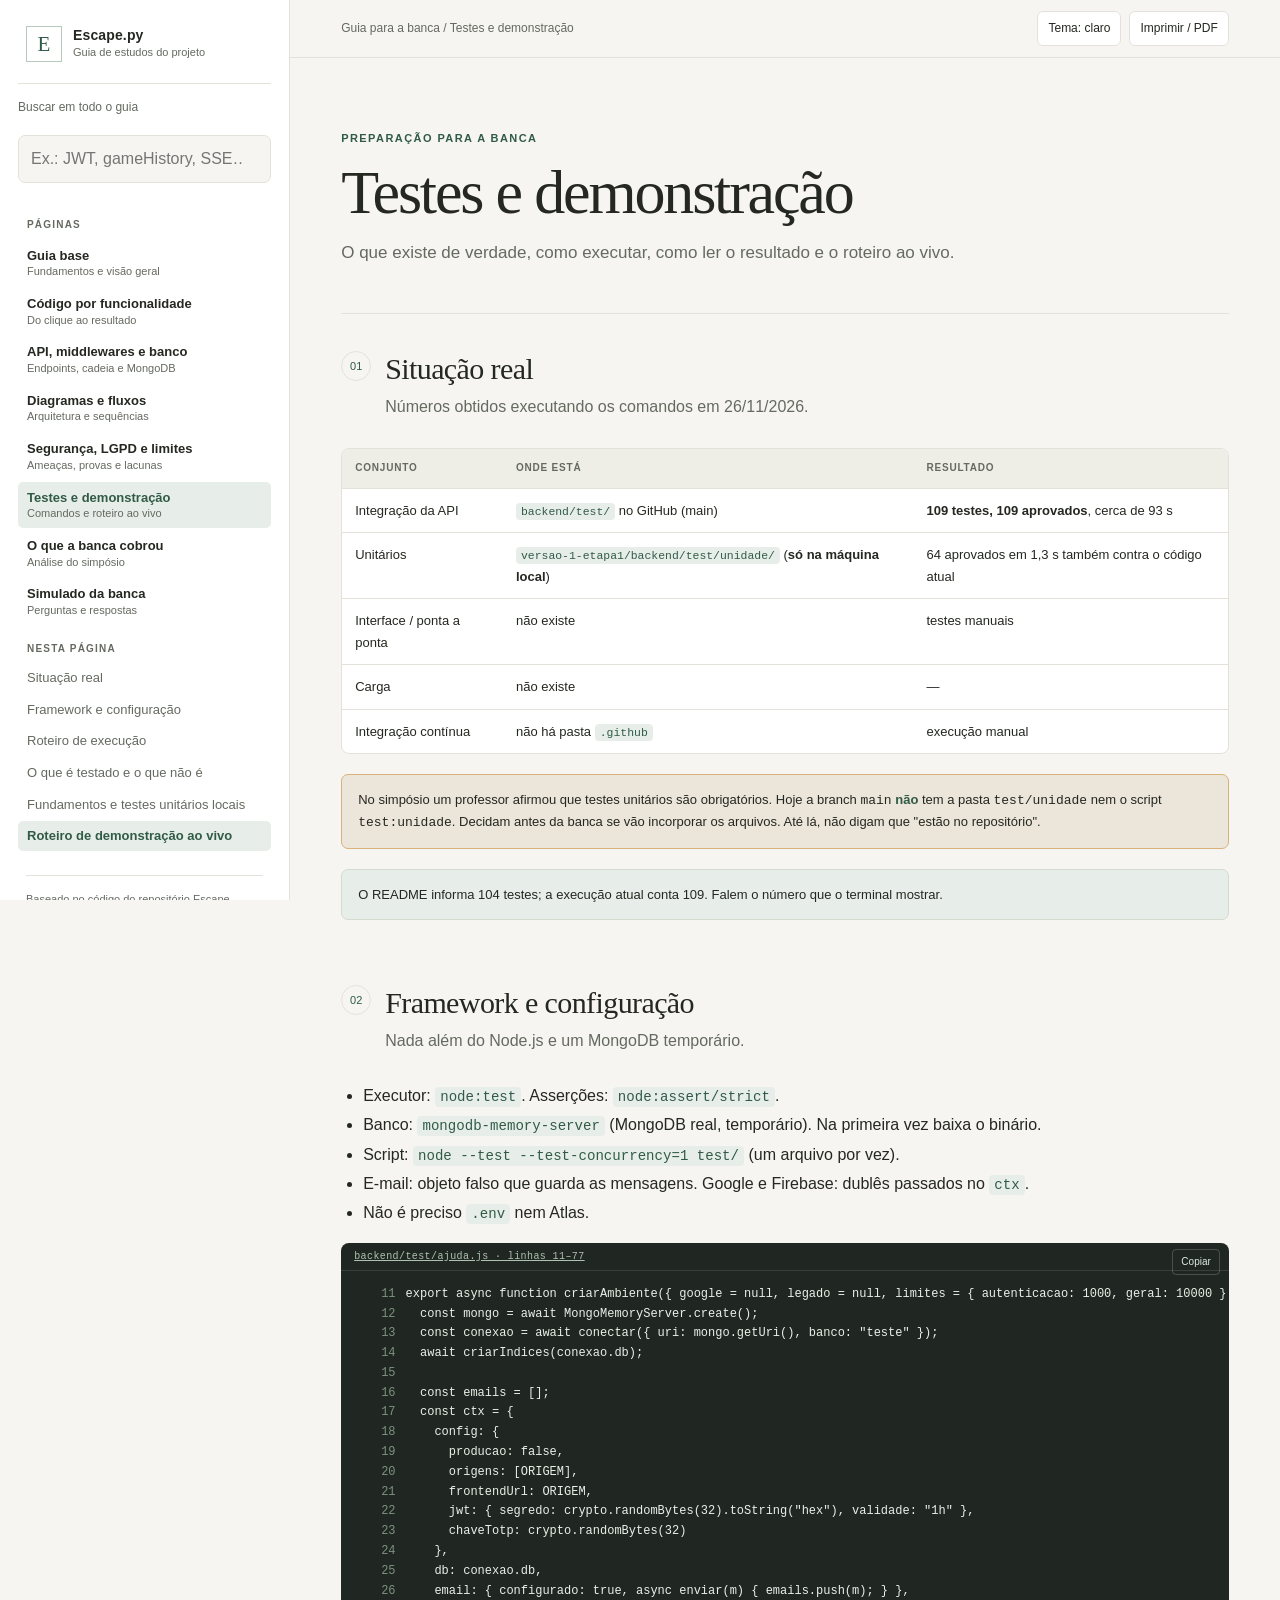
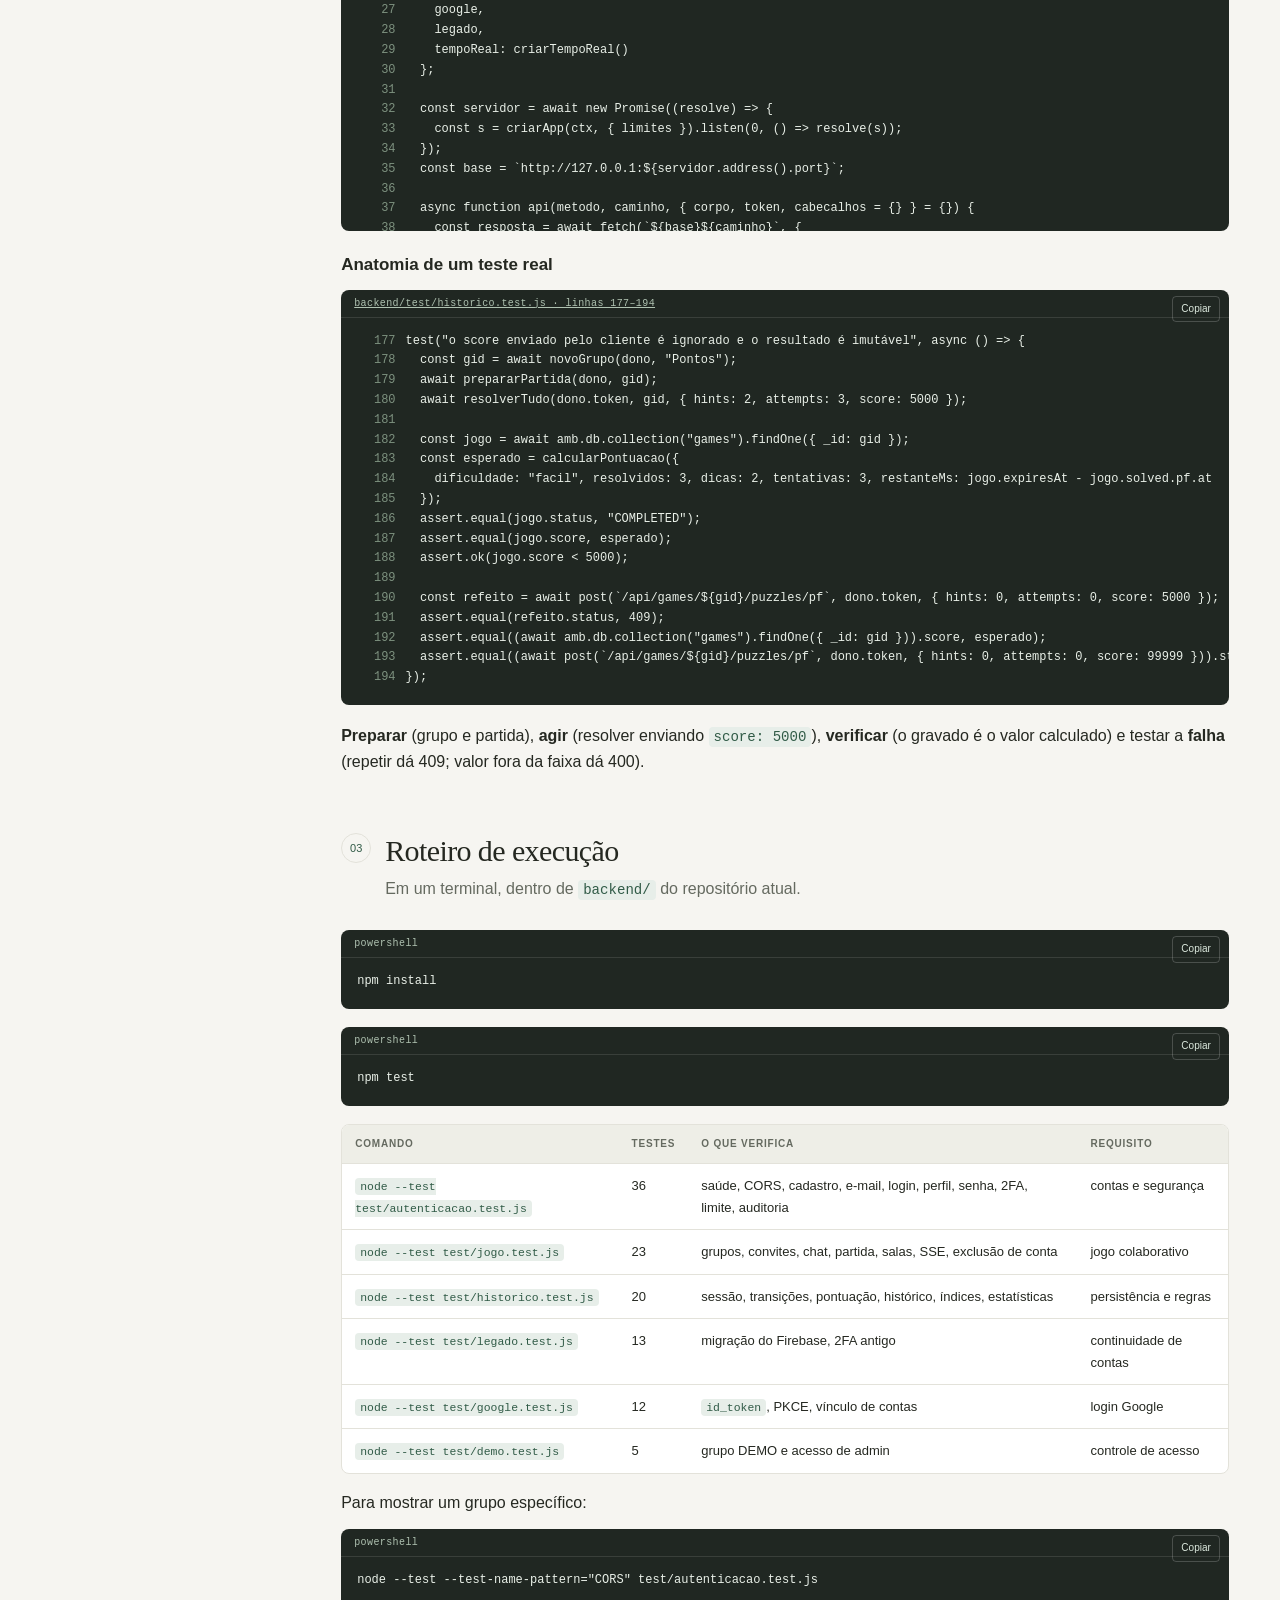
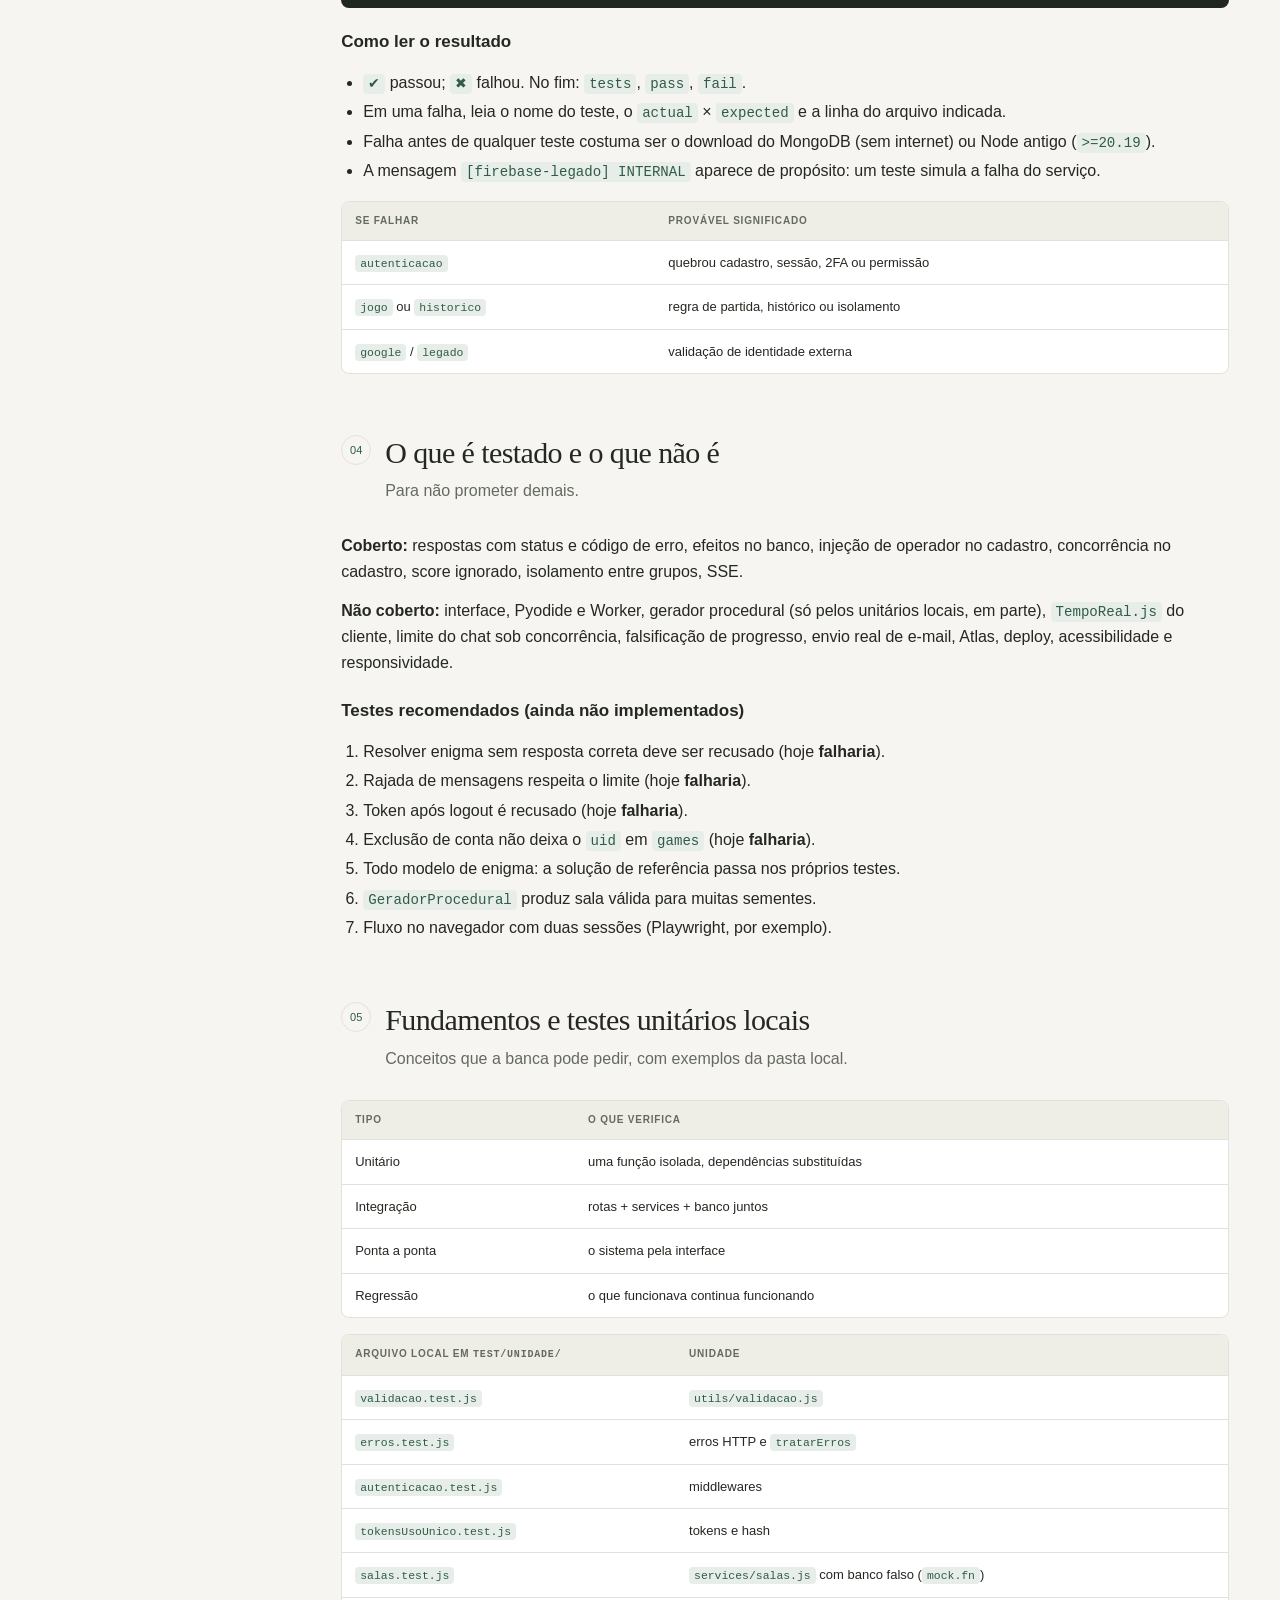
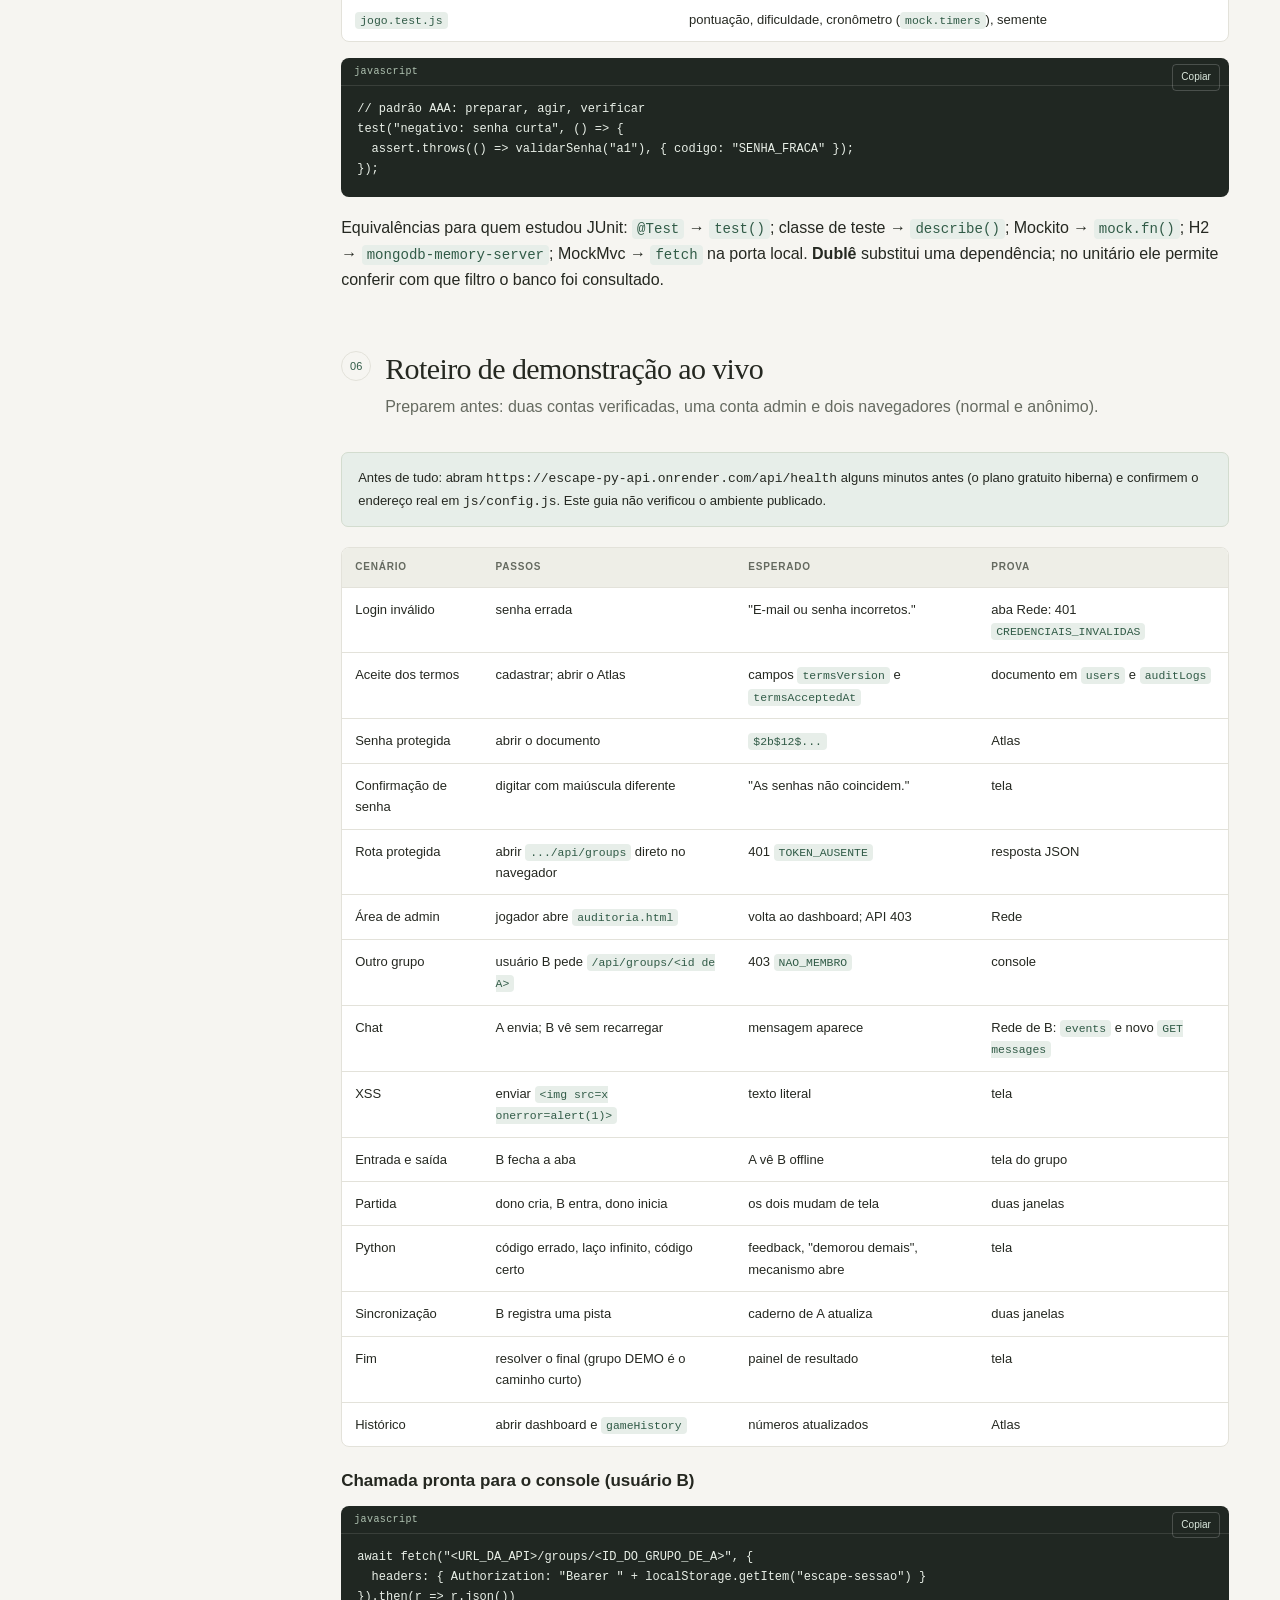
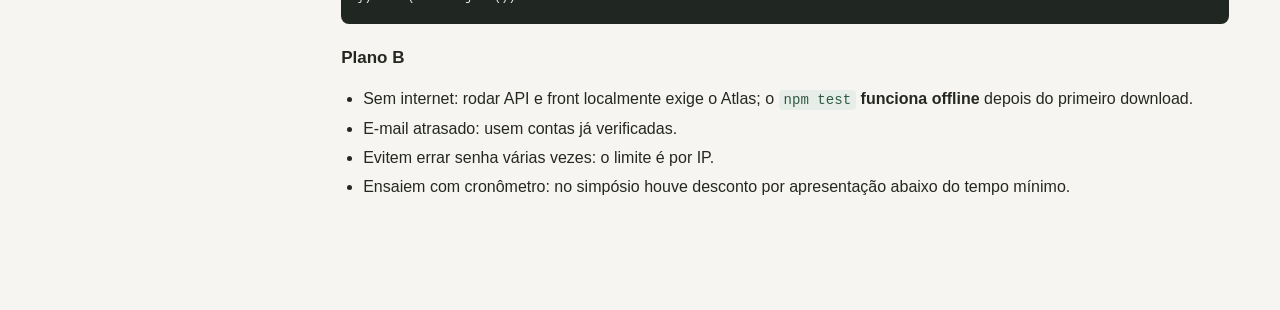
<file: testes.html>
<!doctype html>
<html lang="pt-BR" data-tema="claro">
<head>
<meta charset="utf-8">
<meta name="viewport" content="width=device-width, initial-scale=1">
<meta name="theme-color" content="#f6f5f1">
<title>Testes e demonstração · Escape.py</title>
<link rel="stylesheet" href="assets/guia.css">
</head>
<body>
<div class="layout">
<aside class="sidebar" id="sidebar" aria-label="Navegação do guia">
  <a class="brand" href="index.html"><span class="brand-mark" aria-hidden="true">E</span><span><strong>Escape.py</strong><small>Guia de estudos do projeto</small></span></a>
  <label class="small" for="busca" style="display:block;margin-top:14px">Buscar em todo o guia</label>
  <input id="busca" class="nav-search" type="search" placeholder="Ex.: JWT, gameHistory, SSE…" autocomplete="off">
  <div id="achados" hidden></div>
  <nav id="navegacao">
    <div class="nav-group"><p class="nav-title">Páginas</p><div class="nav-list paginas"><a href="index.html"><b>Guia base</b><small>Fundamentos e visão geral</small></a><a href="codigo.html"><b>Código por funcionalidade</b><small>Do clique ao resultado</small></a><a href="api-banco.html"><b>API, middlewares e banco</b><small>Endpoints, cadeia e MongoDB</small></a><a href="diagramas.html"><b>Diagramas e fluxos</b><small>Arquitetura e sequências</small></a><a href="seguranca.html"><b>Segurança, LGPD e limites</b><small>Ameaças, provas e lacunas</small></a><a href="testes.html" class=atual aria-current=page><b>Testes e demonstração</b><small>Comandos e roteiro ao vivo</small></a><a href="simposio.html"><b>O que a banca cobrou</b><small>Análise do simpósio</small></a><a href="simulado.html"><b>Simulado da banca</b><small>Perguntas e respostas</small></a></div></div>
    <div class="nav-group"><p class="nav-title">Nesta página</p><div class="nav-list" id="locais"><a href="#situacao">Situação real</a><a href="#config">Framework e configuração</a><a href="#comandos">Roteiro de execução</a><a href="#cobertura">O que é testado e o que não é</a><a href="#unitarios">Fundamentos e testes unitários locais</a><a href="#manual">Roteiro de demonstração ao vivo</a></div></div>
  </nav>
  <div class="side-foot">Baseado no código do repositório Escape-Room-PFC, branch main, commit <a href="https://github.com/pfcumc2026/Escape-Room-PFC/tree/37cd1d6393ed8550972f173e519ec6925c65aec6">37cd1d6</a> (18/11/2026).</div>
</aside>
<main class="main" id="inicio">
  <header class="topbar"><div style="display:flex;align-items:center;gap:10px"><button class="menu-button" id="menu-toggle" aria-label="Abrir navegação" aria-expanded="false">☰</button><span class="crumb">Guia para a banca / Testes e demonstração</span></div><div class="top-actions"><button class="icon-button" id="tema-toggle" type="button" aria-label="Alternar tema">Tema: claro</button><button class="icon-button" id="imprimir" type="button">Imprimir / PDF</button></div></header>
  <article class="content">
<header class="intro"><span class="eyebrow">Preparação para a banca</span><h1>Testes e demonstração</h1><p>O que existe de verdade, como executar, como ler o resultado e o roteiro ao vivo.</p></header>

<section class="section" id="situacao" data-title="Situação real"><div class="section-head"><span class="section-number">01</span><div><h2>Situação real</h2><p class="lede">Números obtidos executando os comandos em 26/11/2026.</p></div></div>
<div class="table-wrap"><table><thead><tr><th>Conjunto</th><th>Onde está</th><th>Resultado</th></tr></thead><tbody><tr><td>Integração da API</td><td><code>backend/test/</code> no GitHub (main)</td><td><strong>109 testes, 109 aprovados</strong>, cerca de 93 s</td></tr><tr><td>Unitários</td><td><code>versao-1-etapa1/backend/test/unidade/</code> (<strong>só na máquina local</strong>)</td><td>64 aprovados em 1,3 s também contra o código atual</td></tr><tr><td>Interface / ponta a ponta</td><td>não existe</td><td>testes manuais</td></tr><tr><td>Carga</td><td>não existe</td><td>—</td></tr><tr><td>Integração contínua</td><td>não há pasta <code>.github</code></td><td>execução manual</td></tr></tbody></table></div>
<div class="note alerta">No simpósio um professor afirmou que testes unitários são obrigatórios. Hoje a branch <code>main</code> <strong>não</strong> tem a pasta <code>test/unidade</code> nem o script <code>test:unidade</code>. Decidam antes da banca se vão incorporar os arquivos. Até lá, não digam que &quot;estão no repositório&quot;.</div>
<div class="note">O README informa 104 testes; a execução atual conta 109. Falem o número que o terminal mostrar.</div></section>
<section class="section" id="config" data-title="Framework e configuração"><div class="section-head"><span class="section-number">02</span><div><h2>Framework e configuração</h2><p class="lede">Nada além do Node.js e um MongoDB temporário.</p></div></div>
<ul><li>Executor: <code>node:test</code>. Asserções: <code>node:assert/strict</code>.</li><li>Banco: <code>mongodb-memory-server</code> (MongoDB real, temporário). Na primeira vez baixa o binário.</li><li>Script: <code>node --test --test-concurrency=1 test/</code> (um arquivo por vez).</li><li>E-mail: objeto falso que guarda as mensagens. Google e Firebase: dublês passados no <code>ctx</code>.</li><li>Não é preciso <code>.env</code> nem Atlas.</li></ul>
<div class="codebox"><div class="code-label"><a href="https://github.com/pfcumc2026/Escape-Room-PFC/blob/37cd1d6393ed8550972f173e519ec6925c65aec6/backend/test/ajuda.js#L11-L77" target="_blank" rel="noopener">backend/test/ajuda.js · linhas 11–77</a></div><button class="copy" type="button">Copiar</button><pre><code><span class="ln">11</span>export async function criarAmbiente({ google = null, legado = null, limites = { autenticacao: 1000, geral: 10000 } } = {}) {
<span class="ln">12</span>  const mongo = await MongoMemoryServer.create();
<span class="ln">13</span>  const conexao = await conectar({ uri: mongo.getUri(), banco: &quot;teste&quot; });
<span class="ln">14</span>  await criarIndices(conexao.db);
<span class="ln">15</span>
<span class="ln">16</span>  const emails = [];
<span class="ln">17</span>  const ctx = {
<span class="ln">18</span>    config: {
<span class="ln">19</span>      producao: false,
<span class="ln">20</span>      origens: [ORIGEM],
<span class="ln">21</span>      frontendUrl: ORIGEM,
<span class="ln">22</span>      jwt: { segredo: crypto.randomBytes(32).toString(&quot;hex&quot;), validade: &quot;1h&quot; },
<span class="ln">23</span>      chaveTotp: crypto.randomBytes(32)
<span class="ln">24</span>    },
<span class="ln">25</span>    db: conexao.db,
<span class="ln">26</span>    email: { configurado: true, async enviar(m) { emails.push(m); } },
<span class="ln">27</span>    google,
<span class="ln">28</span>    legado,
<span class="ln">29</span>    tempoReal: criarTempoReal()
<span class="ln">30</span>  };
<span class="ln">31</span>
<span class="ln">32</span>  const servidor = await new Promise((resolve) =&gt; {
<span class="ln">33</span>    const s = criarApp(ctx, { limites }).listen(0, () =&gt; resolve(s));
<span class="ln">34</span>  });
<span class="ln">35</span>  const base = `http://127.0.0.1:${servidor.address().port}`;
<span class="ln">36</span>
<span class="ln">37</span>  async function api(metodo, caminho, { corpo, token, cabecalhos = {} } = {}) {
<span class="ln">38</span>    const resposta = await fetch(`${base}${caminho}`, {
<span class="ln">39</span>      method: metodo,
<span class="ln">40</span>      redirect: &quot;manual&quot;,
<span class="ln">41</span>      headers: {
<span class="ln">42</span>        ...(corpo !== undefined ? { &quot;content-type&quot;: &quot;application/json&quot; } : {}),
<span class="ln">43</span>        ...(token ? { authorization: `Bearer ${token}` } : {}),
<span class="ln">44</span>        ...cabecalhos
<span class="ln">45</span>      },
<span class="ln">46</span>      body: corpo !== undefined ? JSON.stringify(corpo) : undefined
<span class="ln">47</span>    });
<span class="ln">48</span>    const texto = await resposta.text();
<span class="ln">49</span>    let dados = null;
<span class="ln">50</span>    try { dados = texto ? JSON.parse(texto) : null; } catch { dados = texto; }
<span class="ln">51</span>    return { status: resposta.status, dados, cabecalhos: resposta.headers };
<span class="ln">52</span>  }
<span class="ln">53</span>
<span class="ln">54</span>  function tokenDoUltimoEmail() {
<span class="ln">55</span>    const ultimo = emails.at(-1);
<span class="ln">56</span>    return decodeURIComponent(/token=([^\s&amp;&quot;]+)/.exec(ultimo.texto)[1]);
<span class="ln">57</span>  }
<span class="ln">58</span>
<span class="ln">59</span>  // Conta pronta para jogar: cadastrada, com e-mail verificado e perfil completo
<span class="ln">60</span>  async function criarJogador(username, { email = `${username}@teste.com`, senha = &quot;senha1234&quot; } = {}) {
<span class="ln">61</span>    const cadastro = await api(&quot;POST&quot;, &quot;/api/auth/register&quot;, { corpo: { name: username, email, password: senha, acceptTerms: true } });
<span class="ln">62</span>    await api(&quot;POST&quot;, &quot;/api/auth/email/verify&quot;, { corpo: { token: tokenDoUltimoEmail() } });
<span class="ln">63</span>    const { dados } = await api(&quot;POST&quot;, &quot;/api/auth/login&quot;, { corpo: { email, password: senha } });
<span class="ln">64</span>    await api(&quot;PATCH&quot;, &quot;/api/users/me&quot;, { token: dados.token, corpo: { username, avatarStyle: &quot;bottts&quot;, avatarSeed: &quot;abc&quot; } });
<span class="ln">65</span>    return { token: dados.token, uid: cadastro.dados.usuario.uid, email, senha };
<span class="ln">66</span>  }
<span class="ln">67</span>
<span class="ln">68</span>  async function encerrar() {
<span class="ln">69</span>    ctx.tempoReal.encerrar();
<span class="ln">70</span>    servidor.closeAllConnections?.();
<span class="ln">71</span>    await new Promise((resolve) =&gt; servidor.close(resolve));
<span class="ln">72</span>    await conexao.cliente.close();
<span class="ln">73</span>    await mongo.stop();
<span class="ln">74</span>  }
<span class="ln">75</span>
<span class="ln">76</span>  return { ctx, db: conexao.db, api, base, emails, tokenDoUltimoEmail, criarJogador, encerrar };
<span class="ln">77</span>}</code></pre></div>
<h3>Anatomia de um teste real</h3>
<div class="codebox"><div class="code-label"><a href="https://github.com/pfcumc2026/Escape-Room-PFC/blob/37cd1d6393ed8550972f173e519ec6925c65aec6/backend/test/historico.test.js#L177-L194" target="_blank" rel="noopener">backend/test/historico.test.js · linhas 177–194</a></div><button class="copy" type="button">Copiar</button><pre><code><span class="ln">177</span>test(&quot;o score enviado pelo cliente é ignorado e o resultado é imutável&quot;, async () =&gt; {
<span class="ln">178</span>  const gid = await novoGrupo(dono, &quot;Pontos&quot;);
<span class="ln">179</span>  await prepararPartida(dono, gid);
<span class="ln">180</span>  await resolverTudo(dono.token, gid, { hints: 2, attempts: 3, score: 5000 });
<span class="ln">181</span>
<span class="ln">182</span>  const jogo = await amb.db.collection(&quot;games&quot;).findOne({ _id: gid });
<span class="ln">183</span>  const esperado = calcularPontuacao({
<span class="ln">184</span>    dificuldade: &quot;facil&quot;, resolvidos: 3, dicas: 2, tentativas: 3, restanteMs: jogo.expiresAt - jogo.solved.pf.at
<span class="ln">185</span>  });
<span class="ln">186</span>  assert.equal(jogo.status, &quot;COMPLETED&quot;);
<span class="ln">187</span>  assert.equal(jogo.score, esperado);
<span class="ln">188</span>  assert.ok(jogo.score &lt; 5000);
<span class="ln">189</span>
<span class="ln">190</span>  const refeito = await post(`/api/games/${gid}/puzzles/pf`, dono.token, { hints: 0, attempts: 0, score: 5000 });
<span class="ln">191</span>  assert.equal(refeito.status, 409);
<span class="ln">192</span>  assert.equal((await amb.db.collection(&quot;games&quot;).findOne({ _id: gid })).score, esperado);
<span class="ln">193</span>  assert.equal((await post(`/api/games/${gid}/puzzles/pf`, dono.token, { hints: 0, attempts: 0, score: 99999 })).status, 400);
<span class="ln">194</span>});</code></pre></div>
<p><strong>Preparar</strong> (grupo e partida), <strong>agir</strong> (resolver enviando <code>score: 5000</code>), <strong>verificar</strong> (o gravado é o valor calculado) e testar a <strong>falha</strong> (repetir dá 409; valor fora da faixa dá 400).</p></section>
<section class="section" id="comandos" data-title="Roteiro de execução"><div class="section-head"><span class="section-number">03</span><div><h2>Roteiro de execução</h2><p class="lede">Em um terminal, dentro de <code>backend/</code> do repositório atual.</p></div></div>
<div class="codebox"><div class="code-label">powershell</div><button class="copy" type="button">Copiar</button><pre><code>npm install</code></pre></div>
<div class="codebox"><div class="code-label">powershell</div><button class="copy" type="button">Copiar</button><pre><code>npm test</code></pre></div>
<div class="table-wrap"><table><thead><tr><th>Comando</th><th>Testes</th><th>O que verifica</th><th>Requisito</th></tr></thead><tbody><tr><td><code>node --test test/autenticacao.test.js</code></td><td>36</td><td>saúde, CORS, cadastro, e-mail, login, perfil, senha, 2FA, limite, auditoria</td><td>contas e segurança</td></tr><tr><td><code>node --test test/jogo.test.js</code></td><td>23</td><td>grupos, convites, chat, partida, salas, SSE, exclusão de conta</td><td>jogo colaborativo</td></tr><tr><td><code>node --test test/historico.test.js</code></td><td>20</td><td>sessão, transições, pontuação, histórico, índices, estatísticas</td><td>persistência e regras</td></tr><tr><td><code>node --test test/legado.test.js</code></td><td>13</td><td>migração do Firebase, 2FA antigo</td><td>continuidade de contas</td></tr><tr><td><code>node --test test/google.test.js</code></td><td>12</td><td><code>id_token</code>, PKCE, vínculo de contas</td><td>login Google</td></tr><tr><td><code>node --test test/demo.test.js</code></td><td>5</td><td>grupo DEMO e acesso de admin</td><td>controle de acesso</td></tr></tbody></table></div>
<p>Para mostrar um grupo específico:</p>
<div class="codebox"><div class="code-label">powershell</div><button class="copy" type="button">Copiar</button><pre><code>node --test --test-name-pattern=&quot;CORS&quot; test/autenticacao.test.js</code></pre></div>
<h3>Como ler o resultado</h3>
<ul><li><code>✔</code> passou; <code>✖</code> falhou. No fim: <code>tests</code>, <code>pass</code>, <code>fail</code>.</li><li>Em uma falha, leia o nome do teste, o <code>actual</code> × <code>expected</code> e a linha do arquivo indicada.</li><li>Falha antes de qualquer teste costuma ser o download do MongoDB (sem internet) ou Node antigo (<code>&gt;=20.19</code>).</li><li>A mensagem <code>[firebase-legado] INTERNAL</code> aparece de propósito: um teste simula a falha do serviço.</li></ul>
<div class="table-wrap"><table><thead><tr><th>Se falhar</th><th>Provável significado</th></tr></thead><tbody><tr><td><code>autenticacao</code></td><td>quebrou cadastro, sessão, 2FA ou permissão</td></tr><tr><td><code>jogo</code> ou <code>historico</code></td><td>regra de partida, histórico ou isolamento</td></tr><tr><td><code>google</code> / <code>legado</code></td><td>validação de identidade externa</td></tr></tbody></table></div></section>
<section class="section" id="cobertura" data-title="O que é testado e o que não é"><div class="section-head"><span class="section-number">04</span><div><h2>O que é testado e o que não é</h2><p class="lede">Para não prometer demais.</p></div></div>
<p><strong>Coberto:</strong> respostas com status e código de erro, efeitos no banco, injeção de operador no cadastro, concorrência no cadastro, score ignorado, isolamento entre grupos, SSE.</p>
<p><strong>Não coberto:</strong> interface, Pyodide e Worker, gerador procedural (só pelos unitários locais, em parte), <code>TempoReal.js</code> do cliente, limite do chat sob concorrência, falsificação de progresso, envio real de e-mail, Atlas, deploy, acessibilidade e responsividade.</p>
<h3>Testes recomendados (ainda não implementados)</h3>
<ol><li>Resolver enigma sem resposta correta deve ser recusado (hoje <strong>falharia</strong>).</li><li>Rajada de mensagens respeita o limite (hoje <strong>falharia</strong>).</li><li>Token após logout é recusado (hoje <strong>falharia</strong>).</li><li>Exclusão de conta não deixa o <code>uid</code> em <code>games</code> (hoje <strong>falharia</strong>).</li><li>Todo modelo de enigma: a solução de referência passa nos próprios testes.</li><li><code>GeradorProcedural</code> produz sala válida para muitas sementes.</li><li>Fluxo no navegador com duas sessões (Playwright, por exemplo).</li></ol></section>
<section class="section" id="unitarios" data-title="Fundamentos e testes unitários locais"><div class="section-head"><span class="section-number">05</span><div><h2>Fundamentos e testes unitários locais</h2><p class="lede">Conceitos que a banca pode pedir, com exemplos da pasta local.</p></div></div>
<div class="table-wrap"><table><thead><tr><th>Tipo</th><th>O que verifica</th></tr></thead><tbody><tr><td>Unitário</td><td>uma função isolada, dependências substituídas</td></tr><tr><td>Integração</td><td>rotas + services + banco juntos</td></tr><tr><td>Ponta a ponta</td><td>o sistema pela interface</td></tr><tr><td>Regressão</td><td>o que funcionava continua funcionando</td></tr></tbody></table></div>
<div class="table-wrap"><table><thead><tr><th>Arquivo local em <code>test/unidade/</code></th><th>Unidade</th></tr></thead><tbody><tr><td><code>validacao.test.js</code></td><td><code>utils/validacao.js</code></td></tr><tr><td><code>erros.test.js</code></td><td>erros HTTP e <code>tratarErros</code></td></tr><tr><td><code>autenticacao.test.js</code></td><td>middlewares</td></tr><tr><td><code>tokensUsoUnico.test.js</code></td><td>tokens e hash</td></tr><tr><td><code>salas.test.js</code></td><td><code>services/salas.js</code> com banco falso (<code>mock.fn</code>)</td></tr><tr><td><code>jogo.test.js</code></td><td>pontuação, dificuldade, cronômetro (<code>mock.timers</code>), semente</td></tr></tbody></table></div>
<div class="codebox"><div class="code-label">javascript</div><button class="copy" type="button">Copiar</button><pre><code>// padrão AAA: preparar, agir, verificar
test(&quot;negativo: senha curta&quot;, () =&gt; {
  assert.throws(() =&gt; validarSenha(&quot;a1&quot;), { codigo: &quot;SENHA_FRACA&quot; });
});</code></pre></div>
<p>Equivalências para quem estudou JUnit: <code>@Test</code> → <code>test()</code>; classe de teste → <code>describe()</code>; Mockito → <code>mock.fn()</code>; H2 → <code>mongodb-memory-server</code>; MockMvc → <code>fetch</code> na porta local. <strong>Dublê</strong> substitui uma dependência; no unitário ele permite conferir com que filtro o banco foi consultado.</p></section>
<section class="section" id="manual" data-title="Roteiro de demonstração ao vivo"><div class="section-head"><span class="section-number">06</span><div><h2>Roteiro de demonstração ao vivo</h2><p class="lede">Preparem antes: duas contas verificadas, uma conta admin e dois navegadores (normal e anônimo).</p></div></div>
<div class="note">Antes de tudo: abram <code>https://escape-py-api.onrender.com/api/health</code> alguns minutos antes (o plano gratuito hiberna) e confirmem o endereço real em <code>js/config.js</code>. Este guia não verificou o ambiente publicado.</div>
<div class="table-wrap"><table><thead><tr><th>Cenário</th><th>Passos</th><th>Esperado</th><th>Prova</th></tr></thead><tbody><tr><td>Login inválido</td><td>senha errada</td><td>&quot;E-mail ou senha incorretos.&quot;</td><td>aba Rede: 401 <code>CREDENCIAIS_INVALIDAS</code></td></tr><tr><td>Aceite dos termos</td><td>cadastrar; abrir o Atlas</td><td>campos <code>termsVersion</code> e <code>termsAcceptedAt</code></td><td>documento em <code>users</code> e <code>auditLogs</code></td></tr><tr><td>Senha protegida</td><td>abrir o documento</td><td><code>$2b$12$...</code></td><td>Atlas</td></tr><tr><td>Confirmação de senha</td><td>digitar com maiúscula diferente</td><td>&quot;As senhas não coincidem.&quot;</td><td>tela</td></tr><tr><td>Rota protegida</td><td>abrir <code>.../api/groups</code> direto no navegador</td><td>401 <code>TOKEN_AUSENTE</code></td><td>resposta JSON</td></tr><tr><td>Área de admin</td><td>jogador abre <code>auditoria.html</code></td><td>volta ao dashboard; API 403</td><td>Rede</td></tr><tr><td>Outro grupo</td><td>usuário B pede <code>/api/groups/&lt;id de A&gt;</code></td><td>403 <code>NAO_MEMBRO</code></td><td>console</td></tr><tr><td>Chat</td><td>A envia; B vê sem recarregar</td><td>mensagem aparece</td><td>Rede de B: <code>events</code> e novo <code>GET messages</code></td></tr><tr><td>XSS</td><td>enviar <code>&lt;img src=x onerror=alert(1)&gt;</code></td><td>texto literal</td><td>tela</td></tr><tr><td>Entrada e saída</td><td>B fecha a aba</td><td>A vê B offline</td><td>tela do grupo</td></tr><tr><td>Partida</td><td>dono cria, B entra, dono inicia</td><td>os dois mudam de tela</td><td>duas janelas</td></tr><tr><td>Python</td><td>código errado, laço infinito, código certo</td><td>feedback, &quot;demorou demais&quot;, mecanismo abre</td><td>tela</td></tr><tr><td>Sincronização</td><td>B registra uma pista</td><td>caderno de A atualiza</td><td>duas janelas</td></tr><tr><td>Fim</td><td>resolver o final (grupo DEMO é o caminho curto)</td><td>painel de resultado</td><td>tela</td></tr><tr><td>Histórico</td><td>abrir dashboard e <code>gameHistory</code></td><td>números atualizados</td><td>Atlas</td></tr></tbody></table></div>
<h3>Chamada pronta para o console (usuário B)</h3>
<div class="codebox"><div class="code-label">javascript</div><button class="copy" type="button">Copiar</button><pre><code>await fetch(&quot;&lt;URL_DA_API&gt;/groups/&lt;ID_DO_GRUPO_DE_A&gt;&quot;, {
  headers: { Authorization: &quot;Bearer &quot; + localStorage.getItem(&quot;escape-sessao&quot;) }
}).then(r =&gt; r.json())</code></pre></div>
<h3>Plano B</h3>
<ul><li>Sem internet: rodar API e front localmente exige o Atlas; o <strong><code>npm test</code> funciona offline</strong> depois do primeiro download.</li><li>E-mail atrasado: usem contas já verificadas.</li><li>Evitem errar senha várias vezes: o limite é por IP.</li><li>Ensaiem com cronômetro: no simpósio houve desconto por apresentação abaixo do tempo mínimo.</li></ul></section>
  </article>
</main>
</div>

<script src="assets/busca.js"></script>
<script src="assets/guia.js"></script>
</body>
</html>
</file>
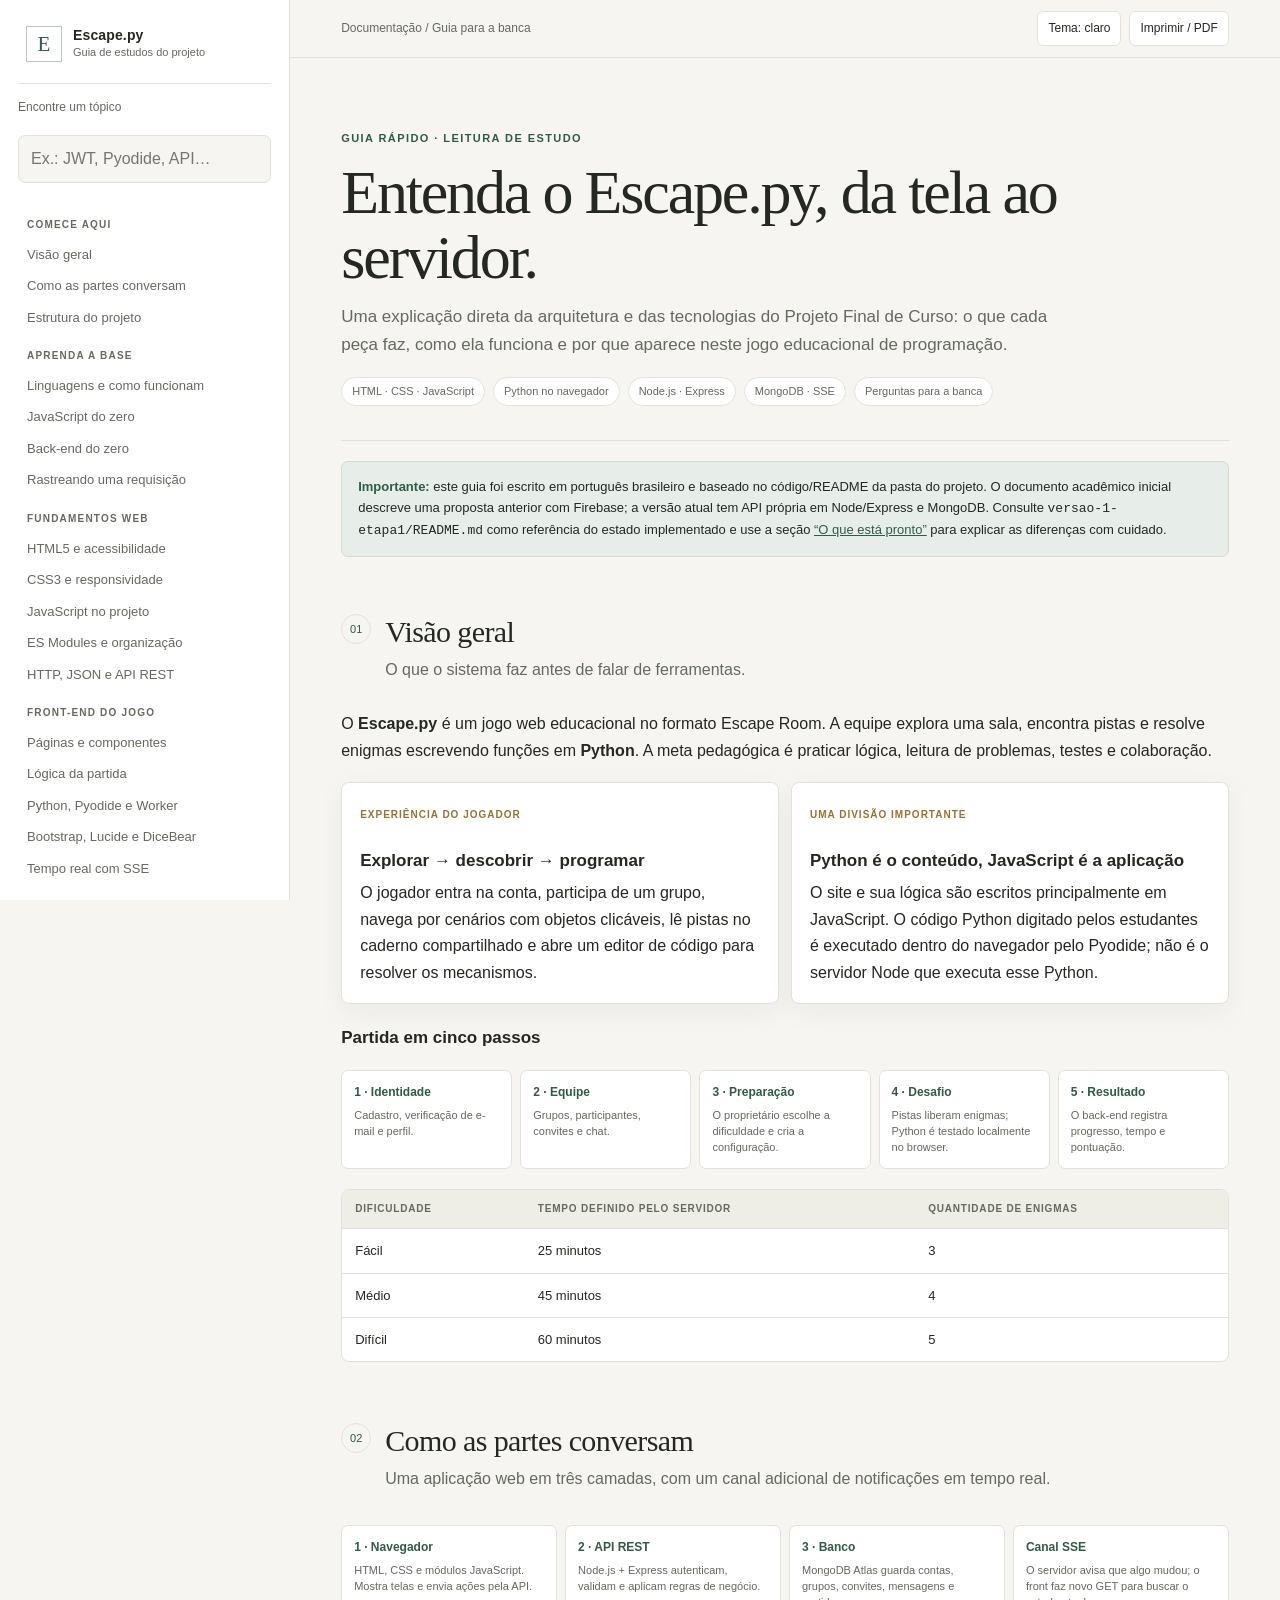
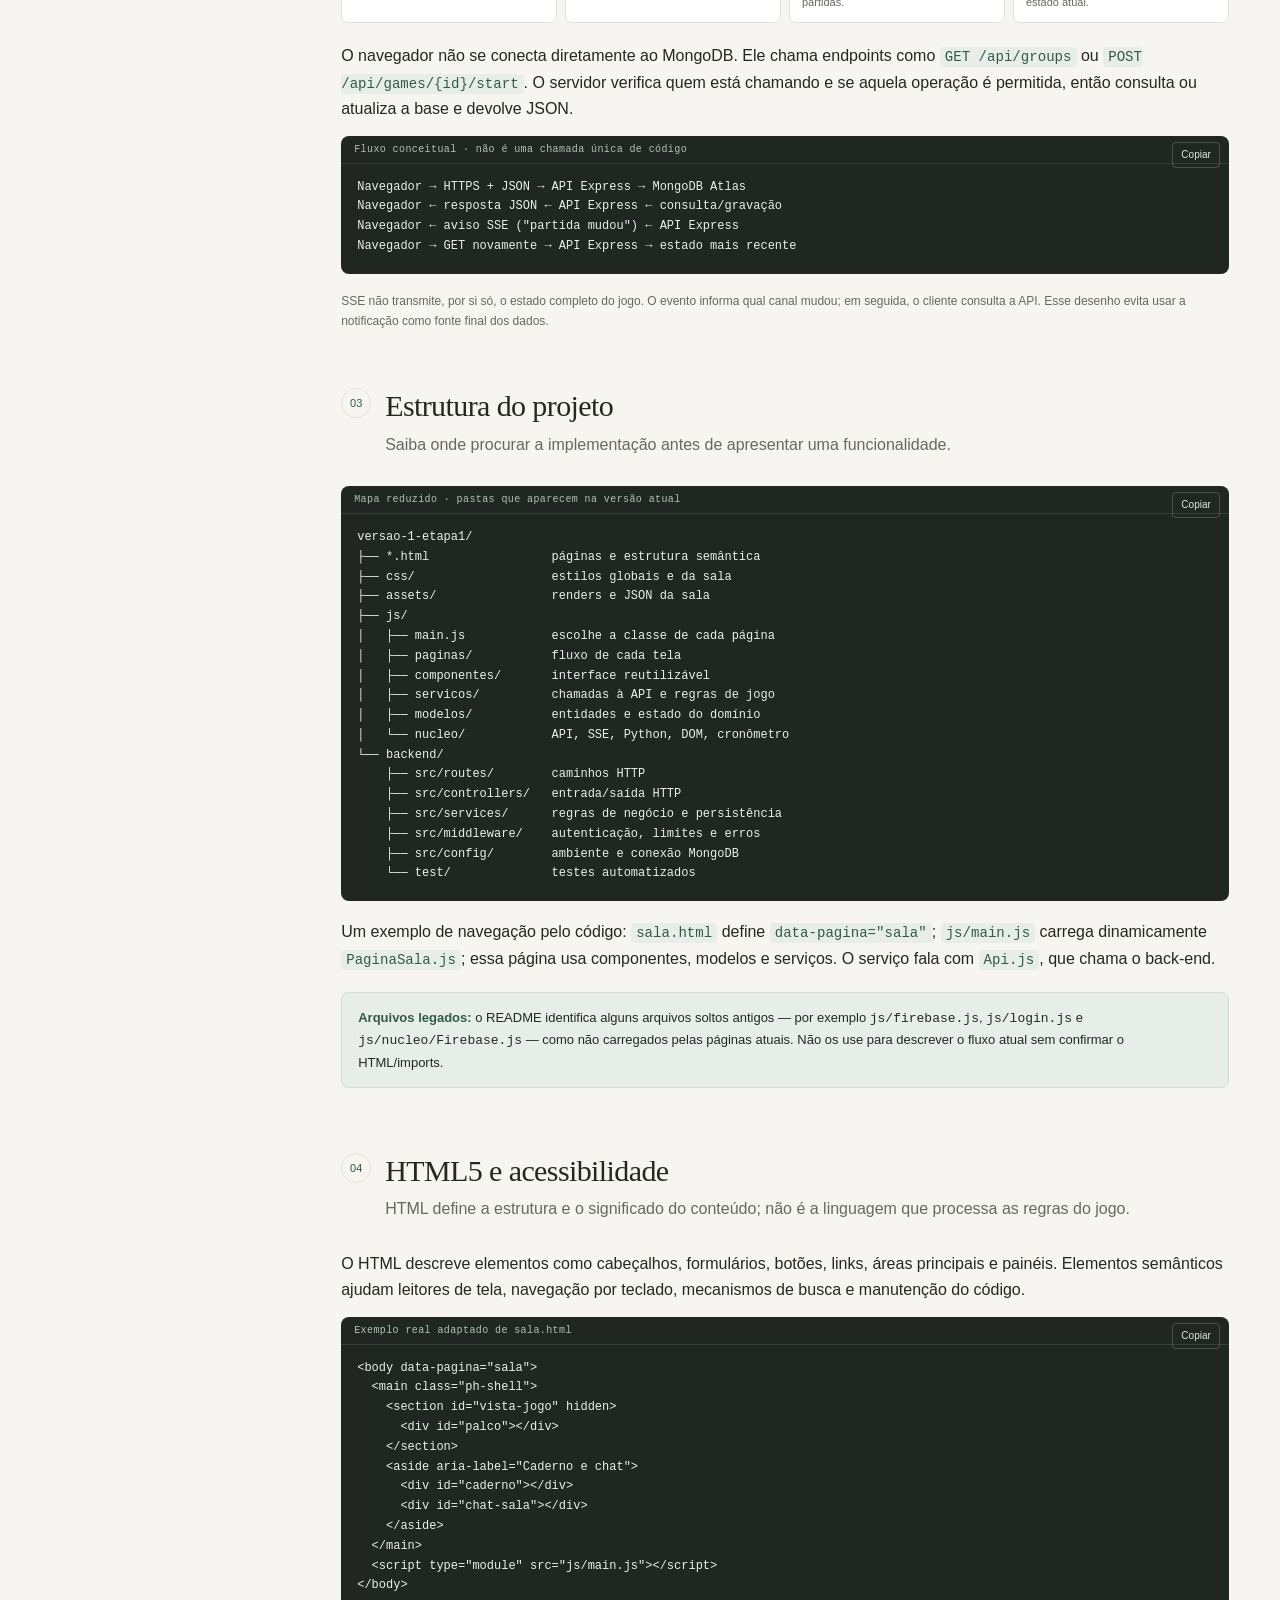
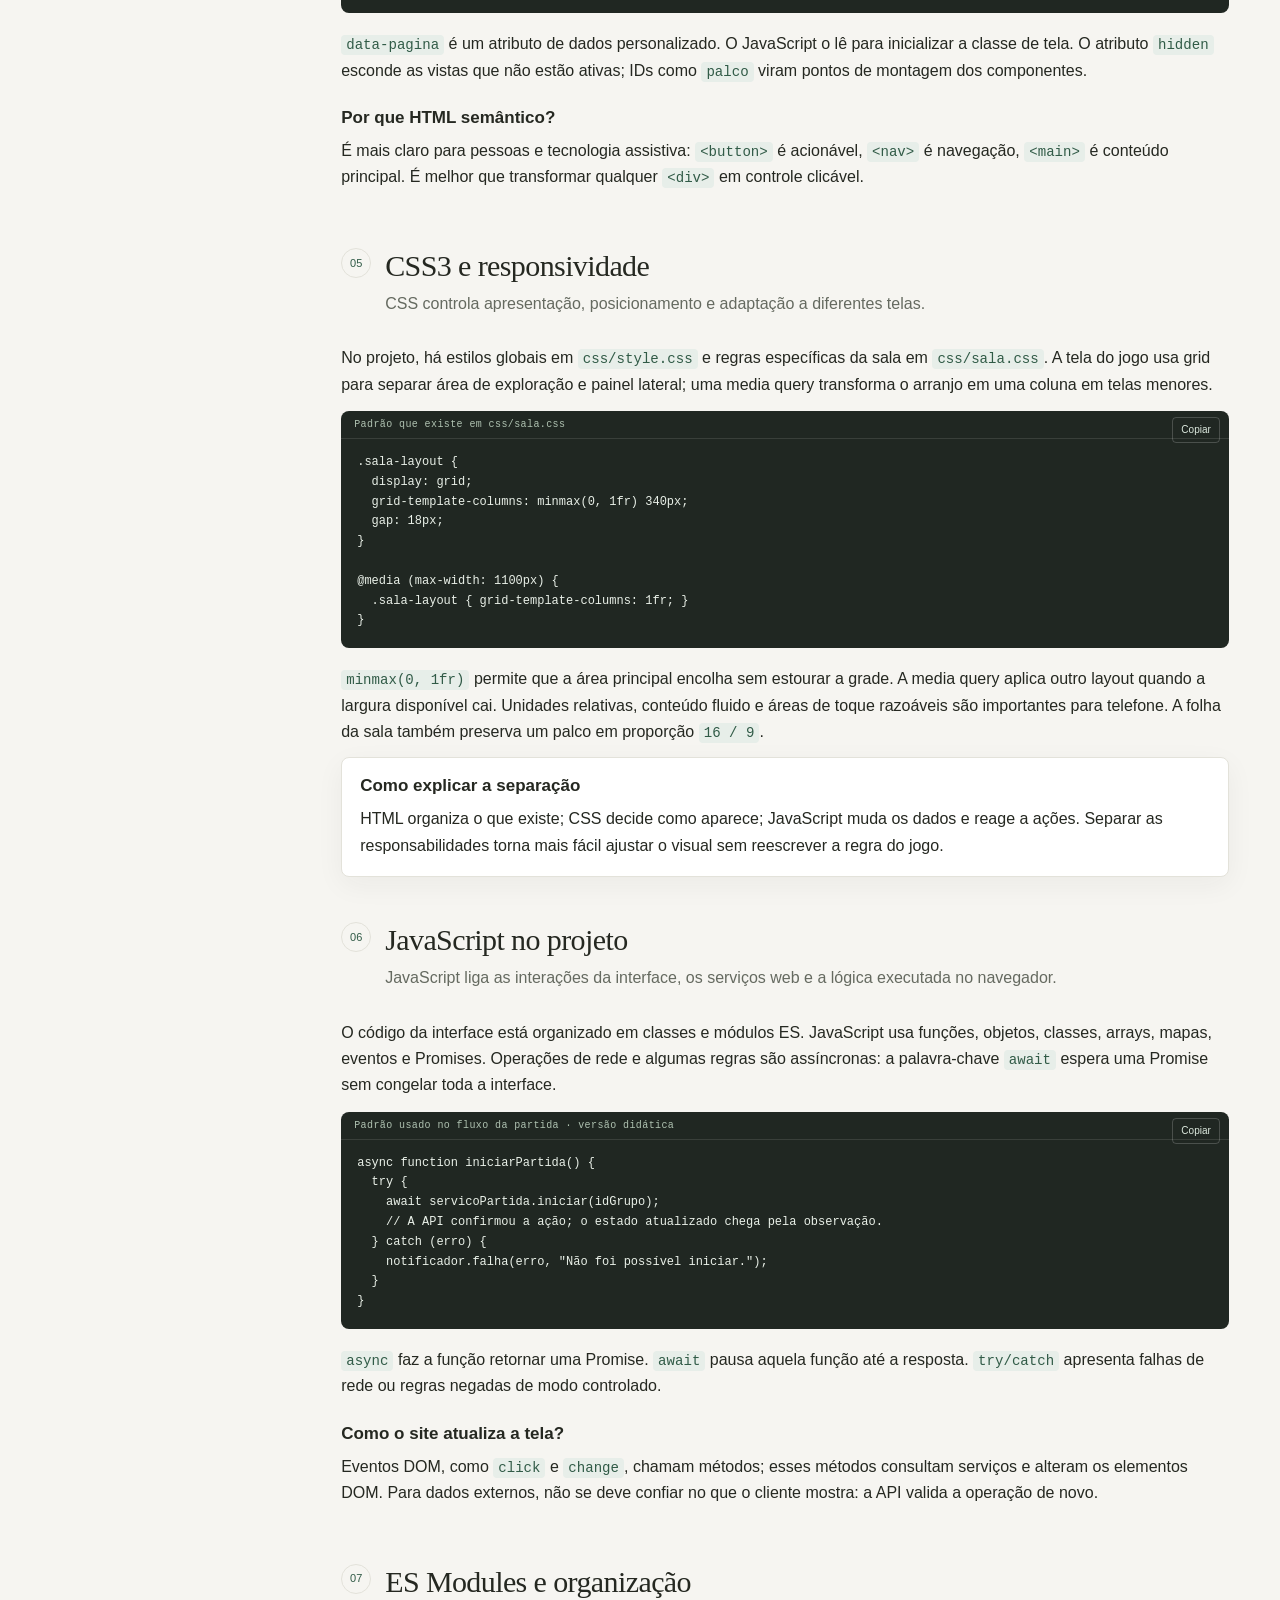
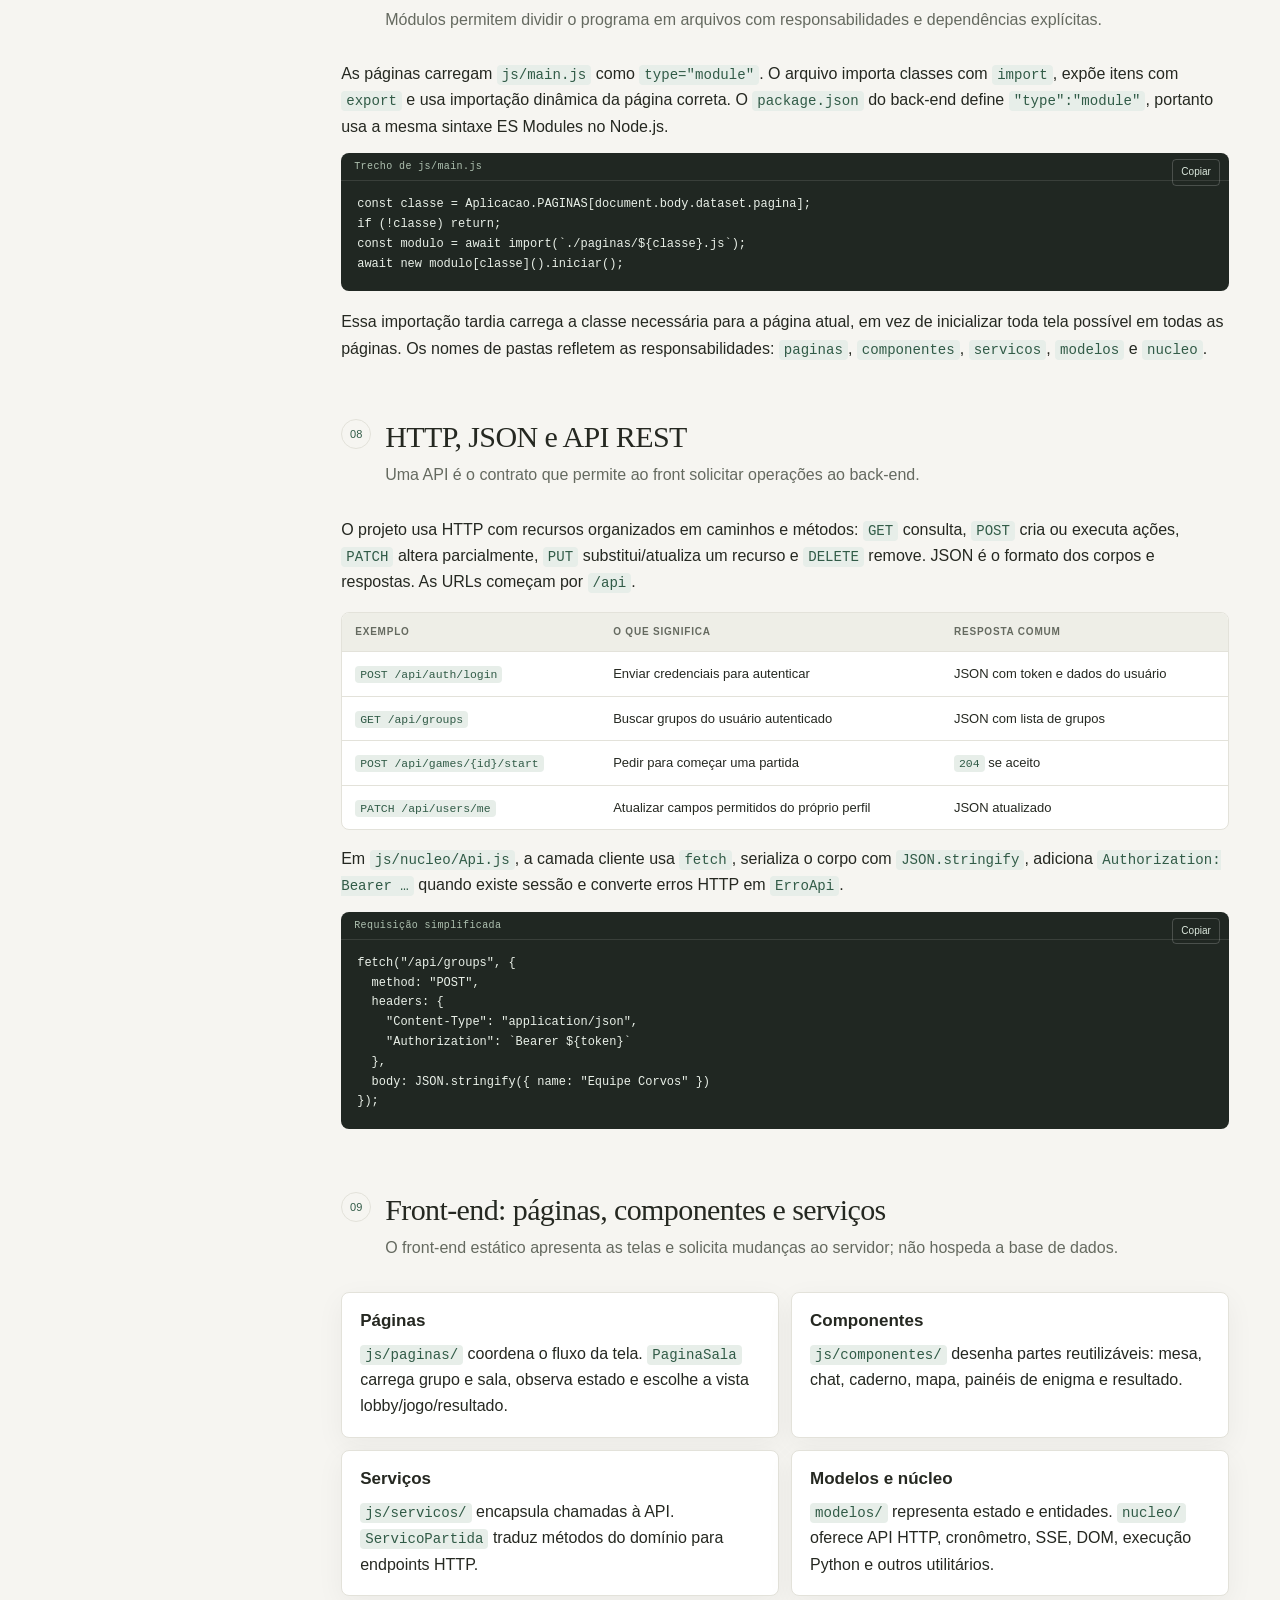
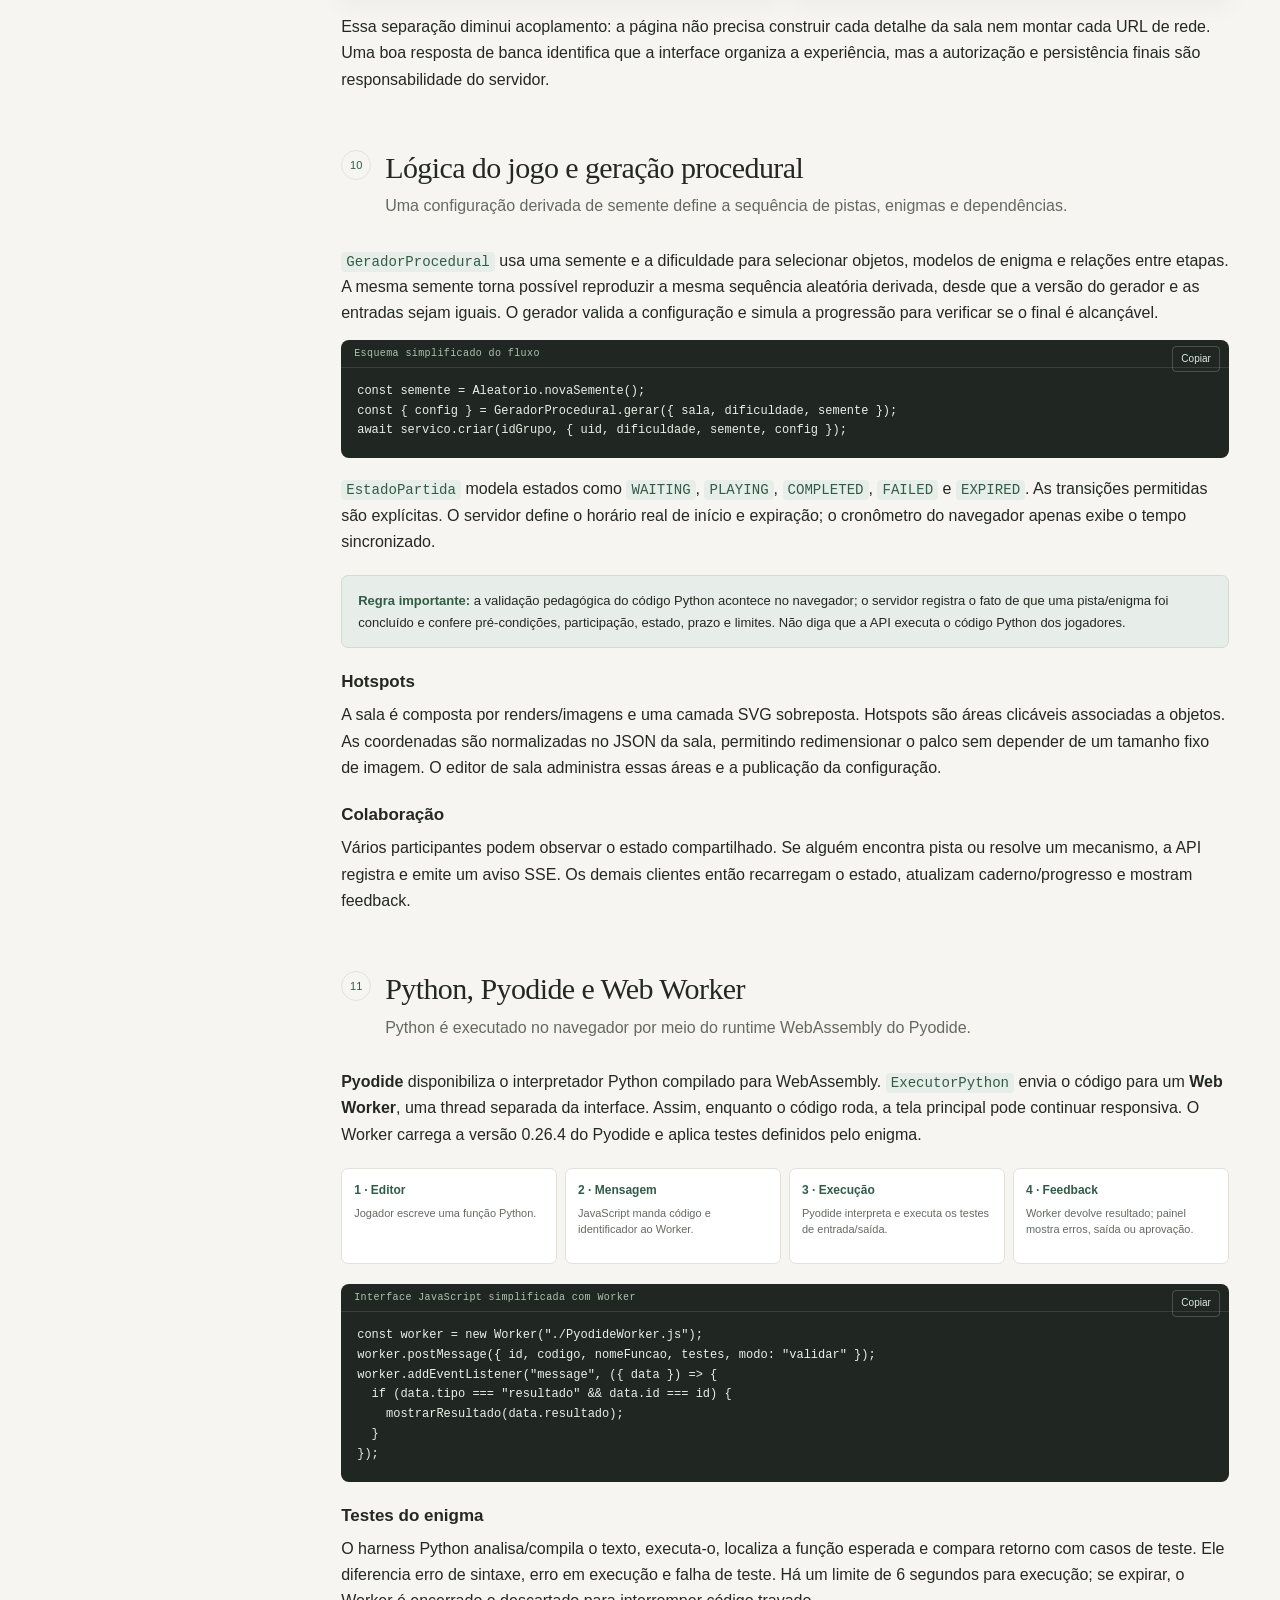
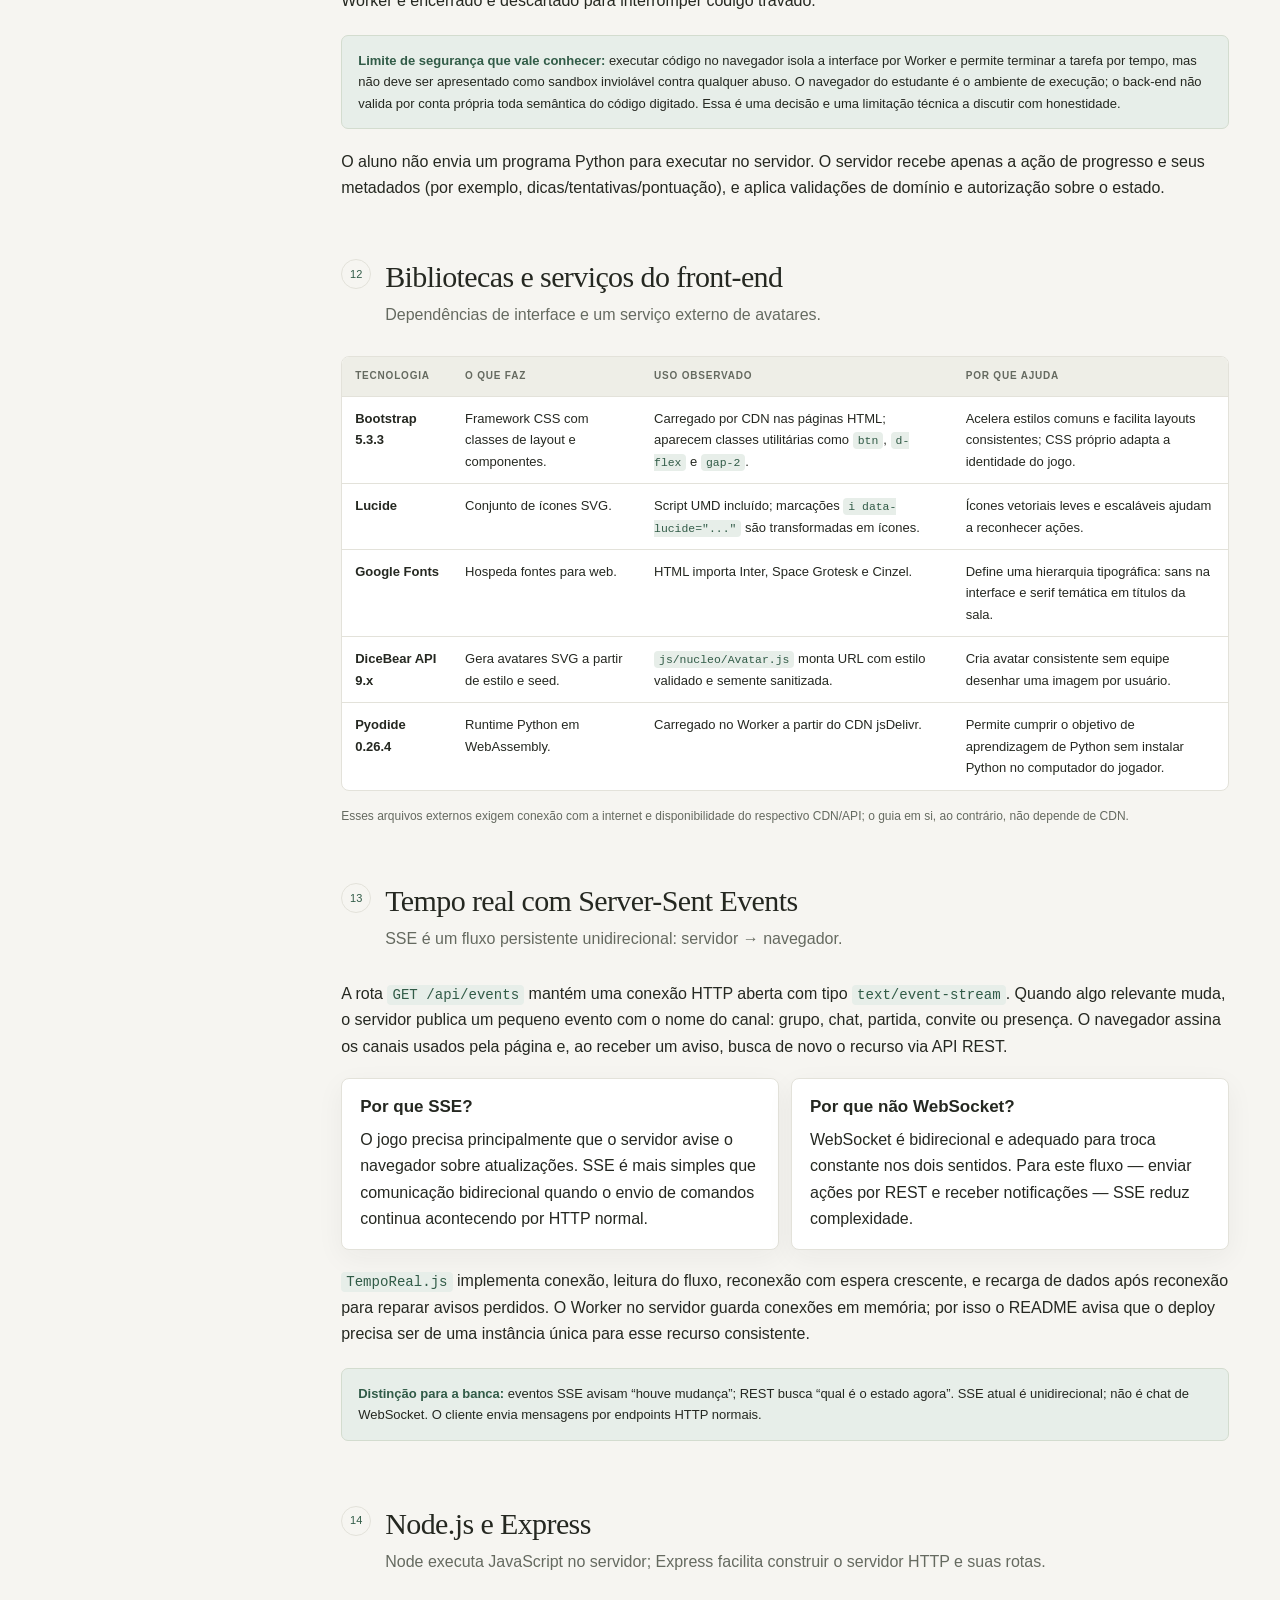
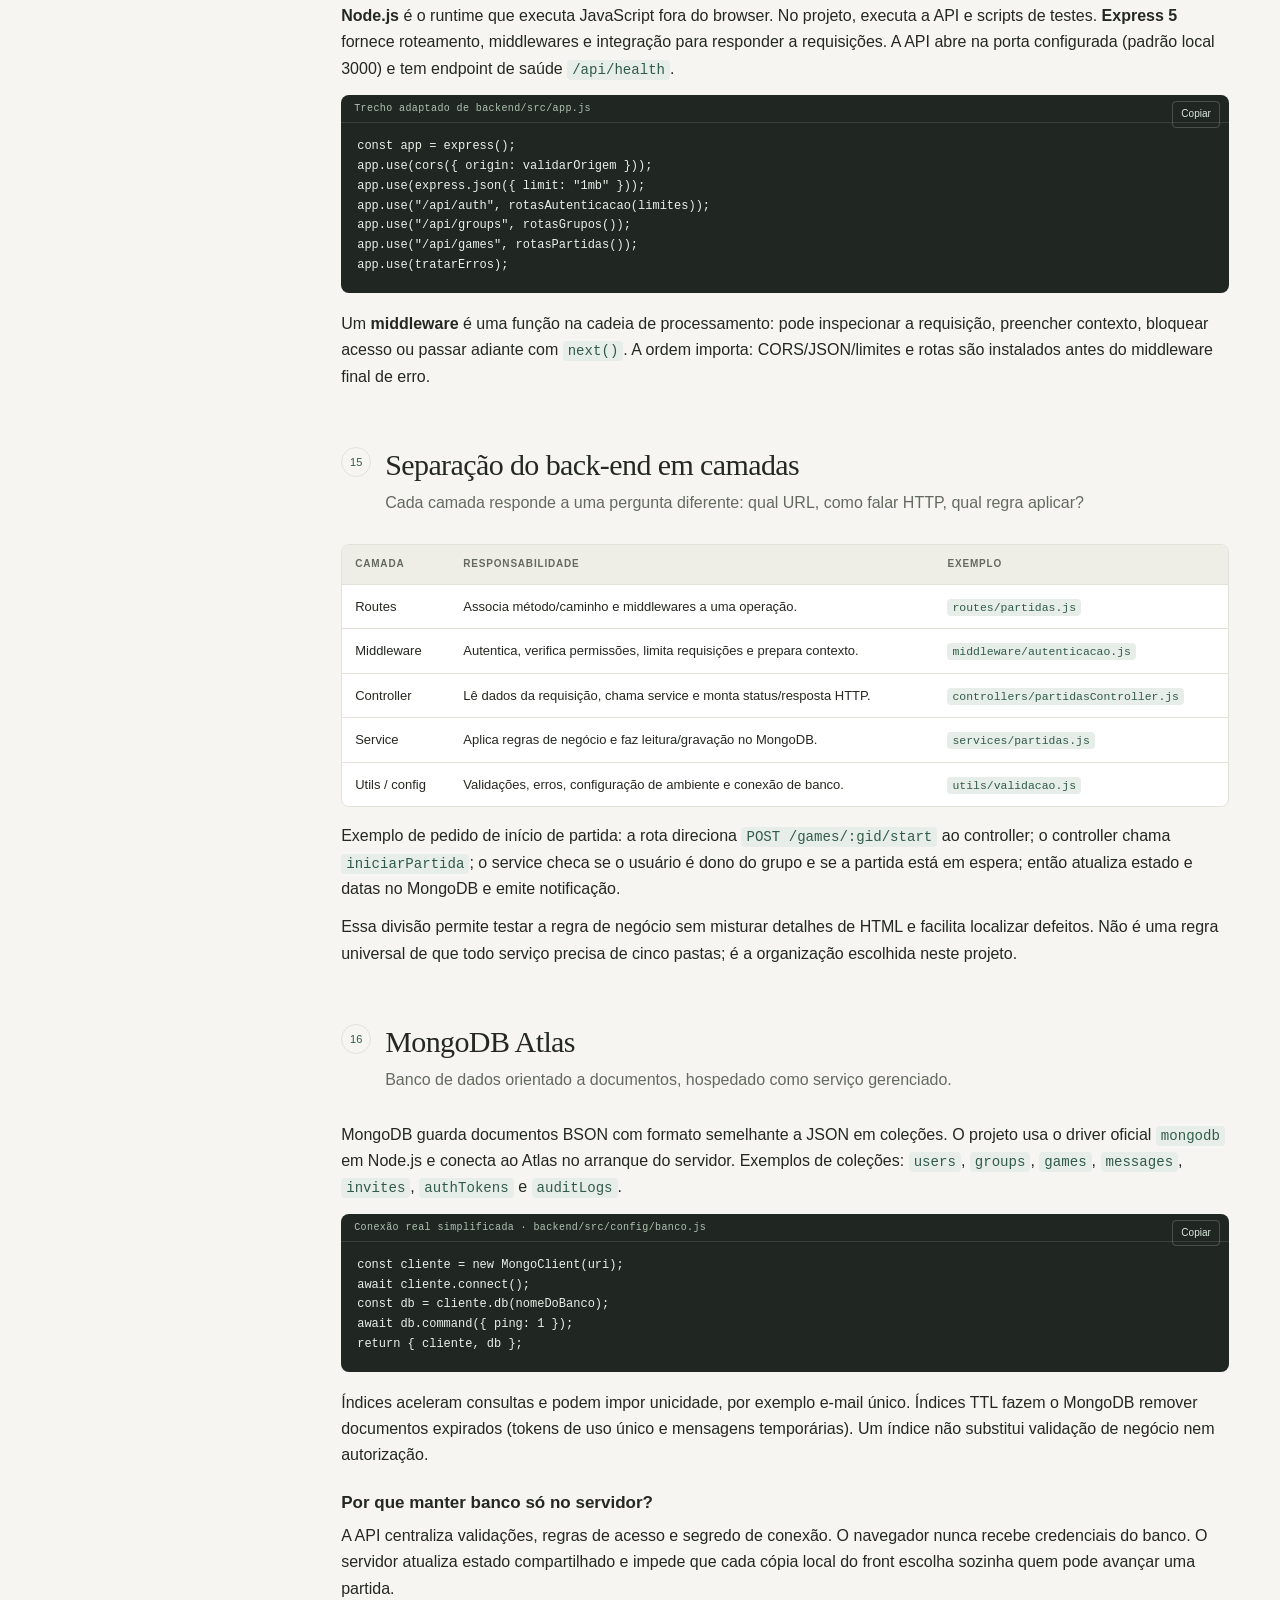
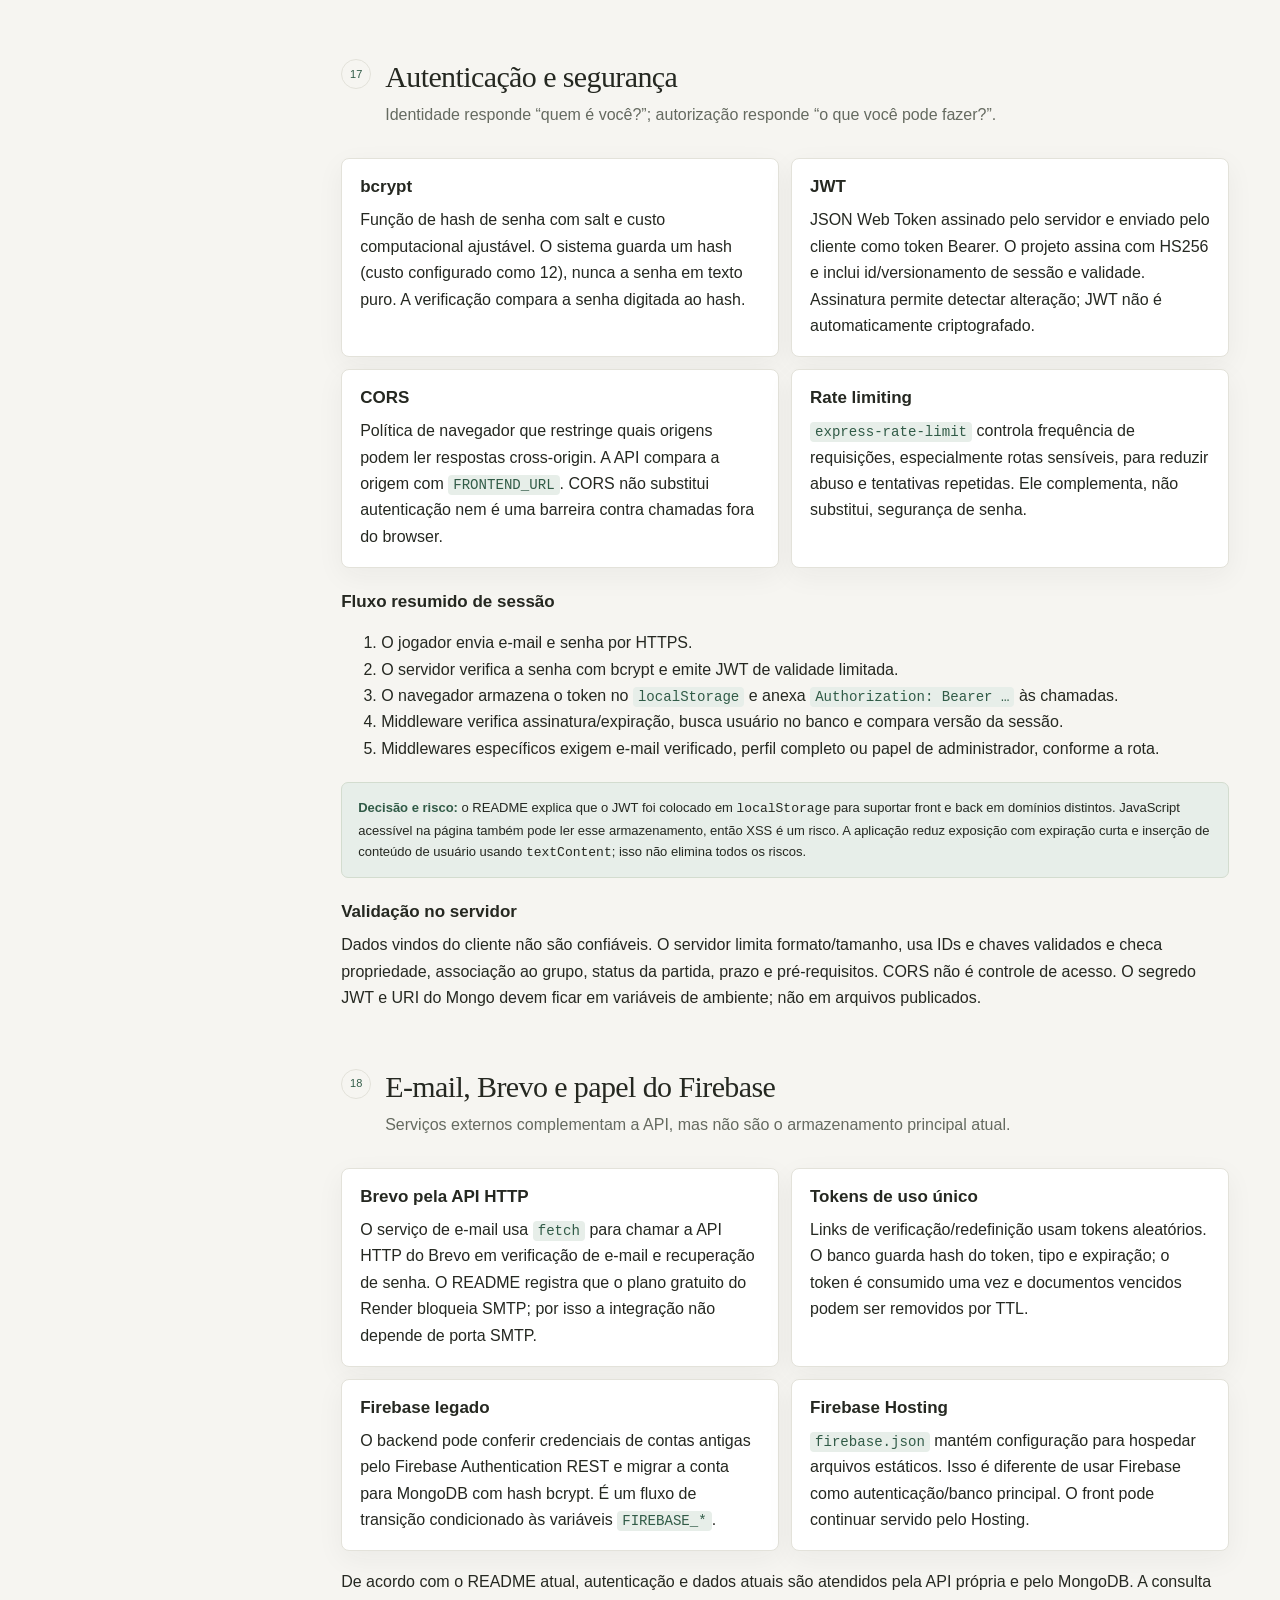
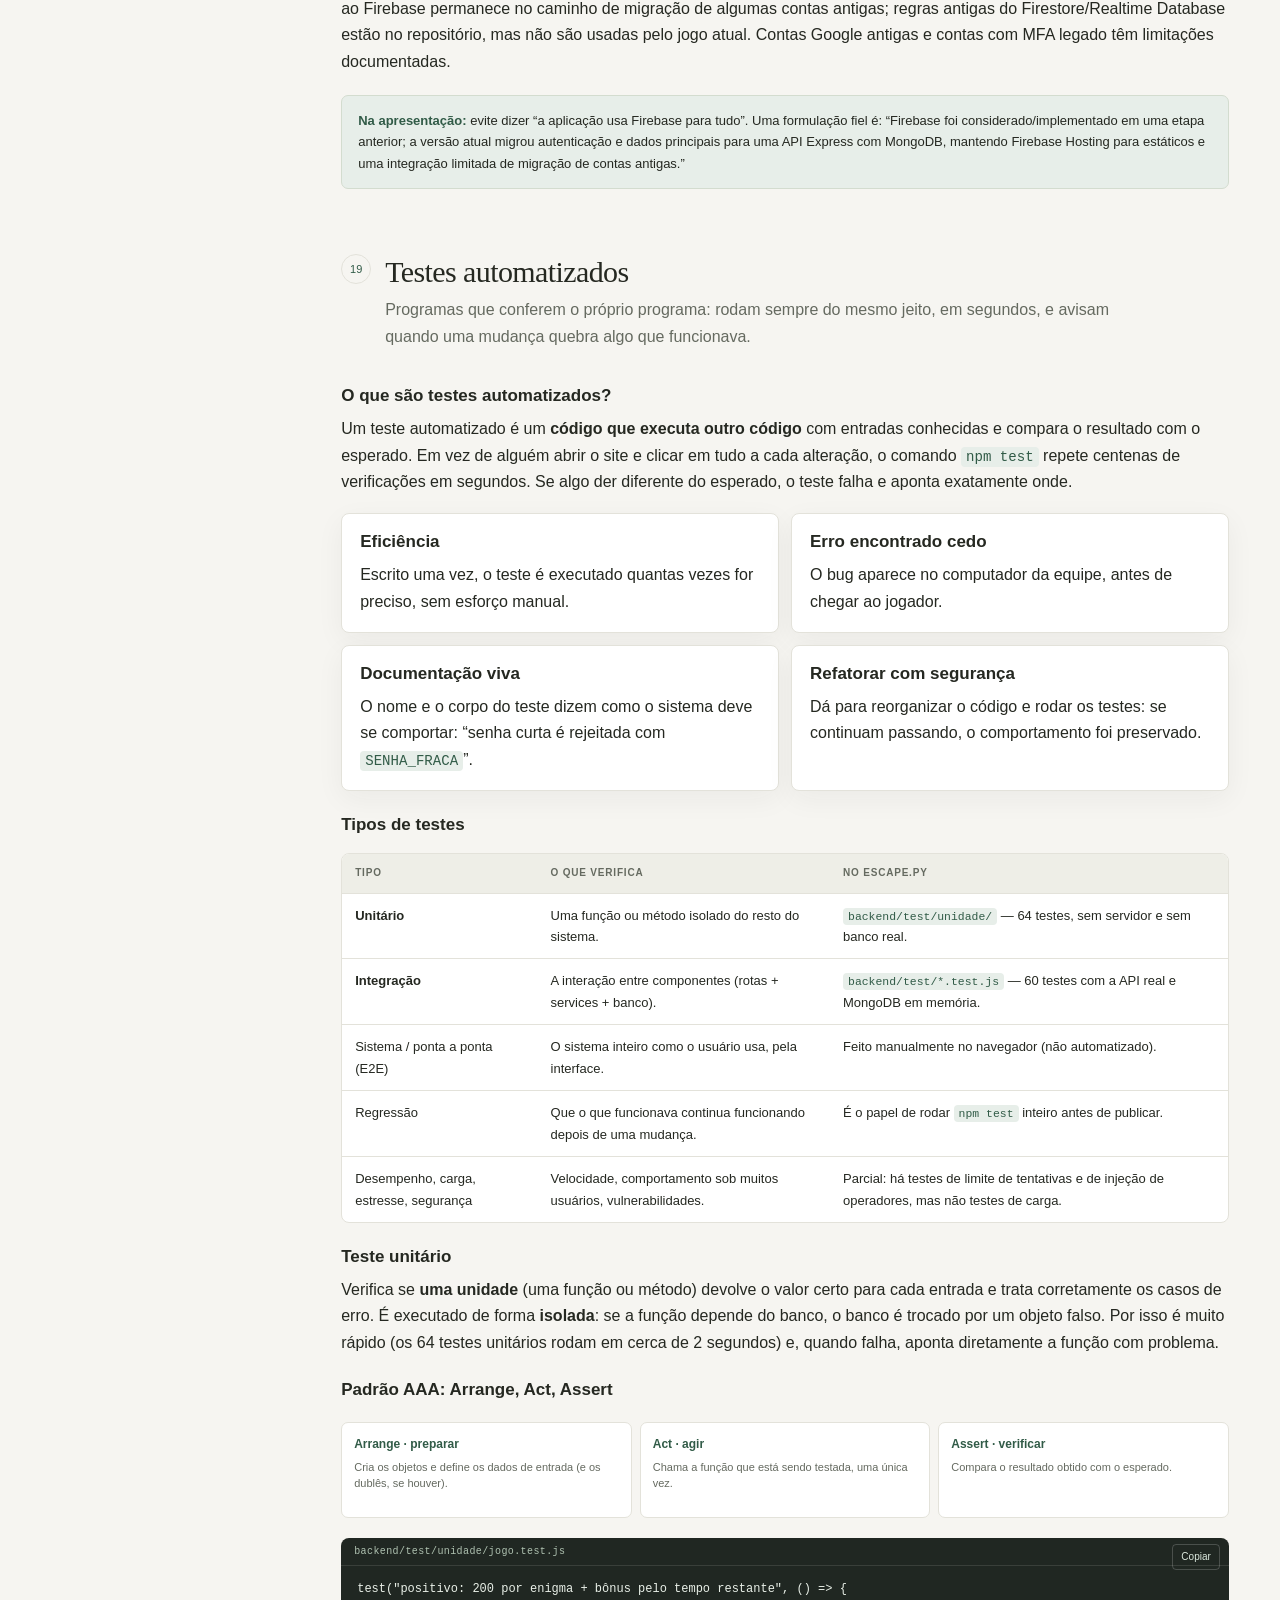
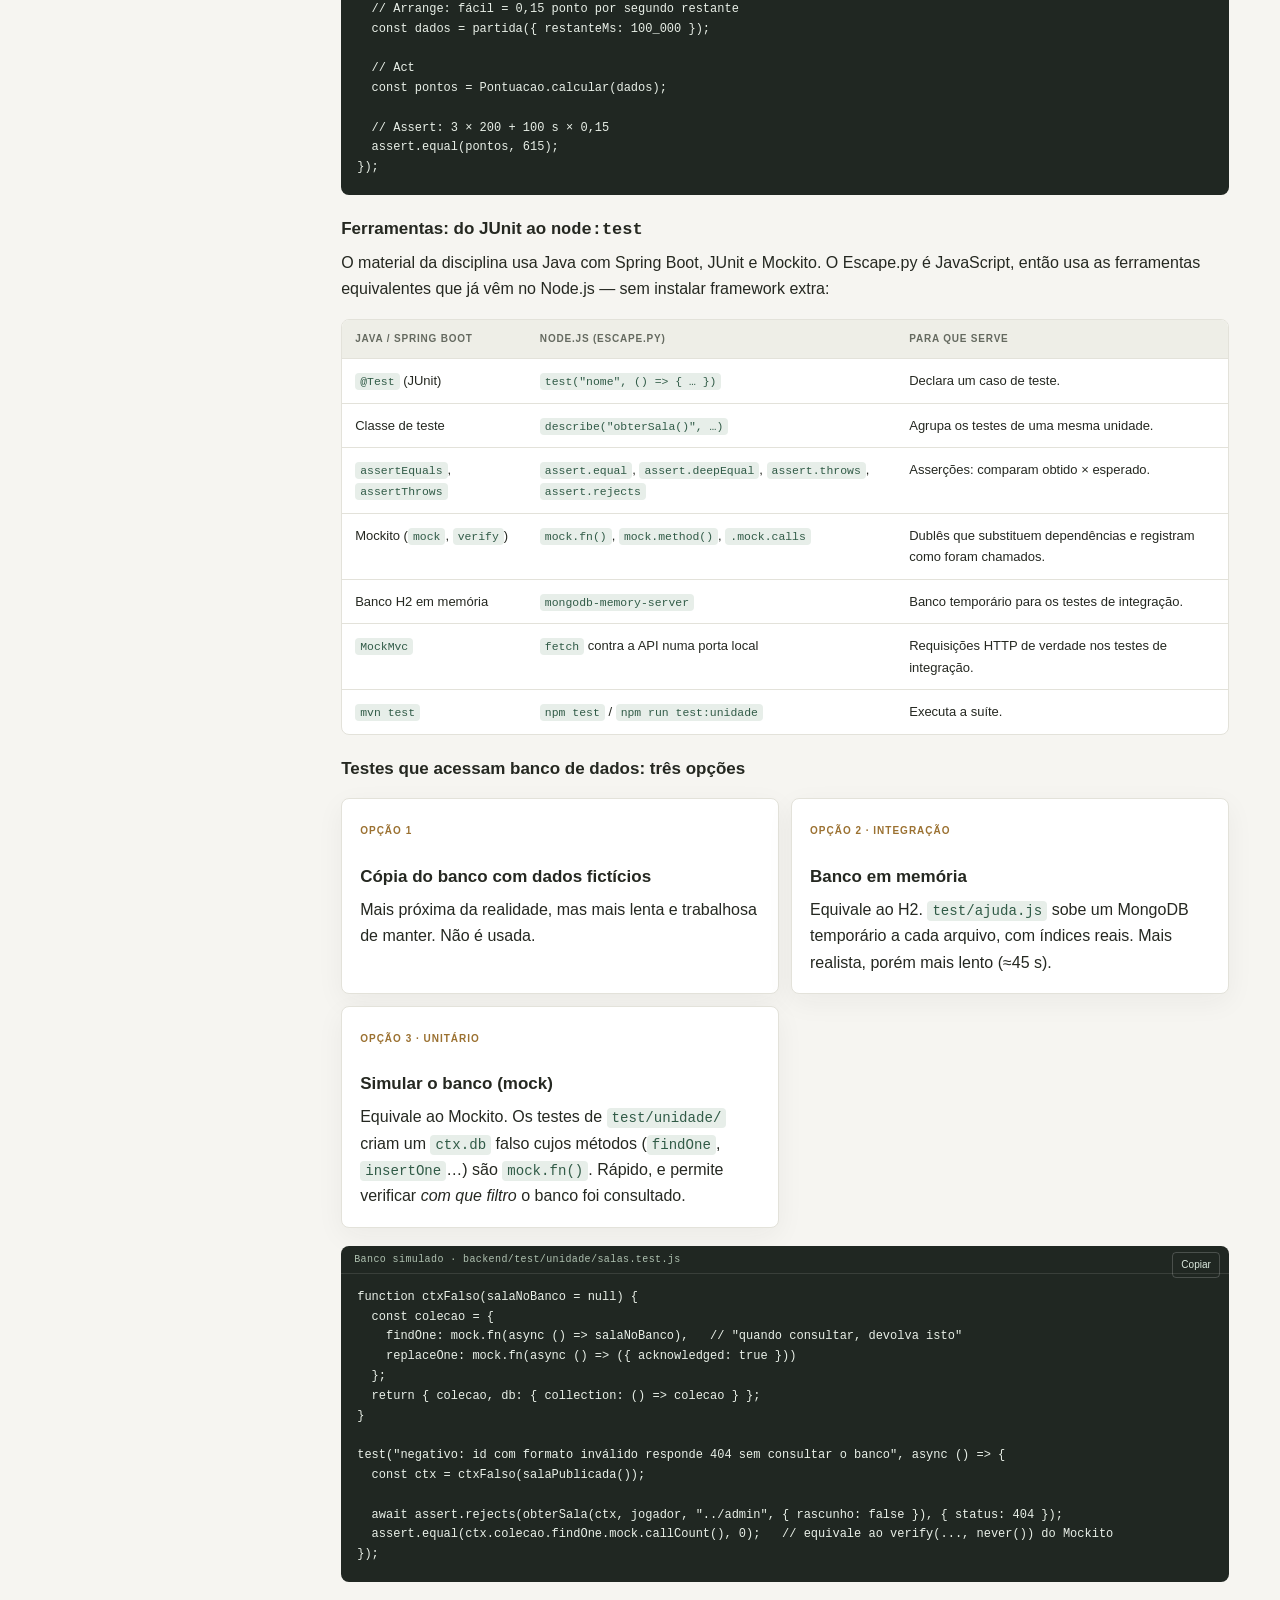
<file: guia-fonte/base/guia-anterior.html>
<!doctype html>
<html lang="pt-BR" data-tema="claro">
<head>
<meta charset="utf-8">
<meta name="viewport" content="width=device-width, initial-scale=1">
<meta name="theme-color" content="#f6f5f1">
<title>Guia de Estudos · Escape.py</title>
<style>
:root{color-scheme:light;--bg:#f6f5f1;--paper:#fff;--ink:#252821;--muted:#656a60;--line:#e3e2da;--soft:#eeeee7;--accent:#315b47;--accent-2:#e7eee9;--gold:#9b7131;--code:#202722;--code-ink:#e9f0e8;--shadow:0 8px 28px #2528210d;--sidebar:290px;--sans:Inter,"Segoe UI",Arial,sans-serif;--serif:Georgia,"Times New Roman",serif;--mono:"Cascadia Code",Consolas,monospace}
*{box-sizing:border-box}html{scroll-behavior:smooth;scroll-padding-top:90px}body{margin:0;background:var(--bg);color:var(--ink);font:16px/1.65 var(--sans)}a{color:var(--accent)}button,input{font:inherit}button{cursor:pointer}::selection{background:#c8d8cc;color:#1b2a20}.layout{min-height:100vh}.sidebar{position:fixed;inset:0 auto 0 0;width:var(--sidebar);padding:22px 18px 28px;background:var(--paper);border-right:1px solid var(--line);overflow:auto;z-index:30}.brand{display:flex;gap:11px;align-items:center;padding:4px 8px 21px;border-bottom:1px solid var(--line);text-decoration:none;color:inherit}.brand-mark{width:36px;height:36px;display:grid;place-items:center;border:1px solid #b9c8bc;color:var(--accent);font-family:var(--serif);font-size:21px}.brand strong{display:block;font:600 14px var(--sans);letter-spacing:.01em}.brand small{display:block;color:var(--muted);font-size:11px}.nav-search{width:100%;margin:17px 0 18px;padding:10px 12px;background:var(--bg);border:1px solid var(--line);border-radius:7px;color:var(--ink);outline:0}.nav-search:focus{border-color:var(--accent);box-shadow:0 0 0 3px #315b471a}.nav-group{margin:16px 0}.nav-title{padding:0 9px;margin:0 0 6px;color:var(--muted);font-size:10px;font-weight:700;letter-spacing:.12em;text-transform:uppercase}.nav-list{display:grid;gap:2px}.nav-list a{padding:6px 9px;border-radius:5px;text-decoration:none;font-size:13px;color:var(--muted);line-height:1.35}.nav-list a:hover,.nav-list a.active{background:var(--accent-2);color:var(--accent)}.nav-list a.active{font-weight:650}.side-foot{margin:24px 8px 0;padding-top:14px;border-top:1px solid var(--line);color:var(--muted);font-size:11px}.main{margin-left:var(--sidebar);min-height:100vh}.topbar{height:58px;display:flex;align-items:center;justify-content:space-between;gap:12px;padding:0 clamp(18px,4vw,56px);background:color-mix(in srgb,var(--bg),transparent 6%);border-bottom:1px solid var(--line);position:sticky;top:0;z-index:20;backdrop-filter:blur(12px)}.crumb{font-size:12px;color:var(--muted)}.top-actions{display:flex;gap:8px}.icon-button,.menu-button{border:1px solid var(--line);background:var(--paper);color:var(--ink);border-radius:6px;padding:7px 10px;font-size:12px}.menu-button{display:none}.content{max-width:1040px;margin:0 auto;padding:42px clamp(18px,4vw,58px) 90px}.intro{padding:24px 0 34px;border-bottom:1px solid var(--line)}.eyebrow{color:var(--accent);font-size:11px;letter-spacing:.13em;text-transform:uppercase;font-weight:700}.intro h1{max-width:760px;margin:10px 0 14px;font:500 clamp(36px,5vw,62px)/1.04 var(--serif);letter-spacing:-.035em}.intro p{max-width:740px;color:var(--muted);font-size:17px}.intro-tags{display:flex;flex-wrap:wrap;gap:8px;margin-top:18px}.tag{border:1px solid var(--line);background:var(--paper);border-radius:99px;padding:4px 10px;font-size:11px;color:var(--muted)}.note{margin:20px 0;padding:14px 16px;border:1px solid #d3dccf;background:var(--accent-2);border-radius:7px;color:var(--ink);font-size:13px}.note strong{color:var(--accent)}.section{padding:37px 0 8px;scroll-margin-top:72px}.section-head{display:flex;gap:14px;align-items:flex-start;margin-bottom:16px}.section-number{flex:none;width:30px;height:30px;display:grid;place-items:center;border:1px solid var(--line);border-radius:50%;font-size:11px;color:var(--accent)}h2{margin:0;font:500 30px/1.17 var(--serif);letter-spacing:-.02em}h3{margin:23px 0 8px;font-size:17px;line-height:1.35}h4{margin:15px 0 5px;font-size:14px}p{margin:8px 0 12px}.lede{max-width:760px;color:var(--muted)}.grid{display:grid;grid-template-columns:repeat(2,minmax(0,1fr));gap:12px;margin:18px 0}.panel{min-width:0;padding:17px 18px;background:var(--paper);border:1px solid var(--line);border-radius:8px;box-shadow:var(--shadow)}.panel h3:first-child{margin-top:0}.panel p:last-child{margin-bottom:0}.panel .kicker{font-size:10px;font-weight:700;letter-spacing:.1em;text-transform:uppercase;color:var(--gold)}.flow{display:grid;grid-template-columns:repeat(5,minmax(0,1fr));gap:8px;margin:20px 0}.flow-step{min-height:96px;padding:12px;background:var(--paper);border:1px solid var(--line);border-radius:7px}.flow-step b{display:block;font-size:12px;color:var(--accent);margin-bottom:5px}.flow-step span{display:block;font-size:11px;color:var(--muted);line-height:1.45}.table-wrap{overflow:auto;margin:16px 0;border:1px solid var(--line);border-radius:8px;background:var(--paper)}table{border-collapse:collapse;width:100%;min-width:560px;font-size:13px}th,td{text-align:left;vertical-align:top;padding:11px 13px;border-bottom:1px solid var(--line)}th{font-size:10px;text-transform:uppercase;letter-spacing:.08em;color:var(--muted);background:var(--soft)}tr:last-child td{border-bottom:0}td code, p code, li code{font: .88em var(--mono);color:var(--accent);background:var(--accent-2);padding:2px 5px;border-radius:4px}.codebox{position:relative;margin:13px 0 18px;border-radius:8px;overflow:hidden;background:var(--code);color:var(--code-ink)}.code-label{padding:8px 13px;color:#afc2b1;border-bottom:1px solid #ffffff1c;font:10px var(--mono);letter-spacing:.04em}.copy{position:absolute;right:9px;top:6px;padding:4px 8px;border:1px solid #ffffff30;border-radius:4px;background:transparent;color:#dce9de;font-size:10px}.copy:hover{background:#ffffff12}pre{margin:0;padding:14px 16px 17px;overflow:auto;font:12px/1.65 var(--mono);tab-size:2}pre code{color:inherit;background:none;padding:0;border-radius:0}.token-comment{color:#91a395}.token-key{color:#c6d99a}.token-string{color:#e5bc8b}.small{font-size:12px;color:var(--muted)}.qa-list{display:grid;gap:8px;margin:14px 0}.qa{border:1px solid var(--line);border-radius:7px;background:var(--paper);overflow:hidden}.qa summary{position:relative;list-style:none;padding:13px 42px 13px 15px;font-size:13px;font-weight:600;cursor:pointer}.qa summary::-webkit-details-marker{display:none}.qa summary:after{content:"+";position:absolute;right:16px;top:10px;color:var(--accent);font-size:19px;font-weight:400}.qa[open] summary:after{content:"−"}.qa .answer{padding:0 15px 14px;color:var(--muted);font-size:13px}.qa .answer p:last-child{margin-bottom:0}.checklist{list-style:none;padding:0;margin:12px 0}.checklist li{position:relative;padding:5px 0 5px 23px;font-size:13px}.checklist li:before{content:"✓";position:absolute;left:0;color:var(--accent);font-weight:700}.mini-label{display:inline-block;padding:2px 6px;border-radius:3px;background:var(--soft);color:var(--muted);font:10px var(--mono)}.back-top{display:inline-block;margin-top:14px;text-decoration:none;font-size:12px}.footer{margin-top:55px;padding-top:18px;border-top:1px solid var(--line);font-size:11px;color:var(--muted)}.hidden-search{display:none!important}.no-results{display:none;margin:20px 0;padding:16px;background:var(--paper);border:1px solid var(--line);border-radius:8px;color:var(--muted)}.toc-highlight{animation:highlight 1.2s ease-out}@keyframes highlight{0%{background:#e7eee9}100%{background:transparent}}:focus-visible{outline:3px solid #7c9d85;outline-offset:2px}
html[data-tema="escuro"]{color-scheme:dark;--bg:#171b18;--paper:#202622;--ink:#e8ece7;--muted:#adb6ad;--line:#353e37;--soft:#29322c;--accent:#a6c5ad;--accent-2:#29372e;--gold:#d2b57f;--code:#111613;--code-ink:#e9f0e8;--shadow:0 8px 28px #0002}html[data-tema="escuro"] .note{border-color:#415a48}html[data-tema="escuro"] .section-number{color:var(--accent)}
@media(max-width:960px){:root{--sidebar:260px}.flow{grid-template-columns:repeat(3,minmax(0,1fr))}}
@media(max-width:760px){.sidebar{transform:translateX(-105%);transition:transform .22s ease;width:min(84vw,310px);box-shadow:var(--shadow)}body.menu-open .sidebar{transform:translateX(0)}body.menu-open:after{content:"";position:fixed;inset:0;background:#1118;z-index:25}.main{margin-left:0}.menu-button{display:inline-block}.topbar{padding:0 14px}.content{padding:27px 18px 65px}.intro{padding-top:15px}.intro h1{font-size:43px}.intro p{font-size:15px}.grid{grid-template-columns:1fr}.flow{grid-template-columns:repeat(2,minmax(0,1fr))}.flow-step{min-height:80px}.section{padding-top:29px}h2{font-size:27px}.topbar .crumb{font-size:11px}}
@media(max-width:390px){.intro h1{font-size:36px}.flow{grid-template-columns:1fr}.top-actions{gap:5px}.icon-button,.menu-button{padding:7px 8px}}
@media(prefers-reduced-motion:reduce){*,*:before,*:after{scroll-behavior:auto!important;transition:none!important;animation:none!important}}
@media print{.sidebar,.topbar,.copy,.back-top{display:none!important}.main{margin:0}.content{max-width:none;padding:0}.section{break-inside:avoid}.qa{break-inside:avoid}body{background:#fff;color:#111}.panel,.qa,.table-wrap{box-shadow:none}}
</style>
</head>
<body>
<div class="layout">
<aside class="sidebar" id="sidebar" aria-label="Navegação do guia">
  <a class="brand" href="#inicio"><span class="brand-mark" aria-hidden="true">E</span><span><strong>Escape.py</strong><small>Guia de estudos do projeto</small></span></a>
  <label class="small" for="busca" style="display:block;margin-top:14px">Encontre um tópico</label>
  <input id="busca" class="nav-search" type="search" placeholder="Ex.: JWT, Pyodide, API…" autocomplete="off">
  <nav id="navegacao">
    <div class="nav-group"><p class="nav-title">Comece aqui</p><div class="nav-list"><a href="#visao-geral">Visão geral</a><a href="#arquitetura">Como as partes conversam</a><a href="#estrutura">Estrutura do projeto</a></div></div>
    <div class="nav-group"><p class="nav-title">Aprenda a base</p><div class="nav-list"><a href="#linguagens">Linguagens e como funcionam</a><a href="#aprenda-js">JavaScript do zero</a><a href="#aprenda-backend">Back-end do zero</a><a href="#rastreio">Rastreando uma requisição</a></div></div>
    <div class="nav-group"><p class="nav-title">Fundamentos web</p><div class="nav-list"><a href="#html">HTML5 e acessibilidade</a><a href="#css">CSS3 e responsividade</a><a href="#javascript">JavaScript no projeto</a><a href="#esmodules">ES Modules e organização</a><a href="#http-api">HTTP, JSON e API REST</a></div></div>
    <div class="nav-group"><p class="nav-title">Front-end do jogo</p><div class="nav-list"><a href="#frontend-arquitetura">Páginas e componentes</a><a href="#partida">Lógica da partida</a><a href="#python-browser">Python, Pyodide e Worker</a><a href="#bibliotecas-web">Bootstrap, Lucide e DiceBear</a><a href="#tempo-real">Tempo real com SSE</a></div></div>
    <div class="nav-group"><p class="nav-title">Back-end e dados</p><div class="nav-list"><a href="#node-express">Node.js e Express</a><a href="#camadas">Rotas, controllers e services</a><a href="#mongodb">MongoDB Atlas</a><a href="#auth-seguranca">Autenticação e segurança</a><a href="#email">E-mail, Brevo e migração</a></div></div>
    <div class="nav-group"><p class="nav-title">Entrega e avaliação</p><div class="nav-list"><a href="#testes">Testes automatizados</a><a href="#deploy">Deploy e configuração</a><a href="#ferramentas">Ferramentas e metodologia</a><a href="#estado-atual">O que está pronto / pontos de atenção</a><a href="#perguntas">Perguntas da banca</a><a href="#glossario">Glossário rápido</a></div></div>
  </nav>
  <div class="side-foot">Material de estudo baseado nos arquivos atuais do repositório. Revise com a equipe antes da apresentação.</div>
</aside>
<main class="main" id="inicio">
  <header class="topbar"><div style="display:flex;align-items:center;gap:10px"><button class="menu-button" id="menu-toggle" aria-label="Abrir navegação" aria-expanded="false">☰</button><span class="crumb">Documentação / Guia para a banca</span></div><div class="top-actions"><button class="icon-button" id="tema-toggle" type="button" aria-label="Alternar tema">Tema: claro</button><button class="icon-button" type="button" onclick="window.print()">Imprimir / PDF</button></div></header>
  <article class="content">
    <header class="intro">
      <span class="eyebrow">Guia rápido · leitura de estudo</span>
      <h1>Entenda o Escape.py, da tela ao servidor.</h1>
      <p>Uma explicação direta da arquitetura e das tecnologias do Projeto Final de Curso: o que cada peça faz, como ela funciona e por que aparece neste jogo educacional de programação.</p>
      <div class="intro-tags"><span class="tag">HTML · CSS · JavaScript</span><span class="tag">Python no navegador</span><span class="tag">Node.js · Express</span><span class="tag">MongoDB · SSE</span><span class="tag">Perguntas para a banca</span></div>
    </header>
    <div class="note"><strong>Importante:</strong> este guia foi escrito em português brasileiro e baseado no código/README da pasta do projeto. O documento acadêmico inicial descreve uma proposta anterior com Firebase; a versão atual tem API própria em Node/Express e MongoDB. Consulte <code>versao-1-etapa1/README.md</code> como referência do estado implementado e use a seção <a href="#estado-atual">“O que está pronto”</a> para explicar as diferenças com cuidado.</div>
    <div class="no-results" id="sem-resultados">Nenhum tópico corresponde à busca. Tente outro termo.</div>

    <section class="section" id="visao-geral" data-title="Visão geral">
      <div class="section-head"><span class="section-number">01</span><div><h2>Visão geral</h2><p class="lede">O que o sistema faz antes de falar de ferramentas.</p></div></div>
      <p>O <strong>Escape.py</strong> é um jogo web educacional no formato Escape Room. A equipe explora uma sala, encontra pistas e resolve enigmas escrevendo funções em <strong>Python</strong>. A meta pedagógica é praticar lógica, leitura de problemas, testes e colaboração.</p>
      <div class="grid">
        <div class="panel"><span class="kicker">Experiência do jogador</span><h3>Explorar → descobrir → programar</h3><p>O jogador entra na conta, participa de um grupo, navega por cenários com objetos clicáveis, lê pistas no caderno compartilhado e abre um editor de código para resolver os mecanismos.</p></div>
        <div class="panel"><span class="kicker">Uma divisão importante</span><h3>Python é o conteúdo, JavaScript é a aplicação</h3><p>O site e sua lógica são escritos principalmente em JavaScript. O código Python digitado pelos estudantes é executado dentro do navegador pelo Pyodide; não é o servidor Node que executa esse Python.</p></div>
      </div>
      <h3>Partida em cinco passos</h3>
      <div class="flow" aria-label="Fluxo resumido da partida"><div class="flow-step"><b>1 · Identidade</b><span>Cadastro, verificação de e-mail e perfil.</span></div><div class="flow-step"><b>2 · Equipe</b><span>Grupos, participantes, convites e chat.</span></div><div class="flow-step"><b>3 · Preparação</b><span>O proprietário escolhe a dificuldade e cria a configuração.</span></div><div class="flow-step"><b>4 · Desafio</b><span>Pistas liberam enigmas; Python é testado localmente no browser.</span></div><div class="flow-step"><b>5 · Resultado</b><span>O back-end registra progresso, tempo e pontuação.</span></div></div>
      <div class="table-wrap"><table><thead><tr><th>Dificuldade</th><th>Tempo definido pelo servidor</th><th>Quantidade de enigmas</th></tr></thead><tbody><tr><td>Fácil</td><td>25 minutos</td><td>3</td></tr><tr><td>Médio</td><td>45 minutos</td><td>4</td></tr><tr><td>Difícil</td><td>60 minutos</td><td>5</td></tr></tbody></table></div>
    </section>

    <section class="section" id="arquitetura" data-title="Como as partes conversam">
      <div class="section-head"><span class="section-number">02</span><div><h2>Como as partes conversam</h2><p class="lede">Uma aplicação web em três camadas, com um canal adicional de notificações em tempo real.</p></div></div>
      <div class="flow" style="grid-template-columns:repeat(4,minmax(0,1fr))"><div class="flow-step"><b>1 · Navegador</b><span>HTML, CSS e módulos JavaScript. Mostra telas e envia ações pela API.</span></div><div class="flow-step"><b>2 · API REST</b><span>Node.js + Express autenticam, validam e aplicam regras de negócio.</span></div><div class="flow-step"><b>3 · Banco</b><span>MongoDB Atlas guarda contas, grupos, convites, mensagens e partidas.</span></div><div class="flow-step"><b>Canal SSE</b><span>O servidor avisa que algo mudou; o front faz novo GET para buscar o estado atual.</span></div></div>
      <p>O navegador não se conecta diretamente ao MongoDB. Ele chama endpoints como <code>GET /api/groups</code> ou <code>POST /api/games/{id}/start</code>. O servidor verifica quem está chamando e se aquela operação é permitida, então consulta ou atualiza a base e devolve JSON.</p>
      <div class="codebox"><div class="code-label">Fluxo conceitual · não é uma chamada única de código</div><button class="copy" type="button">Copiar</button><pre><code>Navegador → HTTPS + JSON → API Express → MongoDB Atlas
Navegador ← resposta JSON ← API Express ← consulta/gravação
Navegador ← aviso SSE ("partida mudou") ← API Express
Navegador → GET novamente → API Express → estado mais recente</code></pre></div>
      <p class="small">SSE não transmite, por si só, o estado completo do jogo. O evento informa qual canal mudou; em seguida, o cliente consulta a API. Esse desenho evita usar a notificação como fonte final dos dados.</p>
    </section>

    <section class="section" id="estrutura" data-title="Estrutura do projeto">
      <div class="section-head"><span class="section-number">03</span><div><h2>Estrutura do projeto</h2><p class="lede">Saiba onde procurar a implementação antes de apresentar uma funcionalidade.</p></div></div>
      <div class="codebox"><div class="code-label">Mapa reduzido · pastas que aparecem na versão atual</div><button class="copy" type="button">Copiar</button><pre><code>versao-1-etapa1/
├── *.html                 páginas e estrutura semântica
├── css/                   estilos globais e da sala
├── assets/                renders e JSON da sala
├── js/
│   ├── main.js            escolhe a classe de cada página
│   ├── paginas/           fluxo de cada tela
│   ├── componentes/       interface reutilizável
│   ├── servicos/          chamadas à API e regras de jogo
│   ├── modelos/           entidades e estado do domínio
│   └── nucleo/            API, SSE, Python, DOM, cronômetro
└── backend/
    ├── src/routes/        caminhos HTTP
    ├── src/controllers/   entrada/saída HTTP
    ├── src/services/      regras de negócio e persistência
    ├── src/middleware/    autenticação, limites e erros
    ├── src/config/        ambiente e conexão MongoDB
    └── test/              testes automatizados</code></pre></div>
      <p>Um exemplo de navegação pelo código: <code>sala.html</code> define <code>data-pagina="sala"</code>; <code>js/main.js</code> carrega dinamicamente <code>PaginaSala.js</code>; essa página usa componentes, modelos e serviços. O serviço fala com <code>Api.js</code>, que chama o back-end.</p>
      <div class="note"><strong>Arquivos legados:</strong> o README identifica alguns arquivos soltos antigos — por exemplo <code>js/firebase.js</code>, <code>js/login.js</code> e <code>js/nucleo/Firebase.js</code> — como não carregados pelas páginas atuais. Não os use para descrever o fluxo atual sem confirmar o HTML/imports.</div>
    </section>

    <section class="section" id="html" data-title="HTML5 e acessibilidade">
      <div class="section-head"><span class="section-number">04</span><div><h2>HTML5 e acessibilidade</h2><p class="lede">HTML define a estrutura e o significado do conteúdo; não é a linguagem que processa as regras do jogo.</p></div></div>
      <p>O HTML descreve elementos como cabeçalhos, formulários, botões, links, áreas principais e painéis. Elementos semânticos ajudam leitores de tela, navegação por teclado, mecanismos de busca e manutenção do código.</p>
      <div class="codebox"><div class="code-label">Exemplo real adaptado de sala.html</div><button class="copy" type="button">Copiar</button><pre><code>&lt;body data-pagina="sala"&gt;
  &lt;main class="ph-shell"&gt;
    &lt;section id="vista-jogo" hidden&gt;
      &lt;div id="palco"&gt;&lt;/div&gt;
    &lt;/section&gt;
    &lt;aside aria-label="Caderno e chat"&gt;
      &lt;div id="caderno"&gt;&lt;/div&gt;
      &lt;div id="chat-sala"&gt;&lt;/div&gt;
    &lt;/aside&gt;
  &lt;/main&gt;
  &lt;script type="module" src="js/main.js"&gt;&lt;/script&gt;
&lt;/body&gt;</code></pre></div>
      <p><code>data-pagina</code> é um atributo de dados personalizado. O JavaScript o lê para inicializar a classe de tela. O atributo <code>hidden</code> esconde as vistas que não estão ativas; IDs como <code>palco</code> viram pontos de montagem dos componentes.</p>
      <h3>Por que HTML semântico?</h3><p>É mais claro para pessoas e tecnologia assistiva: <code>&lt;button&gt;</code> é acionável, <code>&lt;nav&gt;</code> é navegação, <code>&lt;main&gt;</code> é conteúdo principal. É melhor que transformar qualquer <code>&lt;div&gt;</code> em controle clicável.</p>
    </section>

    <section class="section" id="css" data-title="CSS3 e responsividade">
      <div class="section-head"><span class="section-number">05</span><div><h2>CSS3 e responsividade</h2><p class="lede">CSS controla apresentação, posicionamento e adaptação a diferentes telas.</p></div></div>
      <p>No projeto, há estilos globais em <code>css/style.css</code> e regras específicas da sala em <code>css/sala.css</code>. A tela do jogo usa grid para separar área de exploração e painel lateral; uma media query transforma o arranjo em uma coluna em telas menores.</p>
      <div class="codebox"><div class="code-label">Padrão que existe em css/sala.css</div><button class="copy" type="button">Copiar</button><pre><code>.sala-layout {
  display: grid;
  grid-template-columns: minmax(0, 1fr) 340px;
  gap: 18px;
}

@media (max-width: 1100px) {
  .sala-layout { grid-template-columns: 1fr; }
}</code></pre></div>
      <p><code>minmax(0, 1fr)</code> permite que a área principal encolha sem estourar a grade. A media query aplica outro layout quando a largura disponível cai. Unidades relativas, conteúdo fluido e áreas de toque razoáveis são importantes para telefone. A folha da sala também preserva um palco em proporção <code>16 / 9</code>.</p>
      <div class="panel"><h3>Como explicar a separação</h3><p>HTML organiza o que existe; CSS decide como aparece; JavaScript muda os dados e reage a ações. Separar as responsabilidades torna mais fácil ajustar o visual sem reescrever a regra do jogo.</p></div>
    </section>

    <section class="section" id="javascript" data-title="JavaScript no projeto">
      <div class="section-head"><span class="section-number">06</span><div><h2>JavaScript no projeto</h2><p class="lede">JavaScript liga as interações da interface, os serviços web e a lógica executada no navegador.</p></div></div>
      <p>O código da interface está organizado em classes e módulos ES. JavaScript usa funções, objetos, classes, arrays, mapas, eventos e Promises. Operações de rede e algumas regras são assíncronas: a palavra-chave <code>await</code> espera uma Promise sem congelar toda a interface.</p>
      <div class="codebox"><div class="code-label">Padrão usado no fluxo da partida · versão didática</div><button class="copy" type="button">Copiar</button><pre><code>async function iniciarPartida() {
  try {
    await servicoPartida.iniciar(idGrupo);
    // A API confirmou a ação; o estado atualizado chega pela observação.
  } catch (erro) {
    notificador.falha(erro, "Não foi possível iniciar.");
  }
}</code></pre></div>
      <p><code>async</code> faz a função retornar uma Promise. <code>await</code> pausa aquela função até a resposta. <code>try/catch</code> apresenta falhas de rede ou regras negadas de modo controlado.</p>
      <h3>Como o site atualiza a tela?</h3><p>Eventos DOM, como <code>click</code> e <code>change</code>, chamam métodos; esses métodos consultam serviços e alteram os elementos DOM. Para dados externos, não se deve confiar no que o cliente mostra: a API valida a operação de novo.</p>
    </section>

    <section class="section" id="esmodules" data-title="ES Modules e organização">
      <div class="section-head"><span class="section-number">07</span><div><h2>ES Modules e organização</h2><p class="lede">Módulos permitem dividir o programa em arquivos com responsabilidades e dependências explícitas.</p></div></div>
      <p>As páginas carregam <code>js/main.js</code> como <code>type="module"</code>. O arquivo importa classes com <code>import</code>, expõe itens com <code>export</code> e usa importação dinâmica da página correta. O <code>package.json</code> do back-end define <code>"type":"module"</code>, portanto usa a mesma sintaxe ES Modules no Node.js.</p>
      <div class="codebox"><div class="code-label">Trecho de js/main.js</div><button class="copy" type="button">Copiar</button><pre><code>const classe = Aplicacao.PAGINAS[document.body.dataset.pagina];
if (!classe) return;
const modulo = await import(`./paginas/${classe}.js`);
await new modulo[classe]().iniciar();</code></pre></div>
      <p>Essa importação tardia carrega a classe necessária para a página atual, em vez de inicializar toda tela possível em todas as páginas. Os nomes de pastas refletem as responsabilidades: <code>paginas</code>, <code>componentes</code>, <code>servicos</code>, <code>modelos</code> e <code>nucleo</code>.</p>
    </section>

    <section class="section" id="http-api" data-title="HTTP, JSON e API REST">
      <div class="section-head"><span class="section-number">08</span><div><h2>HTTP, JSON e API REST</h2><p class="lede">Uma API é o contrato que permite ao front solicitar operações ao back-end.</p></div></div>
      <p>O projeto usa HTTP com recursos organizados em caminhos e métodos: <code>GET</code> consulta, <code>POST</code> cria ou executa ações, <code>PATCH</code> altera parcialmente, <code>PUT</code> substitui/atualiza um recurso e <code>DELETE</code> remove. JSON é o formato dos corpos e respostas. As URLs começam por <code>/api</code>.</p>
      <div class="table-wrap"><table><thead><tr><th>Exemplo</th><th>O que significa</th><th>Resposta comum</th></tr></thead><tbody><tr><td><code>POST /api/auth/login</code></td><td>Enviar credenciais para autenticar</td><td>JSON com token e dados do usuário</td></tr><tr><td><code>GET /api/groups</code></td><td>Buscar grupos do usuário autenticado</td><td>JSON com lista de grupos</td></tr><tr><td><code>POST /api/games/{id}/start</code></td><td>Pedir para começar uma partida</td><td><code>204</code> se aceito</td></tr><tr><td><code>PATCH /api/users/me</code></td><td>Atualizar campos permitidos do próprio perfil</td><td>JSON atualizado</td></tr></tbody></table></div>
      <p>Em <code>js/nucleo/Api.js</code>, a camada cliente usa <code>fetch</code>, serializa o corpo com <code>JSON.stringify</code>, adiciona <code>Authorization: Bearer …</code> quando existe sessão e converte erros HTTP em <code>ErroApi</code>.</p>
      <div class="codebox"><div class="code-label">Requisição simplificada</div><button class="copy" type="button">Copiar</button><pre><code>fetch("/api/groups", {
  method: "POST",
  headers: {
    "Content-Type": "application/json",
    "Authorization": `Bearer ${token}`
  },
  body: JSON.stringify({ name: "Equipe Corvos" })
});</code></pre></div>
    </section>

    <section class="section" id="frontend-arquitetura" data-title="Páginas e componentes">
      <div class="section-head"><span class="section-number">09</span><div><h2>Front-end: páginas, componentes e serviços</h2><p class="lede">O front-end estático apresenta as telas e solicita mudanças ao servidor; não hospeda a base de dados.</p></div></div>
      <div class="grid"><div class="panel"><h3>Páginas</h3><p><code>js/paginas/</code> coordena o fluxo da tela. <code>PaginaSala</code> carrega grupo e sala, observa estado e escolhe a vista lobby/jogo/resultado.</p></div><div class="panel"><h3>Componentes</h3><p><code>js/componentes/</code> desenha partes reutilizáveis: mesa, chat, caderno, mapa, painéis de enigma e resultado.</p></div><div class="panel"><h3>Serviços</h3><p><code>js/servicos/</code> encapsula chamadas à API. <code>ServicoPartida</code> traduz métodos do domínio para endpoints HTTP.</p></div><div class="panel"><h3>Modelos e núcleo</h3><p><code>modelos/</code> representa estado e entidades. <code>nucleo/</code> oferece API HTTP, cronômetro, SSE, DOM, execução Python e outros utilitários.</p></div></div>
      <p>Essa separação diminui acoplamento: a página não precisa construir cada detalhe da sala nem montar cada URL de rede. Uma boa resposta de banca identifica que a interface organiza a experiência, mas a autorização e persistência finais são responsabilidade do servidor.</p>
    </section>

    <section class="section" id="partida" data-title="Lógica da partida">
      <div class="section-head"><span class="section-number">10</span><div><h2>Lógica do jogo e geração procedural</h2><p class="lede">Uma configuração derivada de semente define a sequência de pistas, enigmas e dependências.</p></div></div>
      <p><code>GeradorProcedural</code> usa uma semente e a dificuldade para selecionar objetos, modelos de enigma e relações entre etapas. A mesma semente torna possível reproduzir a mesma sequência aleatória derivada, desde que a versão do gerador e as entradas sejam iguais. O gerador valida a configuração e simula a progressão para verificar se o final é alcançável.</p>
      <div class="codebox"><div class="code-label">Esquema simplificado do fluxo</div><button class="copy" type="button">Copiar</button><pre><code>const semente = Aleatorio.novaSemente();
const { config } = GeradorProcedural.gerar({ sala, dificuldade, semente });
await servico.criar(idGrupo, { uid, dificuldade, semente, config });</code></pre></div>
      <p><code>EstadoPartida</code> modela estados como <code>WAITING</code>, <code>PLAYING</code>, <code>COMPLETED</code>, <code>FAILED</code> e <code>EXPIRED</code>. As transições permitidas são explícitas. O servidor define o horário real de início e expiração; o cronômetro do navegador apenas exibe o tempo sincronizado.</p>
      <div class="note"><strong>Regra importante:</strong> a validação pedagógica do código Python acontece no navegador; o servidor registra o fato de que uma pista/enigma foi concluído e confere pré-condições, participação, estado, prazo e limites. Não diga que a API executa o código Python dos jogadores.</div>
      <h3>Hotspots</h3><p>A sala é composta por renders/imagens e uma camada SVG sobreposta. Hotspots são áreas clicáveis associadas a objetos. As coordenadas são normalizadas no JSON da sala, permitindo redimensionar o palco sem depender de um tamanho fixo de imagem. O editor de sala administra essas áreas e a publicação da configuração.</p>
      <h3>Colaboração</h3><p>Vários participantes podem observar o estado compartilhado. Se alguém encontra pista ou resolve um mecanismo, a API registra e emite um aviso SSE. Os demais clientes então recarregam o estado, atualizam caderno/progresso e mostram feedback.</p>
    </section>

    <section class="section" id="python-browser" data-title="Python, Pyodide e Worker">
      <div class="section-head"><span class="section-number">11</span><div><h2>Python, Pyodide e Web Worker</h2><p class="lede">Python é executado no navegador por meio do runtime WebAssembly do Pyodide.</p></div></div>
      <p><strong>Pyodide</strong> disponibiliza o interpretador Python compilado para WebAssembly. <code>ExecutorPython</code> envia o código para um <strong>Web Worker</strong>, uma thread separada da interface. Assim, enquanto o código roda, a tela principal pode continuar responsiva. O Worker carrega a versão 0.26.4 do Pyodide e aplica testes definidos pelo enigma.</p>
      <div class="flow" style="grid-template-columns:repeat(4,minmax(0,1fr))"><div class="flow-step"><b>1 · Editor</b><span>Jogador escreve uma função Python.</span></div><div class="flow-step"><b>2 · Mensagem</b><span>JavaScript manda código e identificador ao Worker.</span></div><div class="flow-step"><b>3 · Execução</b><span>Pyodide interpreta e executa os testes de entrada/saída.</span></div><div class="flow-step"><b>4 · Feedback</b><span>Worker devolve resultado; painel mostra erros, saída ou aprovação.</span></div></div>
      <div class="codebox"><div class="code-label">Interface JavaScript simplificada com Worker</div><button class="copy" type="button">Copiar</button><pre><code>const worker = new Worker("./PyodideWorker.js");
worker.postMessage({ id, codigo, nomeFuncao, testes, modo: "validar" });
worker.addEventListener("message", ({ data }) =&gt; {
  if (data.tipo === "resultado" &amp;&amp; data.id === id) {
    mostrarResultado(data.resultado);
  }
});</code></pre></div>
      <h3>Testes do enigma</h3><p>O harness Python analisa/compila o texto, executa-o, localiza a função esperada e compara retorno com casos de teste. Ele diferencia erro de sintaxe, erro em execução e falha de teste. Há um limite de 6 segundos para execução; se expirar, o Worker é encerrado e descartado para interromper código travado.</p>
      <div class="note"><strong>Limite de segurança que vale conhecer:</strong> executar código no navegador isola a interface por Worker e permite terminar a tarefa por tempo, mas não deve ser apresentado como sandbox inviolável contra qualquer abuso. O navegador do estudante é o ambiente de execução; o back-end não valida por conta própria toda semântica do código digitado. Essa é uma decisão e uma limitação técnica a discutir com honestidade.</div>
      <p>O aluno não envia um programa Python para executar no servidor. O servidor recebe apenas a ação de progresso e seus metadados (por exemplo, dicas/tentativas/pontuação), e aplica validações de domínio e autorização sobre o estado.</p>
    </section>

    <section class="section" id="bibliotecas-web" data-title="Bootstrap, Lucide e DiceBear">
      <div class="section-head"><span class="section-number">12</span><div><h2>Bibliotecas e serviços do front-end</h2><p class="lede">Dependências de interface e um serviço externo de avatares.</p></div></div>
      <div class="table-wrap"><table><thead><tr><th>Tecnologia</th><th>O que faz</th><th>Uso observado</th><th>Por que ajuda</th></tr></thead><tbody>
      <tr><td><strong>Bootstrap 5.3.3</strong></td><td>Framework CSS com classes de layout e componentes.</td><td>Carregado por CDN nas páginas HTML; aparecem classes utilitárias como <code>btn</code>, <code>d-flex</code> e <code>gap-2</code>.</td><td>Acelera estilos comuns e facilita layouts consistentes; CSS próprio adapta a identidade do jogo.</td></tr>
      <tr><td><strong>Lucide</strong></td><td>Conjunto de ícones SVG.</td><td>Script UMD incluído; marcações <code>i data-lucide="..."</code> são transformadas em ícones.</td><td>Ícones vetoriais leves e escaláveis ajudam a reconhecer ações.</td></tr>
      <tr><td><strong>Google Fonts</strong></td><td>Hospeda fontes para web.</td><td>HTML importa Inter, Space Grotesk e Cinzel.</td><td>Define uma hierarquia tipográfica: sans na interface e serif temática em títulos da sala.</td></tr>
      <tr><td><strong>DiceBear API 9.x</strong></td><td>Gera avatares SVG a partir de estilo e seed.</td><td><code>js/nucleo/Avatar.js</code> monta URL com estilo validado e semente sanitizada.</td><td>Cria avatar consistente sem equipe desenhar uma imagem por usuário.</td></tr>
      <tr><td><strong>Pyodide 0.26.4</strong></td><td>Runtime Python em WebAssembly.</td><td>Carregado no Worker a partir do CDN jsDelivr.</td><td>Permite cumprir o objetivo de aprendizagem de Python sem instalar Python no computador do jogador.</td></tr>
      </tbody></table></div>
      <p class="small">Esses arquivos externos exigem conexão com a internet e disponibilidade do respectivo CDN/API; o guia em si, ao contrário, não depende de CDN.</p>
    </section>

    <section class="section" id="tempo-real" data-title="Tempo real com SSE">
      <div class="section-head"><span class="section-number">13</span><div><h2>Tempo real com Server-Sent Events</h2><p class="lede">SSE é um fluxo persistente unidirecional: servidor → navegador.</p></div></div>
      <p>A rota <code>GET /api/events</code> mantém uma conexão HTTP aberta com tipo <code>text/event-stream</code>. Quando algo relevante muda, o servidor publica um pequeno evento com o nome do canal: grupo, chat, partida, convite ou presença. O navegador assina os canais usados pela página e, ao receber um aviso, busca de novo o recurso via API REST.</p>
      <div class="grid"><div class="panel"><h3>Por que SSE?</h3><p>O jogo precisa principalmente que o servidor avise o navegador sobre atualizações. SSE é mais simples que comunicação bidirecional quando o envio de comandos continua acontecendo por HTTP normal.</p></div><div class="panel"><h3>Por que não WebSocket?</h3><p>WebSocket é bidirecional e adequado para troca constante nos dois sentidos. Para este fluxo — enviar ações por REST e receber notificações — SSE reduz complexidade.</p></div></div>
      <p><code>TempoReal.js</code> implementa conexão, leitura do fluxo, reconexão com espera crescente, e recarga de dados após reconexão para reparar avisos perdidos. O Worker no servidor guarda conexões em memória; por isso o README avisa que o deploy precisa ser de uma instância única para esse recurso consistente.</p>
      <div class="note"><strong>Distinção para a banca:</strong> eventos SSE avisam “houve mudança”; REST busca “qual é o estado agora”. SSE atual é unidirecional; não é chat de WebSocket. O cliente envia mensagens por endpoints HTTP normais.</div>
    </section>

    <section class="section" id="node-express" data-title="Node.js e Express">
      <div class="section-head"><span class="section-number">14</span><div><h2>Node.js e Express</h2><p class="lede">Node executa JavaScript no servidor; Express facilita construir o servidor HTTP e suas rotas.</p></div></div>
      <p><strong>Node.js</strong> é o runtime que executa JavaScript fora do browser. No projeto, executa a API e scripts de testes. <strong>Express 5</strong> fornece roteamento, middlewares e integração para responder a requisições. A API abre na porta configurada (padrão local 3000) e tem endpoint de saúde <code>/api/health</code>.</p>
      <div class="codebox"><div class="code-label">Trecho adaptado de backend/src/app.js</div><button class="copy" type="button">Copiar</button><pre><code>const app = express();
app.use(cors({ origin: validarOrigem }));
app.use(express.json({ limit: "1mb" }));
app.use("/api/auth", rotasAutenticacao(limites));
app.use("/api/groups", rotasGrupos());
app.use("/api/games", rotasPartidas());
app.use(tratarErros);</code></pre></div>
      <p>Um <strong>middleware</strong> é uma função na cadeia de processamento: pode inspecionar a requisição, preencher contexto, bloquear acesso ou passar adiante com <code>next()</code>. A ordem importa: CORS/JSON/limites e rotas são instalados antes do middleware final de erro.</p>
    </section>

    <section class="section" id="camadas" data-title="Rotas, controllers e services">
      <div class="section-head"><span class="section-number">15</span><div><h2>Separação do back-end em camadas</h2><p class="lede">Cada camada responde a uma pergunta diferente: qual URL, como falar HTTP, qual regra aplicar?</p></div></div>
      <div class="table-wrap"><table><thead><tr><th>Camada</th><th>Responsabilidade</th><th>Exemplo</th></tr></thead><tbody><tr><td>Routes</td><td>Associa método/caminho e middlewares a uma operação.</td><td><code>routes/partidas.js</code></td></tr><tr><td>Middleware</td><td>Autentica, verifica permissões, limita requisições e prepara contexto.</td><td><code>middleware/autenticacao.js</code></td></tr><tr><td>Controller</td><td>Lê dados da requisição, chama service e monta status/resposta HTTP.</td><td><code>controllers/partidasController.js</code></td></tr><tr><td>Service</td><td>Aplica regras de negócio e faz leitura/gravação no MongoDB.</td><td><code>services/partidas.js</code></td></tr><tr><td>Utils / config</td><td>Validações, erros, configuração de ambiente e conexão de banco.</td><td><code>utils/validacao.js</code></td></tr></tbody></table></div>
      <p>Exemplo de pedido de início de partida: a rota direciona <code>POST /games/:gid/start</code> ao controller; o controller chama <code>iniciarPartida</code>; o service checa se o usuário é dono do grupo e se a partida está em espera; então atualiza estado e datas no MongoDB e emite notificação.</p>
      <p>Essa divisão permite testar a regra de negócio sem misturar detalhes de HTML e facilita localizar defeitos. Não é uma regra universal de que todo serviço precisa de cinco pastas; é a organização escolhida neste projeto.</p>
    </section>

    <section class="section" id="mongodb" data-title="MongoDB Atlas">
      <div class="section-head"><span class="section-number">16</span><div><h2>MongoDB Atlas</h2><p class="lede">Banco de dados orientado a documentos, hospedado como serviço gerenciado.</p></div></div>
      <p>MongoDB guarda documentos BSON com formato semelhante a JSON em coleções. O projeto usa o driver oficial <code>mongodb</code> em Node.js e conecta ao Atlas no arranque do servidor. Exemplos de coleções: <code>users</code>, <code>groups</code>, <code>games</code>, <code>messages</code>, <code>invites</code>, <code>authTokens</code> e <code>auditLogs</code>.</p>
      <div class="codebox"><div class="code-label">Conexão real simplificada · backend/src/config/banco.js</div><button class="copy" type="button">Copiar</button><pre><code>const cliente = new MongoClient(uri);
await cliente.connect();
const db = cliente.db(nomeDoBanco);
await db.command({ ping: 1 });
return { cliente, db };</code></pre></div>
      <p>Índices aceleram consultas e podem impor unicidade, por exemplo e-mail único. Índices TTL fazem o MongoDB remover documentos expirados (tokens de uso único e mensagens temporárias). Um índice não substitui validação de negócio nem autorização.</p>
      <h3>Por que manter banco só no servidor?</h3><p>A API centraliza validações, regras de acesso e segredo de conexão. O navegador nunca recebe credenciais do banco. O servidor atualiza estado compartilhado e impede que cada cópia local do front escolha sozinha quem pode avançar uma partida.</p>
    </section>

    <section class="section" id="auth-seguranca" data-title="Autenticação e segurança">
      <div class="section-head"><span class="section-number">17</span><div><h2>Autenticação e segurança</h2><p class="lede">Identidade responde “quem é você?”; autorização responde “o que você pode fazer?”.</p></div></div>
      <div class="grid"><div class="panel"><h3>bcrypt</h3><p>Função de hash de senha com salt e custo computacional ajustável. O sistema guarda um hash (custo configurado como 12), nunca a senha em texto puro. A verificação compara a senha digitada ao hash.</p></div><div class="panel"><h3>JWT</h3><p>JSON Web Token assinado pelo servidor e enviado pelo cliente como token Bearer. O projeto assina com HS256 e inclui id/versionamento de sessão e validade. Assinatura permite detectar alteração; JWT não é automaticamente criptografado.</p></div><div class="panel"><h3>CORS</h3><p>Política de navegador que restringe quais origens podem ler respostas cross-origin. A API compara a origem com <code>FRONTEND_URL</code>. CORS não substitui autenticação nem é uma barreira contra chamadas fora do browser.</p></div><div class="panel"><h3>Rate limiting</h3><p><code>express-rate-limit</code> controla frequência de requisições, especialmente rotas sensíveis, para reduzir abuso e tentativas repetidas. Ele complementa, não substitui, segurança de senha.</p></div></div>
      <h3>Fluxo resumido de sessão</h3><ol><li>O jogador envia e-mail e senha por HTTPS.</li><li>O servidor verifica a senha com bcrypt e emite JWT de validade limitada.</li><li>O navegador armazena o token no <code>localStorage</code> e anexa <code>Authorization: Bearer …</code> às chamadas.</li><li>Middleware verifica assinatura/expiração, busca usuário no banco e compara versão da sessão.</li><li>Middlewares específicos exigem e-mail verificado, perfil completo ou papel de administrador, conforme a rota.</li></ol>
      <div class="note"><strong>Decisão e risco:</strong> o README explica que o JWT foi colocado em <code>localStorage</code> para suportar front e back em domínios distintos. JavaScript acessível na página também pode ler esse armazenamento, então XSS é um risco. A aplicação reduz exposição com expiração curta e inserção de conteúdo de usuário usando <code>textContent</code>; isso não elimina todos os riscos.</div>
      <h3>Validação no servidor</h3><p>Dados vindos do cliente não são confiáveis. O servidor limita formato/tamanho, usa IDs e chaves validados e checa propriedade, associação ao grupo, status da partida, prazo e pré-requisitos. CORS não é controle de acesso. O segredo JWT e URI do Mongo devem ficar em variáveis de ambiente; não em arquivos publicados.</p>
    </section>

    <section class="section" id="email" data-title="E-mail, Brevo e migração">
      <div class="section-head"><span class="section-number">18</span><div><h2>E-mail, Brevo e papel do Firebase</h2><p class="lede">Serviços externos complementam a API, mas não são o armazenamento principal atual.</p></div></div>
      <div class="grid"><div class="panel"><h3>Brevo pela API HTTP</h3><p>O serviço de e-mail usa <code>fetch</code> para chamar a API HTTP do Brevo em verificação de e-mail e recuperação de senha. O README registra que o plano gratuito do Render bloqueia SMTP; por isso a integração não depende de porta SMTP.</p></div><div class="panel"><h3>Tokens de uso único</h3><p>Links de verificação/redefinição usam tokens aleatórios. O banco guarda hash do token, tipo e expiração; o token é consumido uma vez e documentos vencidos podem ser removidos por TTL.</p></div><div class="panel"><h3>Firebase legado</h3><p>O backend pode conferir credenciais de contas antigas pelo Firebase Authentication REST e migrar a conta para MongoDB com hash bcrypt. É um fluxo de transição condicionado às variáveis <code>FIREBASE_*</code>.</p></div><div class="panel"><h3>Firebase Hosting</h3><p><code>firebase.json</code> mantém configuração para hospedar arquivos estáticos. Isso é diferente de usar Firebase como autenticação/banco principal. O front pode continuar servido pelo Hosting.</p></div></div>
      <p>De acordo com o README atual, autenticação e dados atuais são atendidos pela API própria e pelo MongoDB. A consulta ao Firebase permanece no caminho de migração de algumas contas antigas; regras antigas do Firestore/Realtime Database estão no repositório, mas não são usadas pelo jogo atual. Contas Google antigas e contas com MFA legado têm limitações documentadas.</p>
      <div class="note"><strong>Na apresentação:</strong> evite dizer “a aplicação usa Firebase para tudo”. Uma formulação fiel é: “Firebase foi considerado/implementado em uma etapa anterior; a versão atual migrou autenticação e dados principais para uma API Express com MongoDB, mantendo Firebase Hosting para estáticos e uma integração limitada de migração de contas antigas.”</div>
    </section>

    <section class="section" id="testes" data-title="Testes automatizados">
      <div class="section-head"><span class="section-number">19</span><div><h2>Testes automatizados</h2><p class="lede">Programas que conferem o próprio programa: rodam sempre do mesmo jeito, em segundos, e avisam quando uma mudança quebra algo que funcionava.</p></div></div>

      <h3>O que são testes automatizados?</h3>
      <p>Um teste automatizado é um <strong>código que executa outro código</strong> com entradas conhecidas e compara o resultado com o esperado. Em vez de alguém abrir o site e clicar em tudo a cada alteração, o comando <code>npm test</code> repete centenas de verificações em segundos. Se algo der diferente do esperado, o teste falha e aponta exatamente onde.</p>
      <div class="grid"><div class="panel"><h3>Eficiência</h3><p>Escrito uma vez, o teste é executado quantas vezes for preciso, sem esforço manual.</p></div><div class="panel"><h3>Erro encontrado cedo</h3><p>O bug aparece no computador da equipe, antes de chegar ao jogador.</p></div><div class="panel"><h3>Documentação viva</h3><p>O nome e o corpo do teste dizem como o sistema deve se comportar: “senha curta é rejeitada com <code>SENHA_FRACA</code>”.</p></div><div class="panel"><h3>Refatorar com segurança</h3><p>Dá para reorganizar o código e rodar os testes: se continuam passando, o comportamento foi preservado.</p></div></div>

      <h3>Tipos de testes</h3>
      <div class="table-wrap"><table><thead><tr><th>Tipo</th><th>O que verifica</th><th>No Escape.py</th></tr></thead><tbody>
        <tr><td><strong>Unitário</strong></td><td>Uma função ou método isolado do resto do sistema.</td><td><code>backend/test/unidade/</code> — 64 testes, sem servidor e sem banco real.</td></tr>
        <tr><td><strong>Integração</strong></td><td>A interação entre componentes (rotas + services + banco).</td><td><code>backend/test/*.test.js</code> — 60 testes com a API real e MongoDB em memória.</td></tr>
        <tr><td>Sistema / ponta a ponta (E2E)</td><td>O sistema inteiro como o usuário usa, pela interface.</td><td>Feito manualmente no navegador (não automatizado).</td></tr>
        <tr><td>Regressão</td><td>Que o que funcionava continua funcionando depois de uma mudança.</td><td>É o papel de rodar <code>npm test</code> inteiro antes de publicar.</td></tr>
        <tr><td>Desempenho, carga, estresse, segurança</td><td>Velocidade, comportamento sob muitos usuários, vulnerabilidades.</td><td>Parcial: há testes de limite de tentativas e de injeção de operadores, mas não testes de carga.</td></tr>
      </tbody></table></div>

      <h3>Teste unitário</h3>
      <p>Verifica se <strong>uma unidade</strong> (uma função ou método) devolve o valor certo para cada entrada e trata corretamente os casos de erro. É executado de forma <strong>isolada</strong>: se a função depende do banco, o banco é trocado por um objeto falso. Por isso é muito rápido (os 64 testes unitários rodam em cerca de 2 segundos) e, quando falha, aponta diretamente a função com problema.</p>

      <h3>Padrão AAA: Arrange, Act, Assert</h3>
      <div class="flow" style="grid-template-columns:repeat(3,minmax(0,1fr))"><div class="flow-step"><b>Arrange · preparar</b><span>Cria os objetos e define os dados de entrada (e os dublês, se houver).</span></div><div class="flow-step"><b>Act · agir</b><span>Chama a função que está sendo testada, uma única vez.</span></div><div class="flow-step"><b>Assert · verificar</b><span>Compara o resultado obtido com o esperado.</span></div></div>
      <div class="codebox"><div class="code-label">backend/test/unidade/jogo.test.js</div><button class="copy" type="button">Copiar</button><pre><code>test("positivo: 200 por enigma + bônus pelo tempo restante", () =&gt; {
  // Arrange: fácil = 0,15 ponto por segundo restante
  const dados = partida({ restanteMs: 100_000 });

  // Act
  const pontos = Pontuacao.calcular(dados);

  // Assert: 3 × 200 + 100 s × 0,15
  assert.equal(pontos, 615);
});</code></pre></div>

      <h3>Ferramentas: do JUnit ao <code>node:test</code></h3>
      <p>O material da disciplina usa Java com Spring Boot, JUnit e Mockito. O Escape.py é JavaScript, então usa as ferramentas equivalentes que já vêm no Node.js — sem instalar framework extra:</p>
      <div class="table-wrap"><table><thead><tr><th>Java / Spring Boot</th><th>Node.js (Escape.py)</th><th>Para que serve</th></tr></thead><tbody>
        <tr><td><code>@Test</code> (JUnit)</td><td><code>test("nome", () =&gt; { … })</code></td><td>Declara um caso de teste.</td></tr>
        <tr><td>Classe de teste</td><td><code>describe("obterSala()", …)</code></td><td>Agrupa os testes de uma mesma unidade.</td></tr>
        <tr><td><code>assertEquals</code>, <code>assertThrows</code></td><td><code>assert.equal</code>, <code>assert.deepEqual</code>, <code>assert.throws</code>, <code>assert.rejects</code></td><td>Asserções: comparam obtido × esperado.</td></tr>
        <tr><td>Mockito (<code>mock</code>, <code>verify</code>)</td><td><code>mock.fn()</code>, <code>mock.method()</code>, <code>.mock.calls</code></td><td>Dublês que substituem dependências e registram como foram chamados.</td></tr>
        <tr><td>Banco H2 em memória</td><td><code>mongodb-memory-server</code></td><td>Banco temporário para os testes de integração.</td></tr>
        <tr><td><code>MockMvc</code></td><td><code>fetch</code> contra a API numa porta local</td><td>Requisições HTTP de verdade nos testes de integração.</td></tr>
        <tr><td><code>mvn test</code></td><td><code>npm test</code> / <code>npm run test:unidade</code></td><td>Executa a suíte.</td></tr>
      </tbody></table></div>

      <h3>Testes que acessam banco de dados: três opções</h3>
      <div class="grid"><div class="panel"><span class="kicker">Opção 1</span><h3>Cópia do banco com dados fictícios</h3><p>Mais próxima da realidade, mas mais lenta e trabalhosa de manter. Não é usada.</p></div><div class="panel"><span class="kicker">Opção 2 · integração</span><h3>Banco em memória</h3><p>Equivale ao H2. <code>test/ajuda.js</code> sobe um MongoDB temporário a cada arquivo, com índices reais. Mais realista, porém mais lento (≈45 s).</p></div><div class="panel"><span class="kicker">Opção 3 · unitário</span><h3>Simular o banco (mock)</h3><p>Equivale ao Mockito. Os testes de <code>test/unidade/</code> criam um <code>ctx.db</code> falso cujos métodos (<code>findOne</code>, <code>insertOne</code>…) são <code>mock.fn()</code>. Rápido, e permite verificar <em>com que filtro</em> o banco foi consultado.</p></div></div>
      <div class="codebox"><div class="code-label">Banco simulado · backend/test/unidade/salas.test.js</div><button class="copy" type="button">Copiar</button><pre><code>function ctxFalso(salaNoBanco = null) {
  const colecao = {
    findOne: mock.fn(async () =&gt; salaNoBanco),   // "quando consultar, devolva isto"
    replaceOne: mock.fn(async () =&gt; ({ acknowledged: true }))
  };
  return { colecao, db: { collection: () =&gt; colecao } };
}

test("negativo: id com formato inválido responde 404 sem consultar o banco", async () =&gt; {
  const ctx = ctxFalso(salaPublicada());

  await assert.rejects(obterSala(ctx, jogador, "../admin", { rascunho: false }), { status: 404 });
  assert.equal(ctx.colecao.findOne.mock.callCount(), 0);   // equivale ao verify(..., never()) do Mockito
});</code></pre></div>
      <p>Isso só é possível porque os services recebem o banco pelo parâmetro <code>ctx</code> (injeção de dependências, seção 25). Produção passa o MongoDB Atlas; o teste passa um objeto falso — o código do service é o mesmo.</p>

      <h3>Cenários positivos e negativos</h3>
      <p>Para cada função testada há pelo menos um <strong>cenário positivo</strong> (entrada válida → resultado esperado) e um <strong>negativo</strong> (entrada inválida → erro correto). O nome de cada teste começa com <code>positivo:</code> ou <code>negativo:</code>. O negativo é tão importante quanto o positivo: é ele que garante que a senha fraca é recusada ou que um jogador não lê o rascunho de uma sala.</p>
      <div class="table-wrap"><table><thead><tr><th></th><th>O código está correto</th><th>O código tem bug</th></tr></thead><tbody>
        <tr><td><strong>Teste passa</strong></td><td>Verdadeiro negativo ✔</td><td><strong>Falso negativo</strong> — o teste não percebeu o bug (asserção fraca demais).</td></tr>
        <tr><td><strong>Teste falha</strong></td><td><strong>Falso positivo</strong> — o teste acusa um erro que não existe (teste errado ou frágil).</td><td>Verdadeiro positivo ✔ — o teste achou o bug.</td></tr>
      </tbody></table></div>
      <p>Para reduzir falsos negativos, os testes verificam o resultado com precisão (status <em>e</em> código do erro, não só “deu erro”). Para reduzir falsos positivos, cada teste é independente: cria seus próprios dados e dublês, e os relógios simulados são restaurados no final (<code>mock.timers.reset()</code>).</p>

      <h3>Quais testes unitários existem</h3>
      <div class="table-wrap"><table><thead><tr><th>Arquivo em <code>backend/test/unidade/</code></th><th>Unidade testada</th><th>Exemplos de cenários</th></tr></thead><tbody>
        <tr><td><code>validacao.test.js</code></td><td><code>src/utils/validacao.js</code></td><td>E-mail normalizado para minúsculas; objeto <code>{ "$gt": "" }</code> recusado (injeção no MongoDB); senha curta, só letras ou acima de 72 bytes; username com caracteres especiais; <code>objectId</code> inválido devolve <code>null</code>.</td></tr>
        <tr><td><code>erros.test.js</code></td><td><code>src/utils/erros.js</code> e <code>middleware/erros.js</code></td><td>Fábricas de erro com status certo; detecção de chave duplicada (11000); <code>ErroHttp</code> vira JSON com o código; erro inesperado responde 500 <strong>sem vazar</strong> a mensagem interna. O <code>res</code> do Express é um dublê.</td></tr>
        <tr><td><code>autenticacao.test.js</code></td><td><code>middleware/autenticacao.js</code></td><td>Token válido preenche <code>req.usuario</code> e chama <code>next()</code>; sem token → <code>TOKEN_AUSENTE</code>; token adulterado ou de sessão antiga → <code>TOKEN_INVALIDO</code>; e-mail não verificado, perfil incompleto e não admin → 403, sem chamar <code>next()</code>.</td></tr>
        <tr><td><code>tokensUsoUnico.test.js</code></td><td><code>services/tokensUsoUnico.js</code>, <code>utils/segredos.js</code></td><td>O banco recebe só o <strong>hash</strong> do token, nunca o token; validade de 30 min; consulta filtra por hash, tipo e não vencido; token que não é texto não é aceito.</td></tr>
        <tr><td><code>salas.test.js</code></td><td><code>services/salas.js</code></td><td>Jogador recebe sala publicada; id inexistente → 404; jogador não vê rascunho, admin vê; sala válida gravada com upsert; nome vazio, hotspot de outra sala e imagem fora de <code>assets/</code> são recusados sem gravar.</td></tr>
        <tr><td><code>jogo.test.js</code></td><td><code>js/modelos/Pontuacao.js</code>, <code>Dificuldade.js</code>, <code>js/nucleo/Cronometro.js</code>, <code>Aleatorio.js</code></td><td>Cálculo de pontos, descontos e limites 0–5000; dificuldade desconhecida; formatação <code>mm:ss</code>; cronômetro com <strong>relógio simulado</strong> (<code>mock.timers</code>) expira sem esperar o tempo real; mesma semente → mesma sala para todos.</td></tr>
      </tbody></table></div>

      <h3>Testes de integração (já existentes)</h3>
      <p>Os arquivos <code>autenticacao.test.js</code>, <code>jogo.test.js</code> e <code>legado.test.js</code> na raiz de <code>backend/test/</code> sobem a API Express de verdade numa porta local e fazem requisições HTTP com <code>fetch</code>. Cobrem saúde, CORS, cadastro, login, verificação e redefinição de senha, perfil, limite de tentativas, migração de contas antigas, grupos, convites, chat, partidas, salas, SSE, auditoria e exclusão de conta. E-mail e Firebase são dublês que registram as chamadas.</p>

      <h3>Como executar</h3>
      <div class="codebox"><div class="code-label">Na pasta backend/</div><button class="copy" type="button">Copiar</button><pre><code>npm test               # tudo: unitários + integração (≈45 s)
npm run test:unidade   # só os unitários (≈2 s, não precisa de MongoDB)</code></pre></div>
      <div class="codebox"><div class="code-label">Scripts do backend/package.json</div><button class="copy" type="button">Copiar</button><pre><code>"scripts": {
  "start": "node src/server.js",
  "dev": "node --watch src/server.js",
  "test": "node --test --test-concurrency=1 test/",
  "test:unidade": "node --test test/unidade/"
}</code></pre></div>

      <h3>O que os testes comprovam e não comprovam?</h3><p>Comprovam os cenários escritos, naquele ambiente. O Mongo temporário não é o cluster Atlas, os dublês de e-mail não enviam mensagens reais e os testes unitários com mock confiam que o objeto falso se comporta como o banco. Por isso as duas camadas se complementam: o unitário encontra rápido <em>qual função</em> errou; o de integração confirma que as peças funcionam juntas. Nenhum dos dois substitui o teste manual da interface e a avaliação de usabilidade.</p>
      <div class="note"><strong>Verificação desta cópia:</strong> <code>npm test</code> concluiu com 124 testes aprovados (64 unitários + 60 de integração) e 0 falhas. O número muda quando a suíte evolui; reexecutem o comando na versão que será apresentada e usem a contagem real.</div>
    </section>

    <section class="section" id="deploy" data-title="Deploy e configuração">
      <div class="section-head"><span class="section-number">20</span><div><h2>Deploy e configuração</h2><p class="lede">Front-end estático e API Node são serviços separados e têm configurações próprias.</p></div></div>
      <p>O arquivo <code>render.yaml</code> descreve o serviço Node do Render: diretório-raiz <code>backend</code>, instalação reprodutível com <code>npm ci --omit=dev</code>, inicialização com <code>npm start</code> e verificação de saúde em <code>/api/health</code>. O front pode ser hospedado como arquivos estáticos, inclusive no Firebase Hosting.</p>
      <div class="codebox"><div class="code-label">Variáveis essenciais · não inclua valores secretos no HTML</div><button class="copy" type="button">Copiar</button><pre><code>MONGODB_URI=...       # conexão privada com MongoDB Atlas
MONGODB_DB_NAME=escape_py
JWT_SECRET=...        # segredo forte, pelo menos 32 caracteres
FRONTEND_URL=...     # origens permitidas pelo CORS
PORT=3000            # porta local (a plataforma pode fornecer outra)</code></pre></div>
      <p><code>dotenv</code> carrega variáveis do arquivo <code>.env</code> em desenvolvimento; o arquivo real não deve ser commitado. <code>.env.example</code> registra apenas os nomes e exemplos. Em produção, secrets são cadastrados no painel do provedor.</p>
      <div class="grid"><div class="panel"><h3>Ambiente local</h3><p>Node.js 20.19+ conforme README; iniciar o back-end em <code>localhost:3000</code> e servir o front com servidor estático. <code>js/config.js</code> escolhe API local quando o hostname é localhost.</p></div><div class="panel"><h3>Limitações da hospedagem gratuita</h3><p>O README alerta para hibernação do serviço gratuito do Render após inatividade e atraso no primeiro acesso; SSE em memória pressupõe instância única; e-mails usam HTTP do Brevo.</p></div></div>
    </section>

    <section class="section" id="ferramentas" data-title="Ferramentas e metodologia">
      <div class="section-head"><span class="section-number">21</span><div><h2>Ferramentas de equipe e metodologia</h2><p class="lede">Nem toda tecnologia do trabalho é uma dependência de execução do aplicativo.</p></div></div>
      <div class="table-wrap"><table><thead><tr><th>Ferramenta / prática</th><th>Categoria</th><th>Como explicar</th></tr></thead><tbody><tr><td>Git</td><td>Versionamento</td><td>Registra alterações de forma rastreável e permite comparar/restaurar versões.</td></tr><tr><td>GitHub</td><td>Hospedagem de repositório e colaboração</td><td>Facilita compartilhar código, revisar mudanças e integrar trabalho da equipe; citada no README como ferramenta de versionamento.</td></tr><tr><td>Trello / Kanban</td><td>Organização do trabalho</td><td>O Kanban visualiza tarefas em colunas de fluxo; o trabalho acadêmico cita Trello como ferramenta de acompanhamento.</td></tr><tr><td>Node test runner</td><td>Qualidade</td><td>Executa testes e asserções sem depender de um framework de testes externo grande.</td></tr><tr><td>Render</td><td>Hospedagem do back-end</td><td>Publica serviço Node descrito em <code>render.yaml</code>.</td></tr><tr><td>Firebase Hosting</td><td>Hospedagem estática</td><td>Pode servir HTML/CSS/JS; isso não significa que os dados atuais estejam no Firebase.</td></tr></tbody></table></div>
      <p>O Kanban serve para tornar o trabalho visível: o time vê tarefas pendentes, em andamento e concluídas, ajuda a identificar bloqueios e combinar prioridade. O documento acadêmico inicial inclui Kanban/Trello na metodologia. Evitem afirmar detalhes específicos de quadro, sprint ou processo que não estejam documentados ou que a equipe não tenha realmente usado.</p>
    </section>

    <section class="section" id="estado-atual" data-title="O que está pronto e pontos de atenção">
      <div class="section-head"><span class="section-number">22</span><div><h2>O que está pronto e o que merece atenção</h2><p class="lede">Uma boa defesa distingue implementação atual, proposta acadêmica inicial e limitações conhecidas.</p></div></div>
      <div class="grid"><div class="panel"><h3>Implementação descrita no README atual</h3><ul class="checklist"><li>Front-end estático com páginas e módulos JavaScript.</li><li>API própria em Node.js + Express.</li><li>MongoDB Atlas como banco principal da API.</li><li>Cadastro, login, verificação/redefinição de senha e perfil.</li><li>Grupos, convites, chat, partidas, salas e auditoria.</li><li>Notificações SSE e execução de Python no browser via Pyodide.</li><li>Testes automatizados: unitários com dublês e de integração com MongoDB temporário.</li></ul></div><div class="panel"><h3>Pontos de atenção para alinhar com a equipe</h3><ul class="checklist"><li>A landing <code>index.html</code> ainda informa que salas estão em desenvolvimento, embora o repositório contenha telas/serviços de jogo; confirmem qual versão vai para a banca.</li><li><code>EstadoPartida</code> e serviços de jogo limitam a partida a 3 jogadores. Um grupo pode ter até 4 integrantes; não confundir limite de grupo com limite de jogadores.</li><li>O documento acadêmico inicial descreve tecnologias e arquitetura em fase de proposta, inclusive Firebase; expliquem a evolução para a arquitetura atual.</li><li>Testem API, e-mail, configuração de deploy e recursos externos no ambiente que será demonstrado.</li></ul></div></div>
      <div class="note"><strong>Diferença de capacidade:</strong> grupo = até 4 integrantes segundo endpoints/testes de grupos; uma partida = até 3 jogadores segundo <code>EstadoPartida.MAX_JOGADORES</code>, regra do backend e testes de jogo. O quarto integrante do grupo não necessariamente entra como jogador naquela partida.</div>
      <h3>O que significa “segurança no jogo” aqui?</h3><p>O back-end é autoridade sobre conta, associação ao grupo, status, relógio, pré-requisitos, limite de jogadores e gravação do estado. O cliente calcula o resultado dos testes Python e envia a ação correspondente. Essa separação reduz manipulação de estado, mas não equivale a validar remotamente a execução do código Python.</p>
    </section>

    <section class="section" id="linguagens" data-title="Linguagens e como funcionam">
      <div class="section-head"><span class="section-number">23</span><div><h2>Linguagens e como funcionam</h2><p class="lede">O que cada linguagem do projeto é, quem a executa e em que momento.</p></div></div>
      <p>Uma <strong>linguagem</strong> é só texto até que algum programa a execute. Esse programa pode ser o <strong>navegador</strong>, o <strong>Node.js</strong> ou o <strong>Pyodide</strong>. Para entender o projeto, pergunte sempre: <em>quem lê este arquivo e o que faz com ele?</em></p>
      <div class="table-wrap"><table><thead><tr><th>Linguagem / formato</th><th>Tipo</th><th>Quem executa</th><th>Papel no Escape.py</th></tr></thead><tbody>
      <tr><td><strong>HTML</strong></td><td>Marcação (descreve estrutura)</td><td>Navegador (parser constrói o DOM)</td><td>Páginas <code>sala.html</code>, <code>entrar.html</code>…</td></tr>
      <tr><td><strong>CSS</strong></td><td>Folha de estilo (regras)</td><td>Navegador (motor de layout)</td><td><code>css/style.css</code>, <code>css/sala.css</code></td></tr>
      <tr><td><strong>JavaScript</strong></td><td>Interpretada com JIT, tipagem dinâmica</td><td>V8 (Chrome/Node) ou motor equivalente</td><td>Toda a lógica do front (<code>js/</code>) e da API (<code>backend/src/</code>)</td></tr>
      <tr><td><strong>Python</strong></td><td>Interpretada, tipagem dinâmica</td><td>Pyodide dentro de um Web Worker</td><td>O código que o <em>jogador</em> escreve nos enigmas</td></tr>
      <tr><td><strong>JSON</strong></td><td>Formato de dados (não é linguagem de programação)</td><td>Qualquer um: <code>JSON.parse</code> / <code>JSON.stringify</code></td><td>Corpos de requisição, <code>sala-gotica.json</code>, <code>package.json</code></td></tr>
      <tr><td><strong>BSON</strong></td><td>JSON binário com mais tipos (datas, ObjectId)</td><td>Driver e servidor MongoDB</td><td>Como os documentos são guardados no banco</td></tr>
      <tr><td><strong>YAML</strong></td><td>Formato de configuração</td><td>Render (plataforma)</td><td><code>render.yaml</code></td></tr>
      <tr><td><strong>WebAssembly</strong></td><td>Binário de baixo nível</td><td>Navegador</td><td>Formato em que o interpretador Python do Pyodide chega ao browser</td></tr>
      </tbody></table></div>
      <h3>Compilada × interpretada</h3>
      <p>Em uma linguagem <strong>compilada</strong> (C, Rust), um compilador traduz o programa inteiro em código de máquina antes de rodar. Em uma <strong>interpretada</strong> (Python), um interpretador lê e executa o texto durante a execução. JavaScript fica no meio: o motor V8 interpreta primeiro e, nos trechos executados muitas vezes, gera código de máquina otimizado na hora (<strong>JIT</strong>, <em>just-in-time</em>). Por isso você não “compila” o JavaScript do projeto.</p>
      <h3>Tipagem dinâmica</h3>
      <p>Em JavaScript e Python o tipo pertence ao <em>valor</em>, não à variável. <code>let x = 5; x = "cinco";</code> é válido. A vantagem é rapidez para escrever; o custo é que erros de tipo só aparecem quando o código roda. É por isso que o back-end valida tudo o que chega (<code>utils/validacao.js</code>) em vez de confiar no tipo.</p>
      <h3>O que o navegador faz com uma página</h3>
      <div class="flow" style="grid-template-columns:repeat(4,minmax(0,1fr))"><div class="flow-step"><b>1 · Baixa o HTML</b><span>Requisição GET ao servidor estático (Firebase Hosting).</span></div><div class="flow-step"><b>2 · Monta o DOM</b><span>O parser transforma as tags em uma árvore de objetos. O CSS vira regras de estilo.</span></div><div class="flow-step"><b>3 · Executa o JS</b><span><code>&lt;script type="module"&gt;</code> carrega <code>main.js</code>, que importa o resto.</span></div><div class="flow-step"><b>4 · Reage a eventos</b><span>Cliques e respostas de rede disparam funções que alteram o DOM.</span></div></div>
      <h3>Python no navegador: duas linguagens empilhadas</h3>
      <p>O interpretador do Python (escrito em C) foi compilado para WebAssembly. O navegador roda esse binário e, por cima dele, o texto Python do jogador. O JavaScript apenas <em>envia o texto</em> ao Worker e <em>recebe o resultado</em> — por isso o código do aluno nunca chega ao servidor Node.</p>
      <div class="note"><strong>Frase útil para a banca:</strong> “O mesmo JavaScript roda em dois lugares: no navegador, que tem DOM e <code>fetch</code> mas não acessa o banco; e no Node, que tem sistema de arquivos e rede mas não tem DOM. A linguagem é a mesma; o <em>ambiente</em> é diferente.”</div>
    </section>

    <section class="section" id="aprenda-js" data-title="JavaScript do zero">
      <div class="section-head"><span class="section-number">24</span><div><h2>JavaScript do zero, com o código do projeto</h2><p class="lede">Cada conceito vem com a explicação e o lugar onde ele aparece no Escape.py.</p></div></div>

      <h3>1 · Variáveis, tipos e valores</h3>
      <p><code>const</code> cria uma referência que não pode ser reatribuída; <code>let</code> permite reatribuir. Use <code>const</code> por padrão. Os tipos primitivos são <code>string</code>, <code>number</code>, <code>boolean</code>, <code>null</code>, <code>undefined</code> e <code>bigint</code>; todo o resto (objetos, arrays, funções) é objeto.</p>
      <div class="codebox"><div class="code-label">Exemplo didático</div><button class="copy" type="button">Copiar</button><pre><code>const nome = "Equipe Corvos";   // string
let tentativas = 0;             // number, pode mudar
tentativas += 1;
const ativo = true;            // boolean
const nada = null;              // ausência intencional
let indefinido;                 // undefined: nunca recebeu valor</code></pre></div>

      <h3>2 · Funções e arrow functions</h3>
      <p>Uma função agrupa instruções reutilizáveis. A <em>arrow function</em> <code>(a) =&gt; expressão</code> é uma forma curta; sem chaves, o valor da expressão já é o retorno.</p>
      <div class="codebox"><div class="code-label">Padrão real · js/nucleo/Api.js</div><button class="copy" type="button">Copiar</button><pre><code>static get(caminho) { return Api.requisitar("GET", caminho); }
static post(caminho, corpo = {}) { return Api.requisitar("POST", caminho, corpo); }</code></pre></div>
      <p><code>corpo = {}</code> é um <strong>parâmetro padrão</strong>: se ninguém passar o segundo argumento, vale <code>{}</code>. Os métodos <code>get/post/put/patch/excluir</code> são atalhos que chamam um único método <code>requisitar</code>.</p>

      <h3>3 · Objetos, arrays e desestruturação</h3>
      <p>Objeto guarda pares chave/valor; array guarda lista ordenada. <strong>Desestruturar</strong> é extrair campos em variáveis com uma linha.</p>
      <div class="codebox"><div class="code-label">Padrão real · js/servicos/ServicoPartida.js</div><button class="copy" type="button">Copiar</button><pre><code>const { now } = await Api.get("/time");          // pega só o campo "now"
const { game } = await Api.get(this.#caminho(gid));
const arr = (await Api.get("/groups")).map((d) =&gt; Grupo.deDados(d));</code></pre></div>
      <p><code>.map</code> cria um novo array aplicando uma função a cada item. Também são comuns <code>.filter</code> (mantém os que passam no teste), <code>.find</code> (primeiro que passa) e <code>.some</code> (algum passa?).</p>

      <h3>4 · Template strings, <code>?.</code> e <code>??</code></h3>
      <div class="codebox"><div class="code-label">Padrão real · Api.js e TempoReal.js</div><button class="copy" type="button">Copiar</button><pre><code>return `${API_URL}${caminho}`;                         // template string
cabecalhos.Authorization = `Bearer ${Api.token}`;
const erro = dados?.erro || {};                        // ?. não quebra se dados for null
this.assinantes.get(canal)?.forEach((f) =&gt; f());       // só chama se existir</code></pre></div>
      <p>O <code>?.</code> (encadeamento opcional) devolve <code>undefined</code> em vez de lançar erro quando o lado esquerdo é <code>null/undefined</code>. O <code>??</code> faz o mesmo papel de “valor padrão”, mas só para <code>null/undefined</code> (o <code>||</code> também troca <code>0</code> e <code>""</code>).</p>

      <h3>5 · Classes, campos privados e <code>static</code></h3>
      <p>Uma classe define um molde de objetos com dados e métodos. <code>static</code> pertence à classe, não à instância. O prefixo <code>#</code> torna o membro <strong>privado</strong>: só o código dentro da classe acessa.</p>
      <div class="codebox"><div class="code-label">Padrão real · js/nucleo/TempoReal.js</div><button class="copy" type="button">Copiar</button><pre><code>export class TempoReal {
  static ESPERA_MAXIMA_MS = 30000;      // constante da classe
  constructor() {
    this.assinantes = new Map();        // canal → conjunto de funções
    this.tentativas = 0;
  }
  async #abrir() { /* só a própria classe chama */ }
}
export const tempoReal = new TempoReal();  // instância única (singleton)</code></pre></div>
      <p><code>Map</code> é um dicionário com qualquer tipo de chave; <code>Set</code> é uma coleção sem repetição. Aqui, cada canal guarda um <code>Set</code> de funções a chamar quando o servidor avisa uma mudança.</p>

      <h3>6 · Closures (funções que lembram do contexto)</h3>
      <p>Uma função interna continua enxergando as variáveis da função externa mesmo depois que esta terminou. É o mecanismo por trás do <code>observar</code>.</p>
      <div class="codebox"><div class="code-label">Trecho real · TempoReal.observar</div><button class="copy" type="button">Copiar</button><pre><code>observar(canais, carregar, aoAtualizar, aoFalhar = () =&gt; {}) {
  let ativo = true;
  let versao = 0;
  const atualizar = async () =&gt; {
    const minha = ++versao;
    const dados = await carregar();
    if (ativo &amp;&amp; minha === versao) aoAtualizar(dados);
  };
  /* ... assina os canais e chama atualizar() ... */
  return () =&gt; { ativo = false; /* cancela */ };
}</code></pre></div>
      <p><strong>Leitura passo a passo:</strong> cada chamada de <code>observar</code> cria suas próprias <code>ativo</code> e <code>versao</code>, que <code>atualizar</code> “carrega consigo”. Se duas respostas chegarem fora de ordem, só vale a que tem o maior número (<code>minha === versao</code>) — as antigas são descartadas. A função retornada serve para <em>parar de observar</em> ao sair da tela.</p>

      <h3>7 · Assíncrono: callbacks, Promises e async/await</h3>
      <p>JavaScript tem <strong>uma única thread</strong>: faz uma coisa por vez. Operações lentas (rede, timers) não bloqueiam; elas são entregues ao ambiente e, quando terminam, o resultado volta numa <strong>fila</strong>. O <strong>event loop</strong> pega o próximo item da fila quando a pilha de execução está livre.</p>
      <div class="flow" style="grid-template-columns:repeat(4,minmax(0,1fr))"><div class="flow-step"><b>1 · Chama fetch</b><span>O código pede a requisição e continua.</span></div><div class="flow-step"><b>2 · Navegador trabalha</b><span>A rede roda fora da sua thread.</span></div><div class="flow-step"><b>3 · Fila</b><span>A resposta entra numa fila de tarefas.</span></div><div class="flow-step"><b>4 · Event loop</b><span>Quando livre, retoma seu <code>await</code>.</span></div></div>
      <div class="codebox"><div class="code-label">Trecho real · Api.requisitar</div><button class="copy" type="button">Copiar</button><pre><code>let resposta;
try {
  resposta = await fetch(Api.url(caminho), { method: metodo, headers: cabecalhos, body });
} catch {
  throw new ErroApi(0, "SEM_CONEXAO", "Sem conexão com o servidor...");
}
if (resposta.status === 204) return null;
const dados = await resposta.json().catch(() =&gt; null);
if (resposta.ok) return dados;</code></pre></div>
      <p>Uma <strong>Promise</strong> é um objeto que representa um resultado que ainda não chegou (pendente → cumprida ou rejeitada). <code>await</code> pausa <em>aquela função</em> até a Promise resolver, sem travar a página. <code>fetch</code> só rejeita em falha de rede; um <code>404</code> ou <code>500</code> <strong>não</strong> rejeita — por isso o código confere <code>resposta.ok</code>. O status <code>204</code> significa “sucesso sem corpo”, então não há JSON para ler.</p>

      <h3>8 · Eventos e DOM</h3>
      <p>O <strong>DOM</strong> é a árvore de objetos que representa a página. Você seleciona um elemento, muda seu conteúdo e registra um <em>ouvinte</em> para eventos.</p>
      <div class="codebox"><div class="code-label">Padrão usado em todo o projeto</div><button class="copy" type="button">Copiar</button><pre><code>const botao = document.querySelector("#iniciar");
botao.addEventListener("click", async () =&gt; {
  await servicoPartida.iniciar(idGrupo);
});
elemento.textContent = mensagemDoUsuario;   // seguro: não interpreta HTML</code></pre></div>
      <p>Usar <code>textContent</code> em vez de <code>innerHTML</code> evita <strong>XSS</strong>: se um usuário digitar <code>&lt;script&gt;</code> no chat, aparece como texto, não executa.</p>

      <h3>9 · Módulos</h3>
      <p>Cada arquivo tem escopo próprio. O que não for <code>export</code> fica invisível para os outros. <code>import { Api } from "./Api.js"</code> traz a classe. <code>import()</code> como função (importação dinâmica) carrega o arquivo sob demanda — é o que <code>main.js</code> faz para cada página.</p>

      <h3>10 · Web Workers e mensagens</h3>
      <p>Um Worker é outra thread, <strong>sem acesso ao DOM</strong>. Thread principal e Worker só conversam por mensagens (<code>postMessage</code> / evento <code>message</code>), com cópia dos dados. Veja <code>ExecutorPython.executar</code>: ele envia <code>{ id, codigo, nomeFuncao, testes, modo }</code> e só aceita a resposta cujo <code>id</code> bate — assim respostas de execuções antigas não se misturam. Se passar de 6 s, o Worker é encerrado com <code>terminate()</code>.</p>
      <div class="note"><strong>Exercício:</strong> abra <code>js/nucleo/Api.js</code> e tente explicar, sem olhar o guia, o que acontece quando o servidor responde <code>401</code> com o código <code>TOKEN_INVALIDO</code>. (Resposta: o token é apagado do <code>localStorage</code> e um <code>ErroApi</code> é lançado.)</div>
    </section>

    <section class="section" id="aprenda-backend" data-title="Back-end do zero">
      <div class="section-head"><span class="section-number">25</span><div><h2>Back-end do zero, com o código do projeto</h2><p class="lede">O que é um servidor, o que acontece em cada requisição e por que o servidor decide, não o navegador.</p></div></div>

      <h3>1 · O que é um back-end</h3>
      <p>É um programa que fica <strong>ligado esperando requisições</strong> e devolve respostas. Ele existe porque o navegador do usuário não é confiável: qualquer pessoa pode abrir o console e alterar o JavaScript. Tudo que precisa ser <em>verdadeiro para todos</em> (quem é o dono do grupo, quanto tempo resta, qual enigma foi resolvido) precisa ser decidido num lugar que o usuário não controla.</p>

      <h3>2 · O ciclo requisição → resposta</h3>
      <div class="codebox"><div class="code-label">Uma requisição HTTP, crua</div><button class="copy" type="button">Copiar</button><pre><code>POST /api/games/abc123/start HTTP/1.1
Host: escape-py-api.onrender.com
Authorization: Bearer eyJhbGciOi...
Content-Type: application/json

{}

─── resposta ───
HTTP/1.1 204 No Content</code></pre></div>
      <p>Uma requisição tem <strong>método</strong> (o verbo), <strong>caminho</strong>, <strong>cabeçalhos</strong> (metadados, como o token) e, às vezes, <strong>corpo</strong>. A resposta tem <strong>status</strong>, cabeçalhos e corpo.</p>
      <div class="table-wrap"><table><thead><tr><th>Status</th><th>Significado</th><th>Onde aparece no projeto</th></tr></thead><tbody>
      <tr><td><code>200</code></td><td>OK, com corpo</td><td><code>GET /api/groups</code></td></tr>
      <tr><td><code>201</code></td><td>Criado</td><td>Criar partida (<code>controller.criar</code>)</td></tr>
      <tr><td><code>204</code></td><td>OK, sem corpo</td><td>Iniciar, entrar, registrar pista/enigma</td></tr>
      <tr><td><code>400</code></td><td>Requisição inválida</td><td><code>JSON_INVALIDO</code>, validações de campo</td></tr>
      <tr><td><code>401</code></td><td>Não autenticado</td><td><code>TOKEN_AUSENTE</code>, <code>TOKEN_INVALIDO</code></td></tr>
      <tr><td><code>403</code></td><td>Autenticado, mas sem permissão</td><td><code>SOMENTE_DONO</code>, <code>EMAIL_NAO_VERIFICADO</code></td></tr>
      <tr><td><code>404</code></td><td>Não existe</td><td><code>ROTA_INEXISTENTE</code>, <code>PARTIDA_INEXISTENTE</code></td></tr>
      <tr><td><code>409</code></td><td>Conflito com o estado atual</td><td><code>ENIGMA_JA_RESOLVIDO</code>, <code>PARTIDA_JA_INICIADA</code></td></tr>
      <tr><td><code>413</code></td><td>Corpo grande demais</td><td>Limite de 1 MB do <code>express.json</code></td></tr>
      <tr><td><code>500</code></td><td>Erro interno</td><td><code>ERRO_INTERNO</code> (sem vazar detalhes)</td></tr>
      </tbody></table></div>

      <h3>3 · Express: o servidor em poucas linhas</h3>
      <div class="codebox"><div class="code-label">Mínimo didático (não é o código do projeto)</div><button class="copy" type="button">Copiar</button><pre><code>import express from "express";
const app = express();
app.use(express.json());                 // lê o corpo JSON e põe em req.body

app.get("/api/ola/:nome", (req, res) =&gt; {
  res.json({ mensagem: `Olá, ${req.params.nome}` });
});

app.listen(3000);                       // fica escutando na porta 3000</code></pre></div>
      <p>Cada rota recebe <code>req</code> (o que chegou: <code>params</code> do caminho, <code>query</code> depois do <code>?</code>, <code>body</code>, <code>headers</code>) e <code>res</code> (como responder: <code>json</code>, <code>status</code>, <code>end</code>).</p>

      <h3>4 · Middleware: a esteira de processamento</h3>
      <p>Cada requisição passa por uma <strong>fila de funções</strong>, na ordem em que foram registradas. Cada uma pode responder e encerrar, ou chamar <code>next()</code> para passar à próxima.</p>
      <div class="codebox"><div class="code-label">Ordem real · backend/src/app.js</div><button class="copy" type="button">Copiar</button><pre><code>cors(...)                      1. confere a origem
express.json({ limit: "1mb" })  2. lê o corpo
(req,res,next) =&gt; req.ctx = ctx 3. injeta banco, config, e-mail, SSE
limitadores.geral               4. limite de requisições em /api
/api/auth, /users, /groups,
/invites, /games, /api          5. rotas
rotaNaoEncontrada               6. 404 se nada respondeu
tratarErros                     7. converte qualquer erro em JSON</code></pre></div>
      <p>O último é especial: um middleware com <strong>quatro parâmetros</strong> <code>(erro, req, res, next)</code> é reconhecido pelo Express como tratador de erros. Em <code>middleware/erros.js</code>, erros esperados (<code>ErroHttp</code>) viram a resposta com seu status; qualquer outro é registrado e responde <code>500</code> sem expor detalhes internos.</p>
      <p>Na rota de partidas, <code>r.use(jogador)</code> aplica a mesma esteira de três middlewares a <em>todas</em> as rotas dali: <code>jogador = [autenticar, exigirEmailVerificado, exigirPerfil]</code>.</p>

      <h3>5 · Routes → controller → service</h3>
      <div class="codebox"><div class="code-label">As três camadas para “iniciar partida”</div><button class="copy" type="button">Copiar</button><pre><code>// routes/partidas.js — só liga caminho a função
r.post("/:gid/start", c.iniciar);

// controllers/partidasController.js — traduz HTTP
export async function iniciar(req, res) {
  await partidas.iniciarPartida(req.ctx, req.usuario, req.params.gid);
  res.status(204).end();
}

// services/partidas.js — regra de negócio + banco
export async function iniciarPartida(ctx, usuario, gid) {
  const grupo = await grupoComoDono(ctx, gid, String(usuario._id));
  /* ... updateOne({ _id: gid, status: "WAITING" }, ...) ... */
}</code></pre></div>
      <p>Note que o controller <strong>não tem <code>try/catch</code></strong>. No Express 5, se um handler <code>async</code> lançar erro (ou rejeitar uma Promise), o erro vai automaticamente para <code>tratarErros</code>. Assim o service pode simplesmente fazer <code>throw proibido(...)</code> ou <code>throw conflito(...)</code>.</p>

      <h3>6 · Autenticação passo a passo</h3>
      <div class="codebox"><div class="code-label">Trecho real · middleware/autenticacao.js</div><button class="copy" type="button">Copiar</button><pre><code>const [esquema, token] = (req.get("authorization") || "").split(" ");
if (esquema !== "Bearer" || !token) throw naoAutenticado(..., "TOKEN_AUSENTE");

const dados = lerSessao(req.ctx, token);               // jwt.verify: assinatura + validade
const usuario = await buscarPorId(req.ctx, dados.sub);  // sub = id do usuário
if (!usuario || (usuario.sessionVersion || 0) !== dados.ver) throw ...TOKEN_INVALIDO;
req.usuario = usuario;                                 // as próximas funções usam isto
next();</code></pre></div>
      <p>O JWT carrega só o <strong>id</strong> (<code>sub</code>) e a <strong>versão da sessão</strong> (<code>ver</code>), mais emissor, público e expiração. Papel (<code>role</code>), e-mail verificado e perfil são lidos do <em>banco</em> a cada requisição; assim, mudar a senha (que incrementa <code>sessionVersion</code>) derruba tokens antigos imediatamente, o que um JWT sozinho não permitiria.</p>

      <h3>7 · Banco de dados: o filtro como trava de concorrência</h3>
      <p>Dois jogadores podem clicar “resolver” ao mesmo tempo. Em vez de ler, comparar em JavaScript e gravar (o que permite corrida), o serviço faz <strong>uma única operação condicional</strong> no MongoDB:</p>
      <div class="codebox"><div class="code-label">Trecho real · services/partidas.js, registrarEnigma</div><button class="copy" type="button">Copiar</button><pre><code>const filtro = {
  _id: gid, status: "PLAYING", expiresAt: { $gt: new Date() }, players: uid,
  [`solved.${chave}`]: { $exists: false }          // ainda não resolvido
};
enigma.pistas.forEach((o) =&gt; { filtro[`found.${o}`] = { $exists: true }; });  // pistas já achadas

const r = await ctx.db.collection("games").updateOne(filtro, { $set });
if (!r.modifiedCount) throw conflito("Este enigma ainda não pode ser resolvido.", ...);</code></pre></div>
      <p><strong>Leitura:</strong> “atualize a partida <em>somente se</em> ela estiver em andamento, dentro do prazo, o usuário for jogador, o enigma ainda não estiver resolvido e as pistas exigidas existirem”. O MongoDB aplica isso de forma <strong>atômica</strong> num único documento: se dois pedidos chegarem juntos, só um modifica (<code>modifiedCount = 1</code>); o outro recebe <code>0</code> e o serviço responde <code>409</code>. Prazo, participação e pré-requisitos são verificados <em>na mesma operação</em> que grava.</p>

      <h3>8 · Variáveis de ambiente e configuração</h3>
      <p>Segredos (<code>JWT_SECRET</code>, <code>MONGODB_URI</code>) não ficam no código: são lidos de <code>process.env</code> em <code>config/ambiente.js</code>. Isso permite usar valores diferentes em desenvolvimento, testes e produção sem alterar arquivos, e impede que o segredo vá para o repositório.</p>

      <h3>9 · Injeção de dependências simples: o <code>ctx</code></h3>
      <p>Banco, configuração, e-mail e SSE não são importados diretamente pelos services; chegam num objeto <code>ctx</code> que o <code>criarApp(ctx)</code> injeta em <code>req.ctx</code>. Nos testes, o <code>ctx</code> usa um MongoDB em memória e um e-mail falso — mesmo código, dependências trocadas.</p>
      <div class="note"><strong>Exercício:</strong> escolha qualquer endpoint da lista <code>routes/*.js</code> e siga os três arquivos (route → controller → service). Para cada um, responda: quem pode chamar? o que é validado? qual coleção é alterada? há notificação SSE?</div>
    </section>

    <section class="section" id="rastreio" data-title="Rastreando uma requisição">
      <div class="section-head"><span class="section-number">26</span><div><h2>Rastreando uma requisição de ponta a ponta</h2><p class="lede">O caminho completo de “o dono clica em Iniciar” até todos os jogadores verem a partida começar.</p></div></div>
      <div class="table-wrap"><table><thead><tr><th>#</th><th>Onde</th><th>O que acontece</th></tr></thead><tbody>
      <tr><td>1</td><td><code>js/paginas/PaginaSala.js</code> (~linha 219)</td><td>O clique do dono chama <code>this.partida.iniciar()</code>.</td></tr>
      <tr><td>2</td><td><code>js/servicos/Partida.js</code> → <code>ServicoPartida.js</code></td><td>A regra do jogo no cliente delega a <code>servico.iniciar(gid)</code>, que chama <code>Api.post("/games/{gid}/start")</code>.</td></tr>
      <tr><td>3</td><td><code>js/nucleo/Api.js</code></td><td><code>fetch</code> com <code>Authorization: Bearer …</code> para <code>API_URL</code> (definida em <code>js/config.js</code>).</td></tr>
      <tr><td>4</td><td>Internet → Render</td><td>O proxy do Render repassa; por isso <code>trust proxy</code> está ativo em <code>app.js</code>.</td></tr>
      <tr><td>5</td><td><code>app.js</code></td><td>CORS → JSON → <code>req.ctx</code> → limite geral → <code>app.use("/api/games", rotasPartidas())</code>.</td></tr>
      <tr><td>6</td><td><code>routes/partidas.js</code></td><td><code>r.use(jogador)</code> autentica; <code>r.post("/:gid/start", c.iniciar)</code> casa a rota.</td></tr>
      <tr><td>7</td><td><code>middleware/autenticacao.js</code></td><td>Valida JWT, busca usuário no Mongo, exige e-mail verificado e perfil completo.</td></tr>
      <tr><td>8</td><td><code>controllers/partidasController.js</code></td><td><code>iniciar</code> chama o service e responde <code>204</code>.</td></tr>
      <tr><td>9</td><td><code>services/partidas.js · iniciarPartida</code></td><td><code>grupoComoDono</code> confere permissão; calcula <code>expiresAt</code> pela dificuldade; <code>updateOne({status:"WAITING"})</code> → <code>PLAYING</code>.</td></tr>
      <tr><td>10</td><td><code>avisar()</code> → <code>tempoReal.notificar</code></td><td>Escreve <code>data: {"canal":"partida:gid"}</code> nas conexões SSE abertas dos membros.</td></tr>
      <tr><td>11</td><td><code>js/nucleo/TempoReal.js</code></td><td><code>#ler</code> separa o bloco; <code>#processar</code> chama os assinantes do canal.</td></tr>
      <tr><td>12</td><td><code>ServicoPartida.observar</code></td><td>Executa de novo <code>Api.get("/games/{gid}")</code> e entrega o <code>EstadoPartida</code> à página, que troca para a vista de jogo.</td></tr>
      </tbody></table></div>
      <h3>Mapa rápido: “onde fica…?”</h3>
      <div class="table-wrap"><table><thead><tr><th>Quero achar…</th><th>Arquivo</th></tr></thead><tbody>
      <tr><td>A URL do back-end (local × produção)</td><td><code>js/config.js</code></td></tr>
      <tr><td>O único <code>fetch</code> das chamadas REST</td><td><code>js/nucleo/Api.js</code> → <code>requisitar</code></td></tr>
      <tr><td>Onde o token é guardado/lido</td><td><code>Api.js</code> (<code>localStorage</code>, chave <code>escape-sessao</code>)</td></tr>
      <tr><td>Chamadas de login/cadastro</td><td><code>js/servicos/ServicoAutenticacao.js</code></td></tr>
      <tr><td>Chamadas de grupos, convites, chat</td><td><code>ServicoGrupos.js</code>, <code>ServicoConvites.js</code>, <code>ServicoChat.js</code></td></tr>
      <tr><td>Chamadas da partida</td><td><code>js/servicos/ServicoPartida.js</code></td></tr>
      <tr><td>Conexão SSE (cliente)</td><td><code>js/nucleo/TempoReal.js</code> → <code>#abrir</code></td></tr>
      <tr><td>Conexão SSE (servidor)</td><td><code>routes/sistema.js</code> (<code>GET /events</code>) → <code>services/tempoReal.js</code></td></tr>
      <tr><td>Rodar o Python do jogador</td><td><code>js/nucleo/ExecutorPython.js</code> + <code>PyodideWorker.js</code></td></tr>
      <tr><td>Registro de ordem dos middlewares</td><td><code>backend/src/app.js</code></td></tr>
      <tr><td>Criação de índices</td><td><code>backend/src/config/banco.js</code></td></tr>
      <tr><td>Emissão e leitura do JWT</td><td><code>backend/src/services/sessao.js</code></td></tr>
      <tr><td>Hash de senha (bcrypt)</td><td><code>backend/src/services/autenticacao.js</code></td></tr>
      <tr><td>Regras da partida</td><td><code>backend/src/services/partidas.js</code></td></tr>
      </tbody></table></div>
      <p class="small">Confira os nomes dos arquivos no repositório antes de apresentar; se algo for renomeado, este mapa precisa ser atualizado.</p>
    </section>

    <section class="section" id="perguntas" data-title="Perguntas da banca">
      <div class="section-head"><span class="section-number">27</span><div><h2>Perguntas possíveis da banca</h2><p class="lede">Toque/click para abrir. Respostas curtas para treinar; desenvolvam com exemplos do próprio código.</p></div></div>
      <h3>Arquitetura e tecnologias</h3>
      <div class="qa-list">
        <details class="qa"><summary>Como a aplicação está organizada?</summary><div class="answer"><p>O navegador entrega a interface HTML/CSS/JavaScript. Ele conversa por HTTP/JSON com uma API Node.js/Express. A API aplica regras e usa o driver oficial para acessar MongoDB Atlas. SSE avisa clientes conectados sobre mudanças, e então o front busca os dados atualizados.</p></div></details>
        <details class="qa"><summary>Por que usar JavaScript no front e Node.js no back?</summary><div class="answer"><p>JavaScript já executa nativamente no navegador e também pode rodar no servidor pelo Node. Isso permite usar uma linguagem comum nas duas camadas, embora browser e servidor tenham responsabilidades e ambientes diferentes.</p></div></details>
        <details class="qa"><summary>O que significa REST e por que a API usa JSON?</summary><div class="answer"><p>REST organiza operações em recursos e métodos HTTP padronizados. JSON é um formato compacto e amplamente suportado para representar os dados que o front envia e recebe.</p></div></details>
        <details class="qa"><summary>Por que separar rotas, controllers e services?</summary><div class="answer"><p>Rotas mapeiam URLs; controllers traduzem requisições/respostas HTTP; services contêm regras de negócio e persistência. A separação facilita leitura, manutenção e testes.</p></div></details>
        <details class="qa"><summary>Por que MongoDB em vez de armazenar tudo no navegador?</summary><div class="answer"><p>Os dados precisam ser compartilhados entre integrantes e sobreviver a sessões diferentes. A base central no servidor permite persistência, índices e checagem das regras. O navegador não recebe as credenciais do banco.</p></div></details>
        <details class="qa"><summary>Por que usar SSE e não atualizar a tela apenas com polling?</summary><div class="answer"><p>SSE mantém um fluxo HTTP aberto para o servidor enviar avisos com pouca demora, evitando consultas repetidas sem necessidade. Após o aviso, o front faz uma consulta REST para obter a versão atual. O trade-off é conexão aberta e arquitetura atual em memória/instância única.</p></div></details>
        <details class="qa"><summary>Qual a diferença entre SSE e WebSocket?</summary><div class="answer"><p>SSE é unidirecional, servidor para cliente, adequado a avisos. WebSocket é bidirecional e atende conversas contínuas nos dois sentidos. Neste projeto, ações do usuário seguem por REST e atualizações chegam por SSE.</p></div></details>
      </div>
      <h3>Front-end e código do jogo</h3>
      <div class="qa-list">
        <details class="qa"><summary>O que são HTML, CSS e JavaScript e qual função cada um tem?</summary><div class="answer"><p>HTML estrutura e dá significado ao conteúdo; CSS define apresentação e responsividade; JavaScript controla interações, estado de tela, chamadas HTTP e comportamento do jogo.</p></div></details>
        <details class="qa"><summary>Como uma página escolhe qual código JavaScript carregar?</summary><div class="answer"><p>O HTML informa <code>data-pagina</code> no body. <code>main.js</code> consulta esse valor em um mapa e importa dinamicamente a classe da página correta, como <code>PaginaSala</code>.</p></div></details>
        <details class="qa"><summary>O que é um ES Module e que benefício traz?</summary><div class="answer"><p>É um arquivo que pode importar e exportar funcionalidades com <code>import</code>/<code>export</code>. Permite dividir responsabilidades e declarar dependências em vez de colocar tudo num script global.</p></div></details>
        <details class="qa"><summary>Como as imagens da sala viram áreas interativas?</summary><div class="answer"><p>Uma imagem/render ocupa o palco e uma camada SVG posiciona hotspots sobre objetos. Cada hotspot aponta para um objeto com regras de interação; coordenadas normalizadas ajudam a manter posição proporcional ao tamanho da cena.</p></div></details>
        <details class="qa"><summary>Como o sistema de dificuldade altera a partida?</summary><div class="answer"><p>A configuração associa dificuldade ao número de enigmas e duração: fácil 3/25 min, médio 4/45 min, difícil 5/60 min. O gerador usa semente para selecionar conteúdo e o servidor define o relógio real da partida.</p></div></details>
        <details class="qa"><summary>Como o jogador escreve Python sem instalar Python?</summary><div class="answer"><p>Pyodide executa Python no browser por WebAssembly. O projeto inicia o interpretador em um Web Worker e envia o código para execução/testes, devolvendo o resultado à interface.</p></div></details>
        <details class="qa"><summary>Por que executar o código em um Worker?</summary><div class="answer"><p>Um Worker separa a execução da thread principal de UI; assim, o código não bloqueia diretamente a interação. O projeto aplica um limite de tempo e encerra o Worker se a execução travar.</p></div></details>
        <details class="qa"><summary>O que são as pistas, enigmas e dependências?</summary><div class="answer"><p>Pistas revelam partes necessárias para resolver enigmas. Configuração e estado da partida guardam quais objetos foram descobertos e quais enigmas foram resolvidos; certas pistas/enigmas ficam bloqueados até as condições anteriores acontecerem. O desafio final exige os demais.</p></div></details>
      </div>
      <h3>Back-end, segurança e validação</h3>
      <div class="qa-list">
        <details class="qa"><summary>Como uma senha é armazenada?</summary><div class="answer"><p>Ela é processada com bcrypt e o banco armazena o hash, não o texto original. Durante login, bcrypt compara a senha informada com o hash salvo. O custo 12 aumenta o custo computacional do ataque por tentativa.</p></div></details>
        <details class="qa"><summary>O que um JWT faz e o que ele não faz?</summary><div class="answer"><p>É uma credencial assinada que comprova emissão pelo servidor e contém claims como assunto/expiração. Ele não é automaticamente criptografado; quem o recebe pode ler claims. A API verifica assinatura/expiração e busca o usuário para autorizar.</p></div></details>
        <details class="qa"><summary>CORS impede que alguém não autorizado use a API?</summary><div class="answer"><p>Não. CORS orienta o navegador sobre quais origens podem ler respostas cross-origin. A autenticação e autorização são controles separados e continuam necessárias; scripts de servidor e outros clientes não são protegidos por CORS.</p></div></details>
        <details class="qa"><summary>Por que a API precisa validar se o usuário é dono ou membro?</summary><div class="answer"><p>Um identificador na URL não prova permissão. O back-end checa identidade, papel, associação ao grupo, estado da partida, prazo e pré-requisitos para cada ação. A interface não é uma fronteira confiável.</p></div></details>
        <details class="qa"><summary>A API executa o Python escrito pelo jogador?</summary><div class="answer"><p>Não no fluxo atual: o Pyodide executa no browser. A API registra progressão e valida regras do domínio, mas o código executável e os testes rodam pelo Worker no cliente. Expliquem essa distinção e a limitação de confiar no resultado enviado pelo cliente.</p></div></details>
        <details class="qa"><summary>Como a equipe testa sem usar o banco de produção?</summary><div class="answer"><p>Os testes iniciam MongoDB temporário com <code>mongodb-memory-server</code> e levantam a API real em uma porta local. Serviços externos, como e-mail, podem ser substituídos por dublês.</p></div></details>
        <details class="qa"><summary>Qual a diferença entre autenticação e autorização?</summary><div class="answer"><p>Autenticação confirma a identidade; autorização aplica permissões. Um JWT válido pode identificar um usuário, mas a rota ainda verifica se ele é dono, membro, jogador ou administrador.</p></div></details>
        <details class="qa"><summary>Por que o timer do jogo é confiável se cada computador tem relógio diferente?</summary><div class="answer"><p>O servidor grava início/expiração e verifica o prazo nas operações. O front consulta hora do servidor e ajusta o cronômetro exibido. Alterar o relógio local não muda a data limite autoritativa armazenada no banco.</p></div></details>
      </div>
      <h3>Técnicas: “onde isso acontece no código?”</h3>
      <div class="qa-list">
        <details class="qa"><summary>Onde o front-end faz as requisições à API?</summary><div class="answer"><p>Em um único ponto: <code>Api.requisitar</code>, em <code>js/nucleo/Api.js</code>, que chama <code>fetch</code>. Os arquivos de <code>js/servicos/</code> (<code>ServicoPartida</code>, <code>ServicoGrupos</code>…) não usam <code>fetch</code> diretamente; eles chamam <code>Api.get/post/patch/put/excluir</code> com o caminho. A exceção é a conexão SSE, aberta com <code>fetch</code> em <code>TempoReal.js</code>.</p></div></details>
        <details class="qa"><summary>Onde está o endereço do servidor? Como o front sabe se está local ou em produção?</summary><div class="answer"><p>Em <code>js/config.js</code>: se <code>location.hostname</code> for <code>localhost</code> ou <code>127.0.0.1</code>, usa <code>http://localhost:3000/api</code>; senão usa a API publicada no Render.</p></div></details>
        <details class="qa"><summary>Onde o token do usuário é guardado e como ele chega ao servidor?</summary><div class="answer"><p>Após o login, <code>Api.guardarToken</code> grava no <code>localStorage</code> (chave <code>escape-sessao</code>). A cada chamada, <code>Api.requisitar</code> lê o token e envia o cabeçalho <code>Authorization: Bearer …</code>. O <code>localStorage</code> é acessível por JavaScript da página, então XSS é o risco; o projeto mitiga com expiração e uso de <code>textContent</code>.</p></div></details>
        <details class="qa"><summary>Onde o servidor valida o token?</summary><div class="answer"><p>No middleware <code>autenticar</code> (<code>backend/src/middleware/autenticacao.js</code>). Ele separa “Bearer” e o token, chama <code>lerSessao</code> (<code>jwt.verify</code> com HS256, emissor e público) e busca o usuário no banco para comparar a <code>sessionVersion</code>. Em falha, responde <code>401</code> <code>TOKEN_INVALIDO</code>.</p></div></details>
        <details class="qa"><summary>O que acontece no front quando o token expira?</summary><div class="answer"><p>A API responde <code>401</code> com código <code>TOKEN_INVALIDO</code>. Em <code>Api.requisitar</code>, o token é apagado do <code>localStorage</code> e um <code>ErroApi</code> é lançado com a mensagem pronta para o usuário.</p></div></details>
        <details class="qa"><summary>O que vai dentro do JWT? Papel de administrador está nele?</summary><div class="answer"><p>Não. O token carrega o id (<code>sub</code>), a versão da sessão (<code>ver</code>), emissor, público e expiração. O papel e o estado do e-mail são lidos do banco em cada requisição. Isso permite revogar sessões ao trocar a senha e impede que uma permissão antiga continue valendo.</p></div></details>
        <details class="qa"><summary>Onde a conexão em tempo real é aberta, no cliente e no servidor?</summary><div class="answer"><p>Cliente: <code>TempoReal.#abrir</code> faz <code>fetch</code> em <code>/events</code> e lê o fluxo. Servidor: a rota <code>GET /api/events</code> (<code>routes/sistema.js</code>) passa por <code>autenticar</code> e <code>exigirEmailVerificado</code> e chama <code>tempoReal.abrir</code> (<code>services/tempoReal.js</code>), que envia os cabeçalhos <code>text/event-stream</code> e guarda a resposta aberta em um <code>Map</code> por usuário.</p></div></details>
        <details class="qa"><summary>Por que não usaram o <code>EventSource</code> do navegador?</summary><div class="answer"><p><code>EventSource</code> não permite definir cabeçalhos como <code>Authorization</code>. Como o JWT vai no cabeçalho (e não em cookie nem na URL, onde ficaria exposto em logs), o projeto lê o fluxo com <code>fetch</code> e implementa a reconexão manualmente.</p></div></details>
        <details class="qa"><summary>Onde o servidor decide avisar os outros jogadores?</summary><div class="answer"><p>Ao fim de cada operação de <code>services/partidas.js</code> há <code>avisar(ctx, grupo, gid)</code>, que chama <code>avisarGrupo</code> e depois <code>ctx.tempoReal.notificar(membros, "partida:{gid}")</code>. No cliente, <code>ServicoPartida.observar</code> está assinado nesse canal e refaz <code>GET /api/games/{gid}</code>.</p></div></details>
        <details class="qa"><summary>O que acontece se a conexão SSE cair?</summary><div class="answer"><p><code>TempoReal</code> tenta reconectar com espera crescente (1 s, 2 s, 4 s… até 30 s). Na reconexão, o servidor manda o canal <code>conectado</code>; como avisos podem ter se perdido, o cliente recarrega os dados de <em>todos</em> os assinantes. Um <code>ping</code> a cada 25 s mantém a conexão viva contra proxies.</p></div></details>
        <details class="qa"><summary>Onde o tempo da partida é definido? O que impede o jogador de mexer no relógio?</summary><div class="answer"><p>Em <code>iniciarPartida</code> (<code>services/partidas.js</code>): <code>expiresAt = agora + DIFICULDADES[dificuldade].minutos</code>, gravado no banco. As operações de pista/enigma filtram por <code>expiresAt: { $gt: new Date() }</code> no próprio <code>updateOne</code>. O front só exibe: <code>ServicoPartida.deslocamentoMs</code> consulta <code>GET /api/time</code> e compensa a diferença entre o relógio local e o do servidor.</p></div></details>
        <details class="qa"><summary>Dois jogadores resolvem o mesmo enigma ao mesmo tempo. O que acontece?</summary><div class="answer"><p>O <code>updateOne</code> em <code>registrarEnigma</code> só altera se <code>solved.{chave}</code> ainda não existir. O MongoDB aplica a condição de forma atômica no documento: um pedido modifica, o outro recebe <code>modifiedCount = 0</code>, e o service responde <code>409</code> <code>ENIGMA_JA_RESOLVIDO</code>. Não há condição de corrida entre “ler” e “gravar” porque são uma operação só.</p></div></details>
        <details class="qa"><summary>Como o servidor garante que o enigma final só conclui depois dos demais?</summary><div class="answer"><p>Em <code>registrarEnigma</code>, se o enigma tem <code>final</code>, o filtro acrescenta <code>solved.{k}: { $exists: true }</code> para todos os outros enigmas da <code>ordem</code>. Se algum faltar, nada é modificado e a resposta é <code>409</code> <code>ENIGMA_BLOQUEADO</code>. Se passar, o mesmo <code>$set</code> grava <code>status: "COMPLETED"</code>, a data de término e a pontuação.</p></div></details>
        <details class="qa"><summary>O cliente pode mandar uma pontuação falsa? Como o servidor reage?</summary><div class="answer"><p>Pode tentar. O servidor valida formato e faixa (<code>inteiro(corpo.score, …, 0, 5000)</code>, dicas de 0 a 3), mas não recalcula a pontuação a partir do código Python, porque quem executa o teste é o navegador. Essa é uma limitação conhecida e deve ser dita abertamente: a integridade do <em>fluxo</em> é do servidor; a do <em>resultado do teste</em> é do cliente.</p></div></details>
        <details class="qa"><summary>Onde os erros viram resposta HTTP?</summary><div class="answer"><p>Os services lançam erros tipados (<code>naoAutenticado</code>, <code>proibido</code>, <code>conflito</code>… de <code>utils/erros.js</code>). O Express 5 encaminha qualquer rejeição de handler <code>async</code> para <code>tratarErros</code> (<code>middleware/erros.js</code>), que monta <code>{ erro: { codigo, mensagem } }</code> com o status certo. Erros inesperados viram <code>500</code> sem expor detalhes. No front, <code>Api.requisitar</code> converte o JSON em <code>ErroApi</code>.</p></div></details>
        <details class="qa"><summary>Onde ficam o CORS e o limite de requisições?</summary><div class="answer"><p>Ambos em <code>backend/src/app.js</code>: <code>cors({ origin … })</code> compara a origem com <code>ctx.config.origens</code>, e <code>app.use("/api", limitadores.geral)</code> aplica o limite geral. Limites mais rígidos para rotas sensíveis são passados a <code>rotasAutenticacao(limitadores)</code> (definidos em <code>middleware/limites.js</code>).</p></div></details>
        <details class="qa"><summary>Por que há <code>trust proxy</code> no <code>app.js</code>?</summary><div class="answer"><p>No Render a API fica atrás de um proxy. Sem essa opção, todos os pedidos pareceriam vir do mesmo IP (o do proxy) e o limitador de taxa trataria todos os usuários como um só. Com <code>trust proxy: 1</code>, o Express lê o IP real do cabeçalho <code>X-Forwarded-For</code>.</p></div></details>
        <details class="qa"><summary>Qual é a rota usada para verificar se o servidor está saudável? Por que ela consulta o banco?</summary><div class="answer"><p><code>GET /api/health</code> (<code>sistemaController.saude</code>) faz <code>db.command({ ping: 1 })</code> e responde <code>200</code> ou <code>503</code>. O Render usa essa rota como health check; consultar o banco evita marcar como saudável uma API que está no ar mas sem conexão com o MongoDB.</p></div></details>
        <details class="qa"><summary>Onde a senha é transformada em hash? O que é o “hash fictício” do login?</summary><div class="answer"><p>Em <code>services/autenticacao.js</code>, com <code>bcrypt.hash(senha, CUSTO_BCRYPT)</code>. No login, quando o e-mail não existe, o código ainda executa <code>bcrypt.compare</code> contra um hash fictício para que o tempo de resposta seja parecido com o de uma conta real; isso dificulta descobrir quais e-mails têm cadastro por diferença de tempo.</p></div></details>
        <details class="qa"><summary>Onde são criados os índices do MongoDB e para que servem?</summary><div class="answer"><p>Em <code>backend/src/config/banco.js</code>, na inicialização. Exemplos: <code>users.email</code> único (impede duplicidade), <code>groups.members</code> (acelera “meus grupos”), <code>messages { groupId, createdAt }</code> (histórico do chat ordenado) e índices TTL em <code>authTokens.expiresAt</code> e <code>messages.expiresAt</code>, que removem documentos vencidos automaticamente.</p></div></details>
        <details class="qa"><summary>Como uma página sabe qual classe iniciar e onde isso é feito?</summary><div class="answer"><p>Em <code>js/main.js</code>: lê <code>document.body.dataset.pagina</code>, busca a classe em <code>Aplicacao.PAGINAS</code>, faz <code>import(`./paginas/${classe}.js`)</code> e chama <code>new modulo[classe]().iniciar()</code>.</p></div></details>
        <details class="qa"><summary>Onde o código Python do jogador é executado e como o travamento é tratado?</summary><div class="answer"><p><code>ExecutorPython.executar</code> envia uma mensagem ao <code>PyodideWorker.js</code>. Um <code>setTimeout</code> de <code>TEMPO_MAXIMO_MS = 6000</code> roda na thread principal: se estourar, o Worker é terminado (<code>terminate()</code>) e descartado, e o resultado é <code>tempo_esgotado</code>. A próxima execução cria um Worker novo.</p></div></details>
        <details class="qa"><summary>Como o front evita mostrar dados antigos quando duas respostas chegam fora de ordem?</summary><div class="answer"><p>Em <code>TempoReal.observar</code>, cada carregamento incrementa um contador <code>versao</code>; ao terminar, só aplica o resultado se <code>minha === versao</code>. Respostas mais velhas que chegam depois são ignoradas.</p></div></details>
        <details class="qa"><summary>Como os testes sobem a API sem usar o banco real?</summary><div class="answer"><p><code>criarApp(ctx)</code> recebe as dependências por parâmetro. Os testes constroem um <code>ctx</code> com <code>mongodb-memory-server</code> e e-mail falso, sobem o app numa porta local e fazem requisições HTTP reais. O código dos services é o mesmo de produção.</p></div></details>
        <details class="qa"><summary>Qual a diferença entre os testes unitários e os de integração do projeto?</summary><div class="answer"><p>O unitário (<code>test/unidade/</code>) chama uma função isolada, como <code>validarSenha</code> ou <code>obterSala</code>, com o banco substituído por um objeto falso feito com <code>mock.fn()</code>; roda em cerca de 2 s. O de integração sobe a API inteira com MongoDB em memória e faz requisições HTTP reais; é mais lento, mas confirma que rotas, middlewares, services e banco funcionam juntos.</p></div></details>
        <details class="qa"><summary>O que é o padrão AAA e onde ele aparece?</summary><div class="answer"><p>Arrange (preparar dados e dublês), Act (chamar a função testada), Assert (comparar com o esperado). Os testes unitários seguem essa ordem e alguns marcam as etapas com comentários, por exemplo o teste de <code>Pontuacao.calcular</code> em <code>test/unidade/jogo.test.js</code>.</p></div></details>
        <details class="qa"><summary>O material usa JUnit e Mockito. Por que o projeto não usa?</summary><div class="answer"><p>JUnit e Mockito são ferramentas de Java. O Escape.py é JavaScript no Node.js, que já traz o equivalente: <code>node:test</code> (como o JUnit), <code>node:assert</code> (asserções) e <code>mock</code> (como o Mockito). Os conceitos — isolamento, AAA, cenários positivo e negativo, dublês — são os mesmos.</p></div></details>
        <details class="qa"><summary>Por que o servidor estático e a API ficam em domínios diferentes e o que isso muda?</summary><div class="answer"><p>O front é servido como arquivos estáticos e a API roda no Render. Como são origens diferentes, o navegador exige CORS na API e impede o uso simples de cookies de sessão entre as duas; por isso a sessão é um token enviado em cabeçalho. É também a razão do JWT estar no <code>localStorage</code>.</p></div></details>
      </div>
      <h3>Trabalho, resultados e limites</h3>
      <div class="qa-list">
        <details class="qa"><summary>Por que escolher um Escape Room para ensinar programação?</summary><div class="answer"><p>A mecânica transforma exercícios em objetivos contextualizados: observar, formular hipótese, testar código e colaborar para avançar. A proposta é aproximar prática e conteúdo, não substituir o ensino sistemático de programação.</p></div></details>
        <details class="qa"><summary>O que o Kanban acrescenta ao desenvolvimento?</summary><div class="answer"><p>Visualiza tarefas e fluxo de trabalho para a equipe acompanhar pendências, trabalho em andamento e itens concluídos, além de revelar bloqueios. Trello é citado no documento acadêmico como suporte ao quadro.</p></div></details>
        <details class="qa"><summary>O que mudou entre a proposta escrita e a versão do software?</summary><div class="answer"><p>A proposta inicial menciona Firebase como parte da arquitetura planejada. O README e o código atuais descrevem uma migração para API própria (Express), MongoDB e JWT/bcrypt, preservando Firebase Hosting e suporte limitado a migração legada. Apresentem isso como evolução, não como se as duas arquiteturas fossem simultaneamente o banco principal.</p></div></details>
        <details class="qa"><summary>Quais são as limitações que vocês reconhecem?</summary><div class="answer"><p>Entre as documentadas: Pyodide baixa runtime do CDN e roda no cliente; SSE usa estado em memória e exige instância única; hospedagem grátis pode hibernar; recursos de e-mail dependem de configuração externa; funcionalidades do documento antigo não necessariamente correspondem à página inicial atual. Confirmem quais continuam aplicáveis na versão final.</p></div></details>
      </div>
    </section>

    <section class="section" id="glossario" data-title="Glossário rápido">
      <div class="section-head"><span class="section-number">28</span><div><h2>Glossário rápido</h2><p class="lede">Definições curtas para falar com clareza durante a apresentação.</p></div></div>
      <div class="table-wrap"><table><thead><tr><th>Termo</th><th>Explicação simples</th></tr></thead><tbody><tr><td>Front-end</td><td>Parte que roda no navegador e apresenta a interface.</td></tr><tr><td>Back-end</td><td>Serviço do servidor que processa requisições e aplica regras.</td></tr><tr><td>Endpoint</td><td>Endereço/método específico de uma operação da API.</td></tr><tr><td>Middleware</td><td>Função intermediária no processamento HTTP.</td></tr><tr><td>Promise / async</td><td>Representação de operação futura; <code>await</code> espera seu resultado sem bloquear todo o navegador.</td></tr><tr><td>Hash</td><td>Resultado de função criptográfica; bcrypt é usado para guardar senhas com salt e custo deliberado.</td></tr><tr><td>JWT</td><td>Token assinado que transmite claims de sessão entre cliente e servidor.</td></tr><tr><td>Índice</td><td>Estrutura do banco que acelera busca e pode impor unicidade/expiração.</td></tr><tr><td>SSE</td><td>Fluxo HTTP de eventos do servidor para o cliente.</td></tr><tr><td>Web Worker</td><td>Contexto de execução JavaScript separado da thread principal da interface.</td></tr><tr><td>WebAssembly</td><td>Formato de execução baixo nível no navegador; o Pyodide o usa para rodar Python.</td></tr><tr><td>CDN</td><td>Rede que distribui arquivos de bibliotecas e outros recursos pela internet.</td></tr><tr><td>Seed / semente</td><td>Valor inicial usado por um gerador pseudoaleatório para reproduzir uma sequência.</td></tr><tr><td>Hotspot</td><td>Área interativa posicionada sobre um objeto/cena visual do jogo.</td></tr><tr><td>Estado de domínio</td><td>Informação que representa a situação atual, como jogadores, pistas, enigmas e status.</td></tr><tr><td>TTL</td><td>Tempo de vida; índices TTL removem documentos vencidos automaticamente.</td></tr></tbody></table></div>
      <h3>Fontes consultadas dentro do projeto</h3><ul><li><code>README.md</code> — arquitetura, stack, endpoints, execução, testes, segurança e deploy.</li><li><code>backend/package.json</code> e <code>render.yaml</code> — dependências, scripts e serviço hospedado.</li><li><code>js/main.js</code>, <code>js/nucleo/Api.js</code>, <code>js/nucleo/TempoReal.js</code>, <code>js/servicos/Partida.js</code> — arquitetura cliente e domínio do jogo.</li><li><code>js/nucleo/ExecutorPython.js</code>, <code>js/nucleo/PyodideWorker.js</code> — execução de Python no navegador.</li><li><code>backend/src/app.js</code>, <code>backend/src/services/partidas.js</code>, <code>backend/src/services/autenticacao.js</code> — API, regras da partida e autenticação.</li><li><code>backend/test/</code> — testes de integração da API; <code>backend/test/unidade/</code> — testes unitários.</li><li><code>Spring Boot - Testes Automatizados - Testes Unitários</code> (material da disciplina) — tipos de teste, padrão AAA, cenários e opções de banco nos testes.</li><li><code>ESCAPE ROOM - PFC (1).docx</code> — proposta acadêmica inicial e metodologia; algumas descrições são de etapa anterior.</li></ul>
      <a class="back-top" href="#inicio">↑ Voltar ao início</a>
    </section>
    <footer class="footer">Guia de estudo local para os estudantes do PFC Escape.py. O conteúdo explica o código e documentos encontrados nesta versão do repositório; em caso de diferença, confirmem a implementação e a versão que será apresentada.</footer>
  </article>
</main>
</div>
<script>
(() => {
  const body = document.body;
  const search = document.getElementById('busca');
  const nav = document.getElementById('navegacao');
  const sections = [...document.querySelectorAll('.section')];
  const noResults = document.getElementById('sem-resultados');
  const menu = document.getElementById('menu-toggle');
  const theme = document.getElementById('tema-toggle');
  const saved = localStorage.getItem('escape-guia-tema');
  if (saved === 'escuro') document.documentElement.dataset.tema = 'escuro';
  const updateThemeLabel = () => { const dark = document.documentElement.dataset.tema === 'escuro'; theme.textContent = dark ? 'Tema: escuro' : 'Tema: claro'; document.querySelector('meta[name="theme-color"]').content = dark ? '#171b18' : '#f6f5f1'; };
  updateThemeLabel();
  theme.addEventListener('click', () => { const next = document.documentElement.dataset.tema === 'escuro' ? 'claro' : 'escuro'; document.documentElement.dataset.tema = next; localStorage.setItem('escape-guia-tema', next); updateThemeLabel(); });
  menu.addEventListener('click', () => { const open = body.classList.toggle('menu-open'); menu.setAttribute('aria-expanded', String(open)); menu.setAttribute('aria-label', open ? 'Fechar navegação' : 'Abrir navegação'); });
  document.addEventListener('click', e => { if (body.classList.contains('menu-open') && !e.target.closest('.sidebar') && !e.target.closest('#menu-toggle')) { body.classList.remove('menu-open'); menu.setAttribute('aria-expanded','false'); } });
  nav.addEventListener('click', e => { if (e.target.closest('a')) { body.classList.remove('menu-open'); menu.setAttribute('aria-expanded','false'); } });
  search.addEventListener('input', () => {
    const q = search.value.trim().toLocaleLowerCase('pt-BR');
    let count = 0;
    sections.forEach(section => {
      const show = !q || section.innerText.toLocaleLowerCase('pt-BR').includes(q);
      section.classList.toggle('hidden-search', !show);
      count += show ? 1 : 0;
    });
    nav.querySelectorAll('.nav-group').forEach(group => {
      const links = [...group.querySelectorAll('a')];
      group.classList.toggle('hidden-search', q && !links.some(link => { const target = document.querySelector(link.getAttribute('href')); return target && !target.classList.contains('hidden-search'); }));
      links.forEach(link => { const target = document.querySelector(link.getAttribute('href')); link.classList.toggle('hidden-search', !!q && (!target || target.classList.contains('hidden-search'))); });
    });
    noResults.style.display = count ? 'none' : 'block';
  });
  const links = [...nav.querySelectorAll('a')];
  const observer = new IntersectionObserver(entries => entries.forEach(entry => {
    if (!entry.isIntersecting) return;
    links.forEach(link => link.classList.toggle('active', link.hash === `#${entry.target.id}`));
  }), { rootMargin: '-18% 0px -70% 0px' });
  sections.forEach(section => observer.observe(section));
  document.querySelectorAll('.copy').forEach(button => button.addEventListener('click', async () => {
    const code = button.parentElement.querySelector('code').innerText;
    try { await navigator.clipboard.writeText(code); button.textContent = 'Copiado'; setTimeout(() => button.textContent = 'Copiar', 1300); }
    catch { button.textContent = 'Selecione o código'; setTimeout(() => button.textContent = 'Copiar', 1500); }
  }));
})();
</script>
</body>
</html>
</file>
<file: assets/guia.css>
:root{color-scheme:light;--bg:#f6f5f1;--paper:#fff;--ink:#252821;--muted:#656a60;--line:#e3e2da;--soft:#eeeee7;--accent:#315b47;--accent-2:#e7eee9;--gold:#9b7131;--code:#202722;--code-ink:#e9f0e8;--shadow:0 8px 28px #2528210d;--sidebar:290px;--sans:Inter,"Segoe UI",Arial,sans-serif;--serif:Georgia,"Times New Roman",serif;--mono:"Cascadia Code",Consolas,monospace}
*{box-sizing:border-box}html{scroll-behavior:smooth;scroll-padding-top:90px}body{margin:0;background:var(--bg);color:var(--ink);font:16px/1.65 var(--sans)}a{color:var(--accent)}button,input{font:inherit}button{cursor:pointer}::selection{background:#c8d8cc;color:#1b2a20}.layout{min-height:100vh}.sidebar{position:fixed;inset:0 auto 0 0;width:var(--sidebar);padding:22px 18px 28px;background:var(--paper);border-right:1px solid var(--line);overflow:auto;z-index:30}.brand{display:flex;gap:11px;align-items:center;padding:4px 8px 21px;border-bottom:1px solid var(--line);text-decoration:none;color:inherit}.brand-mark{width:36px;height:36px;display:grid;place-items:center;border:1px solid #b9c8bc;color:var(--accent);font-family:var(--serif);font-size:21px}.brand strong{display:block;font:600 14px var(--sans);letter-spacing:.01em}.brand small{display:block;color:var(--muted);font-size:11px}.nav-search{width:100%;margin:17px 0 18px;padding:10px 12px;background:var(--bg);border:1px solid var(--line);border-radius:7px;color:var(--ink);outline:0}.nav-search:focus{border-color:var(--accent);box-shadow:0 0 0 3px #315b471a}.nav-group{margin:16px 0}.nav-title{padding:0 9px;margin:0 0 6px;color:var(--muted);font-size:10px;font-weight:700;letter-spacing:.12em;text-transform:uppercase}.nav-list{display:grid;gap:2px}.nav-list a{padding:6px 9px;border-radius:5px;text-decoration:none;font-size:13px;color:var(--muted);line-height:1.35}.nav-list a:hover,.nav-list a.active{background:var(--accent-2);color:var(--accent)}.nav-list a.active{font-weight:650}.side-foot{margin:24px 8px 0;padding-top:14px;border-top:1px solid var(--line);color:var(--muted);font-size:11px}.main{margin-left:var(--sidebar);min-height:100vh}.topbar{height:58px;display:flex;align-items:center;justify-content:space-between;gap:12px;padding:0 clamp(18px,4vw,56px);background:color-mix(in srgb,var(--bg),transparent 6%);border-bottom:1px solid var(--line);position:sticky;top:0;z-index:20;backdrop-filter:blur(12px)}.crumb{font-size:12px;color:var(--muted)}.top-actions{display:flex;gap:8px}.icon-button,.menu-button{border:1px solid var(--line);background:var(--paper);color:var(--ink);border-radius:6px;padding:7px 10px;font-size:12px}.menu-button{display:none}.content{max-width:1040px;margin:0 auto;padding:42px clamp(18px,4vw,58px) 90px}.intro{padding:24px 0 34px;border-bottom:1px solid var(--line)}.eyebrow{color:var(--accent);font-size:11px;letter-spacing:.13em;text-transform:uppercase;font-weight:700}.intro h1{max-width:760px;margin:10px 0 14px;font:500 clamp(36px,5vw,62px)/1.04 var(--serif);letter-spacing:-.035em}.intro p{max-width:740px;color:var(--muted);font-size:17px}.intro-tags{display:flex;flex-wrap:wrap;gap:8px;margin-top:18px}.tag{border:1px solid var(--line);background:var(--paper);border-radius:99px;padding:4px 10px;font-size:11px;color:var(--muted)}.note{margin:20px 0;padding:14px 16px;border:1px solid #d3dccf;background:var(--accent-2);border-radius:7px;color:var(--ink);font-size:13px}.note strong{color:var(--accent)}.section{padding:37px 0 8px;scroll-margin-top:72px}.section-head{display:flex;gap:14px;align-items:flex-start;margin-bottom:16px}.section-number{flex:none;width:30px;height:30px;display:grid;place-items:center;border:1px solid var(--line);border-radius:50%;font-size:11px;color:var(--accent)}h2{margin:0;font:500 30px/1.17 var(--serif);letter-spacing:-.02em}h3{margin:23px 0 8px;font-size:17px;line-height:1.35}h4{margin:15px 0 5px;font-size:14px}p{margin:8px 0 12px}.lede{max-width:760px;color:var(--muted)}.grid{display:grid;grid-template-columns:repeat(2,minmax(0,1fr));gap:12px;margin:18px 0}.panel{min-width:0;padding:17px 18px;background:var(--paper);border:1px solid var(--line);border-radius:8px;box-shadow:var(--shadow)}.panel h3:first-child{margin-top:0}.panel p:last-child{margin-bottom:0}.panel .kicker{font-size:10px;font-weight:700;letter-spacing:.1em;text-transform:uppercase;color:var(--gold)}.flow{display:grid;grid-template-columns:repeat(5,minmax(0,1fr));gap:8px;margin:20px 0}.flow-step{min-height:96px;padding:12px;background:var(--paper);border:1px solid var(--line);border-radius:7px}.flow-step b{display:block;font-size:12px;color:var(--accent);margin-bottom:5px}.flow-step span{display:block;font-size:11px;color:var(--muted);line-height:1.45}.table-wrap{overflow:auto;margin:16px 0;border:1px solid var(--line);border-radius:8px;background:var(--paper)}table{border-collapse:collapse;width:100%;min-width:560px;font-size:13px}th,td{text-align:left;vertical-align:top;padding:11px 13px;border-bottom:1px solid var(--line)}th{font-size:10px;text-transform:uppercase;letter-spacing:.08em;color:var(--muted);background:var(--soft)}tr:last-child td{border-bottom:0}td code, p code, li code{font: .88em var(--mono);color:var(--accent);background:var(--accent-2);padding:2px 5px;border-radius:4px}.codebox{position:relative;margin:13px 0 18px;border-radius:8px;overflow:hidden;background:var(--code);color:var(--code-ink)}.code-label{padding:8px 13px;color:#afc2b1;border-bottom:1px solid #ffffff1c;font:10px var(--mono);letter-spacing:.04em}.copy{position:absolute;right:9px;top:6px;padding:4px 8px;border:1px solid #ffffff30;border-radius:4px;background:transparent;color:#dce9de;font-size:10px}.copy:hover{background:#ffffff12}pre{margin:0;padding:14px 16px 17px;overflow:auto;font:12px/1.65 var(--mono);tab-size:2}pre code{color:inherit;background:none;padding:0;border-radius:0}.token-comment{color:#91a395}.token-key{color:#c6d99a}.token-string{color:#e5bc8b}.small{font-size:12px;color:var(--muted)}.qa-list{display:grid;gap:8px;margin:14px 0}.qa{border:1px solid var(--line);border-radius:7px;background:var(--paper);overflow:hidden}.qa summary{position:relative;list-style:none;padding:13px 42px 13px 15px;font-size:13px;font-weight:600;cursor:pointer}.qa summary::-webkit-details-marker{display:none}.qa summary:after{content:"+";position:absolute;right:16px;top:10px;color:var(--accent);font-size:19px;font-weight:400}.qa[open] summary:after{content:"−"}.qa .answer{padding:0 15px 14px;color:var(--muted);font-size:13px}.qa .answer p:last-child{margin-bottom:0}.checklist{list-style:none;padding:0;margin:12px 0}.checklist li{position:relative;padding:5px 0 5px 23px;font-size:13px}.checklist li:before{content:"✓";position:absolute;left:0;color:var(--accent);font-weight:700}.mini-label{display:inline-block;padding:2px 6px;border-radius:3px;background:var(--soft);color:var(--muted);font:10px var(--mono)}.back-top{display:inline-block;margin-top:14px;text-decoration:none;font-size:12px}.footer{margin-top:55px;padding-top:18px;border-top:1px solid var(--line);font-size:11px;color:var(--muted)}.hidden-search{display:none!important}.no-results{display:none;margin:20px 0;padding:16px;background:var(--paper);border:1px solid var(--line);border-radius:8px;color:var(--muted)}.toc-highlight{animation:highlight 1.2s ease-out}@keyframes highlight{0%{background:#e7eee9}100%{background:transparent}}:focus-visible{outline:3px solid #7c9d85;outline-offset:2px}
html[data-tema="escuro"]{color-scheme:dark;--bg:#171b18;--paper:#202622;--ink:#e8ece7;--muted:#adb6ad;--line:#353e37;--soft:#29322c;--accent:#a6c5ad;--accent-2:#29372e;--gold:#d2b57f;--code:#111613;--code-ink:#e9f0e8;--shadow:0 8px 28px #0002}html[data-tema="escuro"] .note{border-color:#415a48}html[data-tema="escuro"] .section-number{color:var(--accent)}
@media(max-width:960px){:root{--sidebar:260px}.flow{grid-template-columns:repeat(3,minmax(0,1fr))}}
@media(max-width:760px){.sidebar{transform:translateX(-105%);transition:transform .22s ease;width:min(84vw,310px);box-shadow:var(--shadow)}body.menu-open .sidebar{transform:translateX(0)}body.menu-open:after{content:"";position:fixed;inset:0;background:#1118;z-index:25}.main{margin-left:0}.menu-button{display:inline-block}.topbar{padding:0 14px}.content{padding:27px 18px 65px}.intro{padding-top:15px}.intro h1{font-size:43px}.intro p{font-size:15px}.grid{grid-template-columns:1fr}.flow{grid-template-columns:repeat(2,minmax(0,1fr))}.flow-step{min-height:80px}.section{padding-top:29px}h2{font-size:27px}.topbar .crumb{font-size:11px}}
@media(max-width:390px){.intro h1{font-size:36px}.flow{grid-template-columns:1fr}.top-actions{gap:5px}.icon-button,.menu-button{padding:7px 8px}}
@media(prefers-reduced-motion:reduce){*,*:before,*:after{scroll-behavior:auto!important;transition:none!important;animation:none!important}}
@media print{.sidebar,.topbar,.copy,.back-top{display:none!important}.main{margin:0}.content{max-width:none;padding:0}.section{break-inside:avoid}.qa{break-inside:avoid}body{background:#fff;color:#111}.panel,.qa,.table-wrap{box-shadow:none}}

/* Acréscimos ao guia: várias páginas, código com linhas, diagramas e simulado */
.nav-list.paginas a{padding:7px 9px}.nav-list.paginas b{display:block;font-weight:600;color:var(--ink)}.nav-list.paginas small{display:block;font-size:11px}.nav-list.paginas a.atual{background:var(--accent-2)}.nav-list.paginas a.atual b{color:var(--accent)}
#achados{margin:-8px 0 14px;display:grid;gap:4px}#achados[hidden]{display:none}#achados a{padding:7px 9px;border:1px solid var(--line);border-radius:6px;font-size:12px;text-decoration:none;line-height:1.35}#achados small{display:block;color:var(--muted)}#achados p{font-size:12px;color:var(--muted)}
.ln{display:inline-block;min-width:3.2em;margin-right:10px;color:#7d917f;text-align:right;user-select:none}.code-label{padding-right:80px;overflow-wrap:anywhere}.code-label a{color:inherit}.ref{font:.85em var(--mono);overflow-wrap:anywhere}
.note.alerta{border-color:#d8b27a;background:color-mix(in srgb,var(--gold),transparent 88%)}
ul,ol{padding-left:22px}li{margin:3px 0}.content{overflow-wrap:break-word}.codebox pre{max-height:560px}
.fundo summary{color:var(--accent)}
.diagrama{margin:16px 0;border:1px solid var(--line);border-radius:8px;background:#fff;overflow:hidden}.diagrama-acoes{display:flex;justify-content:flex-end;padding:6px 8px;border-bottom:1px solid #e3e2da}.diagrama-acoes button{border:1px solid #cfd3c9;background:#fff;color:#252821;border-radius:5px;padding:4px 10px;font-size:12px}.diagrama-rolagem{overflow:auto;max-height:78vh;padding:10px}pre.mermaid{margin:0;padding:0;color:#333;background:#fff;min-width:640px;white-space:pre;font-size:11px}pre.mermaid svg{display:block;margin:0 auto;height:auto}.galeria img{display:block;width:100%;height:auto;background:#fff}.galeria .diagrama.grande img{width:1800px;max-width:none}
.filtros{display:flex;flex-wrap:wrap;gap:10px;align-items:flex-end;padding:14px;margin:20px 0;background:var(--paper);border:1px solid var(--line);border-radius:8px}.filtros label{display:grid;gap:3px;font-size:11px;color:var(--muted)}.filtros label.marca{display:flex;align-items:center;gap:6px;font-size:13px;padding-bottom:7px}.filtros select,.filtros button{font-size:13px;padding:7px 10px;border:1px solid var(--line);border-radius:6px;background:var(--bg);color:var(--ink);max-width:100%}.filtros p{width:100%;margin:0;font-size:12px;color:var(--muted)}
.pergunta{margin:14px 0;padding:16px;background:var(--paper);border:1px solid var(--line);border-radius:8px;scroll-margin-top:72px}.pergunta h3{margin:8px 0 6px}.pergunta .quer{font-size:13px;color:var(--muted)}.selos{display:flex;flex-wrap:wrap;gap:6px;align-items:center}.selo{font-size:10px;text-transform:uppercase;letter-spacing:.07em;border:1px solid var(--line);border-radius:99px;padding:2px 8px;color:var(--muted)}.selo.pri-a{border-color:#b4552f;color:#b4552f}.selo.pri-m{border-color:var(--gold);color:var(--gold)}.selo.dura{background:var(--ink);color:var(--paper);border-color:var(--ink)}.estudei{margin-left:auto;font-size:12px;color:var(--muted)}.nivel{border-top:1px solid var(--line)}.nivel summary{padding:10px 0;cursor:pointer;font-size:13px;font-weight:650;color:var(--accent)}.nivel>div{padding-bottom:8px;font-size:14px}.nivel.n1>div{font-size:15px}.seguintes{border-top:1px solid var(--line);padding-top:8px}.seguintes>p{font-size:12px;color:var(--gold);margin:0 0 4px}.seguinte summary{cursor:pointer;font-size:13px;padding:5px 0}.seguinte p{font-size:13px;color:var(--muted);margin:0 0 8px 18px}.pergunta[hidden],.grupo-q[hidden]{display:none}.grupo-q h2{margin-bottom:8px}.hidden{display:none!important}
@media(max-width:760px){.pergunta{padding:13px}.estudei{margin-left:0;width:100%}.ln{min-width:2.4em;margin-right:6px}pre{font-size:11px}.filtros label{flex:1 1 130px}}
@media(max-width:520px){.topbar .crumb{display:none}}
@media print{.filtros,.diagrama-acoes{display:none}.diagrama-rolagem{max-height:none}}
</file>
